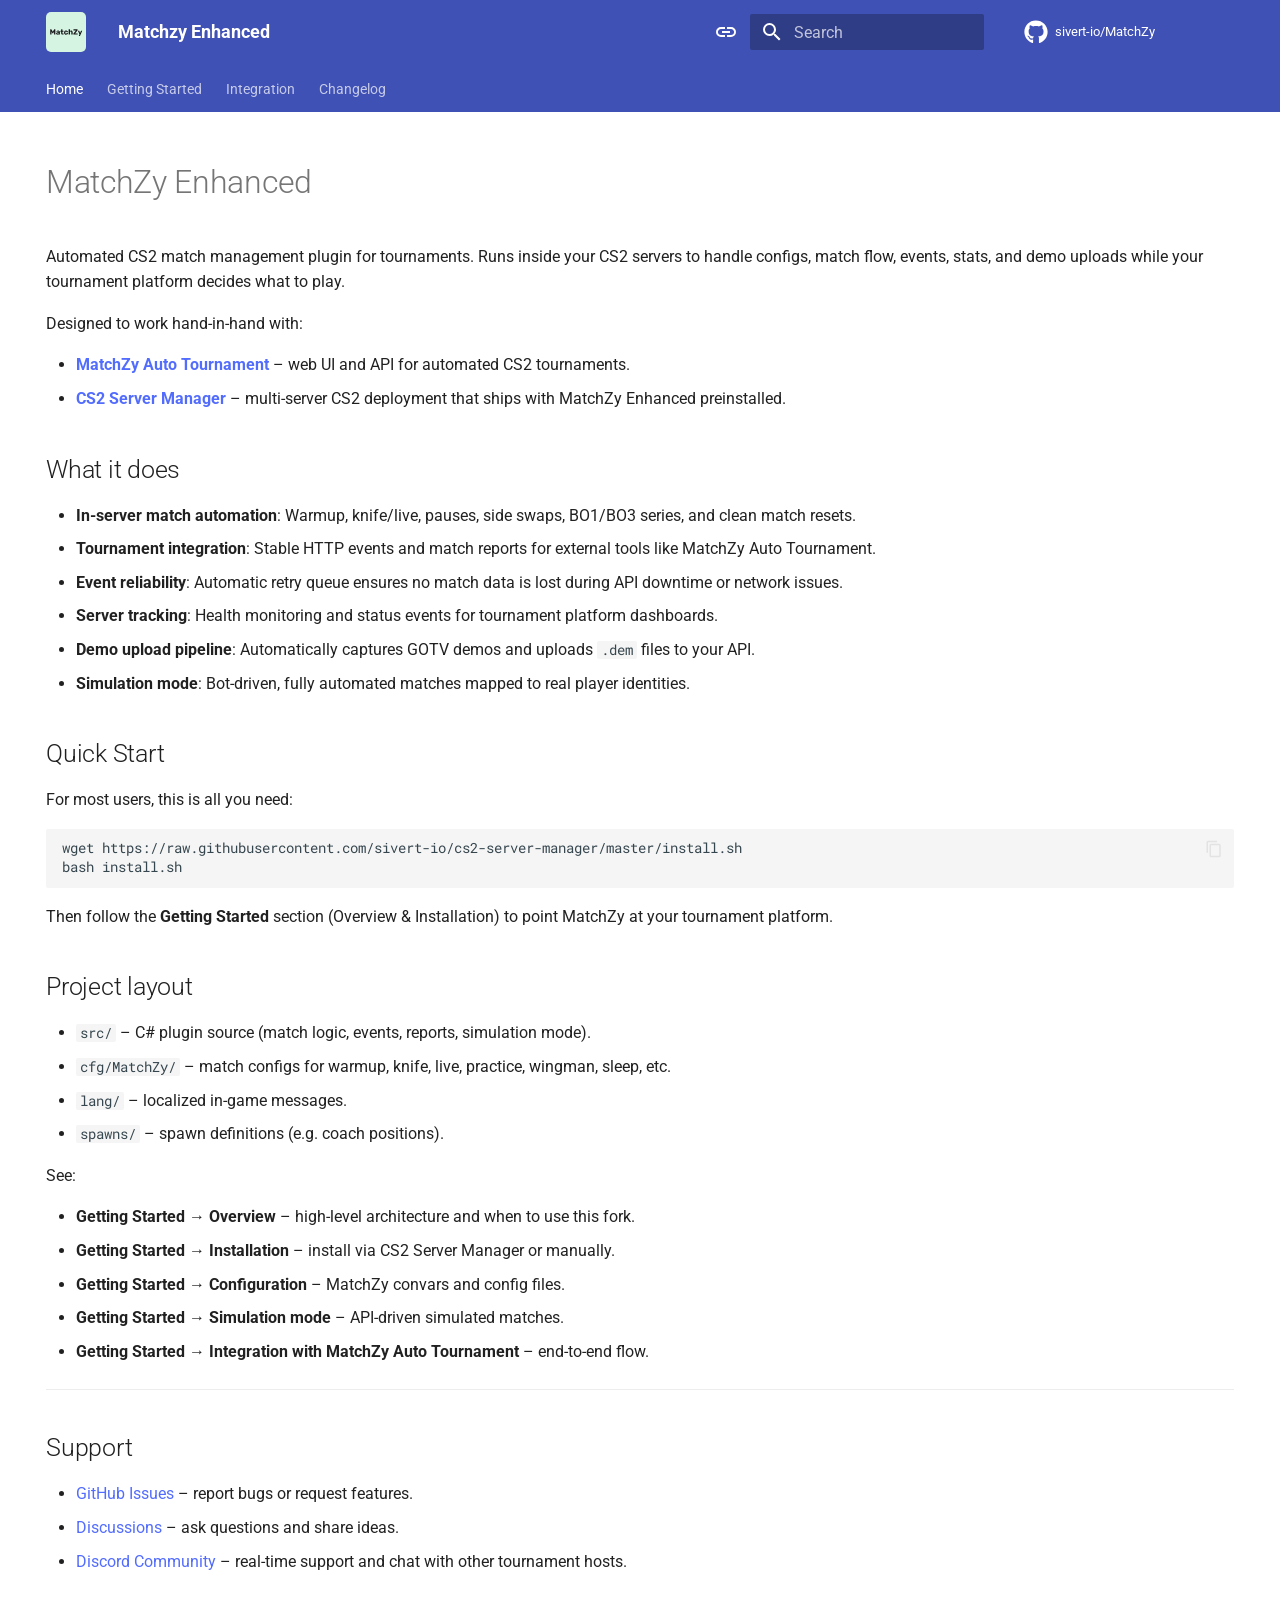
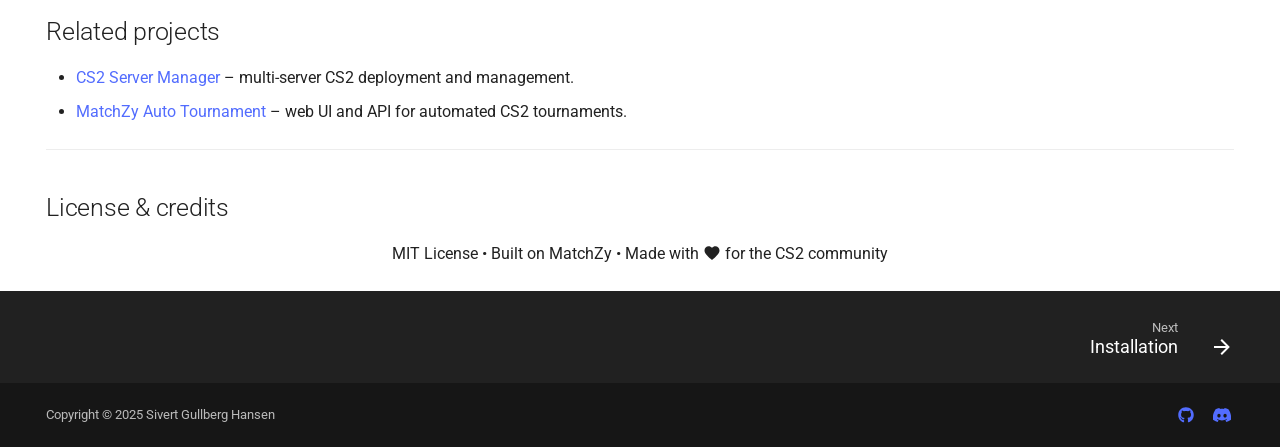
<file: index.html>
<!DOCTYPE html><html lang="en" class="no-js"><head>
    
      <meta charset="utf-8">
      <meta name="viewport" content="width=device-width,initial-scale=1">
      
        <meta name="description" content="Matchzy Enhanced — an enhanced CS2 MatchZy plugin tailored for tournament automation with MatchZy Auto Tournament.
">
      
      
        <meta name="author" content="Sivert Gullberg Hansen">
      
      
        <link rel="canonical" href="https://me.sivert.io/">
      
      
      
        <link rel="next" href="installation/">
      
      
        
      
      
      <link rel="icon" href="icon.svg">
      <meta name="generator" content="mkdocs-1.6.1, mkdocs-material-9.7.1">
    
    
      
        <title>MatchZy Enhanced - Matchzy Enhanced</title>
      
    
    
      <link rel="stylesheet" href="assets/stylesheets/main.484c7ddc.min.css">
      
        
        <link rel="stylesheet" href="assets/stylesheets/palette.ab4e12ef.min.css">
      
      


    
    
      
    
    
      
        
        
        <link rel="preconnect" href="https://fonts.gstatic.com" crossorigin>
        <link rel="stylesheet" href="https://fonts.googleapis.com/css?family=Roboto:300,300i,400,400i,700,700i%7CRoboto+Mono:400,400i,700,700i&amp;display=fallback">
        <style>:root{--md-text-font:"Roboto";--md-code-font:"Roboto Mono"}</style>
      
    
    
      <link rel="stylesheet" href="stylesheets/extra.css">
    
    <script>__md_scope=new URL(".",location),__md_hash=e=>[...e].reduce(((e,_)=>(e<<5)-e+_.charCodeAt(0)),0),__md_get=(e,_=localStorage,t=__md_scope)=>JSON.parse(_.getItem(t.pathname+"."+e)),__md_set=(e,_,t=localStorage,a=__md_scope)=>{try{t.setItem(a.pathname+"."+e,JSON.stringify(_))}catch(e){}}</script>
    
      

    
    
  <link href="assets/stylesheets/glightbox.min.css" rel="stylesheet"><script src="assets/javascripts/glightbox.min.js"></script><style id="glightbox-style">
            html.glightbox-open { overflow: initial; height: 100%; }
            .gslide-title { margin-top: 0px; user-select: text; }
            .gslide-desc { color: #666; user-select: text; }
            .gslide-image img { background: white; }
            .gscrollbar-fixer { padding-right: 15px; }
            .gdesc-inner { font-size: 0.75rem; }
            body[data-md-color-scheme="slate"] .gdesc-inner { background: var(--md-default-bg-color); }
            body[data-md-color-scheme="slate"] .gslide-title { color: var(--md-default-fg-color); }
            body[data-md-color-scheme="slate"] .gslide-desc { color: var(--md-default-fg-color); }
        </style></head>
  
  
    
    
      
    
    
    
    
    <body dir="ltr" data-md-color-scheme="default" data-md-color-primary="indigo" data-md-color-accent="indigo">
  
    
    <input class="md-toggle" data-md-toggle="drawer" type="checkbox" id="__drawer" autocomplete="off">
    <input class="md-toggle" data-md-toggle="search" type="checkbox" id="__search" autocomplete="off">
    <label class="md-overlay" for="__drawer"></label>
    <div data-md-component="skip">
      
        
        <a href="#matchzy-enhanced" class="md-skip">
          Skip to content
        </a>
      
    </div>
    <div data-md-component="announce">
      
    </div>
    
    
      

<header class="md-header" data-md-component="header">
  <nav class="md-header__inner md-grid" aria-label="Header">
    <a href="." title="Matchzy Enhanced" class="md-header__button md-logo" aria-label="Matchzy Enhanced" data-md-component="logo">
      
  <img src="icon.svg" alt="logo">

    </a>
    <label class="md-header__button md-icon" for="__drawer">
      
      <svg xmlns="http://www.w3.org/2000/svg" viewBox="0 0 24 24"><path d="M3 6h18v2H3zm0 5h18v2H3zm0 5h18v2H3z"></path></svg>
    </label>
    <div class="md-header__title" data-md-component="header-title">
      <div class="md-header__ellipsis">
        <div class="md-header__topic">
          <span class="md-ellipsis">
            Matchzy Enhanced
          </span>
        </div>
        <div class="md-header__topic" data-md-component="header-topic">
          <span class="md-ellipsis">
            
              MatchZy Enhanced
            
          </span>
        </div>
      </div>
    </div>
    
      
        <form class="md-header__option" data-md-component="palette">
  
    
    
    
    <input class="md-option" data-md-color-media="(prefers-color-scheme)" data-md-color-scheme="default" data-md-color-primary="indigo" data-md-color-accent="indigo" aria-label="Switch to light mode" type="radio" name="__palette" id="__palette_0">
    
      <label class="md-header__button md-icon" title="Switch to light mode" for="__palette_1" hidden>
        <svg xmlns="http://www.w3.org/2000/svg" viewBox="0 0 24 24"><path d="M3.9 12c0-1.71 1.39-3.1 3.1-3.1h4V7H7a5 5 0 0 0-5 5 5 5 0 0 0 5 5h4v-1.9H7c-1.71 0-3.1-1.39-3.1-3.1M8 13h8v-2H8zm9-6h-4v1.9h4c1.71 0 3.1 1.39 3.1 3.1s-1.39 3.1-3.1 3.1h-4V17h4a5 5 0 0 0 5-5 5 5 0 0 0-5-5"></path></svg>
      </label>
    
  
    
    
    
    <input class="md-option" data-md-color-media="(prefers-color-scheme: light)" data-md-color-scheme="default" data-md-color-primary="indigo" data-md-color-accent="indigo" aria-label="Switch to dark mode" type="radio" name="__palette" id="__palette_1">
    
      <label class="md-header__button md-icon" title="Switch to dark mode" for="__palette_2" hidden>
        <svg xmlns="http://www.w3.org/2000/svg" viewBox="0 0 24 24"><path d="M17 7H7a5 5 0 0 0-5 5 5 5 0 0 0 5 5h10a5 5 0 0 0 5-5 5 5 0 0 0-5-5m0 8a3 3 0 0 1-3-3 3 3 0 0 1 3-3 3 3 0 0 1 3 3 3 3 0 0 1-3 3"></path></svg>
      </label>
    
  
    
    
    
    <input class="md-option" data-md-color-media="(prefers-color-scheme: dark)" data-md-color-scheme="slate" data-md-color-primary="indigo" data-md-color-accent="indigo" aria-label="Switch to system preference" type="radio" name="__palette" id="__palette_2">
    
      <label class="md-header__button md-icon" title="Switch to system preference" for="__palette_0" hidden>
        <svg xmlns="http://www.w3.org/2000/svg" viewBox="0 0 24 24"><path d="M17 6H7c-3.31 0-6 2.69-6 6s2.69 6 6 6h10c3.31 0 6-2.69 6-6s-2.69-6-6-6m0 10H7c-2.21 0-4-1.79-4-4s1.79-4 4-4h10c2.21 0 4 1.79 4 4s-1.79 4-4 4M7 9c-1.66 0-3 1.34-3 3s1.34 3 3 3 3-1.34 3-3-1.34-3-3-3"></path></svg>
      </label>
    
  
</form>
      
    
    
      <script>var palette=__md_get("__palette");if(palette&&palette.color){if("(prefers-color-scheme)"===palette.color.media){var media=matchMedia("(prefers-color-scheme: light)"),input=document.querySelector(media.matches?"[data-md-color-media='(prefers-color-scheme: light)']":"[data-md-color-media='(prefers-color-scheme: dark)']");palette.color.media=input.getAttribute("data-md-color-media"),palette.color.scheme=input.getAttribute("data-md-color-scheme"),palette.color.primary=input.getAttribute("data-md-color-primary"),palette.color.accent=input.getAttribute("data-md-color-accent")}for(var[key,value]of Object.entries(palette.color))document.body.setAttribute("data-md-color-"+key,value)}</script>
    
    
    
      
      
        <label class="md-header__button md-icon" for="__search">
          
          <svg xmlns="http://www.w3.org/2000/svg" viewBox="0 0 24 24"><path d="M9.5 3A6.5 6.5 0 0 1 16 9.5c0 1.61-.59 3.09-1.56 4.23l.27.27h.79l5 5-1.5 1.5-5-5v-.79l-.27-.27A6.52 6.52 0 0 1 9.5 16 6.5 6.5 0 0 1 3 9.5 6.5 6.5 0 0 1 9.5 3m0 2C7 5 5 7 5 9.5S7 14 9.5 14 14 12 14 9.5 12 5 9.5 5"></path></svg>
        </label>
        <div class="md-search" data-md-component="search" role="dialog">
  <label class="md-search__overlay" for="__search"></label>
  <div class="md-search__inner" role="search">
    <form class="md-search__form" name="search">
      <input type="text" class="md-search__input" name="query" aria-label="Search" placeholder="Search" autocapitalize="off" autocorrect="off" autocomplete="off" spellcheck="false" data-md-component="search-query" required>
      <label class="md-search__icon md-icon" for="__search">
        
        <svg xmlns="http://www.w3.org/2000/svg" viewBox="0 0 24 24"><path d="M9.5 3A6.5 6.5 0 0 1 16 9.5c0 1.61-.59 3.09-1.56 4.23l.27.27h.79l5 5-1.5 1.5-5-5v-.79l-.27-.27A6.52 6.52 0 0 1 9.5 16 6.5 6.5 0 0 1 3 9.5 6.5 6.5 0 0 1 9.5 3m0 2C7 5 5 7 5 9.5S7 14 9.5 14 14 12 14 9.5 12 5 9.5 5"></path></svg>
        
        <svg xmlns="http://www.w3.org/2000/svg" viewBox="0 0 24 24"><path d="M20 11v2H8l5.5 5.5-1.42 1.42L4.16 12l7.92-7.92L13.5 5.5 8 11z"></path></svg>
      </label>
      <nav class="md-search__options" aria-label="Search">
        
          <a href="javascript:void(0)" class="md-search__icon md-icon" title="Share" aria-label="Share" data-clipboard data-clipboard-text="" data-md-component="search-share" tabindex="-1">
            
            <svg xmlns="http://www.w3.org/2000/svg" viewBox="0 0 24 24"><path d="M18 16.08c-.76 0-1.44.3-1.96.77L8.91 12.7c.05-.23.09-.46.09-.7s-.04-.47-.09-.7l7.05-4.11c.54.5 1.25.81 2.04.81a3 3 0 0 0 3-3 3 3 0 0 0-3-3 3 3 0 0 0-3 3c0 .24.04.47.09.7L8.04 9.81C7.5 9.31 6.79 9 6 9a3 3 0 0 0-3 3 3 3 0 0 0 3 3c.79 0 1.5-.31 2.04-.81l7.12 4.15c-.05.21-.08.43-.08.66 0 1.61 1.31 2.91 2.92 2.91s2.92-1.3 2.92-2.91A2.92 2.92 0 0 0 18 16.08"></path></svg>
          </a>
        
        <button type="reset" class="md-search__icon md-icon" title="Clear" aria-label="Clear" tabindex="-1">
          
          <svg xmlns="http://www.w3.org/2000/svg" viewBox="0 0 24 24"><path d="M19 6.41 17.59 5 12 10.59 6.41 5 5 6.41 10.59 12 5 17.59 6.41 19 12 13.41 17.59 19 19 17.59 13.41 12z"></path></svg>
        </button>
      </nav>
      
        <div class="md-search__suggest" data-md-component="search-suggest"></div>
      
    </form>
    <div class="md-search__output">
      <div class="md-search__scrollwrap" tabindex="0" data-md-scrollfix>
        <div class="md-search-result" data-md-component="search-result">
          <div class="md-search-result__meta">
            Initializing search
          </div>
          <ol class="md-search-result__list" role="presentation"></ol>
        </div>
      </div>
    </div>
  </div>
</div>
      
    
    
      <div class="md-header__source">
        <a href="https://github.com/sivert-io/MatchZy" title="Go to repository" class="md-source" data-md-component="source">
  <div class="md-source__icon md-icon">
    
    <svg xmlns="http://www.w3.org/2000/svg" viewBox="0 0 512 512"><!--! Font Awesome Free 7.1.0 by @fontawesome - https://fontawesome.com License - https://fontawesome.com/license/free (Icons: CC BY 4.0, Fonts: SIL OFL 1.1, Code: MIT License) Copyright 2025 Fonticons, Inc.--><path d="M173.9 397.4c0 2-2.3 3.6-5.2 3.6-3.3.3-5.6-1.3-5.6-3.6 0-2 2.3-3.6 5.2-3.6 3-.3 5.6 1.3 5.6 3.6m-31.1-4.5c-.7 2 1.3 4.3 4.3 4.9 2.6 1 5.6 0 6.2-2s-1.3-4.3-4.3-5.2c-2.6-.7-5.5.3-6.2 2.3m44.2-1.7c-2.9.7-4.9 2.6-4.6 4.9.3 2 2.9 3.3 5.9 2.6 2.9-.7 4.9-2.6 4.6-4.6-.3-1.9-3-3.2-5.9-2.9M252.8 8C114.1 8 8 113.3 8 252c0 110.9 69.8 205.8 169.5 239.2 12.8 2.3 17.3-5.6 17.3-12.1 0-6.2-.3-40.4-.3-61.4 0 0-70 15-84.7-29.8 0 0-11.4-29.1-27.8-36.6 0 0-22.9-15.7 1.6-15.4 0 0 24.9 2 38.6 25.8 21.9 38.6 58.6 27.5 72.9 20.9 2.3-16 8.8-27.1 16-33.7-55.9-6.2-112.3-14.3-112.3-110.5 0-27.5 7.6-41.3 23.6-58.9-2.6-6.5-11.1-33.3 2.6-67.9 20.9-6.5 69 27 69 27 20-5.6 41.5-8.5 62.8-8.5s42.8 2.9 62.8 8.5c0 0 48.1-33.6 69-27 13.7 34.7 5.2 61.4 2.6 67.9 16 17.7 25.8 31.5 25.8 58.9 0 96.5-58.9 104.2-114.8 110.5 9.2 7.9 17 22.9 17 46.4 0 33.7-.3 75.4-.3 83.6 0 6.5 4.6 14.4 17.3 12.1C436.2 457.8 504 362.9 504 252 504 113.3 391.5 8 252.8 8M105.2 352.9c-1.3 1-1 3.3.7 5.2 1.6 1.6 3.9 2.3 5.2 1 1.3-1 1-3.3-.7-5.2-1.6-1.6-3.9-2.3-5.2-1m-10.8-8.1c-.7 1.3.3 2.9 2.3 3.9 1.6 1 3.6.7 4.3-.7.7-1.3-.3-2.9-2.3-3.9-2-.6-3.6-.3-4.3.7m32.4 35.6c-1.6 1.3-1 4.3 1.3 6.2 2.3 2.3 5.2 2.6 6.5 1 1.3-1.3.7-4.3-1.3-6.2-2.2-2.3-5.2-2.6-6.5-1m-11.4-14.7c-1.6 1-1.6 3.6 0 5.9s4.3 3.3 5.6 2.3c1.6-1.3 1.6-3.9 0-6.2-1.4-2.3-4-3.3-5.6-2"></path></svg>
  </div>
  <div class="md-source__repository">
    sivert-io/MatchZy
  </div>
</a>
      </div>
    
  </nav>
  
</header>
    
    <div class="md-container" data-md-component="container">
      
      
        
          
            
<nav class="md-tabs" aria-label="Tabs" data-md-component="tabs">
  <div class="md-grid">
    <ul class="md-tabs__list">
      
        
  
  
  
    
  
  
    <li class="md-tabs__item md-tabs__item--active">
      <a href="." class="md-tabs__link">
        
  
  
    
  
  Home

      </a>
    </li>
  

      
        
  
  
  
  
    
    
      <li class="md-tabs__item">
        <a href="installation/" class="md-tabs__link">
          
  
  
    
  
  Getting Started

        </a>
      </li>
    
  

      
        
  
  
  
  
    
    
      <li class="md-tabs__item">
        <a href="integration/" class="md-tabs__link">
          
  
  
    
  
  Integration

        </a>
      </li>
    
  

      
        
  
  
  
  
    <li class="md-tabs__item">
      <a href="CHANGELOG/" class="md-tabs__link">
        
  
  
    
  
  Changelog

      </a>
    </li>
  

      
    </ul>
  </div>
</nav>
          
        
      
      <main class="md-main" data-md-component="main">
        <div class="md-main__inner md-grid">
          
            
              
                
              
              <div class="md-sidebar md-sidebar--primary" data-md-component="sidebar" data-md-type="navigation" hidden>
                <div class="md-sidebar__scrollwrap">
                  <div class="md-sidebar__inner">
                    


  


<nav class="md-nav md-nav--primary md-nav--lifted" aria-label="Navigation" data-md-level="0">
  <label class="md-nav__title" for="__drawer">
    <a href="." title="Matchzy Enhanced" class="md-nav__button md-logo" aria-label="Matchzy Enhanced" data-md-component="logo">
      
  <img src="icon.svg" alt="logo">

    </a>
    Matchzy Enhanced
  </label>
  
    <div class="md-nav__source">
      <a href="https://github.com/sivert-io/MatchZy" title="Go to repository" class="md-source" data-md-component="source">
  <div class="md-source__icon md-icon">
    
    <svg xmlns="http://www.w3.org/2000/svg" viewBox="0 0 512 512"><!--! Font Awesome Free 7.1.0 by @fontawesome - https://fontawesome.com License - https://fontawesome.com/license/free (Icons: CC BY 4.0, Fonts: SIL OFL 1.1, Code: MIT License) Copyright 2025 Fonticons, Inc.--><path d="M173.9 397.4c0 2-2.3 3.6-5.2 3.6-3.3.3-5.6-1.3-5.6-3.6 0-2 2.3-3.6 5.2-3.6 3-.3 5.6 1.3 5.6 3.6m-31.1-4.5c-.7 2 1.3 4.3 4.3 4.9 2.6 1 5.6 0 6.2-2s-1.3-4.3-4.3-5.2c-2.6-.7-5.5.3-6.2 2.3m44.2-1.7c-2.9.7-4.9 2.6-4.6 4.9.3 2 2.9 3.3 5.9 2.6 2.9-.7 4.9-2.6 4.6-4.6-.3-1.9-3-3.2-5.9-2.9M252.8 8C114.1 8 8 113.3 8 252c0 110.9 69.8 205.8 169.5 239.2 12.8 2.3 17.3-5.6 17.3-12.1 0-6.2-.3-40.4-.3-61.4 0 0-70 15-84.7-29.8 0 0-11.4-29.1-27.8-36.6 0 0-22.9-15.7 1.6-15.4 0 0 24.9 2 38.6 25.8 21.9 38.6 58.6 27.5 72.9 20.9 2.3-16 8.8-27.1 16-33.7-55.9-6.2-112.3-14.3-112.3-110.5 0-27.5 7.6-41.3 23.6-58.9-2.6-6.5-11.1-33.3 2.6-67.9 20.9-6.5 69 27 69 27 20-5.6 41.5-8.5 62.8-8.5s42.8 2.9 62.8 8.5c0 0 48.1-33.6 69-27 13.7 34.7 5.2 61.4 2.6 67.9 16 17.7 25.8 31.5 25.8 58.9 0 96.5-58.9 104.2-114.8 110.5 9.2 7.9 17 22.9 17 46.4 0 33.7-.3 75.4-.3 83.6 0 6.5 4.6 14.4 17.3 12.1C436.2 457.8 504 362.9 504 252 504 113.3 391.5 8 252.8 8M105.2 352.9c-1.3 1-1 3.3.7 5.2 1.6 1.6 3.9 2.3 5.2 1 1.3-1 1-3.3-.7-5.2-1.6-1.6-3.9-2.3-5.2-1m-10.8-8.1c-.7 1.3.3 2.9 2.3 3.9 1.6 1 3.6.7 4.3-.7.7-1.3-.3-2.9-2.3-3.9-2-.6-3.6-.3-4.3.7m32.4 35.6c-1.6 1.3-1 4.3 1.3 6.2 2.3 2.3 5.2 2.6 6.5 1 1.3-1.3.7-4.3-1.3-6.2-2.2-2.3-5.2-2.6-6.5-1m-11.4-14.7c-1.6 1-1.6 3.6 0 5.9s4.3 3.3 5.6 2.3c1.6-1.3 1.6-3.9 0-6.2-1.4-2.3-4-3.3-5.6-2"></path></svg>
  </div>
  <div class="md-source__repository">
    sivert-io/MatchZy
  </div>
</a>
    </div>
  
  <ul class="md-nav__list" data-md-scrollfix>
    
      
      
  
  
    
  
  
  
    <li class="md-nav__item md-nav__item--active">
      
      <input class="md-nav__toggle md-toggle" type="checkbox" id="__toc">
      
      
        
      
      
        <label class="md-nav__link md-nav__link--active" for="__toc">
          
  
  
  <span class="md-ellipsis">
    
  
    Home
  

    
  </span>
  
  

          <span class="md-nav__icon md-icon"></span>
        </label>
      
      <a href="." class="md-nav__link md-nav__link--active">
        
  
  
  <span class="md-ellipsis">
    
  
    Home
  

    
  </span>
  
  

      </a>
      
        

<nav class="md-nav md-nav--secondary" aria-label="Table of contents">
  
  
  
    
  
  
    <label class="md-nav__title" for="__toc">
      <span class="md-nav__icon md-icon"></span>
      Table of contents
    </label>
    <ul class="md-nav__list" data-md-component="toc" data-md-scrollfix>
      
        <li class="md-nav__item">
  <a href="#what-it-does" class="md-nav__link">
    <span class="md-ellipsis">
      
        What it does
      
    </span>
  </a>
  
</li>
      
        <li class="md-nav__item">
  <a href="#quick-start" class="md-nav__link">
    <span class="md-ellipsis">
      
        Quick Start
      
    </span>
  </a>
  
</li>
      
        <li class="md-nav__item">
  <a href="#project-layout" class="md-nav__link">
    <span class="md-ellipsis">
      
        Project layout
      
    </span>
  </a>
  
</li>
      
        <li class="md-nav__item">
  <a href="#support" class="md-nav__link">
    <span class="md-ellipsis">
      
        Support
      
    </span>
  </a>
  
</li>
      
        <li class="md-nav__item">
  <a href="#related-projects" class="md-nav__link">
    <span class="md-ellipsis">
      
        Related projects
      
    </span>
  </a>
  
</li>
      
        <li class="md-nav__item">
  <a href="#license-credits" class="md-nav__link">
    <span class="md-ellipsis">
      
        License &amp; credits
      
    </span>
  </a>
  
</li>
      
    </ul>
  
</nav>
      
    </li>
  

    
      
      
  
  
  
  
    
    
      
        
      
        
      
        
      
        
      
    
    
    
      
      
        
      
    
    
    <li class="md-nav__item md-nav__item--nested">
      
        
        
        <input class="md-nav__toggle md-toggle " type="checkbox" id="__nav_2">
        
          
          <label class="md-nav__link" for="__nav_2" id="__nav_2_label" tabindex="0">
            
  
  
  <span class="md-ellipsis">
    
  
    Getting Started
  

    
  </span>
  
  

            <span class="md-nav__icon md-icon"></span>
          </label>
        
        <nav class="md-nav" data-md-level="1" aria-labelledby="__nav_2_label" aria-expanded="false">
          <label class="md-nav__title" for="__nav_2">
            <span class="md-nav__icon md-icon"></span>
            
  
    Getting Started
  

          </label>
          <ul class="md-nav__list" data-md-scrollfix>
            
              
                
  
  
  
  
    <li class="md-nav__item">
      <a href="installation/" class="md-nav__link">
        
  
  
  <span class="md-ellipsis">
    
  
    Installation
  

    
  </span>
  
  

      </a>
    </li>
  

              
            
              
                
  
  
  
  
    <li class="md-nav__item">
      <a href="configuration/" class="md-nav__link">
        
  
  
  <span class="md-ellipsis">
    
  
    Configuration
  

    
  </span>
  
  

      </a>
    </li>
  

              
            
              
                
  
  
  
  
    <li class="md-nav__item">
      <a href="commands/" class="md-nav__link">
        
  
  
  <span class="md-ellipsis">
    
  
    Commands
  

    
  </span>
  
  

      </a>
    </li>
  

              
            
              
                
  
  
  
  
    <li class="md-nav__item">
      <a href="center-notifications/" class="md-nav__link">
        
  
  
  <span class="md-ellipsis">
    
  
    Center Notifications
  

    
  </span>
  
  

      </a>
    </li>
  

              
            
          </ul>
        </nav>
      
    </li>
  

    
      
      
  
  
  
  
    
    
      
        
      
        
      
    
    
    
      
      
        
      
    
    
    <li class="md-nav__item md-nav__item--nested">
      
        
        
        <input class="md-nav__toggle md-toggle " type="checkbox" id="__nav_3">
        
          
          <label class="md-nav__link" for="__nav_3" id="__nav_3_label" tabindex="0">
            
  
  
  <span class="md-ellipsis">
    
  
    Integration
  

    
  </span>
  
  

            <span class="md-nav__icon md-icon"></span>
          </label>
        
        <nav class="md-nav" data-md-level="1" aria-labelledby="__nav_3_label" aria-expanded="false">
          <label class="md-nav__title" for="__nav_3">
            <span class="md-nav__icon md-icon"></span>
            
  
    Integration
  

          </label>
          <ul class="md-nav__list" data-md-scrollfix>
            
              
                
  
  
  
  
    <li class="md-nav__item">
      <a href="integration/" class="md-nav__link">
        
  
  
  <span class="md-ellipsis">
    
  
    Platform Integration
  

    
  </span>
  
  

      </a>
    </li>
  

              
            
              
                
  
  
  
  
    <li class="md-nav__item">
      <a href="LLM_QUICK_REFERENCE/" class="md-nav__link">
        
  
  
  <span class="md-ellipsis">
    
  
    LLM Quick Reference
  

    
  </span>
  
  

      </a>
    </li>
  

              
            
          </ul>
        </nav>
      
    </li>
  

    
      
      
  
  
  
  
    <li class="md-nav__item">
      <a href="CHANGELOG/" class="md-nav__link">
        
  
  
  <span class="md-ellipsis">
    
  
    Changelog
  

    
  </span>
  
  

      </a>
    </li>
  

    
  </ul>
</nav>
                  </div>
                </div>
              </div>
            
            
              
                
              
              <div class="md-sidebar md-sidebar--secondary" data-md-component="sidebar" data-md-type="toc" hidden>
                <div class="md-sidebar__scrollwrap">
                  <div class="md-sidebar__inner">
                    

<nav class="md-nav md-nav--secondary" aria-label="Table of contents">
  
  
  
    
  
  
    <label class="md-nav__title" for="__toc">
      <span class="md-nav__icon md-icon"></span>
      Table of contents
    </label>
    <ul class="md-nav__list" data-md-component="toc" data-md-scrollfix>
      
        <li class="md-nav__item">
  <a href="#what-it-does" class="md-nav__link">
    <span class="md-ellipsis">
      
        What it does
      
    </span>
  </a>
  
</li>
      
        <li class="md-nav__item">
  <a href="#quick-start" class="md-nav__link">
    <span class="md-ellipsis">
      
        Quick Start
      
    </span>
  </a>
  
</li>
      
        <li class="md-nav__item">
  <a href="#project-layout" class="md-nav__link">
    <span class="md-ellipsis">
      
        Project layout
      
    </span>
  </a>
  
</li>
      
        <li class="md-nav__item">
  <a href="#support" class="md-nav__link">
    <span class="md-ellipsis">
      
        Support
      
    </span>
  </a>
  
</li>
      
        <li class="md-nav__item">
  <a href="#related-projects" class="md-nav__link">
    <span class="md-ellipsis">
      
        Related projects
      
    </span>
  </a>
  
</li>
      
        <li class="md-nav__item">
  <a href="#license-credits" class="md-nav__link">
    <span class="md-ellipsis">
      
        License &amp; credits
      
    </span>
  </a>
  
</li>
      
    </ul>
  
</nav>
                  </div>
                </div>
              </div>
            
          
          
            <div class="md-content" data-md-component="content">
              
              <article class="md-content__inner md-typeset">
                
                  
  



  
  


<h1 id="matchzy-enhanced">MatchZy Enhanced<a class="headerlink" href="#matchzy-enhanced" title="Permanent link">¶</a></h1>
<p>Automated CS2 match management plugin for tournaments. Runs inside your CS2 servers to handle configs, match flow, events, stats, and demo uploads while your tournament platform decides what to play.</p>
<p>Designed to work hand-in-hand with:</p>
<ul>
<li><strong><a href="https://mat.sivert.io">MatchZy Auto Tournament</a></strong> – web UI and API for automated CS2 tournaments.</li>
<li><strong><a href="https://csm.sivert.io/">CS2 Server Manager</a></strong> – multi-server CS2 deployment that ships with MatchZy Enhanced preinstalled.</li>
</ul>
<h2 id="what-it-does">What it does<a class="headerlink" href="#what-it-does" title="Permanent link">¶</a></h2>
<ul>
<li><strong>In-server match automation</strong>: Warmup, knife/live, pauses, side swaps, BO1/BO3 series, and clean match resets.</li>
<li><strong>Tournament integration</strong>: Stable HTTP events and match reports for external tools like MatchZy Auto Tournament.</li>
<li><strong>Event reliability</strong>: Automatic retry queue ensures no match data is lost during API downtime or network issues.</li>
<li><strong>Server tracking</strong>: Health monitoring and status events for tournament platform dashboards.</li>
<li><strong>Demo upload pipeline</strong>: Automatically captures GOTV demos and uploads <code>.dem</code> files to your API.</li>
<li><strong>Simulation mode</strong>: Bot-driven, fully automated matches mapped to real player identities.</li>
</ul>
<h2 id="quick-start">Quick Start<a class="headerlink" href="#quick-start" title="Permanent link">¶</a></h2>
<p>For most users, this is all you need:</p>
<div class="language-bash highlight"><pre><span></span><code><span id="__span-0-1"><a id="__codelineno-0-1" name="__codelineno-0-1" href="#__codelineno-0-1"></a>wget<span class="w"> </span>https://raw.githubusercontent.com/sivert-io/cs2-server-manager/master/install.sh
</span><span id="__span-0-2"><a id="__codelineno-0-2" name="__codelineno-0-2" href="#__codelineno-0-2"></a>bash<span class="w"> </span>install.sh
</span></code></pre></div>
<p>Then follow the <strong>Getting Started</strong> section (Overview &amp; Installation) to point MatchZy at your tournament platform.</p>
<h2 id="project-layout">Project layout<a class="headerlink" href="#project-layout" title="Permanent link">¶</a></h2>
<ul>
<li><code>src/</code> – C# plugin source (match logic, events, reports, simulation mode).</li>
<li><code>cfg/MatchZy/</code> – match configs for warmup, knife, live, practice, wingman, sleep, etc.</li>
<li><code>lang/</code> – localized in-game messages.</li>
<li><code>spawns/</code> – spawn definitions (e.g. coach positions).</li>
</ul>
<p>See:</p>
<ul>
<li><strong>Getting Started → Overview</strong> – high-level architecture and when to use this fork.</li>
<li><strong>Getting Started → Installation</strong> – install via CS2 Server Manager or manually.</li>
<li><strong>Getting Started → Configuration</strong> – MatchZy convars and config files.</li>
<li><strong>Getting Started → Simulation mode</strong> – API-driven simulated matches.</li>
<li><strong>Getting Started → Integration with MatchZy Auto Tournament</strong> – end-to-end flow.</li>
</ul>
<hr>
<h2 id="support">Support<a class="headerlink" href="#support" title="Permanent link">¶</a></h2>
<ul>
<li><a href="https://github.com/sivert-io/matchzy-auto-tournament/issues">GitHub Issues</a> – report bugs or request features.</li>
<li><a href="https://github.com/sivert-io/matchzy-auto-tournament/discussions">Discussions</a> – ask questions and share ideas.</li>
<li><a href="https://discord.gg/n7gHYau7aW">Discord Community</a> – real-time support and chat with other tournament hosts.</li>
</ul>
<h2 id="related-projects">Related projects<a class="headerlink" href="#related-projects" title="Permanent link">¶</a></h2>
<ul>
<li><a href="https://sivert-io.github.io/cs2-server-manager/">CS2 Server Manager</a> – multi-server CS2 deployment and management.</li>
<li><a href="https://mat.sivert.io">MatchZy Auto Tournament</a> – web UI and API for automated CS2 tournaments.</li>
</ul>
<hr>
<h2 id="license-credits">License &amp; credits<a class="headerlink" href="#license-credits" title="Permanent link">¶</a></h2>
<div align="center">
<p>MIT License • Built on MatchZy • Made with <span class="twemoji"><svg xmlns="http://www.w3.org/2000/svg" viewBox="0 0 24 24"><path d="m12 21.35-1.45-1.32C5.4 15.36 2 12.27 2 8.5 2 5.41 4.42 3 7.5 3c1.74 0 3.41.81 4.5 2.08C13.09 3.81 14.76 3 16.5 3 19.58 3 22 5.41 22 8.5c0 3.77-3.4 6.86-8.55 11.53z"></path></svg></span> for the CS2 community</p>
</div>







  
  




  



                
              </article>
            </div>
          
          
<script>var target=document.getElementById(location.hash.slice(1));target&&target.name&&(target.checked=target.name.startsWith("__tabbed_"))</script>
        </div>
        
          <button type="button" class="md-top md-icon" data-md-component="top" hidden>
  
  <svg xmlns="http://www.w3.org/2000/svg" viewBox="0 0 24 24"><path d="M13 20h-2V8l-5.5 5.5-1.42-1.42L12 4.16l7.92 7.92-1.42 1.42L13 8z"></path></svg>
  Back to top
</button>
        
      </main>
      
        <footer class="md-footer">
  
    
      
        
      
      <nav class="md-footer__inner md-grid" aria-label="Footer">
        
        
          
          <a href="installation/" class="md-footer__link md-footer__link--next" aria-label="Next: Installation">
            <div class="md-footer__title">
              <span class="md-footer__direction">
                Next
              </span>
              <div class="md-ellipsis">
                Installation
              </div>
            </div>
            <div class="md-footer__button md-icon">
              
              <svg xmlns="http://www.w3.org/2000/svg" viewBox="0 0 24 24"><path d="M4 11v2h12l-5.5 5.5 1.42 1.42L19.84 12l-7.92-7.92L10.5 5.5 16 11z"></path></svg>
            </div>
          </a>
        
      </nav>
    
  
  <div class="md-footer-meta md-typeset">
    <div class="md-footer-meta__inner md-grid">
      <div class="md-copyright">
  
    <div class="md-copyright__highlight">
      Copyright © 2025 Sivert Gullberg Hansen
    </div>
  
  
</div>
      
        
<div class="md-social">
  
    
    
    
    
      
      
    
    <a href="https://github.com/sivert-io/MatchZy" target="_blank" rel="noopener" title="github.com" class="md-social__link">
      <svg xmlns="http://www.w3.org/2000/svg" viewBox="0 0 512 512"><!--! Font Awesome Free 7.1.0 by @fontawesome - https://fontawesome.com License - https://fontawesome.com/license/free (Icons: CC BY 4.0, Fonts: SIL OFL 1.1, Code: MIT License) Copyright 2025 Fonticons, Inc.--><path d="M173.9 397.4c0 2-2.3 3.6-5.2 3.6-3.3.3-5.6-1.3-5.6-3.6 0-2 2.3-3.6 5.2-3.6 3-.3 5.6 1.3 5.6 3.6m-31.1-4.5c-.7 2 1.3 4.3 4.3 4.9 2.6 1 5.6 0 6.2-2s-1.3-4.3-4.3-5.2c-2.6-.7-5.5.3-6.2 2.3m44.2-1.7c-2.9.7-4.9 2.6-4.6 4.9.3 2 2.9 3.3 5.9 2.6 2.9-.7 4.9-2.6 4.6-4.6-.3-1.9-3-3.2-5.9-2.9M252.8 8C114.1 8 8 113.3 8 252c0 110.9 69.8 205.8 169.5 239.2 12.8 2.3 17.3-5.6 17.3-12.1 0-6.2-.3-40.4-.3-61.4 0 0-70 15-84.7-29.8 0 0-11.4-29.1-27.8-36.6 0 0-22.9-15.7 1.6-15.4 0 0 24.9 2 38.6 25.8 21.9 38.6 58.6 27.5 72.9 20.9 2.3-16 8.8-27.1 16-33.7-55.9-6.2-112.3-14.3-112.3-110.5 0-27.5 7.6-41.3 23.6-58.9-2.6-6.5-11.1-33.3 2.6-67.9 20.9-6.5 69 27 69 27 20-5.6 41.5-8.5 62.8-8.5s42.8 2.9 62.8 8.5c0 0 48.1-33.6 69-27 13.7 34.7 5.2 61.4 2.6 67.9 16 17.7 25.8 31.5 25.8 58.9 0 96.5-58.9 104.2-114.8 110.5 9.2 7.9 17 22.9 17 46.4 0 33.7-.3 75.4-.3 83.6 0 6.5 4.6 14.4 17.3 12.1C436.2 457.8 504 362.9 504 252 504 113.3 391.5 8 252.8 8M105.2 352.9c-1.3 1-1 3.3.7 5.2 1.6 1.6 3.9 2.3 5.2 1 1.3-1 1-3.3-.7-5.2-1.6-1.6-3.9-2.3-5.2-1m-10.8-8.1c-.7 1.3.3 2.9 2.3 3.9 1.6 1 3.6.7 4.3-.7.7-1.3-.3-2.9-2.3-3.9-2-.6-3.6-.3-4.3.7m32.4 35.6c-1.6 1.3-1 4.3 1.3 6.2 2.3 2.3 5.2 2.6 6.5 1 1.3-1.3.7-4.3-1.3-6.2-2.2-2.3-5.2-2.6-6.5-1m-11.4-14.7c-1.6 1-1.6 3.6 0 5.9s4.3 3.3 5.6 2.3c1.6-1.3 1.6-3.9 0-6.2-1.4-2.3-4-3.3-5.6-2"></path></svg>
    </a>
  
    
    
    
    
      
      
    
    <a href="https://discord.gg/n7gHYau7aW" target="_blank" rel="noopener" title="discord.gg" class="md-social__link">
      <svg xmlns="http://www.w3.org/2000/svg" viewBox="0 0 576 512"><!--! Font Awesome Free 7.1.0 by @fontawesome - https://fontawesome.com License - https://fontawesome.com/license/free (Icons: CC BY 4.0, Fonts: SIL OFL 1.1, Code: MIT License) Copyright 2025 Fonticons, Inc.--><path d="M492.5 69.8c-.2-.3-.4-.6-.8-.7-38.1-17.5-78.4-30-119.7-37.1-.4-.1-.8 0-1.1.1s-.6.4-.8.8c-5.5 9.9-10.5 20.2-14.9 30.6-44.6-6.8-89.9-6.8-134.4 0-4.5-10.5-9.5-20.7-15.1-30.6-.2-.3-.5-.6-.8-.8s-.7-.2-1.1-.2C162.5 39 122.2 51.5 84.1 69c-.3.1-.6.4-.8.7C7.1 183.5-13.8 294.6-3.6 404.2c0 .3.1.5.2.8s.3.4.5.6c44.4 32.9 94 58 146.8 74.2.4.1.8.1 1.1 0s.7-.4.9-.7c11.3-15.4 21.4-31.8 30-48.8.1-.2.2-.5.2-.8s0-.5-.1-.8-.2-.5-.4-.6-.4-.3-.7-.4c-15.8-6.1-31.2-13.4-45.9-21.9-.3-.2-.5-.4-.7-.6s-.3-.6-.3-.9 0-.6.2-.9.3-.5.6-.7c3.1-2.3 6.2-4.7 9.1-7.1.3-.2.6-.4.9-.4s.7 0 1 .1c96.2 43.9 200.4 43.9 295.5 0 .3-.1.7-.2 1-.2s.7.2.9.4c2.9 2.4 6 4.9 9.1 7.2.2.2.4.4.6.7s.2.6.2.9-.1.6-.3.9-.4.5-.6.6c-14.7 8.6-30 15.9-45.9 21.8-.2.1-.5.2-.7.4s-.3.4-.4.7-.1.5-.1.8.1.5.2.8c8.8 17 18.8 33.3 30 48.8.2.3.6.6.9.7s.8.1 1.1 0c52.9-16.2 102.6-41.3 147.1-74.2.2-.2.4-.4.5-.6s.2-.5.2-.8c12.3-126.8-20.5-236.9-86.9-334.5zm-302 267.7c-29 0-52.8-26.6-52.8-59.2s23.4-59.2 52.8-59.2c29.7 0 53.3 26.8 52.8 59.2 0 32.7-23.4 59.2-52.8 59.2m195.4 0c-29 0-52.8-26.6-52.8-59.2s23.4-59.2 52.8-59.2c29.7 0 53.3 26.8 52.8 59.2 0 32.7-23.2 59.2-52.8 59.2"></path></svg>
    </a>
  
</div>
      
    </div>
  </div>
</footer>
      
    </div>
    <div class="md-dialog" data-md-component="dialog">
      <div class="md-dialog__inner md-typeset"></div>
    </div>
    
    
    
      
      
      <script id="__config" type="application/json">{"annotate": null, "base": ".", "features": ["content.code.annotate", "content.code.copy", "content.tooltips", "navigation.footer", "navigation.indexes", "navigation.sections", "navigation.tabs", "navigation.top", "navigation.tracking", "search.highlight", "search.share", "search.suggest", "toc.follow"], "search": "assets/javascripts/workers/search.2c215733.min.js", "tags": null, "translations": {"clipboard.copied": "Copied to clipboard", "clipboard.copy": "Copy to clipboard", "search.result.more.one": "1 more on this page", "search.result.more.other": "# more on this page", "search.result.none": "No matching documents", "search.result.one": "1 matching document", "search.result.other": "# matching documents", "search.result.placeholder": "Type to start searching", "search.result.term.missing": "Missing", "select.version": "Select version"}, "version": null}</script>
    
    
      <script src="assets/javascripts/bundle.79ae519e.min.js"></script>
      
    
  
<script id="init-glightbox">const lightbox = GLightbox({"touchNavigation": true, "loop": false, "zoomable": true, "draggable": true, "openEffect": "zoom", "closeEffect": "zoom", "slideEffect": "slide"});
document$.subscribe(()=>{ lightbox.reload(); });
</script></body></html>
</file>
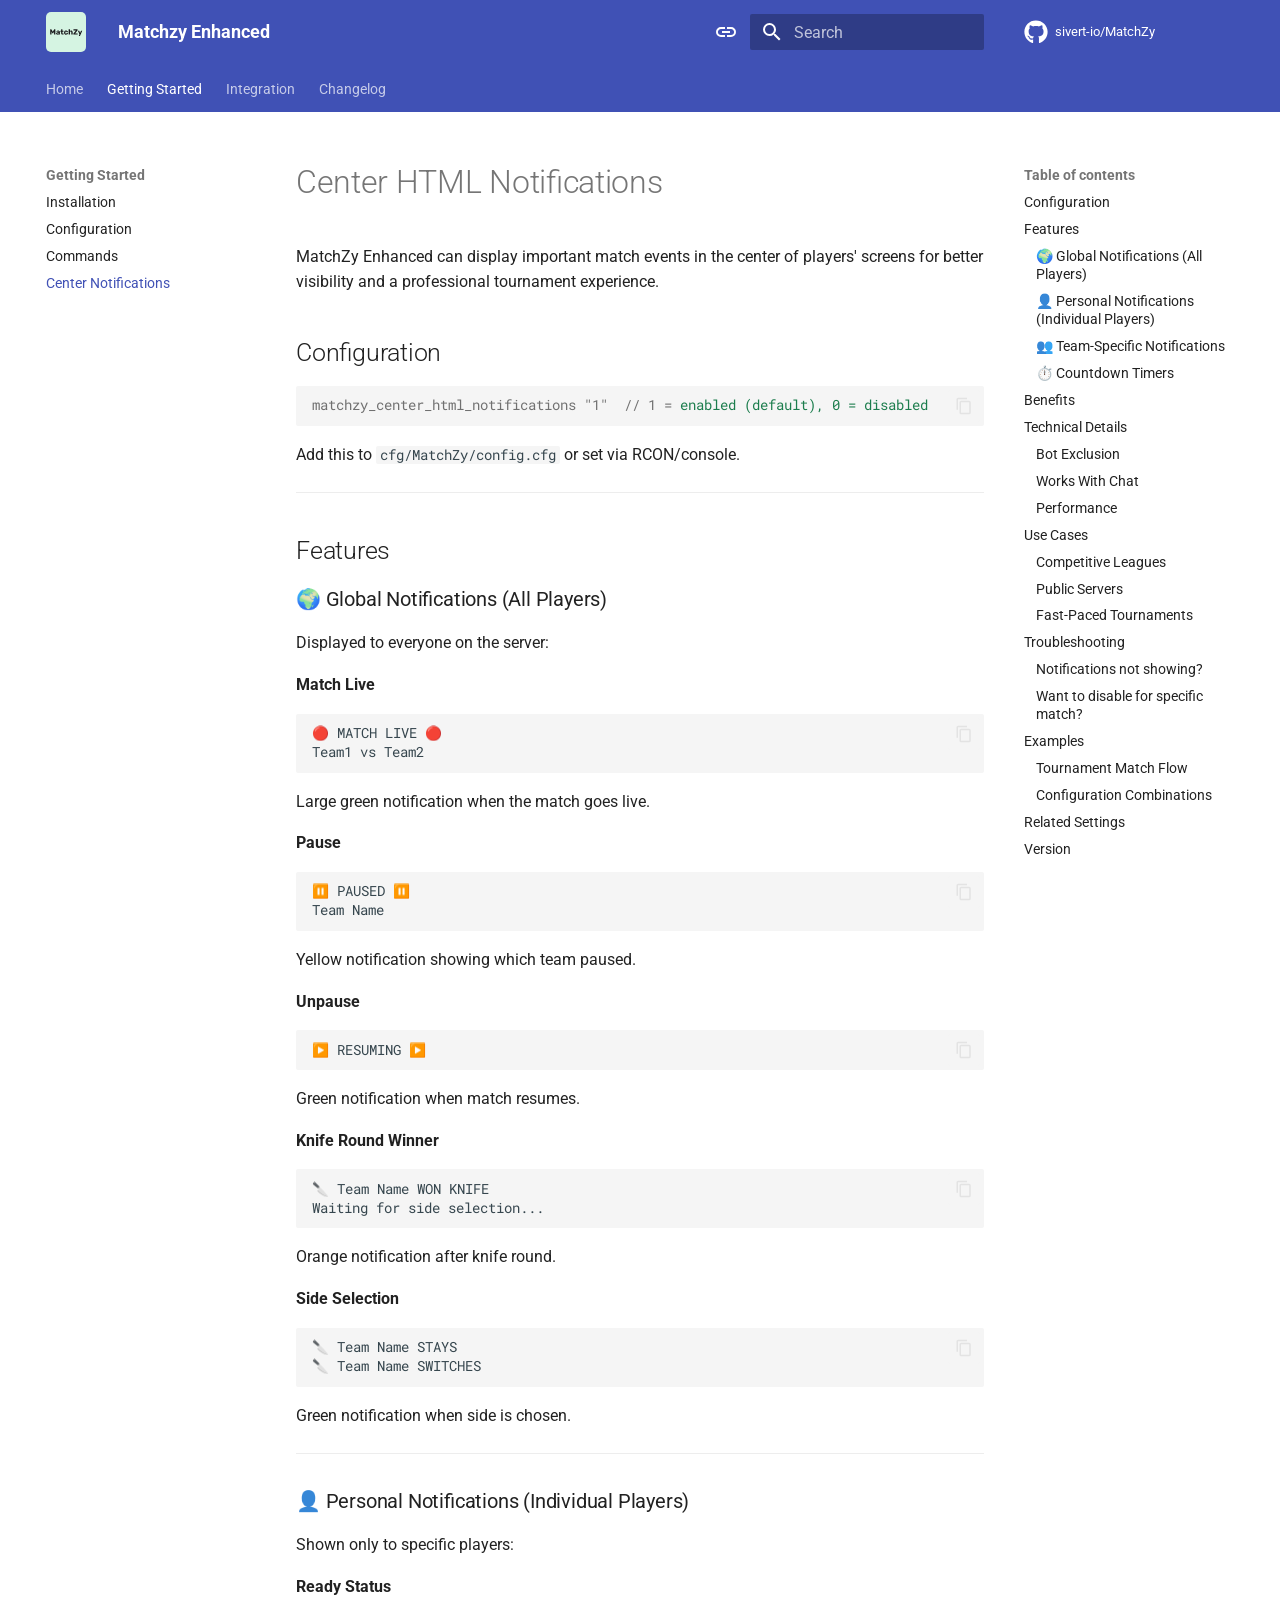
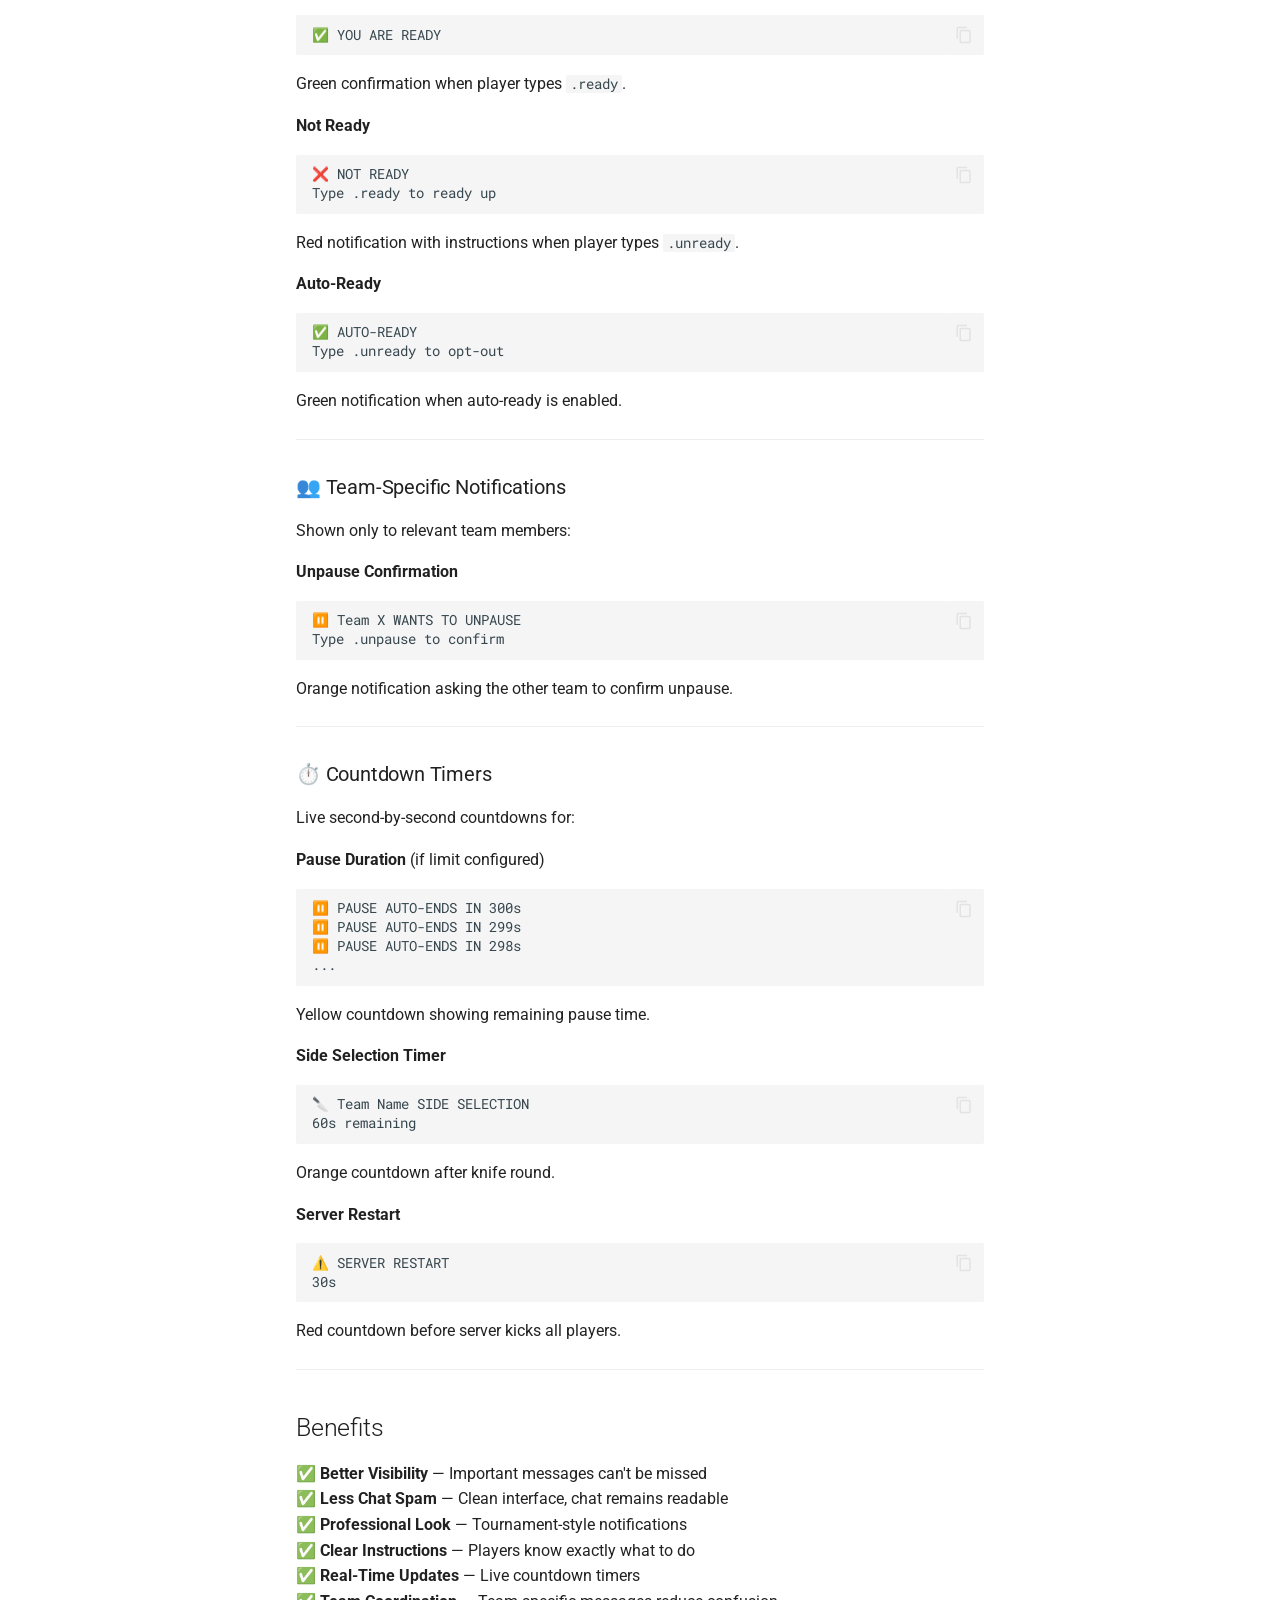
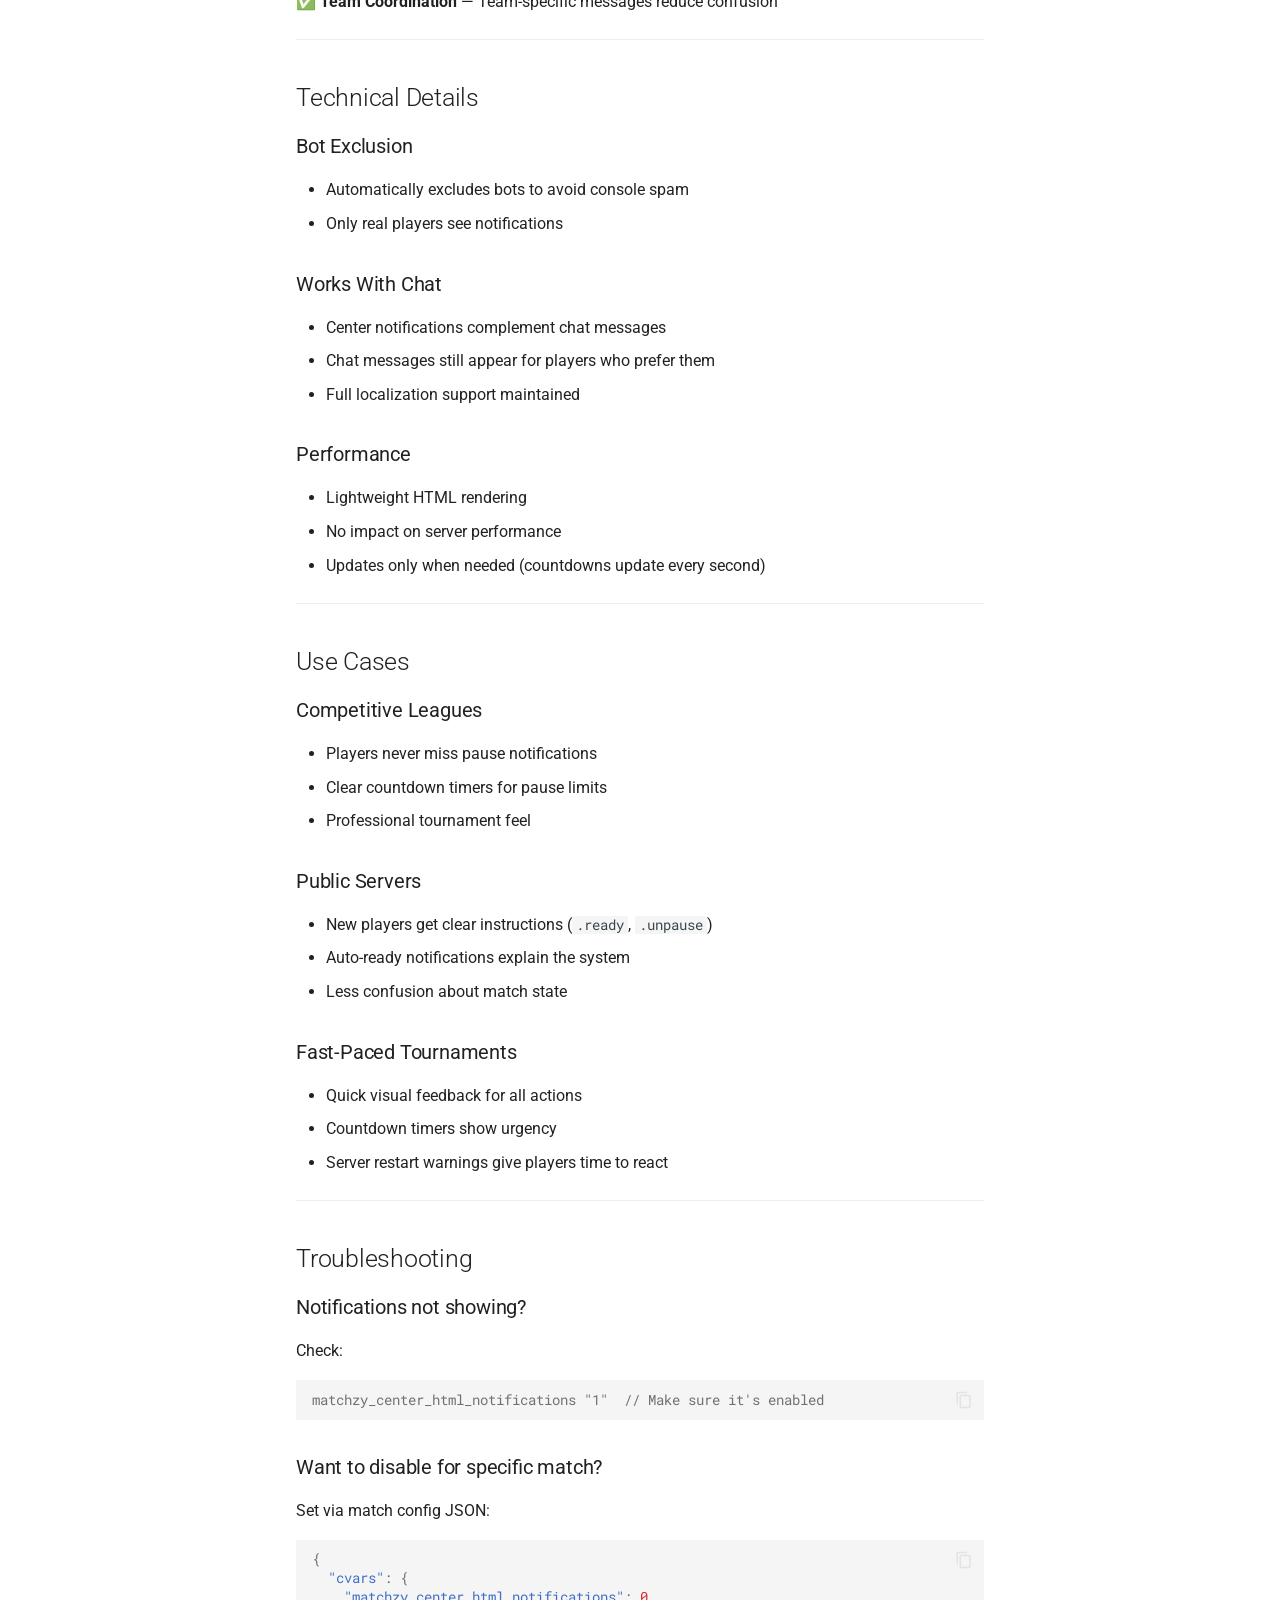
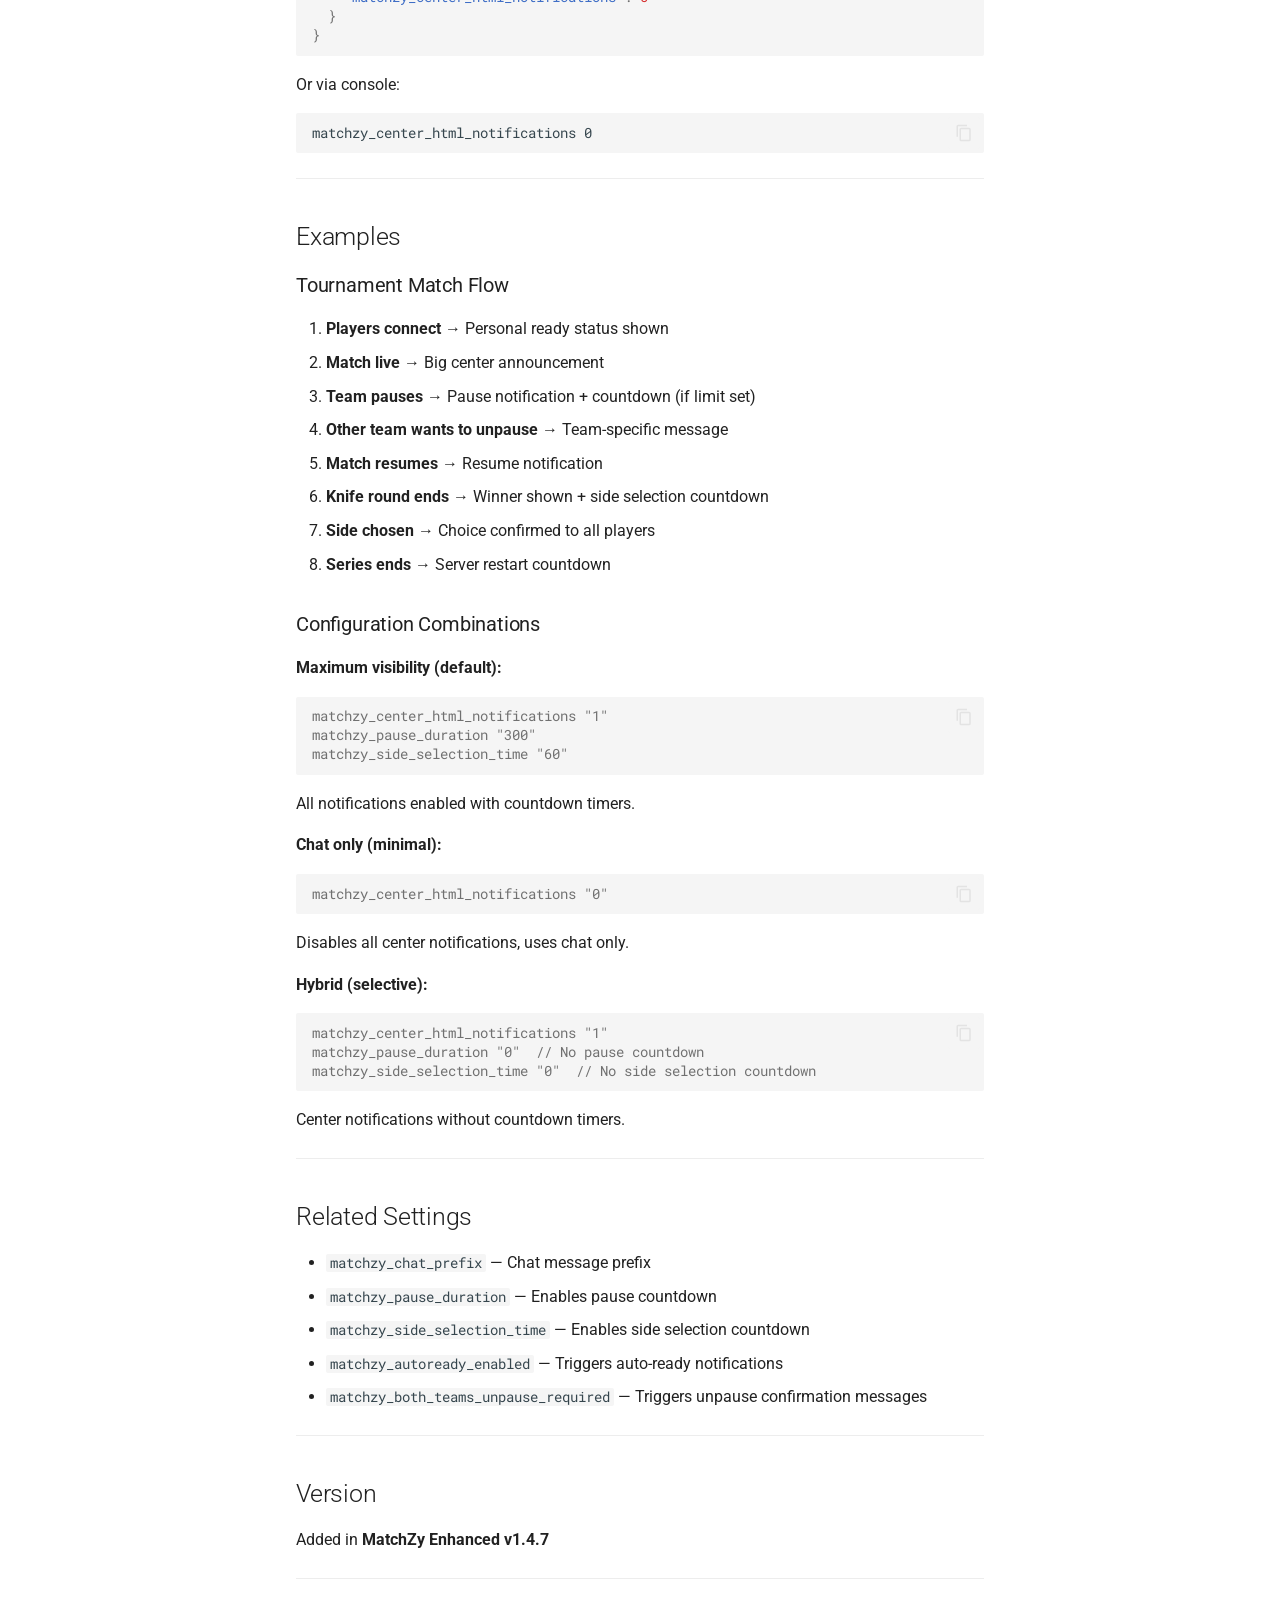
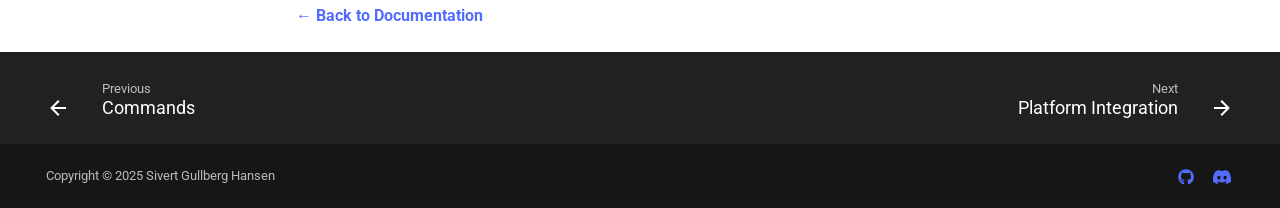
<file: center-notifications/index.html>
<!DOCTYPE html><html lang="en" class="no-js"><head>
    
      <meta charset="utf-8">
      <meta name="viewport" content="width=device-width,initial-scale=1">
      
        <meta name="description" content="Matchzy Enhanced — an enhanced CS2 MatchZy plugin tailored for tournament automation with MatchZy Auto Tournament.
">
      
      
        <meta name="author" content="Sivert Gullberg Hansen">
      
      
        <link rel="canonical" href="https://me.sivert.io/center-notifications/">
      
      
        <link rel="prev" href="../commands/">
      
      
        <link rel="next" href="../integration/">
      
      
        
      
      
      <link rel="icon" href="../icon.svg">
      <meta name="generator" content="mkdocs-1.6.1, mkdocs-material-9.7.1">
    
    
      
        <title>Center Notifications - Matchzy Enhanced</title>
      
    
    
      <link rel="stylesheet" href="../assets/stylesheets/main.484c7ddc.min.css">
      
        
        <link rel="stylesheet" href="../assets/stylesheets/palette.ab4e12ef.min.css">
      
      


    
    
      
    
    
      
        
        
        <link rel="preconnect" href="https://fonts.gstatic.com" crossorigin>
        <link rel="stylesheet" href="https://fonts.googleapis.com/css?family=Roboto:300,300i,400,400i,700,700i%7CRoboto+Mono:400,400i,700,700i&amp;display=fallback">
        <style>:root{--md-text-font:"Roboto";--md-code-font:"Roboto Mono"}</style>
      
    
    
      <link rel="stylesheet" href="../stylesheets/extra.css">
    
    <script>__md_scope=new URL("..",location),__md_hash=e=>[...e].reduce(((e,_)=>(e<<5)-e+_.charCodeAt(0)),0),__md_get=(e,_=localStorage,t=__md_scope)=>JSON.parse(_.getItem(t.pathname+"."+e)),__md_set=(e,_,t=localStorage,a=__md_scope)=>{try{t.setItem(a.pathname+"."+e,JSON.stringify(_))}catch(e){}}</script>
    
      

    
    
  <link href="../assets/stylesheets/glightbox.min.css" rel="stylesheet"><script src="../assets/javascripts/glightbox.min.js"></script><style id="glightbox-style">
            html.glightbox-open { overflow: initial; height: 100%; }
            .gslide-title { margin-top: 0px; user-select: text; }
            .gslide-desc { color: #666; user-select: text; }
            .gslide-image img { background: white; }
            .gscrollbar-fixer { padding-right: 15px; }
            .gdesc-inner { font-size: 0.75rem; }
            body[data-md-color-scheme="slate"] .gdesc-inner { background: var(--md-default-bg-color); }
            body[data-md-color-scheme="slate"] .gslide-title { color: var(--md-default-fg-color); }
            body[data-md-color-scheme="slate"] .gslide-desc { color: var(--md-default-fg-color); }
        </style></head>
  
  
    
    
      
    
    
    
    
    <body dir="ltr" data-md-color-scheme="default" data-md-color-primary="indigo" data-md-color-accent="indigo">
  
    
    <input class="md-toggle" data-md-toggle="drawer" type="checkbox" id="__drawer" autocomplete="off">
    <input class="md-toggle" data-md-toggle="search" type="checkbox" id="__search" autocomplete="off">
    <label class="md-overlay" for="__drawer"></label>
    <div data-md-component="skip">
      
        
        <a href="#center-html-notifications" class="md-skip">
          Skip to content
        </a>
      
    </div>
    <div data-md-component="announce">
      
    </div>
    
    
      

<header class="md-header" data-md-component="header">
  <nav class="md-header__inner md-grid" aria-label="Header">
    <a href=".." title="Matchzy Enhanced" class="md-header__button md-logo" aria-label="Matchzy Enhanced" data-md-component="logo">
      
  <img src="../icon.svg" alt="logo">

    </a>
    <label class="md-header__button md-icon" for="__drawer">
      
      <svg xmlns="http://www.w3.org/2000/svg" viewBox="0 0 24 24"><path d="M3 6h18v2H3zm0 5h18v2H3zm0 5h18v2H3z"></path></svg>
    </label>
    <div class="md-header__title" data-md-component="header-title">
      <div class="md-header__ellipsis">
        <div class="md-header__topic">
          <span class="md-ellipsis">
            Matchzy Enhanced
          </span>
        </div>
        <div class="md-header__topic" data-md-component="header-topic">
          <span class="md-ellipsis">
            
              Center Notifications
            
          </span>
        </div>
      </div>
    </div>
    
      
        <form class="md-header__option" data-md-component="palette">
  
    
    
    
    <input class="md-option" data-md-color-media="(prefers-color-scheme)" data-md-color-scheme="default" data-md-color-primary="indigo" data-md-color-accent="indigo" aria-label="Switch to light mode" type="radio" name="__palette" id="__palette_0">
    
      <label class="md-header__button md-icon" title="Switch to light mode" for="__palette_1" hidden>
        <svg xmlns="http://www.w3.org/2000/svg" viewBox="0 0 24 24"><path d="M3.9 12c0-1.71 1.39-3.1 3.1-3.1h4V7H7a5 5 0 0 0-5 5 5 5 0 0 0 5 5h4v-1.9H7c-1.71 0-3.1-1.39-3.1-3.1M8 13h8v-2H8zm9-6h-4v1.9h4c1.71 0 3.1 1.39 3.1 3.1s-1.39 3.1-3.1 3.1h-4V17h4a5 5 0 0 0 5-5 5 5 0 0 0-5-5"></path></svg>
      </label>
    
  
    
    
    
    <input class="md-option" data-md-color-media="(prefers-color-scheme: light)" data-md-color-scheme="default" data-md-color-primary="indigo" data-md-color-accent="indigo" aria-label="Switch to dark mode" type="radio" name="__palette" id="__palette_1">
    
      <label class="md-header__button md-icon" title="Switch to dark mode" for="__palette_2" hidden>
        <svg xmlns="http://www.w3.org/2000/svg" viewBox="0 0 24 24"><path d="M17 7H7a5 5 0 0 0-5 5 5 5 0 0 0 5 5h10a5 5 0 0 0 5-5 5 5 0 0 0-5-5m0 8a3 3 0 0 1-3-3 3 3 0 0 1 3-3 3 3 0 0 1 3 3 3 3 0 0 1-3 3"></path></svg>
      </label>
    
  
    
    
    
    <input class="md-option" data-md-color-media="(prefers-color-scheme: dark)" data-md-color-scheme="slate" data-md-color-primary="indigo" data-md-color-accent="indigo" aria-label="Switch to system preference" type="radio" name="__palette" id="__palette_2">
    
      <label class="md-header__button md-icon" title="Switch to system preference" for="__palette_0" hidden>
        <svg xmlns="http://www.w3.org/2000/svg" viewBox="0 0 24 24"><path d="M17 6H7c-3.31 0-6 2.69-6 6s2.69 6 6 6h10c3.31 0 6-2.69 6-6s-2.69-6-6-6m0 10H7c-2.21 0-4-1.79-4-4s1.79-4 4-4h10c2.21 0 4 1.79 4 4s-1.79 4-4 4M7 9c-1.66 0-3 1.34-3 3s1.34 3 3 3 3-1.34 3-3-1.34-3-3-3"></path></svg>
      </label>
    
  
</form>
      
    
    
      <script>var palette=__md_get("__palette");if(palette&&palette.color){if("(prefers-color-scheme)"===palette.color.media){var media=matchMedia("(prefers-color-scheme: light)"),input=document.querySelector(media.matches?"[data-md-color-media='(prefers-color-scheme: light)']":"[data-md-color-media='(prefers-color-scheme: dark)']");palette.color.media=input.getAttribute("data-md-color-media"),palette.color.scheme=input.getAttribute("data-md-color-scheme"),palette.color.primary=input.getAttribute("data-md-color-primary"),palette.color.accent=input.getAttribute("data-md-color-accent")}for(var[key,value]of Object.entries(palette.color))document.body.setAttribute("data-md-color-"+key,value)}</script>
    
    
    
      
      
        <label class="md-header__button md-icon" for="__search">
          
          <svg xmlns="http://www.w3.org/2000/svg" viewBox="0 0 24 24"><path d="M9.5 3A6.5 6.5 0 0 1 16 9.5c0 1.61-.59 3.09-1.56 4.23l.27.27h.79l5 5-1.5 1.5-5-5v-.79l-.27-.27A6.52 6.52 0 0 1 9.5 16 6.5 6.5 0 0 1 3 9.5 6.5 6.5 0 0 1 9.5 3m0 2C7 5 5 7 5 9.5S7 14 9.5 14 14 12 14 9.5 12 5 9.5 5"></path></svg>
        </label>
        <div class="md-search" data-md-component="search" role="dialog">
  <label class="md-search__overlay" for="__search"></label>
  <div class="md-search__inner" role="search">
    <form class="md-search__form" name="search">
      <input type="text" class="md-search__input" name="query" aria-label="Search" placeholder="Search" autocapitalize="off" autocorrect="off" autocomplete="off" spellcheck="false" data-md-component="search-query" required>
      <label class="md-search__icon md-icon" for="__search">
        
        <svg xmlns="http://www.w3.org/2000/svg" viewBox="0 0 24 24"><path d="M9.5 3A6.5 6.5 0 0 1 16 9.5c0 1.61-.59 3.09-1.56 4.23l.27.27h.79l5 5-1.5 1.5-5-5v-.79l-.27-.27A6.52 6.52 0 0 1 9.5 16 6.5 6.5 0 0 1 3 9.5 6.5 6.5 0 0 1 9.5 3m0 2C7 5 5 7 5 9.5S7 14 9.5 14 14 12 14 9.5 12 5 9.5 5"></path></svg>
        
        <svg xmlns="http://www.w3.org/2000/svg" viewBox="0 0 24 24"><path d="M20 11v2H8l5.5 5.5-1.42 1.42L4.16 12l7.92-7.92L13.5 5.5 8 11z"></path></svg>
      </label>
      <nav class="md-search__options" aria-label="Search">
        
          <a href="javascript:void(0)" class="md-search__icon md-icon" title="Share" aria-label="Share" data-clipboard data-clipboard-text="" data-md-component="search-share" tabindex="-1">
            
            <svg xmlns="http://www.w3.org/2000/svg" viewBox="0 0 24 24"><path d="M18 16.08c-.76 0-1.44.3-1.96.77L8.91 12.7c.05-.23.09-.46.09-.7s-.04-.47-.09-.7l7.05-4.11c.54.5 1.25.81 2.04.81a3 3 0 0 0 3-3 3 3 0 0 0-3-3 3 3 0 0 0-3 3c0 .24.04.47.09.7L8.04 9.81C7.5 9.31 6.79 9 6 9a3 3 0 0 0-3 3 3 3 0 0 0 3 3c.79 0 1.5-.31 2.04-.81l7.12 4.15c-.05.21-.08.43-.08.66 0 1.61 1.31 2.91 2.92 2.91s2.92-1.3 2.92-2.91A2.92 2.92 0 0 0 18 16.08"></path></svg>
          </a>
        
        <button type="reset" class="md-search__icon md-icon" title="Clear" aria-label="Clear" tabindex="-1">
          
          <svg xmlns="http://www.w3.org/2000/svg" viewBox="0 0 24 24"><path d="M19 6.41 17.59 5 12 10.59 6.41 5 5 6.41 10.59 12 5 17.59 6.41 19 12 13.41 17.59 19 19 17.59 13.41 12z"></path></svg>
        </button>
      </nav>
      
        <div class="md-search__suggest" data-md-component="search-suggest"></div>
      
    </form>
    <div class="md-search__output">
      <div class="md-search__scrollwrap" tabindex="0" data-md-scrollfix>
        <div class="md-search-result" data-md-component="search-result">
          <div class="md-search-result__meta">
            Initializing search
          </div>
          <ol class="md-search-result__list" role="presentation"></ol>
        </div>
      </div>
    </div>
  </div>
</div>
      
    
    
      <div class="md-header__source">
        <a href="https://github.com/sivert-io/MatchZy" title="Go to repository" class="md-source" data-md-component="source">
  <div class="md-source__icon md-icon">
    
    <svg xmlns="http://www.w3.org/2000/svg" viewBox="0 0 512 512"><!--! Font Awesome Free 7.1.0 by @fontawesome - https://fontawesome.com License - https://fontawesome.com/license/free (Icons: CC BY 4.0, Fonts: SIL OFL 1.1, Code: MIT License) Copyright 2025 Fonticons, Inc.--><path d="M173.9 397.4c0 2-2.3 3.6-5.2 3.6-3.3.3-5.6-1.3-5.6-3.6 0-2 2.3-3.6 5.2-3.6 3-.3 5.6 1.3 5.6 3.6m-31.1-4.5c-.7 2 1.3 4.3 4.3 4.9 2.6 1 5.6 0 6.2-2s-1.3-4.3-4.3-5.2c-2.6-.7-5.5.3-6.2 2.3m44.2-1.7c-2.9.7-4.9 2.6-4.6 4.9.3 2 2.9 3.3 5.9 2.6 2.9-.7 4.9-2.6 4.6-4.6-.3-1.9-3-3.2-5.9-2.9M252.8 8C114.1 8 8 113.3 8 252c0 110.9 69.8 205.8 169.5 239.2 12.8 2.3 17.3-5.6 17.3-12.1 0-6.2-.3-40.4-.3-61.4 0 0-70 15-84.7-29.8 0 0-11.4-29.1-27.8-36.6 0 0-22.9-15.7 1.6-15.4 0 0 24.9 2 38.6 25.8 21.9 38.6 58.6 27.5 72.9 20.9 2.3-16 8.8-27.1 16-33.7-55.9-6.2-112.3-14.3-112.3-110.5 0-27.5 7.6-41.3 23.6-58.9-2.6-6.5-11.1-33.3 2.6-67.9 20.9-6.5 69 27 69 27 20-5.6 41.5-8.5 62.8-8.5s42.8 2.9 62.8 8.5c0 0 48.1-33.6 69-27 13.7 34.7 5.2 61.4 2.6 67.9 16 17.7 25.8 31.5 25.8 58.9 0 96.5-58.9 104.2-114.8 110.5 9.2 7.9 17 22.9 17 46.4 0 33.7-.3 75.4-.3 83.6 0 6.5 4.6 14.4 17.3 12.1C436.2 457.8 504 362.9 504 252 504 113.3 391.5 8 252.8 8M105.2 352.9c-1.3 1-1 3.3.7 5.2 1.6 1.6 3.9 2.3 5.2 1 1.3-1 1-3.3-.7-5.2-1.6-1.6-3.9-2.3-5.2-1m-10.8-8.1c-.7 1.3.3 2.9 2.3 3.9 1.6 1 3.6.7 4.3-.7.7-1.3-.3-2.9-2.3-3.9-2-.6-3.6-.3-4.3.7m32.4 35.6c-1.6 1.3-1 4.3 1.3 6.2 2.3 2.3 5.2 2.6 6.5 1 1.3-1.3.7-4.3-1.3-6.2-2.2-2.3-5.2-2.6-6.5-1m-11.4-14.7c-1.6 1-1.6 3.6 0 5.9s4.3 3.3 5.6 2.3c1.6-1.3 1.6-3.9 0-6.2-1.4-2.3-4-3.3-5.6-2"></path></svg>
  </div>
  <div class="md-source__repository">
    sivert-io/MatchZy
  </div>
</a>
      </div>
    
  </nav>
  
</header>
    
    <div class="md-container" data-md-component="container">
      
      
        
          
            
<nav class="md-tabs" aria-label="Tabs" data-md-component="tabs">
  <div class="md-grid">
    <ul class="md-tabs__list">
      
        
  
  
  
  
    <li class="md-tabs__item">
      <a href=".." class="md-tabs__link">
        
  
  
    
  
  Home

      </a>
    </li>
  

      
        
  
  
  
    
  
  
    
    
      <li class="md-tabs__item md-tabs__item--active">
        <a href="../installation/" class="md-tabs__link">
          
  
  
    
  
  Getting Started

        </a>
      </li>
    
  

      
        
  
  
  
  
    
    
      <li class="md-tabs__item">
        <a href="../integration/" class="md-tabs__link">
          
  
  
    
  
  Integration

        </a>
      </li>
    
  

      
        
  
  
  
  
    <li class="md-tabs__item">
      <a href="../CHANGELOG/" class="md-tabs__link">
        
  
  
    
  
  Changelog

      </a>
    </li>
  

      
    </ul>
  </div>
</nav>
          
        
      
      <main class="md-main" data-md-component="main">
        <div class="md-main__inner md-grid">
          
            
              
              <div class="md-sidebar md-sidebar--primary" data-md-component="sidebar" data-md-type="navigation">
                <div class="md-sidebar__scrollwrap">
                  <div class="md-sidebar__inner">
                    


  


<nav class="md-nav md-nav--primary md-nav--lifted" aria-label="Navigation" data-md-level="0">
  <label class="md-nav__title" for="__drawer">
    <a href=".." title="Matchzy Enhanced" class="md-nav__button md-logo" aria-label="Matchzy Enhanced" data-md-component="logo">
      
  <img src="../icon.svg" alt="logo">

    </a>
    Matchzy Enhanced
  </label>
  
    <div class="md-nav__source">
      <a href="https://github.com/sivert-io/MatchZy" title="Go to repository" class="md-source" data-md-component="source">
  <div class="md-source__icon md-icon">
    
    <svg xmlns="http://www.w3.org/2000/svg" viewBox="0 0 512 512"><!--! Font Awesome Free 7.1.0 by @fontawesome - https://fontawesome.com License - https://fontawesome.com/license/free (Icons: CC BY 4.0, Fonts: SIL OFL 1.1, Code: MIT License) Copyright 2025 Fonticons, Inc.--><path d="M173.9 397.4c0 2-2.3 3.6-5.2 3.6-3.3.3-5.6-1.3-5.6-3.6 0-2 2.3-3.6 5.2-3.6 3-.3 5.6 1.3 5.6 3.6m-31.1-4.5c-.7 2 1.3 4.3 4.3 4.9 2.6 1 5.6 0 6.2-2s-1.3-4.3-4.3-5.2c-2.6-.7-5.5.3-6.2 2.3m44.2-1.7c-2.9.7-4.9 2.6-4.6 4.9.3 2 2.9 3.3 5.9 2.6 2.9-.7 4.9-2.6 4.6-4.6-.3-1.9-3-3.2-5.9-2.9M252.8 8C114.1 8 8 113.3 8 252c0 110.9 69.8 205.8 169.5 239.2 12.8 2.3 17.3-5.6 17.3-12.1 0-6.2-.3-40.4-.3-61.4 0 0-70 15-84.7-29.8 0 0-11.4-29.1-27.8-36.6 0 0-22.9-15.7 1.6-15.4 0 0 24.9 2 38.6 25.8 21.9 38.6 58.6 27.5 72.9 20.9 2.3-16 8.8-27.1 16-33.7-55.9-6.2-112.3-14.3-112.3-110.5 0-27.5 7.6-41.3 23.6-58.9-2.6-6.5-11.1-33.3 2.6-67.9 20.9-6.5 69 27 69 27 20-5.6 41.5-8.5 62.8-8.5s42.8 2.9 62.8 8.5c0 0 48.1-33.6 69-27 13.7 34.7 5.2 61.4 2.6 67.9 16 17.7 25.8 31.5 25.8 58.9 0 96.5-58.9 104.2-114.8 110.5 9.2 7.9 17 22.9 17 46.4 0 33.7-.3 75.4-.3 83.6 0 6.5 4.6 14.4 17.3 12.1C436.2 457.8 504 362.9 504 252 504 113.3 391.5 8 252.8 8M105.2 352.9c-1.3 1-1 3.3.7 5.2 1.6 1.6 3.9 2.3 5.2 1 1.3-1 1-3.3-.7-5.2-1.6-1.6-3.9-2.3-5.2-1m-10.8-8.1c-.7 1.3.3 2.9 2.3 3.9 1.6 1 3.6.7 4.3-.7.7-1.3-.3-2.9-2.3-3.9-2-.6-3.6-.3-4.3.7m32.4 35.6c-1.6 1.3-1 4.3 1.3 6.2 2.3 2.3 5.2 2.6 6.5 1 1.3-1.3.7-4.3-1.3-6.2-2.2-2.3-5.2-2.6-6.5-1m-11.4-14.7c-1.6 1-1.6 3.6 0 5.9s4.3 3.3 5.6 2.3c1.6-1.3 1.6-3.9 0-6.2-1.4-2.3-4-3.3-5.6-2"></path></svg>
  </div>
  <div class="md-source__repository">
    sivert-io/MatchZy
  </div>
</a>
    </div>
  
  <ul class="md-nav__list" data-md-scrollfix>
    
      
      
  
  
  
  
    <li class="md-nav__item">
      <a href=".." class="md-nav__link">
        
  
  
  <span class="md-ellipsis">
    
  
    Home
  

    
  </span>
  
  

      </a>
    </li>
  

    
      
      
  
  
    
  
  
  
    
    
      
        
      
        
      
        
      
        
      
    
    
    
      
        
        
      
      
        
      
    
    
    <li class="md-nav__item md-nav__item--active md-nav__item--section md-nav__item--nested">
      
        
        
        <input class="md-nav__toggle md-toggle " type="checkbox" id="__nav_2" checked>
        
          
          <label class="md-nav__link" for="__nav_2" id="__nav_2_label" tabindex="">
            
  
  
  <span class="md-ellipsis">
    
  
    Getting Started
  

    
  </span>
  
  

            <span class="md-nav__icon md-icon"></span>
          </label>
        
        <nav class="md-nav" data-md-level="1" aria-labelledby="__nav_2_label" aria-expanded="true">
          <label class="md-nav__title" for="__nav_2">
            <span class="md-nav__icon md-icon"></span>
            
  
    Getting Started
  

          </label>
          <ul class="md-nav__list" data-md-scrollfix>
            
              
                
  
  
  
  
    <li class="md-nav__item">
      <a href="../installation/" class="md-nav__link">
        
  
  
  <span class="md-ellipsis">
    
  
    Installation
  

    
  </span>
  
  

      </a>
    </li>
  

              
            
              
                
  
  
  
  
    <li class="md-nav__item">
      <a href="../configuration/" class="md-nav__link">
        
  
  
  <span class="md-ellipsis">
    
  
    Configuration
  

    
  </span>
  
  

      </a>
    </li>
  

              
            
              
                
  
  
  
  
    <li class="md-nav__item">
      <a href="../commands/" class="md-nav__link">
        
  
  
  <span class="md-ellipsis">
    
  
    Commands
  

    
  </span>
  
  

      </a>
    </li>
  

              
            
              
                
  
  
    
  
  
  
    <li class="md-nav__item md-nav__item--active">
      
      <input class="md-nav__toggle md-toggle" type="checkbox" id="__toc">
      
      
        
      
      
        <label class="md-nav__link md-nav__link--active" for="__toc">
          
  
  
  <span class="md-ellipsis">
    
  
    Center Notifications
  

    
  </span>
  
  

          <span class="md-nav__icon md-icon"></span>
        </label>
      
      <a href="./" class="md-nav__link md-nav__link--active">
        
  
  
  <span class="md-ellipsis">
    
  
    Center Notifications
  

    
  </span>
  
  

      </a>
      
        

<nav class="md-nav md-nav--secondary" aria-label="Table of contents">
  
  
  
    
  
  
    <label class="md-nav__title" for="__toc">
      <span class="md-nav__icon md-icon"></span>
      Table of contents
    </label>
    <ul class="md-nav__list" data-md-component="toc" data-md-scrollfix>
      
        <li class="md-nav__item">
  <a href="#configuration" class="md-nav__link">
    <span class="md-ellipsis">
      
        Configuration
      
    </span>
  </a>
  
</li>
      
        <li class="md-nav__item">
  <a href="#features" class="md-nav__link">
    <span class="md-ellipsis">
      
        Features
      
    </span>
  </a>
  
    <nav class="md-nav" aria-label="Features">
      <ul class="md-nav__list">
        
          <li class="md-nav__item">
  <a href="#global-notifications-all-players" class="md-nav__link">
    <span class="md-ellipsis">
      
        🌍 Global Notifications (All Players)
      
    </span>
  </a>
  
</li>
        
          <li class="md-nav__item">
  <a href="#personal-notifications-individual-players" class="md-nav__link">
    <span class="md-ellipsis">
      
        👤 Personal Notifications (Individual Players)
      
    </span>
  </a>
  
</li>
        
          <li class="md-nav__item">
  <a href="#team-specific-notifications" class="md-nav__link">
    <span class="md-ellipsis">
      
        👥 Team-Specific Notifications
      
    </span>
  </a>
  
</li>
        
          <li class="md-nav__item">
  <a href="#countdown-timers" class="md-nav__link">
    <span class="md-ellipsis">
      
        ⏱️ Countdown Timers
      
    </span>
  </a>
  
</li>
        
      </ul>
    </nav>
  
</li>
      
        <li class="md-nav__item">
  <a href="#benefits" class="md-nav__link">
    <span class="md-ellipsis">
      
        Benefits
      
    </span>
  </a>
  
</li>
      
        <li class="md-nav__item">
  <a href="#technical-details" class="md-nav__link">
    <span class="md-ellipsis">
      
        Technical Details
      
    </span>
  </a>
  
    <nav class="md-nav" aria-label="Technical Details">
      <ul class="md-nav__list">
        
          <li class="md-nav__item">
  <a href="#bot-exclusion" class="md-nav__link">
    <span class="md-ellipsis">
      
        Bot Exclusion
      
    </span>
  </a>
  
</li>
        
          <li class="md-nav__item">
  <a href="#works-with-chat" class="md-nav__link">
    <span class="md-ellipsis">
      
        Works With Chat
      
    </span>
  </a>
  
</li>
        
          <li class="md-nav__item">
  <a href="#performance" class="md-nav__link">
    <span class="md-ellipsis">
      
        Performance
      
    </span>
  </a>
  
</li>
        
      </ul>
    </nav>
  
</li>
      
        <li class="md-nav__item">
  <a href="#use-cases" class="md-nav__link">
    <span class="md-ellipsis">
      
        Use Cases
      
    </span>
  </a>
  
    <nav class="md-nav" aria-label="Use Cases">
      <ul class="md-nav__list">
        
          <li class="md-nav__item">
  <a href="#competitive-leagues" class="md-nav__link">
    <span class="md-ellipsis">
      
        Competitive Leagues
      
    </span>
  </a>
  
</li>
        
          <li class="md-nav__item">
  <a href="#public-servers" class="md-nav__link">
    <span class="md-ellipsis">
      
        Public Servers
      
    </span>
  </a>
  
</li>
        
          <li class="md-nav__item">
  <a href="#fast-paced-tournaments" class="md-nav__link">
    <span class="md-ellipsis">
      
        Fast-Paced Tournaments
      
    </span>
  </a>
  
</li>
        
      </ul>
    </nav>
  
</li>
      
        <li class="md-nav__item">
  <a href="#troubleshooting" class="md-nav__link">
    <span class="md-ellipsis">
      
        Troubleshooting
      
    </span>
  </a>
  
    <nav class="md-nav" aria-label="Troubleshooting">
      <ul class="md-nav__list">
        
          <li class="md-nav__item">
  <a href="#notifications-not-showing" class="md-nav__link">
    <span class="md-ellipsis">
      
        Notifications not showing?
      
    </span>
  </a>
  
</li>
        
          <li class="md-nav__item">
  <a href="#want-to-disable-for-specific-match" class="md-nav__link">
    <span class="md-ellipsis">
      
        Want to disable for specific match?
      
    </span>
  </a>
  
</li>
        
      </ul>
    </nav>
  
</li>
      
        <li class="md-nav__item">
  <a href="#examples" class="md-nav__link">
    <span class="md-ellipsis">
      
        Examples
      
    </span>
  </a>
  
    <nav class="md-nav" aria-label="Examples">
      <ul class="md-nav__list">
        
          <li class="md-nav__item">
  <a href="#tournament-match-flow" class="md-nav__link">
    <span class="md-ellipsis">
      
        Tournament Match Flow
      
    </span>
  </a>
  
</li>
        
          <li class="md-nav__item">
  <a href="#configuration-combinations" class="md-nav__link">
    <span class="md-ellipsis">
      
        Configuration Combinations
      
    </span>
  </a>
  
</li>
        
      </ul>
    </nav>
  
</li>
      
        <li class="md-nav__item">
  <a href="#related-settings" class="md-nav__link">
    <span class="md-ellipsis">
      
        Related Settings
      
    </span>
  </a>
  
</li>
      
        <li class="md-nav__item">
  <a href="#version" class="md-nav__link">
    <span class="md-ellipsis">
      
        Version
      
    </span>
  </a>
  
</li>
      
    </ul>
  
</nav>
      
    </li>
  

              
            
          </ul>
        </nav>
      
    </li>
  

    
      
      
  
  
  
  
    
    
      
        
      
        
      
    
    
    
      
      
        
      
    
    
    <li class="md-nav__item md-nav__item--nested">
      
        
        
        <input class="md-nav__toggle md-toggle " type="checkbox" id="__nav_3">
        
          
          <label class="md-nav__link" for="__nav_3" id="__nav_3_label" tabindex="0">
            
  
  
  <span class="md-ellipsis">
    
  
    Integration
  

    
  </span>
  
  

            <span class="md-nav__icon md-icon"></span>
          </label>
        
        <nav class="md-nav" data-md-level="1" aria-labelledby="__nav_3_label" aria-expanded="false">
          <label class="md-nav__title" for="__nav_3">
            <span class="md-nav__icon md-icon"></span>
            
  
    Integration
  

          </label>
          <ul class="md-nav__list" data-md-scrollfix>
            
              
                
  
  
  
  
    <li class="md-nav__item">
      <a href="../integration/" class="md-nav__link">
        
  
  
  <span class="md-ellipsis">
    
  
    Platform Integration
  

    
  </span>
  
  

      </a>
    </li>
  

              
            
              
                
  
  
  
  
    <li class="md-nav__item">
      <a href="../LLM_QUICK_REFERENCE/" class="md-nav__link">
        
  
  
  <span class="md-ellipsis">
    
  
    LLM Quick Reference
  

    
  </span>
  
  

      </a>
    </li>
  

              
            
          </ul>
        </nav>
      
    </li>
  

    
      
      
  
  
  
  
    <li class="md-nav__item">
      <a href="../CHANGELOG/" class="md-nav__link">
        
  
  
  <span class="md-ellipsis">
    
  
    Changelog
  

    
  </span>
  
  

      </a>
    </li>
  

    
  </ul>
</nav>
                  </div>
                </div>
              </div>
            
            
              
              <div class="md-sidebar md-sidebar--secondary" data-md-component="sidebar" data-md-type="toc">
                <div class="md-sidebar__scrollwrap">
                  <div class="md-sidebar__inner">
                    

<nav class="md-nav md-nav--secondary" aria-label="Table of contents">
  
  
  
    
  
  
    <label class="md-nav__title" for="__toc">
      <span class="md-nav__icon md-icon"></span>
      Table of contents
    </label>
    <ul class="md-nav__list" data-md-component="toc" data-md-scrollfix>
      
        <li class="md-nav__item">
  <a href="#configuration" class="md-nav__link">
    <span class="md-ellipsis">
      
        Configuration
      
    </span>
  </a>
  
</li>
      
        <li class="md-nav__item">
  <a href="#features" class="md-nav__link">
    <span class="md-ellipsis">
      
        Features
      
    </span>
  </a>
  
    <nav class="md-nav" aria-label="Features">
      <ul class="md-nav__list">
        
          <li class="md-nav__item">
  <a href="#global-notifications-all-players" class="md-nav__link">
    <span class="md-ellipsis">
      
        🌍 Global Notifications (All Players)
      
    </span>
  </a>
  
</li>
        
          <li class="md-nav__item">
  <a href="#personal-notifications-individual-players" class="md-nav__link">
    <span class="md-ellipsis">
      
        👤 Personal Notifications (Individual Players)
      
    </span>
  </a>
  
</li>
        
          <li class="md-nav__item">
  <a href="#team-specific-notifications" class="md-nav__link">
    <span class="md-ellipsis">
      
        👥 Team-Specific Notifications
      
    </span>
  </a>
  
</li>
        
          <li class="md-nav__item">
  <a href="#countdown-timers" class="md-nav__link">
    <span class="md-ellipsis">
      
        ⏱️ Countdown Timers
      
    </span>
  </a>
  
</li>
        
      </ul>
    </nav>
  
</li>
      
        <li class="md-nav__item">
  <a href="#benefits" class="md-nav__link">
    <span class="md-ellipsis">
      
        Benefits
      
    </span>
  </a>
  
</li>
      
        <li class="md-nav__item">
  <a href="#technical-details" class="md-nav__link">
    <span class="md-ellipsis">
      
        Technical Details
      
    </span>
  </a>
  
    <nav class="md-nav" aria-label="Technical Details">
      <ul class="md-nav__list">
        
          <li class="md-nav__item">
  <a href="#bot-exclusion" class="md-nav__link">
    <span class="md-ellipsis">
      
        Bot Exclusion
      
    </span>
  </a>
  
</li>
        
          <li class="md-nav__item">
  <a href="#works-with-chat" class="md-nav__link">
    <span class="md-ellipsis">
      
        Works With Chat
      
    </span>
  </a>
  
</li>
        
          <li class="md-nav__item">
  <a href="#performance" class="md-nav__link">
    <span class="md-ellipsis">
      
        Performance
      
    </span>
  </a>
  
</li>
        
      </ul>
    </nav>
  
</li>
      
        <li class="md-nav__item">
  <a href="#use-cases" class="md-nav__link">
    <span class="md-ellipsis">
      
        Use Cases
      
    </span>
  </a>
  
    <nav class="md-nav" aria-label="Use Cases">
      <ul class="md-nav__list">
        
          <li class="md-nav__item">
  <a href="#competitive-leagues" class="md-nav__link">
    <span class="md-ellipsis">
      
        Competitive Leagues
      
    </span>
  </a>
  
</li>
        
          <li class="md-nav__item">
  <a href="#public-servers" class="md-nav__link">
    <span class="md-ellipsis">
      
        Public Servers
      
    </span>
  </a>
  
</li>
        
          <li class="md-nav__item">
  <a href="#fast-paced-tournaments" class="md-nav__link">
    <span class="md-ellipsis">
      
        Fast-Paced Tournaments
      
    </span>
  </a>
  
</li>
        
      </ul>
    </nav>
  
</li>
      
        <li class="md-nav__item">
  <a href="#troubleshooting" class="md-nav__link">
    <span class="md-ellipsis">
      
        Troubleshooting
      
    </span>
  </a>
  
    <nav class="md-nav" aria-label="Troubleshooting">
      <ul class="md-nav__list">
        
          <li class="md-nav__item">
  <a href="#notifications-not-showing" class="md-nav__link">
    <span class="md-ellipsis">
      
        Notifications not showing?
      
    </span>
  </a>
  
</li>
        
          <li class="md-nav__item">
  <a href="#want-to-disable-for-specific-match" class="md-nav__link">
    <span class="md-ellipsis">
      
        Want to disable for specific match?
      
    </span>
  </a>
  
</li>
        
      </ul>
    </nav>
  
</li>
      
        <li class="md-nav__item">
  <a href="#examples" class="md-nav__link">
    <span class="md-ellipsis">
      
        Examples
      
    </span>
  </a>
  
    <nav class="md-nav" aria-label="Examples">
      <ul class="md-nav__list">
        
          <li class="md-nav__item">
  <a href="#tournament-match-flow" class="md-nav__link">
    <span class="md-ellipsis">
      
        Tournament Match Flow
      
    </span>
  </a>
  
</li>
        
          <li class="md-nav__item">
  <a href="#configuration-combinations" class="md-nav__link">
    <span class="md-ellipsis">
      
        Configuration Combinations
      
    </span>
  </a>
  
</li>
        
      </ul>
    </nav>
  
</li>
      
        <li class="md-nav__item">
  <a href="#related-settings" class="md-nav__link">
    <span class="md-ellipsis">
      
        Related Settings
      
    </span>
  </a>
  
</li>
      
        <li class="md-nav__item">
  <a href="#version" class="md-nav__link">
    <span class="md-ellipsis">
      
        Version
      
    </span>
  </a>
  
</li>
      
    </ul>
  
</nav>
                  </div>
                </div>
              </div>
            
          
          
            <div class="md-content" data-md-component="content">
              
              <article class="md-content__inner md-typeset">
                
                  


  
  


<h1 id="center-html-notifications">Center HTML Notifications<a class="headerlink" href="#center-html-notifications" title="Permanent link">¶</a></h1>
<p>MatchZy Enhanced can display important match events in the center of players' screens for better visibility and a professional tournament experience.</p>
<h2 id="configuration">Configuration<a class="headerlink" href="#configuration" title="Permanent link">¶</a></h2>
<div class="language-cfg highlight"><pre><span></span><code><span id="__span-0-1"><a id="__codelineno-0-1" name="__codelineno-0-1" href="#__codelineno-0-1"></a><span class="na">matchzy_center_html_notifications "1"  // 1</span><span class="w"> </span><span class="o">=</span><span class="w"> </span><span class="s">enabled (default), 0 = disabled</span>
</span></code></pre></div>
<p>Add this to <code>cfg/MatchZy/config.cfg</code> or set via RCON/console.</p>
<hr>
<h2 id="features">Features<a class="headerlink" href="#features" title="Permanent link">¶</a></h2>
<h3 id="global-notifications-all-players">🌍 Global Notifications (All Players)<a class="headerlink" href="#global-notifications-all-players" title="Permanent link">¶</a></h3>
<p>Displayed to everyone on the server:</p>
<p><strong>Match Live</strong>
</p><div class="language-text highlight"><pre><span></span><code><span id="__span-1-1"><a id="__codelineno-1-1" name="__codelineno-1-1" href="#__codelineno-1-1"></a>🔴 MATCH LIVE 🔴
</span><span id="__span-1-2"><a id="__codelineno-1-2" name="__codelineno-1-2" href="#__codelineno-1-2"></a>Team1 vs Team2
</span></code></pre></div>
Large green notification when the match goes live.<p></p>
<p><strong>Pause</strong>
</p><div class="language-text highlight"><pre><span></span><code><span id="__span-2-1"><a id="__codelineno-2-1" name="__codelineno-2-1" href="#__codelineno-2-1"></a>⏸️ PAUSED ⏸️
</span><span id="__span-2-2"><a id="__codelineno-2-2" name="__codelineno-2-2" href="#__codelineno-2-2"></a>Team Name
</span></code></pre></div>
Yellow notification showing which team paused.<p></p>
<p><strong>Unpause</strong>
</p><div class="language-text highlight"><pre><span></span><code><span id="__span-3-1"><a id="__codelineno-3-1" name="__codelineno-3-1" href="#__codelineno-3-1"></a>▶️ RESUMING ▶️
</span></code></pre></div>
Green notification when match resumes.<p></p>
<p><strong>Knife Round Winner</strong>
</p><div class="language-text highlight"><pre><span></span><code><span id="__span-4-1"><a id="__codelineno-4-1" name="__codelineno-4-1" href="#__codelineno-4-1"></a>🔪 Team Name WON KNIFE
</span><span id="__span-4-2"><a id="__codelineno-4-2" name="__codelineno-4-2" href="#__codelineno-4-2"></a>Waiting for side selection...
</span></code></pre></div>
Orange notification after knife round.<p></p>
<p><strong>Side Selection</strong>
</p><div class="language-text highlight"><pre><span></span><code><span id="__span-5-1"><a id="__codelineno-5-1" name="__codelineno-5-1" href="#__codelineno-5-1"></a>🔪 Team Name STAYS
</span><span id="__span-5-2"><a id="__codelineno-5-2" name="__codelineno-5-2" href="#__codelineno-5-2"></a>🔪 Team Name SWITCHES
</span></code></pre></div>
Green notification when side is chosen.<p></p>
<hr>
<h3 id="personal-notifications-individual-players">👤 Personal Notifications (Individual Players)<a class="headerlink" href="#personal-notifications-individual-players" title="Permanent link">¶</a></h3>
<p>Shown only to specific players:</p>
<p><strong>Ready Status</strong>
</p><div class="language-text highlight"><pre><span></span><code><span id="__span-6-1"><a id="__codelineno-6-1" name="__codelineno-6-1" href="#__codelineno-6-1"></a>✅ YOU ARE READY
</span></code></pre></div>
Green confirmation when player types <code>.ready</code>.<p></p>
<p><strong>Not Ready</strong>
</p><div class="language-text highlight"><pre><span></span><code><span id="__span-7-1"><a id="__codelineno-7-1" name="__codelineno-7-1" href="#__codelineno-7-1"></a>❌ NOT READY
</span><span id="__span-7-2"><a id="__codelineno-7-2" name="__codelineno-7-2" href="#__codelineno-7-2"></a>Type .ready to ready up
</span></code></pre></div>
Red notification with instructions when player types <code>.unready</code>.<p></p>
<p><strong>Auto-Ready</strong>
</p><div class="language-text highlight"><pre><span></span><code><span id="__span-8-1"><a id="__codelineno-8-1" name="__codelineno-8-1" href="#__codelineno-8-1"></a>✅ AUTO-READY
</span><span id="__span-8-2"><a id="__codelineno-8-2" name="__codelineno-8-2" href="#__codelineno-8-2"></a>Type .unready to opt-out
</span></code></pre></div>
Green notification when auto-ready is enabled.<p></p>
<hr>
<h3 id="team-specific-notifications">👥 Team-Specific Notifications<a class="headerlink" href="#team-specific-notifications" title="Permanent link">¶</a></h3>
<p>Shown only to relevant team members:</p>
<p><strong>Unpause Confirmation</strong>
</p><div class="language-text highlight"><pre><span></span><code><span id="__span-9-1"><a id="__codelineno-9-1" name="__codelineno-9-1" href="#__codelineno-9-1"></a>⏸️ Team X WANTS TO UNPAUSE
</span><span id="__span-9-2"><a id="__codelineno-9-2" name="__codelineno-9-2" href="#__codelineno-9-2"></a>Type .unpause to confirm
</span></code></pre></div>
Orange notification asking the other team to confirm unpause.<p></p>
<hr>
<h3 id="countdown-timers">⏱️ Countdown Timers<a class="headerlink" href="#countdown-timers" title="Permanent link">¶</a></h3>
<p>Live second-by-second countdowns for:</p>
<p><strong>Pause Duration</strong> (if limit configured)
</p><div class="language-text highlight"><pre><span></span><code><span id="__span-10-1"><a id="__codelineno-10-1" name="__codelineno-10-1" href="#__codelineno-10-1"></a>⏸️ PAUSE AUTO-ENDS IN 300s
</span><span id="__span-10-2"><a id="__codelineno-10-2" name="__codelineno-10-2" href="#__codelineno-10-2"></a>⏸️ PAUSE AUTO-ENDS IN 299s
</span><span id="__span-10-3"><a id="__codelineno-10-3" name="__codelineno-10-3" href="#__codelineno-10-3"></a>⏸️ PAUSE AUTO-ENDS IN 298s
</span><span id="__span-10-4"><a id="__codelineno-10-4" name="__codelineno-10-4" href="#__codelineno-10-4"></a>...
</span></code></pre></div>
Yellow countdown showing remaining pause time.<p></p>
<p><strong>Side Selection Timer</strong>
</p><div class="language-text highlight"><pre><span></span><code><span id="__span-11-1"><a id="__codelineno-11-1" name="__codelineno-11-1" href="#__codelineno-11-1"></a>🔪 Team Name SIDE SELECTION
</span><span id="__span-11-2"><a id="__codelineno-11-2" name="__codelineno-11-2" href="#__codelineno-11-2"></a>60s remaining
</span></code></pre></div>
Orange countdown after knife round.<p></p>
<p><strong>Server Restart</strong>
</p><div class="language-text highlight"><pre><span></span><code><span id="__span-12-1"><a id="__codelineno-12-1" name="__codelineno-12-1" href="#__codelineno-12-1"></a>⚠️ SERVER RESTART
</span><span id="__span-12-2"><a id="__codelineno-12-2" name="__codelineno-12-2" href="#__codelineno-12-2"></a>30s
</span></code></pre></div>
Red countdown before server kicks all players.<p></p>
<hr>
<h2 id="benefits">Benefits<a class="headerlink" href="#benefits" title="Permanent link">¶</a></h2>
<p>✅ <strong>Better Visibility</strong> — Important messages can't be missed<br>
✅ <strong>Less Chat Spam</strong> — Clean interface, chat remains readable<br>
✅ <strong>Professional Look</strong> — Tournament-style notifications<br>
✅ <strong>Clear Instructions</strong> — Players know exactly what to do<br>
✅ <strong>Real-Time Updates</strong> — Live countdown timers<br>
✅ <strong>Team Coordination</strong> — Team-specific messages reduce confusion</p>
<hr>
<h2 id="technical-details">Technical Details<a class="headerlink" href="#technical-details" title="Permanent link">¶</a></h2>
<h3 id="bot-exclusion">Bot Exclusion<a class="headerlink" href="#bot-exclusion" title="Permanent link">¶</a></h3>
<ul>
<li>Automatically excludes bots to avoid console spam</li>
<li>Only real players see notifications</li>
</ul>
<h3 id="works-with-chat">Works With Chat<a class="headerlink" href="#works-with-chat" title="Permanent link">¶</a></h3>
<ul>
<li>Center notifications complement chat messages</li>
<li>Chat messages still appear for players who prefer them</li>
<li>Full localization support maintained</li>
</ul>
<h3 id="performance">Performance<a class="headerlink" href="#performance" title="Permanent link">¶</a></h3>
<ul>
<li>Lightweight HTML rendering</li>
<li>No impact on server performance</li>
<li>Updates only when needed (countdowns update every second)</li>
</ul>
<hr>
<h2 id="use-cases">Use Cases<a class="headerlink" href="#use-cases" title="Permanent link">¶</a></h2>
<h3 id="competitive-leagues">Competitive Leagues<a class="headerlink" href="#competitive-leagues" title="Permanent link">¶</a></h3>
<ul>
<li>Players never miss pause notifications</li>
<li>Clear countdown timers for pause limits</li>
<li>Professional tournament feel</li>
</ul>
<h3 id="public-servers">Public Servers<a class="headerlink" href="#public-servers" title="Permanent link">¶</a></h3>
<ul>
<li>New players get clear instructions (<code>.ready</code>, <code>.unpause</code>)</li>
<li>Auto-ready notifications explain the system</li>
<li>Less confusion about match state</li>
</ul>
<h3 id="fast-paced-tournaments">Fast-Paced Tournaments<a class="headerlink" href="#fast-paced-tournaments" title="Permanent link">¶</a></h3>
<ul>
<li>Quick visual feedback for all actions</li>
<li>Countdown timers show urgency</li>
<li>Server restart warnings give players time to react</li>
</ul>
<hr>
<h2 id="troubleshooting">Troubleshooting<a class="headerlink" href="#troubleshooting" title="Permanent link">¶</a></h2>
<h3 id="notifications-not-showing">Notifications not showing?<a class="headerlink" href="#notifications-not-showing" title="Permanent link">¶</a></h3>
<p>Check:
</p><div class="language-cfg highlight"><pre><span></span><code><span id="__span-13-1"><a id="__codelineno-13-1" name="__codelineno-13-1" href="#__codelineno-13-1"></a><span class="na">matchzy_center_html_notifications "1"  // Make sure it's enabled</span>
</span></code></pre></div><p></p>
<h3 id="want-to-disable-for-specific-match">Want to disable for specific match?<a class="headerlink" href="#want-to-disable-for-specific-match" title="Permanent link">¶</a></h3>
<p>Set via match config JSON:
</p><div class="language-json highlight"><pre><span></span><code><span id="__span-14-1"><a id="__codelineno-14-1" name="__codelineno-14-1" href="#__codelineno-14-1"></a><span class="p">{</span>
</span><span id="__span-14-2"><a id="__codelineno-14-2" name="__codelineno-14-2" href="#__codelineno-14-2"></a><span class="w">  </span><span class="nt">"cvars"</span><span class="p">:</span><span class="w"> </span><span class="p">{</span>
</span><span id="__span-14-3"><a id="__codelineno-14-3" name="__codelineno-14-3" href="#__codelineno-14-3"></a><span class="w">    </span><span class="nt">"matchzy_center_html_notifications"</span><span class="p">:</span><span class="w"> </span><span class="mi">0</span>
</span><span id="__span-14-4"><a id="__codelineno-14-4" name="__codelineno-14-4" href="#__codelineno-14-4"></a><span class="w">  </span><span class="p">}</span>
</span><span id="__span-14-5"><a id="__codelineno-14-5" name="__codelineno-14-5" href="#__codelineno-14-5"></a><span class="p">}</span>
</span></code></pre></div><p></p>
<p>Or via console:
</p><div class="language-text highlight"><pre><span></span><code><span id="__span-15-1"><a id="__codelineno-15-1" name="__codelineno-15-1" href="#__codelineno-15-1"></a>matchzy_center_html_notifications 0
</span></code></pre></div><p></p>
<hr>
<h2 id="examples">Examples<a class="headerlink" href="#examples" title="Permanent link">¶</a></h2>
<h3 id="tournament-match-flow">Tournament Match Flow<a class="headerlink" href="#tournament-match-flow" title="Permanent link">¶</a></h3>
<ol>
<li><strong>Players connect</strong> → Personal ready status shown</li>
<li><strong>Match live</strong> → Big center announcement</li>
<li><strong>Team pauses</strong> → Pause notification + countdown (if limit set)</li>
<li><strong>Other team wants to unpause</strong> → Team-specific message</li>
<li><strong>Match resumes</strong> → Resume notification</li>
<li><strong>Knife round ends</strong> → Winner shown + side selection countdown</li>
<li><strong>Side chosen</strong> → Choice confirmed to all players</li>
<li><strong>Series ends</strong> → Server restart countdown</li>
</ol>
<h3 id="configuration-combinations">Configuration Combinations<a class="headerlink" href="#configuration-combinations" title="Permanent link">¶</a></h3>
<p><strong>Maximum visibility (default):</strong>
</p><div class="language-cfg highlight"><pre><span></span><code><span id="__span-16-1"><a id="__codelineno-16-1" name="__codelineno-16-1" href="#__codelineno-16-1"></a><span class="na">matchzy_center_html_notifications "1"</span>
</span><span id="__span-16-2"><a id="__codelineno-16-2" name="__codelineno-16-2" href="#__codelineno-16-2"></a><span class="na">matchzy_pause_duration "300"</span>
</span><span id="__span-16-3"><a id="__codelineno-16-3" name="__codelineno-16-3" href="#__codelineno-16-3"></a><span class="na">matchzy_side_selection_time "60"</span>
</span></code></pre></div>
All notifications enabled with countdown timers.<p></p>
<p><strong>Chat only (minimal):</strong>
</p><div class="language-cfg highlight"><pre><span></span><code><span id="__span-17-1"><a id="__codelineno-17-1" name="__codelineno-17-1" href="#__codelineno-17-1"></a><span class="na">matchzy_center_html_notifications "0"</span>
</span></code></pre></div>
Disables all center notifications, uses chat only.<p></p>
<p><strong>Hybrid (selective):</strong>
</p><div class="language-cfg highlight"><pre><span></span><code><span id="__span-18-1"><a id="__codelineno-18-1" name="__codelineno-18-1" href="#__codelineno-18-1"></a><span class="na">matchzy_center_html_notifications "1"</span>
</span><span id="__span-18-2"><a id="__codelineno-18-2" name="__codelineno-18-2" href="#__codelineno-18-2"></a><span class="na">matchzy_pause_duration "0"  // No pause countdown</span>
</span><span id="__span-18-3"><a id="__codelineno-18-3" name="__codelineno-18-3" href="#__codelineno-18-3"></a><span class="na">matchzy_side_selection_time "0"  // No side selection countdown</span>
</span></code></pre></div>
Center notifications without countdown timers.<p></p>
<hr>
<h2 id="related-settings">Related Settings<a class="headerlink" href="#related-settings" title="Permanent link">¶</a></h2>
<ul>
<li><code>matchzy_chat_prefix</code> — Chat message prefix</li>
<li><code>matchzy_pause_duration</code> — Enables pause countdown</li>
<li><code>matchzy_side_selection_time</code> — Enables side selection countdown</li>
<li><code>matchzy_autoready_enabled</code> — Triggers auto-ready notifications</li>
<li><code>matchzy_both_teams_unpause_required</code> — Triggers unpause confirmation messages</li>
</ul>
<hr>
<h2 id="version">Version<a class="headerlink" href="#version" title="Permanent link">¶</a></h2>
<p>Added in <strong>MatchZy Enhanced v1.4.7</strong></p>
<hr>
<p><strong><a href="https://me.sivert.io/">← Back to Documentation</a></strong></p>












                
              </article>
            </div>
          
          
<script>var target=document.getElementById(location.hash.slice(1));target&&target.name&&(target.checked=target.name.startsWith("__tabbed_"))</script>
        </div>
        
          <button type="button" class="md-top md-icon" data-md-component="top" hidden>
  
  <svg xmlns="http://www.w3.org/2000/svg" viewBox="0 0 24 24"><path d="M13 20h-2V8l-5.5 5.5-1.42-1.42L12 4.16l7.92 7.92-1.42 1.42L13 8z"></path></svg>
  Back to top
</button>
        
      </main>
      
        <footer class="md-footer">
  
    
      
      <nav class="md-footer__inner md-grid" aria-label="Footer">
        
          
          <a href="../commands/" class="md-footer__link md-footer__link--prev" aria-label="Previous: Commands">
            <div class="md-footer__button md-icon">
              
              <svg xmlns="http://www.w3.org/2000/svg" viewBox="0 0 24 24"><path d="M20 11v2H8l5.5 5.5-1.42 1.42L4.16 12l7.92-7.92L13.5 5.5 8 11z"></path></svg>
            </div>
            <div class="md-footer__title">
              <span class="md-footer__direction">
                Previous
              </span>
              <div class="md-ellipsis">
                Commands
              </div>
            </div>
          </a>
        
        
          
          <a href="../integration/" class="md-footer__link md-footer__link--next" aria-label="Next: Platform Integration">
            <div class="md-footer__title">
              <span class="md-footer__direction">
                Next
              </span>
              <div class="md-ellipsis">
                Platform Integration
              </div>
            </div>
            <div class="md-footer__button md-icon">
              
              <svg xmlns="http://www.w3.org/2000/svg" viewBox="0 0 24 24"><path d="M4 11v2h12l-5.5 5.5 1.42 1.42L19.84 12l-7.92-7.92L10.5 5.5 16 11z"></path></svg>
            </div>
          </a>
        
      </nav>
    
  
  <div class="md-footer-meta md-typeset">
    <div class="md-footer-meta__inner md-grid">
      <div class="md-copyright">
  
    <div class="md-copyright__highlight">
      Copyright © 2025 Sivert Gullberg Hansen
    </div>
  
  
</div>
      
        
<div class="md-social">
  
    
    
    
    
      
      
    
    <a href="https://github.com/sivert-io/MatchZy" target="_blank" rel="noopener" title="github.com" class="md-social__link">
      <svg xmlns="http://www.w3.org/2000/svg" viewBox="0 0 512 512"><!--! Font Awesome Free 7.1.0 by @fontawesome - https://fontawesome.com License - https://fontawesome.com/license/free (Icons: CC BY 4.0, Fonts: SIL OFL 1.1, Code: MIT License) Copyright 2025 Fonticons, Inc.--><path d="M173.9 397.4c0 2-2.3 3.6-5.2 3.6-3.3.3-5.6-1.3-5.6-3.6 0-2 2.3-3.6 5.2-3.6 3-.3 5.6 1.3 5.6 3.6m-31.1-4.5c-.7 2 1.3 4.3 4.3 4.9 2.6 1 5.6 0 6.2-2s-1.3-4.3-4.3-5.2c-2.6-.7-5.5.3-6.2 2.3m44.2-1.7c-2.9.7-4.9 2.6-4.6 4.9.3 2 2.9 3.3 5.9 2.6 2.9-.7 4.9-2.6 4.6-4.6-.3-1.9-3-3.2-5.9-2.9M252.8 8C114.1 8 8 113.3 8 252c0 110.9 69.8 205.8 169.5 239.2 12.8 2.3 17.3-5.6 17.3-12.1 0-6.2-.3-40.4-.3-61.4 0 0-70 15-84.7-29.8 0 0-11.4-29.1-27.8-36.6 0 0-22.9-15.7 1.6-15.4 0 0 24.9 2 38.6 25.8 21.9 38.6 58.6 27.5 72.9 20.9 2.3-16 8.8-27.1 16-33.7-55.9-6.2-112.3-14.3-112.3-110.5 0-27.5 7.6-41.3 23.6-58.9-2.6-6.5-11.1-33.3 2.6-67.9 20.9-6.5 69 27 69 27 20-5.6 41.5-8.5 62.8-8.5s42.8 2.9 62.8 8.5c0 0 48.1-33.6 69-27 13.7 34.7 5.2 61.4 2.6 67.9 16 17.7 25.8 31.5 25.8 58.9 0 96.5-58.9 104.2-114.8 110.5 9.2 7.9 17 22.9 17 46.4 0 33.7-.3 75.4-.3 83.6 0 6.5 4.6 14.4 17.3 12.1C436.2 457.8 504 362.9 504 252 504 113.3 391.5 8 252.8 8M105.2 352.9c-1.3 1-1 3.3.7 5.2 1.6 1.6 3.9 2.3 5.2 1 1.3-1 1-3.3-.7-5.2-1.6-1.6-3.9-2.3-5.2-1m-10.8-8.1c-.7 1.3.3 2.9 2.3 3.9 1.6 1 3.6.7 4.3-.7.7-1.3-.3-2.9-2.3-3.9-2-.6-3.6-.3-4.3.7m32.4 35.6c-1.6 1.3-1 4.3 1.3 6.2 2.3 2.3 5.2 2.6 6.5 1 1.3-1.3.7-4.3-1.3-6.2-2.2-2.3-5.2-2.6-6.5-1m-11.4-14.7c-1.6 1-1.6 3.6 0 5.9s4.3 3.3 5.6 2.3c1.6-1.3 1.6-3.9 0-6.2-1.4-2.3-4-3.3-5.6-2"></path></svg>
    </a>
  
    
    
    
    
      
      
    
    <a href="https://discord.gg/n7gHYau7aW" target="_blank" rel="noopener" title="discord.gg" class="md-social__link">
      <svg xmlns="http://www.w3.org/2000/svg" viewBox="0 0 576 512"><!--! Font Awesome Free 7.1.0 by @fontawesome - https://fontawesome.com License - https://fontawesome.com/license/free (Icons: CC BY 4.0, Fonts: SIL OFL 1.1, Code: MIT License) Copyright 2025 Fonticons, Inc.--><path d="M492.5 69.8c-.2-.3-.4-.6-.8-.7-38.1-17.5-78.4-30-119.7-37.1-.4-.1-.8 0-1.1.1s-.6.4-.8.8c-5.5 9.9-10.5 20.2-14.9 30.6-44.6-6.8-89.9-6.8-134.4 0-4.5-10.5-9.5-20.7-15.1-30.6-.2-.3-.5-.6-.8-.8s-.7-.2-1.1-.2C162.5 39 122.2 51.5 84.1 69c-.3.1-.6.4-.8.7C7.1 183.5-13.8 294.6-3.6 404.2c0 .3.1.5.2.8s.3.4.5.6c44.4 32.9 94 58 146.8 74.2.4.1.8.1 1.1 0s.7-.4.9-.7c11.3-15.4 21.4-31.8 30-48.8.1-.2.2-.5.2-.8s0-.5-.1-.8-.2-.5-.4-.6-.4-.3-.7-.4c-15.8-6.1-31.2-13.4-45.9-21.9-.3-.2-.5-.4-.7-.6s-.3-.6-.3-.9 0-.6.2-.9.3-.5.6-.7c3.1-2.3 6.2-4.7 9.1-7.1.3-.2.6-.4.9-.4s.7 0 1 .1c96.2 43.9 200.4 43.9 295.5 0 .3-.1.7-.2 1-.2s.7.2.9.4c2.9 2.4 6 4.9 9.1 7.2.2.2.4.4.6.7s.2.6.2.9-.1.6-.3.9-.4.5-.6.6c-14.7 8.6-30 15.9-45.9 21.8-.2.1-.5.2-.7.4s-.3.4-.4.7-.1.5-.1.8.1.5.2.8c8.8 17 18.8 33.3 30 48.8.2.3.6.6.9.7s.8.1 1.1 0c52.9-16.2 102.6-41.3 147.1-74.2.2-.2.4-.4.5-.6s.2-.5.2-.8c12.3-126.8-20.5-236.9-86.9-334.5zm-302 267.7c-29 0-52.8-26.6-52.8-59.2s23.4-59.2 52.8-59.2c29.7 0 53.3 26.8 52.8 59.2 0 32.7-23.4 59.2-52.8 59.2m195.4 0c-29 0-52.8-26.6-52.8-59.2s23.4-59.2 52.8-59.2c29.7 0 53.3 26.8 52.8 59.2 0 32.7-23.2 59.2-52.8 59.2"></path></svg>
    </a>
  
</div>
      
    </div>
  </div>
</footer>
      
    </div>
    <div class="md-dialog" data-md-component="dialog">
      <div class="md-dialog__inner md-typeset"></div>
    </div>
    
    
    
      
      
      <script id="__config" type="application/json">{"annotate": null, "base": "..", "features": ["content.code.annotate", "content.code.copy", "content.tooltips", "navigation.footer", "navigation.indexes", "navigation.sections", "navigation.tabs", "navigation.top", "navigation.tracking", "search.highlight", "search.share", "search.suggest", "toc.follow"], "search": "../assets/javascripts/workers/search.2c215733.min.js", "tags": null, "translations": {"clipboard.copied": "Copied to clipboard", "clipboard.copy": "Copy to clipboard", "search.result.more.one": "1 more on this page", "search.result.more.other": "# more on this page", "search.result.none": "No matching documents", "search.result.one": "1 matching document", "search.result.other": "# matching documents", "search.result.placeholder": "Type to start searching", "search.result.term.missing": "Missing", "select.version": "Select version"}, "version": null}</script>
    
    
      <script src="../assets/javascripts/bundle.79ae519e.min.js"></script>
      
    
  
<script id="init-glightbox">const lightbox = GLightbox({"touchNavigation": true, "loop": false, "zoomable": true, "draggable": true, "openEffect": "zoom", "closeEffect": "zoom", "slideEffect": "slide"});
document$.subscribe(()=>{ lightbox.reload(); });
</script></body></html>
</file>
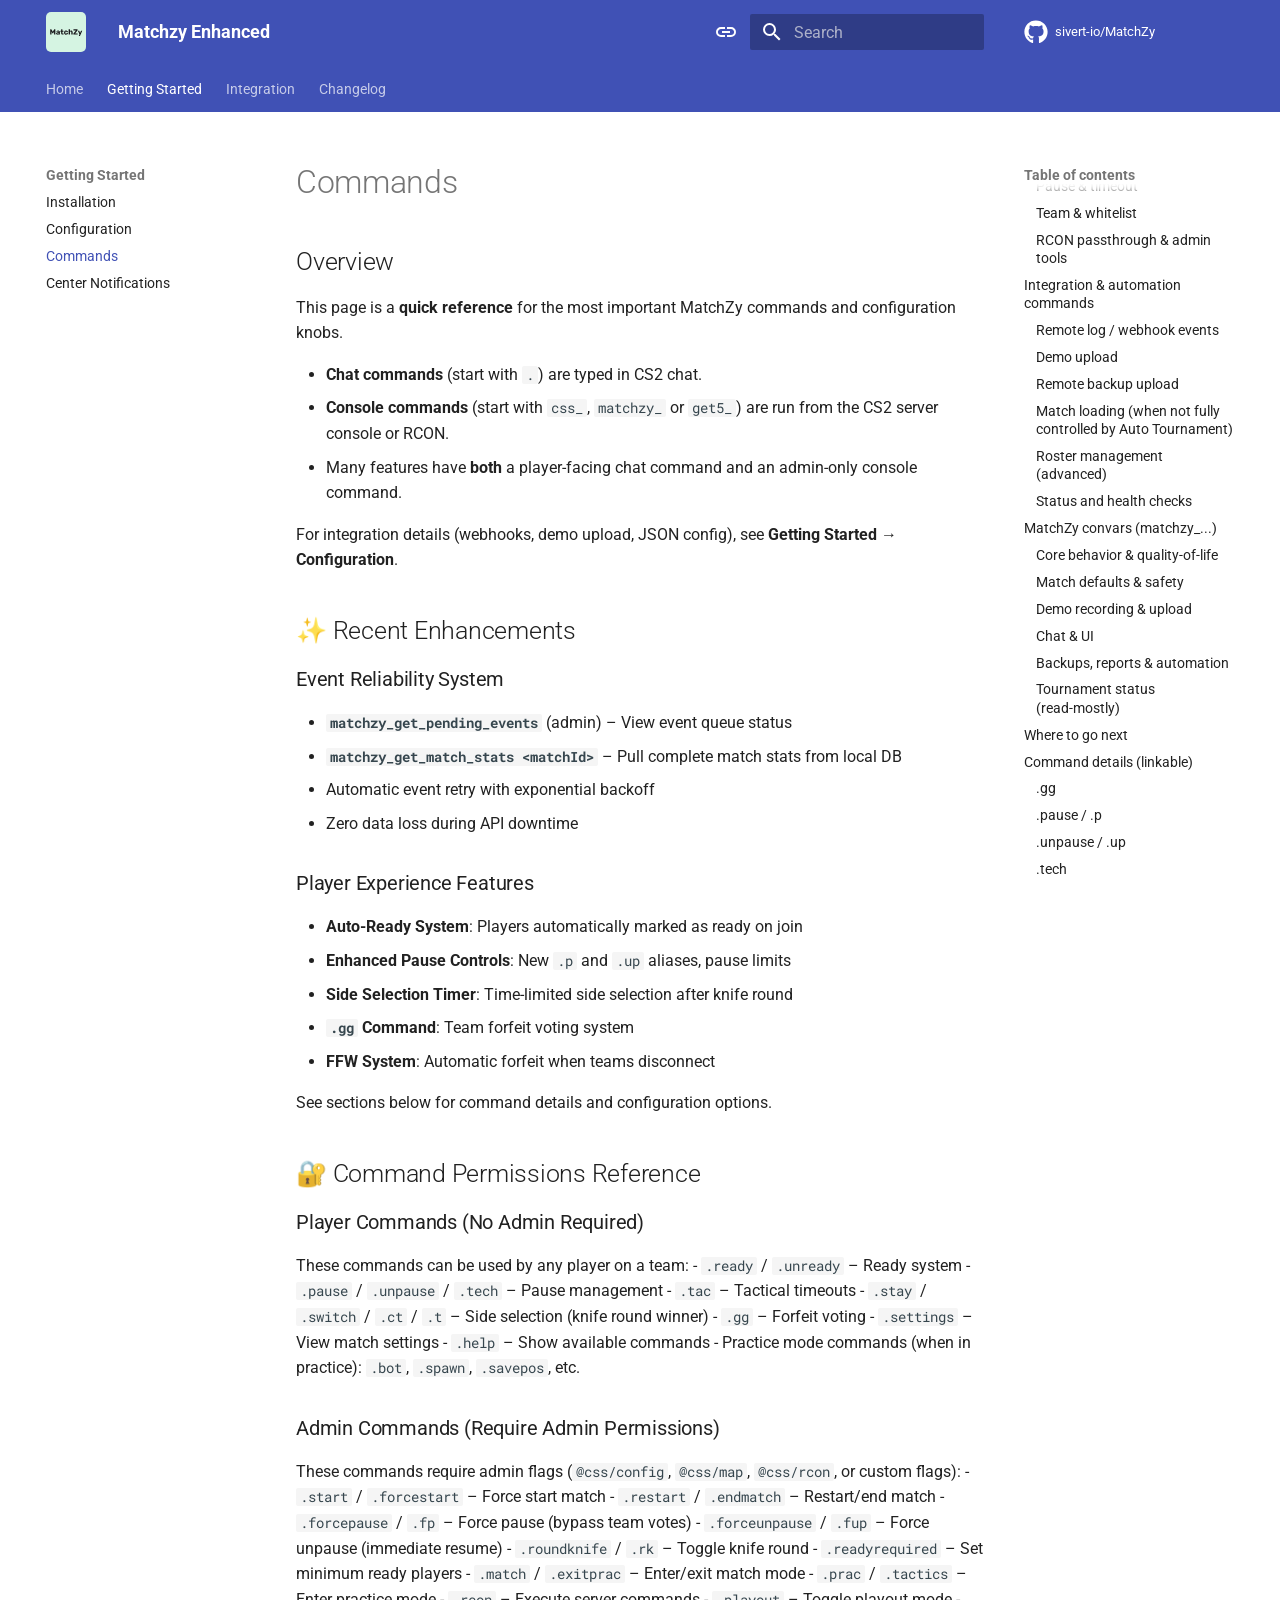
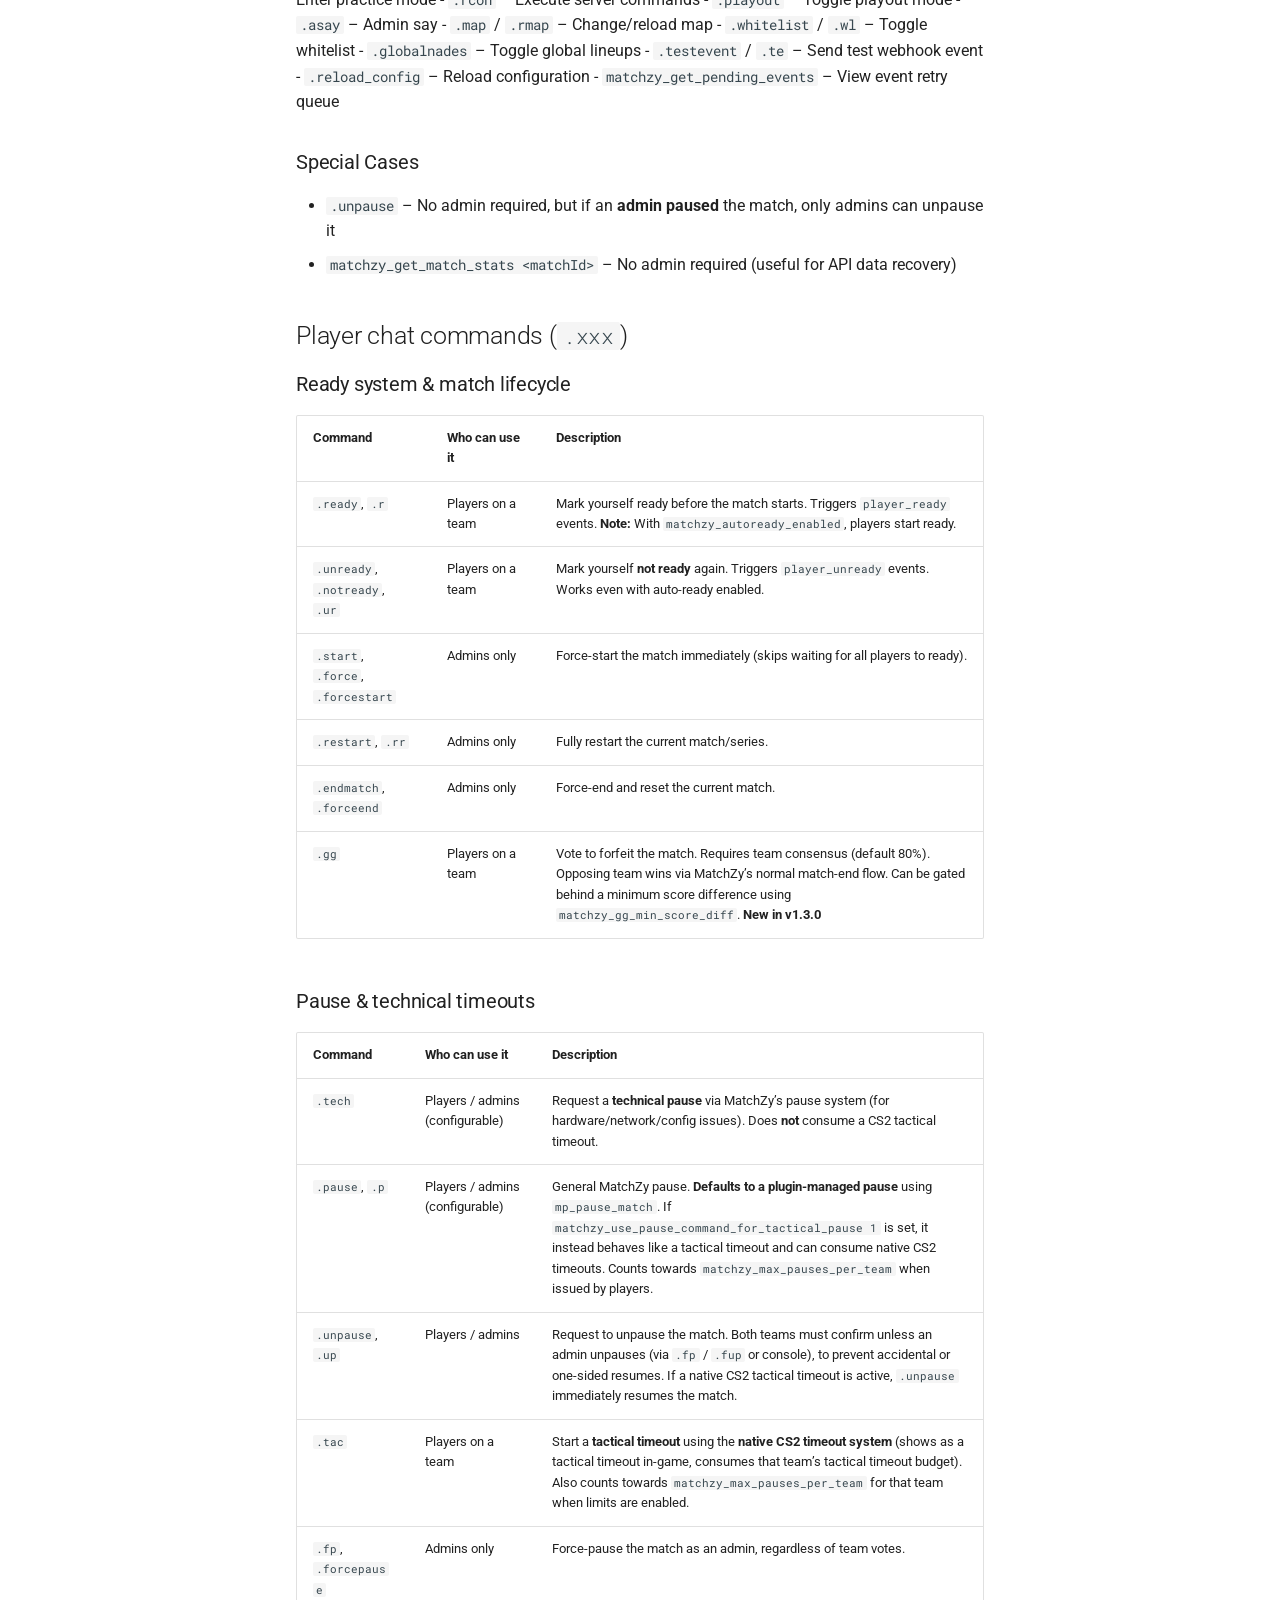
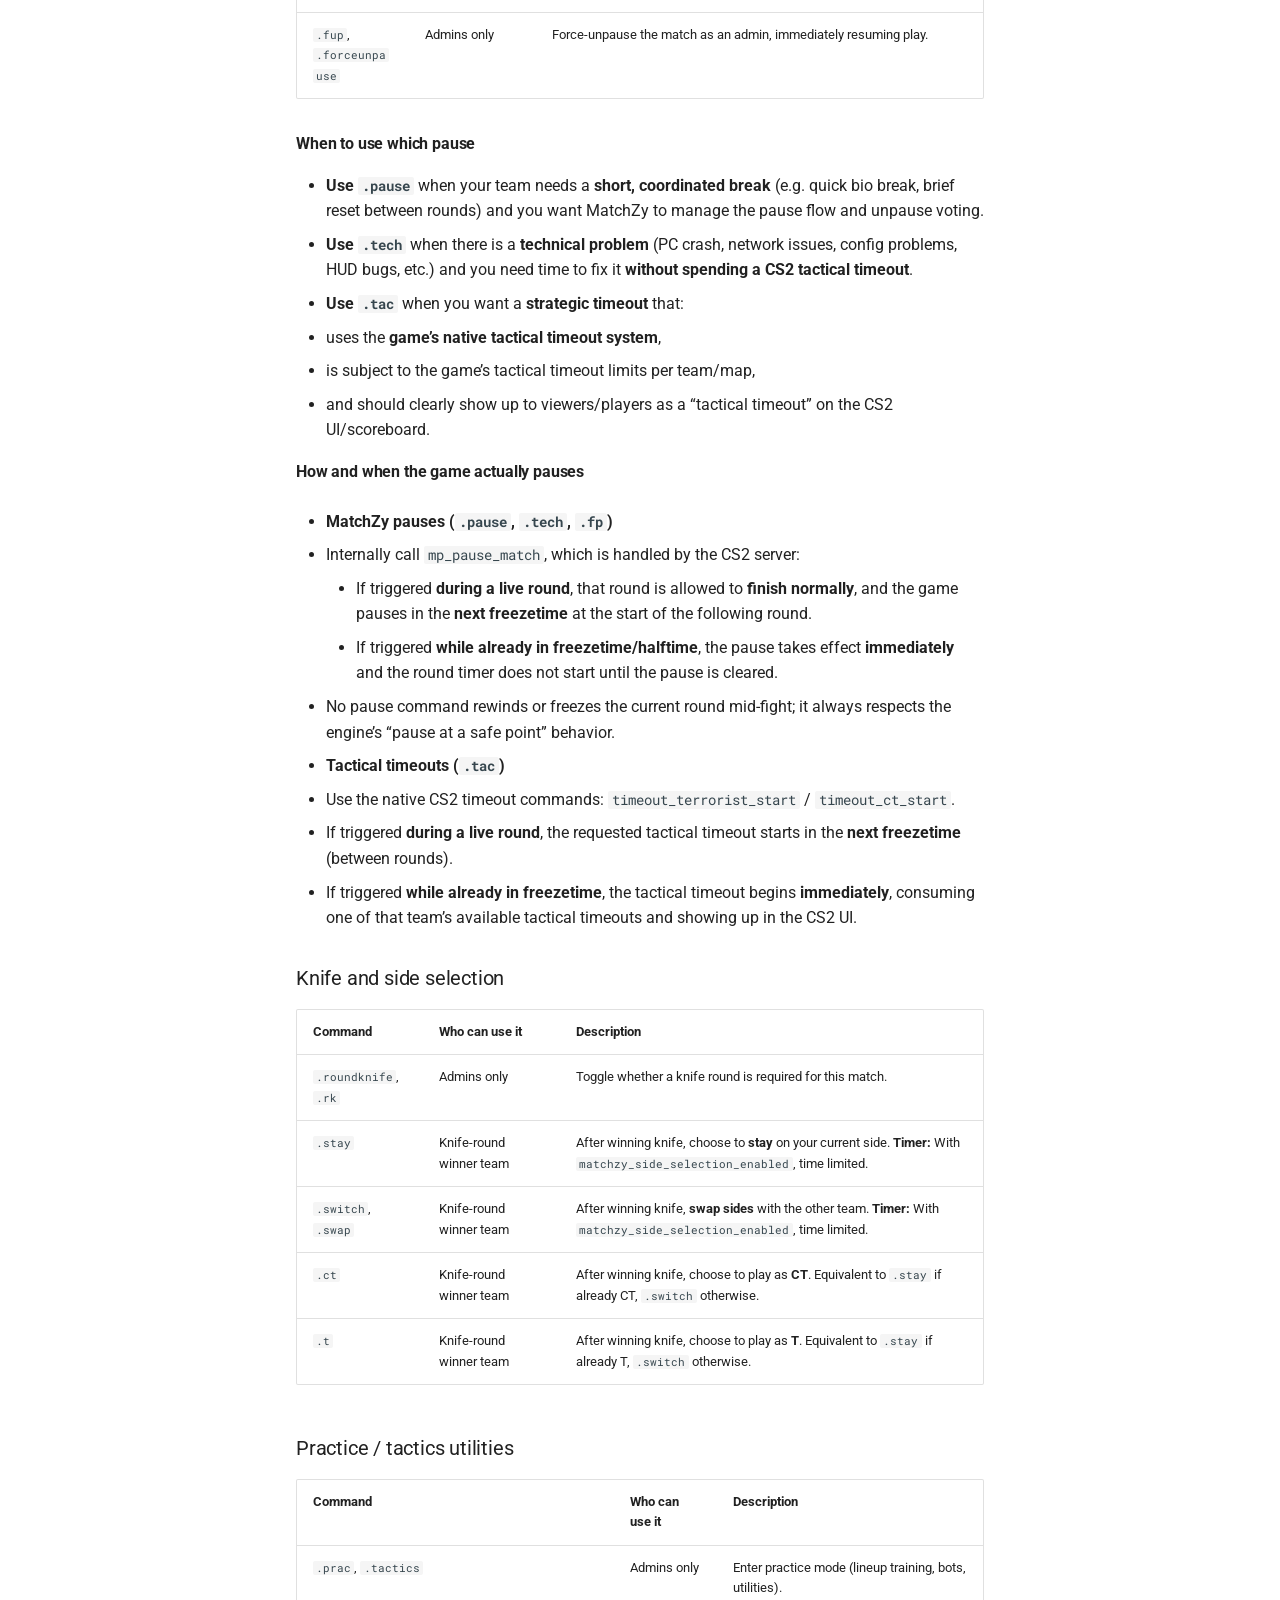
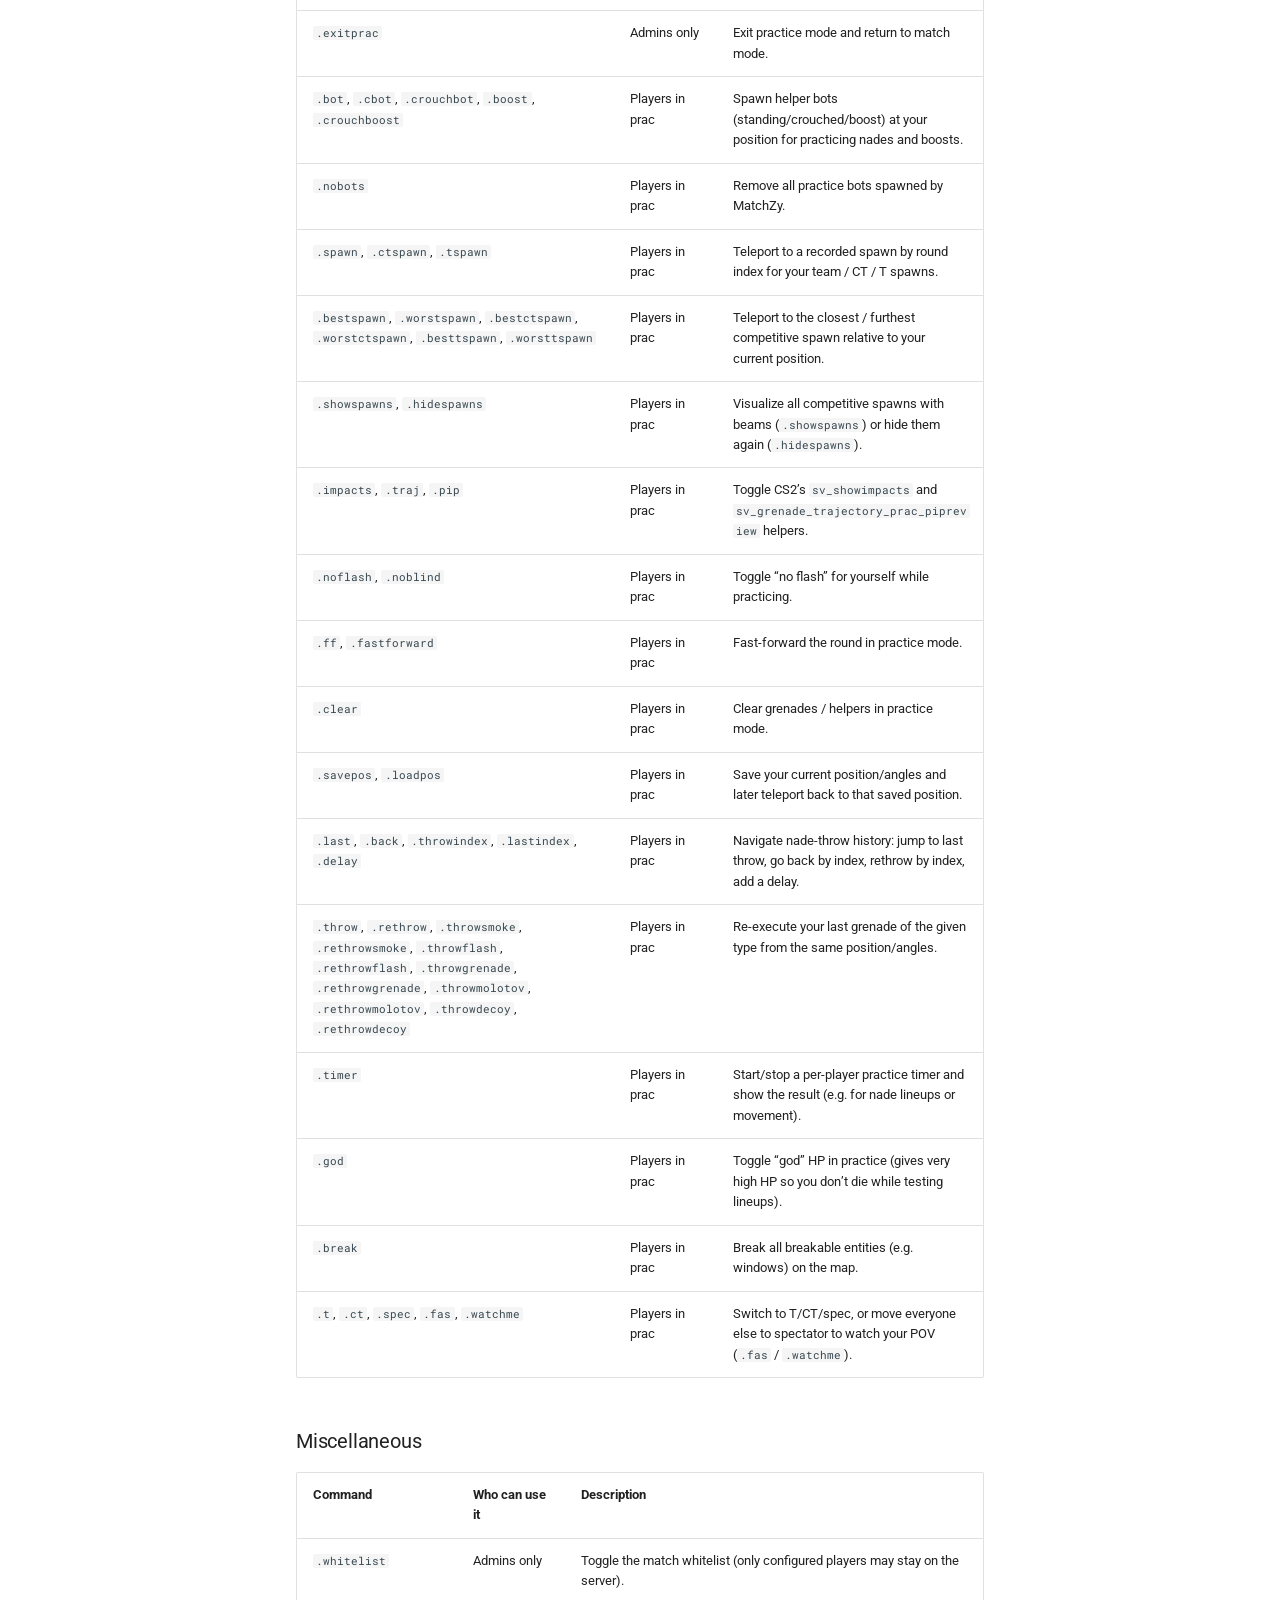
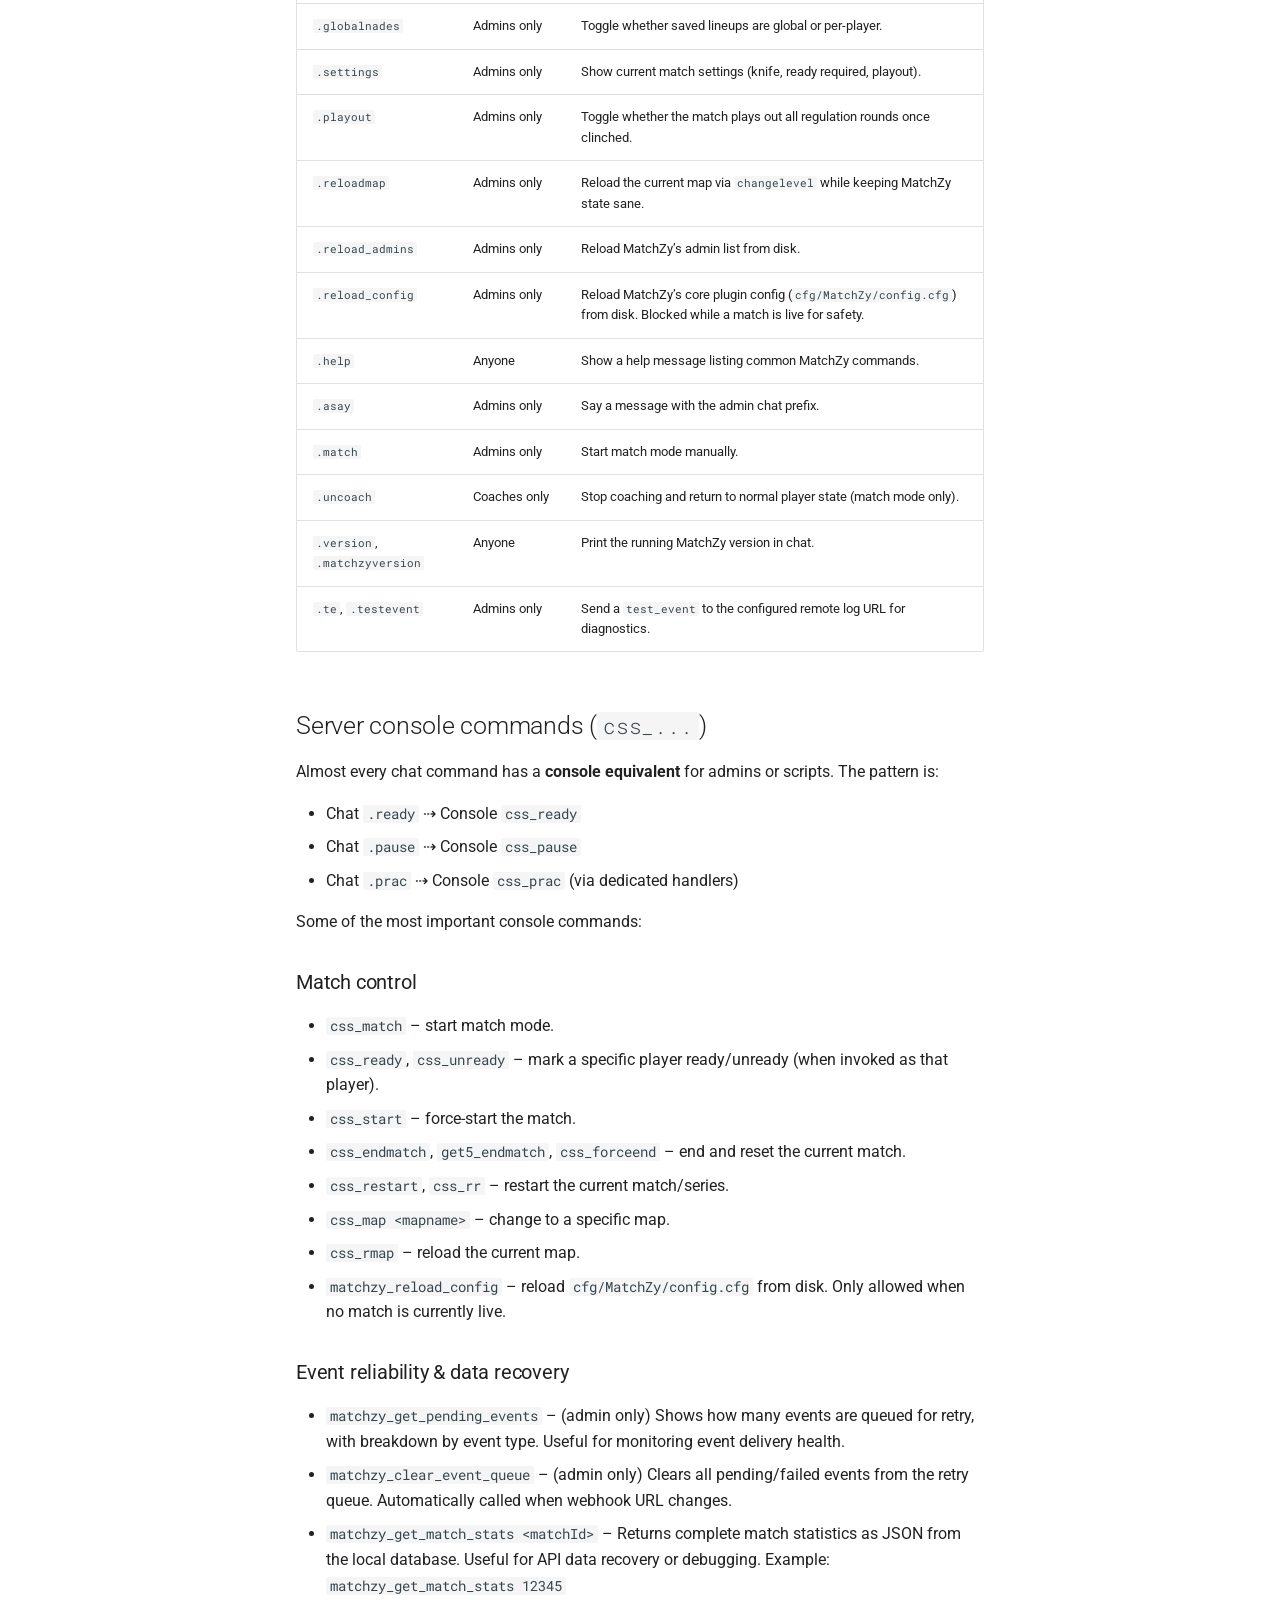
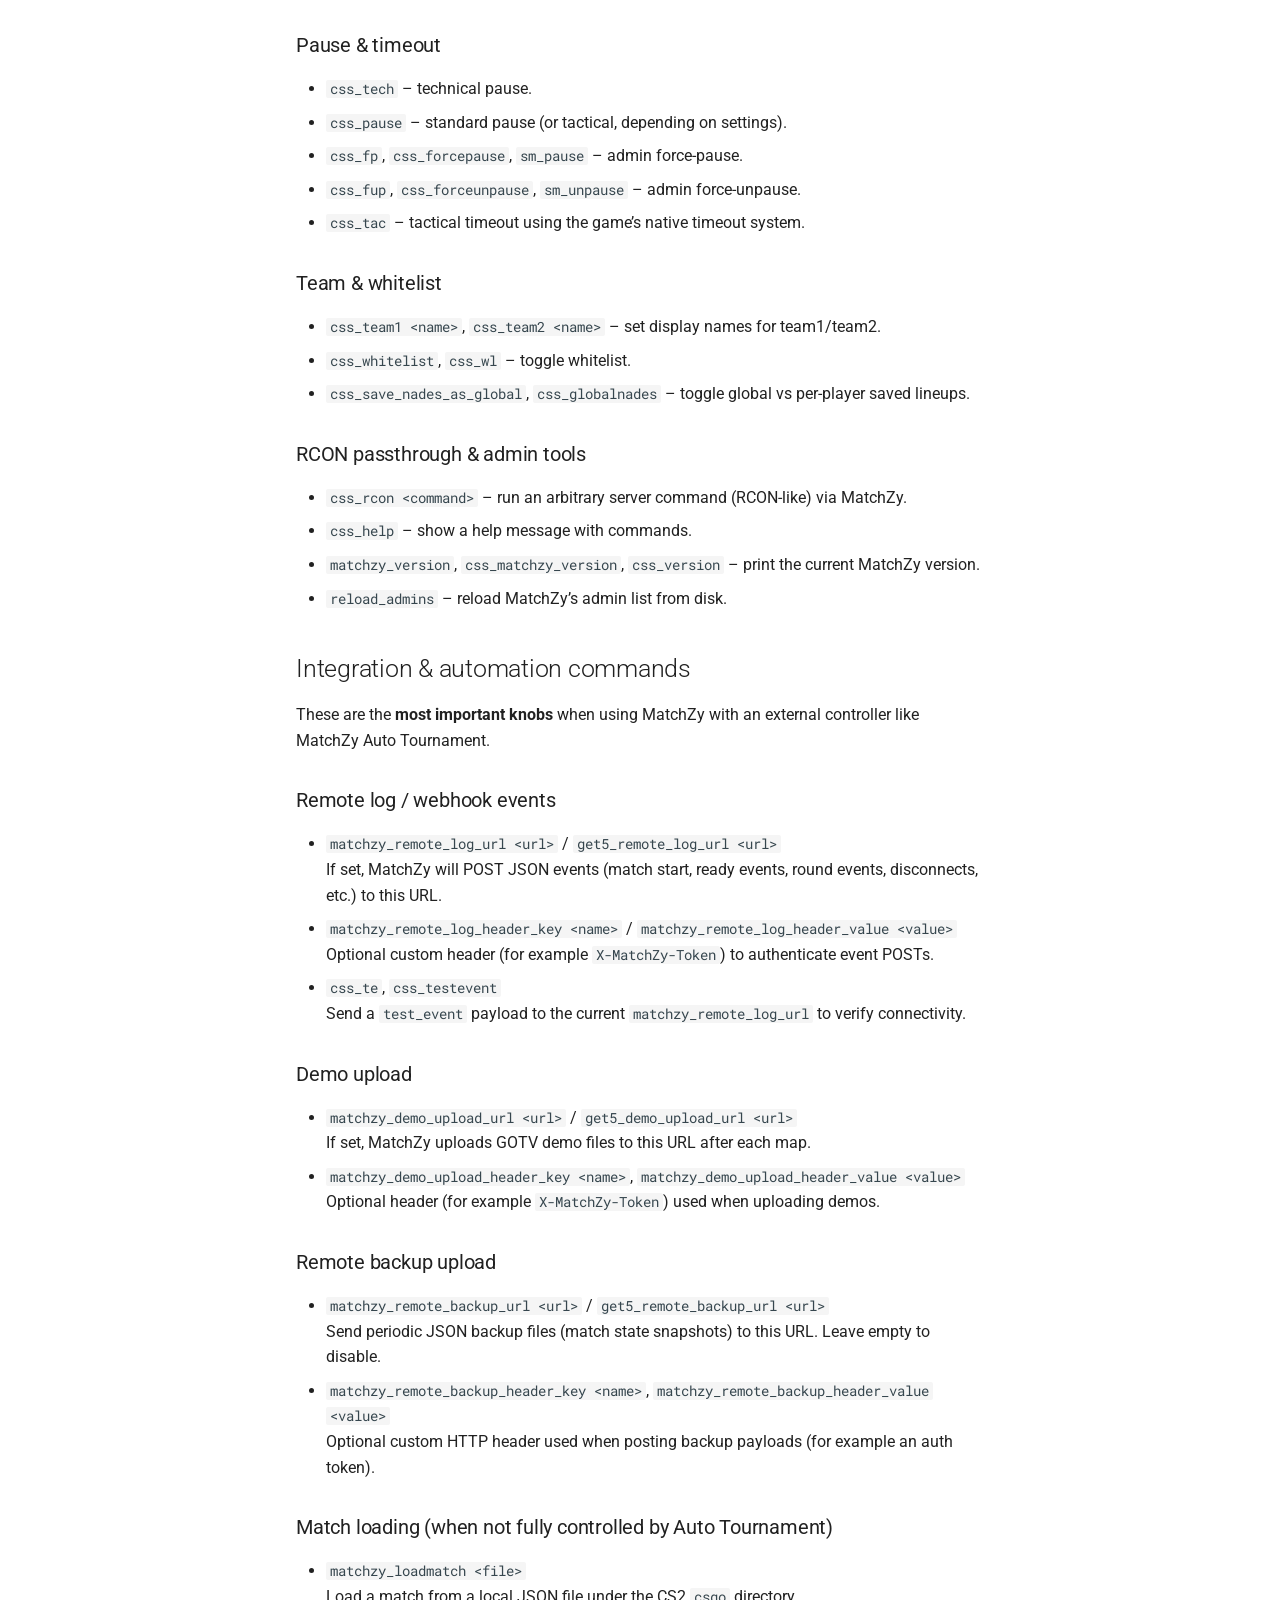
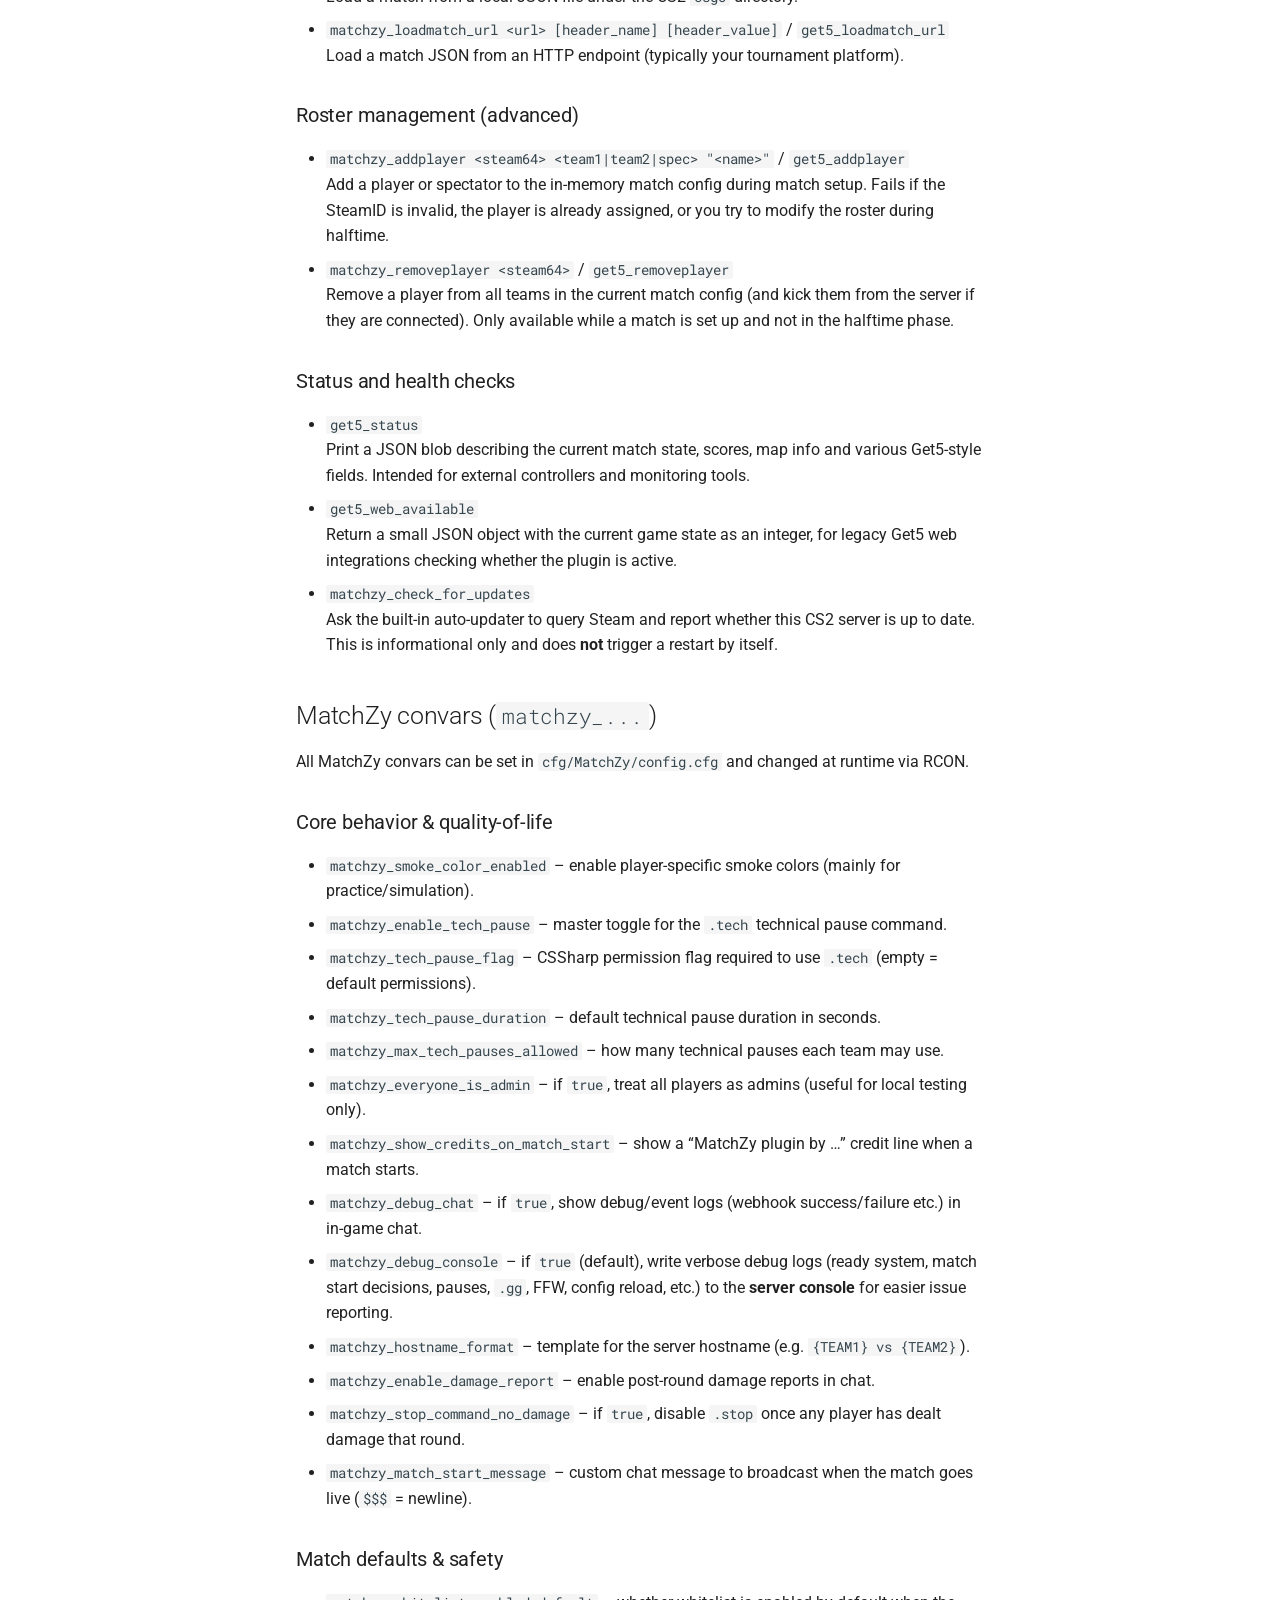
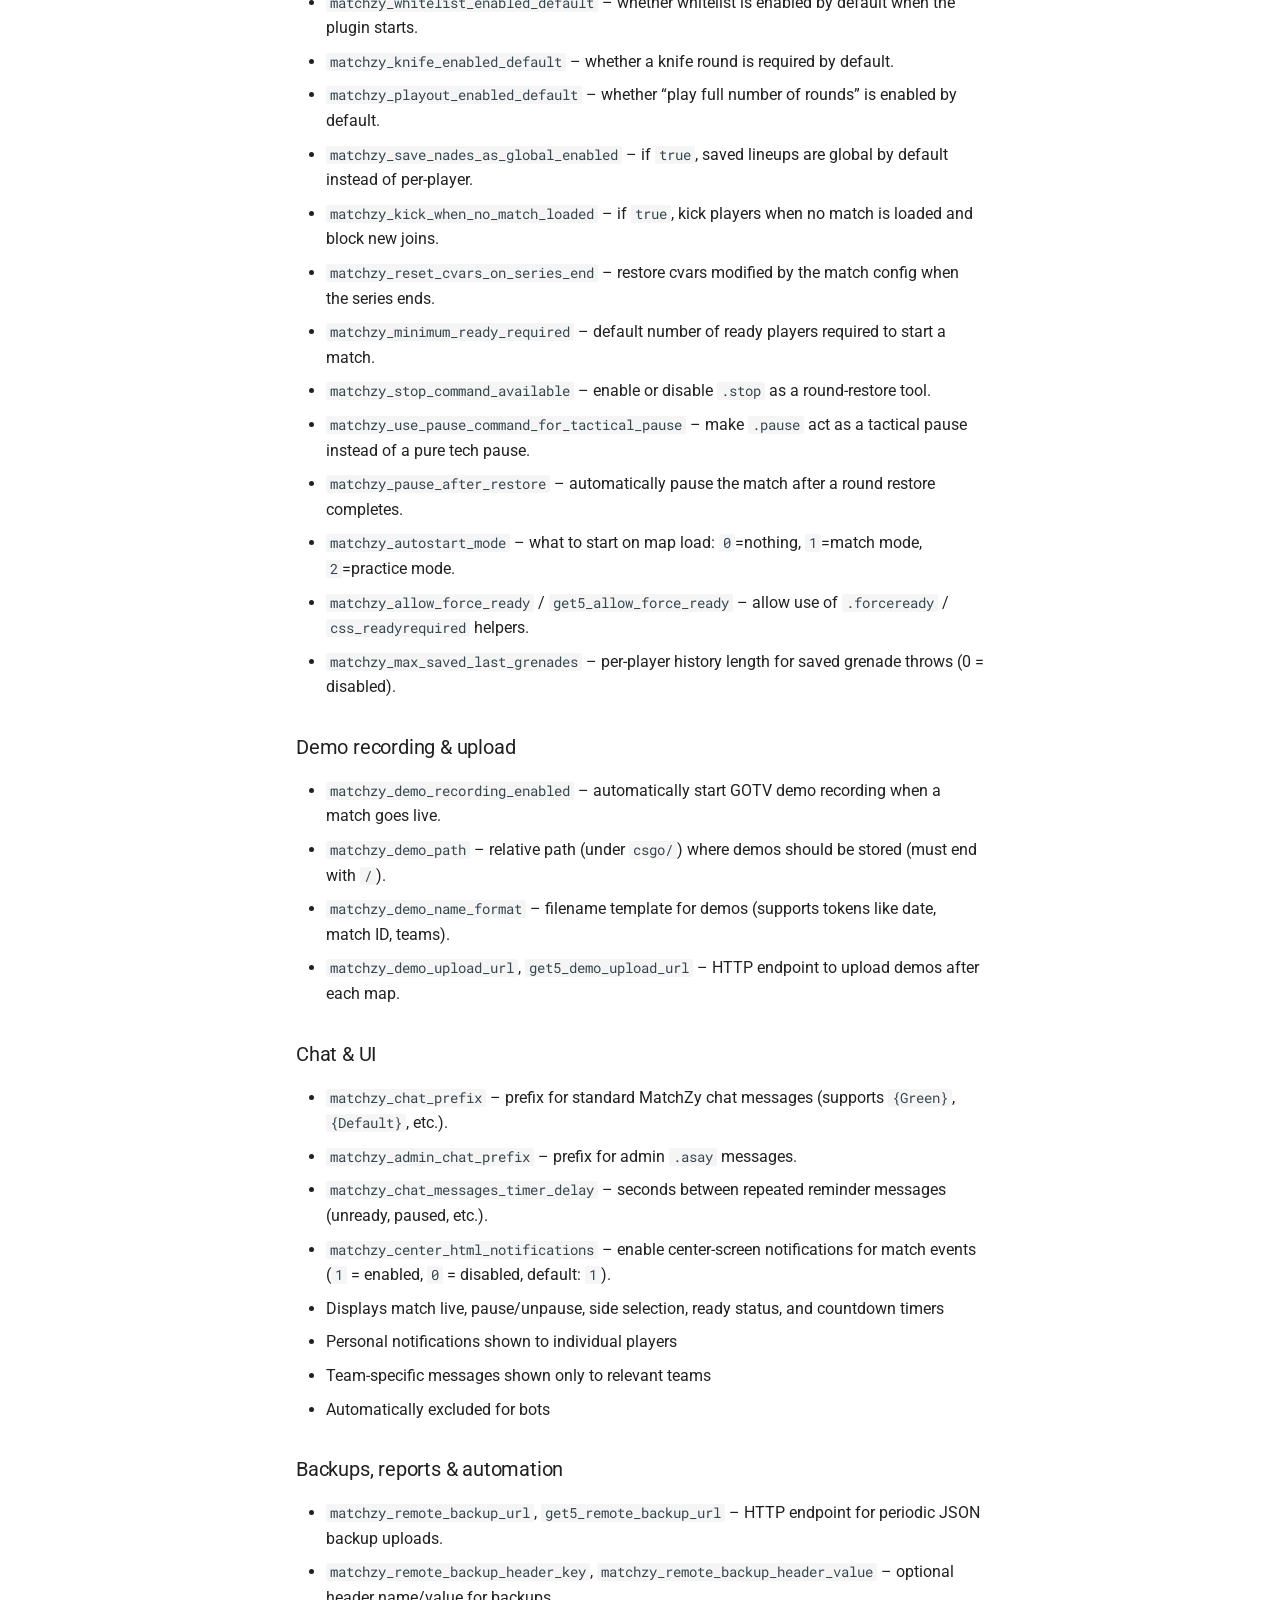
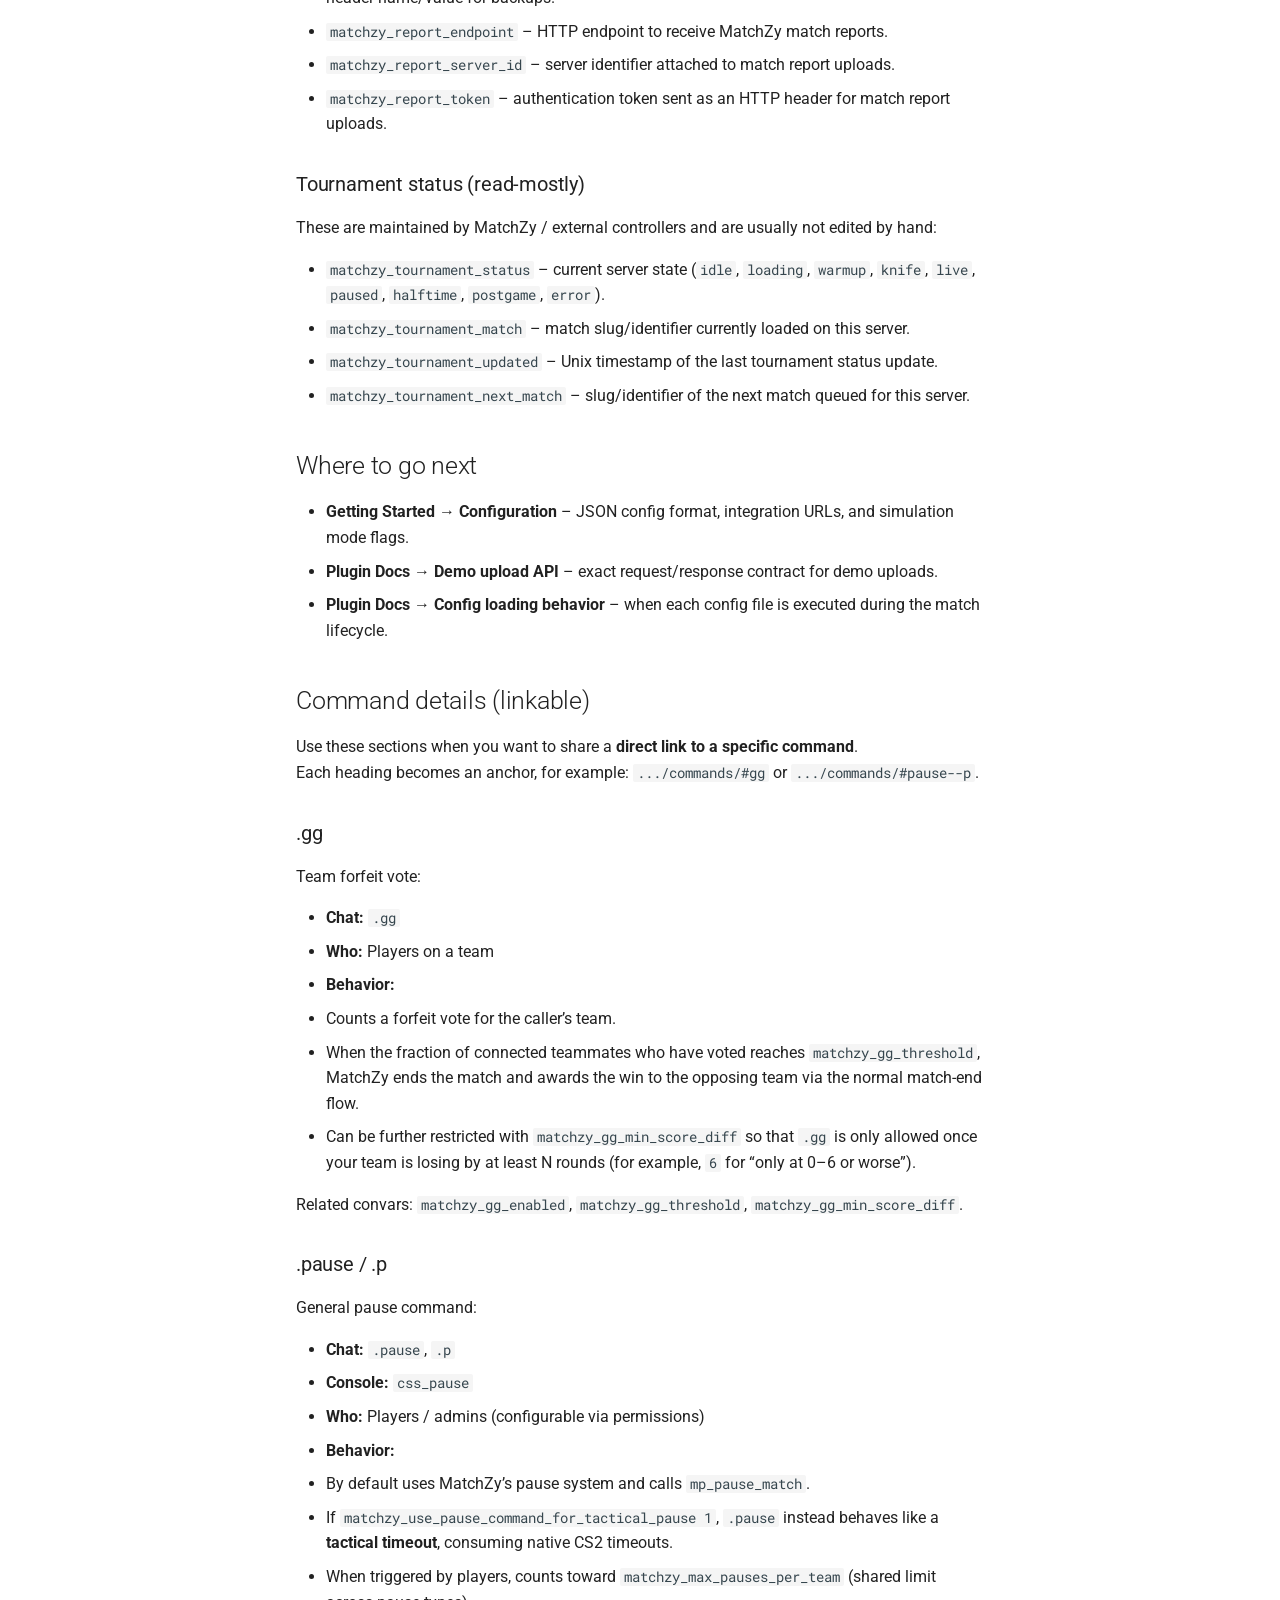
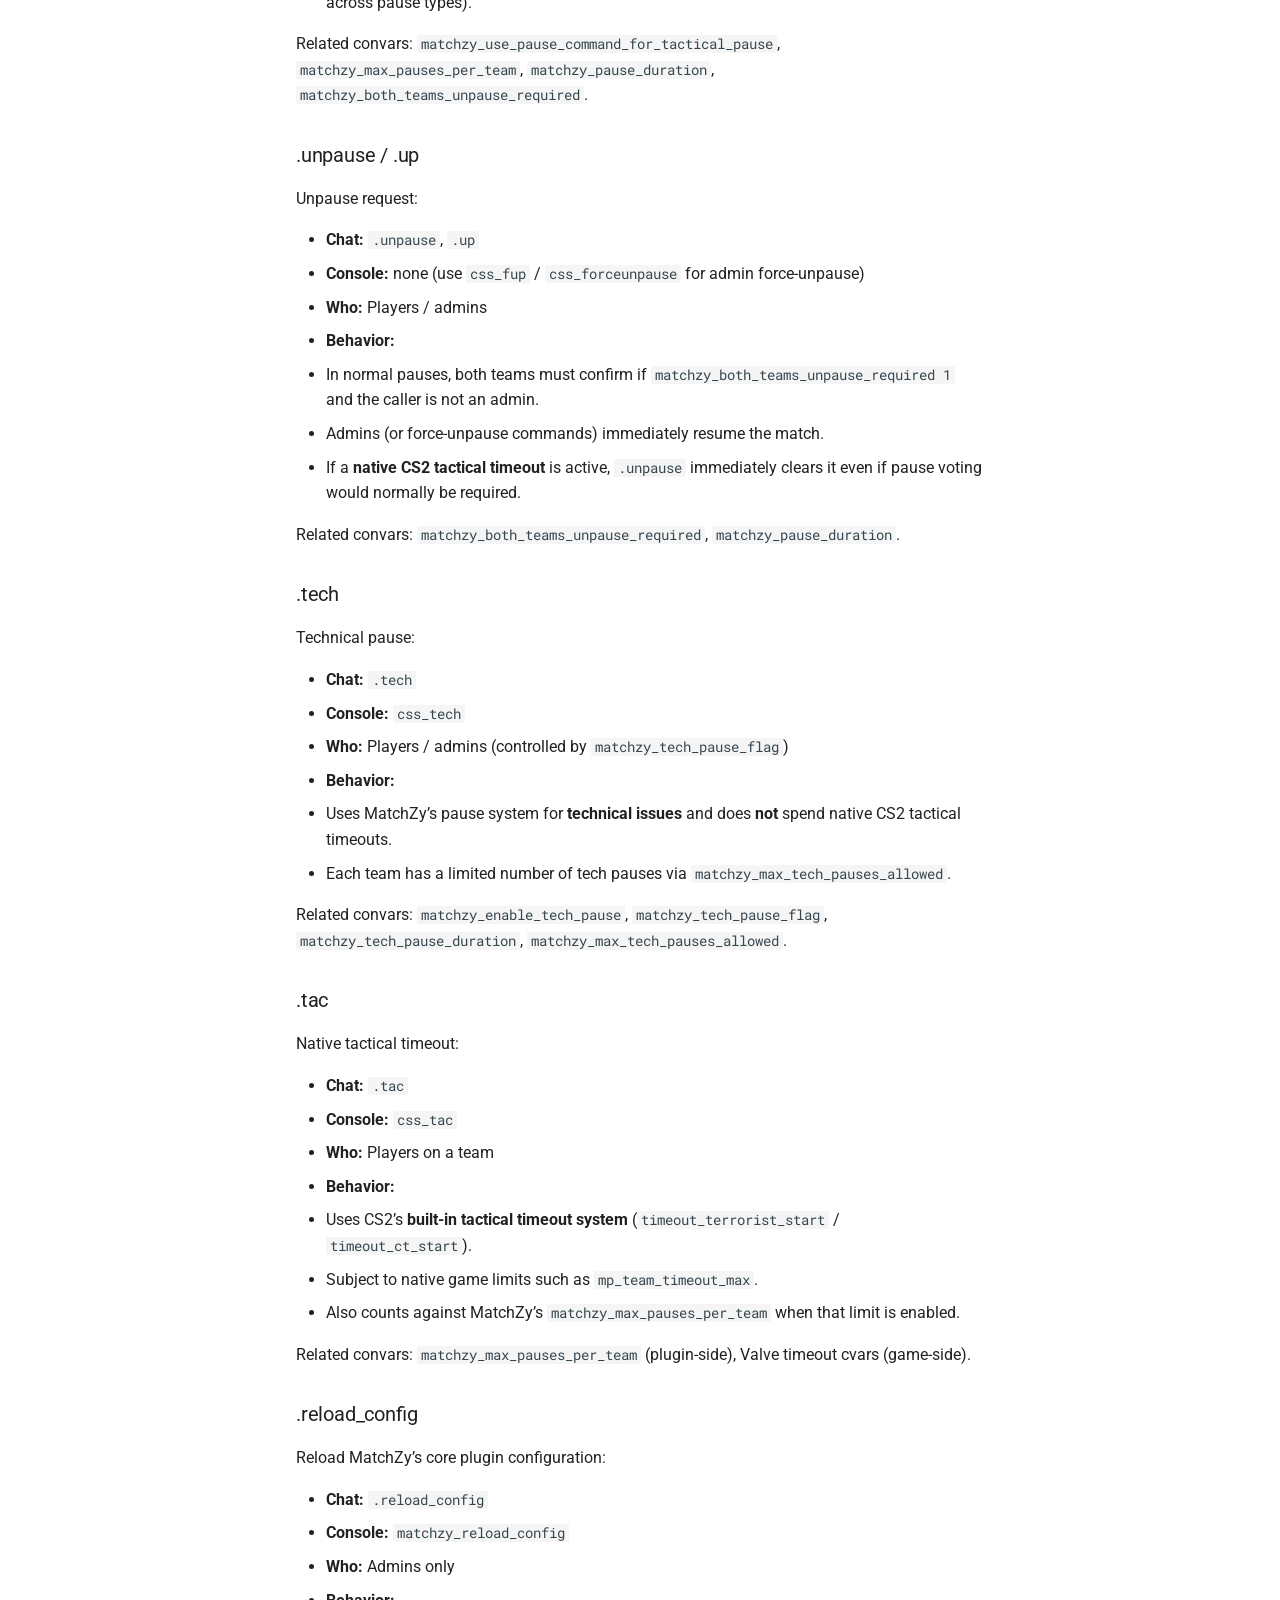
<file: commands/index.html>
<!DOCTYPE html><html lang="en" class="no-js"><head>
    
      <meta charset="utf-8">
      <meta name="viewport" content="width=device-width,initial-scale=1">
      
        <meta name="description" content="Matchzy Enhanced — an enhanced CS2 MatchZy plugin tailored for tournament automation with MatchZy Auto Tournament.
">
      
      
        <meta name="author" content="Sivert Gullberg Hansen">
      
      
        <link rel="canonical" href="https://me.sivert.io/commands/">
      
      
        <link rel="prev" href="../configuration/">
      
      
        <link rel="next" href="../center-notifications/">
      
      
        
      
      
      <link rel="icon" href="../icon.svg">
      <meta name="generator" content="mkdocs-1.6.1, mkdocs-material-9.7.1">
    
    
      
        <title>Commands &amp; ConVars - Matchzy Enhanced</title>
      
    
    
      <link rel="stylesheet" href="../assets/stylesheets/main.484c7ddc.min.css">
      
        
        <link rel="stylesheet" href="../assets/stylesheets/palette.ab4e12ef.min.css">
      
      


    
    
      
    
    
      
        
        
        <link rel="preconnect" href="https://fonts.gstatic.com" crossorigin>
        <link rel="stylesheet" href="https://fonts.googleapis.com/css?family=Roboto:300,300i,400,400i,700,700i%7CRoboto+Mono:400,400i,700,700i&amp;display=fallback">
        <style>:root{--md-text-font:"Roboto";--md-code-font:"Roboto Mono"}</style>
      
    
    
      <link rel="stylesheet" href="../stylesheets/extra.css">
    
    <script>__md_scope=new URL("..",location),__md_hash=e=>[...e].reduce(((e,_)=>(e<<5)-e+_.charCodeAt(0)),0),__md_get=(e,_=localStorage,t=__md_scope)=>JSON.parse(_.getItem(t.pathname+"."+e)),__md_set=(e,_,t=localStorage,a=__md_scope)=>{try{t.setItem(a.pathname+"."+e,JSON.stringify(_))}catch(e){}}</script>
    
      

    
    
  <link href="../assets/stylesheets/glightbox.min.css" rel="stylesheet"><script src="../assets/javascripts/glightbox.min.js"></script><style id="glightbox-style">
            html.glightbox-open { overflow: initial; height: 100%; }
            .gslide-title { margin-top: 0px; user-select: text; }
            .gslide-desc { color: #666; user-select: text; }
            .gslide-image img { background: white; }
            .gscrollbar-fixer { padding-right: 15px; }
            .gdesc-inner { font-size: 0.75rem; }
            body[data-md-color-scheme="slate"] .gdesc-inner { background: var(--md-default-bg-color); }
            body[data-md-color-scheme="slate"] .gslide-title { color: var(--md-default-fg-color); }
            body[data-md-color-scheme="slate"] .gslide-desc { color: var(--md-default-fg-color); }
        </style></head>
  
  
    
    
      
    
    
    
    
    <body dir="ltr" data-md-color-scheme="default" data-md-color-primary="indigo" data-md-color-accent="indigo">
  
    
    <input class="md-toggle" data-md-toggle="drawer" type="checkbox" id="__drawer" autocomplete="off">
    <input class="md-toggle" data-md-toggle="search" type="checkbox" id="__search" autocomplete="off">
    <label class="md-overlay" for="__drawer"></label>
    <div data-md-component="skip">
      
        
        <a href="#overview" class="md-skip">
          Skip to content
        </a>
      
    </div>
    <div data-md-component="announce">
      
    </div>
    
    
      

<header class="md-header" data-md-component="header">
  <nav class="md-header__inner md-grid" aria-label="Header">
    <a href=".." title="Matchzy Enhanced" class="md-header__button md-logo" aria-label="Matchzy Enhanced" data-md-component="logo">
      
  <img src="../icon.svg" alt="logo">

    </a>
    <label class="md-header__button md-icon" for="__drawer">
      
      <svg xmlns="http://www.w3.org/2000/svg" viewBox="0 0 24 24"><path d="M3 6h18v2H3zm0 5h18v2H3zm0 5h18v2H3z"></path></svg>
    </label>
    <div class="md-header__title" data-md-component="header-title">
      <div class="md-header__ellipsis">
        <div class="md-header__topic">
          <span class="md-ellipsis">
            Matchzy Enhanced
          </span>
        </div>
        <div class="md-header__topic" data-md-component="header-topic">
          <span class="md-ellipsis">
            
              Commands &amp; ConVars
            
          </span>
        </div>
      </div>
    </div>
    
      
        <form class="md-header__option" data-md-component="palette">
  
    
    
    
    <input class="md-option" data-md-color-media="(prefers-color-scheme)" data-md-color-scheme="default" data-md-color-primary="indigo" data-md-color-accent="indigo" aria-label="Switch to light mode" type="radio" name="__palette" id="__palette_0">
    
      <label class="md-header__button md-icon" title="Switch to light mode" for="__palette_1" hidden>
        <svg xmlns="http://www.w3.org/2000/svg" viewBox="0 0 24 24"><path d="M3.9 12c0-1.71 1.39-3.1 3.1-3.1h4V7H7a5 5 0 0 0-5 5 5 5 0 0 0 5 5h4v-1.9H7c-1.71 0-3.1-1.39-3.1-3.1M8 13h8v-2H8zm9-6h-4v1.9h4c1.71 0 3.1 1.39 3.1 3.1s-1.39 3.1-3.1 3.1h-4V17h4a5 5 0 0 0 5-5 5 5 0 0 0-5-5"></path></svg>
      </label>
    
  
    
    
    
    <input class="md-option" data-md-color-media="(prefers-color-scheme: light)" data-md-color-scheme="default" data-md-color-primary="indigo" data-md-color-accent="indigo" aria-label="Switch to dark mode" type="radio" name="__palette" id="__palette_1">
    
      <label class="md-header__button md-icon" title="Switch to dark mode" for="__palette_2" hidden>
        <svg xmlns="http://www.w3.org/2000/svg" viewBox="0 0 24 24"><path d="M17 7H7a5 5 0 0 0-5 5 5 5 0 0 0 5 5h10a5 5 0 0 0 5-5 5 5 0 0 0-5-5m0 8a3 3 0 0 1-3-3 3 3 0 0 1 3-3 3 3 0 0 1 3 3 3 3 0 0 1-3 3"></path></svg>
      </label>
    
  
    
    
    
    <input class="md-option" data-md-color-media="(prefers-color-scheme: dark)" data-md-color-scheme="slate" data-md-color-primary="indigo" data-md-color-accent="indigo" aria-label="Switch to system preference" type="radio" name="__palette" id="__palette_2">
    
      <label class="md-header__button md-icon" title="Switch to system preference" for="__palette_0" hidden>
        <svg xmlns="http://www.w3.org/2000/svg" viewBox="0 0 24 24"><path d="M17 6H7c-3.31 0-6 2.69-6 6s2.69 6 6 6h10c3.31 0 6-2.69 6-6s-2.69-6-6-6m0 10H7c-2.21 0-4-1.79-4-4s1.79-4 4-4h10c2.21 0 4 1.79 4 4s-1.79 4-4 4M7 9c-1.66 0-3 1.34-3 3s1.34 3 3 3 3-1.34 3-3-1.34-3-3-3"></path></svg>
      </label>
    
  
</form>
      
    
    
      <script>var palette=__md_get("__palette");if(palette&&palette.color){if("(prefers-color-scheme)"===palette.color.media){var media=matchMedia("(prefers-color-scheme: light)"),input=document.querySelector(media.matches?"[data-md-color-media='(prefers-color-scheme: light)']":"[data-md-color-media='(prefers-color-scheme: dark)']");palette.color.media=input.getAttribute("data-md-color-media"),palette.color.scheme=input.getAttribute("data-md-color-scheme"),palette.color.primary=input.getAttribute("data-md-color-primary"),palette.color.accent=input.getAttribute("data-md-color-accent")}for(var[key,value]of Object.entries(palette.color))document.body.setAttribute("data-md-color-"+key,value)}</script>
    
    
    
      
      
        <label class="md-header__button md-icon" for="__search">
          
          <svg xmlns="http://www.w3.org/2000/svg" viewBox="0 0 24 24"><path d="M9.5 3A6.5 6.5 0 0 1 16 9.5c0 1.61-.59 3.09-1.56 4.23l.27.27h.79l5 5-1.5 1.5-5-5v-.79l-.27-.27A6.52 6.52 0 0 1 9.5 16 6.5 6.5 0 0 1 3 9.5 6.5 6.5 0 0 1 9.5 3m0 2C7 5 5 7 5 9.5S7 14 9.5 14 14 12 14 9.5 12 5 9.5 5"></path></svg>
        </label>
        <div class="md-search" data-md-component="search" role="dialog">
  <label class="md-search__overlay" for="__search"></label>
  <div class="md-search__inner" role="search">
    <form class="md-search__form" name="search">
      <input type="text" class="md-search__input" name="query" aria-label="Search" placeholder="Search" autocapitalize="off" autocorrect="off" autocomplete="off" spellcheck="false" data-md-component="search-query" required>
      <label class="md-search__icon md-icon" for="__search">
        
        <svg xmlns="http://www.w3.org/2000/svg" viewBox="0 0 24 24"><path d="M9.5 3A6.5 6.5 0 0 1 16 9.5c0 1.61-.59 3.09-1.56 4.23l.27.27h.79l5 5-1.5 1.5-5-5v-.79l-.27-.27A6.52 6.52 0 0 1 9.5 16 6.5 6.5 0 0 1 3 9.5 6.5 6.5 0 0 1 9.5 3m0 2C7 5 5 7 5 9.5S7 14 9.5 14 14 12 14 9.5 12 5 9.5 5"></path></svg>
        
        <svg xmlns="http://www.w3.org/2000/svg" viewBox="0 0 24 24"><path d="M20 11v2H8l5.5 5.5-1.42 1.42L4.16 12l7.92-7.92L13.5 5.5 8 11z"></path></svg>
      </label>
      <nav class="md-search__options" aria-label="Search">
        
          <a href="javascript:void(0)" class="md-search__icon md-icon" title="Share" aria-label="Share" data-clipboard data-clipboard-text="" data-md-component="search-share" tabindex="-1">
            
            <svg xmlns="http://www.w3.org/2000/svg" viewBox="0 0 24 24"><path d="M18 16.08c-.76 0-1.44.3-1.96.77L8.91 12.7c.05-.23.09-.46.09-.7s-.04-.47-.09-.7l7.05-4.11c.54.5 1.25.81 2.04.81a3 3 0 0 0 3-3 3 3 0 0 0-3-3 3 3 0 0 0-3 3c0 .24.04.47.09.7L8.04 9.81C7.5 9.31 6.79 9 6 9a3 3 0 0 0-3 3 3 3 0 0 0 3 3c.79 0 1.5-.31 2.04-.81l7.12 4.15c-.05.21-.08.43-.08.66 0 1.61 1.31 2.91 2.92 2.91s2.92-1.3 2.92-2.91A2.92 2.92 0 0 0 18 16.08"></path></svg>
          </a>
        
        <button type="reset" class="md-search__icon md-icon" title="Clear" aria-label="Clear" tabindex="-1">
          
          <svg xmlns="http://www.w3.org/2000/svg" viewBox="0 0 24 24"><path d="M19 6.41 17.59 5 12 10.59 6.41 5 5 6.41 10.59 12 5 17.59 6.41 19 12 13.41 17.59 19 19 17.59 13.41 12z"></path></svg>
        </button>
      </nav>
      
        <div class="md-search__suggest" data-md-component="search-suggest"></div>
      
    </form>
    <div class="md-search__output">
      <div class="md-search__scrollwrap" tabindex="0" data-md-scrollfix>
        <div class="md-search-result" data-md-component="search-result">
          <div class="md-search-result__meta">
            Initializing search
          </div>
          <ol class="md-search-result__list" role="presentation"></ol>
        </div>
      </div>
    </div>
  </div>
</div>
      
    
    
      <div class="md-header__source">
        <a href="https://github.com/sivert-io/MatchZy" title="Go to repository" class="md-source" data-md-component="source">
  <div class="md-source__icon md-icon">
    
    <svg xmlns="http://www.w3.org/2000/svg" viewBox="0 0 512 512"><!--! Font Awesome Free 7.1.0 by @fontawesome - https://fontawesome.com License - https://fontawesome.com/license/free (Icons: CC BY 4.0, Fonts: SIL OFL 1.1, Code: MIT License) Copyright 2025 Fonticons, Inc.--><path d="M173.9 397.4c0 2-2.3 3.6-5.2 3.6-3.3.3-5.6-1.3-5.6-3.6 0-2 2.3-3.6 5.2-3.6 3-.3 5.6 1.3 5.6 3.6m-31.1-4.5c-.7 2 1.3 4.3 4.3 4.9 2.6 1 5.6 0 6.2-2s-1.3-4.3-4.3-5.2c-2.6-.7-5.5.3-6.2 2.3m44.2-1.7c-2.9.7-4.9 2.6-4.6 4.9.3 2 2.9 3.3 5.9 2.6 2.9-.7 4.9-2.6 4.6-4.6-.3-1.9-3-3.2-5.9-2.9M252.8 8C114.1 8 8 113.3 8 252c0 110.9 69.8 205.8 169.5 239.2 12.8 2.3 17.3-5.6 17.3-12.1 0-6.2-.3-40.4-.3-61.4 0 0-70 15-84.7-29.8 0 0-11.4-29.1-27.8-36.6 0 0-22.9-15.7 1.6-15.4 0 0 24.9 2 38.6 25.8 21.9 38.6 58.6 27.5 72.9 20.9 2.3-16 8.8-27.1 16-33.7-55.9-6.2-112.3-14.3-112.3-110.5 0-27.5 7.6-41.3 23.6-58.9-2.6-6.5-11.1-33.3 2.6-67.9 20.9-6.5 69 27 69 27 20-5.6 41.5-8.5 62.8-8.5s42.8 2.9 62.8 8.5c0 0 48.1-33.6 69-27 13.7 34.7 5.2 61.4 2.6 67.9 16 17.7 25.8 31.5 25.8 58.9 0 96.5-58.9 104.2-114.8 110.5 9.2 7.9 17 22.9 17 46.4 0 33.7-.3 75.4-.3 83.6 0 6.5 4.6 14.4 17.3 12.1C436.2 457.8 504 362.9 504 252 504 113.3 391.5 8 252.8 8M105.2 352.9c-1.3 1-1 3.3.7 5.2 1.6 1.6 3.9 2.3 5.2 1 1.3-1 1-3.3-.7-5.2-1.6-1.6-3.9-2.3-5.2-1m-10.8-8.1c-.7 1.3.3 2.9 2.3 3.9 1.6 1 3.6.7 4.3-.7.7-1.3-.3-2.9-2.3-3.9-2-.6-3.6-.3-4.3.7m32.4 35.6c-1.6 1.3-1 4.3 1.3 6.2 2.3 2.3 5.2 2.6 6.5 1 1.3-1.3.7-4.3-1.3-6.2-2.2-2.3-5.2-2.6-6.5-1m-11.4-14.7c-1.6 1-1.6 3.6 0 5.9s4.3 3.3 5.6 2.3c1.6-1.3 1.6-3.9 0-6.2-1.4-2.3-4-3.3-5.6-2"></path></svg>
  </div>
  <div class="md-source__repository">
    sivert-io/MatchZy
  </div>
</a>
      </div>
    
  </nav>
  
</header>
    
    <div class="md-container" data-md-component="container">
      
      
        
          
            
<nav class="md-tabs" aria-label="Tabs" data-md-component="tabs">
  <div class="md-grid">
    <ul class="md-tabs__list">
      
        
  
  
  
  
    <li class="md-tabs__item">
      <a href=".." class="md-tabs__link">
        
  
  
    
  
  Home

      </a>
    </li>
  

      
        
  
  
  
    
  
  
    
    
      <li class="md-tabs__item md-tabs__item--active">
        <a href="../installation/" class="md-tabs__link">
          
  
  
    
  
  Getting Started

        </a>
      </li>
    
  

      
        
  
  
  
  
    
    
      <li class="md-tabs__item">
        <a href="../integration/" class="md-tabs__link">
          
  
  
    
  
  Integration

        </a>
      </li>
    
  

      
        
  
  
  
  
    <li class="md-tabs__item">
      <a href="../CHANGELOG/" class="md-tabs__link">
        
  
  
    
  
  Changelog

      </a>
    </li>
  

      
    </ul>
  </div>
</nav>
          
        
      
      <main class="md-main" data-md-component="main">
        <div class="md-main__inner md-grid">
          
            
              
              <div class="md-sidebar md-sidebar--primary" data-md-component="sidebar" data-md-type="navigation">
                <div class="md-sidebar__scrollwrap">
                  <div class="md-sidebar__inner">
                    


  


<nav class="md-nav md-nav--primary md-nav--lifted" aria-label="Navigation" data-md-level="0">
  <label class="md-nav__title" for="__drawer">
    <a href=".." title="Matchzy Enhanced" class="md-nav__button md-logo" aria-label="Matchzy Enhanced" data-md-component="logo">
      
  <img src="../icon.svg" alt="logo">

    </a>
    Matchzy Enhanced
  </label>
  
    <div class="md-nav__source">
      <a href="https://github.com/sivert-io/MatchZy" title="Go to repository" class="md-source" data-md-component="source">
  <div class="md-source__icon md-icon">
    
    <svg xmlns="http://www.w3.org/2000/svg" viewBox="0 0 512 512"><!--! Font Awesome Free 7.1.0 by @fontawesome - https://fontawesome.com License - https://fontawesome.com/license/free (Icons: CC BY 4.0, Fonts: SIL OFL 1.1, Code: MIT License) Copyright 2025 Fonticons, Inc.--><path d="M173.9 397.4c0 2-2.3 3.6-5.2 3.6-3.3.3-5.6-1.3-5.6-3.6 0-2 2.3-3.6 5.2-3.6 3-.3 5.6 1.3 5.6 3.6m-31.1-4.5c-.7 2 1.3 4.3 4.3 4.9 2.6 1 5.6 0 6.2-2s-1.3-4.3-4.3-5.2c-2.6-.7-5.5.3-6.2 2.3m44.2-1.7c-2.9.7-4.9 2.6-4.6 4.9.3 2 2.9 3.3 5.9 2.6 2.9-.7 4.9-2.6 4.6-4.6-.3-1.9-3-3.2-5.9-2.9M252.8 8C114.1 8 8 113.3 8 252c0 110.9 69.8 205.8 169.5 239.2 12.8 2.3 17.3-5.6 17.3-12.1 0-6.2-.3-40.4-.3-61.4 0 0-70 15-84.7-29.8 0 0-11.4-29.1-27.8-36.6 0 0-22.9-15.7 1.6-15.4 0 0 24.9 2 38.6 25.8 21.9 38.6 58.6 27.5 72.9 20.9 2.3-16 8.8-27.1 16-33.7-55.9-6.2-112.3-14.3-112.3-110.5 0-27.5 7.6-41.3 23.6-58.9-2.6-6.5-11.1-33.3 2.6-67.9 20.9-6.5 69 27 69 27 20-5.6 41.5-8.5 62.8-8.5s42.8 2.9 62.8 8.5c0 0 48.1-33.6 69-27 13.7 34.7 5.2 61.4 2.6 67.9 16 17.7 25.8 31.5 25.8 58.9 0 96.5-58.9 104.2-114.8 110.5 9.2 7.9 17 22.9 17 46.4 0 33.7-.3 75.4-.3 83.6 0 6.5 4.6 14.4 17.3 12.1C436.2 457.8 504 362.9 504 252 504 113.3 391.5 8 252.8 8M105.2 352.9c-1.3 1-1 3.3.7 5.2 1.6 1.6 3.9 2.3 5.2 1 1.3-1 1-3.3-.7-5.2-1.6-1.6-3.9-2.3-5.2-1m-10.8-8.1c-.7 1.3.3 2.9 2.3 3.9 1.6 1 3.6.7 4.3-.7.7-1.3-.3-2.9-2.3-3.9-2-.6-3.6-.3-4.3.7m32.4 35.6c-1.6 1.3-1 4.3 1.3 6.2 2.3 2.3 5.2 2.6 6.5 1 1.3-1.3.7-4.3-1.3-6.2-2.2-2.3-5.2-2.6-6.5-1m-11.4-14.7c-1.6 1-1.6 3.6 0 5.9s4.3 3.3 5.6 2.3c1.6-1.3 1.6-3.9 0-6.2-1.4-2.3-4-3.3-5.6-2"></path></svg>
  </div>
  <div class="md-source__repository">
    sivert-io/MatchZy
  </div>
</a>
    </div>
  
  <ul class="md-nav__list" data-md-scrollfix>
    
      
      
  
  
  
  
    <li class="md-nav__item">
      <a href=".." class="md-nav__link">
        
  
  
  <span class="md-ellipsis">
    
  
    Home
  

    
  </span>
  
  

      </a>
    </li>
  

    
      
      
  
  
    
  
  
  
    
    
      
        
      
        
      
        
      
        
      
    
    
    
      
        
        
      
      
        
      
    
    
    <li class="md-nav__item md-nav__item--active md-nav__item--section md-nav__item--nested">
      
        
        
        <input class="md-nav__toggle md-toggle " type="checkbox" id="__nav_2" checked>
        
          
          <label class="md-nav__link" for="__nav_2" id="__nav_2_label" tabindex="">
            
  
  
  <span class="md-ellipsis">
    
  
    Getting Started
  

    
  </span>
  
  

            <span class="md-nav__icon md-icon"></span>
          </label>
        
        <nav class="md-nav" data-md-level="1" aria-labelledby="__nav_2_label" aria-expanded="true">
          <label class="md-nav__title" for="__nav_2">
            <span class="md-nav__icon md-icon"></span>
            
  
    Getting Started
  

          </label>
          <ul class="md-nav__list" data-md-scrollfix>
            
              
                
  
  
  
  
    <li class="md-nav__item">
      <a href="../installation/" class="md-nav__link">
        
  
  
  <span class="md-ellipsis">
    
  
    Installation
  

    
  </span>
  
  

      </a>
    </li>
  

              
            
              
                
  
  
  
  
    <li class="md-nav__item">
      <a href="../configuration/" class="md-nav__link">
        
  
  
  <span class="md-ellipsis">
    
  
    Configuration
  

    
  </span>
  
  

      </a>
    </li>
  

              
            
              
                
  
  
    
  
  
  
    <li class="md-nav__item md-nav__item--active">
      
      <input class="md-nav__toggle md-toggle" type="checkbox" id="__toc">
      
      
      
        <label class="md-nav__link md-nav__link--active" for="__toc">
          
  
  
  <span class="md-ellipsis">
    
  
    Commands
  

    
  </span>
  
  

          <span class="md-nav__icon md-icon"></span>
        </label>
      
      <a href="./" class="md-nav__link md-nav__link--active">
        
  
  
  <span class="md-ellipsis">
    
  
    Commands
  

    
  </span>
  
  

      </a>
      
        

<nav class="md-nav md-nav--secondary" aria-label="Table of contents">
  
  
  
  
    <label class="md-nav__title" for="__toc">
      <span class="md-nav__icon md-icon"></span>
      Table of contents
    </label>
    <ul class="md-nav__list" data-md-component="toc" data-md-scrollfix>
      
        <li class="md-nav__item">
  <a href="#overview" class="md-nav__link">
    <span class="md-ellipsis">
      
        Overview
      
    </span>
  </a>
  
</li>
      
        <li class="md-nav__item">
  <a href="#recent-enhancements" class="md-nav__link">
    <span class="md-ellipsis">
      
        ✨ Recent Enhancements
      
    </span>
  </a>
  
    <nav class="md-nav" aria-label="✨ Recent Enhancements">
      <ul class="md-nav__list">
        
          <li class="md-nav__item">
  <a href="#event-reliability-system" class="md-nav__link">
    <span class="md-ellipsis">
      
        Event Reliability System
      
    </span>
  </a>
  
</li>
        
          <li class="md-nav__item">
  <a href="#player-experience-features" class="md-nav__link">
    <span class="md-ellipsis">
      
        Player Experience Features
      
    </span>
  </a>
  
</li>
        
      </ul>
    </nav>
  
</li>
      
        <li class="md-nav__item">
  <a href="#command-permissions-reference" class="md-nav__link">
    <span class="md-ellipsis">
      
        🔐 Command Permissions Reference
      
    </span>
  </a>
  
    <nav class="md-nav" aria-label="🔐 Command Permissions Reference">
      <ul class="md-nav__list">
        
          <li class="md-nav__item">
  <a href="#player-commands-no-admin-required" class="md-nav__link">
    <span class="md-ellipsis">
      
        Player Commands (No Admin Required)
      
    </span>
  </a>
  
</li>
        
          <li class="md-nav__item">
  <a href="#admin-commands-require-admin-permissions" class="md-nav__link">
    <span class="md-ellipsis">
      
        Admin Commands (Require Admin Permissions)
      
    </span>
  </a>
  
</li>
        
          <li class="md-nav__item">
  <a href="#special-cases" class="md-nav__link">
    <span class="md-ellipsis">
      
        Special Cases
      
    </span>
  </a>
  
</li>
        
      </ul>
    </nav>
  
</li>
      
        <li class="md-nav__item">
  <a href="#player-chat-commands-xxx" class="md-nav__link">
    <span class="md-ellipsis">
      
        Player chat commands (.xxx)
      
    </span>
  </a>
  
    <nav class="md-nav" aria-label="Player chat commands (.xxx)">
      <ul class="md-nav__list">
        
          <li class="md-nav__item">
  <a href="#ready-system-match-lifecycle" class="md-nav__link">
    <span class="md-ellipsis">
      
        Ready system &amp; match lifecycle
      
    </span>
  </a>
  
</li>
        
          <li class="md-nav__item">
  <a href="#pause-technical-timeouts" class="md-nav__link">
    <span class="md-ellipsis">
      
        Pause &amp; technical timeouts
      
    </span>
  </a>
  
    <nav class="md-nav" aria-label="Pause &amp; technical timeouts">
      <ul class="md-nav__list">
        
          <li class="md-nav__item">
  <a href="#when-to-use-which-pause" class="md-nav__link">
    <span class="md-ellipsis">
      
        When to use which pause
      
    </span>
  </a>
  
</li>
        
          <li class="md-nav__item">
  <a href="#how-and-when-the-game-actually-pauses" class="md-nav__link">
    <span class="md-ellipsis">
      
        How and when the game actually pauses
      
    </span>
  </a>
  
</li>
        
      </ul>
    </nav>
  
</li>
        
          <li class="md-nav__item">
  <a href="#knife-and-side-selection" class="md-nav__link">
    <span class="md-ellipsis">
      
        Knife and side selection
      
    </span>
  </a>
  
</li>
        
          <li class="md-nav__item">
  <a href="#practice-tactics-utilities" class="md-nav__link">
    <span class="md-ellipsis">
      
        Practice / tactics utilities
      
    </span>
  </a>
  
</li>
        
          <li class="md-nav__item">
  <a href="#miscellaneous" class="md-nav__link">
    <span class="md-ellipsis">
      
        Miscellaneous
      
    </span>
  </a>
  
</li>
        
      </ul>
    </nav>
  
</li>
      
        <li class="md-nav__item">
  <a href="#server-console-commands-css_" class="md-nav__link">
    <span class="md-ellipsis">
      
        Server console commands (css_...)
      
    </span>
  </a>
  
    <nav class="md-nav" aria-label="Server console commands (css_...)">
      <ul class="md-nav__list">
        
          <li class="md-nav__item">
  <a href="#match-control" class="md-nav__link">
    <span class="md-ellipsis">
      
        Match control
      
    </span>
  </a>
  
</li>
        
          <li class="md-nav__item">
  <a href="#event-reliability-data-recovery" class="md-nav__link">
    <span class="md-ellipsis">
      
        Event reliability &amp; data recovery
      
    </span>
  </a>
  
</li>
        
          <li class="md-nav__item">
  <a href="#pause-timeout" class="md-nav__link">
    <span class="md-ellipsis">
      
        Pause &amp; timeout
      
    </span>
  </a>
  
</li>
        
          <li class="md-nav__item">
  <a href="#team-whitelist" class="md-nav__link">
    <span class="md-ellipsis">
      
        Team &amp; whitelist
      
    </span>
  </a>
  
</li>
        
          <li class="md-nav__item">
  <a href="#rcon-passthrough-admin-tools" class="md-nav__link">
    <span class="md-ellipsis">
      
        RCON passthrough &amp; admin tools
      
    </span>
  </a>
  
</li>
        
      </ul>
    </nav>
  
</li>
      
        <li class="md-nav__item">
  <a href="#integration-automation-commands" class="md-nav__link">
    <span class="md-ellipsis">
      
        Integration &amp; automation commands
      
    </span>
  </a>
  
    <nav class="md-nav" aria-label="Integration &amp; automation commands">
      <ul class="md-nav__list">
        
          <li class="md-nav__item">
  <a href="#remote-log-webhook-events" class="md-nav__link">
    <span class="md-ellipsis">
      
        Remote log / webhook events
      
    </span>
  </a>
  
</li>
        
          <li class="md-nav__item">
  <a href="#demo-upload" class="md-nav__link">
    <span class="md-ellipsis">
      
        Demo upload
      
    </span>
  </a>
  
</li>
        
          <li class="md-nav__item">
  <a href="#remote-backup-upload" class="md-nav__link">
    <span class="md-ellipsis">
      
        Remote backup upload
      
    </span>
  </a>
  
</li>
        
          <li class="md-nav__item">
  <a href="#match-loading-when-not-fully-controlled-by-auto-tournament" class="md-nav__link">
    <span class="md-ellipsis">
      
        Match loading (when not fully controlled by Auto Tournament)
      
    </span>
  </a>
  
</li>
        
          <li class="md-nav__item">
  <a href="#roster-management-advanced" class="md-nav__link">
    <span class="md-ellipsis">
      
        Roster management (advanced)
      
    </span>
  </a>
  
</li>
        
          <li class="md-nav__item">
  <a href="#status-and-health-checks" class="md-nav__link">
    <span class="md-ellipsis">
      
        Status and health checks
      
    </span>
  </a>
  
</li>
        
      </ul>
    </nav>
  
</li>
      
        <li class="md-nav__item">
  <a href="#matchzy-convars-matchzy_" class="md-nav__link">
    <span class="md-ellipsis">
      
        MatchZy convars (matchzy_...)
      
    </span>
  </a>
  
    <nav class="md-nav" aria-label="MatchZy convars (matchzy_...)">
      <ul class="md-nav__list">
        
          <li class="md-nav__item">
  <a href="#core-behavior-qualityoflife" class="md-nav__link">
    <span class="md-ellipsis">
      
        Core behavior &amp; quality‑of‑life
      
    </span>
  </a>
  
</li>
        
          <li class="md-nav__item">
  <a href="#match-defaults-safety" class="md-nav__link">
    <span class="md-ellipsis">
      
        Match defaults &amp; safety
      
    </span>
  </a>
  
</li>
        
          <li class="md-nav__item">
  <a href="#demo-recording-upload" class="md-nav__link">
    <span class="md-ellipsis">
      
        Demo recording &amp; upload
      
    </span>
  </a>
  
</li>
        
          <li class="md-nav__item">
  <a href="#chat-ui" class="md-nav__link">
    <span class="md-ellipsis">
      
        Chat &amp; UI
      
    </span>
  </a>
  
</li>
        
          <li class="md-nav__item">
  <a href="#backups-reports-automation" class="md-nav__link">
    <span class="md-ellipsis">
      
        Backups, reports &amp; automation
      
    </span>
  </a>
  
</li>
        
          <li class="md-nav__item">
  <a href="#tournament-status-readmostly" class="md-nav__link">
    <span class="md-ellipsis">
      
        Tournament status (read‑mostly)
      
    </span>
  </a>
  
</li>
        
      </ul>
    </nav>
  
</li>
      
        <li class="md-nav__item">
  <a href="#where-to-go-next" class="md-nav__link">
    <span class="md-ellipsis">
      
        Where to go next
      
    </span>
  </a>
  
</li>
      
        <li class="md-nav__item">
  <a href="#command-details-linkable" class="md-nav__link">
    <span class="md-ellipsis">
      
        Command details (linkable)
      
    </span>
  </a>
  
    <nav class="md-nav" aria-label="Command details (linkable)">
      <ul class="md-nav__list">
        
          <li class="md-nav__item">
  <a href="#gg" class="md-nav__link">
    <span class="md-ellipsis">
      
        .gg
      
    </span>
  </a>
  
</li>
        
          <li class="md-nav__item">
  <a href="#pause-p" class="md-nav__link">
    <span class="md-ellipsis">
      
        .pause / .p
      
    </span>
  </a>
  
</li>
        
          <li class="md-nav__item">
  <a href="#unpause-up" class="md-nav__link">
    <span class="md-ellipsis">
      
        .unpause / .up
      
    </span>
  </a>
  
</li>
        
          <li class="md-nav__item">
  <a href="#tech" class="md-nav__link">
    <span class="md-ellipsis">
      
        .tech
      
    </span>
  </a>
  
</li>
        
          <li class="md-nav__item">
  <a href="#tac" class="md-nav__link">
    <span class="md-ellipsis">
      
        .tac
      
    </span>
  </a>
  
</li>
        
          <li class="md-nav__item">
  <a href="#reload_config" class="md-nav__link">
    <span class="md-ellipsis">
      
        .reload_config
      
    </span>
  </a>
  
</li>
        
      </ul>
    </nav>
  
</li>
      
    </ul>
  
</nav>
      
    </li>
  

              
            
              
                
  
  
  
  
    <li class="md-nav__item">
      <a href="../center-notifications/" class="md-nav__link">
        
  
  
  <span class="md-ellipsis">
    
  
    Center Notifications
  

    
  </span>
  
  

      </a>
    </li>
  

              
            
          </ul>
        </nav>
      
    </li>
  

    
      
      
  
  
  
  
    
    
      
        
      
        
      
    
    
    
      
      
        
      
    
    
    <li class="md-nav__item md-nav__item--nested">
      
        
        
        <input class="md-nav__toggle md-toggle " type="checkbox" id="__nav_3">
        
          
          <label class="md-nav__link" for="__nav_3" id="__nav_3_label" tabindex="0">
            
  
  
  <span class="md-ellipsis">
    
  
    Integration
  

    
  </span>
  
  

            <span class="md-nav__icon md-icon"></span>
          </label>
        
        <nav class="md-nav" data-md-level="1" aria-labelledby="__nav_3_label" aria-expanded="false">
          <label class="md-nav__title" for="__nav_3">
            <span class="md-nav__icon md-icon"></span>
            
  
    Integration
  

          </label>
          <ul class="md-nav__list" data-md-scrollfix>
            
              
                
  
  
  
  
    <li class="md-nav__item">
      <a href="../integration/" class="md-nav__link">
        
  
  
  <span class="md-ellipsis">
    
  
    Platform Integration
  

    
  </span>
  
  

      </a>
    </li>
  

              
            
              
                
  
  
  
  
    <li class="md-nav__item">
      <a href="../LLM_QUICK_REFERENCE/" class="md-nav__link">
        
  
  
  <span class="md-ellipsis">
    
  
    LLM Quick Reference
  

    
  </span>
  
  

      </a>
    </li>
  

              
            
          </ul>
        </nav>
      
    </li>
  

    
      
      
  
  
  
  
    <li class="md-nav__item">
      <a href="../CHANGELOG/" class="md-nav__link">
        
  
  
  <span class="md-ellipsis">
    
  
    Changelog
  

    
  </span>
  
  

      </a>
    </li>
  

    
  </ul>
</nav>
                  </div>
                </div>
              </div>
            
            
              
              <div class="md-sidebar md-sidebar--secondary" data-md-component="sidebar" data-md-type="toc">
                <div class="md-sidebar__scrollwrap">
                  <div class="md-sidebar__inner">
                    

<nav class="md-nav md-nav--secondary" aria-label="Table of contents">
  
  
  
  
    <label class="md-nav__title" for="__toc">
      <span class="md-nav__icon md-icon"></span>
      Table of contents
    </label>
    <ul class="md-nav__list" data-md-component="toc" data-md-scrollfix>
      
        <li class="md-nav__item">
  <a href="#overview" class="md-nav__link">
    <span class="md-ellipsis">
      
        Overview
      
    </span>
  </a>
  
</li>
      
        <li class="md-nav__item">
  <a href="#recent-enhancements" class="md-nav__link">
    <span class="md-ellipsis">
      
        ✨ Recent Enhancements
      
    </span>
  </a>
  
    <nav class="md-nav" aria-label="✨ Recent Enhancements">
      <ul class="md-nav__list">
        
          <li class="md-nav__item">
  <a href="#event-reliability-system" class="md-nav__link">
    <span class="md-ellipsis">
      
        Event Reliability System
      
    </span>
  </a>
  
</li>
        
          <li class="md-nav__item">
  <a href="#player-experience-features" class="md-nav__link">
    <span class="md-ellipsis">
      
        Player Experience Features
      
    </span>
  </a>
  
</li>
        
      </ul>
    </nav>
  
</li>
      
        <li class="md-nav__item">
  <a href="#command-permissions-reference" class="md-nav__link">
    <span class="md-ellipsis">
      
        🔐 Command Permissions Reference
      
    </span>
  </a>
  
    <nav class="md-nav" aria-label="🔐 Command Permissions Reference">
      <ul class="md-nav__list">
        
          <li class="md-nav__item">
  <a href="#player-commands-no-admin-required" class="md-nav__link">
    <span class="md-ellipsis">
      
        Player Commands (No Admin Required)
      
    </span>
  </a>
  
</li>
        
          <li class="md-nav__item">
  <a href="#admin-commands-require-admin-permissions" class="md-nav__link">
    <span class="md-ellipsis">
      
        Admin Commands (Require Admin Permissions)
      
    </span>
  </a>
  
</li>
        
          <li class="md-nav__item">
  <a href="#special-cases" class="md-nav__link">
    <span class="md-ellipsis">
      
        Special Cases
      
    </span>
  </a>
  
</li>
        
      </ul>
    </nav>
  
</li>
      
        <li class="md-nav__item">
  <a href="#player-chat-commands-xxx" class="md-nav__link">
    <span class="md-ellipsis">
      
        Player chat commands (.xxx)
      
    </span>
  </a>
  
    <nav class="md-nav" aria-label="Player chat commands (.xxx)">
      <ul class="md-nav__list">
        
          <li class="md-nav__item">
  <a href="#ready-system-match-lifecycle" class="md-nav__link">
    <span class="md-ellipsis">
      
        Ready system &amp; match lifecycle
      
    </span>
  </a>
  
</li>
        
          <li class="md-nav__item">
  <a href="#pause-technical-timeouts" class="md-nav__link">
    <span class="md-ellipsis">
      
        Pause &amp; technical timeouts
      
    </span>
  </a>
  
    <nav class="md-nav" aria-label="Pause &amp; technical timeouts">
      <ul class="md-nav__list">
        
          <li class="md-nav__item">
  <a href="#when-to-use-which-pause" class="md-nav__link">
    <span class="md-ellipsis">
      
        When to use which pause
      
    </span>
  </a>
  
</li>
        
          <li class="md-nav__item">
  <a href="#how-and-when-the-game-actually-pauses" class="md-nav__link">
    <span class="md-ellipsis">
      
        How and when the game actually pauses
      
    </span>
  </a>
  
</li>
        
      </ul>
    </nav>
  
</li>
        
          <li class="md-nav__item">
  <a href="#knife-and-side-selection" class="md-nav__link">
    <span class="md-ellipsis">
      
        Knife and side selection
      
    </span>
  </a>
  
</li>
        
          <li class="md-nav__item">
  <a href="#practice-tactics-utilities" class="md-nav__link">
    <span class="md-ellipsis">
      
        Practice / tactics utilities
      
    </span>
  </a>
  
</li>
        
          <li class="md-nav__item">
  <a href="#miscellaneous" class="md-nav__link">
    <span class="md-ellipsis">
      
        Miscellaneous
      
    </span>
  </a>
  
</li>
        
      </ul>
    </nav>
  
</li>
      
        <li class="md-nav__item">
  <a href="#server-console-commands-css_" class="md-nav__link">
    <span class="md-ellipsis">
      
        Server console commands (css_...)
      
    </span>
  </a>
  
    <nav class="md-nav" aria-label="Server console commands (css_...)">
      <ul class="md-nav__list">
        
          <li class="md-nav__item">
  <a href="#match-control" class="md-nav__link">
    <span class="md-ellipsis">
      
        Match control
      
    </span>
  </a>
  
</li>
        
          <li class="md-nav__item">
  <a href="#event-reliability-data-recovery" class="md-nav__link">
    <span class="md-ellipsis">
      
        Event reliability &amp; data recovery
      
    </span>
  </a>
  
</li>
        
          <li class="md-nav__item">
  <a href="#pause-timeout" class="md-nav__link">
    <span class="md-ellipsis">
      
        Pause &amp; timeout
      
    </span>
  </a>
  
</li>
        
          <li class="md-nav__item">
  <a href="#team-whitelist" class="md-nav__link">
    <span class="md-ellipsis">
      
        Team &amp; whitelist
      
    </span>
  </a>
  
</li>
        
          <li class="md-nav__item">
  <a href="#rcon-passthrough-admin-tools" class="md-nav__link">
    <span class="md-ellipsis">
      
        RCON passthrough &amp; admin tools
      
    </span>
  </a>
  
</li>
        
      </ul>
    </nav>
  
</li>
      
        <li class="md-nav__item">
  <a href="#integration-automation-commands" class="md-nav__link">
    <span class="md-ellipsis">
      
        Integration &amp; automation commands
      
    </span>
  </a>
  
    <nav class="md-nav" aria-label="Integration &amp; automation commands">
      <ul class="md-nav__list">
        
          <li class="md-nav__item">
  <a href="#remote-log-webhook-events" class="md-nav__link">
    <span class="md-ellipsis">
      
        Remote log / webhook events
      
    </span>
  </a>
  
</li>
        
          <li class="md-nav__item">
  <a href="#demo-upload" class="md-nav__link">
    <span class="md-ellipsis">
      
        Demo upload
      
    </span>
  </a>
  
</li>
        
          <li class="md-nav__item">
  <a href="#remote-backup-upload" class="md-nav__link">
    <span class="md-ellipsis">
      
        Remote backup upload
      
    </span>
  </a>
  
</li>
        
          <li class="md-nav__item">
  <a href="#match-loading-when-not-fully-controlled-by-auto-tournament" class="md-nav__link">
    <span class="md-ellipsis">
      
        Match loading (when not fully controlled by Auto Tournament)
      
    </span>
  </a>
  
</li>
        
          <li class="md-nav__item">
  <a href="#roster-management-advanced" class="md-nav__link">
    <span class="md-ellipsis">
      
        Roster management (advanced)
      
    </span>
  </a>
  
</li>
        
          <li class="md-nav__item">
  <a href="#status-and-health-checks" class="md-nav__link">
    <span class="md-ellipsis">
      
        Status and health checks
      
    </span>
  </a>
  
</li>
        
      </ul>
    </nav>
  
</li>
      
        <li class="md-nav__item">
  <a href="#matchzy-convars-matchzy_" class="md-nav__link">
    <span class="md-ellipsis">
      
        MatchZy convars (matchzy_...)
      
    </span>
  </a>
  
    <nav class="md-nav" aria-label="MatchZy convars (matchzy_...)">
      <ul class="md-nav__list">
        
          <li class="md-nav__item">
  <a href="#core-behavior-qualityoflife" class="md-nav__link">
    <span class="md-ellipsis">
      
        Core behavior &amp; quality‑of‑life
      
    </span>
  </a>
  
</li>
        
          <li class="md-nav__item">
  <a href="#match-defaults-safety" class="md-nav__link">
    <span class="md-ellipsis">
      
        Match defaults &amp; safety
      
    </span>
  </a>
  
</li>
        
          <li class="md-nav__item">
  <a href="#demo-recording-upload" class="md-nav__link">
    <span class="md-ellipsis">
      
        Demo recording &amp; upload
      
    </span>
  </a>
  
</li>
        
          <li class="md-nav__item">
  <a href="#chat-ui" class="md-nav__link">
    <span class="md-ellipsis">
      
        Chat &amp; UI
      
    </span>
  </a>
  
</li>
        
          <li class="md-nav__item">
  <a href="#backups-reports-automation" class="md-nav__link">
    <span class="md-ellipsis">
      
        Backups, reports &amp; automation
      
    </span>
  </a>
  
</li>
        
          <li class="md-nav__item">
  <a href="#tournament-status-readmostly" class="md-nav__link">
    <span class="md-ellipsis">
      
        Tournament status (read‑mostly)
      
    </span>
  </a>
  
</li>
        
      </ul>
    </nav>
  
</li>
      
        <li class="md-nav__item">
  <a href="#where-to-go-next" class="md-nav__link">
    <span class="md-ellipsis">
      
        Where to go next
      
    </span>
  </a>
  
</li>
      
        <li class="md-nav__item">
  <a href="#command-details-linkable" class="md-nav__link">
    <span class="md-ellipsis">
      
        Command details (linkable)
      
    </span>
  </a>
  
    <nav class="md-nav" aria-label="Command details (linkable)">
      <ul class="md-nav__list">
        
          <li class="md-nav__item">
  <a href="#gg" class="md-nav__link">
    <span class="md-ellipsis">
      
        .gg
      
    </span>
  </a>
  
</li>
        
          <li class="md-nav__item">
  <a href="#pause-p" class="md-nav__link">
    <span class="md-ellipsis">
      
        .pause / .p
      
    </span>
  </a>
  
</li>
        
          <li class="md-nav__item">
  <a href="#unpause-up" class="md-nav__link">
    <span class="md-ellipsis">
      
        .unpause / .up
      
    </span>
  </a>
  
</li>
        
          <li class="md-nav__item">
  <a href="#tech" class="md-nav__link">
    <span class="md-ellipsis">
      
        .tech
      
    </span>
  </a>
  
</li>
        
          <li class="md-nav__item">
  <a href="#tac" class="md-nav__link">
    <span class="md-ellipsis">
      
        .tac
      
    </span>
  </a>
  
</li>
        
          <li class="md-nav__item">
  <a href="#reload_config" class="md-nav__link">
    <span class="md-ellipsis">
      
        .reload_config
      
    </span>
  </a>
  
</li>
        
      </ul>
    </nav>
  
</li>
      
    </ul>
  
</nav>
                  </div>
                </div>
              </div>
            
          
          
            <div class="md-content" data-md-component="content">
              
              <article class="md-content__inner md-typeset">
                
                  


  
  


  <h1>Commands</h1>

<h2 id="overview">Overview<a class="headerlink" href="#overview" title="Permanent link">¶</a></h2>
<p>This page is a <strong>quick reference</strong> for the most important MatchZy commands and configuration knobs.</p>
<ul>
<li><strong>Chat commands</strong> (start with <code>.</code>) are typed in CS2 chat.</li>
<li><strong>Console commands</strong> (start with <code>css_</code>, <code>matchzy_</code> or <code>get5_</code>) are run from the CS2 server console or RCON.</li>
<li>Many features have <strong>both</strong> a player‑facing chat command and an admin‑only console command.</li>
</ul>
<p>For integration details (webhooks, demo upload, JSON config), see <strong>Getting Started → Configuration</strong>.</p>
<h2 id="recent-enhancements">✨ Recent Enhancements<a class="headerlink" href="#recent-enhancements" title="Permanent link">¶</a></h2>
<h3 id="event-reliability-system">Event Reliability System<a class="headerlink" href="#event-reliability-system" title="Permanent link">¶</a></h3>
<ul>
<li><strong><code>matchzy_get_pending_events</code></strong> (admin) – View event queue status</li>
<li><strong><code>matchzy_get_match_stats &lt;matchId&gt;</code></strong> – Pull complete match stats from local DB</li>
<li>Automatic event retry with exponential backoff</li>
<li>Zero data loss during API downtime</li>
</ul>
<h3 id="player-experience-features">Player Experience Features<a class="headerlink" href="#player-experience-features" title="Permanent link">¶</a></h3>
<ul>
<li><strong>Auto-Ready System</strong>: Players automatically marked as ready on join</li>
<li><strong>Enhanced Pause Controls</strong>: New <code>.p</code> and <code>.up</code> aliases, pause limits</li>
<li><strong>Side Selection Timer</strong>: Time-limited side selection after knife round</li>
<li><strong><code>.gg</code> Command</strong>: Team forfeit voting system</li>
<li><strong>FFW System</strong>: Automatic forfeit when teams disconnect</li>
</ul>
<p>See sections below for command details and configuration options.</p>
<h2 id="command-permissions-reference">🔐 Command Permissions Reference<a class="headerlink" href="#command-permissions-reference" title="Permanent link">¶</a></h2>
<h3 id="player-commands-no-admin-required">Player Commands (No Admin Required)<a class="headerlink" href="#player-commands-no-admin-required" title="Permanent link">¶</a></h3>
<p>These commands can be used by any player on a team:
- <code>.ready</code> / <code>.unready</code> – Ready system
- <code>.pause</code> / <code>.unpause</code> / <code>.tech</code> – Pause management
- <code>.tac</code> – Tactical timeouts
- <code>.stay</code> / <code>.switch</code> / <code>.ct</code> / <code>.t</code> – Side selection (knife round winner)
- <code>.gg</code> – Forfeit voting
- <code>.settings</code> – View match settings
- <code>.help</code> – Show available commands
- Practice mode commands (when in practice): <code>.bot</code>, <code>.spawn</code>, <code>.savepos</code>, etc.</p>
<h3 id="admin-commands-require-admin-permissions">Admin Commands (Require Admin Permissions)<a class="headerlink" href="#admin-commands-require-admin-permissions" title="Permanent link">¶</a></h3>
<p>These commands require admin flags (<code>@css/config</code>, <code>@css/map</code>, <code>@css/rcon</code>, or custom flags):
- <code>.start</code> / <code>.forcestart</code> – Force start match
- <code>.restart</code> / <code>.endmatch</code> – Restart/end match
- <code>.forcepause</code> / <code>.fp</code> – Force pause (bypass team votes)
- <code>.forceunpause</code> / <code>.fup</code> – Force unpause (immediate resume)
- <code>.roundknife</code> / <code>.rk</code> – Toggle knife round
- <code>.readyrequired</code> – Set minimum ready players
- <code>.match</code> / <code>.exitprac</code> – Enter/exit match mode
- <code>.prac</code> / <code>.tactics</code> – Enter practice mode
- <code>.rcon</code> – Execute server commands
- <code>.playout</code> – Toggle playout mode
- <code>.asay</code> – Admin say
- <code>.map</code> / <code>.rmap</code> – Change/reload map
- <code>.whitelist</code> / <code>.wl</code> – Toggle whitelist
- <code>.globalnades</code> – Toggle global lineups
- <code>.testevent</code> / <code>.te</code> – Send test webhook event
- <code>.reload_config</code> – Reload configuration
- <code>matchzy_get_pending_events</code> – View event retry queue</p>
<h3 id="special-cases">Special Cases<a class="headerlink" href="#special-cases" title="Permanent link">¶</a></h3>
<ul>
<li><code>.unpause</code> – No admin required, but if an <strong>admin paused</strong> the match, only admins can unpause it</li>
<li><code>matchzy_get_match_stats &lt;matchId&gt;</code> – No admin required (useful for API data recovery)</li>
</ul>
<h2 id="player-chat-commands-xxx">Player chat commands (<code>.xxx</code>)<a class="headerlink" href="#player-chat-commands-xxx" title="Permanent link">¶</a></h2>
<h3 id="ready-system-match-lifecycle">Ready system &amp; match lifecycle<a class="headerlink" href="#ready-system-match-lifecycle" title="Permanent link">¶</a></h3>
<table>
<thead>
<tr>
<th>Command</th>
<th>Who can use it</th>
<th>Description</th>
</tr>
</thead>
<tbody>
<tr>
<td><code>.ready</code>, <code>.r</code></td>
<td>Players on a team</td>
<td>Mark yourself ready before the match starts. Triggers <code>player_ready</code> events. <strong>Note:</strong> With <code>matchzy_autoready_enabled</code>, players start ready.</td>
</tr>
<tr>
<td><code>.unready</code>, <code>.notready</code>, <code>.ur</code></td>
<td>Players on a team</td>
<td>Mark yourself <strong>not ready</strong> again. Triggers <code>player_unready</code> events. Works even with auto-ready enabled.</td>
</tr>
<tr>
<td><code>.start</code>, <code>.force</code>, <code>.forcestart</code></td>
<td>Admins only</td>
<td>Force‑start the match immediately (skips waiting for all players to ready).</td>
</tr>
<tr>
<td><code>.restart</code>, <code>.rr</code></td>
<td>Admins only</td>
<td>Fully restart the current match/series.</td>
</tr>
<tr>
<td><code>.endmatch</code>, <code>.forceend</code></td>
<td>Admins only</td>
<td>Force‑end and reset the current match.</td>
</tr>
<tr>
<td><code>.gg</code></td>
<td>Players on a team</td>
<td>Vote to forfeit the match. Requires team consensus (default 80%). Opposing team wins via MatchZy’s normal match‑end flow. Can be gated behind a minimum score difference using <code>matchzy_gg_min_score_diff</code>. <strong>New in v1.3.0</strong></td>
</tr>
</tbody>
</table>
<h3 id="pause-technical-timeouts">Pause &amp; technical timeouts<a class="headerlink" href="#pause-technical-timeouts" title="Permanent link">¶</a></h3>
<table>
<thead>
<tr>
<th>Command</th>
<th>Who can use it</th>
<th>Description</th>
</tr>
</thead>
<tbody>
<tr>
<td><code>.tech</code></td>
<td>Players / admins (configurable)</td>
<td>Request a <strong>technical pause</strong> via MatchZy’s pause system (for hardware/network/config issues). Does <strong>not</strong> consume a CS2 tactical timeout.</td>
</tr>
<tr>
<td><code>.pause</code>, <code>.p</code></td>
<td>Players / admins (configurable)</td>
<td>General MatchZy pause. <strong>Defaults to a plugin‑managed pause</strong> using <code>mp_pause_match</code>. If <code>matchzy_use_pause_command_for_tactical_pause 1</code> is set, it instead behaves like a tactical timeout and can consume native CS2 timeouts. Counts towards <code>matchzy_max_pauses_per_team</code> when issued by players.</td>
</tr>
<tr>
<td><code>.unpause</code>, <code>.up</code></td>
<td>Players / admins</td>
<td>Request to unpause the match. Both teams must confirm unless an admin unpauses (via <code>.fp</code> / <code>.fup</code> or console), to prevent accidental or one‑sided resumes. If a native CS2 tactical timeout is active, <code>.unpause</code> immediately resumes the match.</td>
</tr>
<tr>
<td><code>.tac</code></td>
<td>Players on a team</td>
<td>Start a <strong>tactical timeout</strong> using the <strong>native CS2 timeout system</strong> (shows as a tactical timeout in‑game, consumes that team’s tactical timeout budget). Also counts towards <code>matchzy_max_pauses_per_team</code> for that team when limits are enabled.</td>
</tr>
<tr>
<td><code>.fp</code>, <code>.forcepause</code></td>
<td>Admins only</td>
<td>Force‑pause the match as an admin, regardless of team votes.</td>
</tr>
<tr>
<td><code>.fup</code>, <code>.forceunpause</code></td>
<td>Admins only</td>
<td>Force‑unpause the match as an admin, immediately resuming play.</td>
</tr>
</tbody>
</table>
<h4 id="when-to-use-which-pause">When to use which pause<a class="headerlink" href="#when-to-use-which-pause" title="Permanent link">¶</a></h4>
<ul>
<li><strong>Use <code>.pause</code></strong> when your team needs a <strong>short, coordinated break</strong> (e.g. quick bio break, brief reset between rounds) and you want MatchZy to manage the pause flow and unpause voting.</li>
<li><strong>Use <code>.tech</code></strong> when there is a <strong>technical problem</strong> (PC crash, network issues, config problems, HUD bugs, etc.) and you need time to fix it <strong>without spending a CS2 tactical timeout</strong>.</li>
<li><strong>Use <code>.tac</code></strong> when you want a <strong>strategic timeout</strong> that:</li>
<li>uses the <strong>game’s native tactical timeout system</strong>,</li>
<li>is subject to the game’s tactical timeout limits per team/map,</li>
<li>and should clearly show up to viewers/players as a “tactical timeout” on the CS2 UI/scoreboard.</li>
</ul>
<h4 id="how-and-when-the-game-actually-pauses">How and when the game actually pauses<a class="headerlink" href="#how-and-when-the-game-actually-pauses" title="Permanent link">¶</a></h4>
<ul>
<li>
<p><strong>MatchZy pauses (<code>.pause</code>, <code>.tech</code>, <code>.fp</code>)</strong></p>
</li>
<li>
<p>Internally call <code>mp_pause_match</code>, which is handled by the CS2 server:</p>
<ul>
<li>If triggered <strong>during a live round</strong>, that round is allowed to <strong>finish normally</strong>, and the game pauses in the <strong>next freezetime</strong> at the start of the following round.</li>
<li>If triggered <strong>while already in freezetime/halftime</strong>, the pause takes effect <strong>immediately</strong> and the round timer does not start until the pause is cleared.</li>
</ul>
</li>
<li>
<p>No pause command rewinds or freezes the current round mid‑fight; it always respects the engine’s “pause at a safe point” behavior.</p>
</li>
<li>
<p><strong>Tactical timeouts (<code>.tac</code>)</strong></p>
</li>
<li>Use the native CS2 timeout commands: <code>timeout_terrorist_start</code> / <code>timeout_ct_start</code>.</li>
<li>If triggered <strong>during a live round</strong>, the requested tactical timeout starts in the <strong>next freezetime</strong> (between rounds).</li>
<li>If triggered <strong>while already in freezetime</strong>, the tactical timeout begins <strong>immediately</strong>, consuming one of that team’s available tactical timeouts and showing up in the CS2 UI.</li>
</ul>
<h3 id="knife-and-side-selection">Knife and side selection<a class="headerlink" href="#knife-and-side-selection" title="Permanent link">¶</a></h3>
<table>
<thead>
<tr>
<th>Command</th>
<th>Who can use it</th>
<th>Description</th>
</tr>
</thead>
<tbody>
<tr>
<td><code>.roundknife</code>, <code>.rk</code></td>
<td>Admins only</td>
<td>Toggle whether a knife round is required for this match.</td>
</tr>
<tr>
<td><code>.stay</code></td>
<td>Knife‑round winner team</td>
<td>After winning knife, choose to <strong>stay</strong> on your current side. <strong>Timer:</strong> With <code>matchzy_side_selection_enabled</code>, time limited.</td>
</tr>
<tr>
<td><code>.switch</code>, <code>.swap</code></td>
<td>Knife‑round winner team</td>
<td>After winning knife, <strong>swap sides</strong> with the other team. <strong>Timer:</strong> With <code>matchzy_side_selection_enabled</code>, time limited.</td>
</tr>
<tr>
<td><code>.ct</code></td>
<td>Knife‑round winner team</td>
<td>After winning knife, choose to play as <strong>CT</strong>. Equivalent to <code>.stay</code> if already CT, <code>.switch</code> otherwise.</td>
</tr>
<tr>
<td><code>.t</code></td>
<td>Knife‑round winner team</td>
<td>After winning knife, choose to play as <strong>T</strong>. Equivalent to <code>.stay</code> if already T, <code>.switch</code> otherwise.</td>
</tr>
</tbody>
</table>
<h3 id="practice-tactics-utilities">Practice / tactics utilities<a class="headerlink" href="#practice-tactics-utilities" title="Permanent link">¶</a></h3>
<table>
<thead>
<tr>
<th>Command</th>
<th>Who can use it</th>
<th>Description</th>
</tr>
</thead>
<tbody>
<tr>
<td><code>.prac</code>, <code>.tactics</code></td>
<td>Admins only</td>
<td>Enter practice mode (lineup training, bots, utilities).</td>
</tr>
<tr>
<td><code>.exitprac</code></td>
<td>Admins only</td>
<td>Exit practice mode and return to match mode.</td>
</tr>
<tr>
<td><code>.bot</code>, <code>.cbot</code>, <code>.crouchbot</code>, <code>.boost</code>, <code>.crouchboost</code></td>
<td>Players in prac</td>
<td>Spawn helper bots (standing/crouched/boost) at your position for practicing nades and boosts.</td>
</tr>
<tr>
<td><code>.nobots</code></td>
<td>Players in prac</td>
<td>Remove all practice bots spawned by MatchZy.</td>
</tr>
<tr>
<td><code>.spawn</code>, <code>.ctspawn</code>, <code>.tspawn</code></td>
<td>Players in prac</td>
<td>Teleport to a recorded spawn by round index for your team / CT / T spawns.</td>
</tr>
<tr>
<td><code>.bestspawn</code>, <code>.worstspawn</code>, <code>.bestctspawn</code>, <code>.worstctspawn</code>, <code>.besttspawn</code>, <code>.worsttspawn</code></td>
<td>Players in prac</td>
<td>Teleport to the closest / furthest competitive spawn relative to your current position.</td>
</tr>
<tr>
<td><code>.showspawns</code>, <code>.hidespawns</code></td>
<td>Players in prac</td>
<td>Visualize all competitive spawns with beams (<code>.showspawns</code>) or hide them again (<code>.hidespawns</code>).</td>
</tr>
<tr>
<td><code>.impacts</code>, <code>.traj</code>, <code>.pip</code></td>
<td>Players in prac</td>
<td>Toggle CS2’s <code>sv_showimpacts</code> and <code>sv_grenade_trajectory_prac_pipreview</code> helpers.</td>
</tr>
<tr>
<td><code>.noflash</code>, <code>.noblind</code></td>
<td>Players in prac</td>
<td>Toggle “no flash” for yourself while practicing.</td>
</tr>
<tr>
<td><code>.ff</code>, <code>.fastforward</code></td>
<td>Players in prac</td>
<td>Fast‑forward the round in practice mode.</td>
</tr>
<tr>
<td><code>.clear</code></td>
<td>Players in prac</td>
<td>Clear grenades / helpers in practice mode.</td>
</tr>
<tr>
<td><code>.savepos</code>, <code>.loadpos</code></td>
<td>Players in prac</td>
<td>Save your current position/angles and later teleport back to that saved position.</td>
</tr>
<tr>
<td><code>.last</code>, <code>.back</code>, <code>.throwindex</code>, <code>.lastindex</code>, <code>.delay</code></td>
<td>Players in prac</td>
<td>Navigate nade‑throw history: jump to last throw, go back by index, rethrow by index, add a delay.</td>
</tr>
<tr>
<td><code>.throw</code>, <code>.rethrow</code>, <code>.throwsmoke</code>, <code>.rethrowsmoke</code>, <code>.throwflash</code>, <code>.rethrowflash</code>, <code>.throwgrenade</code>, <code>.rethrowgrenade</code>, <code>.throwmolotov</code>, <code>.rethrowmolotov</code>, <code>.throwdecoy</code>, <code>.rethrowdecoy</code></td>
<td>Players in prac</td>
<td>Re‑execute your last grenade of the given type from the same position/angles.</td>
</tr>
<tr>
<td><code>.timer</code></td>
<td>Players in prac</td>
<td>Start/stop a per‑player practice timer and show the result (e.g. for nade lineups or movement).</td>
</tr>
<tr>
<td><code>.god</code></td>
<td>Players in prac</td>
<td>Toggle “god” HP in practice (gives very high HP so you don’t die while testing lineups).</td>
</tr>
<tr>
<td><code>.break</code></td>
<td>Players in prac</td>
<td>Break all breakable entities (e.g. windows) on the map.</td>
</tr>
<tr>
<td><code>.t</code>, <code>.ct</code>, <code>.spec</code>, <code>.fas</code>, <code>.watchme</code></td>
<td>Players in prac</td>
<td>Switch to T/CT/spec, or move everyone else to spectator to watch your POV (<code>.fas</code> / <code>.watchme</code>).</td>
</tr>
</tbody>
</table>
<h3 id="miscellaneous">Miscellaneous<a class="headerlink" href="#miscellaneous" title="Permanent link">¶</a></h3>
<table>
<thead>
<tr>
<th>Command</th>
<th>Who can use it</th>
<th>Description</th>
</tr>
</thead>
<tbody>
<tr>
<td><code>.whitelist</code></td>
<td>Admins only</td>
<td>Toggle the match whitelist (only configured players may stay on the server).</td>
</tr>
<tr>
<td><code>.globalnades</code></td>
<td>Admins only</td>
<td>Toggle whether saved lineups are global or per‑player.</td>
</tr>
<tr>
<td><code>.settings</code></td>
<td>Admins only</td>
<td>Show current match settings (knife, ready required, playout).</td>
</tr>
<tr>
<td><code>.playout</code></td>
<td>Admins only</td>
<td>Toggle whether the match plays out all regulation rounds once clinched.</td>
</tr>
<tr>
<td><code>.reloadmap</code></td>
<td>Admins only</td>
<td>Reload the current map via <code>changelevel</code> while keeping MatchZy state sane.</td>
</tr>
<tr>
<td><code>.reload_admins</code></td>
<td>Admins only</td>
<td>Reload MatchZy’s admin list from disk.</td>
</tr>
<tr>
<td><code>.reload_config</code></td>
<td>Admins only</td>
<td>Reload MatchZy’s core plugin config (<code>cfg/MatchZy/config.cfg</code>) from disk. Blocked while a match is live for safety.</td>
</tr>
<tr>
<td><code>.help</code></td>
<td>Anyone</td>
<td>Show a help message listing common MatchZy commands.</td>
</tr>
<tr>
<td><code>.asay</code></td>
<td>Admins only</td>
<td>Say a message with the admin chat prefix.</td>
</tr>
<tr>
<td><code>.match</code></td>
<td>Admins only</td>
<td>Start match mode manually.</td>
</tr>
<tr>
<td><code>.uncoach</code></td>
<td>Coaches only</td>
<td>Stop coaching and return to normal player state (match mode only).</td>
</tr>
<tr>
<td><code>.version</code>, <code>.matchzyversion</code></td>
<td>Anyone</td>
<td>Print the running MatchZy version in chat.</td>
</tr>
<tr>
<td><code>.te</code>, <code>.testevent</code></td>
<td>Admins only</td>
<td>Send a <code>test_event</code> to the configured remote log URL for diagnostics.</td>
</tr>
</tbody>
</table>
<h2 id="server-console-commands-css_">Server console commands (<code>css_...</code>)<a class="headerlink" href="#server-console-commands-css_" title="Permanent link">¶</a></h2>
<p>Almost every chat command has a <strong>console equivalent</strong> for admins or scripts. The pattern is:</p>
<ul>
<li>Chat <code>.ready</code> ⇢ Console <code>css_ready</code></li>
<li>Chat <code>.pause</code> ⇢ Console <code>css_pause</code></li>
<li>Chat <code>.prac</code> ⇢ Console <code>css_prac</code> (via dedicated handlers)</li>
</ul>
<p>Some of the most important console commands:</p>
<h3 id="match-control">Match control<a class="headerlink" href="#match-control" title="Permanent link">¶</a></h3>
<ul>
<li><code>css_match</code> – start match mode.</li>
<li><code>css_ready</code>, <code>css_unready</code> – mark a specific player ready/unready (when invoked as that player).</li>
<li><code>css_start</code> – force‑start the match.</li>
<li><code>css_endmatch</code>, <code>get5_endmatch</code>, <code>css_forceend</code> – end and reset the current match.</li>
<li><code>css_restart</code>, <code>css_rr</code> – restart the current match/series.</li>
<li><code>css_map &lt;mapname&gt;</code> – change to a specific map.</li>
<li><code>css_rmap</code> – reload the current map.</li>
<li><code>matchzy_reload_config</code> – reload <code>cfg/MatchZy/config.cfg</code> from disk. Only allowed when no match is currently live.</li>
</ul>
<h3 id="event-reliability-data-recovery">Event reliability &amp; data recovery<a class="headerlink" href="#event-reliability-data-recovery" title="Permanent link">¶</a></h3>
<ul>
<li><code>matchzy_get_pending_events</code> – (admin only) Shows how many events are queued for retry, with breakdown by event type. Useful for monitoring event delivery health.</li>
<li><code>matchzy_clear_event_queue</code> – (admin only) Clears all pending/failed events from the retry queue. Automatically called when webhook URL changes.</li>
<li><code>matchzy_get_match_stats &lt;matchId&gt;</code> – Returns complete match statistics as JSON from the local database. Useful for API data recovery or debugging. Example: <code>matchzy_get_match_stats 12345</code></li>
</ul>
<h3 id="pause-timeout">Pause &amp; timeout<a class="headerlink" href="#pause-timeout" title="Permanent link">¶</a></h3>
<ul>
<li><code>css_tech</code> – technical pause.</li>
<li><code>css_pause</code> – standard pause (or tactical, depending on settings).</li>
<li><code>css_fp</code>, <code>css_forcepause</code>, <code>sm_pause</code> – admin force‑pause.</li>
<li><code>css_fup</code>, <code>css_forceunpause</code>, <code>sm_unpause</code> – admin force‑unpause.</li>
<li><code>css_tac</code> – tactical timeout using the game’s native timeout system.</li>
</ul>
<h3 id="team-whitelist">Team &amp; whitelist<a class="headerlink" href="#team-whitelist" title="Permanent link">¶</a></h3>
<ul>
<li><code>css_team1 &lt;name&gt;</code>, <code>css_team2 &lt;name&gt;</code> – set display names for team1/team2.</li>
<li><code>css_whitelist</code>, <code>css_wl</code> – toggle whitelist.</li>
<li><code>css_save_nades_as_global</code>, <code>css_globalnades</code> – toggle global vs per‑player saved lineups.</li>
</ul>
<h3 id="rcon-passthrough-admin-tools">RCON passthrough &amp; admin tools<a class="headerlink" href="#rcon-passthrough-admin-tools" title="Permanent link">¶</a></h3>
<ul>
<li><code>css_rcon &lt;command&gt;</code> – run an arbitrary server command (RCON‑like) via MatchZy.</li>
<li><code>css_help</code> – show a help message with commands.</li>
<li><code>matchzy_version</code>, <code>css_matchzy_version</code>, <code>css_version</code> – print the current MatchZy version.</li>
<li><code>reload_admins</code> – reload MatchZy’s admin list from disk.</li>
</ul>
<h2 id="integration-automation-commands">Integration &amp; automation commands<a class="headerlink" href="#integration-automation-commands" title="Permanent link">¶</a></h2>
<p>These are the <strong>most important knobs</strong> when using MatchZy with an external controller like MatchZy Auto Tournament.</p>
<h3 id="remote-log-webhook-events">Remote log / webhook events<a class="headerlink" href="#remote-log-webhook-events" title="Permanent link">¶</a></h3>
<ul>
<li><code>matchzy_remote_log_url &lt;url&gt;</code> / <code>get5_remote_log_url &lt;url&gt;</code><br>
  If set, MatchZy will POST JSON events (match start, ready events, round events, disconnects, etc.) to this URL.</li>
<li><code>matchzy_remote_log_header_key &lt;name&gt;</code> / <code>matchzy_remote_log_header_value &lt;value&gt;</code><br>
  Optional custom header (for example <code>X-MatchZy-Token</code>) to authenticate event POSTs.</li>
<li><code>css_te</code>, <code>css_testevent</code><br>
  Send a <code>test_event</code> payload to the current <code>matchzy_remote_log_url</code> to verify connectivity.</li>
</ul>
<h3 id="demo-upload">Demo upload<a class="headerlink" href="#demo-upload" title="Permanent link">¶</a></h3>
<ul>
<li><code>matchzy_demo_upload_url &lt;url&gt;</code> / <code>get5_demo_upload_url &lt;url&gt;</code><br>
  If set, MatchZy uploads GOTV demo files to this URL after each map.</li>
<li><code>matchzy_demo_upload_header_key &lt;name&gt;</code>, <code>matchzy_demo_upload_header_value &lt;value&gt;</code><br>
  Optional header (for example <code>X-MatchZy-Token</code>) used when uploading demos.</li>
</ul>
<h3 id="remote-backup-upload">Remote backup upload<a class="headerlink" href="#remote-backup-upload" title="Permanent link">¶</a></h3>
<ul>
<li><code>matchzy_remote_backup_url &lt;url&gt;</code> / <code>get5_remote_backup_url &lt;url&gt;</code><br>
  Send periodic JSON backup files (match state snapshots) to this URL. Leave empty to disable.</li>
<li><code>matchzy_remote_backup_header_key &lt;name&gt;</code>, <code>matchzy_remote_backup_header_value &lt;value&gt;</code><br>
  Optional custom HTTP header used when posting backup payloads (for example an auth token).</li>
</ul>
<h3 id="match-loading-when-not-fully-controlled-by-auto-tournament">Match loading (when not fully controlled by Auto Tournament)<a class="headerlink" href="#match-loading-when-not-fully-controlled-by-auto-tournament" title="Permanent link">¶</a></h3>
<ul>
<li><code>matchzy_loadmatch &lt;file&gt;</code><br>
  Load a match from a local JSON file under the CS2 <code>csgo</code> directory.</li>
<li><code>matchzy_loadmatch_url &lt;url&gt; [header_name] [header_value]</code> / <code>get5_loadmatch_url</code><br>
  Load a match JSON from an HTTP endpoint (typically your tournament platform).</li>
</ul>
<h3 id="roster-management-advanced">Roster management (advanced)<a class="headerlink" href="#roster-management-advanced" title="Permanent link">¶</a></h3>
<ul>
<li><code>matchzy_addplayer &lt;steam64&gt; &lt;team1|team2|spec&gt; "&lt;name&gt;"</code> / <code>get5_addplayer</code><br>
  Add a player or spectator to the in‑memory match config during match setup. Fails if the SteamID
  is invalid, the player is already assigned, or you try to modify the roster during halftime.</li>
<li><code>matchzy_removeplayer &lt;steam64&gt;</code> / <code>get5_removeplayer</code><br>
  Remove a player from all teams in the current match config (and kick them from the server if
  they are connected). Only available while a match is set up and not in the halftime phase.</li>
</ul>
<h3 id="status-and-health-checks">Status and health checks<a class="headerlink" href="#status-and-health-checks" title="Permanent link">¶</a></h3>
<ul>
<li><code>get5_status</code><br>
  Print a JSON blob describing the current match state, scores, map info and various Get5‑style
  fields. Intended for external controllers and monitoring tools.</li>
<li><code>get5_web_available</code><br>
  Return a small JSON object with the current game state as an integer, for legacy Get5 web
  integrations checking whether the plugin is active.</li>
<li><code>matchzy_check_for_updates</code><br>
  Ask the built‑in auto‑updater to query Steam and report whether this CS2 server is up to date.
  This is informational only and does <strong>not</strong> trigger a restart by itself.</li>
</ul>
<h2 id="matchzy-convars-matchzy_">MatchZy convars (<code>matchzy_...</code>)<a class="headerlink" href="#matchzy-convars-matchzy_" title="Permanent link">¶</a></h2>
<p>All MatchZy convars can be set in <code>cfg/MatchZy/config.cfg</code> and changed at runtime via RCON.</p>
<h3 id="core-behavior-qualityoflife">Core behavior &amp; quality‑of‑life<a class="headerlink" href="#core-behavior-qualityoflife" title="Permanent link">¶</a></h3>
<ul>
<li><code>matchzy_smoke_color_enabled</code> – enable player‑specific smoke colors (mainly for practice/simulation).</li>
<li><code>matchzy_enable_tech_pause</code> – master toggle for the <code>.tech</code> technical pause command.</li>
<li><code>matchzy_tech_pause_flag</code> – CSSharp permission flag required to use <code>.tech</code> (empty = default permissions).</li>
<li><code>matchzy_tech_pause_duration</code> – default technical pause duration in seconds.</li>
<li><code>matchzy_max_tech_pauses_allowed</code> – how many technical pauses each team may use.</li>
<li><code>matchzy_everyone_is_admin</code> – if <code>true</code>, treat all players as admins (useful for local testing only).</li>
<li><code>matchzy_show_credits_on_match_start</code> – show a “MatchZy plugin by …” credit line when a match starts.</li>
<li><code>matchzy_debug_chat</code> – if <code>true</code>, show debug/event logs (webhook success/failure etc.) in in‑game chat.</li>
<li><code>matchzy_debug_console</code> – if <code>true</code> (default), write verbose debug logs (ready system, match start decisions, pauses, <code>.gg</code>, FFW, config reload, etc.) to the <strong>server console</strong> for easier issue reporting.</li>
<li><code>matchzy_hostname_format</code> – template for the server hostname (e.g. <code>{TEAM1} vs {TEAM2}</code>).</li>
<li><code>matchzy_enable_damage_report</code> – enable post‑round damage reports in chat.</li>
<li><code>matchzy_stop_command_no_damage</code> – if <code>true</code>, disable <code>.stop</code> once any player has dealt damage that round.</li>
<li><code>matchzy_match_start_message</code> – custom chat message to broadcast when the match goes live (<code>$$$</code> = newline).</li>
</ul>
<h3 id="match-defaults-safety">Match defaults &amp; safety<a class="headerlink" href="#match-defaults-safety" title="Permanent link">¶</a></h3>
<ul>
<li><code>matchzy_whitelist_enabled_default</code> – whether whitelist is enabled by default when the plugin starts.</li>
<li><code>matchzy_knife_enabled_default</code> – whether a knife round is required by default.</li>
<li><code>matchzy_playout_enabled_default</code> – whether “play full number of rounds” is enabled by default.</li>
<li><code>matchzy_save_nades_as_global_enabled</code> – if <code>true</code>, saved lineups are global by default instead of per‑player.</li>
<li><code>matchzy_kick_when_no_match_loaded</code> – if <code>true</code>, kick players when no match is loaded and block new joins.</li>
<li><code>matchzy_reset_cvars_on_series_end</code> – restore cvars modified by the match config when the series ends.</li>
<li><code>matchzy_minimum_ready_required</code> – default number of ready players required to start a match.</li>
<li><code>matchzy_stop_command_available</code> – enable or disable <code>.stop</code> as a round‑restore tool.</li>
<li><code>matchzy_use_pause_command_for_tactical_pause</code> – make <code>.pause</code> act as a tactical pause instead of a pure tech pause.</li>
<li><code>matchzy_pause_after_restore</code> – automatically pause the match after a round restore completes.</li>
<li><code>matchzy_autostart_mode</code> – what to start on map load: <code>0</code>=nothing, <code>1</code>=match mode, <code>2</code>=practice mode.</li>
<li><code>matchzy_allow_force_ready</code> / <code>get5_allow_force_ready</code> – allow use of <code>.forceready</code> / <code>css_readyrequired</code> helpers.</li>
<li><code>matchzy_max_saved_last_grenades</code> – per‑player history length for saved grenade throws (0 = disabled).</li>
</ul>
<h3 id="demo-recording-upload">Demo recording &amp; upload<a class="headerlink" href="#demo-recording-upload" title="Permanent link">¶</a></h3>
<ul>
<li><code>matchzy_demo_recording_enabled</code> – automatically start GOTV demo recording when a match goes live.</li>
<li><code>matchzy_demo_path</code> – relative path (under <code>csgo/</code>) where demos should be stored (must end with <code>/</code>).</li>
<li><code>matchzy_demo_name_format</code> – filename template for demos (supports tokens like date, match ID, teams).</li>
<li><code>matchzy_demo_upload_url</code>, <code>get5_demo_upload_url</code> – HTTP endpoint to upload demos after each map.</li>
</ul>
<h3 id="chat-ui">Chat &amp; UI<a class="headerlink" href="#chat-ui" title="Permanent link">¶</a></h3>
<ul>
<li><code>matchzy_chat_prefix</code> – prefix for standard MatchZy chat messages (supports <code>{Green}</code>, <code>{Default}</code>, etc.).</li>
<li><code>matchzy_admin_chat_prefix</code> – prefix for admin <code>.asay</code> messages.</li>
<li><code>matchzy_chat_messages_timer_delay</code> – seconds between repeated reminder messages (unready, paused, etc.).</li>
<li><code>matchzy_center_html_notifications</code> – enable center-screen notifications for match events (<code>1</code> = enabled, <code>0</code> = disabled, default: <code>1</code>).</li>
<li>Displays match live, pause/unpause, side selection, ready status, and countdown timers</li>
<li>Personal notifications shown to individual players</li>
<li>Team-specific messages shown only to relevant teams</li>
<li>Automatically excluded for bots</li>
</ul>
<h3 id="backups-reports-automation">Backups, reports &amp; automation<a class="headerlink" href="#backups-reports-automation" title="Permanent link">¶</a></h3>
<ul>
<li><code>matchzy_remote_backup_url</code>, <code>get5_remote_backup_url</code> – HTTP endpoint for periodic JSON backup uploads.</li>
<li><code>matchzy_remote_backup_header_key</code>, <code>matchzy_remote_backup_header_value</code> – optional header name/value for backups.</li>
<li><code>matchzy_report_endpoint</code> – HTTP endpoint to receive MatchZy match reports.</li>
<li><code>matchzy_report_server_id</code> – server identifier attached to match report uploads.</li>
<li><code>matchzy_report_token</code> – authentication token sent as an HTTP header for match report uploads.</li>
</ul>
<h3 id="tournament-status-readmostly">Tournament status (read‑mostly)<a class="headerlink" href="#tournament-status-readmostly" title="Permanent link">¶</a></h3>
<p>These are maintained by MatchZy / external controllers and are usually not edited by hand:</p>
<ul>
<li><code>matchzy_tournament_status</code> – current server state (<code>idle</code>, <code>loading</code>, <code>warmup</code>, <code>knife</code>, <code>live</code>, <code>paused</code>, <code>halftime</code>, <code>postgame</code>, <code>error</code>).</li>
<li><code>matchzy_tournament_match</code> – match slug/identifier currently loaded on this server.</li>
<li><code>matchzy_tournament_updated</code> – Unix timestamp of the last tournament status update.</li>
<li><code>matchzy_tournament_next_match</code> – slug/identifier of the next match queued for this server.</li>
</ul>
<h2 id="where-to-go-next">Where to go next<a class="headerlink" href="#where-to-go-next" title="Permanent link">¶</a></h2>
<ul>
<li><strong>Getting Started → Configuration</strong> – JSON config format, integration URLs, and simulation mode flags.</li>
<li><strong>Plugin Docs → Demo upload API</strong> – exact request/response contract for demo uploads.</li>
<li><strong>Plugin Docs → Config loading behavior</strong> – when each config file is executed during the match lifecycle.</li>
</ul>
<h2 id="command-details-linkable">Command details (linkable)<a class="headerlink" href="#command-details-linkable" title="Permanent link">¶</a></h2>
<p>Use these sections when you want to share a <strong>direct link to a specific command</strong>.<br>
Each heading becomes an anchor, for example: <code>.../commands/#gg</code> or <code>.../commands/#pause--p</code>.</p>
<h3 id="gg">.gg<a class="headerlink" href="#gg" title="Permanent link">¶</a></h3>
<p>Team forfeit vote:</p>
<ul>
<li><strong>Chat:</strong> <code>.gg</code>  </li>
<li><strong>Who:</strong> Players on a team  </li>
<li><strong>Behavior:</strong>  </li>
<li>Counts a forfeit vote for the caller’s team.  </li>
<li>When the fraction of connected teammates who have voted reaches <code>matchzy_gg_threshold</code>, MatchZy ends the match and awards the win to the opposing team via the normal match‑end flow.  </li>
<li>Can be further restricted with <code>matchzy_gg_min_score_diff</code> so that <code>.gg</code> is only allowed once your team is losing by at least N rounds (for example, <code>6</code> for “only at 0–6 or worse”).  </li>
</ul>
<p>Related convars: <code>matchzy_gg_enabled</code>, <code>matchzy_gg_threshold</code>, <code>matchzy_gg_min_score_diff</code>.</p>
<h3 id="pause-p">.pause / .p<a class="headerlink" href="#pause-p" title="Permanent link">¶</a></h3>
<p>General pause command:</p>
<ul>
<li><strong>Chat:</strong> <code>.pause</code>, <code>.p</code>  </li>
<li><strong>Console:</strong> <code>css_pause</code>  </li>
<li><strong>Who:</strong> Players / admins (configurable via permissions)  </li>
<li><strong>Behavior:</strong>  </li>
<li>By default uses MatchZy’s pause system and calls <code>mp_pause_match</code>.  </li>
<li>If <code>matchzy_use_pause_command_for_tactical_pause 1</code>, <code>.pause</code> instead behaves like a <strong>tactical timeout</strong>, consuming native CS2 timeouts.  </li>
<li>When triggered by players, counts toward <code>matchzy_max_pauses_per_team</code> (shared limit across pause types).  </li>
</ul>
<p>Related convars: <code>matchzy_use_pause_command_for_tactical_pause</code>, <code>matchzy_max_pauses_per_team</code>, <code>matchzy_pause_duration</code>, <code>matchzy_both_teams_unpause_required</code>.</p>
<h3 id="unpause-up">.unpause / .up<a class="headerlink" href="#unpause-up" title="Permanent link">¶</a></h3>
<p>Unpause request:</p>
<ul>
<li><strong>Chat:</strong> <code>.unpause</code>, <code>.up</code>  </li>
<li><strong>Console:</strong> none (use <code>css_fup</code> / <code>css_forceunpause</code> for admin force‑unpause)  </li>
<li><strong>Who:</strong> Players / admins  </li>
<li><strong>Behavior:</strong>  </li>
<li>In normal pauses, both teams must confirm if <code>matchzy_both_teams_unpause_required 1</code> and the caller is not an admin.  </li>
<li>Admins (or force‑unpause commands) immediately resume the match.  </li>
<li>If a <strong>native CS2 tactical timeout</strong> is active, <code>.unpause</code> immediately clears it even if pause voting would normally be required.  </li>
</ul>
<p>Related convars: <code>matchzy_both_teams_unpause_required</code>, <code>matchzy_pause_duration</code>.</p>
<h3 id="tech">.tech<a class="headerlink" href="#tech" title="Permanent link">¶</a></h3>
<p>Technical pause:</p>
<ul>
<li><strong>Chat:</strong> <code>.tech</code>  </li>
<li><strong>Console:</strong> <code>css_tech</code>  </li>
<li><strong>Who:</strong> Players / admins (controlled by <code>matchzy_tech_pause_flag</code>)  </li>
<li><strong>Behavior:</strong>  </li>
<li>Uses MatchZy’s pause system for <strong>technical issues</strong> and does <strong>not</strong> spend native CS2 tactical timeouts.  </li>
<li>Each team has a limited number of tech pauses via <code>matchzy_max_tech_pauses_allowed</code>.  </li>
</ul>
<p>Related convars: <code>matchzy_enable_tech_pause</code>, <code>matchzy_tech_pause_flag</code>, <code>matchzy_tech_pause_duration</code>, <code>matchzy_max_tech_pauses_allowed</code>.</p>
<h3 id="tac">.tac<a class="headerlink" href="#tac" title="Permanent link">¶</a></h3>
<p>Native tactical timeout:</p>
<ul>
<li><strong>Chat:</strong> <code>.tac</code>  </li>
<li><strong>Console:</strong> <code>css_tac</code>  </li>
<li><strong>Who:</strong> Players on a team  </li>
<li><strong>Behavior:</strong>  </li>
<li>Uses CS2’s <strong>built‑in tactical timeout system</strong> (<code>timeout_terrorist_start</code> / <code>timeout_ct_start</code>).  </li>
<li>Subject to native game limits such as <code>mp_team_timeout_max</code>.  </li>
<li>Also counts against MatchZy’s <code>matchzy_max_pauses_per_team</code> when that limit is enabled.  </li>
</ul>
<p>Related convars: <code>matchzy_max_pauses_per_team</code> (plugin‑side), Valve timeout cvars (game‑side).</p>
<h3 id="reload_config">.reload_config<a class="headerlink" href="#reload_config" title="Permanent link">¶</a></h3>
<p>Reload MatchZy’s core plugin configuration:</p>
<ul>
<li><strong>Chat:</strong> <code>.reload_config</code>  </li>
<li><strong>Console:</strong> <code>matchzy_reload_config</code>  </li>
<li><strong>Who:</strong> Admins only  </li>
<li><strong>Behavior:</strong>  </li>
<li>Re‑executes <code>cfg/MatchZy/config.cfg</code> so you can apply convar changes without restarting the server.  </li>
<li>For safety, the command is <strong>blocked while a match is live</strong>; use it between matches or on idle servers.  </li>
</ul>
<p>Related files: <code>cfg/MatchZy/config.cfg</code>.</p>







  
  






                
              </article>
            </div>
          
          
<script>var target=document.getElementById(location.hash.slice(1));target&&target.name&&(target.checked=target.name.startsWith("__tabbed_"))</script>
        </div>
        
          <button type="button" class="md-top md-icon" data-md-component="top" hidden>
  
  <svg xmlns="http://www.w3.org/2000/svg" viewBox="0 0 24 24"><path d="M13 20h-2V8l-5.5 5.5-1.42-1.42L12 4.16l7.92 7.92-1.42 1.42L13 8z"></path></svg>
  Back to top
</button>
        
      </main>
      
        <footer class="md-footer">
  
    
      
      <nav class="md-footer__inner md-grid" aria-label="Footer">
        
          
          <a href="../configuration/" class="md-footer__link md-footer__link--prev" aria-label="Previous: Configuration">
            <div class="md-footer__button md-icon">
              
              <svg xmlns="http://www.w3.org/2000/svg" viewBox="0 0 24 24"><path d="M20 11v2H8l5.5 5.5-1.42 1.42L4.16 12l7.92-7.92L13.5 5.5 8 11z"></path></svg>
            </div>
            <div class="md-footer__title">
              <span class="md-footer__direction">
                Previous
              </span>
              <div class="md-ellipsis">
                Configuration
              </div>
            </div>
          </a>
        
        
          
          <a href="../center-notifications/" class="md-footer__link md-footer__link--next" aria-label="Next: Center Notifications">
            <div class="md-footer__title">
              <span class="md-footer__direction">
                Next
              </span>
              <div class="md-ellipsis">
                Center Notifications
              </div>
            </div>
            <div class="md-footer__button md-icon">
              
              <svg xmlns="http://www.w3.org/2000/svg" viewBox="0 0 24 24"><path d="M4 11v2h12l-5.5 5.5 1.42 1.42L19.84 12l-7.92-7.92L10.5 5.5 16 11z"></path></svg>
            </div>
          </a>
        
      </nav>
    
  
  <div class="md-footer-meta md-typeset">
    <div class="md-footer-meta__inner md-grid">
      <div class="md-copyright">
  
    <div class="md-copyright__highlight">
      Copyright © 2025 Sivert Gullberg Hansen
    </div>
  
  
</div>
      
        
<div class="md-social">
  
    
    
    
    
      
      
    
    <a href="https://github.com/sivert-io/MatchZy" target="_blank" rel="noopener" title="github.com" class="md-social__link">
      <svg xmlns="http://www.w3.org/2000/svg" viewBox="0 0 512 512"><!--! Font Awesome Free 7.1.0 by @fontawesome - https://fontawesome.com License - https://fontawesome.com/license/free (Icons: CC BY 4.0, Fonts: SIL OFL 1.1, Code: MIT License) Copyright 2025 Fonticons, Inc.--><path d="M173.9 397.4c0 2-2.3 3.6-5.2 3.6-3.3.3-5.6-1.3-5.6-3.6 0-2 2.3-3.6 5.2-3.6 3-.3 5.6 1.3 5.6 3.6m-31.1-4.5c-.7 2 1.3 4.3 4.3 4.9 2.6 1 5.6 0 6.2-2s-1.3-4.3-4.3-5.2c-2.6-.7-5.5.3-6.2 2.3m44.2-1.7c-2.9.7-4.9 2.6-4.6 4.9.3 2 2.9 3.3 5.9 2.6 2.9-.7 4.9-2.6 4.6-4.6-.3-1.9-3-3.2-5.9-2.9M252.8 8C114.1 8 8 113.3 8 252c0 110.9 69.8 205.8 169.5 239.2 12.8 2.3 17.3-5.6 17.3-12.1 0-6.2-.3-40.4-.3-61.4 0 0-70 15-84.7-29.8 0 0-11.4-29.1-27.8-36.6 0 0-22.9-15.7 1.6-15.4 0 0 24.9 2 38.6 25.8 21.9 38.6 58.6 27.5 72.9 20.9 2.3-16 8.8-27.1 16-33.7-55.9-6.2-112.3-14.3-112.3-110.5 0-27.5 7.6-41.3 23.6-58.9-2.6-6.5-11.1-33.3 2.6-67.9 20.9-6.5 69 27 69 27 20-5.6 41.5-8.5 62.8-8.5s42.8 2.9 62.8 8.5c0 0 48.1-33.6 69-27 13.7 34.7 5.2 61.4 2.6 67.9 16 17.7 25.8 31.5 25.8 58.9 0 96.5-58.9 104.2-114.8 110.5 9.2 7.9 17 22.9 17 46.4 0 33.7-.3 75.4-.3 83.6 0 6.5 4.6 14.4 17.3 12.1C436.2 457.8 504 362.9 504 252 504 113.3 391.5 8 252.8 8M105.2 352.9c-1.3 1-1 3.3.7 5.2 1.6 1.6 3.9 2.3 5.2 1 1.3-1 1-3.3-.7-5.2-1.6-1.6-3.9-2.3-5.2-1m-10.8-8.1c-.7 1.3.3 2.9 2.3 3.9 1.6 1 3.6.7 4.3-.7.7-1.3-.3-2.9-2.3-3.9-2-.6-3.6-.3-4.3.7m32.4 35.6c-1.6 1.3-1 4.3 1.3 6.2 2.3 2.3 5.2 2.6 6.5 1 1.3-1.3.7-4.3-1.3-6.2-2.2-2.3-5.2-2.6-6.5-1m-11.4-14.7c-1.6 1-1.6 3.6 0 5.9s4.3 3.3 5.6 2.3c1.6-1.3 1.6-3.9 0-6.2-1.4-2.3-4-3.3-5.6-2"></path></svg>
    </a>
  
    
    
    
    
      
      
    
    <a href="https://discord.gg/n7gHYau7aW" target="_blank" rel="noopener" title="discord.gg" class="md-social__link">
      <svg xmlns="http://www.w3.org/2000/svg" viewBox="0 0 576 512"><!--! Font Awesome Free 7.1.0 by @fontawesome - https://fontawesome.com License - https://fontawesome.com/license/free (Icons: CC BY 4.0, Fonts: SIL OFL 1.1, Code: MIT License) Copyright 2025 Fonticons, Inc.--><path d="M492.5 69.8c-.2-.3-.4-.6-.8-.7-38.1-17.5-78.4-30-119.7-37.1-.4-.1-.8 0-1.1.1s-.6.4-.8.8c-5.5 9.9-10.5 20.2-14.9 30.6-44.6-6.8-89.9-6.8-134.4 0-4.5-10.5-9.5-20.7-15.1-30.6-.2-.3-.5-.6-.8-.8s-.7-.2-1.1-.2C162.5 39 122.2 51.5 84.1 69c-.3.1-.6.4-.8.7C7.1 183.5-13.8 294.6-3.6 404.2c0 .3.1.5.2.8s.3.4.5.6c44.4 32.9 94 58 146.8 74.2.4.1.8.1 1.1 0s.7-.4.9-.7c11.3-15.4 21.4-31.8 30-48.8.1-.2.2-.5.2-.8s0-.5-.1-.8-.2-.5-.4-.6-.4-.3-.7-.4c-15.8-6.1-31.2-13.4-45.9-21.9-.3-.2-.5-.4-.7-.6s-.3-.6-.3-.9 0-.6.2-.9.3-.5.6-.7c3.1-2.3 6.2-4.7 9.1-7.1.3-.2.6-.4.9-.4s.7 0 1 .1c96.2 43.9 200.4 43.9 295.5 0 .3-.1.7-.2 1-.2s.7.2.9.4c2.9 2.4 6 4.9 9.1 7.2.2.2.4.4.6.7s.2.6.2.9-.1.6-.3.9-.4.5-.6.6c-14.7 8.6-30 15.9-45.9 21.8-.2.1-.5.2-.7.4s-.3.4-.4.7-.1.5-.1.8.1.5.2.8c8.8 17 18.8 33.3 30 48.8.2.3.6.6.9.7s.8.1 1.1 0c52.9-16.2 102.6-41.3 147.1-74.2.2-.2.4-.4.5-.6s.2-.5.2-.8c12.3-126.8-20.5-236.9-86.9-334.5zm-302 267.7c-29 0-52.8-26.6-52.8-59.2s23.4-59.2 52.8-59.2c29.7 0 53.3 26.8 52.8 59.2 0 32.7-23.4 59.2-52.8 59.2m195.4 0c-29 0-52.8-26.6-52.8-59.2s23.4-59.2 52.8-59.2c29.7 0 53.3 26.8 52.8 59.2 0 32.7-23.2 59.2-52.8 59.2"></path></svg>
    </a>
  
</div>
      
    </div>
  </div>
</footer>
      
    </div>
    <div class="md-dialog" data-md-component="dialog">
      <div class="md-dialog__inner md-typeset"></div>
    </div>
    
    
    
      
      
      <script id="__config" type="application/json">{"annotate": null, "base": "..", "features": ["content.code.annotate", "content.code.copy", "content.tooltips", "navigation.footer", "navigation.indexes", "navigation.sections", "navigation.tabs", "navigation.top", "navigation.tracking", "search.highlight", "search.share", "search.suggest", "toc.follow"], "search": "../assets/javascripts/workers/search.2c215733.min.js", "tags": null, "translations": {"clipboard.copied": "Copied to clipboard", "clipboard.copy": "Copy to clipboard", "search.result.more.one": "1 more on this page", "search.result.more.other": "# more on this page", "search.result.none": "No matching documents", "search.result.one": "1 matching document", "search.result.other": "# matching documents", "search.result.placeholder": "Type to start searching", "search.result.term.missing": "Missing", "select.version": "Select version"}, "version": null}</script>
    
    
      <script src="../assets/javascripts/bundle.79ae519e.min.js"></script>
      
    
  
<script id="init-glightbox">const lightbox = GLightbox({"touchNavigation": true, "loop": false, "zoomable": true, "draggable": true, "openEffect": "zoom", "closeEffect": "zoom", "slideEffect": "slide"});
document$.subscribe(()=>{ lightbox.reload(); });
</script></body></html>
</file>
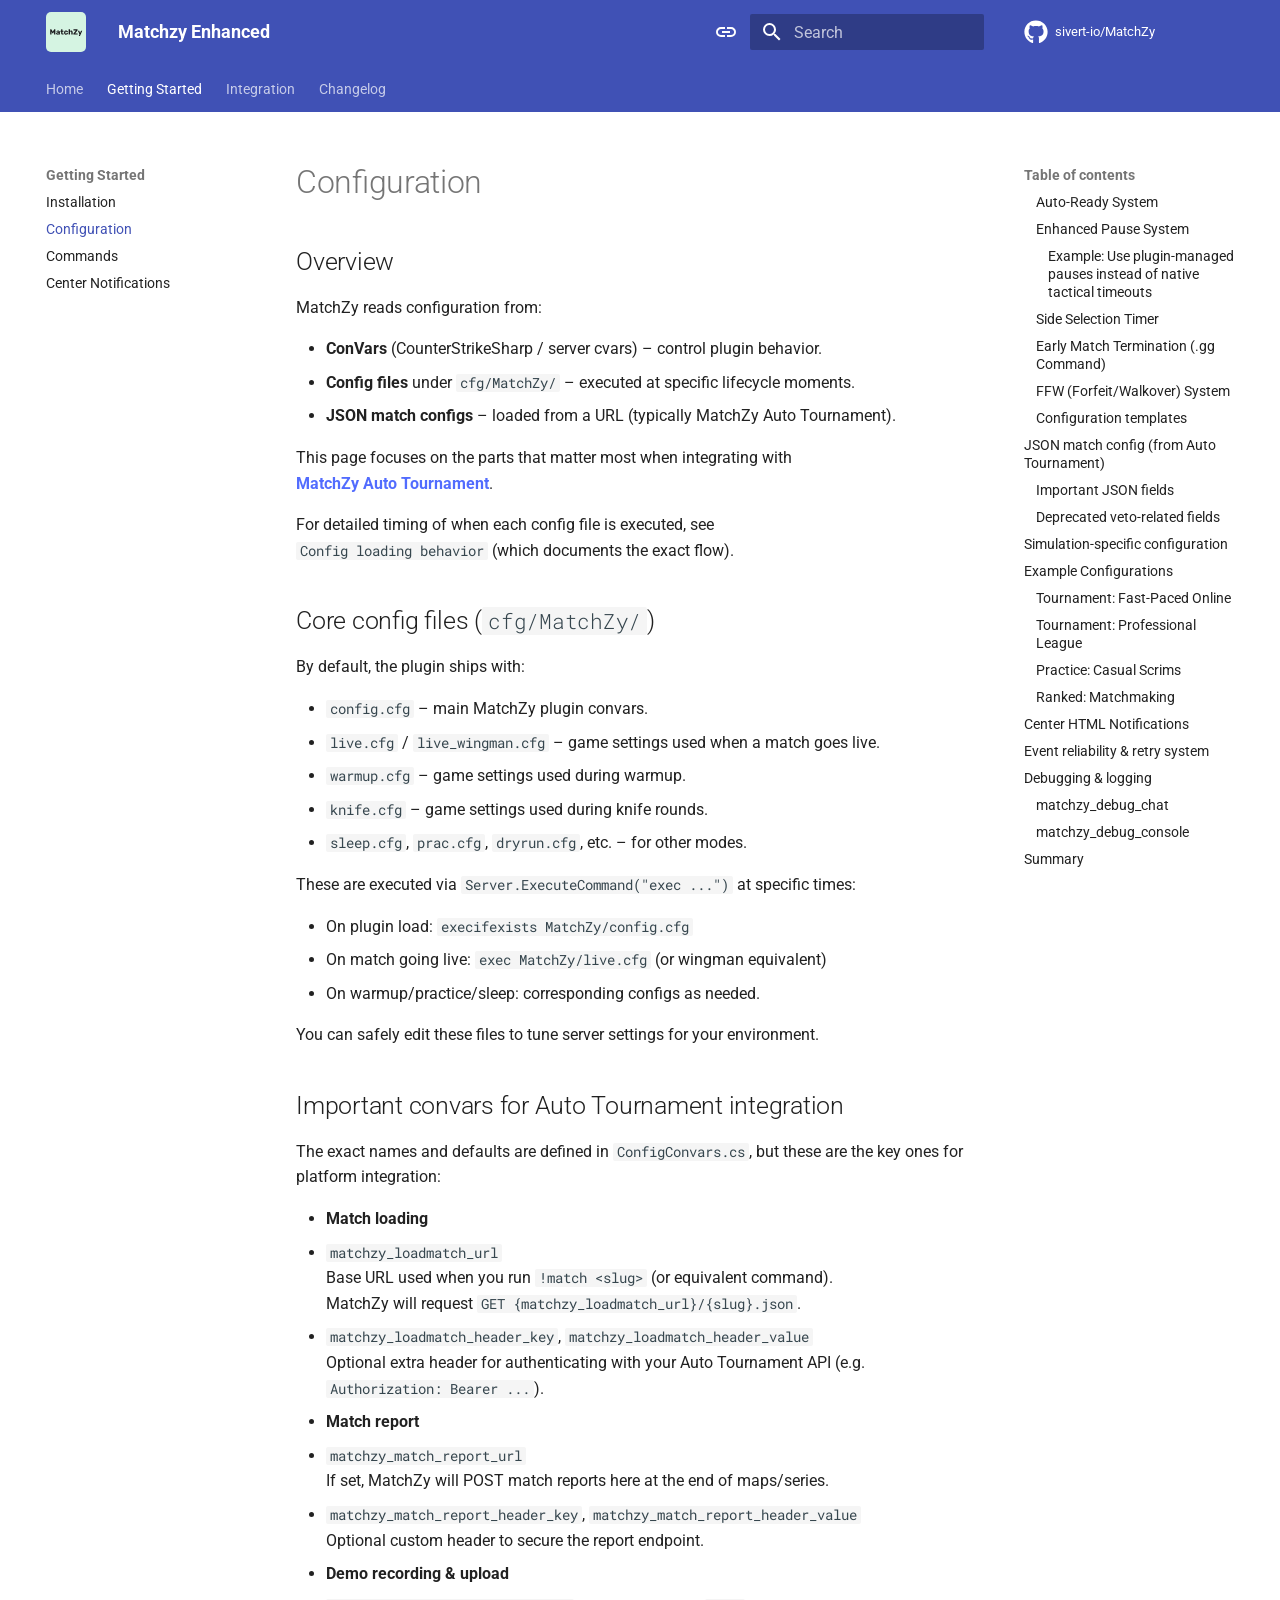
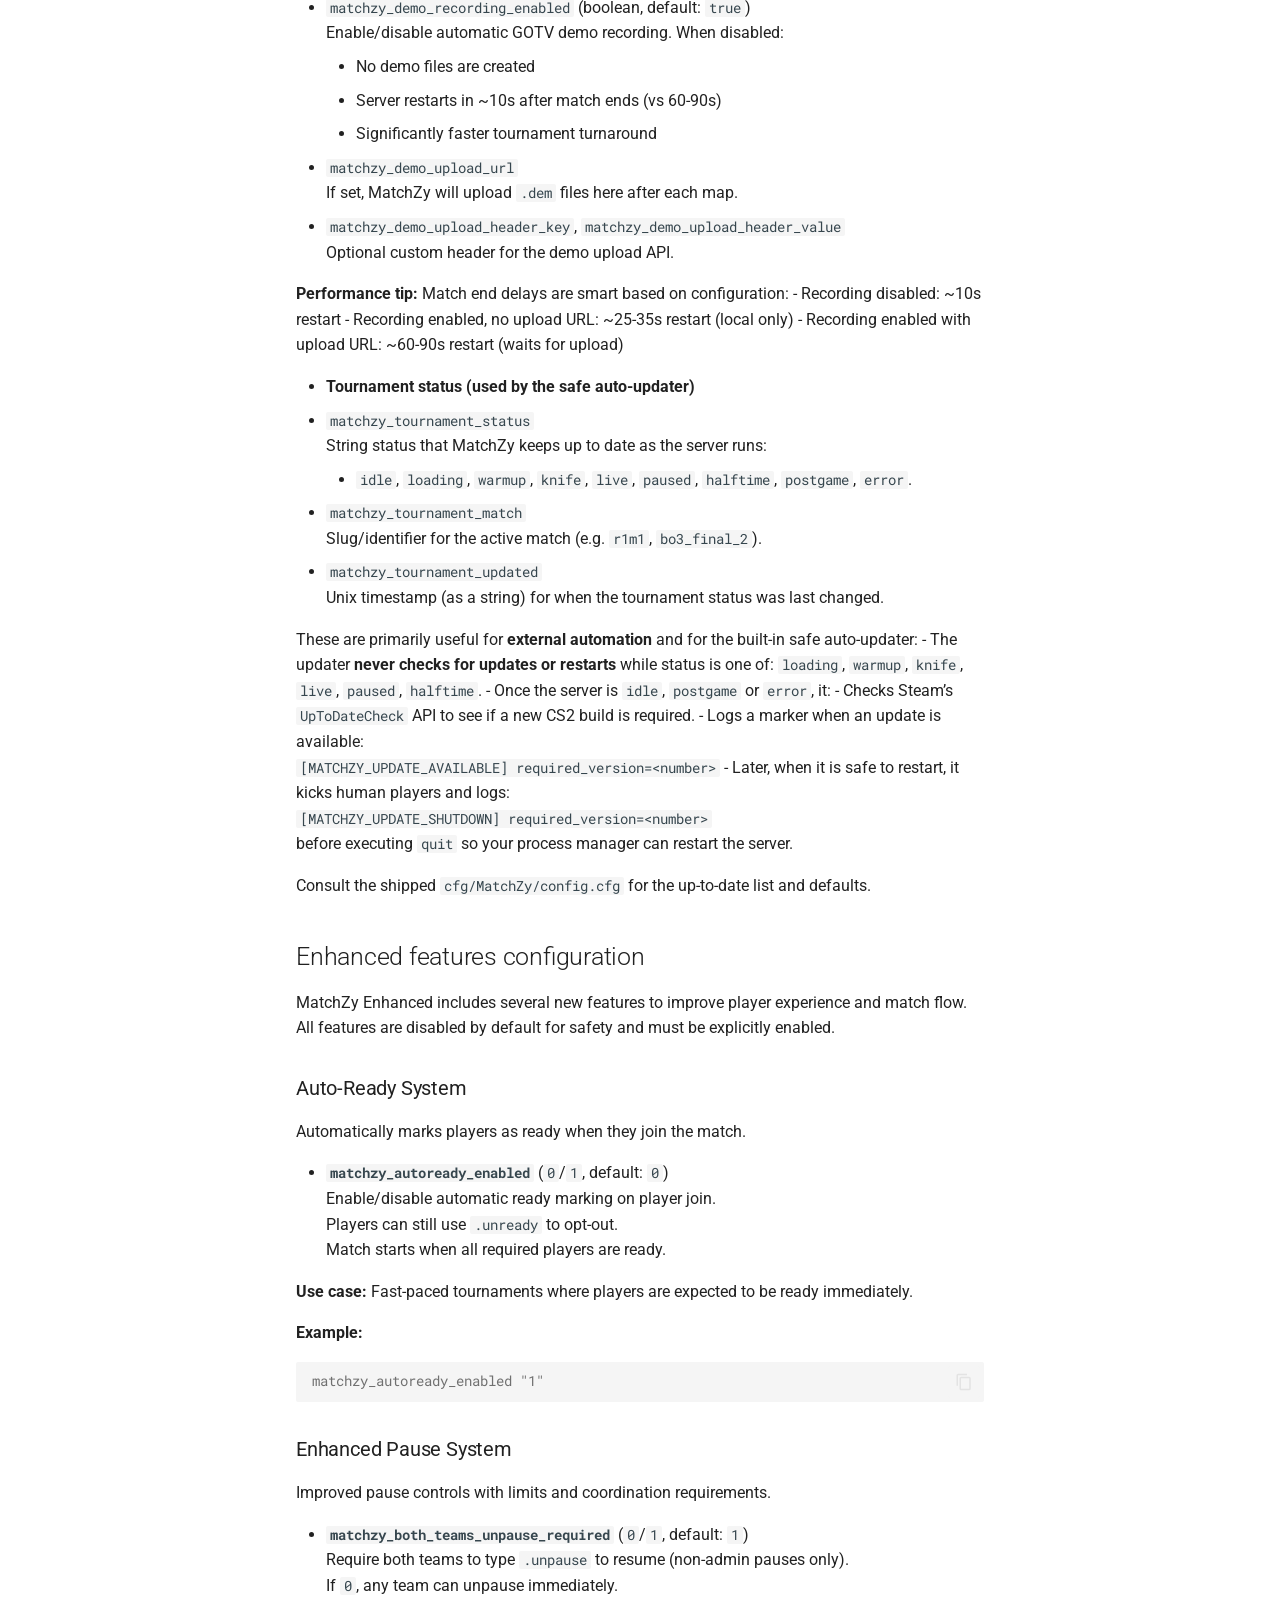
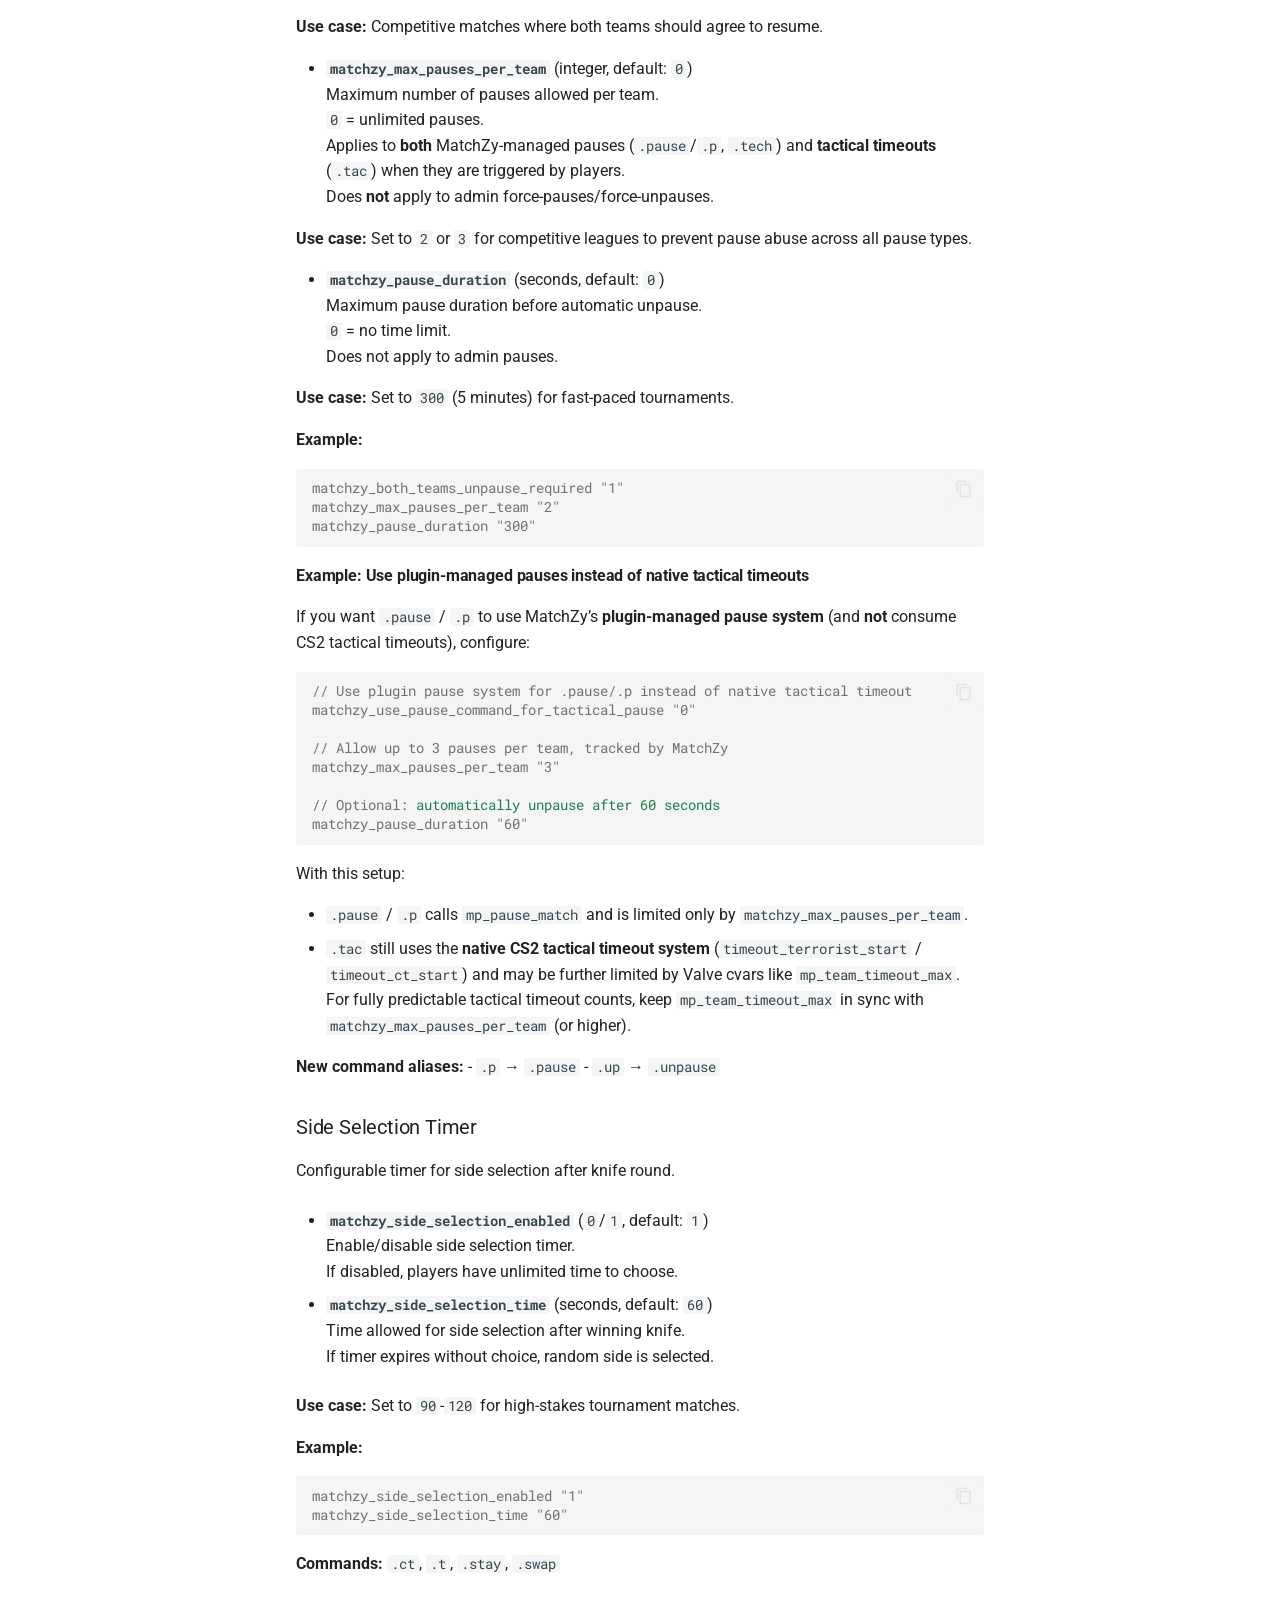
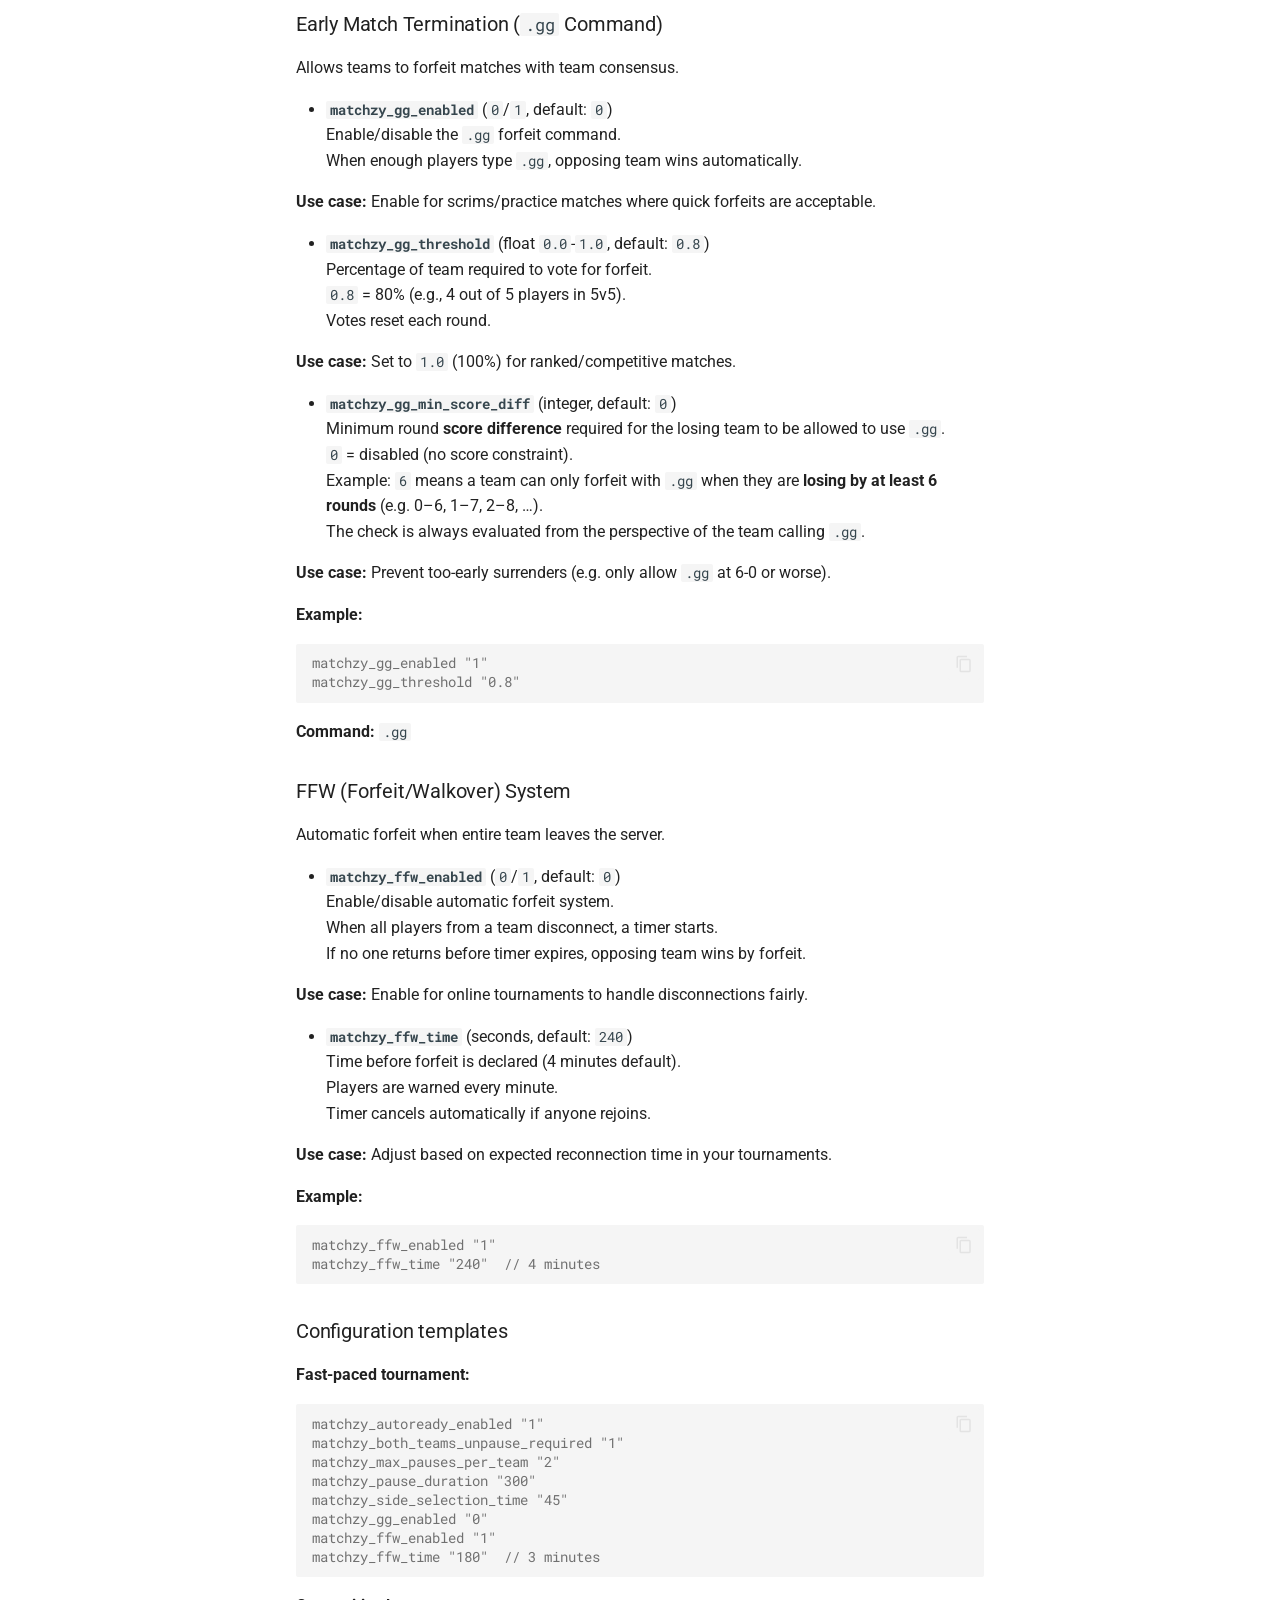
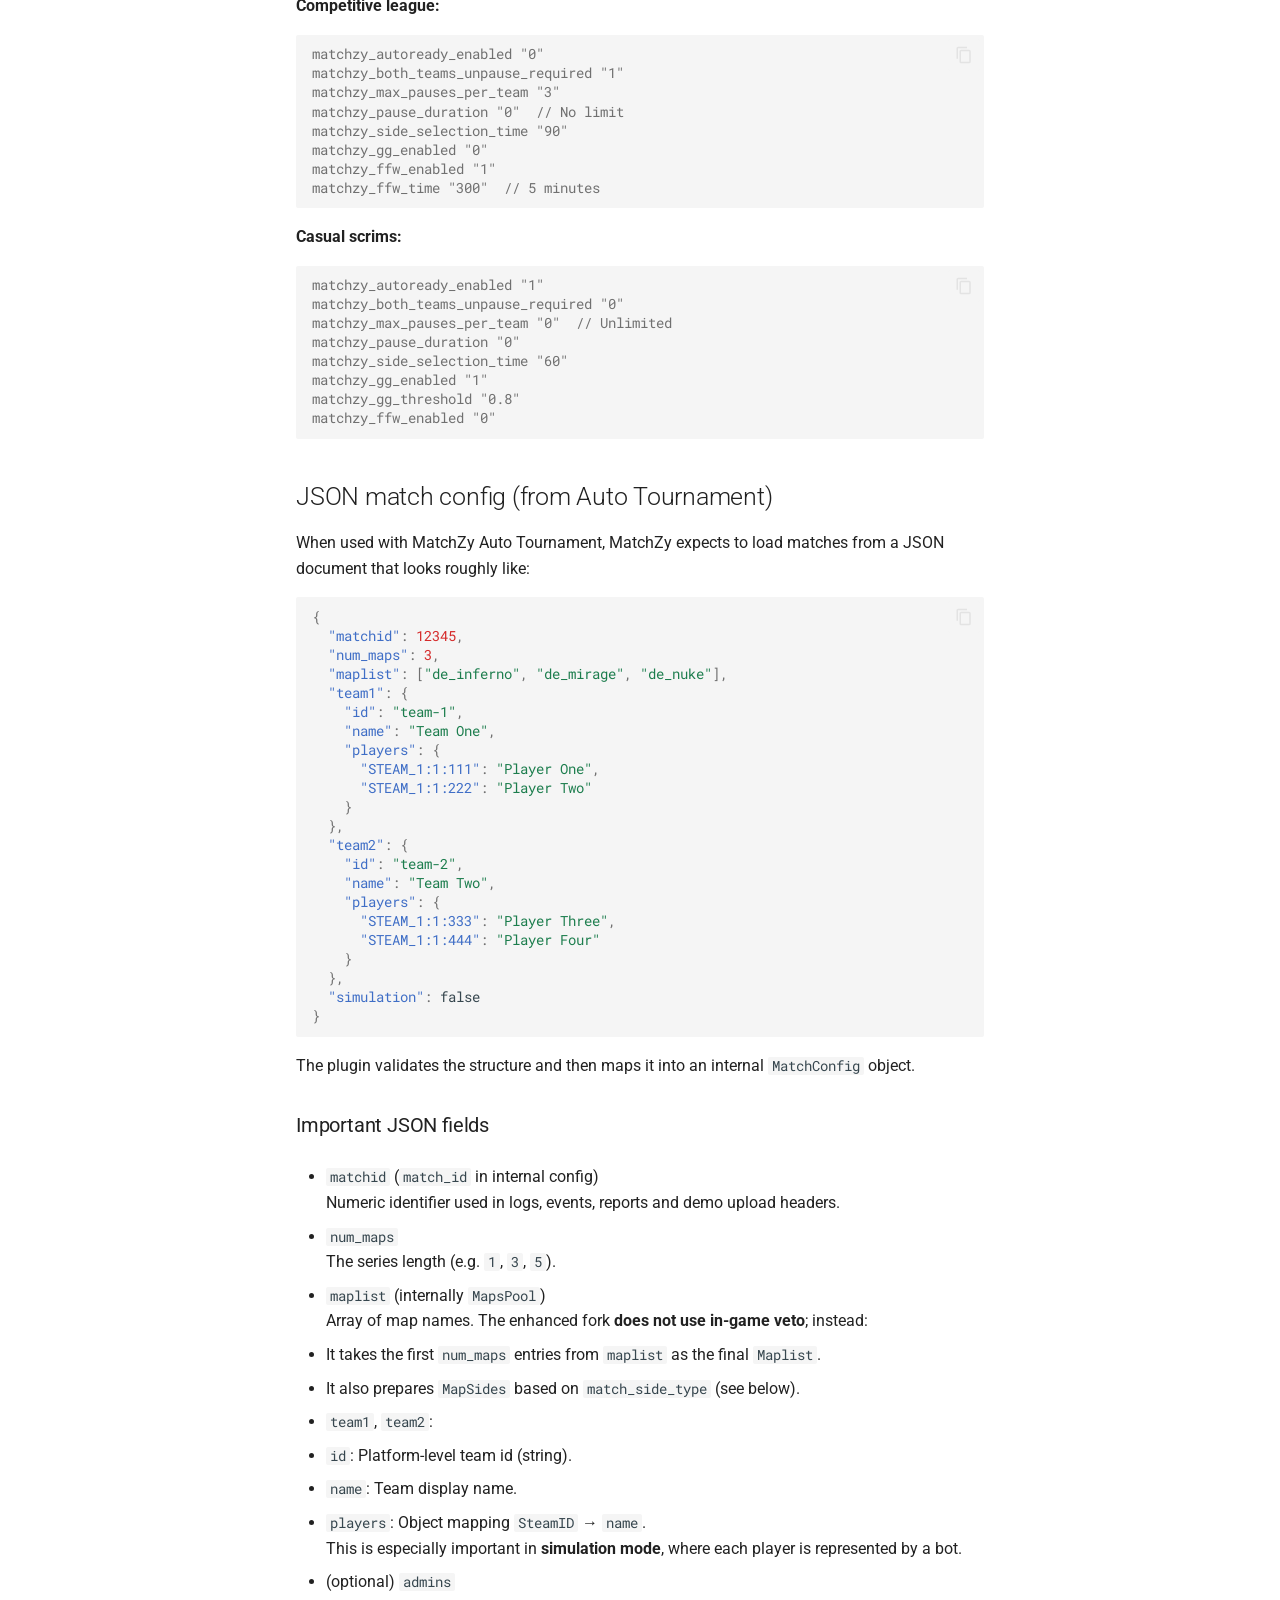
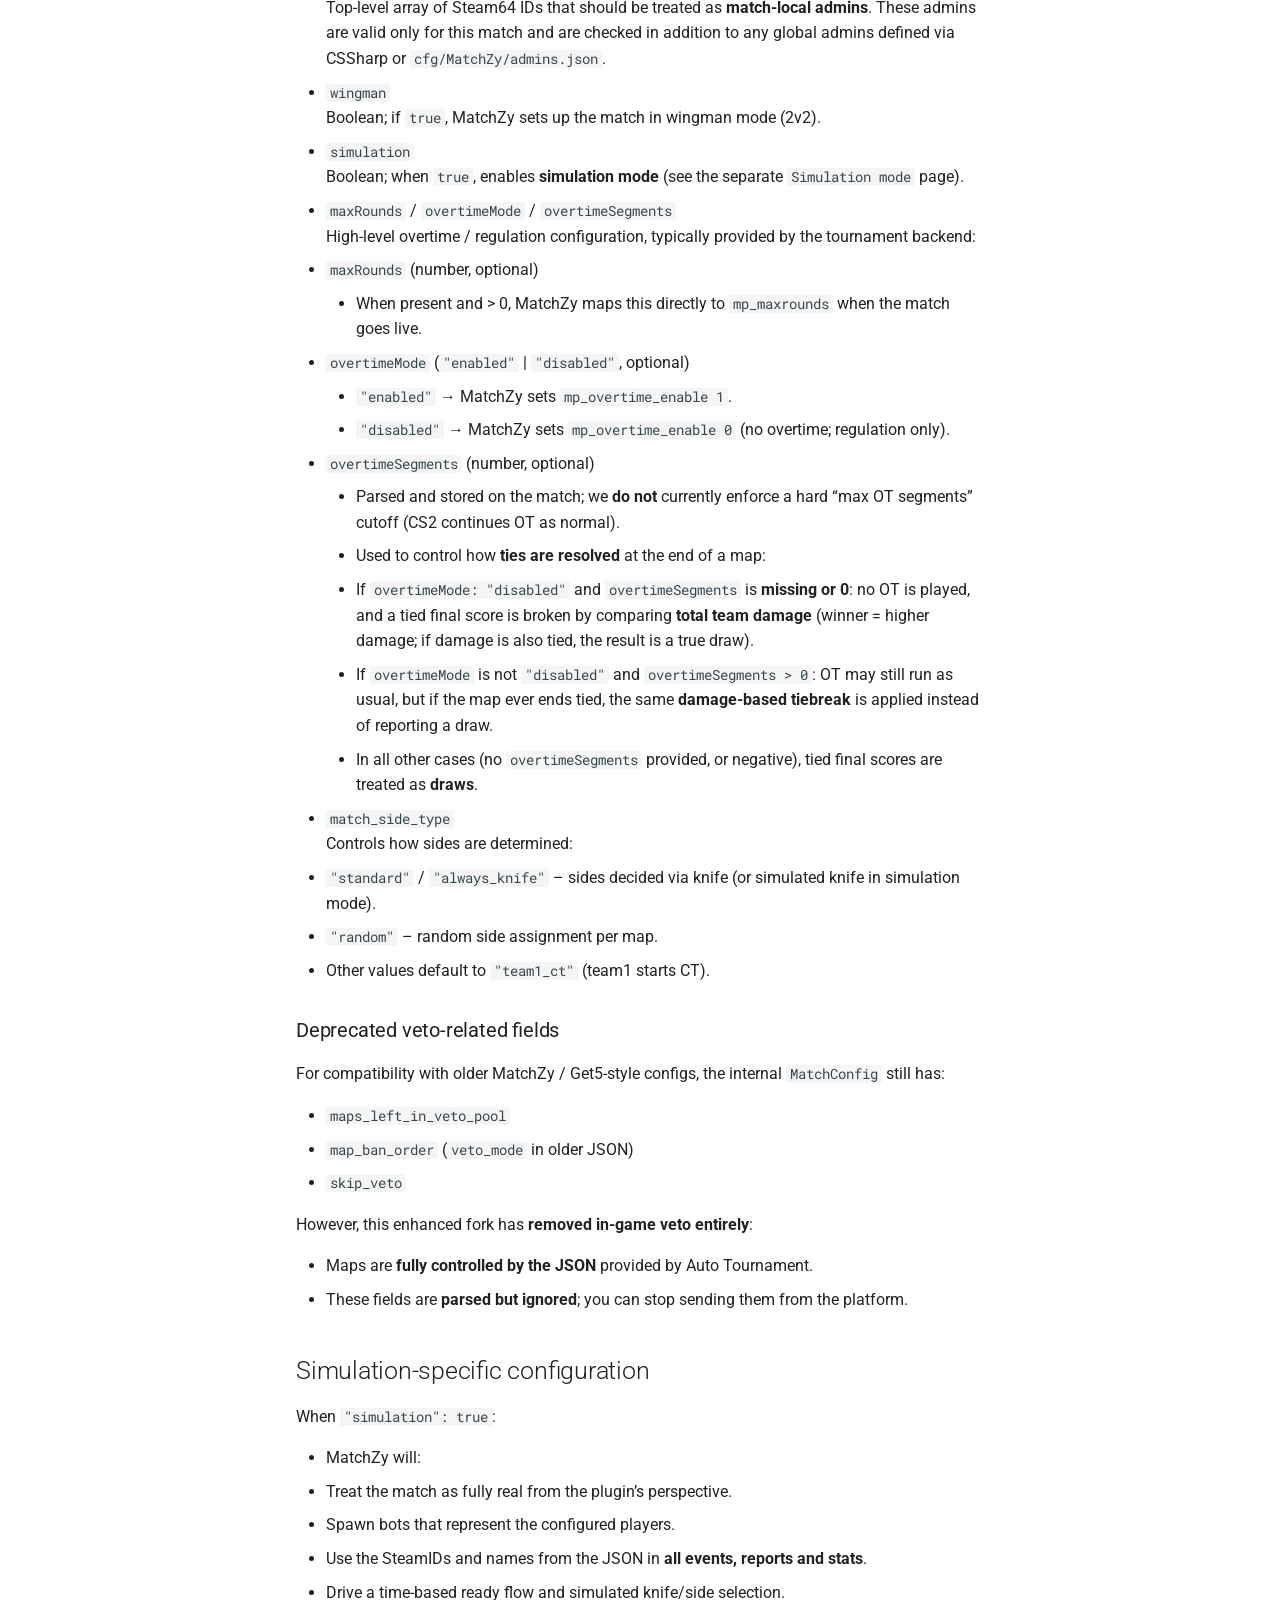
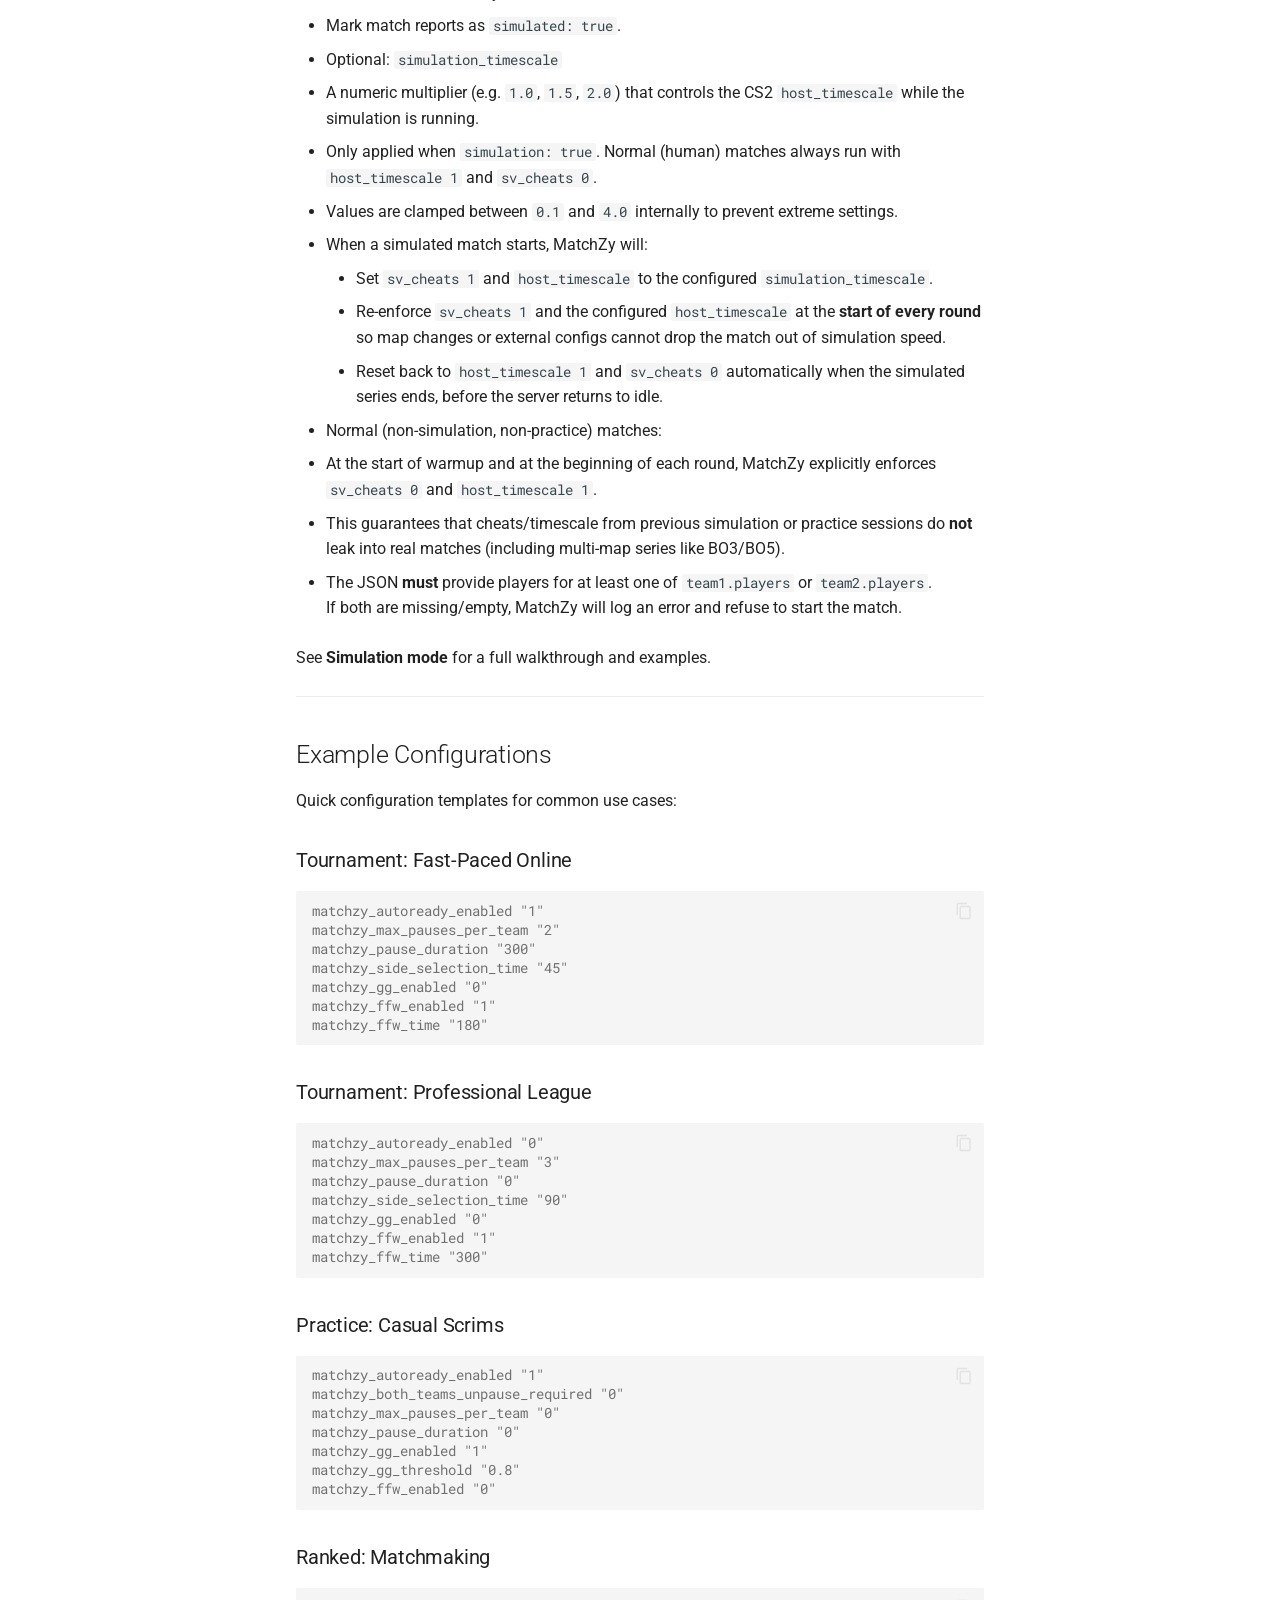
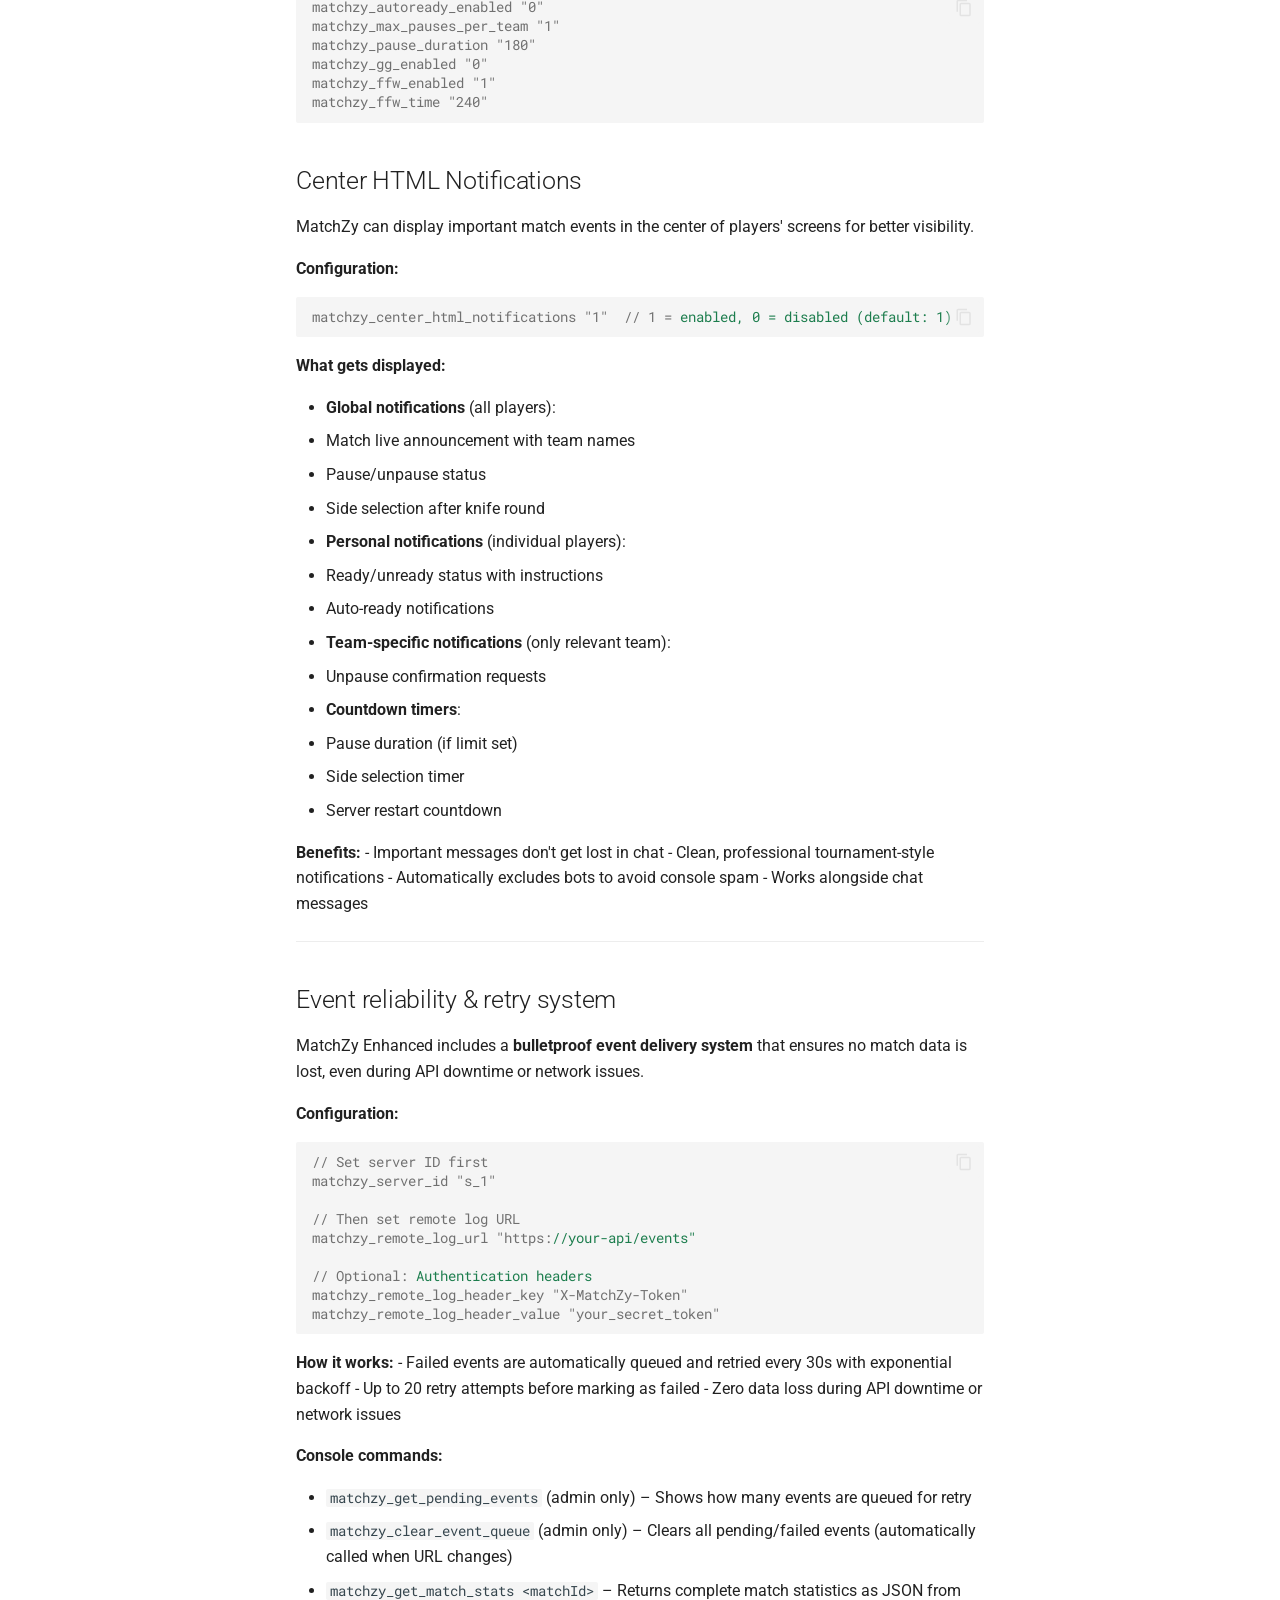
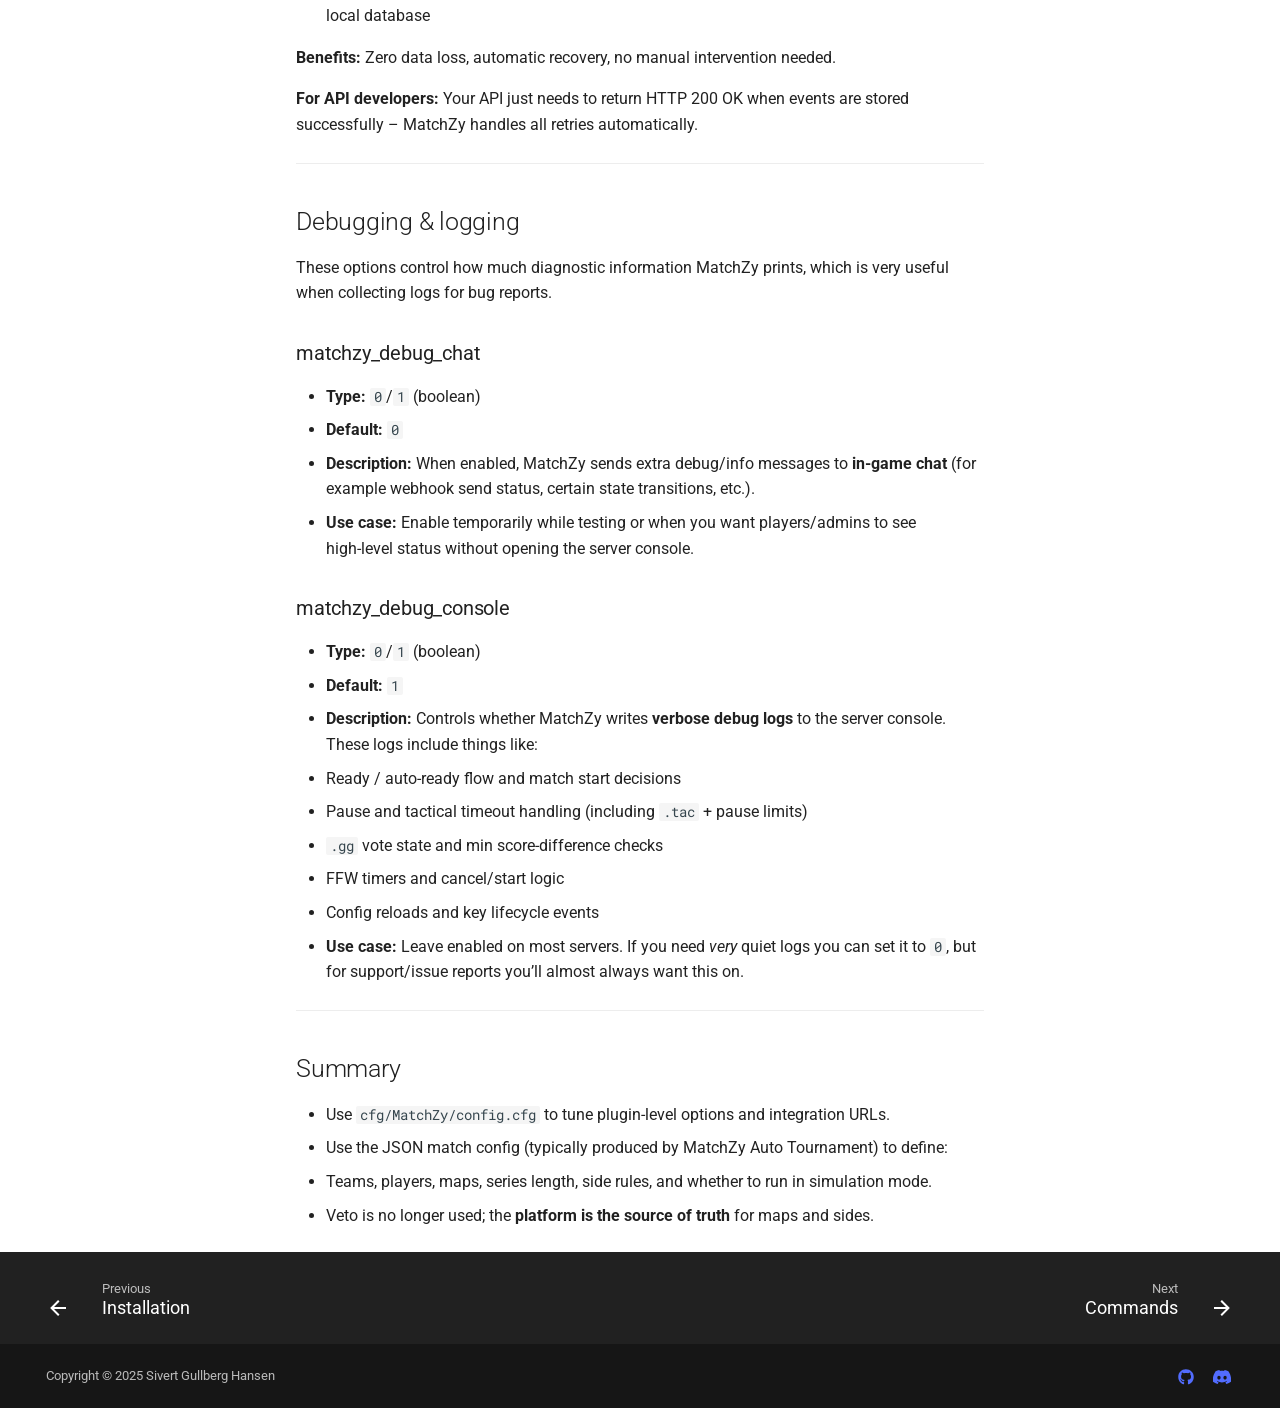
<file: configuration/index.html>
<!DOCTYPE html><html lang="en" class="no-js"><head>
    
      <meta charset="utf-8">
      <meta name="viewport" content="width=device-width,initial-scale=1">
      
        <meta name="description" content="Matchzy Enhanced — an enhanced CS2 MatchZy plugin tailored for tournament automation with MatchZy Auto Tournament.
">
      
      
        <meta name="author" content="Sivert Gullberg Hansen">
      
      
        <link rel="canonical" href="https://me.sivert.io/configuration/">
      
      
        <link rel="prev" href="../installation/">
      
      
        <link rel="next" href="../commands/">
      
      
        
      
      
      <link rel="icon" href="../icon.svg">
      <meta name="generator" content="mkdocs-1.6.1, mkdocs-material-9.7.1">
    
    
      
        <title>Configuration - Matchzy Enhanced</title>
      
    
    
      <link rel="stylesheet" href="../assets/stylesheets/main.484c7ddc.min.css">
      
        
        <link rel="stylesheet" href="../assets/stylesheets/palette.ab4e12ef.min.css">
      
      


    
    
      
    
    
      
        
        
        <link rel="preconnect" href="https://fonts.gstatic.com" crossorigin>
        <link rel="stylesheet" href="https://fonts.googleapis.com/css?family=Roboto:300,300i,400,400i,700,700i%7CRoboto+Mono:400,400i,700,700i&amp;display=fallback">
        <style>:root{--md-text-font:"Roboto";--md-code-font:"Roboto Mono"}</style>
      
    
    
      <link rel="stylesheet" href="../stylesheets/extra.css">
    
    <script>__md_scope=new URL("..",location),__md_hash=e=>[...e].reduce(((e,_)=>(e<<5)-e+_.charCodeAt(0)),0),__md_get=(e,_=localStorage,t=__md_scope)=>JSON.parse(_.getItem(t.pathname+"."+e)),__md_set=(e,_,t=localStorage,a=__md_scope)=>{try{t.setItem(a.pathname+"."+e,JSON.stringify(_))}catch(e){}}</script>
    
      

    
    
  <link href="../assets/stylesheets/glightbox.min.css" rel="stylesheet"><script src="../assets/javascripts/glightbox.min.js"></script><style id="glightbox-style">
            html.glightbox-open { overflow: initial; height: 100%; }
            .gslide-title { margin-top: 0px; user-select: text; }
            .gslide-desc { color: #666; user-select: text; }
            .gslide-image img { background: white; }
            .gscrollbar-fixer { padding-right: 15px; }
            .gdesc-inner { font-size: 0.75rem; }
            body[data-md-color-scheme="slate"] .gdesc-inner { background: var(--md-default-bg-color); }
            body[data-md-color-scheme="slate"] .gslide-title { color: var(--md-default-fg-color); }
            body[data-md-color-scheme="slate"] .gslide-desc { color: var(--md-default-fg-color); }
        </style></head>
  
  
    
    
      
    
    
    
    
    <body dir="ltr" data-md-color-scheme="default" data-md-color-primary="indigo" data-md-color-accent="indigo">
  
    
    <input class="md-toggle" data-md-toggle="drawer" type="checkbox" id="__drawer" autocomplete="off">
    <input class="md-toggle" data-md-toggle="search" type="checkbox" id="__search" autocomplete="off">
    <label class="md-overlay" for="__drawer"></label>
    <div data-md-component="skip">
      
        
        <a href="#overview" class="md-skip">
          Skip to content
        </a>
      
    </div>
    <div data-md-component="announce">
      
    </div>
    
    
      

<header class="md-header" data-md-component="header">
  <nav class="md-header__inner md-grid" aria-label="Header">
    <a href=".." title="Matchzy Enhanced" class="md-header__button md-logo" aria-label="Matchzy Enhanced" data-md-component="logo">
      
  <img src="../icon.svg" alt="logo">

    </a>
    <label class="md-header__button md-icon" for="__drawer">
      
      <svg xmlns="http://www.w3.org/2000/svg" viewBox="0 0 24 24"><path d="M3 6h18v2H3zm0 5h18v2H3zm0 5h18v2H3z"></path></svg>
    </label>
    <div class="md-header__title" data-md-component="header-title">
      <div class="md-header__ellipsis">
        <div class="md-header__topic">
          <span class="md-ellipsis">
            Matchzy Enhanced
          </span>
        </div>
        <div class="md-header__topic" data-md-component="header-topic">
          <span class="md-ellipsis">
            
              Configuration
            
          </span>
        </div>
      </div>
    </div>
    
      
        <form class="md-header__option" data-md-component="palette">
  
    
    
    
    <input class="md-option" data-md-color-media="(prefers-color-scheme)" data-md-color-scheme="default" data-md-color-primary="indigo" data-md-color-accent="indigo" aria-label="Switch to light mode" type="radio" name="__palette" id="__palette_0">
    
      <label class="md-header__button md-icon" title="Switch to light mode" for="__palette_1" hidden>
        <svg xmlns="http://www.w3.org/2000/svg" viewBox="0 0 24 24"><path d="M3.9 12c0-1.71 1.39-3.1 3.1-3.1h4V7H7a5 5 0 0 0-5 5 5 5 0 0 0 5 5h4v-1.9H7c-1.71 0-3.1-1.39-3.1-3.1M8 13h8v-2H8zm9-6h-4v1.9h4c1.71 0 3.1 1.39 3.1 3.1s-1.39 3.1-3.1 3.1h-4V17h4a5 5 0 0 0 5-5 5 5 0 0 0-5-5"></path></svg>
      </label>
    
  
    
    
    
    <input class="md-option" data-md-color-media="(prefers-color-scheme: light)" data-md-color-scheme="default" data-md-color-primary="indigo" data-md-color-accent="indigo" aria-label="Switch to dark mode" type="radio" name="__palette" id="__palette_1">
    
      <label class="md-header__button md-icon" title="Switch to dark mode" for="__palette_2" hidden>
        <svg xmlns="http://www.w3.org/2000/svg" viewBox="0 0 24 24"><path d="M17 7H7a5 5 0 0 0-5 5 5 5 0 0 0 5 5h10a5 5 0 0 0 5-5 5 5 0 0 0-5-5m0 8a3 3 0 0 1-3-3 3 3 0 0 1 3-3 3 3 0 0 1 3 3 3 3 0 0 1-3 3"></path></svg>
      </label>
    
  
    
    
    
    <input class="md-option" data-md-color-media="(prefers-color-scheme: dark)" data-md-color-scheme="slate" data-md-color-primary="indigo" data-md-color-accent="indigo" aria-label="Switch to system preference" type="radio" name="__palette" id="__palette_2">
    
      <label class="md-header__button md-icon" title="Switch to system preference" for="__palette_0" hidden>
        <svg xmlns="http://www.w3.org/2000/svg" viewBox="0 0 24 24"><path d="M17 6H7c-3.31 0-6 2.69-6 6s2.69 6 6 6h10c3.31 0 6-2.69 6-6s-2.69-6-6-6m0 10H7c-2.21 0-4-1.79-4-4s1.79-4 4-4h10c2.21 0 4 1.79 4 4s-1.79 4-4 4M7 9c-1.66 0-3 1.34-3 3s1.34 3 3 3 3-1.34 3-3-1.34-3-3-3"></path></svg>
      </label>
    
  
</form>
      
    
    
      <script>var palette=__md_get("__palette");if(palette&&palette.color){if("(prefers-color-scheme)"===palette.color.media){var media=matchMedia("(prefers-color-scheme: light)"),input=document.querySelector(media.matches?"[data-md-color-media='(prefers-color-scheme: light)']":"[data-md-color-media='(prefers-color-scheme: dark)']");palette.color.media=input.getAttribute("data-md-color-media"),palette.color.scheme=input.getAttribute("data-md-color-scheme"),palette.color.primary=input.getAttribute("data-md-color-primary"),palette.color.accent=input.getAttribute("data-md-color-accent")}for(var[key,value]of Object.entries(palette.color))document.body.setAttribute("data-md-color-"+key,value)}</script>
    
    
    
      
      
        <label class="md-header__button md-icon" for="__search">
          
          <svg xmlns="http://www.w3.org/2000/svg" viewBox="0 0 24 24"><path d="M9.5 3A6.5 6.5 0 0 1 16 9.5c0 1.61-.59 3.09-1.56 4.23l.27.27h.79l5 5-1.5 1.5-5-5v-.79l-.27-.27A6.52 6.52 0 0 1 9.5 16 6.5 6.5 0 0 1 3 9.5 6.5 6.5 0 0 1 9.5 3m0 2C7 5 5 7 5 9.5S7 14 9.5 14 14 12 14 9.5 12 5 9.5 5"></path></svg>
        </label>
        <div class="md-search" data-md-component="search" role="dialog">
  <label class="md-search__overlay" for="__search"></label>
  <div class="md-search__inner" role="search">
    <form class="md-search__form" name="search">
      <input type="text" class="md-search__input" name="query" aria-label="Search" placeholder="Search" autocapitalize="off" autocorrect="off" autocomplete="off" spellcheck="false" data-md-component="search-query" required>
      <label class="md-search__icon md-icon" for="__search">
        
        <svg xmlns="http://www.w3.org/2000/svg" viewBox="0 0 24 24"><path d="M9.5 3A6.5 6.5 0 0 1 16 9.5c0 1.61-.59 3.09-1.56 4.23l.27.27h.79l5 5-1.5 1.5-5-5v-.79l-.27-.27A6.52 6.52 0 0 1 9.5 16 6.5 6.5 0 0 1 3 9.5 6.5 6.5 0 0 1 9.5 3m0 2C7 5 5 7 5 9.5S7 14 9.5 14 14 12 14 9.5 12 5 9.5 5"></path></svg>
        
        <svg xmlns="http://www.w3.org/2000/svg" viewBox="0 0 24 24"><path d="M20 11v2H8l5.5 5.5-1.42 1.42L4.16 12l7.92-7.92L13.5 5.5 8 11z"></path></svg>
      </label>
      <nav class="md-search__options" aria-label="Search">
        
          <a href="javascript:void(0)" class="md-search__icon md-icon" title="Share" aria-label="Share" data-clipboard data-clipboard-text="" data-md-component="search-share" tabindex="-1">
            
            <svg xmlns="http://www.w3.org/2000/svg" viewBox="0 0 24 24"><path d="M18 16.08c-.76 0-1.44.3-1.96.77L8.91 12.7c.05-.23.09-.46.09-.7s-.04-.47-.09-.7l7.05-4.11c.54.5 1.25.81 2.04.81a3 3 0 0 0 3-3 3 3 0 0 0-3-3 3 3 0 0 0-3 3c0 .24.04.47.09.7L8.04 9.81C7.5 9.31 6.79 9 6 9a3 3 0 0 0-3 3 3 3 0 0 0 3 3c.79 0 1.5-.31 2.04-.81l7.12 4.15c-.05.21-.08.43-.08.66 0 1.61 1.31 2.91 2.92 2.91s2.92-1.3 2.92-2.91A2.92 2.92 0 0 0 18 16.08"></path></svg>
          </a>
        
        <button type="reset" class="md-search__icon md-icon" title="Clear" aria-label="Clear" tabindex="-1">
          
          <svg xmlns="http://www.w3.org/2000/svg" viewBox="0 0 24 24"><path d="M19 6.41 17.59 5 12 10.59 6.41 5 5 6.41 10.59 12 5 17.59 6.41 19 12 13.41 17.59 19 19 17.59 13.41 12z"></path></svg>
        </button>
      </nav>
      
        <div class="md-search__suggest" data-md-component="search-suggest"></div>
      
    </form>
    <div class="md-search__output">
      <div class="md-search__scrollwrap" tabindex="0" data-md-scrollfix>
        <div class="md-search-result" data-md-component="search-result">
          <div class="md-search-result__meta">
            Initializing search
          </div>
          <ol class="md-search-result__list" role="presentation"></ol>
        </div>
      </div>
    </div>
  </div>
</div>
      
    
    
      <div class="md-header__source">
        <a href="https://github.com/sivert-io/MatchZy" title="Go to repository" class="md-source" data-md-component="source">
  <div class="md-source__icon md-icon">
    
    <svg xmlns="http://www.w3.org/2000/svg" viewBox="0 0 512 512"><!--! Font Awesome Free 7.1.0 by @fontawesome - https://fontawesome.com License - https://fontawesome.com/license/free (Icons: CC BY 4.0, Fonts: SIL OFL 1.1, Code: MIT License) Copyright 2025 Fonticons, Inc.--><path d="M173.9 397.4c0 2-2.3 3.6-5.2 3.6-3.3.3-5.6-1.3-5.6-3.6 0-2 2.3-3.6 5.2-3.6 3-.3 5.6 1.3 5.6 3.6m-31.1-4.5c-.7 2 1.3 4.3 4.3 4.9 2.6 1 5.6 0 6.2-2s-1.3-4.3-4.3-5.2c-2.6-.7-5.5.3-6.2 2.3m44.2-1.7c-2.9.7-4.9 2.6-4.6 4.9.3 2 2.9 3.3 5.9 2.6 2.9-.7 4.9-2.6 4.6-4.6-.3-1.9-3-3.2-5.9-2.9M252.8 8C114.1 8 8 113.3 8 252c0 110.9 69.8 205.8 169.5 239.2 12.8 2.3 17.3-5.6 17.3-12.1 0-6.2-.3-40.4-.3-61.4 0 0-70 15-84.7-29.8 0 0-11.4-29.1-27.8-36.6 0 0-22.9-15.7 1.6-15.4 0 0 24.9 2 38.6 25.8 21.9 38.6 58.6 27.5 72.9 20.9 2.3-16 8.8-27.1 16-33.7-55.9-6.2-112.3-14.3-112.3-110.5 0-27.5 7.6-41.3 23.6-58.9-2.6-6.5-11.1-33.3 2.6-67.9 20.9-6.5 69 27 69 27 20-5.6 41.5-8.5 62.8-8.5s42.8 2.9 62.8 8.5c0 0 48.1-33.6 69-27 13.7 34.7 5.2 61.4 2.6 67.9 16 17.7 25.8 31.5 25.8 58.9 0 96.5-58.9 104.2-114.8 110.5 9.2 7.9 17 22.9 17 46.4 0 33.7-.3 75.4-.3 83.6 0 6.5 4.6 14.4 17.3 12.1C436.2 457.8 504 362.9 504 252 504 113.3 391.5 8 252.8 8M105.2 352.9c-1.3 1-1 3.3.7 5.2 1.6 1.6 3.9 2.3 5.2 1 1.3-1 1-3.3-.7-5.2-1.6-1.6-3.9-2.3-5.2-1m-10.8-8.1c-.7 1.3.3 2.9 2.3 3.9 1.6 1 3.6.7 4.3-.7.7-1.3-.3-2.9-2.3-3.9-2-.6-3.6-.3-4.3.7m32.4 35.6c-1.6 1.3-1 4.3 1.3 6.2 2.3 2.3 5.2 2.6 6.5 1 1.3-1.3.7-4.3-1.3-6.2-2.2-2.3-5.2-2.6-6.5-1m-11.4-14.7c-1.6 1-1.6 3.6 0 5.9s4.3 3.3 5.6 2.3c1.6-1.3 1.6-3.9 0-6.2-1.4-2.3-4-3.3-5.6-2"></path></svg>
  </div>
  <div class="md-source__repository">
    sivert-io/MatchZy
  </div>
</a>
      </div>
    
  </nav>
  
</header>
    
    <div class="md-container" data-md-component="container">
      
      
        
          
            
<nav class="md-tabs" aria-label="Tabs" data-md-component="tabs">
  <div class="md-grid">
    <ul class="md-tabs__list">
      
        
  
  
  
  
    <li class="md-tabs__item">
      <a href=".." class="md-tabs__link">
        
  
  
    
  
  Home

      </a>
    </li>
  

      
        
  
  
  
    
  
  
    
    
      <li class="md-tabs__item md-tabs__item--active">
        <a href="../installation/" class="md-tabs__link">
          
  
  
    
  
  Getting Started

        </a>
      </li>
    
  

      
        
  
  
  
  
    
    
      <li class="md-tabs__item">
        <a href="../integration/" class="md-tabs__link">
          
  
  
    
  
  Integration

        </a>
      </li>
    
  

      
        
  
  
  
  
    <li class="md-tabs__item">
      <a href="../CHANGELOG/" class="md-tabs__link">
        
  
  
    
  
  Changelog

      </a>
    </li>
  

      
    </ul>
  </div>
</nav>
          
        
      
      <main class="md-main" data-md-component="main">
        <div class="md-main__inner md-grid">
          
            
              
              <div class="md-sidebar md-sidebar--primary" data-md-component="sidebar" data-md-type="navigation">
                <div class="md-sidebar__scrollwrap">
                  <div class="md-sidebar__inner">
                    


  


<nav class="md-nav md-nav--primary md-nav--lifted" aria-label="Navigation" data-md-level="0">
  <label class="md-nav__title" for="__drawer">
    <a href=".." title="Matchzy Enhanced" class="md-nav__button md-logo" aria-label="Matchzy Enhanced" data-md-component="logo">
      
  <img src="../icon.svg" alt="logo">

    </a>
    Matchzy Enhanced
  </label>
  
    <div class="md-nav__source">
      <a href="https://github.com/sivert-io/MatchZy" title="Go to repository" class="md-source" data-md-component="source">
  <div class="md-source__icon md-icon">
    
    <svg xmlns="http://www.w3.org/2000/svg" viewBox="0 0 512 512"><!--! Font Awesome Free 7.1.0 by @fontawesome - https://fontawesome.com License - https://fontawesome.com/license/free (Icons: CC BY 4.0, Fonts: SIL OFL 1.1, Code: MIT License) Copyright 2025 Fonticons, Inc.--><path d="M173.9 397.4c0 2-2.3 3.6-5.2 3.6-3.3.3-5.6-1.3-5.6-3.6 0-2 2.3-3.6 5.2-3.6 3-.3 5.6 1.3 5.6 3.6m-31.1-4.5c-.7 2 1.3 4.3 4.3 4.9 2.6 1 5.6 0 6.2-2s-1.3-4.3-4.3-5.2c-2.6-.7-5.5.3-6.2 2.3m44.2-1.7c-2.9.7-4.9 2.6-4.6 4.9.3 2 2.9 3.3 5.9 2.6 2.9-.7 4.9-2.6 4.6-4.6-.3-1.9-3-3.2-5.9-2.9M252.8 8C114.1 8 8 113.3 8 252c0 110.9 69.8 205.8 169.5 239.2 12.8 2.3 17.3-5.6 17.3-12.1 0-6.2-.3-40.4-.3-61.4 0 0-70 15-84.7-29.8 0 0-11.4-29.1-27.8-36.6 0 0-22.9-15.7 1.6-15.4 0 0 24.9 2 38.6 25.8 21.9 38.6 58.6 27.5 72.9 20.9 2.3-16 8.8-27.1 16-33.7-55.9-6.2-112.3-14.3-112.3-110.5 0-27.5 7.6-41.3 23.6-58.9-2.6-6.5-11.1-33.3 2.6-67.9 20.9-6.5 69 27 69 27 20-5.6 41.5-8.5 62.8-8.5s42.8 2.9 62.8 8.5c0 0 48.1-33.6 69-27 13.7 34.7 5.2 61.4 2.6 67.9 16 17.7 25.8 31.5 25.8 58.9 0 96.5-58.9 104.2-114.8 110.5 9.2 7.9 17 22.9 17 46.4 0 33.7-.3 75.4-.3 83.6 0 6.5 4.6 14.4 17.3 12.1C436.2 457.8 504 362.9 504 252 504 113.3 391.5 8 252.8 8M105.2 352.9c-1.3 1-1 3.3.7 5.2 1.6 1.6 3.9 2.3 5.2 1 1.3-1 1-3.3-.7-5.2-1.6-1.6-3.9-2.3-5.2-1m-10.8-8.1c-.7 1.3.3 2.9 2.3 3.9 1.6 1 3.6.7 4.3-.7.7-1.3-.3-2.9-2.3-3.9-2-.6-3.6-.3-4.3.7m32.4 35.6c-1.6 1.3-1 4.3 1.3 6.2 2.3 2.3 5.2 2.6 6.5 1 1.3-1.3.7-4.3-1.3-6.2-2.2-2.3-5.2-2.6-6.5-1m-11.4-14.7c-1.6 1-1.6 3.6 0 5.9s4.3 3.3 5.6 2.3c1.6-1.3 1.6-3.9 0-6.2-1.4-2.3-4-3.3-5.6-2"></path></svg>
  </div>
  <div class="md-source__repository">
    sivert-io/MatchZy
  </div>
</a>
    </div>
  
  <ul class="md-nav__list" data-md-scrollfix>
    
      
      
  
  
  
  
    <li class="md-nav__item">
      <a href=".." class="md-nav__link">
        
  
  
  <span class="md-ellipsis">
    
  
    Home
  

    
  </span>
  
  

      </a>
    </li>
  

    
      
      
  
  
    
  
  
  
    
    
      
        
      
        
      
        
      
        
      
    
    
    
      
        
        
      
      
        
      
    
    
    <li class="md-nav__item md-nav__item--active md-nav__item--section md-nav__item--nested">
      
        
        
        <input class="md-nav__toggle md-toggle " type="checkbox" id="__nav_2" checked>
        
          
          <label class="md-nav__link" for="__nav_2" id="__nav_2_label" tabindex="">
            
  
  
  <span class="md-ellipsis">
    
  
    Getting Started
  

    
  </span>
  
  

            <span class="md-nav__icon md-icon"></span>
          </label>
        
        <nav class="md-nav" data-md-level="1" aria-labelledby="__nav_2_label" aria-expanded="true">
          <label class="md-nav__title" for="__nav_2">
            <span class="md-nav__icon md-icon"></span>
            
  
    Getting Started
  

          </label>
          <ul class="md-nav__list" data-md-scrollfix>
            
              
                
  
  
  
  
    <li class="md-nav__item">
      <a href="../installation/" class="md-nav__link">
        
  
  
  <span class="md-ellipsis">
    
  
    Installation
  

    
  </span>
  
  

      </a>
    </li>
  

              
            
              
                
  
  
    
  
  
  
    <li class="md-nav__item md-nav__item--active">
      
      <input class="md-nav__toggle md-toggle" type="checkbox" id="__toc">
      
      
      
        <label class="md-nav__link md-nav__link--active" for="__toc">
          
  
  
  <span class="md-ellipsis">
    
  
    Configuration
  

    
  </span>
  
  

          <span class="md-nav__icon md-icon"></span>
        </label>
      
      <a href="./" class="md-nav__link md-nav__link--active">
        
  
  
  <span class="md-ellipsis">
    
  
    Configuration
  

    
  </span>
  
  

      </a>
      
        

<nav class="md-nav md-nav--secondary" aria-label="Table of contents">
  
  
  
  
    <label class="md-nav__title" for="__toc">
      <span class="md-nav__icon md-icon"></span>
      Table of contents
    </label>
    <ul class="md-nav__list" data-md-component="toc" data-md-scrollfix>
      
        <li class="md-nav__item">
  <a href="#overview" class="md-nav__link">
    <span class="md-ellipsis">
      
        Overview
      
    </span>
  </a>
  
</li>
      
        <li class="md-nav__item">
  <a href="#core-config-files-cfgmatchzy" class="md-nav__link">
    <span class="md-ellipsis">
      
        Core config files (cfg/MatchZy/)
      
    </span>
  </a>
  
</li>
      
        <li class="md-nav__item">
  <a href="#important-convars-for-auto-tournament-integration" class="md-nav__link">
    <span class="md-ellipsis">
      
        Important convars for Auto Tournament integration
      
    </span>
  </a>
  
</li>
      
        <li class="md-nav__item">
  <a href="#enhanced-features-configuration" class="md-nav__link">
    <span class="md-ellipsis">
      
        Enhanced features configuration
      
    </span>
  </a>
  
    <nav class="md-nav" aria-label="Enhanced features configuration">
      <ul class="md-nav__list">
        
          <li class="md-nav__item">
  <a href="#auto-ready-system" class="md-nav__link">
    <span class="md-ellipsis">
      
        Auto-Ready System
      
    </span>
  </a>
  
</li>
        
          <li class="md-nav__item">
  <a href="#enhanced-pause-system" class="md-nav__link">
    <span class="md-ellipsis">
      
        Enhanced Pause System
      
    </span>
  </a>
  
    <nav class="md-nav" aria-label="Enhanced Pause System">
      <ul class="md-nav__list">
        
          <li class="md-nav__item">
  <a href="#example-use-pluginmanaged-pauses-instead-of-native-tactical-timeouts" class="md-nav__link">
    <span class="md-ellipsis">
      
        Example: Use plugin‑managed pauses instead of native tactical timeouts
      
    </span>
  </a>
  
</li>
        
      </ul>
    </nav>
  
</li>
        
          <li class="md-nav__item">
  <a href="#side-selection-timer" class="md-nav__link">
    <span class="md-ellipsis">
      
        Side Selection Timer
      
    </span>
  </a>
  
</li>
        
          <li class="md-nav__item">
  <a href="#early-match-termination-gg-command" class="md-nav__link">
    <span class="md-ellipsis">
      
        Early Match Termination (.gg Command)
      
    </span>
  </a>
  
</li>
        
          <li class="md-nav__item">
  <a href="#ffw-forfeitwalkover-system" class="md-nav__link">
    <span class="md-ellipsis">
      
        FFW (Forfeit/Walkover) System
      
    </span>
  </a>
  
</li>
        
          <li class="md-nav__item">
  <a href="#configuration-templates" class="md-nav__link">
    <span class="md-ellipsis">
      
        Configuration templates
      
    </span>
  </a>
  
</li>
        
      </ul>
    </nav>
  
</li>
      
        <li class="md-nav__item">
  <a href="#json-match-config-from-auto-tournament" class="md-nav__link">
    <span class="md-ellipsis">
      
        JSON match config (from Auto Tournament)
      
    </span>
  </a>
  
    <nav class="md-nav" aria-label="JSON match config (from Auto Tournament)">
      <ul class="md-nav__list">
        
          <li class="md-nav__item">
  <a href="#important-json-fields" class="md-nav__link">
    <span class="md-ellipsis">
      
        Important JSON fields
      
    </span>
  </a>
  
</li>
        
          <li class="md-nav__item">
  <a href="#deprecated-vetorelated-fields" class="md-nav__link">
    <span class="md-ellipsis">
      
        Deprecated veto‑related fields
      
    </span>
  </a>
  
</li>
        
      </ul>
    </nav>
  
</li>
      
        <li class="md-nav__item">
  <a href="#simulationspecific-configuration" class="md-nav__link">
    <span class="md-ellipsis">
      
        Simulation‑specific configuration
      
    </span>
  </a>
  
</li>
      
        <li class="md-nav__item">
  <a href="#example-configurations" class="md-nav__link">
    <span class="md-ellipsis">
      
        Example Configurations
      
    </span>
  </a>
  
    <nav class="md-nav" aria-label="Example Configurations">
      <ul class="md-nav__list">
        
          <li class="md-nav__item">
  <a href="#tournament-fast-paced-online" class="md-nav__link">
    <span class="md-ellipsis">
      
        Tournament: Fast-Paced Online
      
    </span>
  </a>
  
</li>
        
          <li class="md-nav__item">
  <a href="#tournament-professional-league" class="md-nav__link">
    <span class="md-ellipsis">
      
        Tournament: Professional League
      
    </span>
  </a>
  
</li>
        
          <li class="md-nav__item">
  <a href="#practice-casual-scrims" class="md-nav__link">
    <span class="md-ellipsis">
      
        Practice: Casual Scrims
      
    </span>
  </a>
  
</li>
        
          <li class="md-nav__item">
  <a href="#ranked-matchmaking" class="md-nav__link">
    <span class="md-ellipsis">
      
        Ranked: Matchmaking
      
    </span>
  </a>
  
</li>
        
      </ul>
    </nav>
  
</li>
      
        <li class="md-nav__item">
  <a href="#center-html-notifications" class="md-nav__link">
    <span class="md-ellipsis">
      
        Center HTML Notifications
      
    </span>
  </a>
  
</li>
      
        <li class="md-nav__item">
  <a href="#event-reliability-retry-system" class="md-nav__link">
    <span class="md-ellipsis">
      
        Event reliability &amp; retry system
      
    </span>
  </a>
  
</li>
      
        <li class="md-nav__item">
  <a href="#debugging-logging" class="md-nav__link">
    <span class="md-ellipsis">
      
        Debugging &amp; logging
      
    </span>
  </a>
  
    <nav class="md-nav" aria-label="Debugging &amp; logging">
      <ul class="md-nav__list">
        
          <li class="md-nav__item">
  <a href="#matchzy_debug_chat" class="md-nav__link">
    <span class="md-ellipsis">
      
        matchzy_debug_chat
      
    </span>
  </a>
  
</li>
        
          <li class="md-nav__item">
  <a href="#matchzy_debug_console" class="md-nav__link">
    <span class="md-ellipsis">
      
        matchzy_debug_console
      
    </span>
  </a>
  
</li>
        
      </ul>
    </nav>
  
</li>
      
        <li class="md-nav__item">
  <a href="#summary" class="md-nav__link">
    <span class="md-ellipsis">
      
        Summary
      
    </span>
  </a>
  
</li>
      
    </ul>
  
</nav>
      
    </li>
  

              
            
              
                
  
  
  
  
    <li class="md-nav__item">
      <a href="../commands/" class="md-nav__link">
        
  
  
  <span class="md-ellipsis">
    
  
    Commands
  

    
  </span>
  
  

      </a>
    </li>
  

              
            
              
                
  
  
  
  
    <li class="md-nav__item">
      <a href="../center-notifications/" class="md-nav__link">
        
  
  
  <span class="md-ellipsis">
    
  
    Center Notifications
  

    
  </span>
  
  

      </a>
    </li>
  

              
            
          </ul>
        </nav>
      
    </li>
  

    
      
      
  
  
  
  
    
    
      
        
      
        
      
    
    
    
      
      
        
      
    
    
    <li class="md-nav__item md-nav__item--nested">
      
        
        
        <input class="md-nav__toggle md-toggle " type="checkbox" id="__nav_3">
        
          
          <label class="md-nav__link" for="__nav_3" id="__nav_3_label" tabindex="0">
            
  
  
  <span class="md-ellipsis">
    
  
    Integration
  

    
  </span>
  
  

            <span class="md-nav__icon md-icon"></span>
          </label>
        
        <nav class="md-nav" data-md-level="1" aria-labelledby="__nav_3_label" aria-expanded="false">
          <label class="md-nav__title" for="__nav_3">
            <span class="md-nav__icon md-icon"></span>
            
  
    Integration
  

          </label>
          <ul class="md-nav__list" data-md-scrollfix>
            
              
                
  
  
  
  
    <li class="md-nav__item">
      <a href="../integration/" class="md-nav__link">
        
  
  
  <span class="md-ellipsis">
    
  
    Platform Integration
  

    
  </span>
  
  

      </a>
    </li>
  

              
            
              
                
  
  
  
  
    <li class="md-nav__item">
      <a href="../LLM_QUICK_REFERENCE/" class="md-nav__link">
        
  
  
  <span class="md-ellipsis">
    
  
    LLM Quick Reference
  

    
  </span>
  
  

      </a>
    </li>
  

              
            
          </ul>
        </nav>
      
    </li>
  

    
      
      
  
  
  
  
    <li class="md-nav__item">
      <a href="../CHANGELOG/" class="md-nav__link">
        
  
  
  <span class="md-ellipsis">
    
  
    Changelog
  

    
  </span>
  
  

      </a>
    </li>
  

    
  </ul>
</nav>
                  </div>
                </div>
              </div>
            
            
              
              <div class="md-sidebar md-sidebar--secondary" data-md-component="sidebar" data-md-type="toc">
                <div class="md-sidebar__scrollwrap">
                  <div class="md-sidebar__inner">
                    

<nav class="md-nav md-nav--secondary" aria-label="Table of contents">
  
  
  
  
    <label class="md-nav__title" for="__toc">
      <span class="md-nav__icon md-icon"></span>
      Table of contents
    </label>
    <ul class="md-nav__list" data-md-component="toc" data-md-scrollfix>
      
        <li class="md-nav__item">
  <a href="#overview" class="md-nav__link">
    <span class="md-ellipsis">
      
        Overview
      
    </span>
  </a>
  
</li>
      
        <li class="md-nav__item">
  <a href="#core-config-files-cfgmatchzy" class="md-nav__link">
    <span class="md-ellipsis">
      
        Core config files (cfg/MatchZy/)
      
    </span>
  </a>
  
</li>
      
        <li class="md-nav__item">
  <a href="#important-convars-for-auto-tournament-integration" class="md-nav__link">
    <span class="md-ellipsis">
      
        Important convars for Auto Tournament integration
      
    </span>
  </a>
  
</li>
      
        <li class="md-nav__item">
  <a href="#enhanced-features-configuration" class="md-nav__link">
    <span class="md-ellipsis">
      
        Enhanced features configuration
      
    </span>
  </a>
  
    <nav class="md-nav" aria-label="Enhanced features configuration">
      <ul class="md-nav__list">
        
          <li class="md-nav__item">
  <a href="#auto-ready-system" class="md-nav__link">
    <span class="md-ellipsis">
      
        Auto-Ready System
      
    </span>
  </a>
  
</li>
        
          <li class="md-nav__item">
  <a href="#enhanced-pause-system" class="md-nav__link">
    <span class="md-ellipsis">
      
        Enhanced Pause System
      
    </span>
  </a>
  
    <nav class="md-nav" aria-label="Enhanced Pause System">
      <ul class="md-nav__list">
        
          <li class="md-nav__item">
  <a href="#example-use-pluginmanaged-pauses-instead-of-native-tactical-timeouts" class="md-nav__link">
    <span class="md-ellipsis">
      
        Example: Use plugin‑managed pauses instead of native tactical timeouts
      
    </span>
  </a>
  
</li>
        
      </ul>
    </nav>
  
</li>
        
          <li class="md-nav__item">
  <a href="#side-selection-timer" class="md-nav__link">
    <span class="md-ellipsis">
      
        Side Selection Timer
      
    </span>
  </a>
  
</li>
        
          <li class="md-nav__item">
  <a href="#early-match-termination-gg-command" class="md-nav__link">
    <span class="md-ellipsis">
      
        Early Match Termination (.gg Command)
      
    </span>
  </a>
  
</li>
        
          <li class="md-nav__item">
  <a href="#ffw-forfeitwalkover-system" class="md-nav__link">
    <span class="md-ellipsis">
      
        FFW (Forfeit/Walkover) System
      
    </span>
  </a>
  
</li>
        
          <li class="md-nav__item">
  <a href="#configuration-templates" class="md-nav__link">
    <span class="md-ellipsis">
      
        Configuration templates
      
    </span>
  </a>
  
</li>
        
      </ul>
    </nav>
  
</li>
      
        <li class="md-nav__item">
  <a href="#json-match-config-from-auto-tournament" class="md-nav__link">
    <span class="md-ellipsis">
      
        JSON match config (from Auto Tournament)
      
    </span>
  </a>
  
    <nav class="md-nav" aria-label="JSON match config (from Auto Tournament)">
      <ul class="md-nav__list">
        
          <li class="md-nav__item">
  <a href="#important-json-fields" class="md-nav__link">
    <span class="md-ellipsis">
      
        Important JSON fields
      
    </span>
  </a>
  
</li>
        
          <li class="md-nav__item">
  <a href="#deprecated-vetorelated-fields" class="md-nav__link">
    <span class="md-ellipsis">
      
        Deprecated veto‑related fields
      
    </span>
  </a>
  
</li>
        
      </ul>
    </nav>
  
</li>
      
        <li class="md-nav__item">
  <a href="#simulationspecific-configuration" class="md-nav__link">
    <span class="md-ellipsis">
      
        Simulation‑specific configuration
      
    </span>
  </a>
  
</li>
      
        <li class="md-nav__item">
  <a href="#example-configurations" class="md-nav__link">
    <span class="md-ellipsis">
      
        Example Configurations
      
    </span>
  </a>
  
    <nav class="md-nav" aria-label="Example Configurations">
      <ul class="md-nav__list">
        
          <li class="md-nav__item">
  <a href="#tournament-fast-paced-online" class="md-nav__link">
    <span class="md-ellipsis">
      
        Tournament: Fast-Paced Online
      
    </span>
  </a>
  
</li>
        
          <li class="md-nav__item">
  <a href="#tournament-professional-league" class="md-nav__link">
    <span class="md-ellipsis">
      
        Tournament: Professional League
      
    </span>
  </a>
  
</li>
        
          <li class="md-nav__item">
  <a href="#practice-casual-scrims" class="md-nav__link">
    <span class="md-ellipsis">
      
        Practice: Casual Scrims
      
    </span>
  </a>
  
</li>
        
          <li class="md-nav__item">
  <a href="#ranked-matchmaking" class="md-nav__link">
    <span class="md-ellipsis">
      
        Ranked: Matchmaking
      
    </span>
  </a>
  
</li>
        
      </ul>
    </nav>
  
</li>
      
        <li class="md-nav__item">
  <a href="#center-html-notifications" class="md-nav__link">
    <span class="md-ellipsis">
      
        Center HTML Notifications
      
    </span>
  </a>
  
</li>
      
        <li class="md-nav__item">
  <a href="#event-reliability-retry-system" class="md-nav__link">
    <span class="md-ellipsis">
      
        Event reliability &amp; retry system
      
    </span>
  </a>
  
</li>
      
        <li class="md-nav__item">
  <a href="#debugging-logging" class="md-nav__link">
    <span class="md-ellipsis">
      
        Debugging &amp; logging
      
    </span>
  </a>
  
    <nav class="md-nav" aria-label="Debugging &amp; logging">
      <ul class="md-nav__list">
        
          <li class="md-nav__item">
  <a href="#matchzy_debug_chat" class="md-nav__link">
    <span class="md-ellipsis">
      
        matchzy_debug_chat
      
    </span>
  </a>
  
</li>
        
          <li class="md-nav__item">
  <a href="#matchzy_debug_console" class="md-nav__link">
    <span class="md-ellipsis">
      
        matchzy_debug_console
      
    </span>
  </a>
  
</li>
        
      </ul>
    </nav>
  
</li>
      
        <li class="md-nav__item">
  <a href="#summary" class="md-nav__link">
    <span class="md-ellipsis">
      
        Summary
      
    </span>
  </a>
  
</li>
      
    </ul>
  
</nav>
                  </div>
                </div>
              </div>
            
          
          
            <div class="md-content" data-md-component="content">
              
              <article class="md-content__inner md-typeset">
                
                  


  
  


  <h1>Configuration</h1>

<h2 id="overview">Overview<a class="headerlink" href="#overview" title="Permanent link">¶</a></h2>
<p>MatchZy reads configuration from:</p>
<ul>
<li><strong>ConVars</strong> (CounterStrikeSharp / server cvars) – control plugin behavior.</li>
<li><strong>Config files</strong> under <code>cfg/MatchZy/</code> – executed at specific lifecycle moments.</li>
<li><strong>JSON match configs</strong> – loaded from a URL (typically MatchZy Auto Tournament).</li>
</ul>
<p>This page focuses on the parts that matter most when integrating with<br>
<strong><a href="https://mat.sivert.io">MatchZy Auto Tournament</a></strong>.</p>
<p>For detailed timing of when each config file is executed, see<br>
<code>Config loading behavior</code> (which documents the exact flow).</p>
<h2 id="core-config-files-cfgmatchzy">Core config files (<code>cfg/MatchZy/</code>)<a class="headerlink" href="#core-config-files-cfgmatchzy" title="Permanent link">¶</a></h2>
<p>By default, the plugin ships with:</p>
<ul>
<li><code>config.cfg</code> – main MatchZy plugin convars.</li>
<li><code>live.cfg</code> / <code>live_wingman.cfg</code> – game settings used when a match goes live.</li>
<li><code>warmup.cfg</code> – game settings used during warmup.</li>
<li><code>knife.cfg</code> – game settings used during knife rounds.</li>
<li><code>sleep.cfg</code>, <code>prac.cfg</code>, <code>dryrun.cfg</code>, etc. – for other modes.</li>
</ul>
<p>These are executed via <code>Server.ExecuteCommand("exec ...")</code> at specific times:</p>
<ul>
<li>On plugin load: <code>execifexists MatchZy/config.cfg</code></li>
<li>On match going live: <code>exec MatchZy/live.cfg</code> (or wingman equivalent)</li>
<li>On warmup/practice/sleep: corresponding configs as needed.</li>
</ul>
<p>You can safely edit these files to tune server settings for your environment.</p>
<h2 id="important-convars-for-auto-tournament-integration">Important convars for Auto Tournament integration<a class="headerlink" href="#important-convars-for-auto-tournament-integration" title="Permanent link">¶</a></h2>
<p>The exact names and defaults are defined in <code>ConfigConvars.cs</code>, but these are the key ones for platform integration:</p>
<ul>
<li><strong>Match loading</strong></li>
<li><code>matchzy_loadmatch_url</code><br>
    Base URL used when you run <code>!match &lt;slug&gt;</code> (or equivalent command).<br>
    MatchZy will request <code>GET {matchzy_loadmatch_url}/{slug}.json</code>.</li>
<li>
<p><code>matchzy_loadmatch_header_key</code>, <code>matchzy_loadmatch_header_value</code><br>
    Optional extra header for authenticating with your Auto Tournament API (e.g. <code>Authorization: Bearer ...</code>).</p>
</li>
<li>
<p><strong>Match report</strong></p>
</li>
<li><code>matchzy_match_report_url</code><br>
    If set, MatchZy will POST match reports here at the end of maps/series.</li>
<li>
<p><code>matchzy_match_report_header_key</code>, <code>matchzy_match_report_header_value</code><br>
    Optional custom header to secure the report endpoint.</p>
</li>
<li>
<p><strong>Demo recording &amp; upload</strong></p>
</li>
<li><code>matchzy_demo_recording_enabled</code> (boolean, default: <code>true</code>)<br>
    Enable/disable automatic GOTV demo recording. When disabled:<ul>
<li>No demo files are created</li>
<li>Server restarts in ~10s after match ends (vs 60-90s)</li>
<li>Significantly faster tournament turnaround</li>
</ul>
</li>
<li><code>matchzy_demo_upload_url</code><br>
    If set, MatchZy will upload <code>.dem</code> files here after each map.</li>
<li><code>matchzy_demo_upload_header_key</code>, <code>matchzy_demo_upload_header_value</code><br>
    Optional custom header for the demo upload API.</li>
</ul>
<p><strong>Performance tip:</strong> Match end delays are smart based on configuration:
  - Recording disabled: ~10s restart
  - Recording enabled, no upload URL: ~25-35s restart (local only)
  - Recording enabled with upload URL: ~60-90s restart (waits for upload)</p>
<ul>
<li><strong>Tournament status (used by the safe auto‑updater)</strong></li>
<li><code>matchzy_tournament_status</code><br>
    String status that MatchZy keeps up to date as the server runs:<ul>
<li><code>idle</code>, <code>loading</code>, <code>warmup</code>, <code>knife</code>, <code>live</code>, <code>paused</code>, <code>halftime</code>, <code>postgame</code>, <code>error</code>.</li>
</ul>
</li>
<li><code>matchzy_tournament_match</code><br>
    Slug/identifier for the active match (e.g. <code>r1m1</code>, <code>bo3_final_2</code>).</li>
<li><code>matchzy_tournament_updated</code><br>
    Unix timestamp (as a string) for when the tournament status was last changed.</li>
</ul>
<p>These are primarily useful for <strong>external automation</strong> and for the built‑in safe auto‑updater:
  - The updater <strong>never checks for updates or restarts</strong> while status is one of:
    <code>loading</code>, <code>warmup</code>, <code>knife</code>, <code>live</code>, <code>paused</code>, <code>halftime</code>.
  - Once the server is <code>idle</code>, <code>postgame</code> or <code>error</code>, it:
    - Checks Steam’s <code>UpToDateCheck</code> API to see if a new CS2 build is required.
    - Logs a marker when an update is available:<br>
<code>[MATCHZY_UPDATE_AVAILABLE] required_version=&lt;number&gt;</code>
    - Later, when it is safe to restart, it kicks human players and logs:<br>
<code>[MATCHZY_UPDATE_SHUTDOWN] required_version=&lt;number&gt;</code><br>
      before executing <code>quit</code> so your process manager can restart the server.</p>
<p>Consult the shipped <code>cfg/MatchZy/config.cfg</code> for the up‑to‑date list and defaults.</p>
<h2 id="enhanced-features-configuration">Enhanced features configuration<a class="headerlink" href="#enhanced-features-configuration" title="Permanent link">¶</a></h2>
<p>MatchZy Enhanced includes several new features to improve player experience and match flow. All features are disabled by default for safety and must be explicitly enabled.</p>
<h3 id="auto-ready-system">Auto-Ready System<a class="headerlink" href="#auto-ready-system" title="Permanent link">¶</a></h3>
<p>Automatically marks players as ready when they join the match.</p>
<ul>
<li><strong><code>matchzy_autoready_enabled</code></strong> (<code>0</code>/<code>1</code>, default: <code>0</code>)<br>
  Enable/disable automatic ready marking on player join.<br>
  Players can still use <code>.unready</code> to opt-out.<br>
  Match starts when all required players are ready.</li>
</ul>
<p><strong>Use case:</strong> Fast-paced tournaments where players are expected to be ready immediately.</p>
<p><strong>Example:</strong>
  </p><div class="language-cfg highlight"><pre><span></span><code><span id="__span-0-1"><a id="__codelineno-0-1" name="__codelineno-0-1" href="#__codelineno-0-1"></a><span class="na">matchzy_autoready_enabled "1"</span>
</span></code></pre></div><p></p>
<h3 id="enhanced-pause-system">Enhanced Pause System<a class="headerlink" href="#enhanced-pause-system" title="Permanent link">¶</a></h3>
<p>Improved pause controls with limits and coordination requirements.</p>
<ul>
<li><strong><code>matchzy_both_teams_unpause_required</code></strong> (<code>0</code>/<code>1</code>, default: <code>1</code>)<br>
  Require both teams to type <code>.unpause</code> to resume (non-admin pauses only).<br>
  If <code>0</code>, any team can unpause immediately.</li>
</ul>
<p><strong>Use case:</strong> Competitive matches where both teams should agree to resume.</p>
<ul>
<li><strong><code>matchzy_max_pauses_per_team</code></strong> (integer, default: <code>0</code>)<br>
  Maximum number of pauses allowed per team.<br>
<code>0</code> = unlimited pauses.<br>
  Applies to <strong>both</strong> MatchZy‑managed pauses (<code>.pause</code>/<code>.p</code>, <code>.tech</code>) and <strong>tactical timeouts</strong> (<code>.tac</code>) when they are triggered by players.<br>
  Does <strong>not</strong> apply to admin force‑pauses/force‑unpauses.</li>
</ul>
<p><strong>Use case:</strong> Set to <code>2</code> or <code>3</code> for competitive leagues to prevent pause abuse across all pause types.</p>
<ul>
<li><strong><code>matchzy_pause_duration</code></strong> (seconds, default: <code>0</code>)<br>
  Maximum pause duration before automatic unpause.<br>
<code>0</code> = no time limit.<br>
  Does not apply to admin pauses.</li>
</ul>
<p><strong>Use case:</strong> Set to <code>300</code> (5 minutes) for fast-paced tournaments.</p>
<p><strong>Example:</strong>
  </p><div class="language-cfg highlight"><pre><span></span><code><span id="__span-1-1"><a id="__codelineno-1-1" name="__codelineno-1-1" href="#__codelineno-1-1"></a><span class="na">matchzy_both_teams_unpause_required "1"</span>
</span><span id="__span-1-2"><a id="__codelineno-1-2" name="__codelineno-1-2" href="#__codelineno-1-2"></a><span class="na">matchzy_max_pauses_per_team "2"</span>
</span><span id="__span-1-3"><a id="__codelineno-1-3" name="__codelineno-1-3" href="#__codelineno-1-3"></a><span class="na">matchzy_pause_duration "300"</span>
</span></code></pre></div><p></p>
<h4 id="example-use-pluginmanaged-pauses-instead-of-native-tactical-timeouts">Example: Use plugin‑managed pauses instead of native tactical timeouts<a class="headerlink" href="#example-use-pluginmanaged-pauses-instead-of-native-tactical-timeouts" title="Permanent link">¶</a></h4>
<p>If you want <code>.pause</code> / <code>.p</code> to use MatchZy’s <strong>plugin‑managed pause system</strong> (and <strong>not</strong> consume CS2 tactical timeouts), configure:</p>
<div class="language-cfg highlight"><pre><span></span><code><span id="__span-2-1"><a id="__codelineno-2-1" name="__codelineno-2-1" href="#__codelineno-2-1"></a><span class="na">// Use plugin pause system for .pause/.p instead of native tactical timeout</span>
</span><span id="__span-2-2"><a id="__codelineno-2-2" name="__codelineno-2-2" href="#__codelineno-2-2"></a><span class="na">matchzy_use_pause_command_for_tactical_pause "0"</span>
</span><span id="__span-2-3"><a id="__codelineno-2-3" name="__codelineno-2-3" href="#__codelineno-2-3"></a>
</span><span id="__span-2-4"><a id="__codelineno-2-4" name="__codelineno-2-4" href="#__codelineno-2-4"></a><span class="na">// Allow up to 3 pauses per team, tracked by MatchZy</span>
</span><span id="__span-2-5"><a id="__codelineno-2-5" name="__codelineno-2-5" href="#__codelineno-2-5"></a><span class="na">matchzy_max_pauses_per_team "3"</span>
</span><span id="__span-2-6"><a id="__codelineno-2-6" name="__codelineno-2-6" href="#__codelineno-2-6"></a>
</span><span id="__span-2-7"><a id="__codelineno-2-7" name="__codelineno-2-7" href="#__codelineno-2-7"></a><span class="na">// Optional</span><span class="o">:</span><span class="w"> </span><span class="s">automatically unpause after 60 seconds</span>
</span><span id="__span-2-8"><a id="__codelineno-2-8" name="__codelineno-2-8" href="#__codelineno-2-8"></a><span class="na">matchzy_pause_duration "60"</span>
</span></code></pre></div>
<p>With this setup:</p>
<ul>
<li><code>.pause</code> / <code>.p</code> calls <code>mp_pause_match</code> and is limited only by <code>matchzy_max_pauses_per_team</code>.</li>
<li><code>.tac</code> still uses the <strong>native CS2 tactical timeout system</strong> (<code>timeout_terrorist_start</code> / <code>timeout_ct_start</code>) and may be further limited by Valve cvars like <code>mp_team_timeout_max</code>. For fully predictable tactical timeout counts, keep <code>mp_team_timeout_max</code> in sync with <code>matchzy_max_pauses_per_team</code> (or higher).</li>
</ul>
<p><strong>New command aliases:</strong>
- <code>.p</code> → <code>.pause</code>
- <code>.up</code> → <code>.unpause</code></p>
<h3 id="side-selection-timer">Side Selection Timer<a class="headerlink" href="#side-selection-timer" title="Permanent link">¶</a></h3>
<p>Configurable timer for side selection after knife round.</p>
<ul>
<li>
<p><strong><code>matchzy_side_selection_enabled</code></strong> (<code>0</code>/<code>1</code>, default: <code>1</code>)<br>
  Enable/disable side selection timer.<br>
  If disabled, players have unlimited time to choose.</p>
</li>
<li>
<p><strong><code>matchzy_side_selection_time</code></strong> (seconds, default: <code>60</code>)<br>
  Time allowed for side selection after winning knife.<br>
  If timer expires without choice, random side is selected.</p>
</li>
</ul>
<p><strong>Use case:</strong> Set to <code>90</code>-<code>120</code> for high-stakes tournament matches.</p>
<p><strong>Example:</strong>
  </p><div class="language-cfg highlight"><pre><span></span><code><span id="__span-3-1"><a id="__codelineno-3-1" name="__codelineno-3-1" href="#__codelineno-3-1"></a><span class="na">matchzy_side_selection_enabled "1"</span>
</span><span id="__span-3-2"><a id="__codelineno-3-2" name="__codelineno-3-2" href="#__codelineno-3-2"></a><span class="na">matchzy_side_selection_time "60"</span>
</span></code></pre></div><p></p>
<p><strong>Commands:</strong> <code>.ct</code>, <code>.t</code>, <code>.stay</code>, <code>.swap</code></p>
<h3 id="early-match-termination-gg-command">Early Match Termination (<code>.gg</code> Command)<a class="headerlink" href="#early-match-termination-gg-command" title="Permanent link">¶</a></h3>
<p>Allows teams to forfeit matches with team consensus.</p>
<ul>
<li><strong><code>matchzy_gg_enabled</code></strong> (<code>0</code>/<code>1</code>, default: <code>0</code>)<br>
  Enable/disable the <code>.gg</code> forfeit command.<br>
  When enough players type <code>.gg</code>, opposing team wins automatically.</li>
</ul>
<p><strong>Use case:</strong> Enable for scrims/practice matches where quick forfeits are acceptable.</p>
<ul>
<li><strong><code>matchzy_gg_threshold</code></strong> (float <code>0.0</code>-<code>1.0</code>, default: <code>0.8</code>)<br>
  Percentage of team required to vote for forfeit.<br>
<code>0.8</code> = 80% (e.g., 4 out of 5 players in 5v5).<br>
  Votes reset each round.</li>
</ul>
<p><strong>Use case:</strong> Set to <code>1.0</code> (100%) for ranked/competitive matches.</p>
<ul>
<li><strong><code>matchzy_gg_min_score_diff</code></strong> (integer, default: <code>0</code>)<br>
  Minimum round <strong>score difference</strong> required for the losing team to be allowed to use <code>.gg</code>.<br>
<code>0</code> = disabled (no score constraint).<br>
  Example: <code>6</code> means a team can only forfeit with <code>.gg</code> when they are <strong>losing by at least 6 rounds</strong> (e.g. 0–6, 1–7, 2–8, …).<br>
  The check is always evaluated from the perspective of the team calling <code>.gg</code>.</li>
</ul>
<p><strong>Use case:</strong> Prevent too‑early surrenders (e.g. only allow <code>.gg</code> at 6‑0 or worse).</p>
<p><strong>Example:</strong>
  </p><div class="language-cfg highlight"><pre><span></span><code><span id="__span-4-1"><a id="__codelineno-4-1" name="__codelineno-4-1" href="#__codelineno-4-1"></a><span class="na">matchzy_gg_enabled "1"</span>
</span><span id="__span-4-2"><a id="__codelineno-4-2" name="__codelineno-4-2" href="#__codelineno-4-2"></a><span class="na">matchzy_gg_threshold "0.8"</span>
</span></code></pre></div><p></p>
<p><strong>Command:</strong> <code>.gg</code></p>
<h3 id="ffw-forfeitwalkover-system">FFW (Forfeit/Walkover) System<a class="headerlink" href="#ffw-forfeitwalkover-system" title="Permanent link">¶</a></h3>
<p>Automatic forfeit when entire team leaves the server.</p>
<ul>
<li><strong><code>matchzy_ffw_enabled</code></strong> (<code>0</code>/<code>1</code>, default: <code>0</code>)<br>
  Enable/disable automatic forfeit system.<br>
  When all players from a team disconnect, a timer starts.<br>
  If no one returns before timer expires, opposing team wins by forfeit.</li>
</ul>
<p><strong>Use case:</strong> Enable for online tournaments to handle disconnections fairly.</p>
<ul>
<li><strong><code>matchzy_ffw_time</code></strong> (seconds, default: <code>240</code>)<br>
  Time before forfeit is declared (4 minutes default).<br>
  Players are warned every minute.<br>
  Timer cancels automatically if anyone rejoins.</li>
</ul>
<p><strong>Use case:</strong> Adjust based on expected reconnection time in your tournaments.</p>
<p><strong>Example:</strong>
  </p><div class="language-cfg highlight"><pre><span></span><code><span id="__span-5-1"><a id="__codelineno-5-1" name="__codelineno-5-1" href="#__codelineno-5-1"></a><span class="na">matchzy_ffw_enabled "1"</span>
</span><span id="__span-5-2"><a id="__codelineno-5-2" name="__codelineno-5-2" href="#__codelineno-5-2"></a><span class="na">matchzy_ffw_time "240"  // 4 minutes</span>
</span></code></pre></div><p></p>
<h3 id="configuration-templates">Configuration templates<a class="headerlink" href="#configuration-templates" title="Permanent link">¶</a></h3>
<p><strong>Fast-paced tournament:</strong>
</p><div class="language-cfg highlight"><pre><span></span><code><span id="__span-6-1"><a id="__codelineno-6-1" name="__codelineno-6-1" href="#__codelineno-6-1"></a><span class="na">matchzy_autoready_enabled "1"</span>
</span><span id="__span-6-2"><a id="__codelineno-6-2" name="__codelineno-6-2" href="#__codelineno-6-2"></a><span class="na">matchzy_both_teams_unpause_required "1"</span>
</span><span id="__span-6-3"><a id="__codelineno-6-3" name="__codelineno-6-3" href="#__codelineno-6-3"></a><span class="na">matchzy_max_pauses_per_team "2"</span>
</span><span id="__span-6-4"><a id="__codelineno-6-4" name="__codelineno-6-4" href="#__codelineno-6-4"></a><span class="na">matchzy_pause_duration "300"</span>
</span><span id="__span-6-5"><a id="__codelineno-6-5" name="__codelineno-6-5" href="#__codelineno-6-5"></a><span class="na">matchzy_side_selection_time "45"</span>
</span><span id="__span-6-6"><a id="__codelineno-6-6" name="__codelineno-6-6" href="#__codelineno-6-6"></a><span class="na">matchzy_gg_enabled "0"</span>
</span><span id="__span-6-7"><a id="__codelineno-6-7" name="__codelineno-6-7" href="#__codelineno-6-7"></a><span class="na">matchzy_ffw_enabled "1"</span>
</span><span id="__span-6-8"><a id="__codelineno-6-8" name="__codelineno-6-8" href="#__codelineno-6-8"></a><span class="na">matchzy_ffw_time "180"  // 3 minutes</span>
</span></code></pre></div><p></p>
<p><strong>Competitive league:</strong>
</p><div class="language-cfg highlight"><pre><span></span><code><span id="__span-7-1"><a id="__codelineno-7-1" name="__codelineno-7-1" href="#__codelineno-7-1"></a><span class="na">matchzy_autoready_enabled "0"</span>
</span><span id="__span-7-2"><a id="__codelineno-7-2" name="__codelineno-7-2" href="#__codelineno-7-2"></a><span class="na">matchzy_both_teams_unpause_required "1"</span>
</span><span id="__span-7-3"><a id="__codelineno-7-3" name="__codelineno-7-3" href="#__codelineno-7-3"></a><span class="na">matchzy_max_pauses_per_team "3"</span>
</span><span id="__span-7-4"><a id="__codelineno-7-4" name="__codelineno-7-4" href="#__codelineno-7-4"></a><span class="na">matchzy_pause_duration "0"  // No limit</span>
</span><span id="__span-7-5"><a id="__codelineno-7-5" name="__codelineno-7-5" href="#__codelineno-7-5"></a><span class="na">matchzy_side_selection_time "90"</span>
</span><span id="__span-7-6"><a id="__codelineno-7-6" name="__codelineno-7-6" href="#__codelineno-7-6"></a><span class="na">matchzy_gg_enabled "0"</span>
</span><span id="__span-7-7"><a id="__codelineno-7-7" name="__codelineno-7-7" href="#__codelineno-7-7"></a><span class="na">matchzy_ffw_enabled "1"</span>
</span><span id="__span-7-8"><a id="__codelineno-7-8" name="__codelineno-7-8" href="#__codelineno-7-8"></a><span class="na">matchzy_ffw_time "300"  // 5 minutes</span>
</span></code></pre></div><p></p>
<p><strong>Casual scrims:</strong>
</p><div class="language-cfg highlight"><pre><span></span><code><span id="__span-8-1"><a id="__codelineno-8-1" name="__codelineno-8-1" href="#__codelineno-8-1"></a><span class="na">matchzy_autoready_enabled "1"</span>
</span><span id="__span-8-2"><a id="__codelineno-8-2" name="__codelineno-8-2" href="#__codelineno-8-2"></a><span class="na">matchzy_both_teams_unpause_required "0"</span>
</span><span id="__span-8-3"><a id="__codelineno-8-3" name="__codelineno-8-3" href="#__codelineno-8-3"></a><span class="na">matchzy_max_pauses_per_team "0"  // Unlimited</span>
</span><span id="__span-8-4"><a id="__codelineno-8-4" name="__codelineno-8-4" href="#__codelineno-8-4"></a><span class="na">matchzy_pause_duration "0"</span>
</span><span id="__span-8-5"><a id="__codelineno-8-5" name="__codelineno-8-5" href="#__codelineno-8-5"></a><span class="na">matchzy_side_selection_time "60"</span>
</span><span id="__span-8-6"><a id="__codelineno-8-6" name="__codelineno-8-6" href="#__codelineno-8-6"></a><span class="na">matchzy_gg_enabled "1"</span>
</span><span id="__span-8-7"><a id="__codelineno-8-7" name="__codelineno-8-7" href="#__codelineno-8-7"></a><span class="na">matchzy_gg_threshold "0.8"</span>
</span><span id="__span-8-8"><a id="__codelineno-8-8" name="__codelineno-8-8" href="#__codelineno-8-8"></a><span class="na">matchzy_ffw_enabled "0"</span>
</span></code></pre></div><p></p>
<h2 id="json-match-config-from-auto-tournament">JSON match config (from Auto Tournament)<a class="headerlink" href="#json-match-config-from-auto-tournament" title="Permanent link">¶</a></h2>
<p>When used with MatchZy Auto Tournament, MatchZy expects to load matches from a JSON document that looks roughly like:</p>
<div class="language-json highlight"><pre><span></span><code><span id="__span-9-1"><a id="__codelineno-9-1" name="__codelineno-9-1" href="#__codelineno-9-1"></a><span class="p">{</span>
</span><span id="__span-9-2"><a id="__codelineno-9-2" name="__codelineno-9-2" href="#__codelineno-9-2"></a><span class="w">  </span><span class="nt">"matchid"</span><span class="p">:</span><span class="w"> </span><span class="mi">12345</span><span class="p">,</span>
</span><span id="__span-9-3"><a id="__codelineno-9-3" name="__codelineno-9-3" href="#__codelineno-9-3"></a><span class="w">  </span><span class="nt">"num_maps"</span><span class="p">:</span><span class="w"> </span><span class="mi">3</span><span class="p">,</span>
</span><span id="__span-9-4"><a id="__codelineno-9-4" name="__codelineno-9-4" href="#__codelineno-9-4"></a><span class="w">  </span><span class="nt">"maplist"</span><span class="p">:</span><span class="w"> </span><span class="p">[</span><span class="s2">"de_inferno"</span><span class="p">,</span><span class="w"> </span><span class="s2">"de_mirage"</span><span class="p">,</span><span class="w"> </span><span class="s2">"de_nuke"</span><span class="p">],</span>
</span><span id="__span-9-5"><a id="__codelineno-9-5" name="__codelineno-9-5" href="#__codelineno-9-5"></a><span class="w">  </span><span class="nt">"team1"</span><span class="p">:</span><span class="w"> </span><span class="p">{</span>
</span><span id="__span-9-6"><a id="__codelineno-9-6" name="__codelineno-9-6" href="#__codelineno-9-6"></a><span class="w">    </span><span class="nt">"id"</span><span class="p">:</span><span class="w"> </span><span class="s2">"team-1"</span><span class="p">,</span>
</span><span id="__span-9-7"><a id="__codelineno-9-7" name="__codelineno-9-7" href="#__codelineno-9-7"></a><span class="w">    </span><span class="nt">"name"</span><span class="p">:</span><span class="w"> </span><span class="s2">"Team One"</span><span class="p">,</span>
</span><span id="__span-9-8"><a id="__codelineno-9-8" name="__codelineno-9-8" href="#__codelineno-9-8"></a><span class="w">    </span><span class="nt">"players"</span><span class="p">:</span><span class="w"> </span><span class="p">{</span>
</span><span id="__span-9-9"><a id="__codelineno-9-9" name="__codelineno-9-9" href="#__codelineno-9-9"></a><span class="w">      </span><span class="nt">"STEAM_1:1:111"</span><span class="p">:</span><span class="w"> </span><span class="s2">"Player One"</span><span class="p">,</span>
</span><span id="__span-9-10"><a id="__codelineno-9-10" name="__codelineno-9-10" href="#__codelineno-9-10"></a><span class="w">      </span><span class="nt">"STEAM_1:1:222"</span><span class="p">:</span><span class="w"> </span><span class="s2">"Player Two"</span>
</span><span id="__span-9-11"><a id="__codelineno-9-11" name="__codelineno-9-11" href="#__codelineno-9-11"></a><span class="w">    </span><span class="p">}</span>
</span><span id="__span-9-12"><a id="__codelineno-9-12" name="__codelineno-9-12" href="#__codelineno-9-12"></a><span class="w">  </span><span class="p">},</span>
</span><span id="__span-9-13"><a id="__codelineno-9-13" name="__codelineno-9-13" href="#__codelineno-9-13"></a><span class="w">  </span><span class="nt">"team2"</span><span class="p">:</span><span class="w"> </span><span class="p">{</span>
</span><span id="__span-9-14"><a id="__codelineno-9-14" name="__codelineno-9-14" href="#__codelineno-9-14"></a><span class="w">    </span><span class="nt">"id"</span><span class="p">:</span><span class="w"> </span><span class="s2">"team-2"</span><span class="p">,</span>
</span><span id="__span-9-15"><a id="__codelineno-9-15" name="__codelineno-9-15" href="#__codelineno-9-15"></a><span class="w">    </span><span class="nt">"name"</span><span class="p">:</span><span class="w"> </span><span class="s2">"Team Two"</span><span class="p">,</span>
</span><span id="__span-9-16"><a id="__codelineno-9-16" name="__codelineno-9-16" href="#__codelineno-9-16"></a><span class="w">    </span><span class="nt">"players"</span><span class="p">:</span><span class="w"> </span><span class="p">{</span>
</span><span id="__span-9-17"><a id="__codelineno-9-17" name="__codelineno-9-17" href="#__codelineno-9-17"></a><span class="w">      </span><span class="nt">"STEAM_1:1:333"</span><span class="p">:</span><span class="w"> </span><span class="s2">"Player Three"</span><span class="p">,</span>
</span><span id="__span-9-18"><a id="__codelineno-9-18" name="__codelineno-9-18" href="#__codelineno-9-18"></a><span class="w">      </span><span class="nt">"STEAM_1:1:444"</span><span class="p">:</span><span class="w"> </span><span class="s2">"Player Four"</span>
</span><span id="__span-9-19"><a id="__codelineno-9-19" name="__codelineno-9-19" href="#__codelineno-9-19"></a><span class="w">    </span><span class="p">}</span>
</span><span id="__span-9-20"><a id="__codelineno-9-20" name="__codelineno-9-20" href="#__codelineno-9-20"></a><span class="w">  </span><span class="p">},</span>
</span><span id="__span-9-21"><a id="__codelineno-9-21" name="__codelineno-9-21" href="#__codelineno-9-21"></a><span class="w">  </span><span class="nt">"simulation"</span><span class="p">:</span><span class="w"> </span><span class="kc">false</span>
</span><span id="__span-9-22"><a id="__codelineno-9-22" name="__codelineno-9-22" href="#__codelineno-9-22"></a><span class="p">}</span>
</span></code></pre></div>
<p>The plugin validates the structure and then maps it into an internal <code>MatchConfig</code> object.</p>
<h3 id="important-json-fields">Important JSON fields<a class="headerlink" href="#important-json-fields" title="Permanent link">¶</a></h3>
<ul>
<li>
<p><code>matchid</code> (<code>match_id</code> in internal config)<br>
  Numeric identifier used in logs, events, reports and demo upload headers.</p>
</li>
<li>
<p><code>num_maps</code><br>
  The series length (e.g. <code>1</code>, <code>3</code>, <code>5</code>).</p>
</li>
<li>
<p><code>maplist</code> (internally <code>MapsPool</code>)<br>
  Array of map names. The enhanced fork <strong>does not use in‑game veto</strong>; instead:</p>
</li>
<li>It takes the first <code>num_maps</code> entries from <code>maplist</code> as the final <code>Maplist</code>.</li>
<li>
<p>It also prepares <code>MapSides</code> based on <code>match_side_type</code> (see below).</p>
</li>
<li>
<p><code>team1</code>, <code>team2</code>:</p>
</li>
<li><code>id</code>: Platform‑level team id (string).</li>
<li><code>name</code>: Team display name.</li>
<li>
<p><code>players</code>: Object mapping <code>SteamID</code> → <code>name</code>.<br>
    This is especially important in <strong>simulation mode</strong>, where each player is represented by a bot.</p>
</li>
<li>
<p>(optional) <code>admins</code><br>
  Top‑level array of Steam64 IDs that should be treated as <strong>match‑local admins</strong>. These admins
  are valid only for this match and are checked in addition to any global admins defined via
  CSSharp or <code>cfg/MatchZy/admins.json</code>.</p>
</li>
<li>
<p><code>wingman</code><br>
  Boolean; if <code>true</code>, MatchZy sets up the match in wingman mode (2v2).</p>
</li>
<li>
<p><code>simulation</code><br>
  Boolean; when <code>true</code>, enables <strong>simulation mode</strong> (see the separate <code>Simulation mode</code> page).</p>
</li>
<li>
<p><code>maxRounds</code> / <code>overtimeMode</code> / <code>overtimeSegments</code><br>
  High-level overtime / regulation configuration, typically provided by the tournament backend:</p>
</li>
<li><code>maxRounds</code> (number, optional)  <ul>
<li>When present and &gt; 0, MatchZy maps this directly to <code>mp_maxrounds</code> when the match goes live.</li>
</ul>
</li>
<li><code>overtimeMode</code> (<code>"enabled"</code> | <code>"disabled"</code>, optional)  <ul>
<li><code>"enabled"</code> → MatchZy sets <code>mp_overtime_enable 1</code>.  </li>
<li><code>"disabled"</code> → MatchZy sets <code>mp_overtime_enable 0</code> (no overtime; regulation only).</li>
</ul>
</li>
<li>
<p><code>overtimeSegments</code> (number, optional)  </p>
<ul>
<li>Parsed and stored on the match; we <strong>do not</strong> currently enforce a hard “max OT segments” cutoff (CS2 continues OT as normal).  </li>
<li>Used to control how <strong>ties are resolved</strong> at the end of a map:</li>
<li>If <code>overtimeMode: "disabled"</code> and <code>overtimeSegments</code> is <strong>missing or 0</strong>: no OT is played, and a tied final score is broken by comparing <strong>total team damage</strong> (winner = higher damage; if damage is also tied, the result is a true draw).</li>
<li>If <code>overtimeMode</code> is not <code>"disabled"</code> and <code>overtimeSegments &gt; 0</code>: OT may still run as usual, but if the map ever ends tied, the same <strong>damage-based tiebreak</strong> is applied instead of reporting a draw.</li>
<li>In all other cases (no <code>overtimeSegments</code> provided, or negative), tied final scores are treated as <strong>draws</strong>.</li>
</ul>
</li>
<li>
<p><code>match_side_type</code><br>
  Controls how sides are determined:</p>
</li>
<li><code>"standard"</code> / <code>"always_knife"</code> – sides decided via knife (or simulated knife in simulation mode).</li>
<li><code>"random"</code> – random side assignment per map.</li>
<li>Other values default to <code>"team1_ct"</code> (team1 starts CT).</li>
</ul>
<h3 id="deprecated-vetorelated-fields">Deprecated veto‑related fields<a class="headerlink" href="#deprecated-vetorelated-fields" title="Permanent link">¶</a></h3>
<p>For compatibility with older MatchZy / Get5‑style configs, the internal <code>MatchConfig</code> still has:</p>
<ul>
<li><code>maps_left_in_veto_pool</code></li>
<li><code>map_ban_order</code> (<code>veto_mode</code> in older JSON)</li>
<li><code>skip_veto</code></li>
</ul>
<p>However, this enhanced fork has <strong>removed in‑game veto entirely</strong>:</p>
<ul>
<li>Maps are <strong>fully controlled by the JSON</strong> provided by Auto Tournament.</li>
<li>These fields are <strong>parsed but ignored</strong>; you can stop sending them from the platform.</li>
</ul>
<h2 id="simulationspecific-configuration">Simulation‑specific configuration<a class="headerlink" href="#simulationspecific-configuration" title="Permanent link">¶</a></h2>
<p>When <code>"simulation": true</code>:</p>
<ul>
<li>MatchZy will:</li>
<li>Treat the match as fully real from the plugin’s perspective.</li>
<li>Spawn bots that represent the configured players.</li>
<li>Use the SteamIDs and names from the JSON in <strong>all events, reports and stats</strong>.</li>
<li>Drive a time‑based ready flow and simulated knife/side selection.</li>
<li>
<p>Mark match reports as <code>simulated: true</code>.</p>
</li>
<li>
<p>Optional: <code>simulation_timescale</code>  </p>
</li>
<li>A numeric multiplier (e.g. <code>1.0</code>, <code>1.5</code>, <code>2.0</code>) that controls the CS2 <code>host_timescale</code> while the simulation is running.</li>
<li>Only applied when <code>simulation: true</code>. Normal (human) matches always run with <code>host_timescale 1</code> and <code>sv_cheats 0</code>.</li>
<li>Values are clamped between <code>0.1</code> and <code>4.0</code> internally to prevent extreme settings.</li>
<li>
<p>When a simulated match starts, MatchZy will:</p>
<ul>
<li>Set <code>sv_cheats 1</code> and <code>host_timescale</code> to the configured <code>simulation_timescale</code>.</li>
<li>Re‑enforce <code>sv_cheats 1</code> and the configured <code>host_timescale</code> at the <strong>start of every round</strong> so map changes or external configs cannot drop the match out of simulation speed.</li>
<li>Reset back to <code>host_timescale 1</code> and <code>sv_cheats 0</code> automatically when the simulated series ends, before the server returns to idle.</li>
</ul>
</li>
<li>
<p>Normal (non‑simulation, non‑practice) matches:</p>
</li>
<li>At the start of warmup and at the beginning of each round, MatchZy explicitly enforces <code>sv_cheats 0</code> and <code>host_timescale 1</code>.</li>
<li>
<p>This guarantees that cheats/timescale from previous simulation or practice sessions do <strong>not</strong> leak into real matches (including multi‑map series like BO3/BO5).</p>
</li>
<li>
<p>The JSON <strong>must</strong> provide players for at least one of <code>team1.players</code> or <code>team2.players</code>.<br>
  If both are missing/empty, MatchZy will log an error and refuse to start the match.</p>
</li>
</ul>
<p>See <strong>Simulation mode</strong> for a full walkthrough and examples.</p>
<hr>
<h2 id="example-configurations">Example Configurations<a class="headerlink" href="#example-configurations" title="Permanent link">¶</a></h2>
<p>Quick configuration templates for common use cases:</p>
<h3 id="tournament-fast-paced-online">Tournament: Fast-Paced Online<a class="headerlink" href="#tournament-fast-paced-online" title="Permanent link">¶</a></h3>
<div class="language-cfg highlight"><pre><span></span><code><span id="__span-10-1"><a id="__codelineno-10-1" name="__codelineno-10-1" href="#__codelineno-10-1"></a><span class="na">matchzy_autoready_enabled "1"</span>
</span><span id="__span-10-2"><a id="__codelineno-10-2" name="__codelineno-10-2" href="#__codelineno-10-2"></a><span class="na">matchzy_max_pauses_per_team "2"</span>
</span><span id="__span-10-3"><a id="__codelineno-10-3" name="__codelineno-10-3" href="#__codelineno-10-3"></a><span class="na">matchzy_pause_duration "300"</span>
</span><span id="__span-10-4"><a id="__codelineno-10-4" name="__codelineno-10-4" href="#__codelineno-10-4"></a><span class="na">matchzy_side_selection_time "45"</span>
</span><span id="__span-10-5"><a id="__codelineno-10-5" name="__codelineno-10-5" href="#__codelineno-10-5"></a><span class="na">matchzy_gg_enabled "0"</span>
</span><span id="__span-10-6"><a id="__codelineno-10-6" name="__codelineno-10-6" href="#__codelineno-10-6"></a><span class="na">matchzy_ffw_enabled "1"</span>
</span><span id="__span-10-7"><a id="__codelineno-10-7" name="__codelineno-10-7" href="#__codelineno-10-7"></a><span class="na">matchzy_ffw_time "180"</span>
</span></code></pre></div>
<h3 id="tournament-professional-league">Tournament: Professional League<a class="headerlink" href="#tournament-professional-league" title="Permanent link">¶</a></h3>
<div class="language-cfg highlight"><pre><span></span><code><span id="__span-11-1"><a id="__codelineno-11-1" name="__codelineno-11-1" href="#__codelineno-11-1"></a><span class="na">matchzy_autoready_enabled "0"</span>
</span><span id="__span-11-2"><a id="__codelineno-11-2" name="__codelineno-11-2" href="#__codelineno-11-2"></a><span class="na">matchzy_max_pauses_per_team "3"</span>
</span><span id="__span-11-3"><a id="__codelineno-11-3" name="__codelineno-11-3" href="#__codelineno-11-3"></a><span class="na">matchzy_pause_duration "0"</span>
</span><span id="__span-11-4"><a id="__codelineno-11-4" name="__codelineno-11-4" href="#__codelineno-11-4"></a><span class="na">matchzy_side_selection_time "90"</span>
</span><span id="__span-11-5"><a id="__codelineno-11-5" name="__codelineno-11-5" href="#__codelineno-11-5"></a><span class="na">matchzy_gg_enabled "0"</span>
</span><span id="__span-11-6"><a id="__codelineno-11-6" name="__codelineno-11-6" href="#__codelineno-11-6"></a><span class="na">matchzy_ffw_enabled "1"</span>
</span><span id="__span-11-7"><a id="__codelineno-11-7" name="__codelineno-11-7" href="#__codelineno-11-7"></a><span class="na">matchzy_ffw_time "300"</span>
</span></code></pre></div>
<h3 id="practice-casual-scrims">Practice: Casual Scrims<a class="headerlink" href="#practice-casual-scrims" title="Permanent link">¶</a></h3>
<div class="language-cfg highlight"><pre><span></span><code><span id="__span-12-1"><a id="__codelineno-12-1" name="__codelineno-12-1" href="#__codelineno-12-1"></a><span class="na">matchzy_autoready_enabled "1"</span>
</span><span id="__span-12-2"><a id="__codelineno-12-2" name="__codelineno-12-2" href="#__codelineno-12-2"></a><span class="na">matchzy_both_teams_unpause_required "0"</span>
</span><span id="__span-12-3"><a id="__codelineno-12-3" name="__codelineno-12-3" href="#__codelineno-12-3"></a><span class="na">matchzy_max_pauses_per_team "0"</span>
</span><span id="__span-12-4"><a id="__codelineno-12-4" name="__codelineno-12-4" href="#__codelineno-12-4"></a><span class="na">matchzy_pause_duration "0"</span>
</span><span id="__span-12-5"><a id="__codelineno-12-5" name="__codelineno-12-5" href="#__codelineno-12-5"></a><span class="na">matchzy_gg_enabled "1"</span>
</span><span id="__span-12-6"><a id="__codelineno-12-6" name="__codelineno-12-6" href="#__codelineno-12-6"></a><span class="na">matchzy_gg_threshold "0.8"</span>
</span><span id="__span-12-7"><a id="__codelineno-12-7" name="__codelineno-12-7" href="#__codelineno-12-7"></a><span class="na">matchzy_ffw_enabled "0"</span>
</span></code></pre></div>
<h3 id="ranked-matchmaking">Ranked: Matchmaking<a class="headerlink" href="#ranked-matchmaking" title="Permanent link">¶</a></h3>
<div class="language-cfg highlight"><pre><span></span><code><span id="__span-13-1"><a id="__codelineno-13-1" name="__codelineno-13-1" href="#__codelineno-13-1"></a><span class="na">matchzy_autoready_enabled "0"</span>
</span><span id="__span-13-2"><a id="__codelineno-13-2" name="__codelineno-13-2" href="#__codelineno-13-2"></a><span class="na">matchzy_max_pauses_per_team "1"</span>
</span><span id="__span-13-3"><a id="__codelineno-13-3" name="__codelineno-13-3" href="#__codelineno-13-3"></a><span class="na">matchzy_pause_duration "180"</span>
</span><span id="__span-13-4"><a id="__codelineno-13-4" name="__codelineno-13-4" href="#__codelineno-13-4"></a><span class="na">matchzy_gg_enabled "0"</span>
</span><span id="__span-13-5"><a id="__codelineno-13-5" name="__codelineno-13-5" href="#__codelineno-13-5"></a><span class="na">matchzy_ffw_enabled "1"</span>
</span><span id="__span-13-6"><a id="__codelineno-13-6" name="__codelineno-13-6" href="#__codelineno-13-6"></a><span class="na">matchzy_ffw_time "240"</span>
</span></code></pre></div>
<h2 id="center-html-notifications">Center HTML Notifications<a class="headerlink" href="#center-html-notifications" title="Permanent link">¶</a></h2>
<p>MatchZy can display important match events in the center of players' screens for better visibility.</p>
<p><strong>Configuration:</strong>
</p><div class="language-cfg highlight"><pre><span></span><code><span id="__span-14-1"><a id="__codelineno-14-1" name="__codelineno-14-1" href="#__codelineno-14-1"></a><span class="na">matchzy_center_html_notifications "1"  // 1</span><span class="w"> </span><span class="o">=</span><span class="w"> </span><span class="s">enabled, 0 = disabled (default: 1)</span>
</span></code></pre></div><p></p>
<p><strong>What gets displayed:</strong></p>
<ul>
<li><strong>Global notifications</strong> (all players):</li>
<li>Match live announcement with team names</li>
<li>Pause/unpause status</li>
<li>
<p>Side selection after knife round</p>
</li>
<li>
<p><strong>Personal notifications</strong> (individual players):</p>
</li>
<li>Ready/unready status with instructions</li>
<li>
<p>Auto-ready notifications</p>
</li>
<li>
<p><strong>Team-specific notifications</strong> (only relevant team):</p>
</li>
<li>
<p>Unpause confirmation requests</p>
</li>
<li>
<p><strong>Countdown timers</strong>:</p>
</li>
<li>Pause duration (if limit set)</li>
<li>Side selection timer</li>
<li>Server restart countdown</li>
</ul>
<p><strong>Benefits:</strong>
- Important messages don't get lost in chat
- Clean, professional tournament-style notifications
- Automatically excludes bots to avoid console spam
- Works alongside chat messages</p>
<hr>
<h2 id="event-reliability-retry-system">Event reliability &amp; retry system<a class="headerlink" href="#event-reliability-retry-system" title="Permanent link">¶</a></h2>
<p>MatchZy Enhanced includes a <strong>bulletproof event delivery system</strong> that ensures no match data is lost, even during API downtime or network issues.</p>
<p><strong>Configuration:</strong>
</p><div class="language-cfg highlight"><pre><span></span><code><span id="__span-15-1"><a id="__codelineno-15-1" name="__codelineno-15-1" href="#__codelineno-15-1"></a><span class="na">// Set server ID first</span>
</span><span id="__span-15-2"><a id="__codelineno-15-2" name="__codelineno-15-2" href="#__codelineno-15-2"></a><span class="na">matchzy_server_id "s_1"</span>
</span><span id="__span-15-3"><a id="__codelineno-15-3" name="__codelineno-15-3" href="#__codelineno-15-3"></a>
</span><span id="__span-15-4"><a id="__codelineno-15-4" name="__codelineno-15-4" href="#__codelineno-15-4"></a><span class="na">// Then set remote log URL</span>
</span><span id="__span-15-5"><a id="__codelineno-15-5" name="__codelineno-15-5" href="#__codelineno-15-5"></a><span class="na">matchzy_remote_log_url "https</span><span class="o">:</span><span class="s">//your-api/events"</span>
</span><span id="__span-15-6"><a id="__codelineno-15-6" name="__codelineno-15-6" href="#__codelineno-15-6"></a>
</span><span id="__span-15-7"><a id="__codelineno-15-7" name="__codelineno-15-7" href="#__codelineno-15-7"></a><span class="na">// Optional</span><span class="o">:</span><span class="w"> </span><span class="s">Authentication headers</span>
</span><span id="__span-15-8"><a id="__codelineno-15-8" name="__codelineno-15-8" href="#__codelineno-15-8"></a><span class="na">matchzy_remote_log_header_key "X-MatchZy-Token"</span>
</span><span id="__span-15-9"><a id="__codelineno-15-9" name="__codelineno-15-9" href="#__codelineno-15-9"></a><span class="na">matchzy_remote_log_header_value "your_secret_token"</span>
</span></code></pre></div><p></p>
<p><strong>How it works:</strong>
- Failed events are automatically queued and retried every 30s with exponential backoff
- Up to 20 retry attempts before marking as failed
- Zero data loss during API downtime or network issues</p>
<p><strong>Console commands:</strong></p>
<ul>
<li><code>matchzy_get_pending_events</code> (admin only) – Shows how many events are queued for retry</li>
<li><code>matchzy_clear_event_queue</code> (admin only) – Clears all pending/failed events (automatically called when URL changes)</li>
<li><code>matchzy_get_match_stats &lt;matchId&gt;</code> – Returns complete match statistics as JSON from local database</li>
</ul>
<p><strong>Benefits:</strong> Zero data loss, automatic recovery, no manual intervention needed.</p>
<p><strong>For API developers:</strong> Your API just needs to return HTTP 200 OK when events are stored successfully – MatchZy handles all retries automatically.</p>
<hr>
<h2 id="debugging-logging">Debugging &amp; logging<a class="headerlink" href="#debugging-logging" title="Permanent link">¶</a></h2>
<p>These options control how much diagnostic information MatchZy prints, which is very useful when collecting logs for bug reports.</p>
<h3 id="matchzy_debug_chat">matchzy_debug_chat<a class="headerlink" href="#matchzy_debug_chat" title="Permanent link">¶</a></h3>
<ul>
<li><strong>Type:</strong> <code>0</code>/<code>1</code> (boolean)  </li>
<li><strong>Default:</strong> <code>0</code>  </li>
<li><strong>Description:</strong> When enabled, MatchZy sends extra debug/info messages to <strong>in‑game chat</strong> (for example webhook send status, certain state transitions, etc.).  </li>
<li><strong>Use case:</strong> Enable temporarily while testing or when you want players/admins to see high‑level status without opening the server console.</li>
</ul>
<h3 id="matchzy_debug_console">matchzy_debug_console<a class="headerlink" href="#matchzy_debug_console" title="Permanent link">¶</a></h3>
<ul>
<li><strong>Type:</strong> <code>0</code>/<code>1</code> (boolean)  </li>
<li><strong>Default:</strong> <code>1</code>  </li>
<li><strong>Description:</strong> Controls whether MatchZy writes <strong>verbose debug logs</strong> to the server console. These logs include things like:</li>
<li>Ready / auto‑ready flow and match start decisions  </li>
<li>Pause and tactical timeout handling (including <code>.tac</code> + pause limits)  </li>
<li><code>.gg</code> vote state and min score‑difference checks  </li>
<li>FFW timers and cancel/start logic  </li>
<li>Config reloads and key lifecycle events  </li>
<li><strong>Use case:</strong> Leave enabled on most servers. If you need <em>very</em> quiet logs you can set it to <code>0</code>, but for support/issue reports you’ll almost always want this on.</li>
</ul>
<hr>
<h2 id="summary">Summary<a class="headerlink" href="#summary" title="Permanent link">¶</a></h2>
<ul>
<li>Use <code>cfg/MatchZy/config.cfg</code> to tune plugin‑level options and integration URLs.</li>
<li>Use the JSON match config (typically produced by MatchZy Auto Tournament) to define:</li>
<li>Teams, players, maps, series length, side rules, and whether to run in simulation mode.</li>
<li>Veto is no longer used; the <strong>platform is the source of truth</strong> for maps and sides.</li>
</ul>







  
  






                
              </article>
            </div>
          
          
<script>var target=document.getElementById(location.hash.slice(1));target&&target.name&&(target.checked=target.name.startsWith("__tabbed_"))</script>
        </div>
        
          <button type="button" class="md-top md-icon" data-md-component="top" hidden>
  
  <svg xmlns="http://www.w3.org/2000/svg" viewBox="0 0 24 24"><path d="M13 20h-2V8l-5.5 5.5-1.42-1.42L12 4.16l7.92 7.92-1.42 1.42L13 8z"></path></svg>
  Back to top
</button>
        
      </main>
      
        <footer class="md-footer">
  
    
      
      <nav class="md-footer__inner md-grid" aria-label="Footer">
        
          
          <a href="../installation/" class="md-footer__link md-footer__link--prev" aria-label="Previous: Installation">
            <div class="md-footer__button md-icon">
              
              <svg xmlns="http://www.w3.org/2000/svg" viewBox="0 0 24 24"><path d="M20 11v2H8l5.5 5.5-1.42 1.42L4.16 12l7.92-7.92L13.5 5.5 8 11z"></path></svg>
            </div>
            <div class="md-footer__title">
              <span class="md-footer__direction">
                Previous
              </span>
              <div class="md-ellipsis">
                Installation
              </div>
            </div>
          </a>
        
        
          
          <a href="../commands/" class="md-footer__link md-footer__link--next" aria-label="Next: Commands">
            <div class="md-footer__title">
              <span class="md-footer__direction">
                Next
              </span>
              <div class="md-ellipsis">
                Commands
              </div>
            </div>
            <div class="md-footer__button md-icon">
              
              <svg xmlns="http://www.w3.org/2000/svg" viewBox="0 0 24 24"><path d="M4 11v2h12l-5.5 5.5 1.42 1.42L19.84 12l-7.92-7.92L10.5 5.5 16 11z"></path></svg>
            </div>
          </a>
        
      </nav>
    
  
  <div class="md-footer-meta md-typeset">
    <div class="md-footer-meta__inner md-grid">
      <div class="md-copyright">
  
    <div class="md-copyright__highlight">
      Copyright © 2025 Sivert Gullberg Hansen
    </div>
  
  
</div>
      
        
<div class="md-social">
  
    
    
    
    
      
      
    
    <a href="https://github.com/sivert-io/MatchZy" target="_blank" rel="noopener" title="github.com" class="md-social__link">
      <svg xmlns="http://www.w3.org/2000/svg" viewBox="0 0 512 512"><!--! Font Awesome Free 7.1.0 by @fontawesome - https://fontawesome.com License - https://fontawesome.com/license/free (Icons: CC BY 4.0, Fonts: SIL OFL 1.1, Code: MIT License) Copyright 2025 Fonticons, Inc.--><path d="M173.9 397.4c0 2-2.3 3.6-5.2 3.6-3.3.3-5.6-1.3-5.6-3.6 0-2 2.3-3.6 5.2-3.6 3-.3 5.6 1.3 5.6 3.6m-31.1-4.5c-.7 2 1.3 4.3 4.3 4.9 2.6 1 5.6 0 6.2-2s-1.3-4.3-4.3-5.2c-2.6-.7-5.5.3-6.2 2.3m44.2-1.7c-2.9.7-4.9 2.6-4.6 4.9.3 2 2.9 3.3 5.9 2.6 2.9-.7 4.9-2.6 4.6-4.6-.3-1.9-3-3.2-5.9-2.9M252.8 8C114.1 8 8 113.3 8 252c0 110.9 69.8 205.8 169.5 239.2 12.8 2.3 17.3-5.6 17.3-12.1 0-6.2-.3-40.4-.3-61.4 0 0-70 15-84.7-29.8 0 0-11.4-29.1-27.8-36.6 0 0-22.9-15.7 1.6-15.4 0 0 24.9 2 38.6 25.8 21.9 38.6 58.6 27.5 72.9 20.9 2.3-16 8.8-27.1 16-33.7-55.9-6.2-112.3-14.3-112.3-110.5 0-27.5 7.6-41.3 23.6-58.9-2.6-6.5-11.1-33.3 2.6-67.9 20.9-6.5 69 27 69 27 20-5.6 41.5-8.5 62.8-8.5s42.8 2.9 62.8 8.5c0 0 48.1-33.6 69-27 13.7 34.7 5.2 61.4 2.6 67.9 16 17.7 25.8 31.5 25.8 58.9 0 96.5-58.9 104.2-114.8 110.5 9.2 7.9 17 22.9 17 46.4 0 33.7-.3 75.4-.3 83.6 0 6.5 4.6 14.4 17.3 12.1C436.2 457.8 504 362.9 504 252 504 113.3 391.5 8 252.8 8M105.2 352.9c-1.3 1-1 3.3.7 5.2 1.6 1.6 3.9 2.3 5.2 1 1.3-1 1-3.3-.7-5.2-1.6-1.6-3.9-2.3-5.2-1m-10.8-8.1c-.7 1.3.3 2.9 2.3 3.9 1.6 1 3.6.7 4.3-.7.7-1.3-.3-2.9-2.3-3.9-2-.6-3.6-.3-4.3.7m32.4 35.6c-1.6 1.3-1 4.3 1.3 6.2 2.3 2.3 5.2 2.6 6.5 1 1.3-1.3.7-4.3-1.3-6.2-2.2-2.3-5.2-2.6-6.5-1m-11.4-14.7c-1.6 1-1.6 3.6 0 5.9s4.3 3.3 5.6 2.3c1.6-1.3 1.6-3.9 0-6.2-1.4-2.3-4-3.3-5.6-2"></path></svg>
    </a>
  
    
    
    
    
      
      
    
    <a href="https://discord.gg/n7gHYau7aW" target="_blank" rel="noopener" title="discord.gg" class="md-social__link">
      <svg xmlns="http://www.w3.org/2000/svg" viewBox="0 0 576 512"><!--! Font Awesome Free 7.1.0 by @fontawesome - https://fontawesome.com License - https://fontawesome.com/license/free (Icons: CC BY 4.0, Fonts: SIL OFL 1.1, Code: MIT License) Copyright 2025 Fonticons, Inc.--><path d="M492.5 69.8c-.2-.3-.4-.6-.8-.7-38.1-17.5-78.4-30-119.7-37.1-.4-.1-.8 0-1.1.1s-.6.4-.8.8c-5.5 9.9-10.5 20.2-14.9 30.6-44.6-6.8-89.9-6.8-134.4 0-4.5-10.5-9.5-20.7-15.1-30.6-.2-.3-.5-.6-.8-.8s-.7-.2-1.1-.2C162.5 39 122.2 51.5 84.1 69c-.3.1-.6.4-.8.7C7.1 183.5-13.8 294.6-3.6 404.2c0 .3.1.5.2.8s.3.4.5.6c44.4 32.9 94 58 146.8 74.2.4.1.8.1 1.1 0s.7-.4.9-.7c11.3-15.4 21.4-31.8 30-48.8.1-.2.2-.5.2-.8s0-.5-.1-.8-.2-.5-.4-.6-.4-.3-.7-.4c-15.8-6.1-31.2-13.4-45.9-21.9-.3-.2-.5-.4-.7-.6s-.3-.6-.3-.9 0-.6.2-.9.3-.5.6-.7c3.1-2.3 6.2-4.7 9.1-7.1.3-.2.6-.4.9-.4s.7 0 1 .1c96.2 43.9 200.4 43.9 295.5 0 .3-.1.7-.2 1-.2s.7.2.9.4c2.9 2.4 6 4.9 9.1 7.2.2.2.4.4.6.7s.2.6.2.9-.1.6-.3.9-.4.5-.6.6c-14.7 8.6-30 15.9-45.9 21.8-.2.1-.5.2-.7.4s-.3.4-.4.7-.1.5-.1.8.1.5.2.8c8.8 17 18.8 33.3 30 48.8.2.3.6.6.9.7s.8.1 1.1 0c52.9-16.2 102.6-41.3 147.1-74.2.2-.2.4-.4.5-.6s.2-.5.2-.8c12.3-126.8-20.5-236.9-86.9-334.5zm-302 267.7c-29 0-52.8-26.6-52.8-59.2s23.4-59.2 52.8-59.2c29.7 0 53.3 26.8 52.8 59.2 0 32.7-23.4 59.2-52.8 59.2m195.4 0c-29 0-52.8-26.6-52.8-59.2s23.4-59.2 52.8-59.2c29.7 0 53.3 26.8 52.8 59.2 0 32.7-23.2 59.2-52.8 59.2"></path></svg>
    </a>
  
</div>
      
    </div>
  </div>
</footer>
      
    </div>
    <div class="md-dialog" data-md-component="dialog">
      <div class="md-dialog__inner md-typeset"></div>
    </div>
    
    
    
      
      
      <script id="__config" type="application/json">{"annotate": null, "base": "..", "features": ["content.code.annotate", "content.code.copy", "content.tooltips", "navigation.footer", "navigation.indexes", "navigation.sections", "navigation.tabs", "navigation.top", "navigation.tracking", "search.highlight", "search.share", "search.suggest", "toc.follow"], "search": "../assets/javascripts/workers/search.2c215733.min.js", "tags": null, "translations": {"clipboard.copied": "Copied to clipboard", "clipboard.copy": "Copy to clipboard", "search.result.more.one": "1 more on this page", "search.result.more.other": "# more on this page", "search.result.none": "No matching documents", "search.result.one": "1 matching document", "search.result.other": "# matching documents", "search.result.placeholder": "Type to start searching", "search.result.term.missing": "Missing", "select.version": "Select version"}, "version": null}</script>
    
    
      <script src="../assets/javascripts/bundle.79ae519e.min.js"></script>
      
    
  
<script id="init-glightbox">const lightbox = GLightbox({"touchNavigation": true, "loop": false, "zoomable": true, "draggable": true, "openEffect": "zoom", "closeEffect": "zoom", "slideEffect": "slide"});
document$.subscribe(()=>{ lightbox.reload(); });
</script></body></html>
</file>
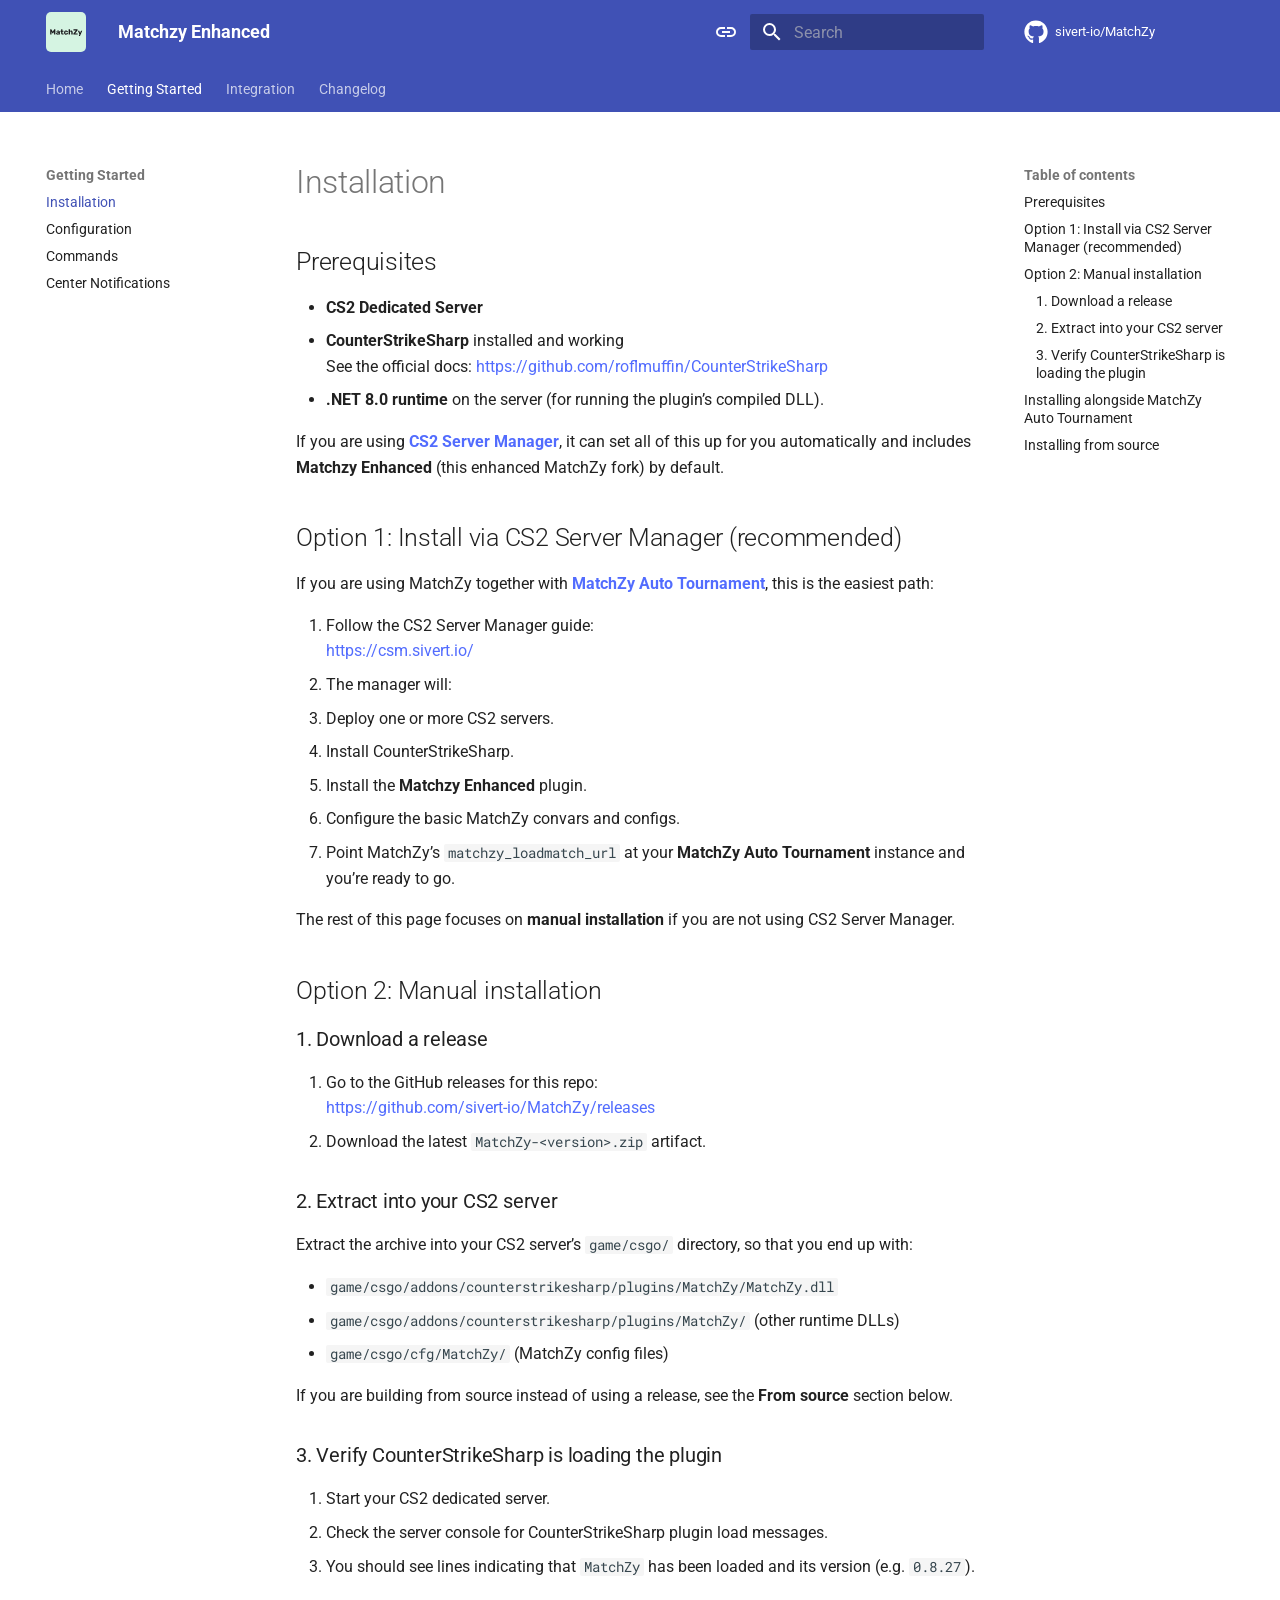
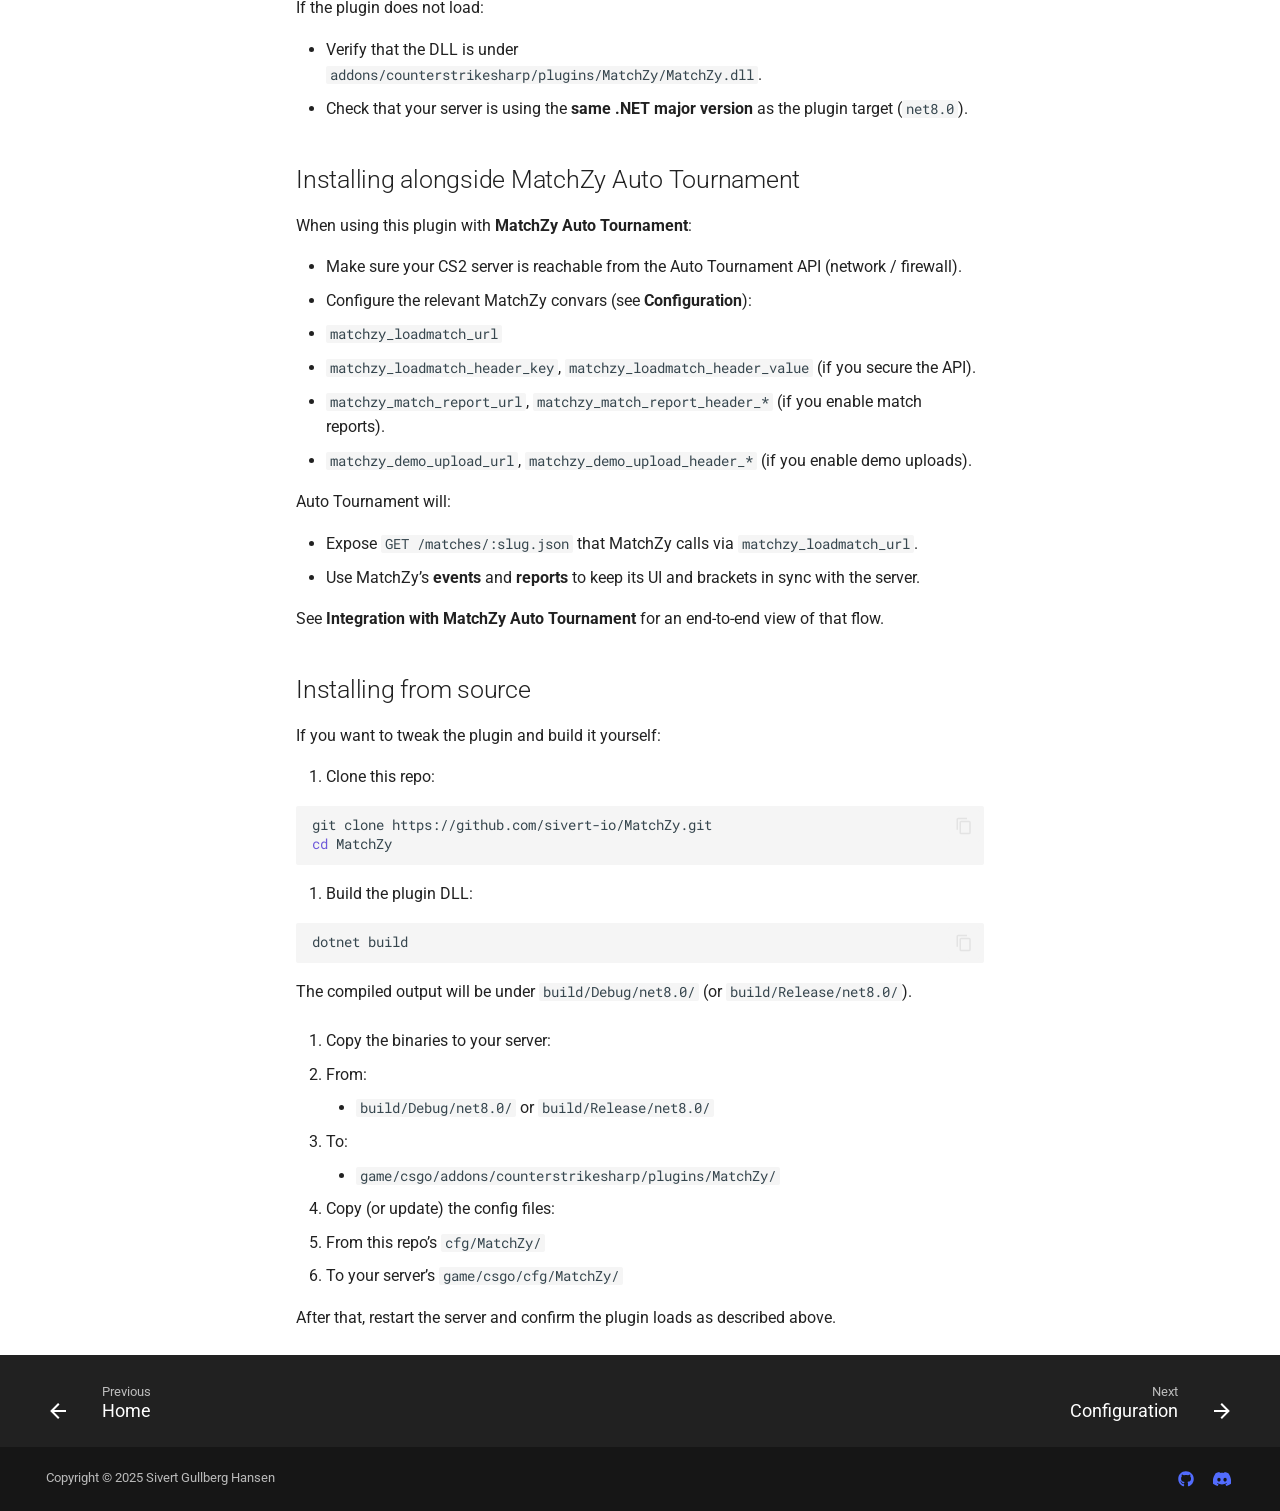
<file: installation/index.html>
<!DOCTYPE html><html lang="en" class="no-js"><head>
    
      <meta charset="utf-8">
      <meta name="viewport" content="width=device-width,initial-scale=1">
      
        <meta name="description" content="Matchzy Enhanced — an enhanced CS2 MatchZy plugin tailored for tournament automation with MatchZy Auto Tournament.
">
      
      
        <meta name="author" content="Sivert Gullberg Hansen">
      
      
        <link rel="canonical" href="https://me.sivert.io/installation/">
      
      
        <link rel="prev" href="..">
      
      
        <link rel="next" href="../configuration/">
      
      
        
      
      
      <link rel="icon" href="../icon.svg">
      <meta name="generator" content="mkdocs-1.6.1, mkdocs-material-9.7.1">
    
    
      
        <title>Installation - Matchzy Enhanced</title>
      
    
    
      <link rel="stylesheet" href="../assets/stylesheets/main.484c7ddc.min.css">
      
        
        <link rel="stylesheet" href="../assets/stylesheets/palette.ab4e12ef.min.css">
      
      


    
    
      
    
    
      
        
        
        <link rel="preconnect" href="https://fonts.gstatic.com" crossorigin>
        <link rel="stylesheet" href="https://fonts.googleapis.com/css?family=Roboto:300,300i,400,400i,700,700i%7CRoboto+Mono:400,400i,700,700i&amp;display=fallback">
        <style>:root{--md-text-font:"Roboto";--md-code-font:"Roboto Mono"}</style>
      
    
    
      <link rel="stylesheet" href="../stylesheets/extra.css">
    
    <script>__md_scope=new URL("..",location),__md_hash=e=>[...e].reduce(((e,_)=>(e<<5)-e+_.charCodeAt(0)),0),__md_get=(e,_=localStorage,t=__md_scope)=>JSON.parse(_.getItem(t.pathname+"."+e)),__md_set=(e,_,t=localStorage,a=__md_scope)=>{try{t.setItem(a.pathname+"."+e,JSON.stringify(_))}catch(e){}}</script>
    
      

    
    
  <link href="../assets/stylesheets/glightbox.min.css" rel="stylesheet"><script src="../assets/javascripts/glightbox.min.js"></script><style id="glightbox-style">
            html.glightbox-open { overflow: initial; height: 100%; }
            .gslide-title { margin-top: 0px; user-select: text; }
            .gslide-desc { color: #666; user-select: text; }
            .gslide-image img { background: white; }
            .gscrollbar-fixer { padding-right: 15px; }
            .gdesc-inner { font-size: 0.75rem; }
            body[data-md-color-scheme="slate"] .gdesc-inner { background: var(--md-default-bg-color); }
            body[data-md-color-scheme="slate"] .gslide-title { color: var(--md-default-fg-color); }
            body[data-md-color-scheme="slate"] .gslide-desc { color: var(--md-default-fg-color); }
        </style></head>
  
  
    
    
      
    
    
    
    
    <body dir="ltr" data-md-color-scheme="default" data-md-color-primary="indigo" data-md-color-accent="indigo">
  
    
    <input class="md-toggle" data-md-toggle="drawer" type="checkbox" id="__drawer" autocomplete="off">
    <input class="md-toggle" data-md-toggle="search" type="checkbox" id="__search" autocomplete="off">
    <label class="md-overlay" for="__drawer"></label>
    <div data-md-component="skip">
      
        
        <a href="#prerequisites" class="md-skip">
          Skip to content
        </a>
      
    </div>
    <div data-md-component="announce">
      
    </div>
    
    
      

<header class="md-header" data-md-component="header">
  <nav class="md-header__inner md-grid" aria-label="Header">
    <a href=".." title="Matchzy Enhanced" class="md-header__button md-logo" aria-label="Matchzy Enhanced" data-md-component="logo">
      
  <img src="../icon.svg" alt="logo">

    </a>
    <label class="md-header__button md-icon" for="__drawer">
      
      <svg xmlns="http://www.w3.org/2000/svg" viewBox="0 0 24 24"><path d="M3 6h18v2H3zm0 5h18v2H3zm0 5h18v2H3z"></path></svg>
    </label>
    <div class="md-header__title" data-md-component="header-title">
      <div class="md-header__ellipsis">
        <div class="md-header__topic">
          <span class="md-ellipsis">
            Matchzy Enhanced
          </span>
        </div>
        <div class="md-header__topic" data-md-component="header-topic">
          <span class="md-ellipsis">
            
              Installation
            
          </span>
        </div>
      </div>
    </div>
    
      
        <form class="md-header__option" data-md-component="palette">
  
    
    
    
    <input class="md-option" data-md-color-media="(prefers-color-scheme)" data-md-color-scheme="default" data-md-color-primary="indigo" data-md-color-accent="indigo" aria-label="Switch to light mode" type="radio" name="__palette" id="__palette_0">
    
      <label class="md-header__button md-icon" title="Switch to light mode" for="__palette_1" hidden>
        <svg xmlns="http://www.w3.org/2000/svg" viewBox="0 0 24 24"><path d="M3.9 12c0-1.71 1.39-3.1 3.1-3.1h4V7H7a5 5 0 0 0-5 5 5 5 0 0 0 5 5h4v-1.9H7c-1.71 0-3.1-1.39-3.1-3.1M8 13h8v-2H8zm9-6h-4v1.9h4c1.71 0 3.1 1.39 3.1 3.1s-1.39 3.1-3.1 3.1h-4V17h4a5 5 0 0 0 5-5 5 5 0 0 0-5-5"></path></svg>
      </label>
    
  
    
    
    
    <input class="md-option" data-md-color-media="(prefers-color-scheme: light)" data-md-color-scheme="default" data-md-color-primary="indigo" data-md-color-accent="indigo" aria-label="Switch to dark mode" type="radio" name="__palette" id="__palette_1">
    
      <label class="md-header__button md-icon" title="Switch to dark mode" for="__palette_2" hidden>
        <svg xmlns="http://www.w3.org/2000/svg" viewBox="0 0 24 24"><path d="M17 7H7a5 5 0 0 0-5 5 5 5 0 0 0 5 5h10a5 5 0 0 0 5-5 5 5 0 0 0-5-5m0 8a3 3 0 0 1-3-3 3 3 0 0 1 3-3 3 3 0 0 1 3 3 3 3 0 0 1-3 3"></path></svg>
      </label>
    
  
    
    
    
    <input class="md-option" data-md-color-media="(prefers-color-scheme: dark)" data-md-color-scheme="slate" data-md-color-primary="indigo" data-md-color-accent="indigo" aria-label="Switch to system preference" type="radio" name="__palette" id="__palette_2">
    
      <label class="md-header__button md-icon" title="Switch to system preference" for="__palette_0" hidden>
        <svg xmlns="http://www.w3.org/2000/svg" viewBox="0 0 24 24"><path d="M17 6H7c-3.31 0-6 2.69-6 6s2.69 6 6 6h10c3.31 0 6-2.69 6-6s-2.69-6-6-6m0 10H7c-2.21 0-4-1.79-4-4s1.79-4 4-4h10c2.21 0 4 1.79 4 4s-1.79 4-4 4M7 9c-1.66 0-3 1.34-3 3s1.34 3 3 3 3-1.34 3-3-1.34-3-3-3"></path></svg>
      </label>
    
  
</form>
      
    
    
      <script>var palette=__md_get("__palette");if(palette&&palette.color){if("(prefers-color-scheme)"===palette.color.media){var media=matchMedia("(prefers-color-scheme: light)"),input=document.querySelector(media.matches?"[data-md-color-media='(prefers-color-scheme: light)']":"[data-md-color-media='(prefers-color-scheme: dark)']");palette.color.media=input.getAttribute("data-md-color-media"),palette.color.scheme=input.getAttribute("data-md-color-scheme"),palette.color.primary=input.getAttribute("data-md-color-primary"),palette.color.accent=input.getAttribute("data-md-color-accent")}for(var[key,value]of Object.entries(palette.color))document.body.setAttribute("data-md-color-"+key,value)}</script>
    
    
    
      
      
        <label class="md-header__button md-icon" for="__search">
          
          <svg xmlns="http://www.w3.org/2000/svg" viewBox="0 0 24 24"><path d="M9.5 3A6.5 6.5 0 0 1 16 9.5c0 1.61-.59 3.09-1.56 4.23l.27.27h.79l5 5-1.5 1.5-5-5v-.79l-.27-.27A6.52 6.52 0 0 1 9.5 16 6.5 6.5 0 0 1 3 9.5 6.5 6.5 0 0 1 9.5 3m0 2C7 5 5 7 5 9.5S7 14 9.5 14 14 12 14 9.5 12 5 9.5 5"></path></svg>
        </label>
        <div class="md-search" data-md-component="search" role="dialog">
  <label class="md-search__overlay" for="__search"></label>
  <div class="md-search__inner" role="search">
    <form class="md-search__form" name="search">
      <input type="text" class="md-search__input" name="query" aria-label="Search" placeholder="Search" autocapitalize="off" autocorrect="off" autocomplete="off" spellcheck="false" data-md-component="search-query" required>
      <label class="md-search__icon md-icon" for="__search">
        
        <svg xmlns="http://www.w3.org/2000/svg" viewBox="0 0 24 24"><path d="M9.5 3A6.5 6.5 0 0 1 16 9.5c0 1.61-.59 3.09-1.56 4.23l.27.27h.79l5 5-1.5 1.5-5-5v-.79l-.27-.27A6.52 6.52 0 0 1 9.5 16 6.5 6.5 0 0 1 3 9.5 6.5 6.5 0 0 1 9.5 3m0 2C7 5 5 7 5 9.5S7 14 9.5 14 14 12 14 9.5 12 5 9.5 5"></path></svg>
        
        <svg xmlns="http://www.w3.org/2000/svg" viewBox="0 0 24 24"><path d="M20 11v2H8l5.5 5.5-1.42 1.42L4.16 12l7.92-7.92L13.5 5.5 8 11z"></path></svg>
      </label>
      <nav class="md-search__options" aria-label="Search">
        
          <a href="javascript:void(0)" class="md-search__icon md-icon" title="Share" aria-label="Share" data-clipboard data-clipboard-text="" data-md-component="search-share" tabindex="-1">
            
            <svg xmlns="http://www.w3.org/2000/svg" viewBox="0 0 24 24"><path d="M18 16.08c-.76 0-1.44.3-1.96.77L8.91 12.7c.05-.23.09-.46.09-.7s-.04-.47-.09-.7l7.05-4.11c.54.5 1.25.81 2.04.81a3 3 0 0 0 3-3 3 3 0 0 0-3-3 3 3 0 0 0-3 3c0 .24.04.47.09.7L8.04 9.81C7.5 9.31 6.79 9 6 9a3 3 0 0 0-3 3 3 3 0 0 0 3 3c.79 0 1.5-.31 2.04-.81l7.12 4.15c-.05.21-.08.43-.08.66 0 1.61 1.31 2.91 2.92 2.91s2.92-1.3 2.92-2.91A2.92 2.92 0 0 0 18 16.08"></path></svg>
          </a>
        
        <button type="reset" class="md-search__icon md-icon" title="Clear" aria-label="Clear" tabindex="-1">
          
          <svg xmlns="http://www.w3.org/2000/svg" viewBox="0 0 24 24"><path d="M19 6.41 17.59 5 12 10.59 6.41 5 5 6.41 10.59 12 5 17.59 6.41 19 12 13.41 17.59 19 19 17.59 13.41 12z"></path></svg>
        </button>
      </nav>
      
        <div class="md-search__suggest" data-md-component="search-suggest"></div>
      
    </form>
    <div class="md-search__output">
      <div class="md-search__scrollwrap" tabindex="0" data-md-scrollfix>
        <div class="md-search-result" data-md-component="search-result">
          <div class="md-search-result__meta">
            Initializing search
          </div>
          <ol class="md-search-result__list" role="presentation"></ol>
        </div>
      </div>
    </div>
  </div>
</div>
      
    
    
      <div class="md-header__source">
        <a href="https://github.com/sivert-io/MatchZy" title="Go to repository" class="md-source" data-md-component="source">
  <div class="md-source__icon md-icon">
    
    <svg xmlns="http://www.w3.org/2000/svg" viewBox="0 0 512 512"><!--! Font Awesome Free 7.1.0 by @fontawesome - https://fontawesome.com License - https://fontawesome.com/license/free (Icons: CC BY 4.0, Fonts: SIL OFL 1.1, Code: MIT License) Copyright 2025 Fonticons, Inc.--><path d="M173.9 397.4c0 2-2.3 3.6-5.2 3.6-3.3.3-5.6-1.3-5.6-3.6 0-2 2.3-3.6 5.2-3.6 3-.3 5.6 1.3 5.6 3.6m-31.1-4.5c-.7 2 1.3 4.3 4.3 4.9 2.6 1 5.6 0 6.2-2s-1.3-4.3-4.3-5.2c-2.6-.7-5.5.3-6.2 2.3m44.2-1.7c-2.9.7-4.9 2.6-4.6 4.9.3 2 2.9 3.3 5.9 2.6 2.9-.7 4.9-2.6 4.6-4.6-.3-1.9-3-3.2-5.9-2.9M252.8 8C114.1 8 8 113.3 8 252c0 110.9 69.8 205.8 169.5 239.2 12.8 2.3 17.3-5.6 17.3-12.1 0-6.2-.3-40.4-.3-61.4 0 0-70 15-84.7-29.8 0 0-11.4-29.1-27.8-36.6 0 0-22.9-15.7 1.6-15.4 0 0 24.9 2 38.6 25.8 21.9 38.6 58.6 27.5 72.9 20.9 2.3-16 8.8-27.1 16-33.7-55.9-6.2-112.3-14.3-112.3-110.5 0-27.5 7.6-41.3 23.6-58.9-2.6-6.5-11.1-33.3 2.6-67.9 20.9-6.5 69 27 69 27 20-5.6 41.5-8.5 62.8-8.5s42.8 2.9 62.8 8.5c0 0 48.1-33.6 69-27 13.7 34.7 5.2 61.4 2.6 67.9 16 17.7 25.8 31.5 25.8 58.9 0 96.5-58.9 104.2-114.8 110.5 9.2 7.9 17 22.9 17 46.4 0 33.7-.3 75.4-.3 83.6 0 6.5 4.6 14.4 17.3 12.1C436.2 457.8 504 362.9 504 252 504 113.3 391.5 8 252.8 8M105.2 352.9c-1.3 1-1 3.3.7 5.2 1.6 1.6 3.9 2.3 5.2 1 1.3-1 1-3.3-.7-5.2-1.6-1.6-3.9-2.3-5.2-1m-10.8-8.1c-.7 1.3.3 2.9 2.3 3.9 1.6 1 3.6.7 4.3-.7.7-1.3-.3-2.9-2.3-3.9-2-.6-3.6-.3-4.3.7m32.4 35.6c-1.6 1.3-1 4.3 1.3 6.2 2.3 2.3 5.2 2.6 6.5 1 1.3-1.3.7-4.3-1.3-6.2-2.2-2.3-5.2-2.6-6.5-1m-11.4-14.7c-1.6 1-1.6 3.6 0 5.9s4.3 3.3 5.6 2.3c1.6-1.3 1.6-3.9 0-6.2-1.4-2.3-4-3.3-5.6-2"></path></svg>
  </div>
  <div class="md-source__repository">
    sivert-io/MatchZy
  </div>
</a>
      </div>
    
  </nav>
  
</header>
    
    <div class="md-container" data-md-component="container">
      
      
        
          
            
<nav class="md-tabs" aria-label="Tabs" data-md-component="tabs">
  <div class="md-grid">
    <ul class="md-tabs__list">
      
        
  
  
  
  
    <li class="md-tabs__item">
      <a href=".." class="md-tabs__link">
        
  
  
    
  
  Home

      </a>
    </li>
  

      
        
  
  
  
    
  
  
    
    
      <li class="md-tabs__item md-tabs__item--active">
        <a href="./" class="md-tabs__link">
          
  
  
    
  
  Getting Started

        </a>
      </li>
    
  

      
        
  
  
  
  
    
    
      <li class="md-tabs__item">
        <a href="../integration/" class="md-tabs__link">
          
  
  
    
  
  Integration

        </a>
      </li>
    
  

      
        
  
  
  
  
    <li class="md-tabs__item">
      <a href="../CHANGELOG/" class="md-tabs__link">
        
  
  
    
  
  Changelog

      </a>
    </li>
  

      
    </ul>
  </div>
</nav>
          
        
      
      <main class="md-main" data-md-component="main">
        <div class="md-main__inner md-grid">
          
            
              
              <div class="md-sidebar md-sidebar--primary" data-md-component="sidebar" data-md-type="navigation">
                <div class="md-sidebar__scrollwrap">
                  <div class="md-sidebar__inner">
                    


  


<nav class="md-nav md-nav--primary md-nav--lifted" aria-label="Navigation" data-md-level="0">
  <label class="md-nav__title" for="__drawer">
    <a href=".." title="Matchzy Enhanced" class="md-nav__button md-logo" aria-label="Matchzy Enhanced" data-md-component="logo">
      
  <img src="../icon.svg" alt="logo">

    </a>
    Matchzy Enhanced
  </label>
  
    <div class="md-nav__source">
      <a href="https://github.com/sivert-io/MatchZy" title="Go to repository" class="md-source" data-md-component="source">
  <div class="md-source__icon md-icon">
    
    <svg xmlns="http://www.w3.org/2000/svg" viewBox="0 0 512 512"><!--! Font Awesome Free 7.1.0 by @fontawesome - https://fontawesome.com License - https://fontawesome.com/license/free (Icons: CC BY 4.0, Fonts: SIL OFL 1.1, Code: MIT License) Copyright 2025 Fonticons, Inc.--><path d="M173.9 397.4c0 2-2.3 3.6-5.2 3.6-3.3.3-5.6-1.3-5.6-3.6 0-2 2.3-3.6 5.2-3.6 3-.3 5.6 1.3 5.6 3.6m-31.1-4.5c-.7 2 1.3 4.3 4.3 4.9 2.6 1 5.6 0 6.2-2s-1.3-4.3-4.3-5.2c-2.6-.7-5.5.3-6.2 2.3m44.2-1.7c-2.9.7-4.9 2.6-4.6 4.9.3 2 2.9 3.3 5.9 2.6 2.9-.7 4.9-2.6 4.6-4.6-.3-1.9-3-3.2-5.9-2.9M252.8 8C114.1 8 8 113.3 8 252c0 110.9 69.8 205.8 169.5 239.2 12.8 2.3 17.3-5.6 17.3-12.1 0-6.2-.3-40.4-.3-61.4 0 0-70 15-84.7-29.8 0 0-11.4-29.1-27.8-36.6 0 0-22.9-15.7 1.6-15.4 0 0 24.9 2 38.6 25.8 21.9 38.6 58.6 27.5 72.9 20.9 2.3-16 8.8-27.1 16-33.7-55.9-6.2-112.3-14.3-112.3-110.5 0-27.5 7.6-41.3 23.6-58.9-2.6-6.5-11.1-33.3 2.6-67.9 20.9-6.5 69 27 69 27 20-5.6 41.5-8.5 62.8-8.5s42.8 2.9 62.8 8.5c0 0 48.1-33.6 69-27 13.7 34.7 5.2 61.4 2.6 67.9 16 17.7 25.8 31.5 25.8 58.9 0 96.5-58.9 104.2-114.8 110.5 9.2 7.9 17 22.9 17 46.4 0 33.7-.3 75.4-.3 83.6 0 6.5 4.6 14.4 17.3 12.1C436.2 457.8 504 362.9 504 252 504 113.3 391.5 8 252.8 8M105.2 352.9c-1.3 1-1 3.3.7 5.2 1.6 1.6 3.9 2.3 5.2 1 1.3-1 1-3.3-.7-5.2-1.6-1.6-3.9-2.3-5.2-1m-10.8-8.1c-.7 1.3.3 2.9 2.3 3.9 1.6 1 3.6.7 4.3-.7.7-1.3-.3-2.9-2.3-3.9-2-.6-3.6-.3-4.3.7m32.4 35.6c-1.6 1.3-1 4.3 1.3 6.2 2.3 2.3 5.2 2.6 6.5 1 1.3-1.3.7-4.3-1.3-6.2-2.2-2.3-5.2-2.6-6.5-1m-11.4-14.7c-1.6 1-1.6 3.6 0 5.9s4.3 3.3 5.6 2.3c1.6-1.3 1.6-3.9 0-6.2-1.4-2.3-4-3.3-5.6-2"></path></svg>
  </div>
  <div class="md-source__repository">
    sivert-io/MatchZy
  </div>
</a>
    </div>
  
  <ul class="md-nav__list" data-md-scrollfix>
    
      
      
  
  
  
  
    <li class="md-nav__item">
      <a href=".." class="md-nav__link">
        
  
  
  <span class="md-ellipsis">
    
  
    Home
  

    
  </span>
  
  

      </a>
    </li>
  

    
      
      
  
  
    
  
  
  
    
    
      
        
      
        
      
        
      
        
      
    
    
    
      
        
        
      
      
        
      
    
    
    <li class="md-nav__item md-nav__item--active md-nav__item--section md-nav__item--nested">
      
        
        
        <input class="md-nav__toggle md-toggle " type="checkbox" id="__nav_2" checked>
        
          
          <label class="md-nav__link" for="__nav_2" id="__nav_2_label" tabindex="">
            
  
  
  <span class="md-ellipsis">
    
  
    Getting Started
  

    
  </span>
  
  

            <span class="md-nav__icon md-icon"></span>
          </label>
        
        <nav class="md-nav" data-md-level="1" aria-labelledby="__nav_2_label" aria-expanded="true">
          <label class="md-nav__title" for="__nav_2">
            <span class="md-nav__icon md-icon"></span>
            
  
    Getting Started
  

          </label>
          <ul class="md-nav__list" data-md-scrollfix>
            
              
                
  
  
    
  
  
  
    <li class="md-nav__item md-nav__item--active">
      
      <input class="md-nav__toggle md-toggle" type="checkbox" id="__toc">
      
      
      
        <label class="md-nav__link md-nav__link--active" for="__toc">
          
  
  
  <span class="md-ellipsis">
    
  
    Installation
  

    
  </span>
  
  

          <span class="md-nav__icon md-icon"></span>
        </label>
      
      <a href="./" class="md-nav__link md-nav__link--active">
        
  
  
  <span class="md-ellipsis">
    
  
    Installation
  

    
  </span>
  
  

      </a>
      
        

<nav class="md-nav md-nav--secondary" aria-label="Table of contents">
  
  
  
  
    <label class="md-nav__title" for="__toc">
      <span class="md-nav__icon md-icon"></span>
      Table of contents
    </label>
    <ul class="md-nav__list" data-md-component="toc" data-md-scrollfix>
      
        <li class="md-nav__item">
  <a href="#prerequisites" class="md-nav__link">
    <span class="md-ellipsis">
      
        Prerequisites
      
    </span>
  </a>
  
</li>
      
        <li class="md-nav__item">
  <a href="#option-1-install-via-cs2-server-manager-recommended" class="md-nav__link">
    <span class="md-ellipsis">
      
        Option 1: Install via CS2 Server Manager (recommended)
      
    </span>
  </a>
  
</li>
      
        <li class="md-nav__item">
  <a href="#option-2-manual-installation" class="md-nav__link">
    <span class="md-ellipsis">
      
        Option 2: Manual installation
      
    </span>
  </a>
  
    <nav class="md-nav" aria-label="Option 2: Manual installation">
      <ul class="md-nav__list">
        
          <li class="md-nav__item">
  <a href="#1-download-a-release" class="md-nav__link">
    <span class="md-ellipsis">
      
        1. Download a release
      
    </span>
  </a>
  
</li>
        
          <li class="md-nav__item">
  <a href="#2-extract-into-your-cs2-server" class="md-nav__link">
    <span class="md-ellipsis">
      
        2. Extract into your CS2 server
      
    </span>
  </a>
  
</li>
        
          <li class="md-nav__item">
  <a href="#3-verify-counterstrikesharp-is-loading-the-plugin" class="md-nav__link">
    <span class="md-ellipsis">
      
        3. Verify CounterStrikeSharp is loading the plugin
      
    </span>
  </a>
  
</li>
        
      </ul>
    </nav>
  
</li>
      
        <li class="md-nav__item">
  <a href="#installing-alongside-matchzy-auto-tournament" class="md-nav__link">
    <span class="md-ellipsis">
      
        Installing alongside MatchZy Auto Tournament
      
    </span>
  </a>
  
</li>
      
        <li class="md-nav__item">
  <a href="#installing-from-source" class="md-nav__link">
    <span class="md-ellipsis">
      
        Installing from source
      
    </span>
  </a>
  
</li>
      
    </ul>
  
</nav>
      
    </li>
  

              
            
              
                
  
  
  
  
    <li class="md-nav__item">
      <a href="../configuration/" class="md-nav__link">
        
  
  
  <span class="md-ellipsis">
    
  
    Configuration
  

    
  </span>
  
  

      </a>
    </li>
  

              
            
              
                
  
  
  
  
    <li class="md-nav__item">
      <a href="../commands/" class="md-nav__link">
        
  
  
  <span class="md-ellipsis">
    
  
    Commands
  

    
  </span>
  
  

      </a>
    </li>
  

              
            
              
                
  
  
  
  
    <li class="md-nav__item">
      <a href="../center-notifications/" class="md-nav__link">
        
  
  
  <span class="md-ellipsis">
    
  
    Center Notifications
  

    
  </span>
  
  

      </a>
    </li>
  

              
            
          </ul>
        </nav>
      
    </li>
  

    
      
      
  
  
  
  
    
    
      
        
      
        
      
    
    
    
      
      
        
      
    
    
    <li class="md-nav__item md-nav__item--nested">
      
        
        
        <input class="md-nav__toggle md-toggle " type="checkbox" id="__nav_3">
        
          
          <label class="md-nav__link" for="__nav_3" id="__nav_3_label" tabindex="0">
            
  
  
  <span class="md-ellipsis">
    
  
    Integration
  

    
  </span>
  
  

            <span class="md-nav__icon md-icon"></span>
          </label>
        
        <nav class="md-nav" data-md-level="1" aria-labelledby="__nav_3_label" aria-expanded="false">
          <label class="md-nav__title" for="__nav_3">
            <span class="md-nav__icon md-icon"></span>
            
  
    Integration
  

          </label>
          <ul class="md-nav__list" data-md-scrollfix>
            
              
                
  
  
  
  
    <li class="md-nav__item">
      <a href="../integration/" class="md-nav__link">
        
  
  
  <span class="md-ellipsis">
    
  
    Platform Integration
  

    
  </span>
  
  

      </a>
    </li>
  

              
            
              
                
  
  
  
  
    <li class="md-nav__item">
      <a href="../LLM_QUICK_REFERENCE/" class="md-nav__link">
        
  
  
  <span class="md-ellipsis">
    
  
    LLM Quick Reference
  

    
  </span>
  
  

      </a>
    </li>
  

              
            
          </ul>
        </nav>
      
    </li>
  

    
      
      
  
  
  
  
    <li class="md-nav__item">
      <a href="../CHANGELOG/" class="md-nav__link">
        
  
  
  <span class="md-ellipsis">
    
  
    Changelog
  

    
  </span>
  
  

      </a>
    </li>
  

    
  </ul>
</nav>
                  </div>
                </div>
              </div>
            
            
              
              <div class="md-sidebar md-sidebar--secondary" data-md-component="sidebar" data-md-type="toc">
                <div class="md-sidebar__scrollwrap">
                  <div class="md-sidebar__inner">
                    

<nav class="md-nav md-nav--secondary" aria-label="Table of contents">
  
  
  
  
    <label class="md-nav__title" for="__toc">
      <span class="md-nav__icon md-icon"></span>
      Table of contents
    </label>
    <ul class="md-nav__list" data-md-component="toc" data-md-scrollfix>
      
        <li class="md-nav__item">
  <a href="#prerequisites" class="md-nav__link">
    <span class="md-ellipsis">
      
        Prerequisites
      
    </span>
  </a>
  
</li>
      
        <li class="md-nav__item">
  <a href="#option-1-install-via-cs2-server-manager-recommended" class="md-nav__link">
    <span class="md-ellipsis">
      
        Option 1: Install via CS2 Server Manager (recommended)
      
    </span>
  </a>
  
</li>
      
        <li class="md-nav__item">
  <a href="#option-2-manual-installation" class="md-nav__link">
    <span class="md-ellipsis">
      
        Option 2: Manual installation
      
    </span>
  </a>
  
    <nav class="md-nav" aria-label="Option 2: Manual installation">
      <ul class="md-nav__list">
        
          <li class="md-nav__item">
  <a href="#1-download-a-release" class="md-nav__link">
    <span class="md-ellipsis">
      
        1. Download a release
      
    </span>
  </a>
  
</li>
        
          <li class="md-nav__item">
  <a href="#2-extract-into-your-cs2-server" class="md-nav__link">
    <span class="md-ellipsis">
      
        2. Extract into your CS2 server
      
    </span>
  </a>
  
</li>
        
          <li class="md-nav__item">
  <a href="#3-verify-counterstrikesharp-is-loading-the-plugin" class="md-nav__link">
    <span class="md-ellipsis">
      
        3. Verify CounterStrikeSharp is loading the plugin
      
    </span>
  </a>
  
</li>
        
      </ul>
    </nav>
  
</li>
      
        <li class="md-nav__item">
  <a href="#installing-alongside-matchzy-auto-tournament" class="md-nav__link">
    <span class="md-ellipsis">
      
        Installing alongside MatchZy Auto Tournament
      
    </span>
  </a>
  
</li>
      
        <li class="md-nav__item">
  <a href="#installing-from-source" class="md-nav__link">
    <span class="md-ellipsis">
      
        Installing from source
      
    </span>
  </a>
  
</li>
      
    </ul>
  
</nav>
                  </div>
                </div>
              </div>
            
          
          
            <div class="md-content" data-md-component="content">
              
              <article class="md-content__inner md-typeset">
                
                  


  
  


  <h1>Installation</h1>

<h2 id="prerequisites">Prerequisites<a class="headerlink" href="#prerequisites" title="Permanent link">¶</a></h2>
<ul>
<li><strong>CS2 Dedicated Server</strong></li>
<li><strong>CounterStrikeSharp</strong> installed and working<br>
  See the official docs: <a href="https://github.com/roflmuffin/CounterStrikeSharp">https://github.com/roflmuffin/CounterStrikeSharp</a></li>
<li><strong>.NET 8.0 runtime</strong> on the server (for running the plugin’s compiled DLL).</li>
</ul>
<p>If you are using <strong><a href="https://csm.sivert.io/">CS2 Server Manager</a></strong>, it can set all of this up for you automatically and includes <strong>Matchzy Enhanced</strong> (this enhanced MatchZy fork) by default.</p>
<h2 id="option-1-install-via-cs2-server-manager-recommended">Option 1: Install via CS2 Server Manager (recommended)<a class="headerlink" href="#option-1-install-via-cs2-server-manager-recommended" title="Permanent link">¶</a></h2>
<p>If you are using MatchZy together with <strong><a href="https://mat.sivert.io">MatchZy Auto Tournament</a></strong>, this is the easiest path:</p>
<ol>
<li>Follow the CS2 Server Manager guide:<br>
<a href="https://csm.sivert.io/">https://csm.sivert.io/</a></li>
<li>The manager will:</li>
<li>Deploy one or more CS2 servers.</li>
<li>Install CounterStrikeSharp.</li>
<li>Install the <strong>Matchzy Enhanced</strong> plugin.</li>
<li>Configure the basic MatchZy convars and configs.</li>
<li>Point MatchZy’s <code>matchzy_loadmatch_url</code> at your <strong>MatchZy Auto Tournament</strong> instance and you’re ready to go.</li>
</ol>
<p>The rest of this page focuses on <strong>manual installation</strong> if you are not using CS2 Server Manager.</p>
<h2 id="option-2-manual-installation">Option 2: Manual installation<a class="headerlink" href="#option-2-manual-installation" title="Permanent link">¶</a></h2>
<h3 id="1-download-a-release">1. Download a release<a class="headerlink" href="#1-download-a-release" title="Permanent link">¶</a></h3>
<ol>
<li>Go to the GitHub releases for this repo:<br>
<a href="https://github.com/sivert-io/MatchZy/releases">https://github.com/sivert-io/MatchZy/releases</a></li>
<li>Download the latest <code>MatchZy-&lt;version&gt;.zip</code> artifact.</li>
</ol>
<h3 id="2-extract-into-your-cs2-server">2. Extract into your CS2 server<a class="headerlink" href="#2-extract-into-your-cs2-server" title="Permanent link">¶</a></h3>
<p>Extract the archive into your CS2 server’s <code>game/csgo/</code> directory, so that you end up with:</p>
<ul>
<li><code>game/csgo/addons/counterstrikesharp/plugins/MatchZy/MatchZy.dll</code></li>
<li><code>game/csgo/addons/counterstrikesharp/plugins/MatchZy/</code> (other runtime DLLs)</li>
<li><code>game/csgo/cfg/MatchZy/</code> (MatchZy config files)</li>
</ul>
<p>If you are building from source instead of using a release, see the <strong>From source</strong> section below.</p>
<h3 id="3-verify-counterstrikesharp-is-loading-the-plugin">3. Verify CounterStrikeSharp is loading the plugin<a class="headerlink" href="#3-verify-counterstrikesharp-is-loading-the-plugin" title="Permanent link">¶</a></h3>
<ol>
<li>Start your CS2 dedicated server.</li>
<li>Check the server console for CounterStrikeSharp plugin load messages.</li>
<li>You should see lines indicating that <code>MatchZy</code> has been loaded and its version (e.g. <code>0.8.27</code>).</li>
</ol>
<p>If the plugin does not load:</p>
<ul>
<li>Verify that the DLL is under<br>
<code>addons/counterstrikesharp/plugins/MatchZy/MatchZy.dll</code>.</li>
<li>Check that your server is using the <strong>same .NET major version</strong> as the plugin target (<code>net8.0</code>).</li>
</ul>
<h2 id="installing-alongside-matchzy-auto-tournament">Installing alongside MatchZy Auto Tournament<a class="headerlink" href="#installing-alongside-matchzy-auto-tournament" title="Permanent link">¶</a></h2>
<p>When using this plugin with <strong>MatchZy Auto Tournament</strong>:</p>
<ul>
<li>Make sure your CS2 server is reachable from the Auto Tournament API (network / firewall).</li>
<li>Configure the relevant MatchZy convars (see <strong>Configuration</strong>):</li>
<li><code>matchzy_loadmatch_url</code></li>
<li><code>matchzy_loadmatch_header_key</code>, <code>matchzy_loadmatch_header_value</code> (if you secure the API).</li>
<li><code>matchzy_match_report_url</code>, <code>matchzy_match_report_header_*</code> (if you enable match reports).</li>
<li><code>matchzy_demo_upload_url</code>, <code>matchzy_demo_upload_header_*</code> (if you enable demo uploads).</li>
</ul>
<p>Auto Tournament will:</p>
<ul>
<li>Expose <code>GET /matches/:slug.json</code> that MatchZy calls via <code>matchzy_loadmatch_url</code>.</li>
<li>Use MatchZy’s <strong>events</strong> and <strong>reports</strong> to keep its UI and brackets in sync with the server.</li>
</ul>
<p>See <strong>Integration with MatchZy Auto Tournament</strong> for an end‑to‑end view of that flow.</p>
<h2 id="installing-from-source">Installing from source<a class="headerlink" href="#installing-from-source" title="Permanent link">¶</a></h2>
<p>If you want to tweak the plugin and build it yourself:</p>
<ol>
<li>Clone this repo:</li>
</ol>
<div class="language-bash highlight"><pre><span></span><code><span id="__span-0-1"><a id="__codelineno-0-1" name="__codelineno-0-1" href="#__codelineno-0-1"></a>git<span class="w"> </span>clone<span class="w"> </span>https://github.com/sivert-io/MatchZy.git
</span><span id="__span-0-2"><a id="__codelineno-0-2" name="__codelineno-0-2" href="#__codelineno-0-2"></a><span class="nb">cd</span><span class="w"> </span>MatchZy
</span></code></pre></div>
<ol>
<li>Build the plugin DLL:</li>
</ol>
<div class="language-bash highlight"><pre><span></span><code><span id="__span-1-1"><a id="__codelineno-1-1" name="__codelineno-1-1" href="#__codelineno-1-1"></a>dotnet<span class="w"> </span>build
</span></code></pre></div>
<p>The compiled output will be under <code>build/Debug/net8.0/</code> (or <code>build/Release/net8.0/</code>).</p>
<ol>
<li>
<p>Copy the binaries to your server:</p>
</li>
<li>
<p>From:</p>
<ul>
<li><code>build/Debug/net8.0/</code> or <code>build/Release/net8.0/</code></li>
</ul>
</li>
<li>
<p>To:</p>
<ul>
<li><code>game/csgo/addons/counterstrikesharp/plugins/MatchZy/</code></li>
</ul>
</li>
<li>
<p>Copy (or update) the config files:</p>
</li>
<li>
<p>From this repo’s <code>cfg/MatchZy/</code></p>
</li>
<li>To your server’s <code>game/csgo/cfg/MatchZy/</code></li>
</ol>
<p>After that, restart the server and confirm the plugin loads as described above.</p>







  
  






                
              </article>
            </div>
          
          
<script>var target=document.getElementById(location.hash.slice(1));target&&target.name&&(target.checked=target.name.startsWith("__tabbed_"))</script>
        </div>
        
          <button type="button" class="md-top md-icon" data-md-component="top" hidden>
  
  <svg xmlns="http://www.w3.org/2000/svg" viewBox="0 0 24 24"><path d="M13 20h-2V8l-5.5 5.5-1.42-1.42L12 4.16l7.92 7.92-1.42 1.42L13 8z"></path></svg>
  Back to top
</button>
        
      </main>
      
        <footer class="md-footer">
  
    
      
      <nav class="md-footer__inner md-grid" aria-label="Footer">
        
          
          <a href=".." class="md-footer__link md-footer__link--prev" aria-label="Previous: Home">
            <div class="md-footer__button md-icon">
              
              <svg xmlns="http://www.w3.org/2000/svg" viewBox="0 0 24 24"><path d="M20 11v2H8l5.5 5.5-1.42 1.42L4.16 12l7.92-7.92L13.5 5.5 8 11z"></path></svg>
            </div>
            <div class="md-footer__title">
              <span class="md-footer__direction">
                Previous
              </span>
              <div class="md-ellipsis">
                Home
              </div>
            </div>
          </a>
        
        
          
          <a href="../configuration/" class="md-footer__link md-footer__link--next" aria-label="Next: Configuration">
            <div class="md-footer__title">
              <span class="md-footer__direction">
                Next
              </span>
              <div class="md-ellipsis">
                Configuration
              </div>
            </div>
            <div class="md-footer__button md-icon">
              
              <svg xmlns="http://www.w3.org/2000/svg" viewBox="0 0 24 24"><path d="M4 11v2h12l-5.5 5.5 1.42 1.42L19.84 12l-7.92-7.92L10.5 5.5 16 11z"></path></svg>
            </div>
          </a>
        
      </nav>
    
  
  <div class="md-footer-meta md-typeset">
    <div class="md-footer-meta__inner md-grid">
      <div class="md-copyright">
  
    <div class="md-copyright__highlight">
      Copyright © 2025 Sivert Gullberg Hansen
    </div>
  
  
</div>
      
        
<div class="md-social">
  
    
    
    
    
      
      
    
    <a href="https://github.com/sivert-io/MatchZy" target="_blank" rel="noopener" title="github.com" class="md-social__link">
      <svg xmlns="http://www.w3.org/2000/svg" viewBox="0 0 512 512"><!--! Font Awesome Free 7.1.0 by @fontawesome - https://fontawesome.com License - https://fontawesome.com/license/free (Icons: CC BY 4.0, Fonts: SIL OFL 1.1, Code: MIT License) Copyright 2025 Fonticons, Inc.--><path d="M173.9 397.4c0 2-2.3 3.6-5.2 3.6-3.3.3-5.6-1.3-5.6-3.6 0-2 2.3-3.6 5.2-3.6 3-.3 5.6 1.3 5.6 3.6m-31.1-4.5c-.7 2 1.3 4.3 4.3 4.9 2.6 1 5.6 0 6.2-2s-1.3-4.3-4.3-5.2c-2.6-.7-5.5.3-6.2 2.3m44.2-1.7c-2.9.7-4.9 2.6-4.6 4.9.3 2 2.9 3.3 5.9 2.6 2.9-.7 4.9-2.6 4.6-4.6-.3-1.9-3-3.2-5.9-2.9M252.8 8C114.1 8 8 113.3 8 252c0 110.9 69.8 205.8 169.5 239.2 12.8 2.3 17.3-5.6 17.3-12.1 0-6.2-.3-40.4-.3-61.4 0 0-70 15-84.7-29.8 0 0-11.4-29.1-27.8-36.6 0 0-22.9-15.7 1.6-15.4 0 0 24.9 2 38.6 25.8 21.9 38.6 58.6 27.5 72.9 20.9 2.3-16 8.8-27.1 16-33.7-55.9-6.2-112.3-14.3-112.3-110.5 0-27.5 7.6-41.3 23.6-58.9-2.6-6.5-11.1-33.3 2.6-67.9 20.9-6.5 69 27 69 27 20-5.6 41.5-8.5 62.8-8.5s42.8 2.9 62.8 8.5c0 0 48.1-33.6 69-27 13.7 34.7 5.2 61.4 2.6 67.9 16 17.7 25.8 31.5 25.8 58.9 0 96.5-58.9 104.2-114.8 110.5 9.2 7.9 17 22.9 17 46.4 0 33.7-.3 75.4-.3 83.6 0 6.5 4.6 14.4 17.3 12.1C436.2 457.8 504 362.9 504 252 504 113.3 391.5 8 252.8 8M105.2 352.9c-1.3 1-1 3.3.7 5.2 1.6 1.6 3.9 2.3 5.2 1 1.3-1 1-3.3-.7-5.2-1.6-1.6-3.9-2.3-5.2-1m-10.8-8.1c-.7 1.3.3 2.9 2.3 3.9 1.6 1 3.6.7 4.3-.7.7-1.3-.3-2.9-2.3-3.9-2-.6-3.6-.3-4.3.7m32.4 35.6c-1.6 1.3-1 4.3 1.3 6.2 2.3 2.3 5.2 2.6 6.5 1 1.3-1.3.7-4.3-1.3-6.2-2.2-2.3-5.2-2.6-6.5-1m-11.4-14.7c-1.6 1-1.6 3.6 0 5.9s4.3 3.3 5.6 2.3c1.6-1.3 1.6-3.9 0-6.2-1.4-2.3-4-3.3-5.6-2"></path></svg>
    </a>
  
    
    
    
    
      
      
    
    <a href="https://discord.gg/n7gHYau7aW" target="_blank" rel="noopener" title="discord.gg" class="md-social__link">
      <svg xmlns="http://www.w3.org/2000/svg" viewBox="0 0 576 512"><!--! Font Awesome Free 7.1.0 by @fontawesome - https://fontawesome.com License - https://fontawesome.com/license/free (Icons: CC BY 4.0, Fonts: SIL OFL 1.1, Code: MIT License) Copyright 2025 Fonticons, Inc.--><path d="M492.5 69.8c-.2-.3-.4-.6-.8-.7-38.1-17.5-78.4-30-119.7-37.1-.4-.1-.8 0-1.1.1s-.6.4-.8.8c-5.5 9.9-10.5 20.2-14.9 30.6-44.6-6.8-89.9-6.8-134.4 0-4.5-10.5-9.5-20.7-15.1-30.6-.2-.3-.5-.6-.8-.8s-.7-.2-1.1-.2C162.5 39 122.2 51.5 84.1 69c-.3.1-.6.4-.8.7C7.1 183.5-13.8 294.6-3.6 404.2c0 .3.1.5.2.8s.3.4.5.6c44.4 32.9 94 58 146.8 74.2.4.1.8.1 1.1 0s.7-.4.9-.7c11.3-15.4 21.4-31.8 30-48.8.1-.2.2-.5.2-.8s0-.5-.1-.8-.2-.5-.4-.6-.4-.3-.7-.4c-15.8-6.1-31.2-13.4-45.9-21.9-.3-.2-.5-.4-.7-.6s-.3-.6-.3-.9 0-.6.2-.9.3-.5.6-.7c3.1-2.3 6.2-4.7 9.1-7.1.3-.2.6-.4.9-.4s.7 0 1 .1c96.2 43.9 200.4 43.9 295.5 0 .3-.1.7-.2 1-.2s.7.2.9.4c2.9 2.4 6 4.9 9.1 7.2.2.2.4.4.6.7s.2.6.2.9-.1.6-.3.9-.4.5-.6.6c-14.7 8.6-30 15.9-45.9 21.8-.2.1-.5.2-.7.4s-.3.4-.4.7-.1.5-.1.8.1.5.2.8c8.8 17 18.8 33.3 30 48.8.2.3.6.6.9.7s.8.1 1.1 0c52.9-16.2 102.6-41.3 147.1-74.2.2-.2.4-.4.5-.6s.2-.5.2-.8c12.3-126.8-20.5-236.9-86.9-334.5zm-302 267.7c-29 0-52.8-26.6-52.8-59.2s23.4-59.2 52.8-59.2c29.7 0 53.3 26.8 52.8 59.2 0 32.7-23.4 59.2-52.8 59.2m195.4 0c-29 0-52.8-26.6-52.8-59.2s23.4-59.2 52.8-59.2c29.7 0 53.3 26.8 52.8 59.2 0 32.7-23.2 59.2-52.8 59.2"></path></svg>
    </a>
  
</div>
      
    </div>
  </div>
</footer>
      
    </div>
    <div class="md-dialog" data-md-component="dialog">
      <div class="md-dialog__inner md-typeset"></div>
    </div>
    
    
    
      
      
      <script id="__config" type="application/json">{"annotate": null, "base": "..", "features": ["content.code.annotate", "content.code.copy", "content.tooltips", "navigation.footer", "navigation.indexes", "navigation.sections", "navigation.tabs", "navigation.top", "navigation.tracking", "search.highlight", "search.share", "search.suggest", "toc.follow"], "search": "../assets/javascripts/workers/search.2c215733.min.js", "tags": null, "translations": {"clipboard.copied": "Copied to clipboard", "clipboard.copy": "Copy to clipboard", "search.result.more.one": "1 more on this page", "search.result.more.other": "# more on this page", "search.result.none": "No matching documents", "search.result.one": "1 matching document", "search.result.other": "# matching documents", "search.result.placeholder": "Type to start searching", "search.result.term.missing": "Missing", "select.version": "Select version"}, "version": null}</script>
    
    
      <script src="../assets/javascripts/bundle.79ae519e.min.js"></script>
      
    
  
<script id="init-glightbox">const lightbox = GLightbox({"touchNavigation": true, "loop": false, "zoomable": true, "draggable": true, "openEffect": "zoom", "closeEffect": "zoom", "slideEffect": "slide"});
document$.subscribe(()=>{ lightbox.reload(); });
</script></body></html>
</file>
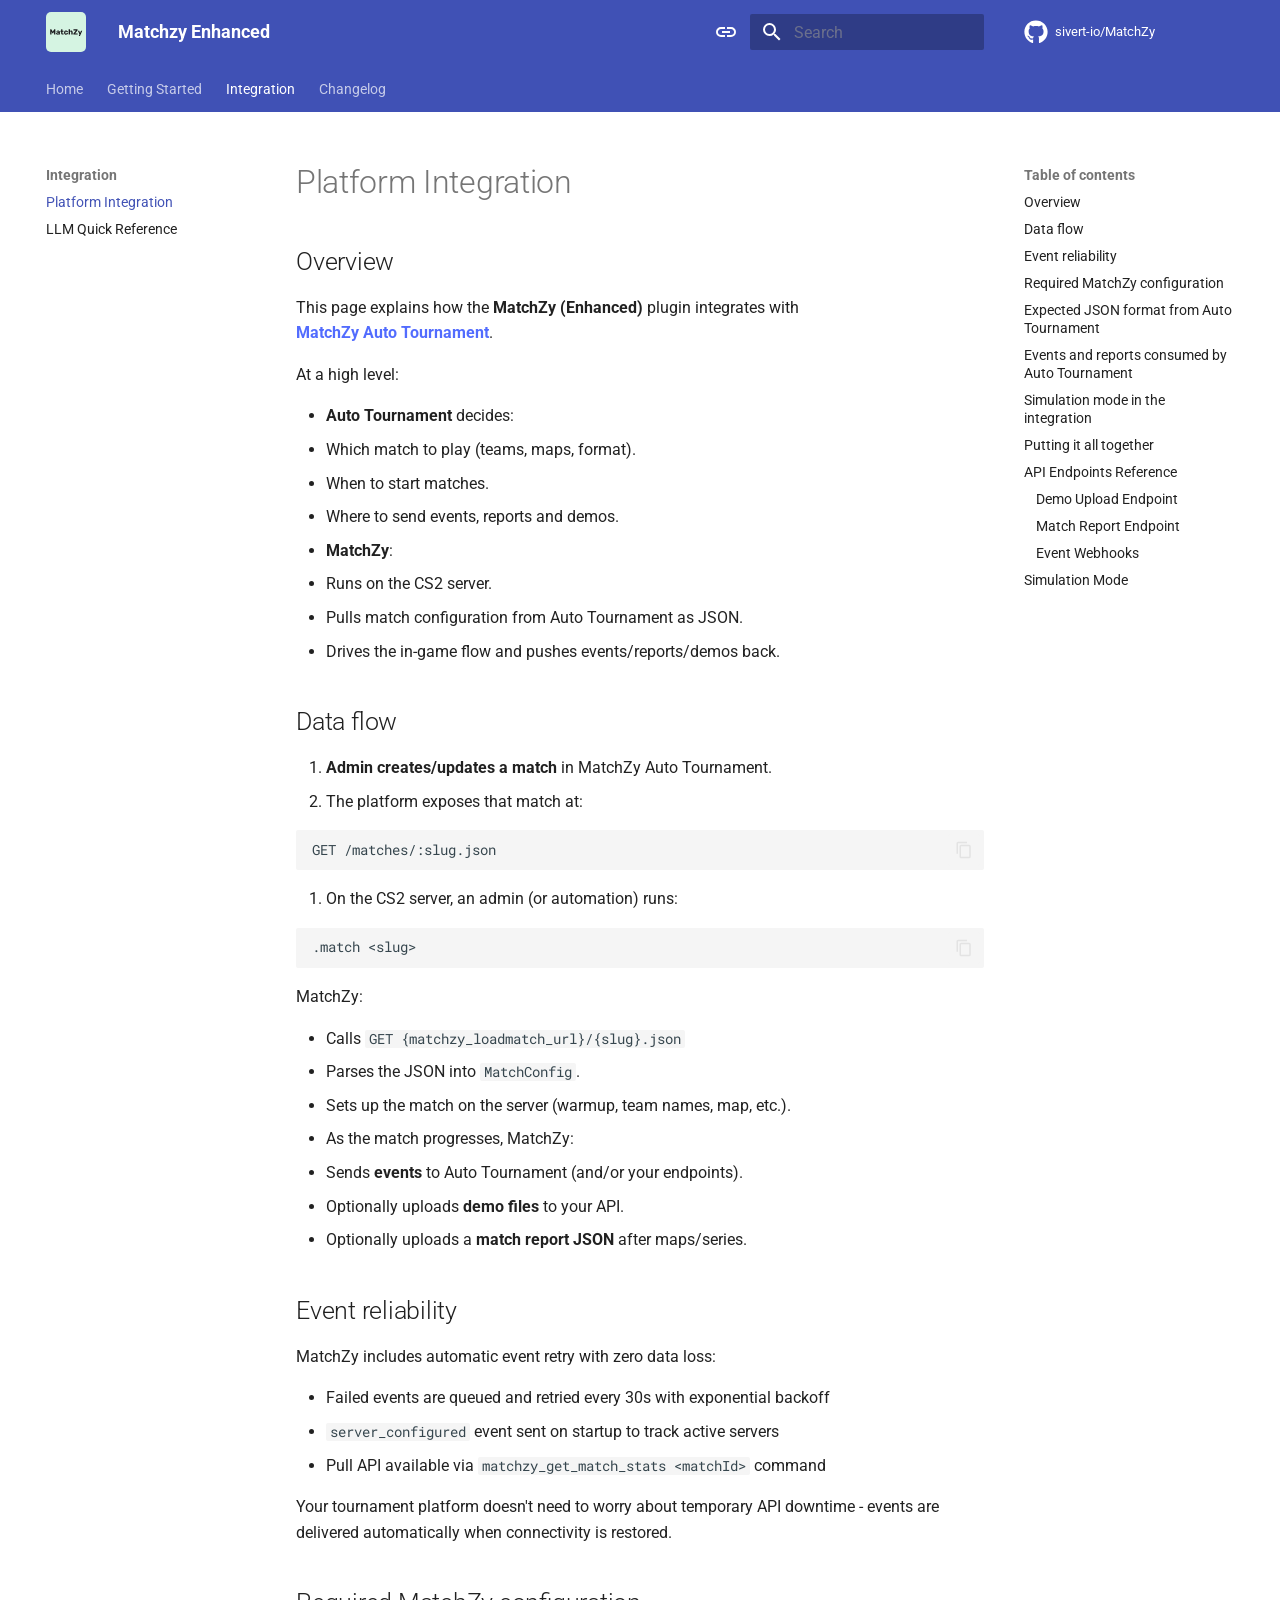
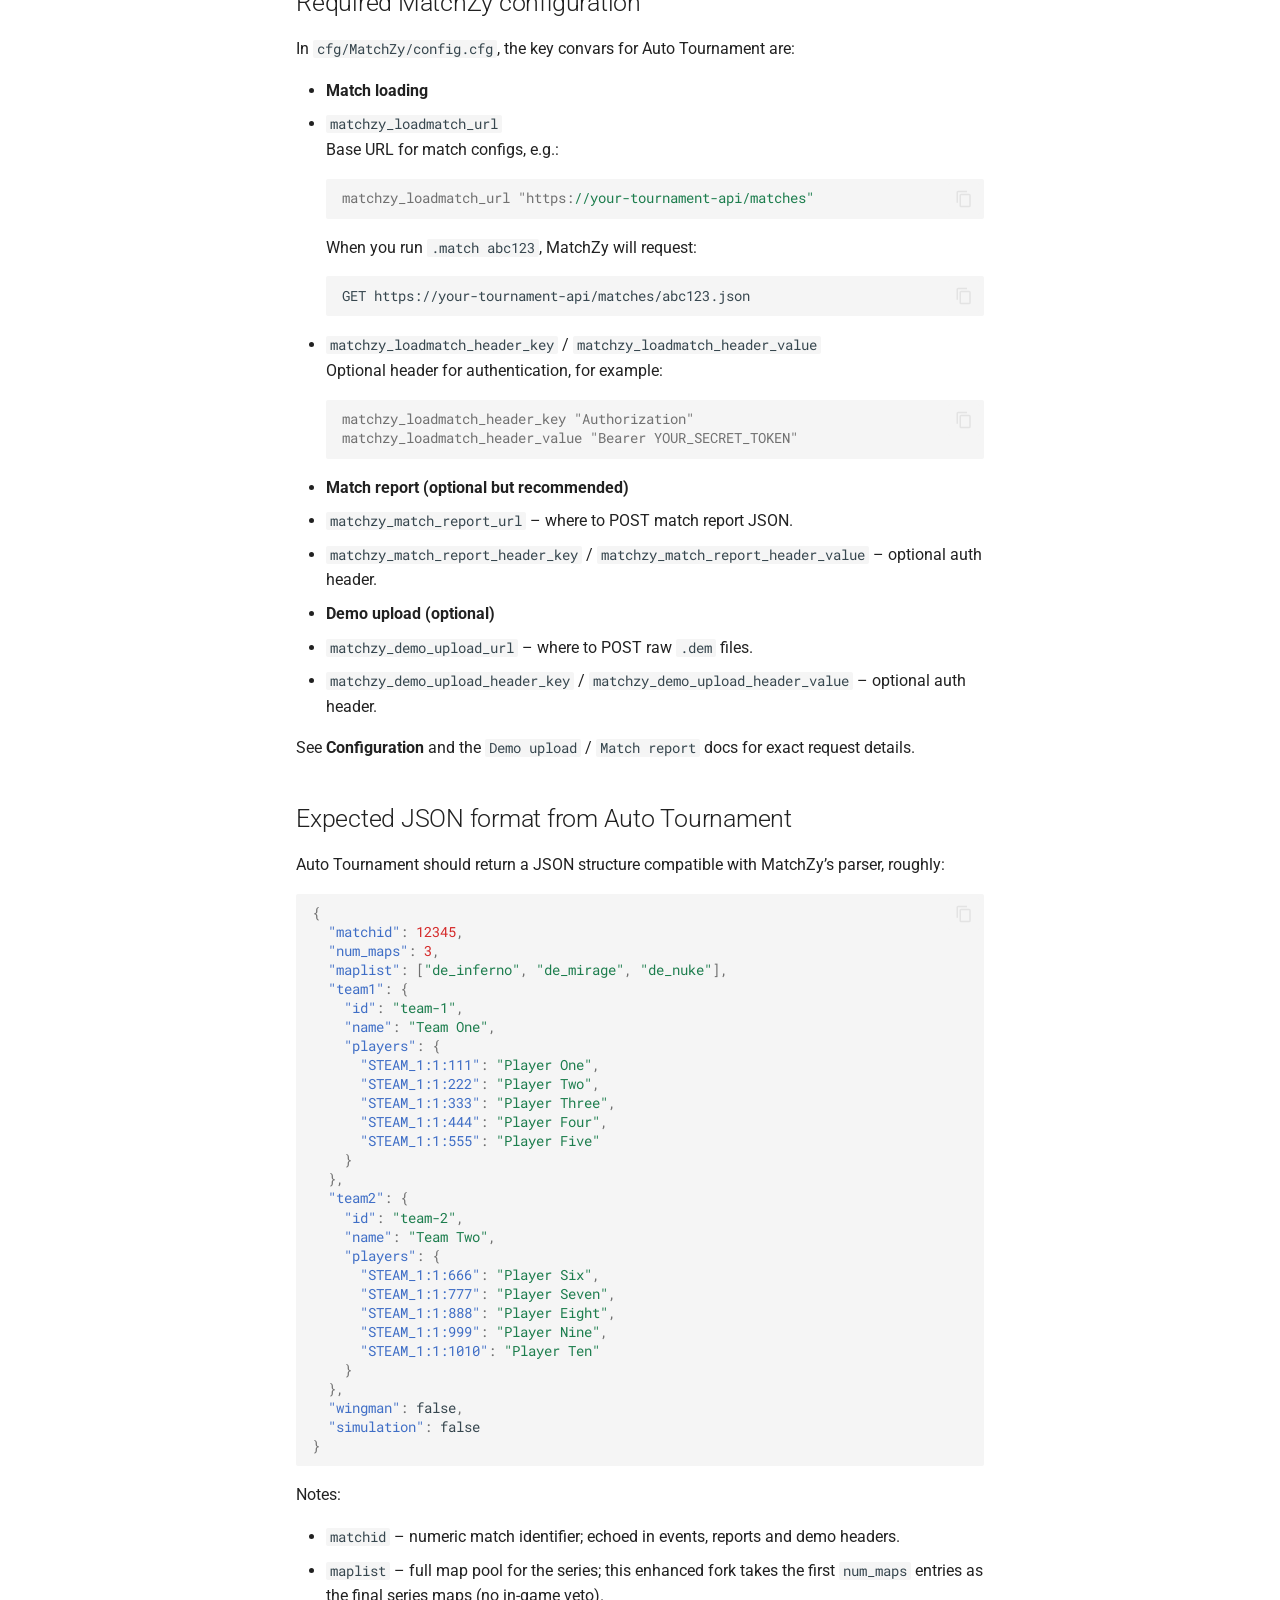
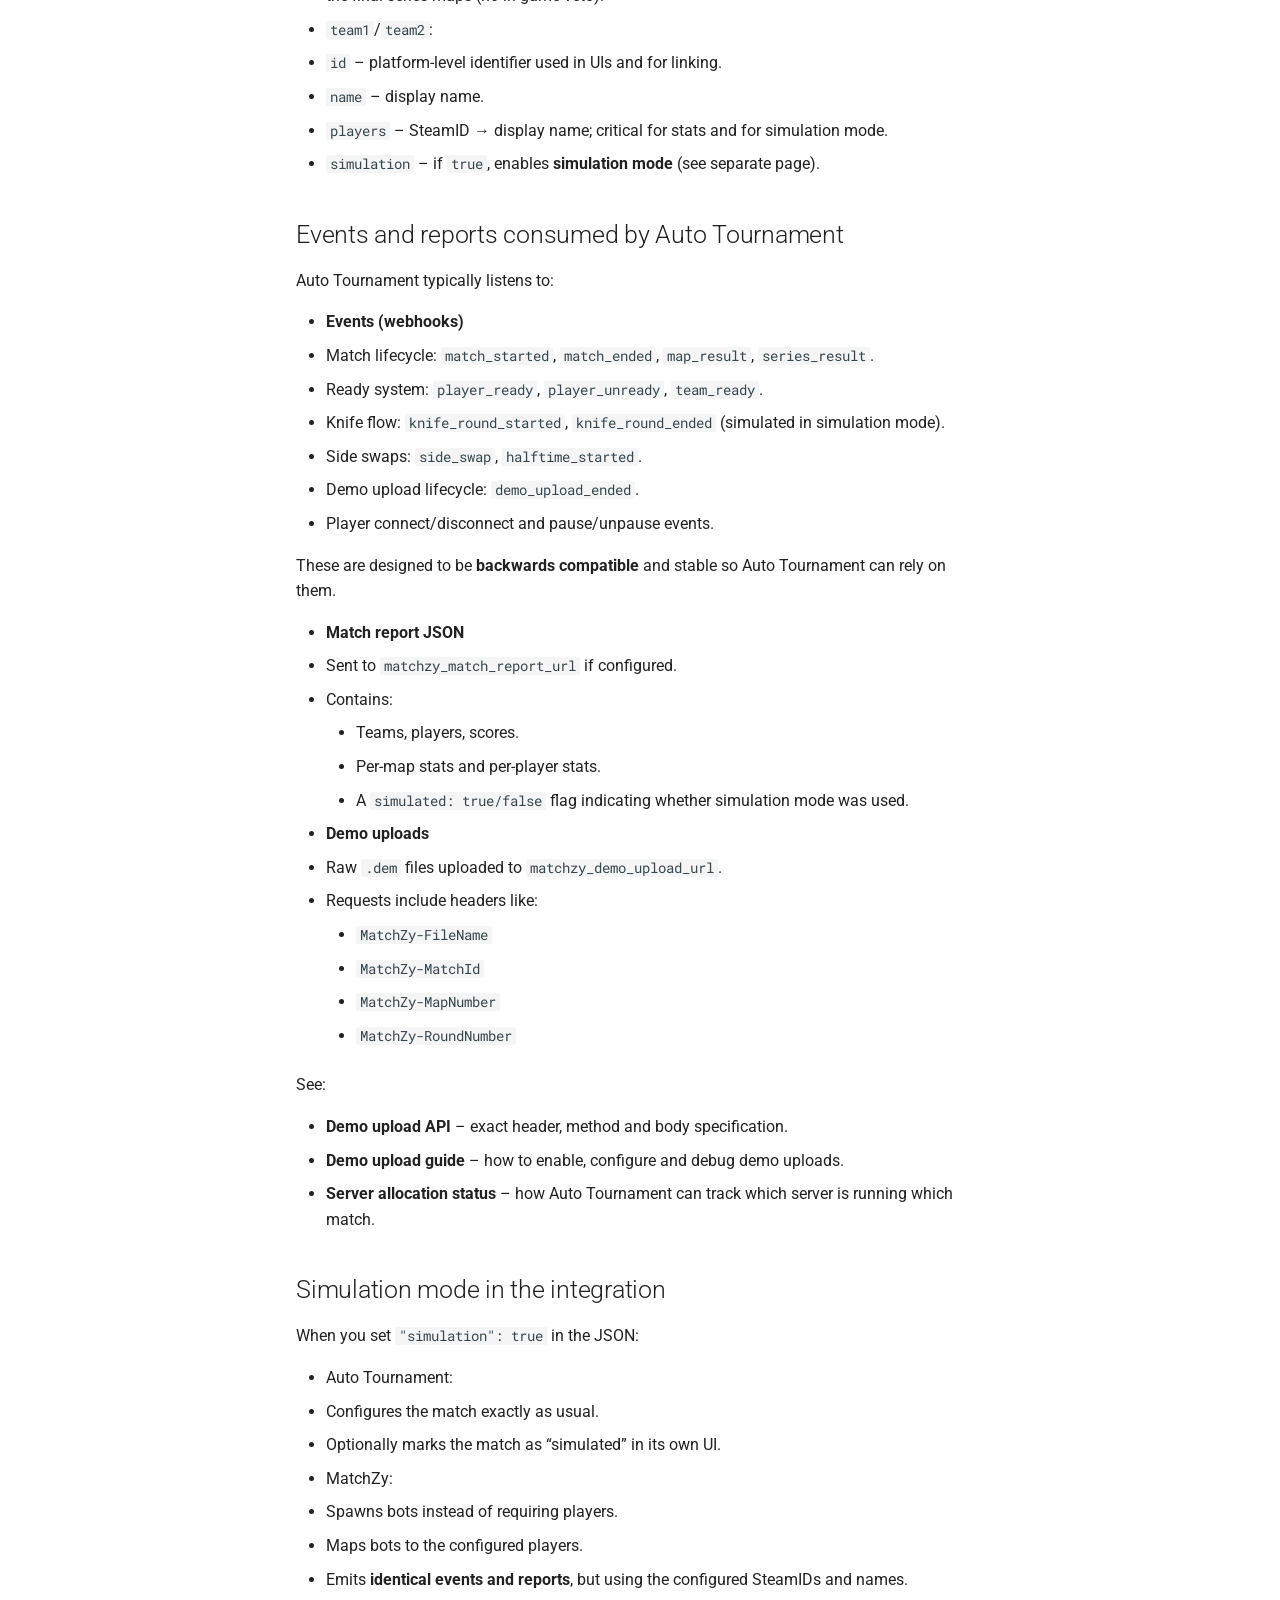
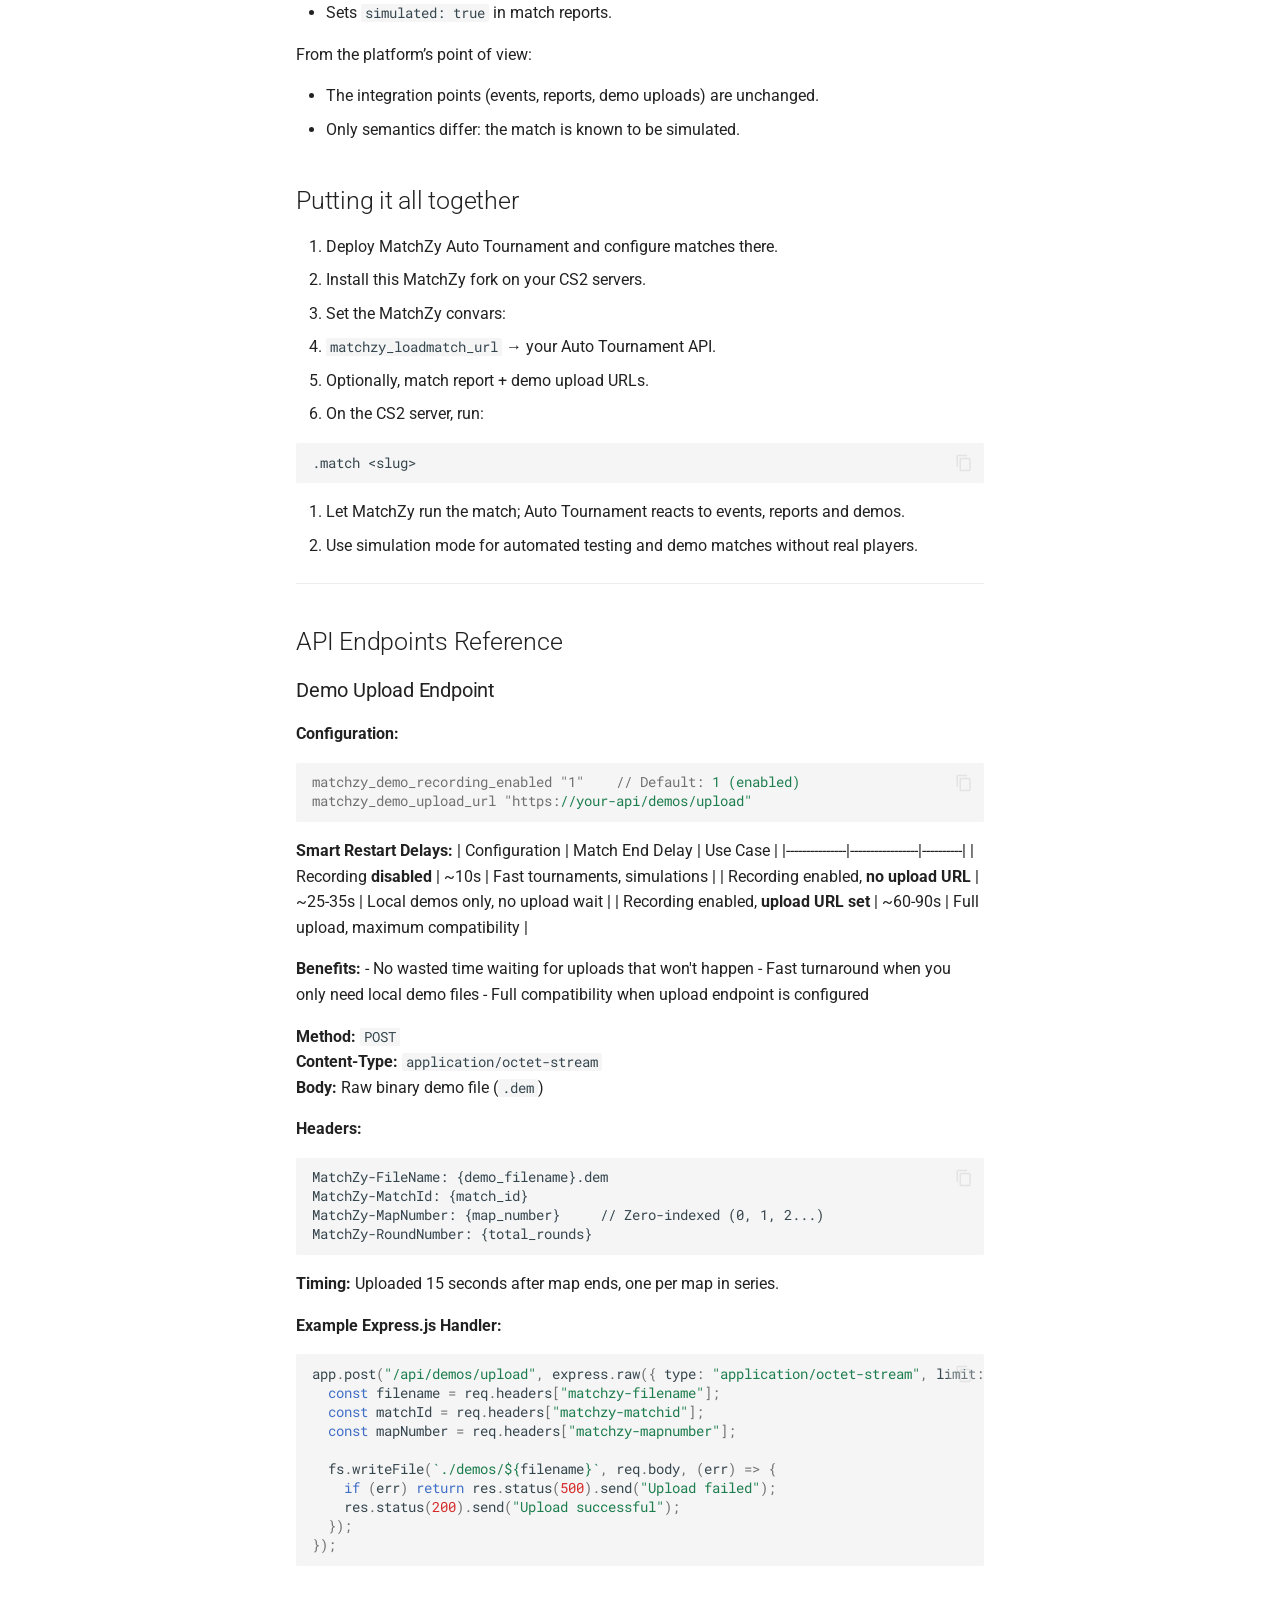
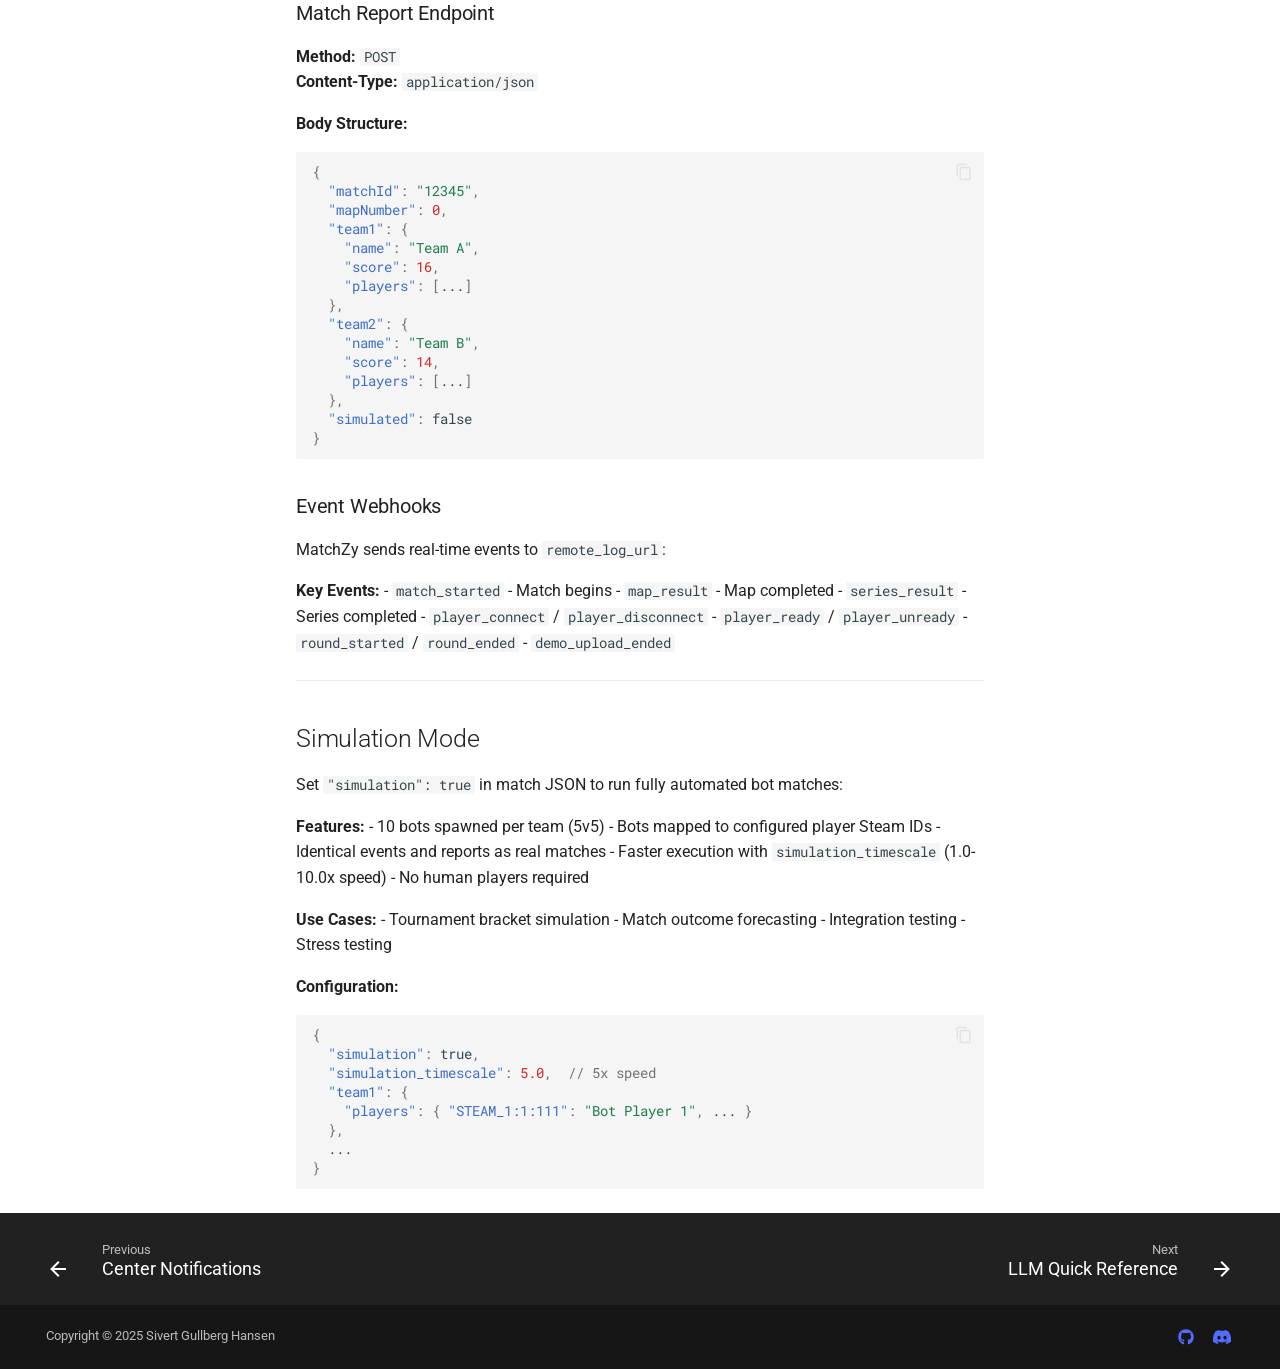
<file: integration/index.html>
<!DOCTYPE html><html lang="en" class="no-js"><head>
    
      <meta charset="utf-8">
      <meta name="viewport" content="width=device-width,initial-scale=1">
      
        <meta name="description" content="Matchzy Enhanced — an enhanced CS2 MatchZy plugin tailored for tournament automation with MatchZy Auto Tournament.
">
      
      
        <meta name="author" content="Sivert Gullberg Hansen">
      
      
        <link rel="canonical" href="https://me.sivert.io/integration/">
      
      
        <link rel="prev" href="../center-notifications/">
      
      
        <link rel="next" href="../LLM_QUICK_REFERENCE/">
      
      
        
      
      
      <link rel="icon" href="../icon.svg">
      <meta name="generator" content="mkdocs-1.6.1, mkdocs-material-9.7.1">
    
    
      
        <title>Integration with MatchZy Auto Tournament - Matchzy Enhanced</title>
      
    
    
      <link rel="stylesheet" href="../assets/stylesheets/main.484c7ddc.min.css">
      
        
        <link rel="stylesheet" href="../assets/stylesheets/palette.ab4e12ef.min.css">
      
      


    
    
      
    
    
      
        
        
        <link rel="preconnect" href="https://fonts.gstatic.com" crossorigin>
        <link rel="stylesheet" href="https://fonts.googleapis.com/css?family=Roboto:300,300i,400,400i,700,700i%7CRoboto+Mono:400,400i,700,700i&amp;display=fallback">
        <style>:root{--md-text-font:"Roboto";--md-code-font:"Roboto Mono"}</style>
      
    
    
      <link rel="stylesheet" href="../stylesheets/extra.css">
    
    <script>__md_scope=new URL("..",location),__md_hash=e=>[...e].reduce(((e,_)=>(e<<5)-e+_.charCodeAt(0)),0),__md_get=(e,_=localStorage,t=__md_scope)=>JSON.parse(_.getItem(t.pathname+"."+e)),__md_set=(e,_,t=localStorage,a=__md_scope)=>{try{t.setItem(a.pathname+"."+e,JSON.stringify(_))}catch(e){}}</script>
    
      

    
    
  <link href="../assets/stylesheets/glightbox.min.css" rel="stylesheet"><script src="../assets/javascripts/glightbox.min.js"></script><style id="glightbox-style">
            html.glightbox-open { overflow: initial; height: 100%; }
            .gslide-title { margin-top: 0px; user-select: text; }
            .gslide-desc { color: #666; user-select: text; }
            .gslide-image img { background: white; }
            .gscrollbar-fixer { padding-right: 15px; }
            .gdesc-inner { font-size: 0.75rem; }
            body[data-md-color-scheme="slate"] .gdesc-inner { background: var(--md-default-bg-color); }
            body[data-md-color-scheme="slate"] .gslide-title { color: var(--md-default-fg-color); }
            body[data-md-color-scheme="slate"] .gslide-desc { color: var(--md-default-fg-color); }
        </style></head>
  
  
    
    
      
    
    
    
    
    <body dir="ltr" data-md-color-scheme="default" data-md-color-primary="indigo" data-md-color-accent="indigo">
  
    
    <input class="md-toggle" data-md-toggle="drawer" type="checkbox" id="__drawer" autocomplete="off">
    <input class="md-toggle" data-md-toggle="search" type="checkbox" id="__search" autocomplete="off">
    <label class="md-overlay" for="__drawer"></label>
    <div data-md-component="skip">
      
        
        <a href="#overview" class="md-skip">
          Skip to content
        </a>
      
    </div>
    <div data-md-component="announce">
      
    </div>
    
    
      

<header class="md-header" data-md-component="header">
  <nav class="md-header__inner md-grid" aria-label="Header">
    <a href=".." title="Matchzy Enhanced" class="md-header__button md-logo" aria-label="Matchzy Enhanced" data-md-component="logo">
      
  <img src="../icon.svg" alt="logo">

    </a>
    <label class="md-header__button md-icon" for="__drawer">
      
      <svg xmlns="http://www.w3.org/2000/svg" viewBox="0 0 24 24"><path d="M3 6h18v2H3zm0 5h18v2H3zm0 5h18v2H3z"></path></svg>
    </label>
    <div class="md-header__title" data-md-component="header-title">
      <div class="md-header__ellipsis">
        <div class="md-header__topic">
          <span class="md-ellipsis">
            Matchzy Enhanced
          </span>
        </div>
        <div class="md-header__topic" data-md-component="header-topic">
          <span class="md-ellipsis">
            
              Integration with MatchZy Auto Tournament
            
          </span>
        </div>
      </div>
    </div>
    
      
        <form class="md-header__option" data-md-component="palette">
  
    
    
    
    <input class="md-option" data-md-color-media="(prefers-color-scheme)" data-md-color-scheme="default" data-md-color-primary="indigo" data-md-color-accent="indigo" aria-label="Switch to light mode" type="radio" name="__palette" id="__palette_0">
    
      <label class="md-header__button md-icon" title="Switch to light mode" for="__palette_1" hidden>
        <svg xmlns="http://www.w3.org/2000/svg" viewBox="0 0 24 24"><path d="M3.9 12c0-1.71 1.39-3.1 3.1-3.1h4V7H7a5 5 0 0 0-5 5 5 5 0 0 0 5 5h4v-1.9H7c-1.71 0-3.1-1.39-3.1-3.1M8 13h8v-2H8zm9-6h-4v1.9h4c1.71 0 3.1 1.39 3.1 3.1s-1.39 3.1-3.1 3.1h-4V17h4a5 5 0 0 0 5-5 5 5 0 0 0-5-5"></path></svg>
      </label>
    
  
    
    
    
    <input class="md-option" data-md-color-media="(prefers-color-scheme: light)" data-md-color-scheme="default" data-md-color-primary="indigo" data-md-color-accent="indigo" aria-label="Switch to dark mode" type="radio" name="__palette" id="__palette_1">
    
      <label class="md-header__button md-icon" title="Switch to dark mode" for="__palette_2" hidden>
        <svg xmlns="http://www.w3.org/2000/svg" viewBox="0 0 24 24"><path d="M17 7H7a5 5 0 0 0-5 5 5 5 0 0 0 5 5h10a5 5 0 0 0 5-5 5 5 0 0 0-5-5m0 8a3 3 0 0 1-3-3 3 3 0 0 1 3-3 3 3 0 0 1 3 3 3 3 0 0 1-3 3"></path></svg>
      </label>
    
  
    
    
    
    <input class="md-option" data-md-color-media="(prefers-color-scheme: dark)" data-md-color-scheme="slate" data-md-color-primary="indigo" data-md-color-accent="indigo" aria-label="Switch to system preference" type="radio" name="__palette" id="__palette_2">
    
      <label class="md-header__button md-icon" title="Switch to system preference" for="__palette_0" hidden>
        <svg xmlns="http://www.w3.org/2000/svg" viewBox="0 0 24 24"><path d="M17 6H7c-3.31 0-6 2.69-6 6s2.69 6 6 6h10c3.31 0 6-2.69 6-6s-2.69-6-6-6m0 10H7c-2.21 0-4-1.79-4-4s1.79-4 4-4h10c2.21 0 4 1.79 4 4s-1.79 4-4 4M7 9c-1.66 0-3 1.34-3 3s1.34 3 3 3 3-1.34 3-3-1.34-3-3-3"></path></svg>
      </label>
    
  
</form>
      
    
    
      <script>var palette=__md_get("__palette");if(palette&&palette.color){if("(prefers-color-scheme)"===palette.color.media){var media=matchMedia("(prefers-color-scheme: light)"),input=document.querySelector(media.matches?"[data-md-color-media='(prefers-color-scheme: light)']":"[data-md-color-media='(prefers-color-scheme: dark)']");palette.color.media=input.getAttribute("data-md-color-media"),palette.color.scheme=input.getAttribute("data-md-color-scheme"),palette.color.primary=input.getAttribute("data-md-color-primary"),palette.color.accent=input.getAttribute("data-md-color-accent")}for(var[key,value]of Object.entries(palette.color))document.body.setAttribute("data-md-color-"+key,value)}</script>
    
    
    
      
      
        <label class="md-header__button md-icon" for="__search">
          
          <svg xmlns="http://www.w3.org/2000/svg" viewBox="0 0 24 24"><path d="M9.5 3A6.5 6.5 0 0 1 16 9.5c0 1.61-.59 3.09-1.56 4.23l.27.27h.79l5 5-1.5 1.5-5-5v-.79l-.27-.27A6.52 6.52 0 0 1 9.5 16 6.5 6.5 0 0 1 3 9.5 6.5 6.5 0 0 1 9.5 3m0 2C7 5 5 7 5 9.5S7 14 9.5 14 14 12 14 9.5 12 5 9.5 5"></path></svg>
        </label>
        <div class="md-search" data-md-component="search" role="dialog">
  <label class="md-search__overlay" for="__search"></label>
  <div class="md-search__inner" role="search">
    <form class="md-search__form" name="search">
      <input type="text" class="md-search__input" name="query" aria-label="Search" placeholder="Search" autocapitalize="off" autocorrect="off" autocomplete="off" spellcheck="false" data-md-component="search-query" required>
      <label class="md-search__icon md-icon" for="__search">
        
        <svg xmlns="http://www.w3.org/2000/svg" viewBox="0 0 24 24"><path d="M9.5 3A6.5 6.5 0 0 1 16 9.5c0 1.61-.59 3.09-1.56 4.23l.27.27h.79l5 5-1.5 1.5-5-5v-.79l-.27-.27A6.52 6.52 0 0 1 9.5 16 6.5 6.5 0 0 1 3 9.5 6.5 6.5 0 0 1 9.5 3m0 2C7 5 5 7 5 9.5S7 14 9.5 14 14 12 14 9.5 12 5 9.5 5"></path></svg>
        
        <svg xmlns="http://www.w3.org/2000/svg" viewBox="0 0 24 24"><path d="M20 11v2H8l5.5 5.5-1.42 1.42L4.16 12l7.92-7.92L13.5 5.5 8 11z"></path></svg>
      </label>
      <nav class="md-search__options" aria-label="Search">
        
          <a href="javascript:void(0)" class="md-search__icon md-icon" title="Share" aria-label="Share" data-clipboard data-clipboard-text="" data-md-component="search-share" tabindex="-1">
            
            <svg xmlns="http://www.w3.org/2000/svg" viewBox="0 0 24 24"><path d="M18 16.08c-.76 0-1.44.3-1.96.77L8.91 12.7c.05-.23.09-.46.09-.7s-.04-.47-.09-.7l7.05-4.11c.54.5 1.25.81 2.04.81a3 3 0 0 0 3-3 3 3 0 0 0-3-3 3 3 0 0 0-3 3c0 .24.04.47.09.7L8.04 9.81C7.5 9.31 6.79 9 6 9a3 3 0 0 0-3 3 3 3 0 0 0 3 3c.79 0 1.5-.31 2.04-.81l7.12 4.15c-.05.21-.08.43-.08.66 0 1.61 1.31 2.91 2.92 2.91s2.92-1.3 2.92-2.91A2.92 2.92 0 0 0 18 16.08"></path></svg>
          </a>
        
        <button type="reset" class="md-search__icon md-icon" title="Clear" aria-label="Clear" tabindex="-1">
          
          <svg xmlns="http://www.w3.org/2000/svg" viewBox="0 0 24 24"><path d="M19 6.41 17.59 5 12 10.59 6.41 5 5 6.41 10.59 12 5 17.59 6.41 19 12 13.41 17.59 19 19 17.59 13.41 12z"></path></svg>
        </button>
      </nav>
      
        <div class="md-search__suggest" data-md-component="search-suggest"></div>
      
    </form>
    <div class="md-search__output">
      <div class="md-search__scrollwrap" tabindex="0" data-md-scrollfix>
        <div class="md-search-result" data-md-component="search-result">
          <div class="md-search-result__meta">
            Initializing search
          </div>
          <ol class="md-search-result__list" role="presentation"></ol>
        </div>
      </div>
    </div>
  </div>
</div>
      
    
    
      <div class="md-header__source">
        <a href="https://github.com/sivert-io/MatchZy" title="Go to repository" class="md-source" data-md-component="source">
  <div class="md-source__icon md-icon">
    
    <svg xmlns="http://www.w3.org/2000/svg" viewBox="0 0 512 512"><!--! Font Awesome Free 7.1.0 by @fontawesome - https://fontawesome.com License - https://fontawesome.com/license/free (Icons: CC BY 4.0, Fonts: SIL OFL 1.1, Code: MIT License) Copyright 2025 Fonticons, Inc.--><path d="M173.9 397.4c0 2-2.3 3.6-5.2 3.6-3.3.3-5.6-1.3-5.6-3.6 0-2 2.3-3.6 5.2-3.6 3-.3 5.6 1.3 5.6 3.6m-31.1-4.5c-.7 2 1.3 4.3 4.3 4.9 2.6 1 5.6 0 6.2-2s-1.3-4.3-4.3-5.2c-2.6-.7-5.5.3-6.2 2.3m44.2-1.7c-2.9.7-4.9 2.6-4.6 4.9.3 2 2.9 3.3 5.9 2.6 2.9-.7 4.9-2.6 4.6-4.6-.3-1.9-3-3.2-5.9-2.9M252.8 8C114.1 8 8 113.3 8 252c0 110.9 69.8 205.8 169.5 239.2 12.8 2.3 17.3-5.6 17.3-12.1 0-6.2-.3-40.4-.3-61.4 0 0-70 15-84.7-29.8 0 0-11.4-29.1-27.8-36.6 0 0-22.9-15.7 1.6-15.4 0 0 24.9 2 38.6 25.8 21.9 38.6 58.6 27.5 72.9 20.9 2.3-16 8.8-27.1 16-33.7-55.9-6.2-112.3-14.3-112.3-110.5 0-27.5 7.6-41.3 23.6-58.9-2.6-6.5-11.1-33.3 2.6-67.9 20.9-6.5 69 27 69 27 20-5.6 41.5-8.5 62.8-8.5s42.8 2.9 62.8 8.5c0 0 48.1-33.6 69-27 13.7 34.7 5.2 61.4 2.6 67.9 16 17.7 25.8 31.5 25.8 58.9 0 96.5-58.9 104.2-114.8 110.5 9.2 7.9 17 22.9 17 46.4 0 33.7-.3 75.4-.3 83.6 0 6.5 4.6 14.4 17.3 12.1C436.2 457.8 504 362.9 504 252 504 113.3 391.5 8 252.8 8M105.2 352.9c-1.3 1-1 3.3.7 5.2 1.6 1.6 3.9 2.3 5.2 1 1.3-1 1-3.3-.7-5.2-1.6-1.6-3.9-2.3-5.2-1m-10.8-8.1c-.7 1.3.3 2.9 2.3 3.9 1.6 1 3.6.7 4.3-.7.7-1.3-.3-2.9-2.3-3.9-2-.6-3.6-.3-4.3.7m32.4 35.6c-1.6 1.3-1 4.3 1.3 6.2 2.3 2.3 5.2 2.6 6.5 1 1.3-1.3.7-4.3-1.3-6.2-2.2-2.3-5.2-2.6-6.5-1m-11.4-14.7c-1.6 1-1.6 3.6 0 5.9s4.3 3.3 5.6 2.3c1.6-1.3 1.6-3.9 0-6.2-1.4-2.3-4-3.3-5.6-2"></path></svg>
  </div>
  <div class="md-source__repository">
    sivert-io/MatchZy
  </div>
</a>
      </div>
    
  </nav>
  
</header>
    
    <div class="md-container" data-md-component="container">
      
      
        
          
            
<nav class="md-tabs" aria-label="Tabs" data-md-component="tabs">
  <div class="md-grid">
    <ul class="md-tabs__list">
      
        
  
  
  
  
    <li class="md-tabs__item">
      <a href=".." class="md-tabs__link">
        
  
  
    
  
  Home

      </a>
    </li>
  

      
        
  
  
  
  
    
    
      <li class="md-tabs__item">
        <a href="../installation/" class="md-tabs__link">
          
  
  
    
  
  Getting Started

        </a>
      </li>
    
  

      
        
  
  
  
    
  
  
    
    
      <li class="md-tabs__item md-tabs__item--active">
        <a href="./" class="md-tabs__link">
          
  
  
    
  
  Integration

        </a>
      </li>
    
  

      
        
  
  
  
  
    <li class="md-tabs__item">
      <a href="../CHANGELOG/" class="md-tabs__link">
        
  
  
    
  
  Changelog

      </a>
    </li>
  

      
    </ul>
  </div>
</nav>
          
        
      
      <main class="md-main" data-md-component="main">
        <div class="md-main__inner md-grid">
          
            
              
              <div class="md-sidebar md-sidebar--primary" data-md-component="sidebar" data-md-type="navigation">
                <div class="md-sidebar__scrollwrap">
                  <div class="md-sidebar__inner">
                    


  


<nav class="md-nav md-nav--primary md-nav--lifted" aria-label="Navigation" data-md-level="0">
  <label class="md-nav__title" for="__drawer">
    <a href=".." title="Matchzy Enhanced" class="md-nav__button md-logo" aria-label="Matchzy Enhanced" data-md-component="logo">
      
  <img src="../icon.svg" alt="logo">

    </a>
    Matchzy Enhanced
  </label>
  
    <div class="md-nav__source">
      <a href="https://github.com/sivert-io/MatchZy" title="Go to repository" class="md-source" data-md-component="source">
  <div class="md-source__icon md-icon">
    
    <svg xmlns="http://www.w3.org/2000/svg" viewBox="0 0 512 512"><!--! Font Awesome Free 7.1.0 by @fontawesome - https://fontawesome.com License - https://fontawesome.com/license/free (Icons: CC BY 4.0, Fonts: SIL OFL 1.1, Code: MIT License) Copyright 2025 Fonticons, Inc.--><path d="M173.9 397.4c0 2-2.3 3.6-5.2 3.6-3.3.3-5.6-1.3-5.6-3.6 0-2 2.3-3.6 5.2-3.6 3-.3 5.6 1.3 5.6 3.6m-31.1-4.5c-.7 2 1.3 4.3 4.3 4.9 2.6 1 5.6 0 6.2-2s-1.3-4.3-4.3-5.2c-2.6-.7-5.5.3-6.2 2.3m44.2-1.7c-2.9.7-4.9 2.6-4.6 4.9.3 2 2.9 3.3 5.9 2.6 2.9-.7 4.9-2.6 4.6-4.6-.3-1.9-3-3.2-5.9-2.9M252.8 8C114.1 8 8 113.3 8 252c0 110.9 69.8 205.8 169.5 239.2 12.8 2.3 17.3-5.6 17.3-12.1 0-6.2-.3-40.4-.3-61.4 0 0-70 15-84.7-29.8 0 0-11.4-29.1-27.8-36.6 0 0-22.9-15.7 1.6-15.4 0 0 24.9 2 38.6 25.8 21.9 38.6 58.6 27.5 72.9 20.9 2.3-16 8.8-27.1 16-33.7-55.9-6.2-112.3-14.3-112.3-110.5 0-27.5 7.6-41.3 23.6-58.9-2.6-6.5-11.1-33.3 2.6-67.9 20.9-6.5 69 27 69 27 20-5.6 41.5-8.5 62.8-8.5s42.8 2.9 62.8 8.5c0 0 48.1-33.6 69-27 13.7 34.7 5.2 61.4 2.6 67.9 16 17.7 25.8 31.5 25.8 58.9 0 96.5-58.9 104.2-114.8 110.5 9.2 7.9 17 22.9 17 46.4 0 33.7-.3 75.4-.3 83.6 0 6.5 4.6 14.4 17.3 12.1C436.2 457.8 504 362.9 504 252 504 113.3 391.5 8 252.8 8M105.2 352.9c-1.3 1-1 3.3.7 5.2 1.6 1.6 3.9 2.3 5.2 1 1.3-1 1-3.3-.7-5.2-1.6-1.6-3.9-2.3-5.2-1m-10.8-8.1c-.7 1.3.3 2.9 2.3 3.9 1.6 1 3.6.7 4.3-.7.7-1.3-.3-2.9-2.3-3.9-2-.6-3.6-.3-4.3.7m32.4 35.6c-1.6 1.3-1 4.3 1.3 6.2 2.3 2.3 5.2 2.6 6.5 1 1.3-1.3.7-4.3-1.3-6.2-2.2-2.3-5.2-2.6-6.5-1m-11.4-14.7c-1.6 1-1.6 3.6 0 5.9s4.3 3.3 5.6 2.3c1.6-1.3 1.6-3.9 0-6.2-1.4-2.3-4-3.3-5.6-2"></path></svg>
  </div>
  <div class="md-source__repository">
    sivert-io/MatchZy
  </div>
</a>
    </div>
  
  <ul class="md-nav__list" data-md-scrollfix>
    
      
      
  
  
  
  
    <li class="md-nav__item">
      <a href=".." class="md-nav__link">
        
  
  
  <span class="md-ellipsis">
    
  
    Home
  

    
  </span>
  
  

      </a>
    </li>
  

    
      
      
  
  
  
  
    
    
      
        
      
        
      
        
      
        
      
    
    
    
      
      
        
      
    
    
    <li class="md-nav__item md-nav__item--nested">
      
        
        
        <input class="md-nav__toggle md-toggle " type="checkbox" id="__nav_2">
        
          
          <label class="md-nav__link" for="__nav_2" id="__nav_2_label" tabindex="0">
            
  
  
  <span class="md-ellipsis">
    
  
    Getting Started
  

    
  </span>
  
  

            <span class="md-nav__icon md-icon"></span>
          </label>
        
        <nav class="md-nav" data-md-level="1" aria-labelledby="__nav_2_label" aria-expanded="false">
          <label class="md-nav__title" for="__nav_2">
            <span class="md-nav__icon md-icon"></span>
            
  
    Getting Started
  

          </label>
          <ul class="md-nav__list" data-md-scrollfix>
            
              
                
  
  
  
  
    <li class="md-nav__item">
      <a href="../installation/" class="md-nav__link">
        
  
  
  <span class="md-ellipsis">
    
  
    Installation
  

    
  </span>
  
  

      </a>
    </li>
  

              
            
              
                
  
  
  
  
    <li class="md-nav__item">
      <a href="../configuration/" class="md-nav__link">
        
  
  
  <span class="md-ellipsis">
    
  
    Configuration
  

    
  </span>
  
  

      </a>
    </li>
  

              
            
              
                
  
  
  
  
    <li class="md-nav__item">
      <a href="../commands/" class="md-nav__link">
        
  
  
  <span class="md-ellipsis">
    
  
    Commands
  

    
  </span>
  
  

      </a>
    </li>
  

              
            
              
                
  
  
  
  
    <li class="md-nav__item">
      <a href="../center-notifications/" class="md-nav__link">
        
  
  
  <span class="md-ellipsis">
    
  
    Center Notifications
  

    
  </span>
  
  

      </a>
    </li>
  

              
            
          </ul>
        </nav>
      
    </li>
  

    
      
      
  
  
    
  
  
  
    
    
      
        
      
        
      
    
    
    
      
        
        
      
      
        
      
    
    
    <li class="md-nav__item md-nav__item--active md-nav__item--section md-nav__item--nested">
      
        
        
        <input class="md-nav__toggle md-toggle " type="checkbox" id="__nav_3" checked>
        
          
          <label class="md-nav__link" for="__nav_3" id="__nav_3_label" tabindex="">
            
  
  
  <span class="md-ellipsis">
    
  
    Integration
  

    
  </span>
  
  

            <span class="md-nav__icon md-icon"></span>
          </label>
        
        <nav class="md-nav" data-md-level="1" aria-labelledby="__nav_3_label" aria-expanded="true">
          <label class="md-nav__title" for="__nav_3">
            <span class="md-nav__icon md-icon"></span>
            
  
    Integration
  

          </label>
          <ul class="md-nav__list" data-md-scrollfix>
            
              
                
  
  
    
  
  
  
    <li class="md-nav__item md-nav__item--active">
      
      <input class="md-nav__toggle md-toggle" type="checkbox" id="__toc">
      
      
      
        <label class="md-nav__link md-nav__link--active" for="__toc">
          
  
  
  <span class="md-ellipsis">
    
  
    Platform Integration
  

    
  </span>
  
  

          <span class="md-nav__icon md-icon"></span>
        </label>
      
      <a href="./" class="md-nav__link md-nav__link--active">
        
  
  
  <span class="md-ellipsis">
    
  
    Platform Integration
  

    
  </span>
  
  

      </a>
      
        

<nav class="md-nav md-nav--secondary" aria-label="Table of contents">
  
  
  
  
    <label class="md-nav__title" for="__toc">
      <span class="md-nav__icon md-icon"></span>
      Table of contents
    </label>
    <ul class="md-nav__list" data-md-component="toc" data-md-scrollfix>
      
        <li class="md-nav__item">
  <a href="#overview" class="md-nav__link">
    <span class="md-ellipsis">
      
        Overview
      
    </span>
  </a>
  
</li>
      
        <li class="md-nav__item">
  <a href="#data-flow" class="md-nav__link">
    <span class="md-ellipsis">
      
        Data flow
      
    </span>
  </a>
  
</li>
      
        <li class="md-nav__item">
  <a href="#event-reliability" class="md-nav__link">
    <span class="md-ellipsis">
      
        Event reliability
      
    </span>
  </a>
  
</li>
      
        <li class="md-nav__item">
  <a href="#required-matchzy-configuration" class="md-nav__link">
    <span class="md-ellipsis">
      
        Required MatchZy configuration
      
    </span>
  </a>
  
</li>
      
        <li class="md-nav__item">
  <a href="#expected-json-format-from-auto-tournament" class="md-nav__link">
    <span class="md-ellipsis">
      
        Expected JSON format from Auto Tournament
      
    </span>
  </a>
  
</li>
      
        <li class="md-nav__item">
  <a href="#events-and-reports-consumed-by-auto-tournament" class="md-nav__link">
    <span class="md-ellipsis">
      
        Events and reports consumed by Auto Tournament
      
    </span>
  </a>
  
</li>
      
        <li class="md-nav__item">
  <a href="#simulation-mode-in-the-integration" class="md-nav__link">
    <span class="md-ellipsis">
      
        Simulation mode in the integration
      
    </span>
  </a>
  
</li>
      
        <li class="md-nav__item">
  <a href="#putting-it-all-together" class="md-nav__link">
    <span class="md-ellipsis">
      
        Putting it all together
      
    </span>
  </a>
  
</li>
      
        <li class="md-nav__item">
  <a href="#api-endpoints-reference" class="md-nav__link">
    <span class="md-ellipsis">
      
        API Endpoints Reference
      
    </span>
  </a>
  
    <nav class="md-nav" aria-label="API Endpoints Reference">
      <ul class="md-nav__list">
        
          <li class="md-nav__item">
  <a href="#demo-upload-endpoint" class="md-nav__link">
    <span class="md-ellipsis">
      
        Demo Upload Endpoint
      
    </span>
  </a>
  
</li>
        
          <li class="md-nav__item">
  <a href="#match-report-endpoint" class="md-nav__link">
    <span class="md-ellipsis">
      
        Match Report Endpoint
      
    </span>
  </a>
  
</li>
        
          <li class="md-nav__item">
  <a href="#event-webhooks" class="md-nav__link">
    <span class="md-ellipsis">
      
        Event Webhooks
      
    </span>
  </a>
  
</li>
        
      </ul>
    </nav>
  
</li>
      
        <li class="md-nav__item">
  <a href="#simulation-mode" class="md-nav__link">
    <span class="md-ellipsis">
      
        Simulation Mode
      
    </span>
  </a>
  
</li>
      
    </ul>
  
</nav>
      
    </li>
  

              
            
              
                
  
  
  
  
    <li class="md-nav__item">
      <a href="../LLM_QUICK_REFERENCE/" class="md-nav__link">
        
  
  
  <span class="md-ellipsis">
    
  
    LLM Quick Reference
  

    
  </span>
  
  

      </a>
    </li>
  

              
            
          </ul>
        </nav>
      
    </li>
  

    
      
      
  
  
  
  
    <li class="md-nav__item">
      <a href="../CHANGELOG/" class="md-nav__link">
        
  
  
  <span class="md-ellipsis">
    
  
    Changelog
  

    
  </span>
  
  

      </a>
    </li>
  

    
  </ul>
</nav>
                  </div>
                </div>
              </div>
            
            
              
              <div class="md-sidebar md-sidebar--secondary" data-md-component="sidebar" data-md-type="toc">
                <div class="md-sidebar__scrollwrap">
                  <div class="md-sidebar__inner">
                    

<nav class="md-nav md-nav--secondary" aria-label="Table of contents">
  
  
  
  
    <label class="md-nav__title" for="__toc">
      <span class="md-nav__icon md-icon"></span>
      Table of contents
    </label>
    <ul class="md-nav__list" data-md-component="toc" data-md-scrollfix>
      
        <li class="md-nav__item">
  <a href="#overview" class="md-nav__link">
    <span class="md-ellipsis">
      
        Overview
      
    </span>
  </a>
  
</li>
      
        <li class="md-nav__item">
  <a href="#data-flow" class="md-nav__link">
    <span class="md-ellipsis">
      
        Data flow
      
    </span>
  </a>
  
</li>
      
        <li class="md-nav__item">
  <a href="#event-reliability" class="md-nav__link">
    <span class="md-ellipsis">
      
        Event reliability
      
    </span>
  </a>
  
</li>
      
        <li class="md-nav__item">
  <a href="#required-matchzy-configuration" class="md-nav__link">
    <span class="md-ellipsis">
      
        Required MatchZy configuration
      
    </span>
  </a>
  
</li>
      
        <li class="md-nav__item">
  <a href="#expected-json-format-from-auto-tournament" class="md-nav__link">
    <span class="md-ellipsis">
      
        Expected JSON format from Auto Tournament
      
    </span>
  </a>
  
</li>
      
        <li class="md-nav__item">
  <a href="#events-and-reports-consumed-by-auto-tournament" class="md-nav__link">
    <span class="md-ellipsis">
      
        Events and reports consumed by Auto Tournament
      
    </span>
  </a>
  
</li>
      
        <li class="md-nav__item">
  <a href="#simulation-mode-in-the-integration" class="md-nav__link">
    <span class="md-ellipsis">
      
        Simulation mode in the integration
      
    </span>
  </a>
  
</li>
      
        <li class="md-nav__item">
  <a href="#putting-it-all-together" class="md-nav__link">
    <span class="md-ellipsis">
      
        Putting it all together
      
    </span>
  </a>
  
</li>
      
        <li class="md-nav__item">
  <a href="#api-endpoints-reference" class="md-nav__link">
    <span class="md-ellipsis">
      
        API Endpoints Reference
      
    </span>
  </a>
  
    <nav class="md-nav" aria-label="API Endpoints Reference">
      <ul class="md-nav__list">
        
          <li class="md-nav__item">
  <a href="#demo-upload-endpoint" class="md-nav__link">
    <span class="md-ellipsis">
      
        Demo Upload Endpoint
      
    </span>
  </a>
  
</li>
        
          <li class="md-nav__item">
  <a href="#match-report-endpoint" class="md-nav__link">
    <span class="md-ellipsis">
      
        Match Report Endpoint
      
    </span>
  </a>
  
</li>
        
          <li class="md-nav__item">
  <a href="#event-webhooks" class="md-nav__link">
    <span class="md-ellipsis">
      
        Event Webhooks
      
    </span>
  </a>
  
</li>
        
      </ul>
    </nav>
  
</li>
      
        <li class="md-nav__item">
  <a href="#simulation-mode" class="md-nav__link">
    <span class="md-ellipsis">
      
        Simulation Mode
      
    </span>
  </a>
  
</li>
      
    </ul>
  
</nav>
                  </div>
                </div>
              </div>
            
          
          
            <div class="md-content" data-md-component="content">
              
              <article class="md-content__inner md-typeset">
                
                  


  
  


  <h1>Platform Integration</h1>

<h2 id="overview">Overview<a class="headerlink" href="#overview" title="Permanent link">¶</a></h2>
<p>This page explains how the <strong>MatchZy (Enhanced)</strong> plugin integrates with<br>
<strong><a href="https://mat.sivert.io">MatchZy Auto Tournament</a></strong>.</p>
<p>At a high level:</p>
<ul>
<li><strong>Auto Tournament</strong> decides:</li>
<li>Which match to play (teams, maps, format).</li>
<li>When to start matches.</li>
<li>Where to send events, reports and demos.</li>
<li><strong>MatchZy</strong>:</li>
<li>Runs on the CS2 server.</li>
<li>Pulls match configuration from Auto Tournament as JSON.</li>
<li>Drives the in‑game flow and pushes events/reports/demos back.</li>
</ul>
<h2 id="data-flow">Data flow<a class="headerlink" href="#data-flow" title="Permanent link">¶</a></h2>
<ol>
<li><strong>Admin creates/updates a match</strong> in MatchZy Auto Tournament.</li>
<li>The platform exposes that match at:</li>
</ol>
<div class="language-text highlight"><pre><span></span><code><span id="__span-0-1"><a id="__codelineno-0-1" name="__codelineno-0-1" href="#__codelineno-0-1"></a>GET /matches/:slug.json
</span></code></pre></div>
<ol>
<li>On the CS2 server, an admin (or automation) runs:</li>
</ol>
<div class="language-text highlight"><pre><span></span><code><span id="__span-1-1"><a id="__codelineno-1-1" name="__codelineno-1-1" href="#__codelineno-1-1"></a>.match &lt;slug&gt;
</span></code></pre></div>
<p>MatchZy:</p>
<ul>
<li>Calls <code>GET {matchzy_loadmatch_url}/{slug}.json</code></li>
<li>Parses the JSON into <code>MatchConfig</code>.</li>
<li>
<p>Sets up the match on the server (warmup, team names, map, etc.).</p>
</li>
<li>
<p>As the match progresses, MatchZy:</p>
</li>
<li>Sends <strong>events</strong> to Auto Tournament (and/or your endpoints).</li>
<li>Optionally uploads <strong>demo files</strong> to your API.</li>
<li>Optionally uploads a <strong>match report JSON</strong> after maps/series.</li>
</ul>
<h2 id="event-reliability">Event reliability<a class="headerlink" href="#event-reliability" title="Permanent link">¶</a></h2>
<p>MatchZy includes automatic event retry with zero data loss:</p>
<ul>
<li>Failed events are queued and retried every 30s with exponential backoff</li>
<li><code>server_configured</code> event sent on startup to track active servers</li>
<li>Pull API available via <code>matchzy_get_match_stats &lt;matchId&gt;</code> command</li>
</ul>
<p>Your tournament platform doesn't need to worry about temporary API downtime - events are delivered automatically when connectivity is restored.</p>
<h2 id="required-matchzy-configuration">Required MatchZy configuration<a class="headerlink" href="#required-matchzy-configuration" title="Permanent link">¶</a></h2>
<p>In <code>cfg/MatchZy/config.cfg</code>, the key convars for Auto Tournament are:</p>
<ul>
<li><strong>Match loading</strong></li>
<li>
<p><code>matchzy_loadmatch_url</code><br>
    Base URL for match configs, e.g.:</p>
<div class="language-cfg highlight"><pre><span></span><code><span id="__span-2-1"><a id="__codelineno-2-1" name="__codelineno-2-1" href="#__codelineno-2-1"></a><span class="na">matchzy_loadmatch_url "https</span><span class="o">:</span><span class="s">//your-tournament-api/matches"</span>
</span></code></pre></div>
<p>When you run <code>.match abc123</code>, MatchZy will request:</p>
<div class="language-text highlight"><pre><span></span><code><span id="__span-3-1"><a id="__codelineno-3-1" name="__codelineno-3-1" href="#__codelineno-3-1"></a>GET https://your-tournament-api/matches/abc123.json
</span></code></pre></div>
</li>
<li>
<p><code>matchzy_loadmatch_header_key</code> / <code>matchzy_loadmatch_header_value</code><br>
    Optional header for authentication, for example:</p>
<div class="language-cfg highlight"><pre><span></span><code><span id="__span-4-1"><a id="__codelineno-4-1" name="__codelineno-4-1" href="#__codelineno-4-1"></a><span class="na">matchzy_loadmatch_header_key "Authorization"</span>
</span><span id="__span-4-2"><a id="__codelineno-4-2" name="__codelineno-4-2" href="#__codelineno-4-2"></a><span class="na">matchzy_loadmatch_header_value "Bearer YOUR_SECRET_TOKEN"</span>
</span></code></pre></div>
</li>
<li>
<p><strong>Match report (optional but recommended)</strong></p>
</li>
<li><code>matchzy_match_report_url</code> – where to POST match report JSON.</li>
<li>
<p><code>matchzy_match_report_header_key</code> / <code>matchzy_match_report_header_value</code> – optional auth header.</p>
</li>
<li>
<p><strong>Demo upload (optional)</strong></p>
</li>
<li><code>matchzy_demo_upload_url</code> – where to POST raw <code>.dem</code> files.</li>
<li><code>matchzy_demo_upload_header_key</code> / <code>matchzy_demo_upload_header_value</code> – optional auth header.</li>
</ul>
<p>See <strong>Configuration</strong> and the <code>Demo upload</code> / <code>Match report</code> docs for exact request details.</p>
<h2 id="expected-json-format-from-auto-tournament">Expected JSON format from Auto Tournament<a class="headerlink" href="#expected-json-format-from-auto-tournament" title="Permanent link">¶</a></h2>
<p>Auto Tournament should return a JSON structure compatible with MatchZy’s parser, roughly:</p>
<div class="language-json highlight"><pre><span></span><code><span id="__span-5-1"><a id="__codelineno-5-1" name="__codelineno-5-1" href="#__codelineno-5-1"></a><span class="p">{</span>
</span><span id="__span-5-2"><a id="__codelineno-5-2" name="__codelineno-5-2" href="#__codelineno-5-2"></a><span class="w">  </span><span class="nt">"matchid"</span><span class="p">:</span><span class="w"> </span><span class="mi">12345</span><span class="p">,</span>
</span><span id="__span-5-3"><a id="__codelineno-5-3" name="__codelineno-5-3" href="#__codelineno-5-3"></a><span class="w">  </span><span class="nt">"num_maps"</span><span class="p">:</span><span class="w"> </span><span class="mi">3</span><span class="p">,</span>
</span><span id="__span-5-4"><a id="__codelineno-5-4" name="__codelineno-5-4" href="#__codelineno-5-4"></a><span class="w">  </span><span class="nt">"maplist"</span><span class="p">:</span><span class="w"> </span><span class="p">[</span><span class="s2">"de_inferno"</span><span class="p">,</span><span class="w"> </span><span class="s2">"de_mirage"</span><span class="p">,</span><span class="w"> </span><span class="s2">"de_nuke"</span><span class="p">],</span>
</span><span id="__span-5-5"><a id="__codelineno-5-5" name="__codelineno-5-5" href="#__codelineno-5-5"></a><span class="w">  </span><span class="nt">"team1"</span><span class="p">:</span><span class="w"> </span><span class="p">{</span>
</span><span id="__span-5-6"><a id="__codelineno-5-6" name="__codelineno-5-6" href="#__codelineno-5-6"></a><span class="w">    </span><span class="nt">"id"</span><span class="p">:</span><span class="w"> </span><span class="s2">"team-1"</span><span class="p">,</span>
</span><span id="__span-5-7"><a id="__codelineno-5-7" name="__codelineno-5-7" href="#__codelineno-5-7"></a><span class="w">    </span><span class="nt">"name"</span><span class="p">:</span><span class="w"> </span><span class="s2">"Team One"</span><span class="p">,</span>
</span><span id="__span-5-8"><a id="__codelineno-5-8" name="__codelineno-5-8" href="#__codelineno-5-8"></a><span class="w">    </span><span class="nt">"players"</span><span class="p">:</span><span class="w"> </span><span class="p">{</span>
</span><span id="__span-5-9"><a id="__codelineno-5-9" name="__codelineno-5-9" href="#__codelineno-5-9"></a><span class="w">      </span><span class="nt">"STEAM_1:1:111"</span><span class="p">:</span><span class="w"> </span><span class="s2">"Player One"</span><span class="p">,</span>
</span><span id="__span-5-10"><a id="__codelineno-5-10" name="__codelineno-5-10" href="#__codelineno-5-10"></a><span class="w">      </span><span class="nt">"STEAM_1:1:222"</span><span class="p">:</span><span class="w"> </span><span class="s2">"Player Two"</span><span class="p">,</span>
</span><span id="__span-5-11"><a id="__codelineno-5-11" name="__codelineno-5-11" href="#__codelineno-5-11"></a><span class="w">      </span><span class="nt">"STEAM_1:1:333"</span><span class="p">:</span><span class="w"> </span><span class="s2">"Player Three"</span><span class="p">,</span>
</span><span id="__span-5-12"><a id="__codelineno-5-12" name="__codelineno-5-12" href="#__codelineno-5-12"></a><span class="w">      </span><span class="nt">"STEAM_1:1:444"</span><span class="p">:</span><span class="w"> </span><span class="s2">"Player Four"</span><span class="p">,</span>
</span><span id="__span-5-13"><a id="__codelineno-5-13" name="__codelineno-5-13" href="#__codelineno-5-13"></a><span class="w">      </span><span class="nt">"STEAM_1:1:555"</span><span class="p">:</span><span class="w"> </span><span class="s2">"Player Five"</span>
</span><span id="__span-5-14"><a id="__codelineno-5-14" name="__codelineno-5-14" href="#__codelineno-5-14"></a><span class="w">    </span><span class="p">}</span>
</span><span id="__span-5-15"><a id="__codelineno-5-15" name="__codelineno-5-15" href="#__codelineno-5-15"></a><span class="w">  </span><span class="p">},</span>
</span><span id="__span-5-16"><a id="__codelineno-5-16" name="__codelineno-5-16" href="#__codelineno-5-16"></a><span class="w">  </span><span class="nt">"team2"</span><span class="p">:</span><span class="w"> </span><span class="p">{</span>
</span><span id="__span-5-17"><a id="__codelineno-5-17" name="__codelineno-5-17" href="#__codelineno-5-17"></a><span class="w">    </span><span class="nt">"id"</span><span class="p">:</span><span class="w"> </span><span class="s2">"team-2"</span><span class="p">,</span>
</span><span id="__span-5-18"><a id="__codelineno-5-18" name="__codelineno-5-18" href="#__codelineno-5-18"></a><span class="w">    </span><span class="nt">"name"</span><span class="p">:</span><span class="w"> </span><span class="s2">"Team Two"</span><span class="p">,</span>
</span><span id="__span-5-19"><a id="__codelineno-5-19" name="__codelineno-5-19" href="#__codelineno-5-19"></a><span class="w">    </span><span class="nt">"players"</span><span class="p">:</span><span class="w"> </span><span class="p">{</span>
</span><span id="__span-5-20"><a id="__codelineno-5-20" name="__codelineno-5-20" href="#__codelineno-5-20"></a><span class="w">      </span><span class="nt">"STEAM_1:1:666"</span><span class="p">:</span><span class="w"> </span><span class="s2">"Player Six"</span><span class="p">,</span>
</span><span id="__span-5-21"><a id="__codelineno-5-21" name="__codelineno-5-21" href="#__codelineno-5-21"></a><span class="w">      </span><span class="nt">"STEAM_1:1:777"</span><span class="p">:</span><span class="w"> </span><span class="s2">"Player Seven"</span><span class="p">,</span>
</span><span id="__span-5-22"><a id="__codelineno-5-22" name="__codelineno-5-22" href="#__codelineno-5-22"></a><span class="w">      </span><span class="nt">"STEAM_1:1:888"</span><span class="p">:</span><span class="w"> </span><span class="s2">"Player Eight"</span><span class="p">,</span>
</span><span id="__span-5-23"><a id="__codelineno-5-23" name="__codelineno-5-23" href="#__codelineno-5-23"></a><span class="w">      </span><span class="nt">"STEAM_1:1:999"</span><span class="p">:</span><span class="w"> </span><span class="s2">"Player Nine"</span><span class="p">,</span>
</span><span id="__span-5-24"><a id="__codelineno-5-24" name="__codelineno-5-24" href="#__codelineno-5-24"></a><span class="w">      </span><span class="nt">"STEAM_1:1:1010"</span><span class="p">:</span><span class="w"> </span><span class="s2">"Player Ten"</span>
</span><span id="__span-5-25"><a id="__codelineno-5-25" name="__codelineno-5-25" href="#__codelineno-5-25"></a><span class="w">    </span><span class="p">}</span>
</span><span id="__span-5-26"><a id="__codelineno-5-26" name="__codelineno-5-26" href="#__codelineno-5-26"></a><span class="w">  </span><span class="p">},</span>
</span><span id="__span-5-27"><a id="__codelineno-5-27" name="__codelineno-5-27" href="#__codelineno-5-27"></a><span class="w">  </span><span class="nt">"wingman"</span><span class="p">:</span><span class="w"> </span><span class="kc">false</span><span class="p">,</span>
</span><span id="__span-5-28"><a id="__codelineno-5-28" name="__codelineno-5-28" href="#__codelineno-5-28"></a><span class="w">  </span><span class="nt">"simulation"</span><span class="p">:</span><span class="w"> </span><span class="kc">false</span>
</span><span id="__span-5-29"><a id="__codelineno-5-29" name="__codelineno-5-29" href="#__codelineno-5-29"></a><span class="p">}</span>
</span></code></pre></div>
<p>Notes:</p>
<ul>
<li><code>matchid</code> – numeric match identifier; echoed in events, reports and demo headers.</li>
<li><code>maplist</code> – full map pool for the series; this enhanced fork takes the first <code>num_maps</code> entries as the final series maps (no in‑game veto).</li>
<li><code>team1</code>/<code>team2</code>:</li>
<li><code>id</code> – platform‑level identifier used in UIs and for linking.</li>
<li><code>name</code> – display name.</li>
<li><code>players</code> – SteamID → display name; critical for stats and for simulation mode.</li>
<li><code>simulation</code> – if <code>true</code>, enables <strong>simulation mode</strong> (see separate page).</li>
</ul>
<h2 id="events-and-reports-consumed-by-auto-tournament">Events and reports consumed by Auto Tournament<a class="headerlink" href="#events-and-reports-consumed-by-auto-tournament" title="Permanent link">¶</a></h2>
<p>Auto Tournament typically listens to:</p>
<ul>
<li><strong>Events (webhooks)</strong></li>
<li>Match lifecycle: <code>match_started</code>, <code>match_ended</code>, <code>map_result</code>, <code>series_result</code>.</li>
<li>Ready system: <code>player_ready</code>, <code>player_unready</code>, <code>team_ready</code>.</li>
<li>Knife flow: <code>knife_round_started</code>, <code>knife_round_ended</code> (simulated in simulation mode).</li>
<li>Side swaps: <code>side_swap</code>, <code>halftime_started</code>.</li>
<li>Demo upload lifecycle: <code>demo_upload_ended</code>.</li>
<li>Player connect/disconnect and pause/unpause events.</li>
</ul>
<p>These are designed to be <strong>backwards compatible</strong> and stable so Auto Tournament can rely on them.</p>
<ul>
<li><strong>Match report JSON</strong></li>
<li>Sent to <code>matchzy_match_report_url</code> if configured.</li>
<li>
<p>Contains:</p>
<ul>
<li>Teams, players, scores.</li>
<li>Per‑map stats and per‑player stats.</li>
<li>A <code>simulated: true/false</code> flag indicating whether simulation mode was used.</li>
</ul>
</li>
<li>
<p><strong>Demo uploads</strong></p>
</li>
<li>Raw <code>.dem</code> files uploaded to <code>matchzy_demo_upload_url</code>.</li>
<li>Requests include headers like:<ul>
<li><code>MatchZy-FileName</code></li>
<li><code>MatchZy-MatchId</code></li>
<li><code>MatchZy-MapNumber</code></li>
<li><code>MatchZy-RoundNumber</code></li>
</ul>
</li>
</ul>
<p>See:</p>
<ul>
<li><strong>Demo upload API</strong> – exact header, method and body specification.</li>
<li><strong>Demo upload guide</strong> – how to enable, configure and debug demo uploads.</li>
<li><strong>Server allocation status</strong> – how Auto Tournament can track which server is running which match.</li>
</ul>
<h2 id="simulation-mode-in-the-integration">Simulation mode in the integration<a class="headerlink" href="#simulation-mode-in-the-integration" title="Permanent link">¶</a></h2>
<p>When you set <code>"simulation": true</code> in the JSON:</p>
<ul>
<li>Auto Tournament:</li>
<li>Configures the match exactly as usual.</li>
<li>Optionally marks the match as “simulated” in its own UI.</li>
<li>MatchZy:</li>
<li>Spawns bots instead of requiring players.</li>
<li>Maps bots to the configured players.</li>
<li>Emits <strong>identical events and reports</strong>, but using the configured SteamIDs and names.</li>
<li>Sets <code>simulated: true</code> in match reports.</li>
</ul>
<p>From the platform’s point of view:</p>
<ul>
<li>The integration points (events, reports, demo uploads) are unchanged.</li>
<li>Only semantics differ: the match is known to be simulated.</li>
</ul>
<h2 id="putting-it-all-together">Putting it all together<a class="headerlink" href="#putting-it-all-together" title="Permanent link">¶</a></h2>
<ol>
<li>Deploy MatchZy Auto Tournament and configure matches there.</li>
<li>Install this MatchZy fork on your CS2 servers.</li>
<li>Set the MatchZy convars:</li>
<li><code>matchzy_loadmatch_url</code> → your Auto Tournament API.</li>
<li>Optionally, match report + demo upload URLs.</li>
<li>On the CS2 server, run:</li>
</ol>
<div class="language-text highlight"><pre><span></span><code><span id="__span-6-1"><a id="__codelineno-6-1" name="__codelineno-6-1" href="#__codelineno-6-1"></a>.match &lt;slug&gt;
</span></code></pre></div>
<ol>
<li>Let MatchZy run the match; Auto Tournament reacts to events, reports and demos.</li>
<li>Use simulation mode for automated testing and demo matches without real players.</li>
</ol>
<hr>
<h2 id="api-endpoints-reference">API Endpoints Reference<a class="headerlink" href="#api-endpoints-reference" title="Permanent link">¶</a></h2>
<h3 id="demo-upload-endpoint">Demo Upload Endpoint<a class="headerlink" href="#demo-upload-endpoint" title="Permanent link">¶</a></h3>
<p><strong>Configuration:</strong>
</p><div class="language-cfg highlight"><pre><span></span><code><span id="__span-7-1"><a id="__codelineno-7-1" name="__codelineno-7-1" href="#__codelineno-7-1"></a><span class="na">matchzy_demo_recording_enabled "1"    // Default</span><span class="o">:</span><span class="w"> </span><span class="s">1 (enabled)</span>
</span><span id="__span-7-2"><a id="__codelineno-7-2" name="__codelineno-7-2" href="#__codelineno-7-2"></a><span class="na">matchzy_demo_upload_url "https</span><span class="o">:</span><span class="s">//your-api/demos/upload"</span>
</span></code></pre></div><p></p>
<p><strong>Smart Restart Delays:</strong>
| Configuration | Match End Delay | Use Case |
|---------------|-----------------|----------|
| Recording <strong>disabled</strong> | ~10s | Fast tournaments, simulations |
| Recording enabled, <strong>no upload URL</strong> | ~25-35s | Local demos only, no upload wait |
| Recording enabled, <strong>upload URL set</strong> | ~60-90s | Full upload, maximum compatibility |</p>
<p><strong>Benefits:</strong>
- No wasted time waiting for uploads that won't happen
- Fast turnaround when you only need local demo files
- Full compatibility when upload endpoint is configured</p>
<p><strong>Method:</strong> <code>POST</code><br>
<strong>Content-Type:</strong> <code>application/octet-stream</code><br>
<strong>Body:</strong> Raw binary demo file (<code>.dem</code>)</p>
<p><strong>Headers:</strong>
</p><div class="language-text highlight"><pre><span></span><code><span id="__span-8-1"><a id="__codelineno-8-1" name="__codelineno-8-1" href="#__codelineno-8-1"></a>MatchZy-FileName: {demo_filename}.dem
</span><span id="__span-8-2"><a id="__codelineno-8-2" name="__codelineno-8-2" href="#__codelineno-8-2"></a>MatchZy-MatchId: {match_id}
</span><span id="__span-8-3"><a id="__codelineno-8-3" name="__codelineno-8-3" href="#__codelineno-8-3"></a>MatchZy-MapNumber: {map_number}     // Zero-indexed (0, 1, 2...)
</span><span id="__span-8-4"><a id="__codelineno-8-4" name="__codelineno-8-4" href="#__codelineno-8-4"></a>MatchZy-RoundNumber: {total_rounds}
</span></code></pre></div><p></p>
<p><strong>Timing:</strong> Uploaded 15 seconds after map ends, one per map in series.</p>
<p><strong>Example Express.js Handler:</strong>
</p><div class="language-javascript highlight"><pre><span></span><code><span id="__span-9-1"><a id="__codelineno-9-1" name="__codelineno-9-1" href="#__codelineno-9-1"></a><span class="nx">app</span><span class="p">.</span><span class="nx">post</span><span class="p">(</span><span class="s2">"/api/demos/upload"</span><span class="p">,</span><span class="w"> </span><span class="nx">express</span><span class="p">.</span><span class="nx">raw</span><span class="p">({</span><span class="w"> </span><span class="nx">type</span><span class="o">:</span><span class="w"> </span><span class="s2">"application/octet-stream"</span><span class="p">,</span><span class="w"> </span><span class="nx">limit</span><span class="o">:</span><span class="w"> </span><span class="s2">"500mb"</span><span class="w"> </span><span class="p">}),</span><span class="w"> </span><span class="p">(</span><span class="nx">req</span><span class="p">,</span><span class="w"> </span><span class="nx">res</span><span class="p">)</span><span class="w"> </span><span class="p">=&gt;</span><span class="w"> </span><span class="p">{</span>
</span><span id="__span-9-2"><a id="__codelineno-9-2" name="__codelineno-9-2" href="#__codelineno-9-2"></a><span class="w">  </span><span class="kd">const</span><span class="w"> </span><span class="nx">filename</span><span class="w"> </span><span class="o">=</span><span class="w"> </span><span class="nx">req</span><span class="p">.</span><span class="nx">headers</span><span class="p">[</span><span class="s2">"matchzy-filename"</span><span class="p">];</span>
</span><span id="__span-9-3"><a id="__codelineno-9-3" name="__codelineno-9-3" href="#__codelineno-9-3"></a><span class="w">  </span><span class="kd">const</span><span class="w"> </span><span class="nx">matchId</span><span class="w"> </span><span class="o">=</span><span class="w"> </span><span class="nx">req</span><span class="p">.</span><span class="nx">headers</span><span class="p">[</span><span class="s2">"matchzy-matchid"</span><span class="p">];</span>
</span><span id="__span-9-4"><a id="__codelineno-9-4" name="__codelineno-9-4" href="#__codelineno-9-4"></a><span class="w">  </span><span class="kd">const</span><span class="w"> </span><span class="nx">mapNumber</span><span class="w"> </span><span class="o">=</span><span class="w"> </span><span class="nx">req</span><span class="p">.</span><span class="nx">headers</span><span class="p">[</span><span class="s2">"matchzy-mapnumber"</span><span class="p">];</span>
</span><span id="__span-9-5"><a id="__codelineno-9-5" name="__codelineno-9-5" href="#__codelineno-9-5"></a>
</span><span id="__span-9-6"><a id="__codelineno-9-6" name="__codelineno-9-6" href="#__codelineno-9-6"></a><span class="w">  </span><span class="nx">fs</span><span class="p">.</span><span class="nx">writeFile</span><span class="p">(</span><span class="sb">`./demos/</span><span class="si">${</span><span class="nx">filename</span><span class="si">}</span><span class="sb">`</span><span class="p">,</span><span class="w"> </span><span class="nx">req</span><span class="p">.</span><span class="nx">body</span><span class="p">,</span><span class="w"> </span><span class="p">(</span><span class="nx">err</span><span class="p">)</span><span class="w"> </span><span class="p">=&gt;</span><span class="w"> </span><span class="p">{</span>
</span><span id="__span-9-7"><a id="__codelineno-9-7" name="__codelineno-9-7" href="#__codelineno-9-7"></a><span class="w">    </span><span class="k">if</span><span class="w"> </span><span class="p">(</span><span class="nx">err</span><span class="p">)</span><span class="w"> </span><span class="k">return</span><span class="w"> </span><span class="nx">res</span><span class="p">.</span><span class="nx">status</span><span class="p">(</span><span class="mf">500</span><span class="p">).</span><span class="nx">send</span><span class="p">(</span><span class="s2">"Upload failed"</span><span class="p">);</span>
</span><span id="__span-9-8"><a id="__codelineno-9-8" name="__codelineno-9-8" href="#__codelineno-9-8"></a><span class="w">    </span><span class="nx">res</span><span class="p">.</span><span class="nx">status</span><span class="p">(</span><span class="mf">200</span><span class="p">).</span><span class="nx">send</span><span class="p">(</span><span class="s2">"Upload successful"</span><span class="p">);</span>
</span><span id="__span-9-9"><a id="__codelineno-9-9" name="__codelineno-9-9" href="#__codelineno-9-9"></a><span class="w">  </span><span class="p">});</span>
</span><span id="__span-9-10"><a id="__codelineno-9-10" name="__codelineno-9-10" href="#__codelineno-9-10"></a><span class="p">});</span>
</span></code></pre></div><p></p>
<h3 id="match-report-endpoint">Match Report Endpoint<a class="headerlink" href="#match-report-endpoint" title="Permanent link">¶</a></h3>
<p><strong>Method:</strong> <code>POST</code><br>
<strong>Content-Type:</strong> <code>application/json</code></p>
<p><strong>Body Structure:</strong>
</p><div class="language-json highlight"><pre><span></span><code><span id="__span-10-1"><a id="__codelineno-10-1" name="__codelineno-10-1" href="#__codelineno-10-1"></a><span class="p">{</span>
</span><span id="__span-10-2"><a id="__codelineno-10-2" name="__codelineno-10-2" href="#__codelineno-10-2"></a><span class="w">  </span><span class="nt">"matchId"</span><span class="p">:</span><span class="w"> </span><span class="s2">"12345"</span><span class="p">,</span>
</span><span id="__span-10-3"><a id="__codelineno-10-3" name="__codelineno-10-3" href="#__codelineno-10-3"></a><span class="w">  </span><span class="nt">"mapNumber"</span><span class="p">:</span><span class="w"> </span><span class="mi">0</span><span class="p">,</span>
</span><span id="__span-10-4"><a id="__codelineno-10-4" name="__codelineno-10-4" href="#__codelineno-10-4"></a><span class="w">  </span><span class="nt">"team1"</span><span class="p">:</span><span class="w"> </span><span class="p">{</span>
</span><span id="__span-10-5"><a id="__codelineno-10-5" name="__codelineno-10-5" href="#__codelineno-10-5"></a><span class="w">    </span><span class="nt">"name"</span><span class="p">:</span><span class="w"> </span><span class="s2">"Team A"</span><span class="p">,</span>
</span><span id="__span-10-6"><a id="__codelineno-10-6" name="__codelineno-10-6" href="#__codelineno-10-6"></a><span class="w">    </span><span class="nt">"score"</span><span class="p">:</span><span class="w"> </span><span class="mi">16</span><span class="p">,</span>
</span><span id="__span-10-7"><a id="__codelineno-10-7" name="__codelineno-10-7" href="#__codelineno-10-7"></a><span class="w">    </span><span class="nt">"players"</span><span class="p">:</span><span class="w"> </span><span class="p">[</span><span class="err">...</span><span class="p">]</span>
</span><span id="__span-10-8"><a id="__codelineno-10-8" name="__codelineno-10-8" href="#__codelineno-10-8"></a><span class="w">  </span><span class="p">},</span>
</span><span id="__span-10-9"><a id="__codelineno-10-9" name="__codelineno-10-9" href="#__codelineno-10-9"></a><span class="w">  </span><span class="nt">"team2"</span><span class="p">:</span><span class="w"> </span><span class="p">{</span>
</span><span id="__span-10-10"><a id="__codelineno-10-10" name="__codelineno-10-10" href="#__codelineno-10-10"></a><span class="w">    </span><span class="nt">"name"</span><span class="p">:</span><span class="w"> </span><span class="s2">"Team B"</span><span class="p">,</span>
</span><span id="__span-10-11"><a id="__codelineno-10-11" name="__codelineno-10-11" href="#__codelineno-10-11"></a><span class="w">    </span><span class="nt">"score"</span><span class="p">:</span><span class="w"> </span><span class="mi">14</span><span class="p">,</span>
</span><span id="__span-10-12"><a id="__codelineno-10-12" name="__codelineno-10-12" href="#__codelineno-10-12"></a><span class="w">    </span><span class="nt">"players"</span><span class="p">:</span><span class="w"> </span><span class="p">[</span><span class="err">...</span><span class="p">]</span>
</span><span id="__span-10-13"><a id="__codelineno-10-13" name="__codelineno-10-13" href="#__codelineno-10-13"></a><span class="w">  </span><span class="p">},</span>
</span><span id="__span-10-14"><a id="__codelineno-10-14" name="__codelineno-10-14" href="#__codelineno-10-14"></a><span class="w">  </span><span class="nt">"simulated"</span><span class="p">:</span><span class="w"> </span><span class="kc">false</span>
</span><span id="__span-10-15"><a id="__codelineno-10-15" name="__codelineno-10-15" href="#__codelineno-10-15"></a><span class="p">}</span>
</span></code></pre></div><p></p>
<h3 id="event-webhooks">Event Webhooks<a class="headerlink" href="#event-webhooks" title="Permanent link">¶</a></h3>
<p>MatchZy sends real-time events to <code>remote_log_url</code>:</p>
<p><strong>Key Events:</strong>
- <code>match_started</code> - Match begins
- <code>map_result</code> - Map completed
- <code>series_result</code> - Series completed
- <code>player_connect</code> / <code>player_disconnect</code>
- <code>player_ready</code> / <code>player_unready</code>
- <code>round_started</code> / <code>round_ended</code>
- <code>demo_upload_ended</code></p>
<hr>
<h2 id="simulation-mode">Simulation Mode<a class="headerlink" href="#simulation-mode" title="Permanent link">¶</a></h2>
<p>Set <code>"simulation": true</code> in match JSON to run fully automated bot matches:</p>
<p><strong>Features:</strong>
- 10 bots spawned per team (5v5)
- Bots mapped to configured player Steam IDs
- Identical events and reports as real matches
- Faster execution with <code>simulation_timescale</code> (1.0-10.0x speed)
- No human players required</p>
<p><strong>Use Cases:</strong>
- Tournament bracket simulation
- Match outcome forecasting
- Integration testing
- Stress testing</p>
<p><strong>Configuration:</strong>
</p><div class="language-json highlight"><pre><span></span><code><span id="__span-11-1"><a id="__codelineno-11-1" name="__codelineno-11-1" href="#__codelineno-11-1"></a><span class="p">{</span>
</span><span id="__span-11-2"><a id="__codelineno-11-2" name="__codelineno-11-2" href="#__codelineno-11-2"></a><span class="w">  </span><span class="nt">"simulation"</span><span class="p">:</span><span class="w"> </span><span class="kc">true</span><span class="p">,</span>
</span><span id="__span-11-3"><a id="__codelineno-11-3" name="__codelineno-11-3" href="#__codelineno-11-3"></a><span class="w">  </span><span class="nt">"simulation_timescale"</span><span class="p">:</span><span class="w"> </span><span class="mf">5.0</span><span class="p">,</span><span class="w">  </span><span class="c1">// 5x speed</span>
</span><span id="__span-11-4"><a id="__codelineno-11-4" name="__codelineno-11-4" href="#__codelineno-11-4"></a><span class="w">  </span><span class="nt">"team1"</span><span class="p">:</span><span class="w"> </span><span class="p">{</span>
</span><span id="__span-11-5"><a id="__codelineno-11-5" name="__codelineno-11-5" href="#__codelineno-11-5"></a><span class="w">    </span><span class="nt">"players"</span><span class="p">:</span><span class="w"> </span><span class="p">{</span><span class="w"> </span><span class="nt">"STEAM_1:1:111"</span><span class="p">:</span><span class="w"> </span><span class="s2">"Bot Player 1"</span><span class="p">,</span><span class="w"> </span><span class="err">...</span><span class="w"> </span><span class="p">}</span>
</span><span id="__span-11-6"><a id="__codelineno-11-6" name="__codelineno-11-6" href="#__codelineno-11-6"></a><span class="w">  </span><span class="p">},</span>
</span><span id="__span-11-7"><a id="__codelineno-11-7" name="__codelineno-11-7" href="#__codelineno-11-7"></a><span class="w">  </span><span class="err">...</span>
</span><span id="__span-11-8"><a id="__codelineno-11-8" name="__codelineno-11-8" href="#__codelineno-11-8"></a><span class="p">}</span>
</span></code></pre></div><p></p>







  
  






                
              </article>
            </div>
          
          
<script>var target=document.getElementById(location.hash.slice(1));target&&target.name&&(target.checked=target.name.startsWith("__tabbed_"))</script>
        </div>
        
          <button type="button" class="md-top md-icon" data-md-component="top" hidden>
  
  <svg xmlns="http://www.w3.org/2000/svg" viewBox="0 0 24 24"><path d="M13 20h-2V8l-5.5 5.5-1.42-1.42L12 4.16l7.92 7.92-1.42 1.42L13 8z"></path></svg>
  Back to top
</button>
        
      </main>
      
        <footer class="md-footer">
  
    
      
      <nav class="md-footer__inner md-grid" aria-label="Footer">
        
          
          <a href="../center-notifications/" class="md-footer__link md-footer__link--prev" aria-label="Previous: Center Notifications">
            <div class="md-footer__button md-icon">
              
              <svg xmlns="http://www.w3.org/2000/svg" viewBox="0 0 24 24"><path d="M20 11v2H8l5.5 5.5-1.42 1.42L4.16 12l7.92-7.92L13.5 5.5 8 11z"></path></svg>
            </div>
            <div class="md-footer__title">
              <span class="md-footer__direction">
                Previous
              </span>
              <div class="md-ellipsis">
                Center Notifications
              </div>
            </div>
          </a>
        
        
          
          <a href="../LLM_QUICK_REFERENCE/" class="md-footer__link md-footer__link--next" aria-label="Next: LLM Quick Reference">
            <div class="md-footer__title">
              <span class="md-footer__direction">
                Next
              </span>
              <div class="md-ellipsis">
                LLM Quick Reference
              </div>
            </div>
            <div class="md-footer__button md-icon">
              
              <svg xmlns="http://www.w3.org/2000/svg" viewBox="0 0 24 24"><path d="M4 11v2h12l-5.5 5.5 1.42 1.42L19.84 12l-7.92-7.92L10.5 5.5 16 11z"></path></svg>
            </div>
          </a>
        
      </nav>
    
  
  <div class="md-footer-meta md-typeset">
    <div class="md-footer-meta__inner md-grid">
      <div class="md-copyright">
  
    <div class="md-copyright__highlight">
      Copyright © 2025 Sivert Gullberg Hansen
    </div>
  
  
</div>
      
        
<div class="md-social">
  
    
    
    
    
      
      
    
    <a href="https://github.com/sivert-io/MatchZy" target="_blank" rel="noopener" title="github.com" class="md-social__link">
      <svg xmlns="http://www.w3.org/2000/svg" viewBox="0 0 512 512"><!--! Font Awesome Free 7.1.0 by @fontawesome - https://fontawesome.com License - https://fontawesome.com/license/free (Icons: CC BY 4.0, Fonts: SIL OFL 1.1, Code: MIT License) Copyright 2025 Fonticons, Inc.--><path d="M173.9 397.4c0 2-2.3 3.6-5.2 3.6-3.3.3-5.6-1.3-5.6-3.6 0-2 2.3-3.6 5.2-3.6 3-.3 5.6 1.3 5.6 3.6m-31.1-4.5c-.7 2 1.3 4.3 4.3 4.9 2.6 1 5.6 0 6.2-2s-1.3-4.3-4.3-5.2c-2.6-.7-5.5.3-6.2 2.3m44.2-1.7c-2.9.7-4.9 2.6-4.6 4.9.3 2 2.9 3.3 5.9 2.6 2.9-.7 4.9-2.6 4.6-4.6-.3-1.9-3-3.2-5.9-2.9M252.8 8C114.1 8 8 113.3 8 252c0 110.9 69.8 205.8 169.5 239.2 12.8 2.3 17.3-5.6 17.3-12.1 0-6.2-.3-40.4-.3-61.4 0 0-70 15-84.7-29.8 0 0-11.4-29.1-27.8-36.6 0 0-22.9-15.7 1.6-15.4 0 0 24.9 2 38.6 25.8 21.9 38.6 58.6 27.5 72.9 20.9 2.3-16 8.8-27.1 16-33.7-55.9-6.2-112.3-14.3-112.3-110.5 0-27.5 7.6-41.3 23.6-58.9-2.6-6.5-11.1-33.3 2.6-67.9 20.9-6.5 69 27 69 27 20-5.6 41.5-8.5 62.8-8.5s42.8 2.9 62.8 8.5c0 0 48.1-33.6 69-27 13.7 34.7 5.2 61.4 2.6 67.9 16 17.7 25.8 31.5 25.8 58.9 0 96.5-58.9 104.2-114.8 110.5 9.2 7.9 17 22.9 17 46.4 0 33.7-.3 75.4-.3 83.6 0 6.5 4.6 14.4 17.3 12.1C436.2 457.8 504 362.9 504 252 504 113.3 391.5 8 252.8 8M105.2 352.9c-1.3 1-1 3.3.7 5.2 1.6 1.6 3.9 2.3 5.2 1 1.3-1 1-3.3-.7-5.2-1.6-1.6-3.9-2.3-5.2-1m-10.8-8.1c-.7 1.3.3 2.9 2.3 3.9 1.6 1 3.6.7 4.3-.7.7-1.3-.3-2.9-2.3-3.9-2-.6-3.6-.3-4.3.7m32.4 35.6c-1.6 1.3-1 4.3 1.3 6.2 2.3 2.3 5.2 2.6 6.5 1 1.3-1.3.7-4.3-1.3-6.2-2.2-2.3-5.2-2.6-6.5-1m-11.4-14.7c-1.6 1-1.6 3.6 0 5.9s4.3 3.3 5.6 2.3c1.6-1.3 1.6-3.9 0-6.2-1.4-2.3-4-3.3-5.6-2"></path></svg>
    </a>
  
    
    
    
    
      
      
    
    <a href="https://discord.gg/n7gHYau7aW" target="_blank" rel="noopener" title="discord.gg" class="md-social__link">
      <svg xmlns="http://www.w3.org/2000/svg" viewBox="0 0 576 512"><!--! Font Awesome Free 7.1.0 by @fontawesome - https://fontawesome.com License - https://fontawesome.com/license/free (Icons: CC BY 4.0, Fonts: SIL OFL 1.1, Code: MIT License) Copyright 2025 Fonticons, Inc.--><path d="M492.5 69.8c-.2-.3-.4-.6-.8-.7-38.1-17.5-78.4-30-119.7-37.1-.4-.1-.8 0-1.1.1s-.6.4-.8.8c-5.5 9.9-10.5 20.2-14.9 30.6-44.6-6.8-89.9-6.8-134.4 0-4.5-10.5-9.5-20.7-15.1-30.6-.2-.3-.5-.6-.8-.8s-.7-.2-1.1-.2C162.5 39 122.2 51.5 84.1 69c-.3.1-.6.4-.8.7C7.1 183.5-13.8 294.6-3.6 404.2c0 .3.1.5.2.8s.3.4.5.6c44.4 32.9 94 58 146.8 74.2.4.1.8.1 1.1 0s.7-.4.9-.7c11.3-15.4 21.4-31.8 30-48.8.1-.2.2-.5.2-.8s0-.5-.1-.8-.2-.5-.4-.6-.4-.3-.7-.4c-15.8-6.1-31.2-13.4-45.9-21.9-.3-.2-.5-.4-.7-.6s-.3-.6-.3-.9 0-.6.2-.9.3-.5.6-.7c3.1-2.3 6.2-4.7 9.1-7.1.3-.2.6-.4.9-.4s.7 0 1 .1c96.2 43.9 200.4 43.9 295.5 0 .3-.1.7-.2 1-.2s.7.2.9.4c2.9 2.4 6 4.9 9.1 7.2.2.2.4.4.6.7s.2.6.2.9-.1.6-.3.9-.4.5-.6.6c-14.7 8.6-30 15.9-45.9 21.8-.2.1-.5.2-.7.4s-.3.4-.4.7-.1.5-.1.8.1.5.2.8c8.8 17 18.8 33.3 30 48.8.2.3.6.6.9.7s.8.1 1.1 0c52.9-16.2 102.6-41.3 147.1-74.2.2-.2.4-.4.5-.6s.2-.5.2-.8c12.3-126.8-20.5-236.9-86.9-334.5zm-302 267.7c-29 0-52.8-26.6-52.8-59.2s23.4-59.2 52.8-59.2c29.7 0 53.3 26.8 52.8 59.2 0 32.7-23.4 59.2-52.8 59.2m195.4 0c-29 0-52.8-26.6-52.8-59.2s23.4-59.2 52.8-59.2c29.7 0 53.3 26.8 52.8 59.2 0 32.7-23.2 59.2-52.8 59.2"></path></svg>
    </a>
  
</div>
      
    </div>
  </div>
</footer>
      
    </div>
    <div class="md-dialog" data-md-component="dialog">
      <div class="md-dialog__inner md-typeset"></div>
    </div>
    
    
    
      
      
      <script id="__config" type="application/json">{"annotate": null, "base": "..", "features": ["content.code.annotate", "content.code.copy", "content.tooltips", "navigation.footer", "navigation.indexes", "navigation.sections", "navigation.tabs", "navigation.top", "navigation.tracking", "search.highlight", "search.share", "search.suggest", "toc.follow"], "search": "../assets/javascripts/workers/search.2c215733.min.js", "tags": null, "translations": {"clipboard.copied": "Copied to clipboard", "clipboard.copy": "Copy to clipboard", "search.result.more.one": "1 more on this page", "search.result.more.other": "# more on this page", "search.result.none": "No matching documents", "search.result.one": "1 matching document", "search.result.other": "# matching documents", "search.result.placeholder": "Type to start searching", "search.result.term.missing": "Missing", "select.version": "Select version"}, "version": null}</script>
    
    
      <script src="../assets/javascripts/bundle.79ae519e.min.js"></script>
      
    
  
<script id="init-glightbox">const lightbox = GLightbox({"touchNavigation": true, "loop": false, "zoomable": true, "draggable": true, "openEffect": "zoom", "closeEffect": "zoom", "slideEffect": "slide"});
document$.subscribe(()=>{ lightbox.reload(); });
</script></body></html>
</file>
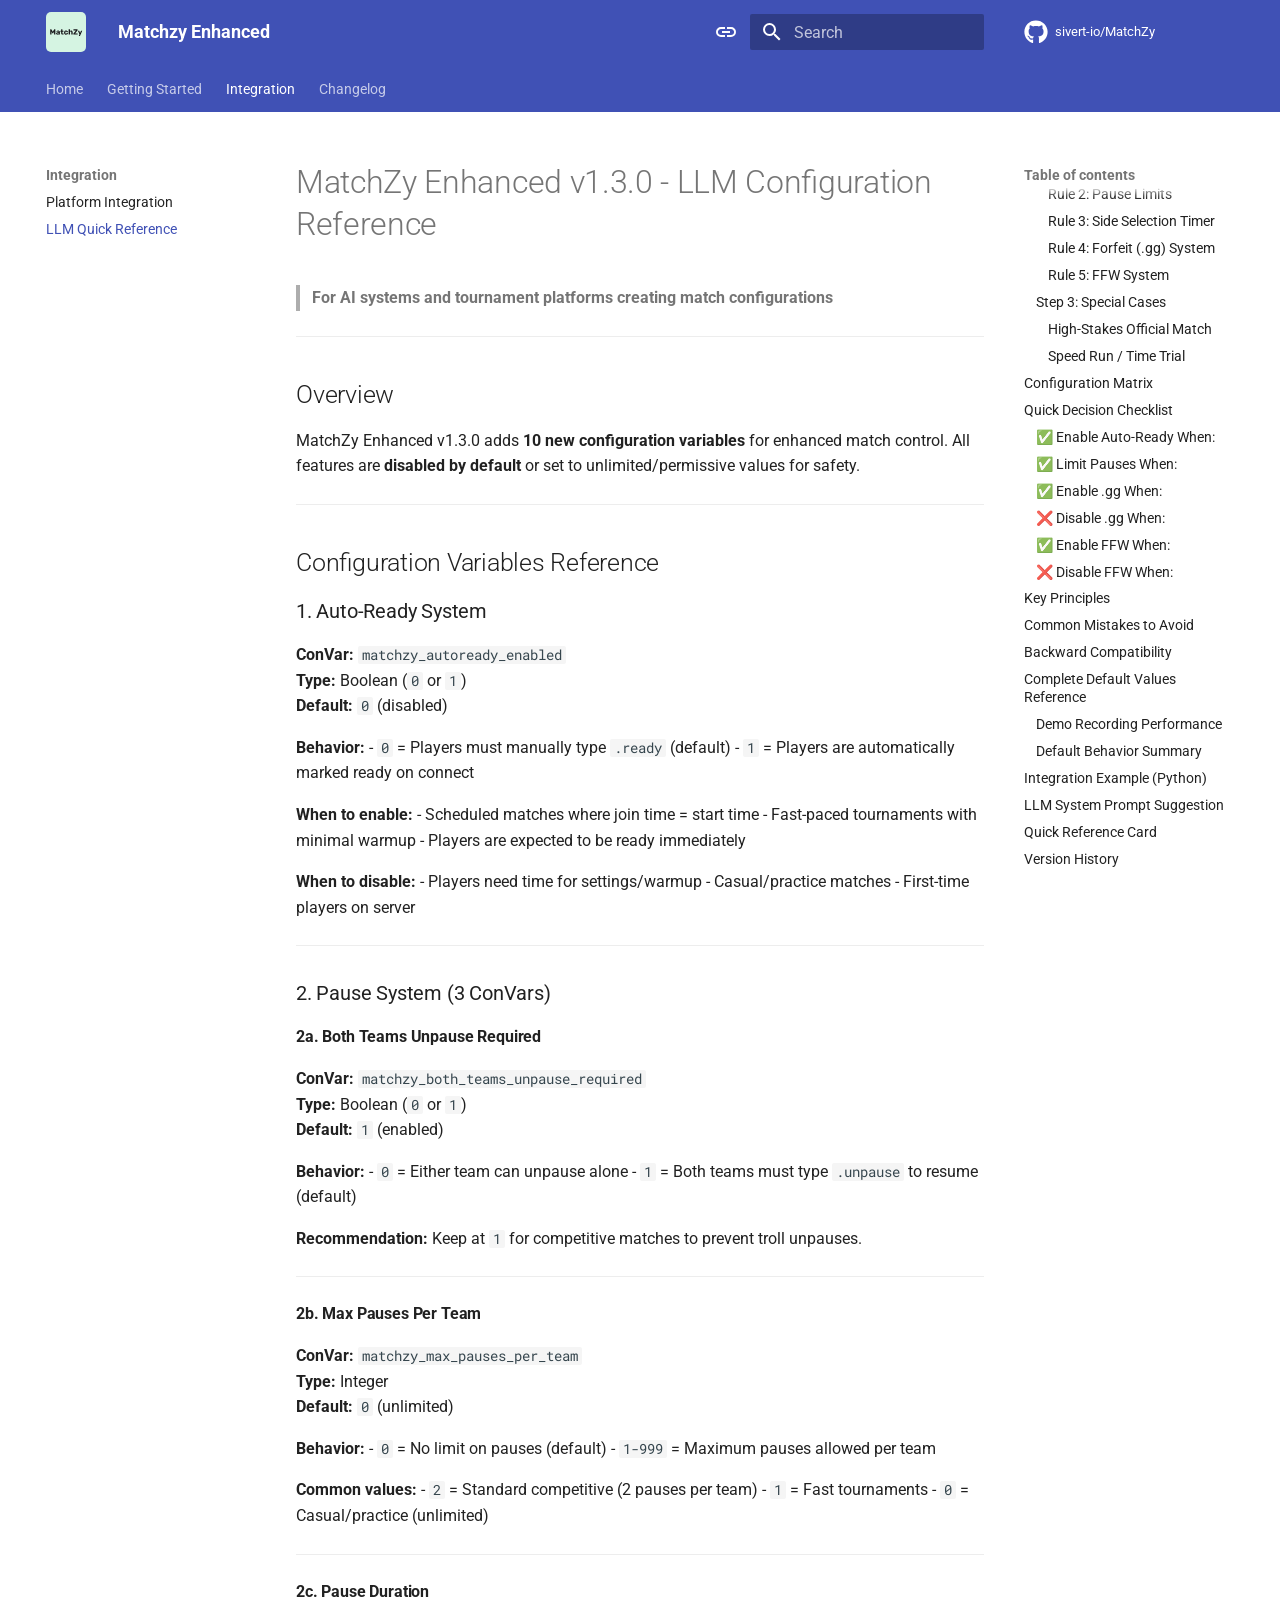
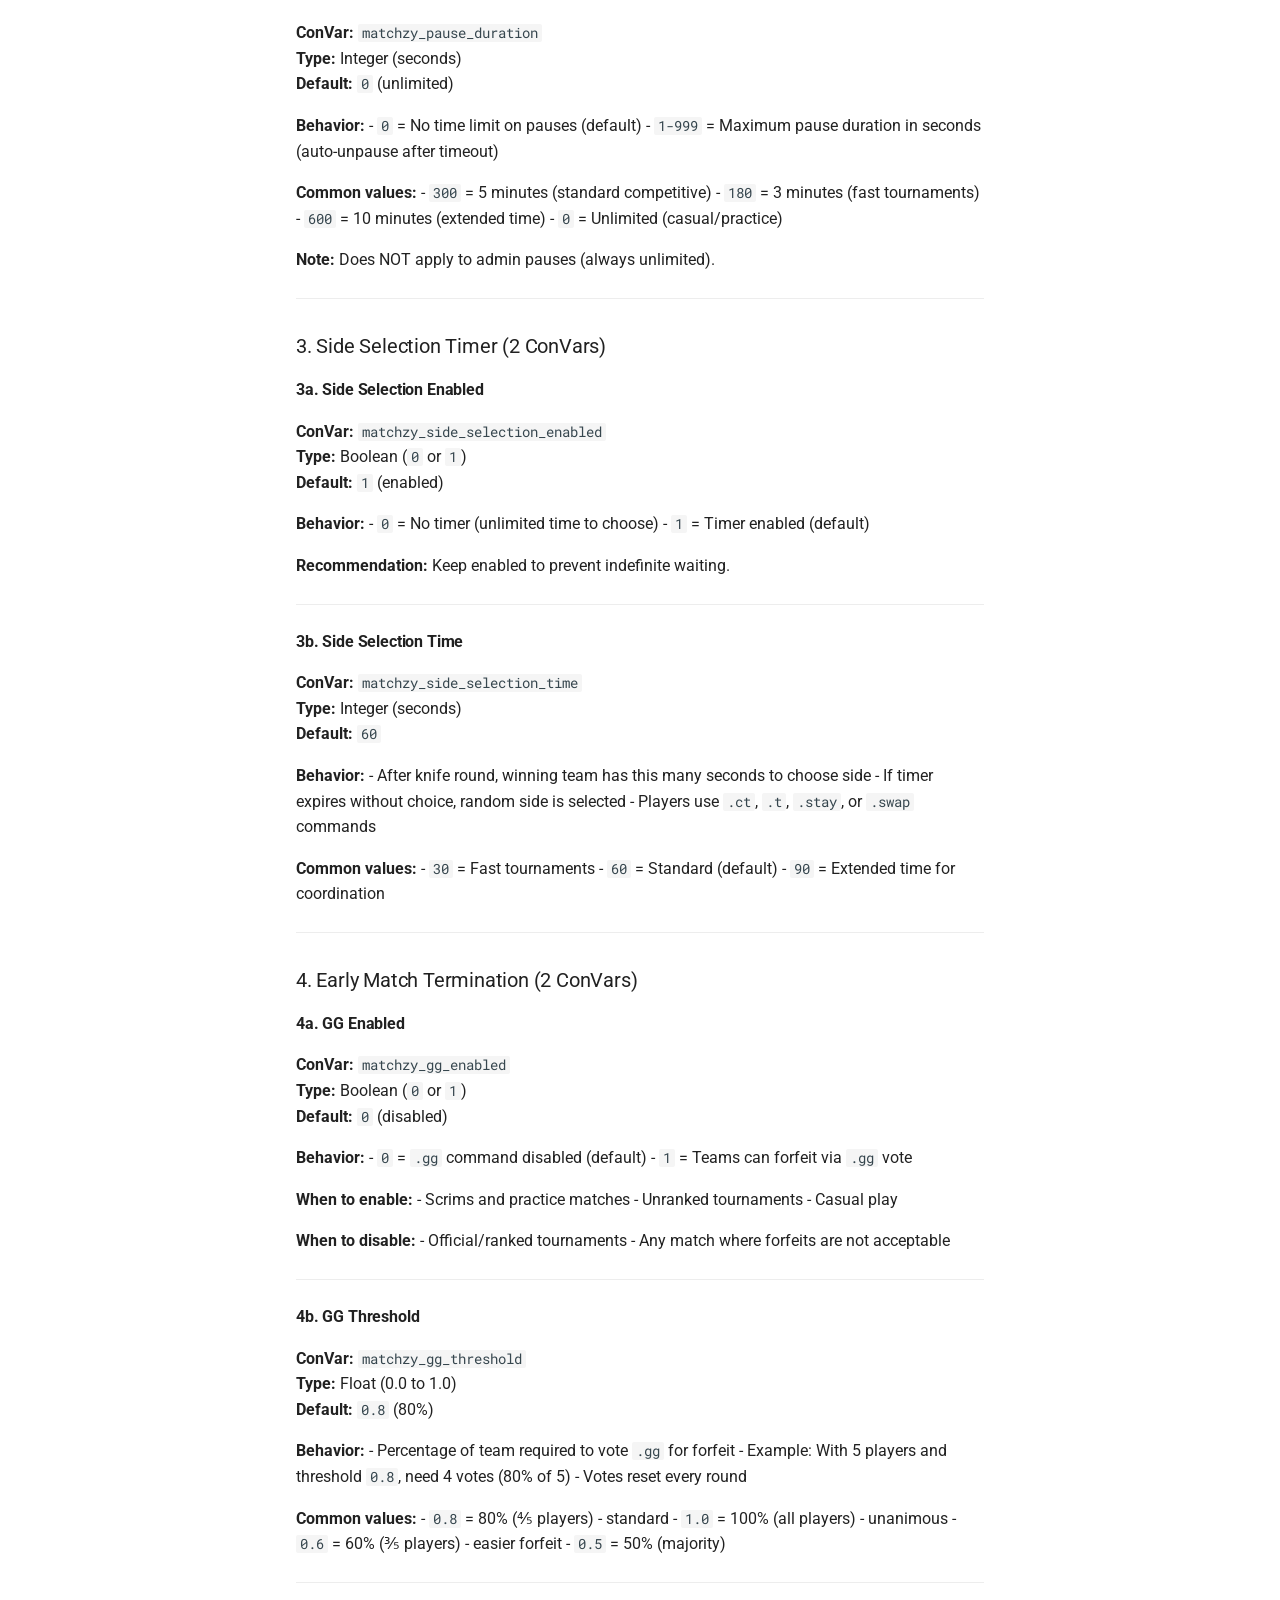
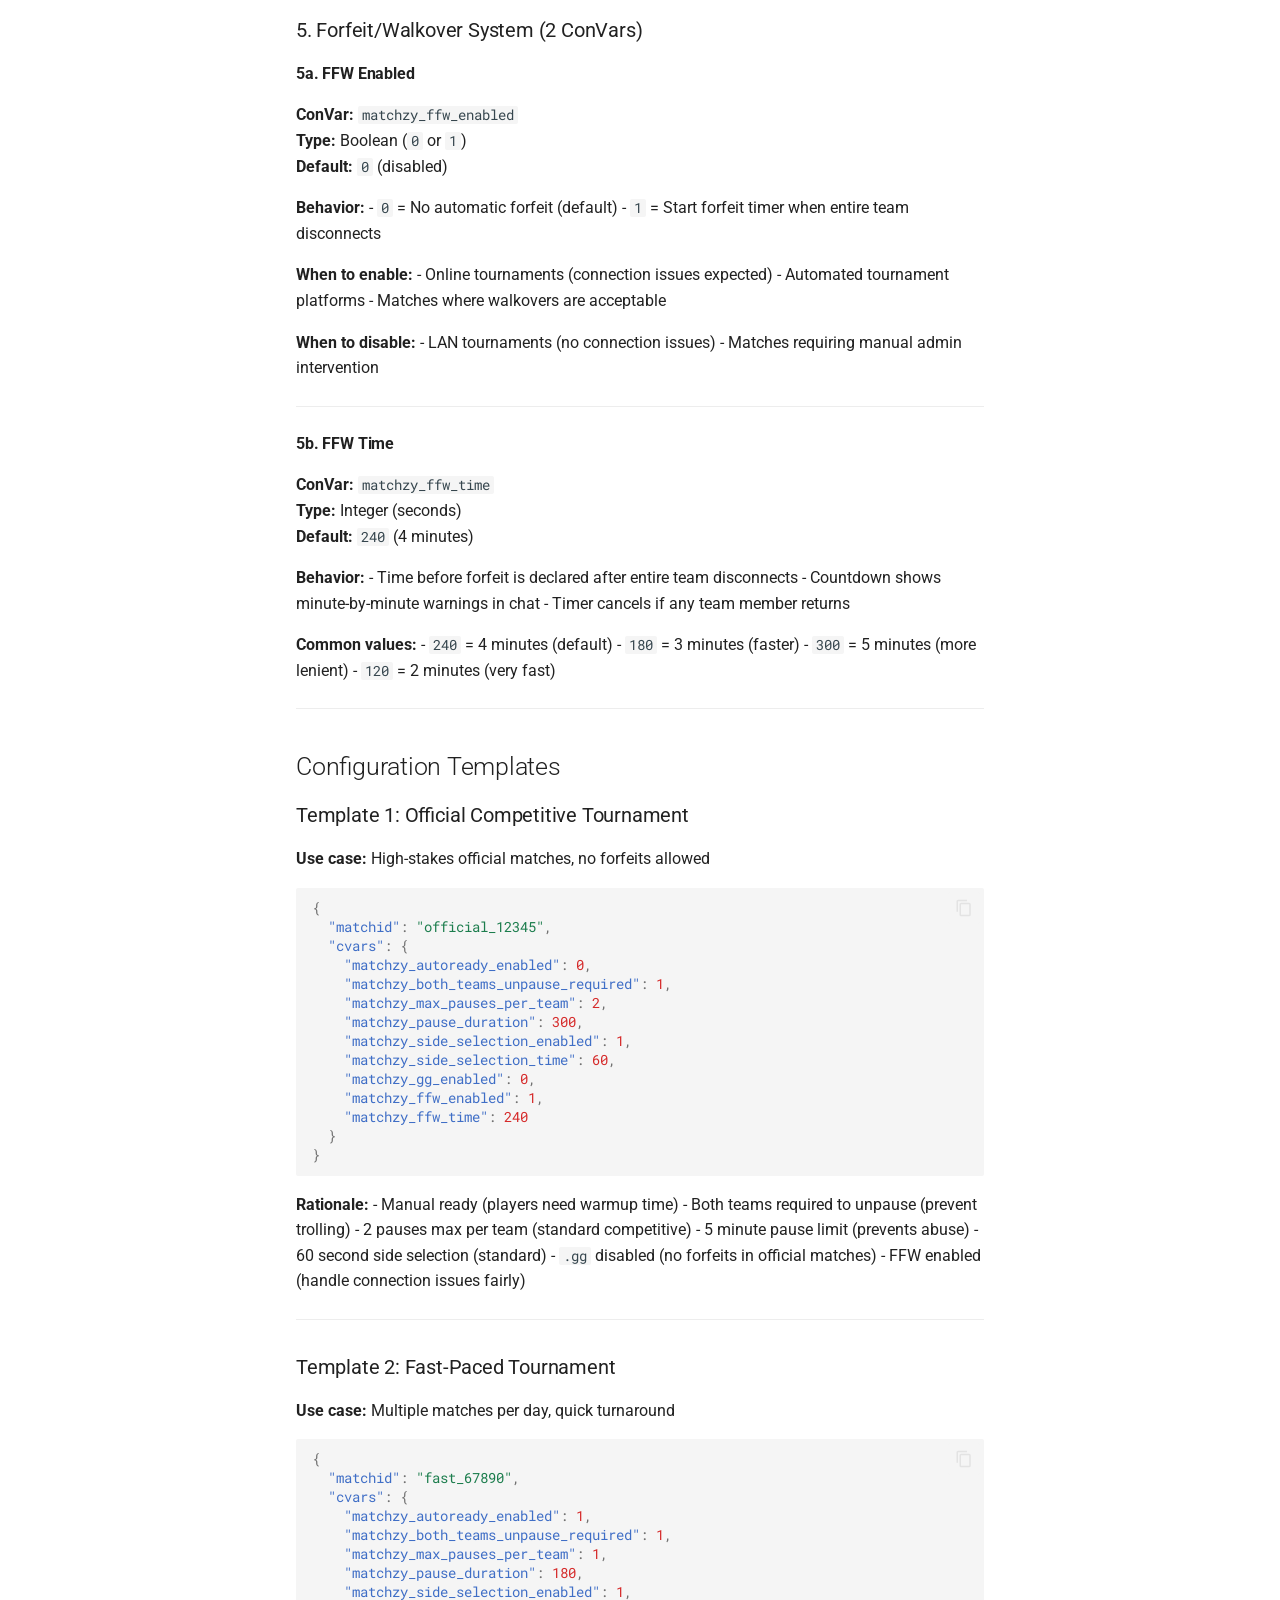
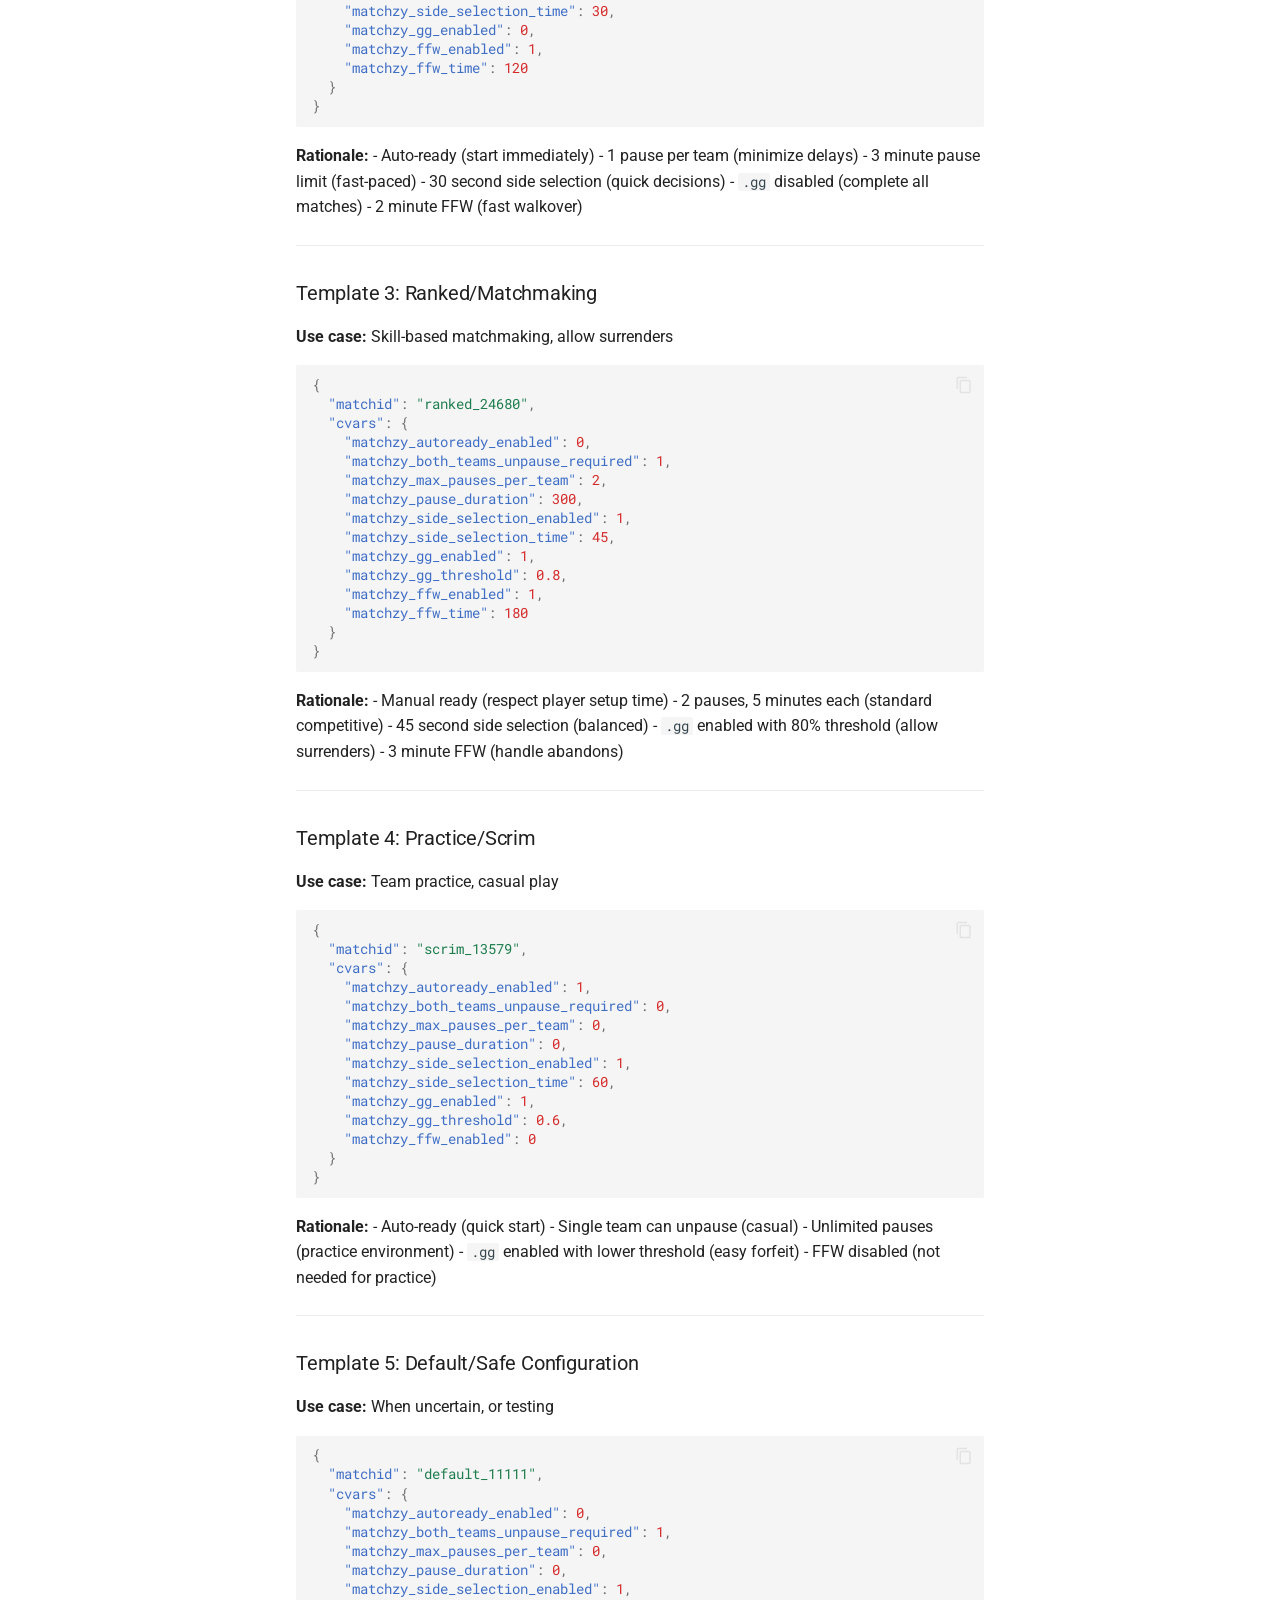
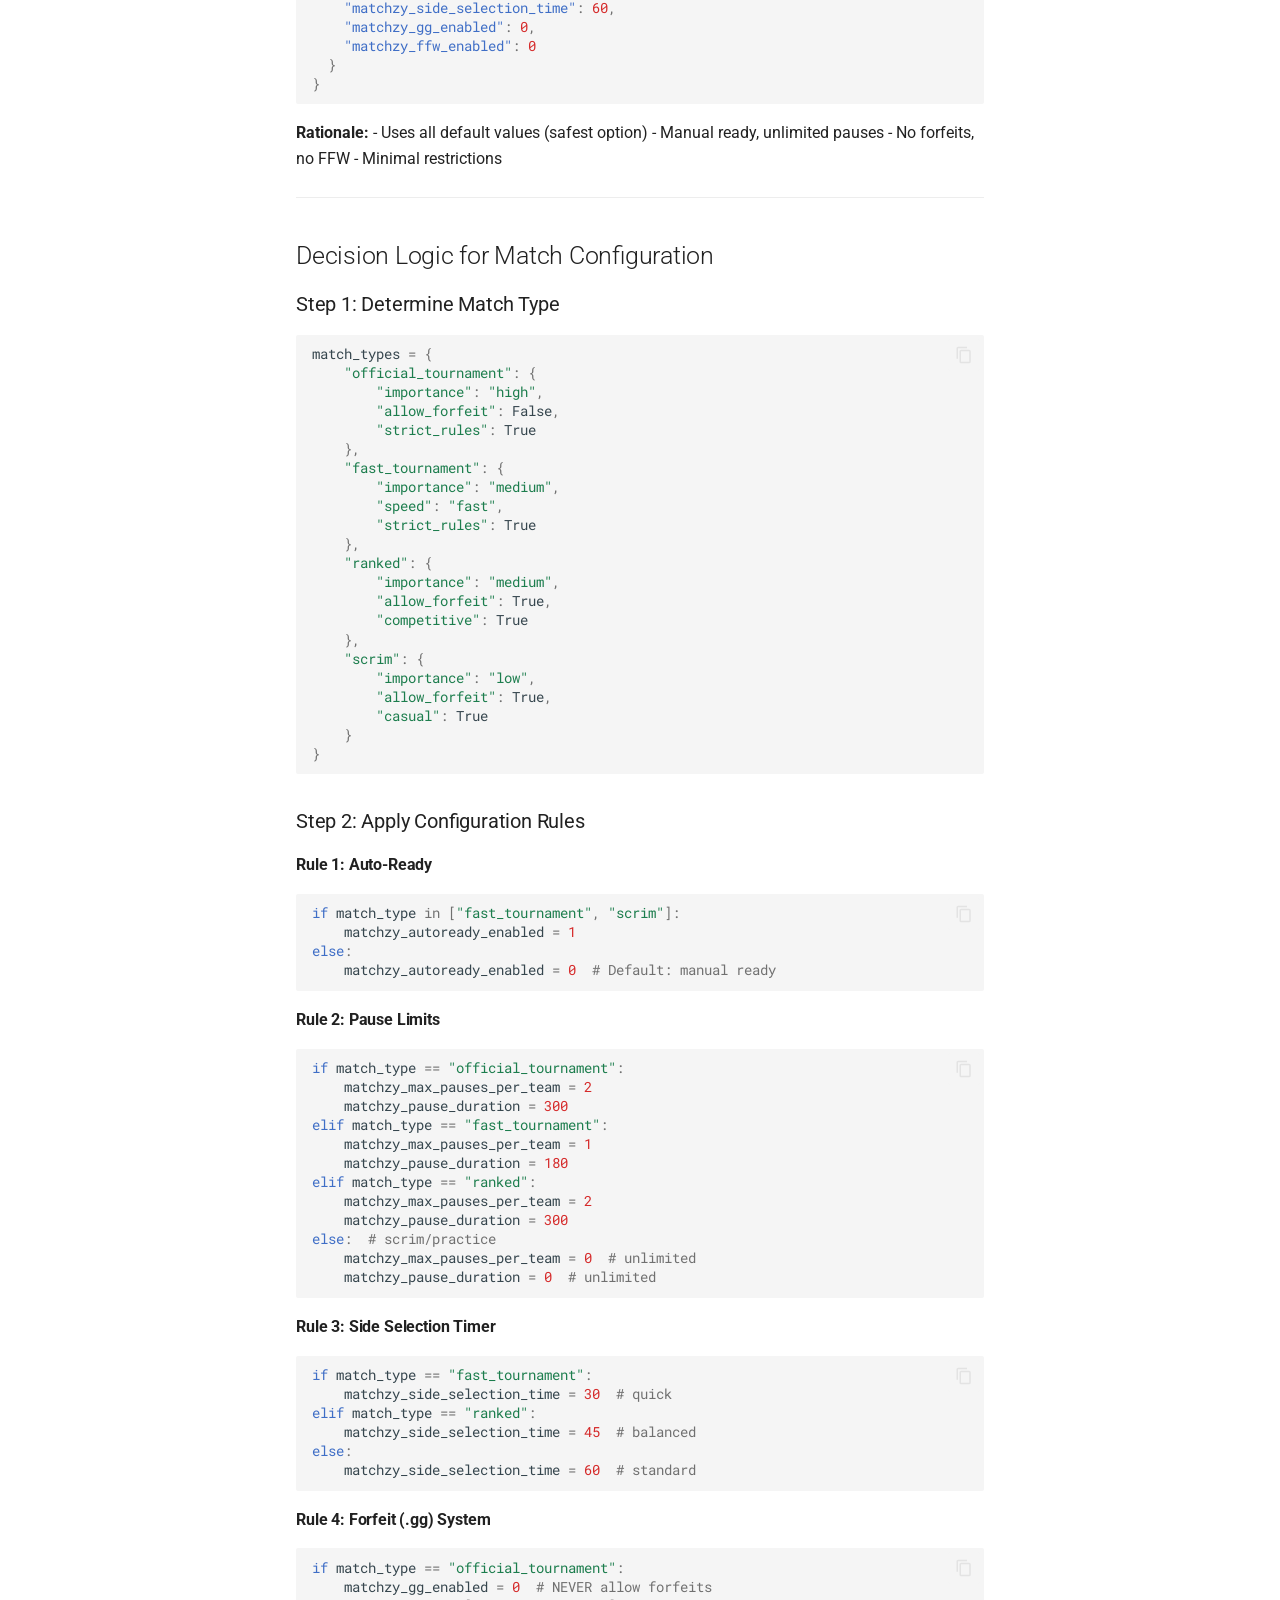
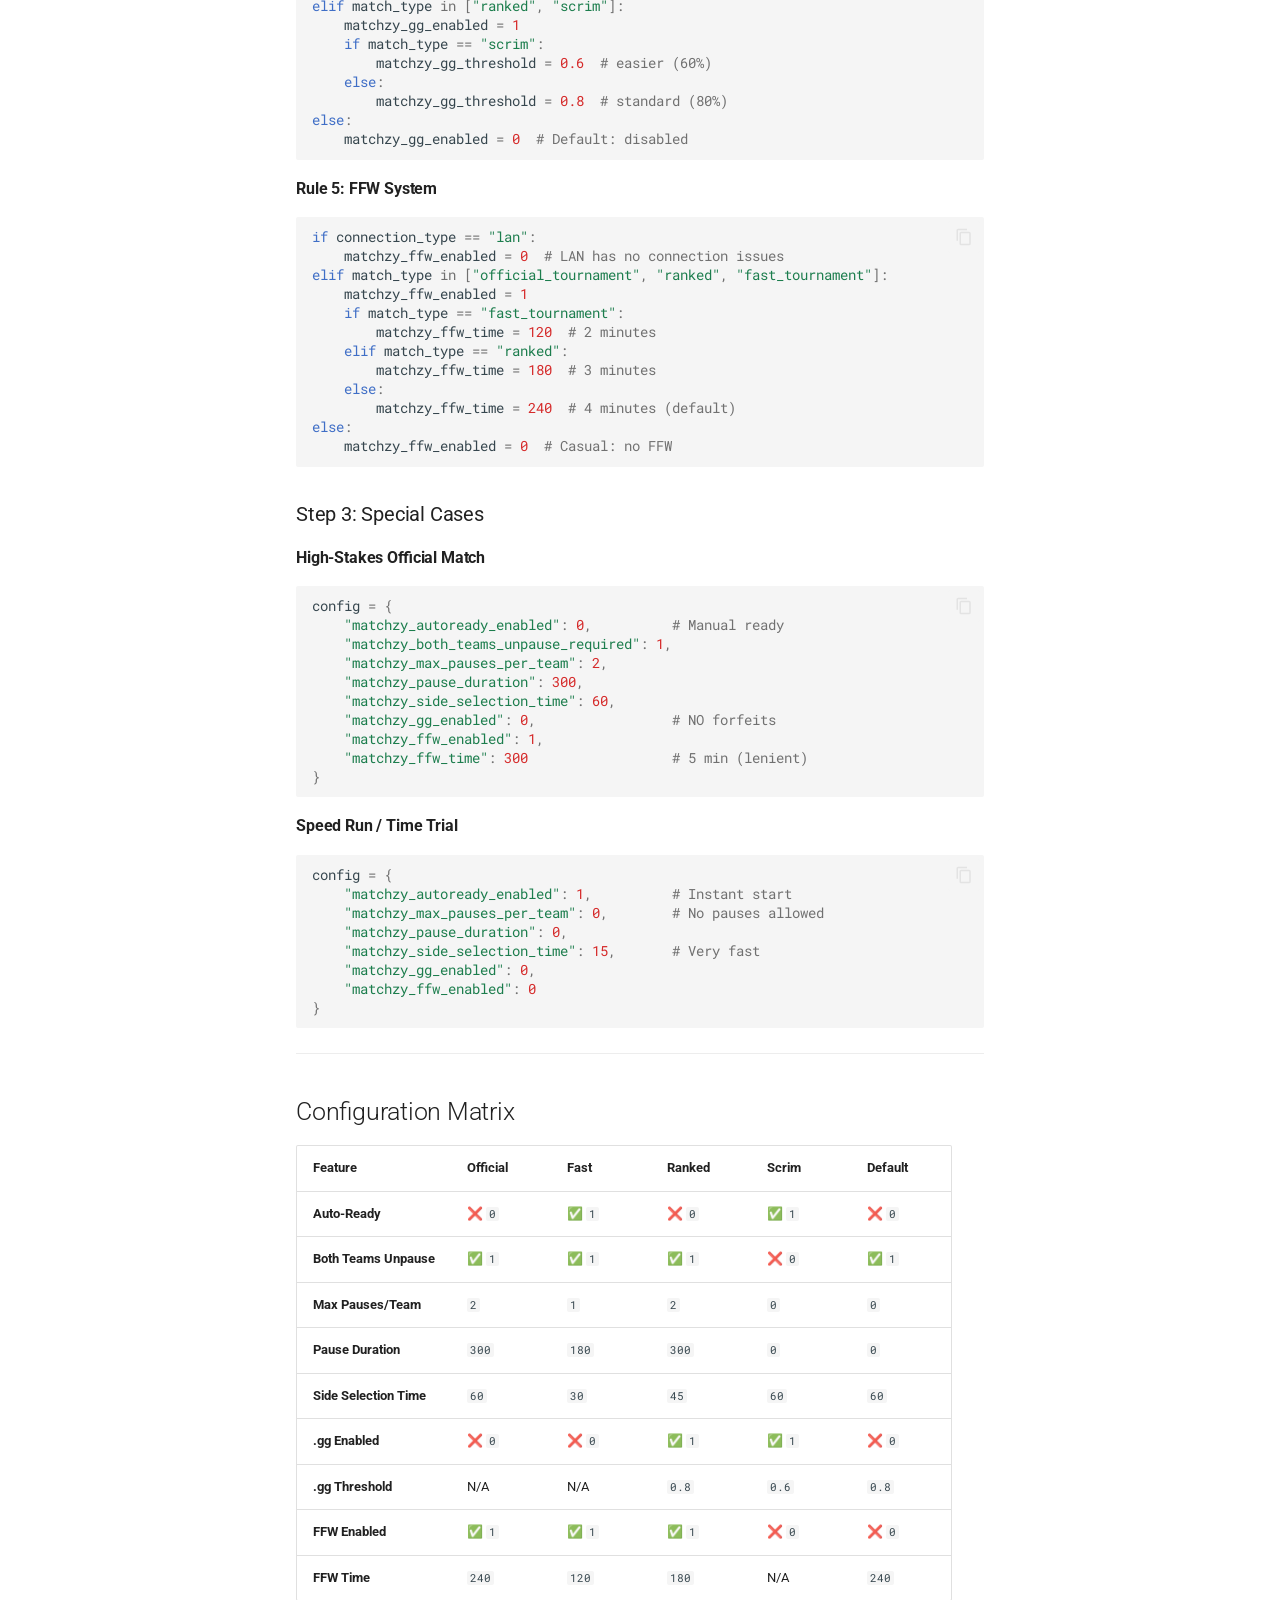
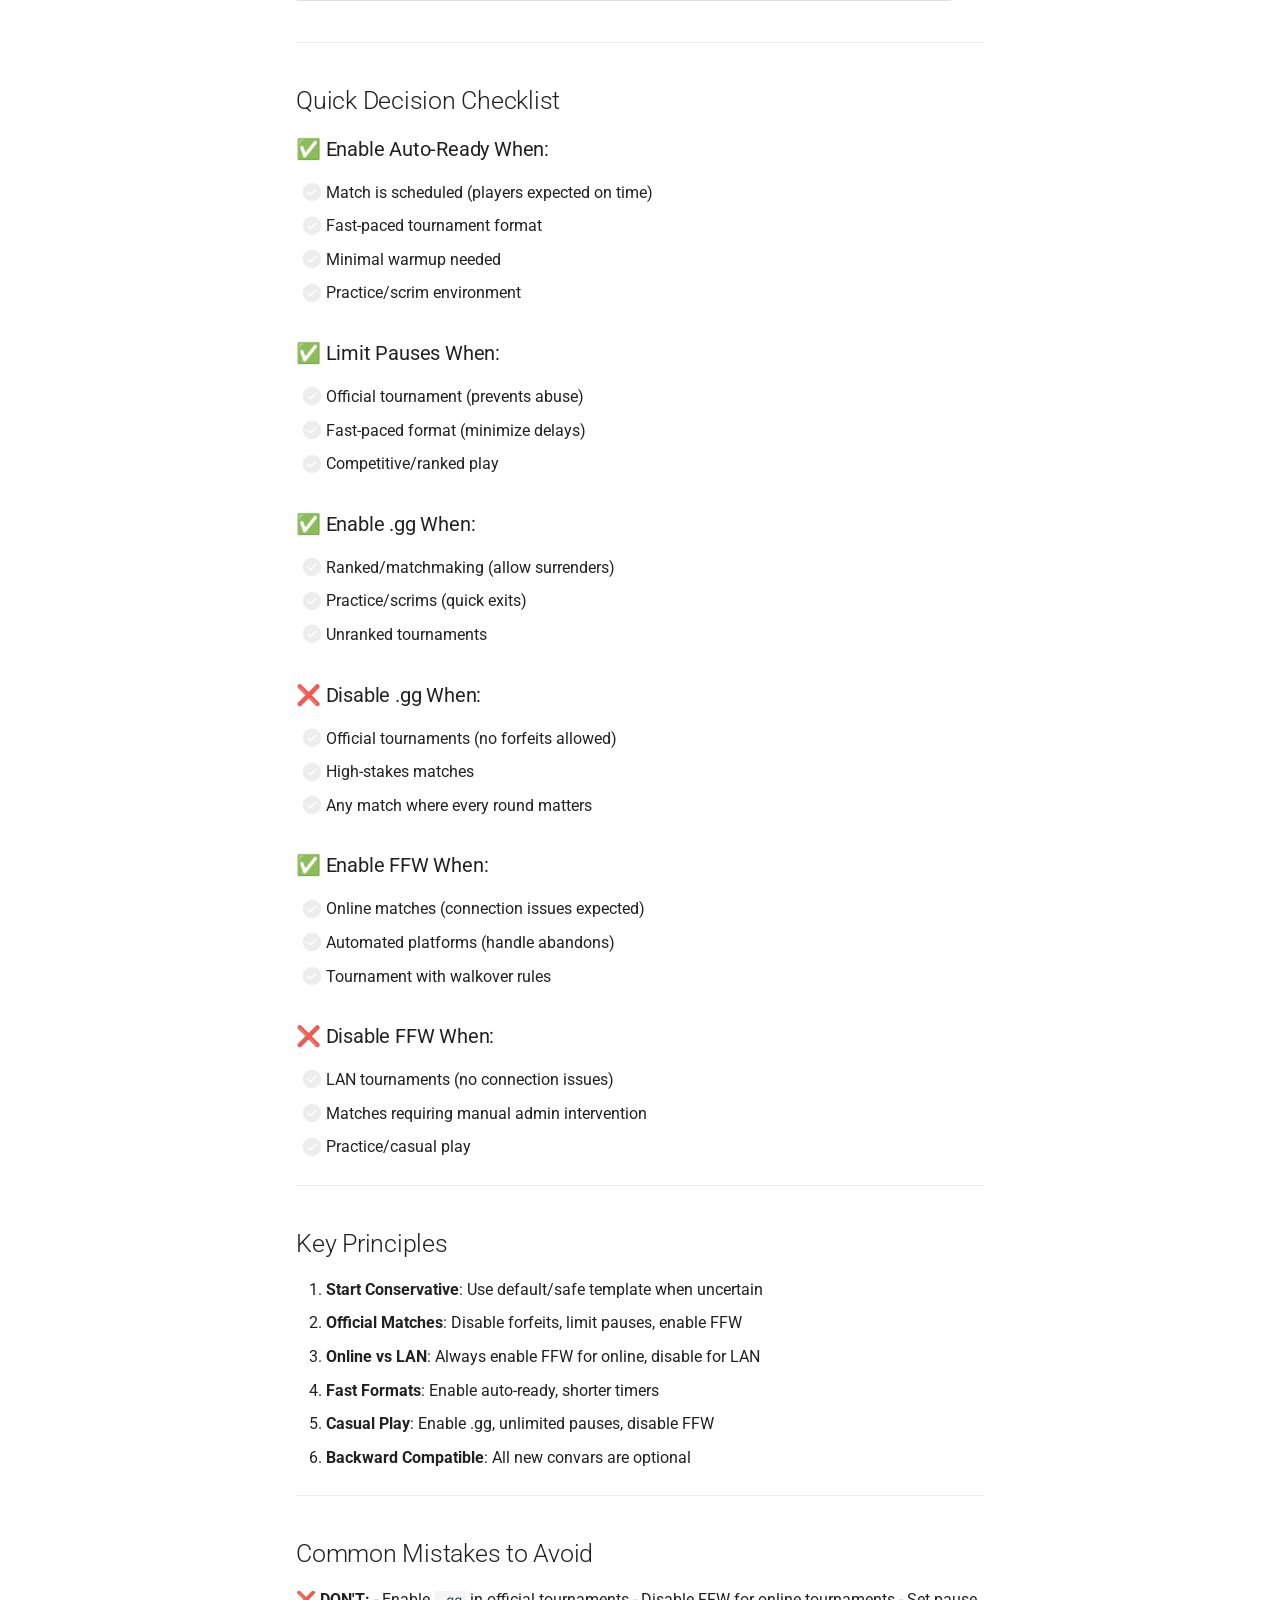
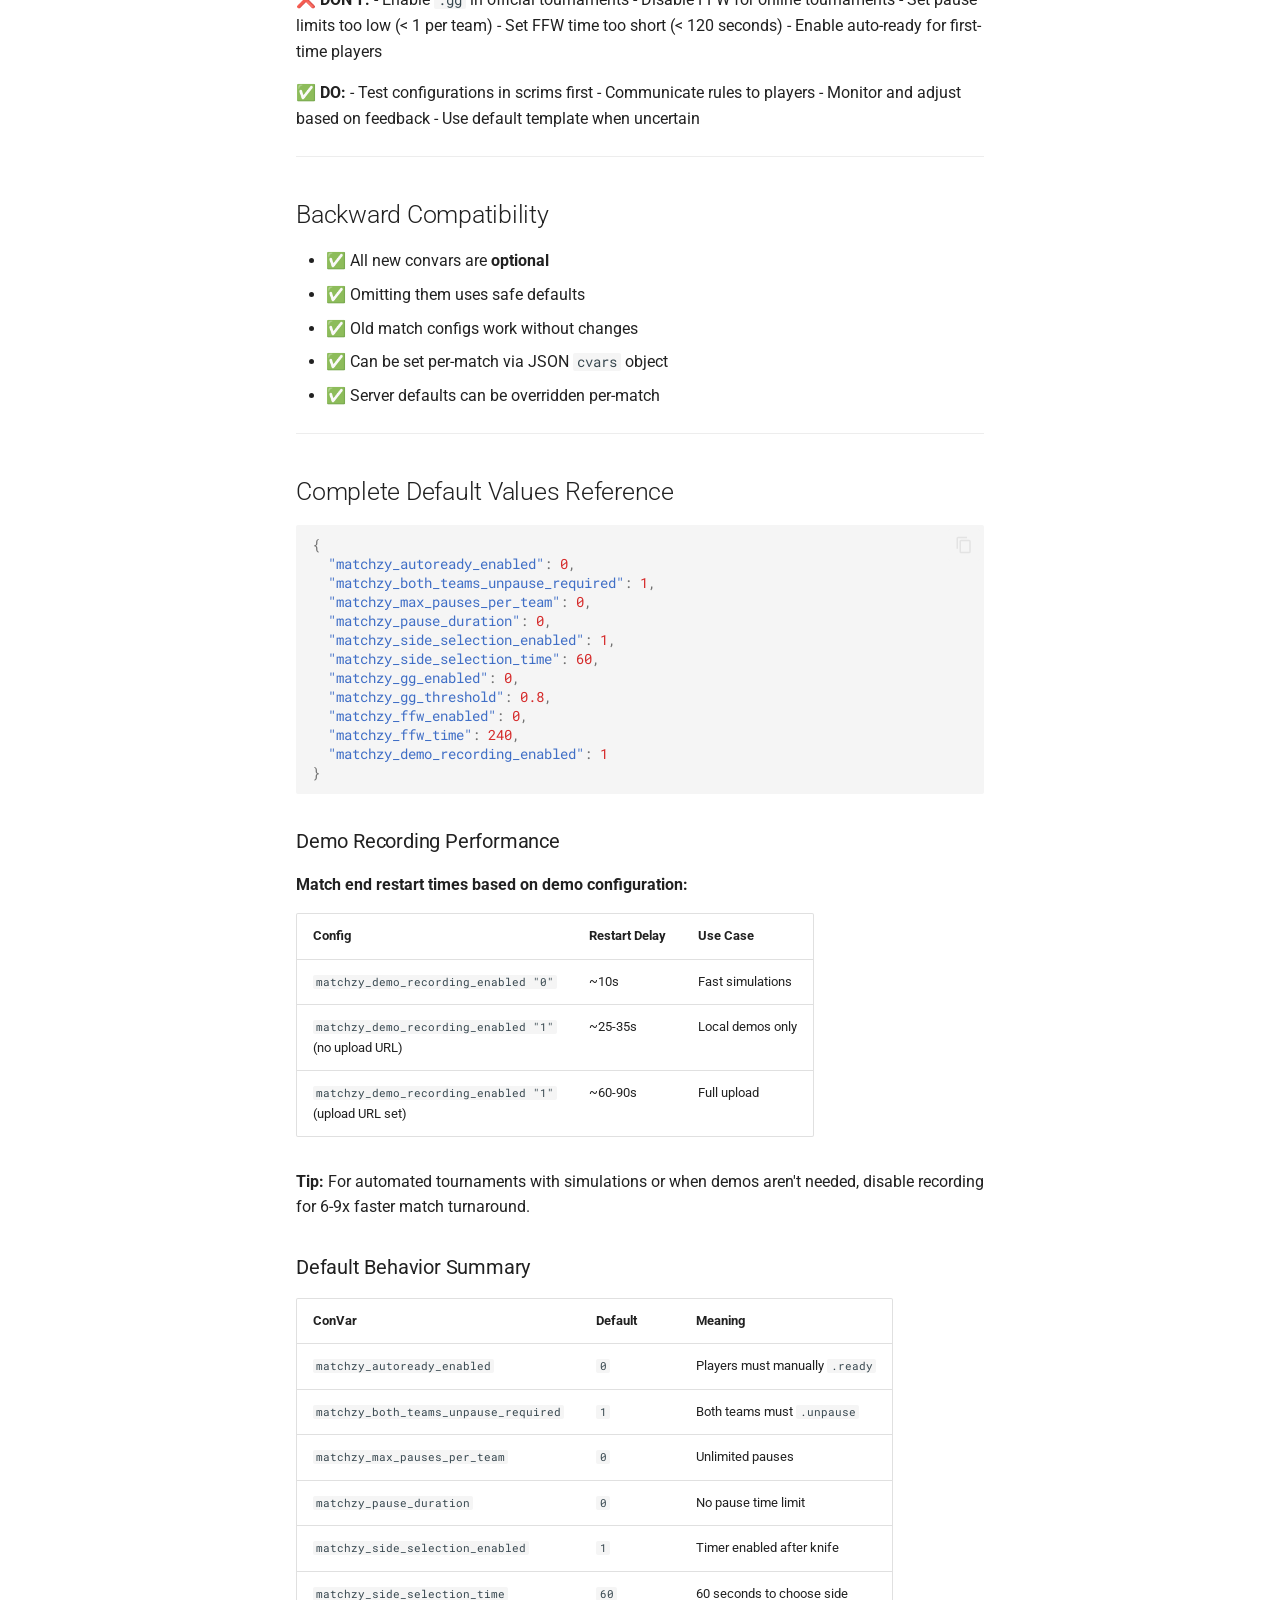
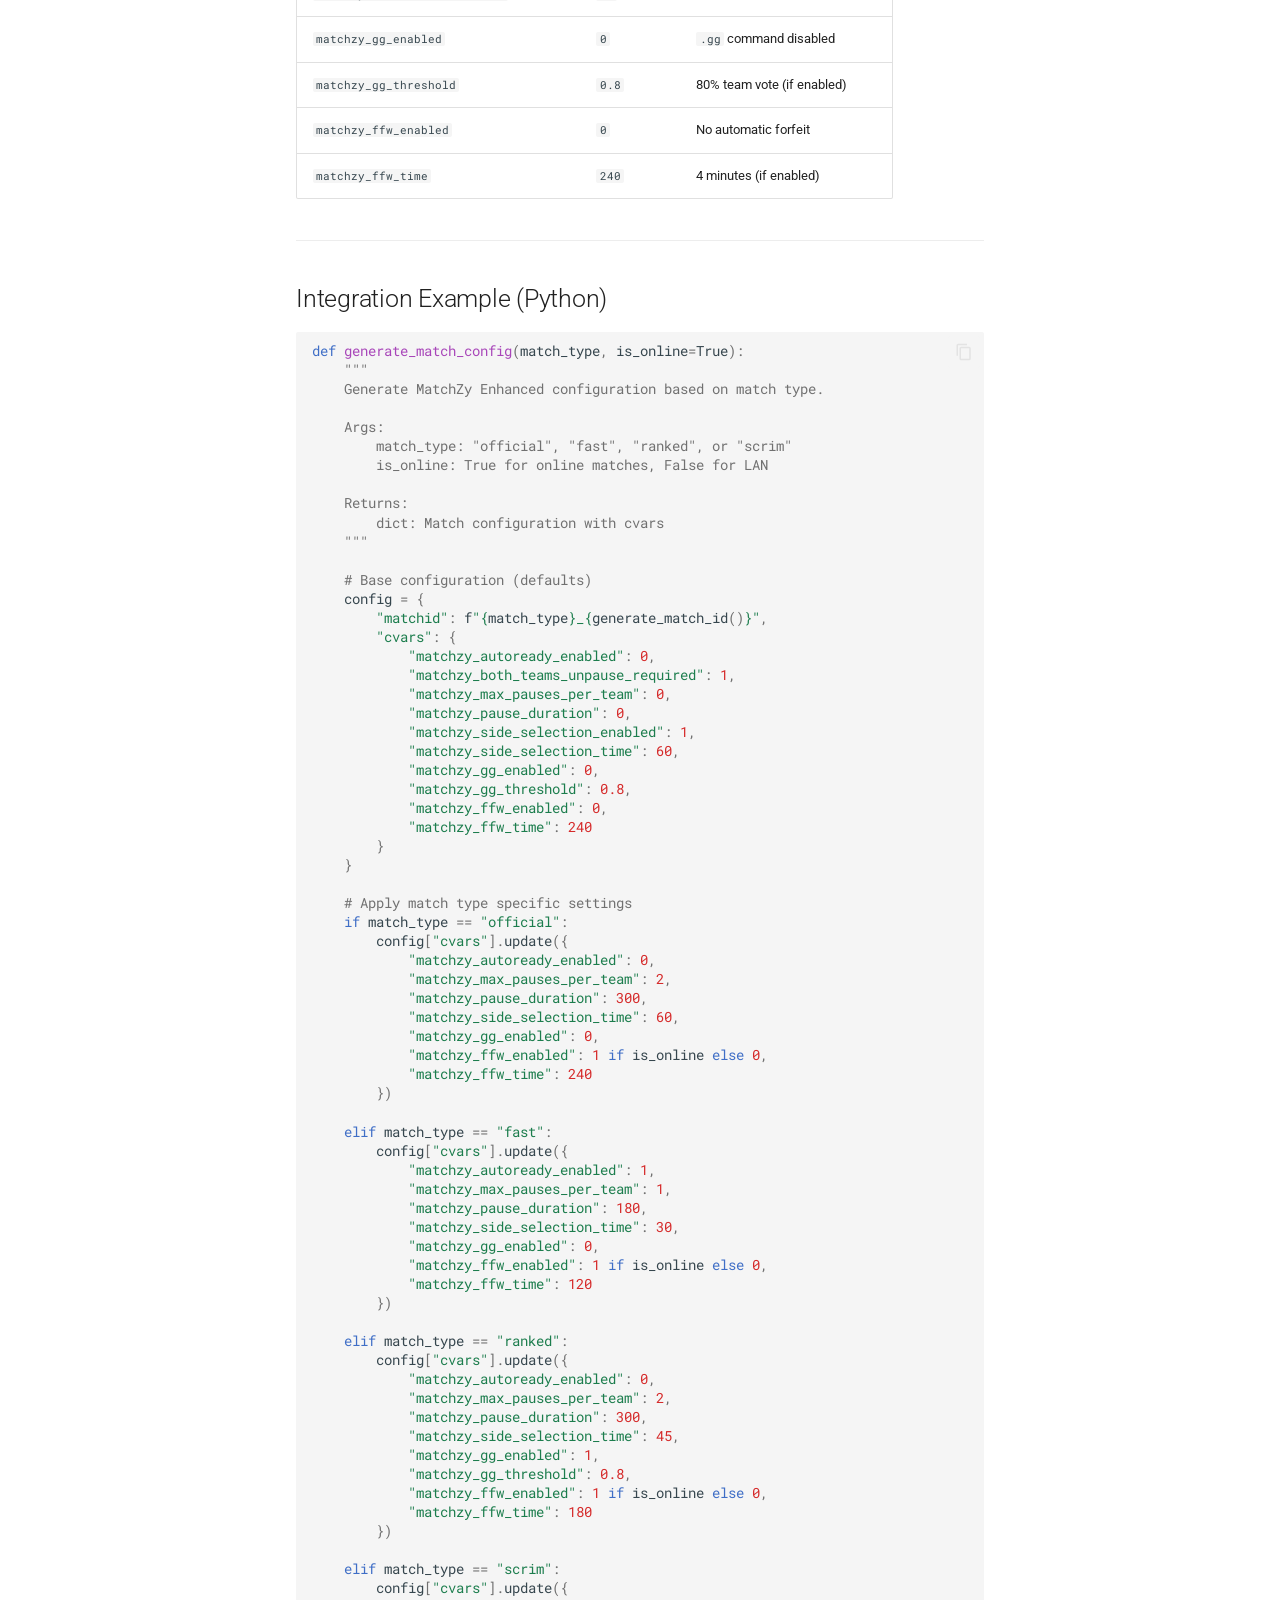
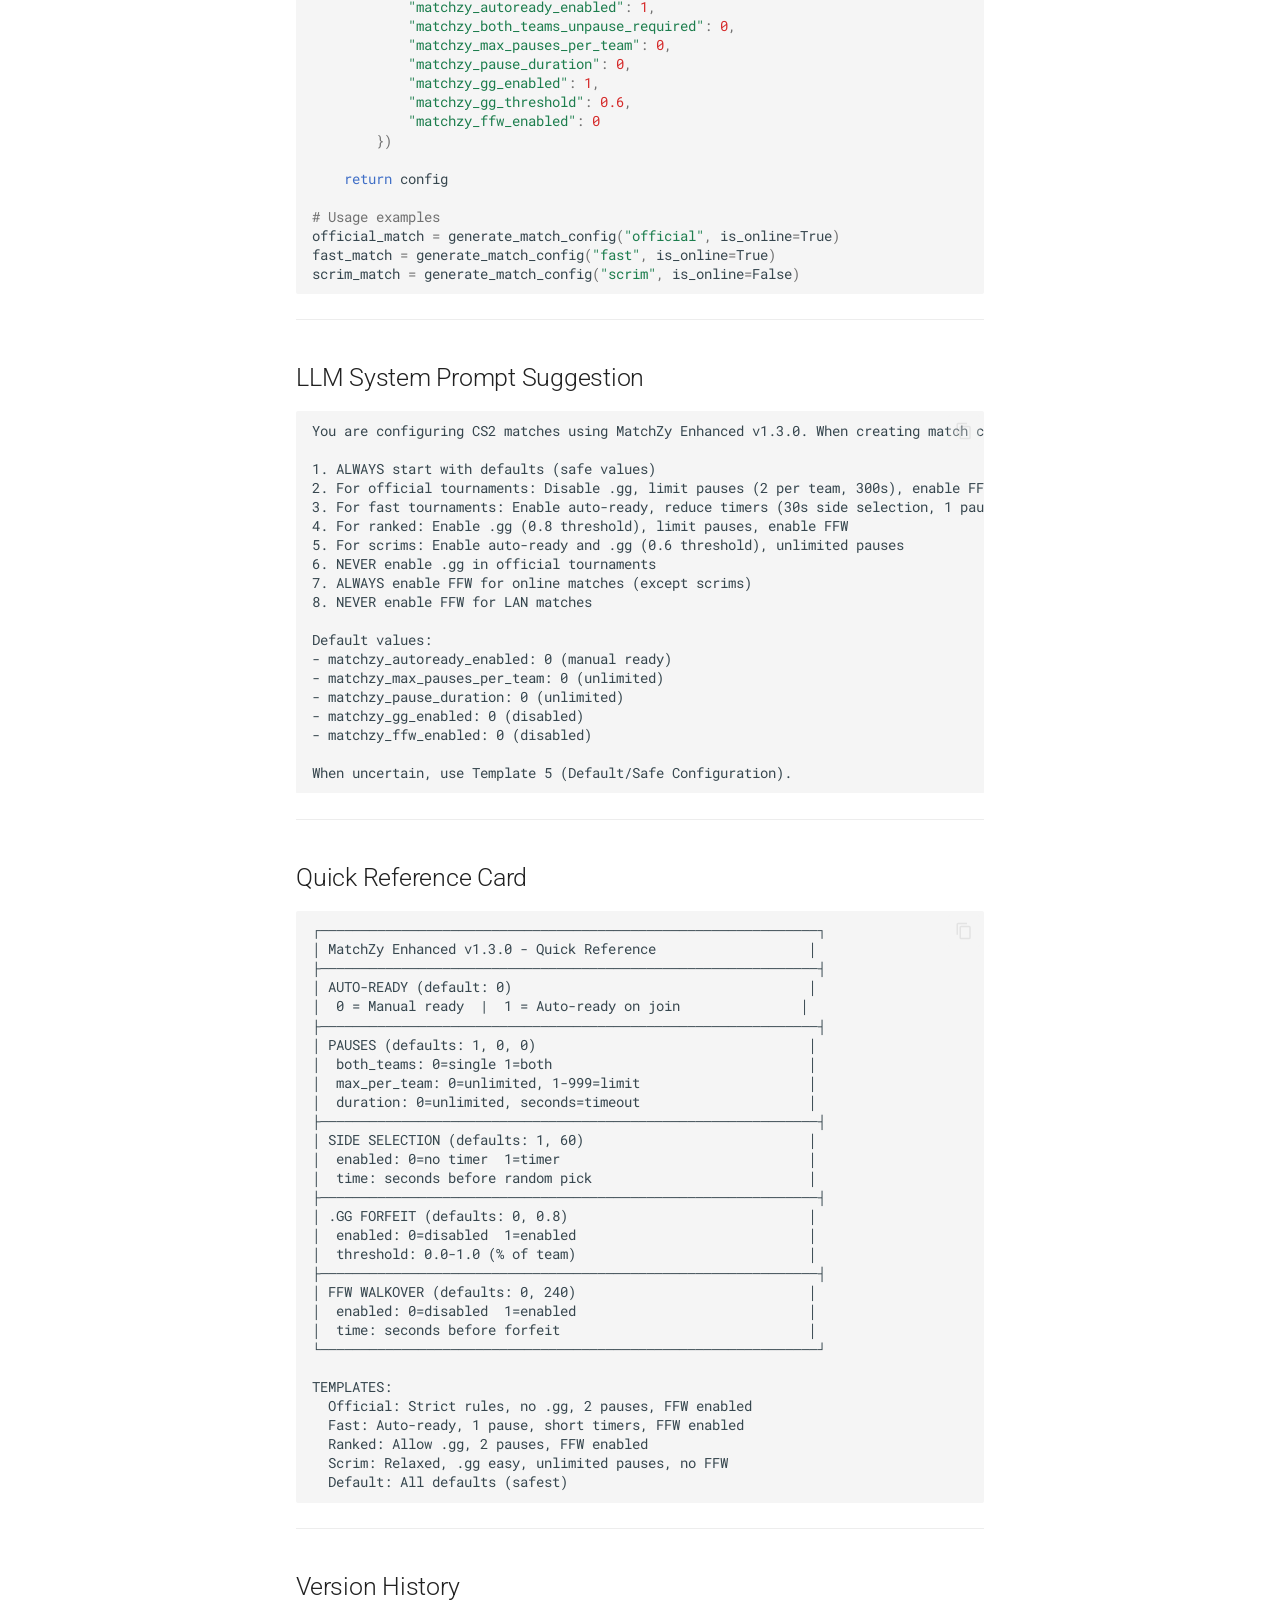
<file: LLM_QUICK_REFERENCE/index.html>
<!DOCTYPE html><html lang="en" class="no-js"><head>
    
      <meta charset="utf-8">
      <meta name="viewport" content="width=device-width,initial-scale=1">
      
        <meta name="description" content="Matchzy Enhanced — an enhanced CS2 MatchZy plugin tailored for tournament automation with MatchZy Auto Tournament.
">
      
      
        <meta name="author" content="Sivert Gullberg Hansen">
      
      
        <link rel="canonical" href="https://me.sivert.io/LLM_QUICK_REFERENCE/">
      
      
        <link rel="prev" href="../integration/">
      
      
        <link rel="next" href="../CHANGELOG/">
      
      
        
      
      
      <link rel="icon" href="../icon.svg">
      <meta name="generator" content="mkdocs-1.6.1, mkdocs-material-9.7.1">
    
    
      
        <title>LLM Quick Reference - Matchzy Enhanced</title>
      
    
    
      <link rel="stylesheet" href="../assets/stylesheets/main.484c7ddc.min.css">
      
        
        <link rel="stylesheet" href="../assets/stylesheets/palette.ab4e12ef.min.css">
      
      


    
    
      
    
    
      
        
        
        <link rel="preconnect" href="https://fonts.gstatic.com" crossorigin>
        <link rel="stylesheet" href="https://fonts.googleapis.com/css?family=Roboto:300,300i,400,400i,700,700i%7CRoboto+Mono:400,400i,700,700i&amp;display=fallback">
        <style>:root{--md-text-font:"Roboto";--md-code-font:"Roboto Mono"}</style>
      
    
    
      <link rel="stylesheet" href="../stylesheets/extra.css">
    
    <script>__md_scope=new URL("..",location),__md_hash=e=>[...e].reduce(((e,_)=>(e<<5)-e+_.charCodeAt(0)),0),__md_get=(e,_=localStorage,t=__md_scope)=>JSON.parse(_.getItem(t.pathname+"."+e)),__md_set=(e,_,t=localStorage,a=__md_scope)=>{try{t.setItem(a.pathname+"."+e,JSON.stringify(_))}catch(e){}}</script>
    
      

    
    
  <link href="../assets/stylesheets/glightbox.min.css" rel="stylesheet"><script src="../assets/javascripts/glightbox.min.js"></script><style id="glightbox-style">
            html.glightbox-open { overflow: initial; height: 100%; }
            .gslide-title { margin-top: 0px; user-select: text; }
            .gslide-desc { color: #666; user-select: text; }
            .gslide-image img { background: white; }
            .gscrollbar-fixer { padding-right: 15px; }
            .gdesc-inner { font-size: 0.75rem; }
            body[data-md-color-scheme="slate"] .gdesc-inner { background: var(--md-default-bg-color); }
            body[data-md-color-scheme="slate"] .gslide-title { color: var(--md-default-fg-color); }
            body[data-md-color-scheme="slate"] .gslide-desc { color: var(--md-default-fg-color); }
        </style></head>
  
  
    
    
      
    
    
    
    
    <body dir="ltr" data-md-color-scheme="default" data-md-color-primary="indigo" data-md-color-accent="indigo">
  
    
    <input class="md-toggle" data-md-toggle="drawer" type="checkbox" id="__drawer" autocomplete="off">
    <input class="md-toggle" data-md-toggle="search" type="checkbox" id="__search" autocomplete="off">
    <label class="md-overlay" for="__drawer"></label>
    <div data-md-component="skip">
      
        
        <a href="#matchzy-enhanced-v130-llm-configuration-reference" class="md-skip">
          Skip to content
        </a>
      
    </div>
    <div data-md-component="announce">
      
    </div>
    
    
      

<header class="md-header" data-md-component="header">
  <nav class="md-header__inner md-grid" aria-label="Header">
    <a href=".." title="Matchzy Enhanced" class="md-header__button md-logo" aria-label="Matchzy Enhanced" data-md-component="logo">
      
  <img src="../icon.svg" alt="logo">

    </a>
    <label class="md-header__button md-icon" for="__drawer">
      
      <svg xmlns="http://www.w3.org/2000/svg" viewBox="0 0 24 24"><path d="M3 6h18v2H3zm0 5h18v2H3zm0 5h18v2H3z"></path></svg>
    </label>
    <div class="md-header__title" data-md-component="header-title">
      <div class="md-header__ellipsis">
        <div class="md-header__topic">
          <span class="md-ellipsis">
            Matchzy Enhanced
          </span>
        </div>
        <div class="md-header__topic" data-md-component="header-topic">
          <span class="md-ellipsis">
            
              LLM Quick Reference
            
          </span>
        </div>
      </div>
    </div>
    
      
        <form class="md-header__option" data-md-component="palette">
  
    
    
    
    <input class="md-option" data-md-color-media="(prefers-color-scheme)" data-md-color-scheme="default" data-md-color-primary="indigo" data-md-color-accent="indigo" aria-label="Switch to light mode" type="radio" name="__palette" id="__palette_0">
    
      <label class="md-header__button md-icon" title="Switch to light mode" for="__palette_1" hidden>
        <svg xmlns="http://www.w3.org/2000/svg" viewBox="0 0 24 24"><path d="M3.9 12c0-1.71 1.39-3.1 3.1-3.1h4V7H7a5 5 0 0 0-5 5 5 5 0 0 0 5 5h4v-1.9H7c-1.71 0-3.1-1.39-3.1-3.1M8 13h8v-2H8zm9-6h-4v1.9h4c1.71 0 3.1 1.39 3.1 3.1s-1.39 3.1-3.1 3.1h-4V17h4a5 5 0 0 0 5-5 5 5 0 0 0-5-5"></path></svg>
      </label>
    
  
    
    
    
    <input class="md-option" data-md-color-media="(prefers-color-scheme: light)" data-md-color-scheme="default" data-md-color-primary="indigo" data-md-color-accent="indigo" aria-label="Switch to dark mode" type="radio" name="__palette" id="__palette_1">
    
      <label class="md-header__button md-icon" title="Switch to dark mode" for="__palette_2" hidden>
        <svg xmlns="http://www.w3.org/2000/svg" viewBox="0 0 24 24"><path d="M17 7H7a5 5 0 0 0-5 5 5 5 0 0 0 5 5h10a5 5 0 0 0 5-5 5 5 0 0 0-5-5m0 8a3 3 0 0 1-3-3 3 3 0 0 1 3-3 3 3 0 0 1 3 3 3 3 0 0 1-3 3"></path></svg>
      </label>
    
  
    
    
    
    <input class="md-option" data-md-color-media="(prefers-color-scheme: dark)" data-md-color-scheme="slate" data-md-color-primary="indigo" data-md-color-accent="indigo" aria-label="Switch to system preference" type="radio" name="__palette" id="__palette_2">
    
      <label class="md-header__button md-icon" title="Switch to system preference" for="__palette_0" hidden>
        <svg xmlns="http://www.w3.org/2000/svg" viewBox="0 0 24 24"><path d="M17 6H7c-3.31 0-6 2.69-6 6s2.69 6 6 6h10c3.31 0 6-2.69 6-6s-2.69-6-6-6m0 10H7c-2.21 0-4-1.79-4-4s1.79-4 4-4h10c2.21 0 4 1.79 4 4s-1.79 4-4 4M7 9c-1.66 0-3 1.34-3 3s1.34 3 3 3 3-1.34 3-3-1.34-3-3-3"></path></svg>
      </label>
    
  
</form>
      
    
    
      <script>var palette=__md_get("__palette");if(palette&&palette.color){if("(prefers-color-scheme)"===palette.color.media){var media=matchMedia("(prefers-color-scheme: light)"),input=document.querySelector(media.matches?"[data-md-color-media='(prefers-color-scheme: light)']":"[data-md-color-media='(prefers-color-scheme: dark)']");palette.color.media=input.getAttribute("data-md-color-media"),palette.color.scheme=input.getAttribute("data-md-color-scheme"),palette.color.primary=input.getAttribute("data-md-color-primary"),palette.color.accent=input.getAttribute("data-md-color-accent")}for(var[key,value]of Object.entries(palette.color))document.body.setAttribute("data-md-color-"+key,value)}</script>
    
    
    
      
      
        <label class="md-header__button md-icon" for="__search">
          
          <svg xmlns="http://www.w3.org/2000/svg" viewBox="0 0 24 24"><path d="M9.5 3A6.5 6.5 0 0 1 16 9.5c0 1.61-.59 3.09-1.56 4.23l.27.27h.79l5 5-1.5 1.5-5-5v-.79l-.27-.27A6.52 6.52 0 0 1 9.5 16 6.5 6.5 0 0 1 3 9.5 6.5 6.5 0 0 1 9.5 3m0 2C7 5 5 7 5 9.5S7 14 9.5 14 14 12 14 9.5 12 5 9.5 5"></path></svg>
        </label>
        <div class="md-search" data-md-component="search" role="dialog">
  <label class="md-search__overlay" for="__search"></label>
  <div class="md-search__inner" role="search">
    <form class="md-search__form" name="search">
      <input type="text" class="md-search__input" name="query" aria-label="Search" placeholder="Search" autocapitalize="off" autocorrect="off" autocomplete="off" spellcheck="false" data-md-component="search-query" required>
      <label class="md-search__icon md-icon" for="__search">
        
        <svg xmlns="http://www.w3.org/2000/svg" viewBox="0 0 24 24"><path d="M9.5 3A6.5 6.5 0 0 1 16 9.5c0 1.61-.59 3.09-1.56 4.23l.27.27h.79l5 5-1.5 1.5-5-5v-.79l-.27-.27A6.52 6.52 0 0 1 9.5 16 6.5 6.5 0 0 1 3 9.5 6.5 6.5 0 0 1 9.5 3m0 2C7 5 5 7 5 9.5S7 14 9.5 14 14 12 14 9.5 12 5 9.5 5"></path></svg>
        
        <svg xmlns="http://www.w3.org/2000/svg" viewBox="0 0 24 24"><path d="M20 11v2H8l5.5 5.5-1.42 1.42L4.16 12l7.92-7.92L13.5 5.5 8 11z"></path></svg>
      </label>
      <nav class="md-search__options" aria-label="Search">
        
          <a href="javascript:void(0)" class="md-search__icon md-icon" title="Share" aria-label="Share" data-clipboard data-clipboard-text="" data-md-component="search-share" tabindex="-1">
            
            <svg xmlns="http://www.w3.org/2000/svg" viewBox="0 0 24 24"><path d="M18 16.08c-.76 0-1.44.3-1.96.77L8.91 12.7c.05-.23.09-.46.09-.7s-.04-.47-.09-.7l7.05-4.11c.54.5 1.25.81 2.04.81a3 3 0 0 0 3-3 3 3 0 0 0-3-3 3 3 0 0 0-3 3c0 .24.04.47.09.7L8.04 9.81C7.5 9.31 6.79 9 6 9a3 3 0 0 0-3 3 3 3 0 0 0 3 3c.79 0 1.5-.31 2.04-.81l7.12 4.15c-.05.21-.08.43-.08.66 0 1.61 1.31 2.91 2.92 2.91s2.92-1.3 2.92-2.91A2.92 2.92 0 0 0 18 16.08"></path></svg>
          </a>
        
        <button type="reset" class="md-search__icon md-icon" title="Clear" aria-label="Clear" tabindex="-1">
          
          <svg xmlns="http://www.w3.org/2000/svg" viewBox="0 0 24 24"><path d="M19 6.41 17.59 5 12 10.59 6.41 5 5 6.41 10.59 12 5 17.59 6.41 19 12 13.41 17.59 19 19 17.59 13.41 12z"></path></svg>
        </button>
      </nav>
      
        <div class="md-search__suggest" data-md-component="search-suggest"></div>
      
    </form>
    <div class="md-search__output">
      <div class="md-search__scrollwrap" tabindex="0" data-md-scrollfix>
        <div class="md-search-result" data-md-component="search-result">
          <div class="md-search-result__meta">
            Initializing search
          </div>
          <ol class="md-search-result__list" role="presentation"></ol>
        </div>
      </div>
    </div>
  </div>
</div>
      
    
    
      <div class="md-header__source">
        <a href="https://github.com/sivert-io/MatchZy" title="Go to repository" class="md-source" data-md-component="source">
  <div class="md-source__icon md-icon">
    
    <svg xmlns="http://www.w3.org/2000/svg" viewBox="0 0 512 512"><!--! Font Awesome Free 7.1.0 by @fontawesome - https://fontawesome.com License - https://fontawesome.com/license/free (Icons: CC BY 4.0, Fonts: SIL OFL 1.1, Code: MIT License) Copyright 2025 Fonticons, Inc.--><path d="M173.9 397.4c0 2-2.3 3.6-5.2 3.6-3.3.3-5.6-1.3-5.6-3.6 0-2 2.3-3.6 5.2-3.6 3-.3 5.6 1.3 5.6 3.6m-31.1-4.5c-.7 2 1.3 4.3 4.3 4.9 2.6 1 5.6 0 6.2-2s-1.3-4.3-4.3-5.2c-2.6-.7-5.5.3-6.2 2.3m44.2-1.7c-2.9.7-4.9 2.6-4.6 4.9.3 2 2.9 3.3 5.9 2.6 2.9-.7 4.9-2.6 4.6-4.6-.3-1.9-3-3.2-5.9-2.9M252.8 8C114.1 8 8 113.3 8 252c0 110.9 69.8 205.8 169.5 239.2 12.8 2.3 17.3-5.6 17.3-12.1 0-6.2-.3-40.4-.3-61.4 0 0-70 15-84.7-29.8 0 0-11.4-29.1-27.8-36.6 0 0-22.9-15.7 1.6-15.4 0 0 24.9 2 38.6 25.8 21.9 38.6 58.6 27.5 72.9 20.9 2.3-16 8.8-27.1 16-33.7-55.9-6.2-112.3-14.3-112.3-110.5 0-27.5 7.6-41.3 23.6-58.9-2.6-6.5-11.1-33.3 2.6-67.9 20.9-6.5 69 27 69 27 20-5.6 41.5-8.5 62.8-8.5s42.8 2.9 62.8 8.5c0 0 48.1-33.6 69-27 13.7 34.7 5.2 61.4 2.6 67.9 16 17.7 25.8 31.5 25.8 58.9 0 96.5-58.9 104.2-114.8 110.5 9.2 7.9 17 22.9 17 46.4 0 33.7-.3 75.4-.3 83.6 0 6.5 4.6 14.4 17.3 12.1C436.2 457.8 504 362.9 504 252 504 113.3 391.5 8 252.8 8M105.2 352.9c-1.3 1-1 3.3.7 5.2 1.6 1.6 3.9 2.3 5.2 1 1.3-1 1-3.3-.7-5.2-1.6-1.6-3.9-2.3-5.2-1m-10.8-8.1c-.7 1.3.3 2.9 2.3 3.9 1.6 1 3.6.7 4.3-.7.7-1.3-.3-2.9-2.3-3.9-2-.6-3.6-.3-4.3.7m32.4 35.6c-1.6 1.3-1 4.3 1.3 6.2 2.3 2.3 5.2 2.6 6.5 1 1.3-1.3.7-4.3-1.3-6.2-2.2-2.3-5.2-2.6-6.5-1m-11.4-14.7c-1.6 1-1.6 3.6 0 5.9s4.3 3.3 5.6 2.3c1.6-1.3 1.6-3.9 0-6.2-1.4-2.3-4-3.3-5.6-2"></path></svg>
  </div>
  <div class="md-source__repository">
    sivert-io/MatchZy
  </div>
</a>
      </div>
    
  </nav>
  
</header>
    
    <div class="md-container" data-md-component="container">
      
      
        
          
            
<nav class="md-tabs" aria-label="Tabs" data-md-component="tabs">
  <div class="md-grid">
    <ul class="md-tabs__list">
      
        
  
  
  
  
    <li class="md-tabs__item">
      <a href=".." class="md-tabs__link">
        
  
  
    
  
  Home

      </a>
    </li>
  

      
        
  
  
  
  
    
    
      <li class="md-tabs__item">
        <a href="../installation/" class="md-tabs__link">
          
  
  
    
  
  Getting Started

        </a>
      </li>
    
  

      
        
  
  
  
    
  
  
    
    
      <li class="md-tabs__item md-tabs__item--active">
        <a href="../integration/" class="md-tabs__link">
          
  
  
    
  
  Integration

        </a>
      </li>
    
  

      
        
  
  
  
  
    <li class="md-tabs__item">
      <a href="../CHANGELOG/" class="md-tabs__link">
        
  
  
    
  
  Changelog

      </a>
    </li>
  

      
    </ul>
  </div>
</nav>
          
        
      
      <main class="md-main" data-md-component="main">
        <div class="md-main__inner md-grid">
          
            
              
              <div class="md-sidebar md-sidebar--primary" data-md-component="sidebar" data-md-type="navigation">
                <div class="md-sidebar__scrollwrap">
                  <div class="md-sidebar__inner">
                    


  


<nav class="md-nav md-nav--primary md-nav--lifted" aria-label="Navigation" data-md-level="0">
  <label class="md-nav__title" for="__drawer">
    <a href=".." title="Matchzy Enhanced" class="md-nav__button md-logo" aria-label="Matchzy Enhanced" data-md-component="logo">
      
  <img src="../icon.svg" alt="logo">

    </a>
    Matchzy Enhanced
  </label>
  
    <div class="md-nav__source">
      <a href="https://github.com/sivert-io/MatchZy" title="Go to repository" class="md-source" data-md-component="source">
  <div class="md-source__icon md-icon">
    
    <svg xmlns="http://www.w3.org/2000/svg" viewBox="0 0 512 512"><!--! Font Awesome Free 7.1.0 by @fontawesome - https://fontawesome.com License - https://fontawesome.com/license/free (Icons: CC BY 4.0, Fonts: SIL OFL 1.1, Code: MIT License) Copyright 2025 Fonticons, Inc.--><path d="M173.9 397.4c0 2-2.3 3.6-5.2 3.6-3.3.3-5.6-1.3-5.6-3.6 0-2 2.3-3.6 5.2-3.6 3-.3 5.6 1.3 5.6 3.6m-31.1-4.5c-.7 2 1.3 4.3 4.3 4.9 2.6 1 5.6 0 6.2-2s-1.3-4.3-4.3-5.2c-2.6-.7-5.5.3-6.2 2.3m44.2-1.7c-2.9.7-4.9 2.6-4.6 4.9.3 2 2.9 3.3 5.9 2.6 2.9-.7 4.9-2.6 4.6-4.6-.3-1.9-3-3.2-5.9-2.9M252.8 8C114.1 8 8 113.3 8 252c0 110.9 69.8 205.8 169.5 239.2 12.8 2.3 17.3-5.6 17.3-12.1 0-6.2-.3-40.4-.3-61.4 0 0-70 15-84.7-29.8 0 0-11.4-29.1-27.8-36.6 0 0-22.9-15.7 1.6-15.4 0 0 24.9 2 38.6 25.8 21.9 38.6 58.6 27.5 72.9 20.9 2.3-16 8.8-27.1 16-33.7-55.9-6.2-112.3-14.3-112.3-110.5 0-27.5 7.6-41.3 23.6-58.9-2.6-6.5-11.1-33.3 2.6-67.9 20.9-6.5 69 27 69 27 20-5.6 41.5-8.5 62.8-8.5s42.8 2.9 62.8 8.5c0 0 48.1-33.6 69-27 13.7 34.7 5.2 61.4 2.6 67.9 16 17.7 25.8 31.5 25.8 58.9 0 96.5-58.9 104.2-114.8 110.5 9.2 7.9 17 22.9 17 46.4 0 33.7-.3 75.4-.3 83.6 0 6.5 4.6 14.4 17.3 12.1C436.2 457.8 504 362.9 504 252 504 113.3 391.5 8 252.8 8M105.2 352.9c-1.3 1-1 3.3.7 5.2 1.6 1.6 3.9 2.3 5.2 1 1.3-1 1-3.3-.7-5.2-1.6-1.6-3.9-2.3-5.2-1m-10.8-8.1c-.7 1.3.3 2.9 2.3 3.9 1.6 1 3.6.7 4.3-.7.7-1.3-.3-2.9-2.3-3.9-2-.6-3.6-.3-4.3.7m32.4 35.6c-1.6 1.3-1 4.3 1.3 6.2 2.3 2.3 5.2 2.6 6.5 1 1.3-1.3.7-4.3-1.3-6.2-2.2-2.3-5.2-2.6-6.5-1m-11.4-14.7c-1.6 1-1.6 3.6 0 5.9s4.3 3.3 5.6 2.3c1.6-1.3 1.6-3.9 0-6.2-1.4-2.3-4-3.3-5.6-2"></path></svg>
  </div>
  <div class="md-source__repository">
    sivert-io/MatchZy
  </div>
</a>
    </div>
  
  <ul class="md-nav__list" data-md-scrollfix>
    
      
      
  
  
  
  
    <li class="md-nav__item">
      <a href=".." class="md-nav__link">
        
  
  
  <span class="md-ellipsis">
    
  
    Home
  

    
  </span>
  
  

      </a>
    </li>
  

    
      
      
  
  
  
  
    
    
      
        
      
        
      
        
      
        
      
    
    
    
      
      
        
      
    
    
    <li class="md-nav__item md-nav__item--nested">
      
        
        
        <input class="md-nav__toggle md-toggle " type="checkbox" id="__nav_2">
        
          
          <label class="md-nav__link" for="__nav_2" id="__nav_2_label" tabindex="0">
            
  
  
  <span class="md-ellipsis">
    
  
    Getting Started
  

    
  </span>
  
  

            <span class="md-nav__icon md-icon"></span>
          </label>
        
        <nav class="md-nav" data-md-level="1" aria-labelledby="__nav_2_label" aria-expanded="false">
          <label class="md-nav__title" for="__nav_2">
            <span class="md-nav__icon md-icon"></span>
            
  
    Getting Started
  

          </label>
          <ul class="md-nav__list" data-md-scrollfix>
            
              
                
  
  
  
  
    <li class="md-nav__item">
      <a href="../installation/" class="md-nav__link">
        
  
  
  <span class="md-ellipsis">
    
  
    Installation
  

    
  </span>
  
  

      </a>
    </li>
  

              
            
              
                
  
  
  
  
    <li class="md-nav__item">
      <a href="../configuration/" class="md-nav__link">
        
  
  
  <span class="md-ellipsis">
    
  
    Configuration
  

    
  </span>
  
  

      </a>
    </li>
  

              
            
              
                
  
  
  
  
    <li class="md-nav__item">
      <a href="../commands/" class="md-nav__link">
        
  
  
  <span class="md-ellipsis">
    
  
    Commands
  

    
  </span>
  
  

      </a>
    </li>
  

              
            
              
                
  
  
  
  
    <li class="md-nav__item">
      <a href="../center-notifications/" class="md-nav__link">
        
  
  
  <span class="md-ellipsis">
    
  
    Center Notifications
  

    
  </span>
  
  

      </a>
    </li>
  

              
            
          </ul>
        </nav>
      
    </li>
  

    
      
      
  
  
    
  
  
  
    
    
      
        
      
        
      
    
    
    
      
        
        
      
      
        
      
    
    
    <li class="md-nav__item md-nav__item--active md-nav__item--section md-nav__item--nested">
      
        
        
        <input class="md-nav__toggle md-toggle " type="checkbox" id="__nav_3" checked>
        
          
          <label class="md-nav__link" for="__nav_3" id="__nav_3_label" tabindex="">
            
  
  
  <span class="md-ellipsis">
    
  
    Integration
  

    
  </span>
  
  

            <span class="md-nav__icon md-icon"></span>
          </label>
        
        <nav class="md-nav" data-md-level="1" aria-labelledby="__nav_3_label" aria-expanded="true">
          <label class="md-nav__title" for="__nav_3">
            <span class="md-nav__icon md-icon"></span>
            
  
    Integration
  

          </label>
          <ul class="md-nav__list" data-md-scrollfix>
            
              
                
  
  
  
  
    <li class="md-nav__item">
      <a href="../integration/" class="md-nav__link">
        
  
  
  <span class="md-ellipsis">
    
  
    Platform Integration
  

    
  </span>
  
  

      </a>
    </li>
  

              
            
              
                
  
  
    
  
  
  
    <li class="md-nav__item md-nav__item--active">
      
      <input class="md-nav__toggle md-toggle" type="checkbox" id="__toc">
      
      
        
      
      
        <label class="md-nav__link md-nav__link--active" for="__toc">
          
  
  
  <span class="md-ellipsis">
    
  
    LLM Quick Reference
  

    
  </span>
  
  

          <span class="md-nav__icon md-icon"></span>
        </label>
      
      <a href="./" class="md-nav__link md-nav__link--active">
        
  
  
  <span class="md-ellipsis">
    
  
    LLM Quick Reference
  

    
  </span>
  
  

      </a>
      
        

<nav class="md-nav md-nav--secondary" aria-label="Table of contents">
  
  
  
    
  
  
    <label class="md-nav__title" for="__toc">
      <span class="md-nav__icon md-icon"></span>
      Table of contents
    </label>
    <ul class="md-nav__list" data-md-component="toc" data-md-scrollfix>
      
        <li class="md-nav__item">
  <a href="#overview" class="md-nav__link">
    <span class="md-ellipsis">
      
        Overview
      
    </span>
  </a>
  
</li>
      
        <li class="md-nav__item">
  <a href="#configuration-variables-reference" class="md-nav__link">
    <span class="md-ellipsis">
      
        Configuration Variables Reference
      
    </span>
  </a>
  
    <nav class="md-nav" aria-label="Configuration Variables Reference">
      <ul class="md-nav__list">
        
          <li class="md-nav__item">
  <a href="#1-auto-ready-system" class="md-nav__link">
    <span class="md-ellipsis">
      
        1. Auto-Ready System
      
    </span>
  </a>
  
</li>
        
          <li class="md-nav__item">
  <a href="#2-pause-system-3-convars" class="md-nav__link">
    <span class="md-ellipsis">
      
        2. Pause System (3 ConVars)
      
    </span>
  </a>
  
    <nav class="md-nav" aria-label="2. Pause System (3 ConVars)">
      <ul class="md-nav__list">
        
          <li class="md-nav__item">
  <a href="#2a-both-teams-unpause-required" class="md-nav__link">
    <span class="md-ellipsis">
      
        2a. Both Teams Unpause Required
      
    </span>
  </a>
  
</li>
        
          <li class="md-nav__item">
  <a href="#2b-max-pauses-per-team" class="md-nav__link">
    <span class="md-ellipsis">
      
        2b. Max Pauses Per Team
      
    </span>
  </a>
  
</li>
        
          <li class="md-nav__item">
  <a href="#2c-pause-duration" class="md-nav__link">
    <span class="md-ellipsis">
      
        2c. Pause Duration
      
    </span>
  </a>
  
</li>
        
      </ul>
    </nav>
  
</li>
        
          <li class="md-nav__item">
  <a href="#3-side-selection-timer-2-convars" class="md-nav__link">
    <span class="md-ellipsis">
      
        3. Side Selection Timer (2 ConVars)
      
    </span>
  </a>
  
    <nav class="md-nav" aria-label="3. Side Selection Timer (2 ConVars)">
      <ul class="md-nav__list">
        
          <li class="md-nav__item">
  <a href="#3a-side-selection-enabled" class="md-nav__link">
    <span class="md-ellipsis">
      
        3a. Side Selection Enabled
      
    </span>
  </a>
  
</li>
        
          <li class="md-nav__item">
  <a href="#3b-side-selection-time" class="md-nav__link">
    <span class="md-ellipsis">
      
        3b. Side Selection Time
      
    </span>
  </a>
  
</li>
        
      </ul>
    </nav>
  
</li>
        
          <li class="md-nav__item">
  <a href="#4-early-match-termination-2-convars" class="md-nav__link">
    <span class="md-ellipsis">
      
        4. Early Match Termination (2 ConVars)
      
    </span>
  </a>
  
    <nav class="md-nav" aria-label="4. Early Match Termination (2 ConVars)">
      <ul class="md-nav__list">
        
          <li class="md-nav__item">
  <a href="#4a-gg-enabled" class="md-nav__link">
    <span class="md-ellipsis">
      
        4a. GG Enabled
      
    </span>
  </a>
  
</li>
        
          <li class="md-nav__item">
  <a href="#4b-gg-threshold" class="md-nav__link">
    <span class="md-ellipsis">
      
        4b. GG Threshold
      
    </span>
  </a>
  
</li>
        
      </ul>
    </nav>
  
</li>
        
          <li class="md-nav__item">
  <a href="#5-forfeitwalkover-system-2-convars" class="md-nav__link">
    <span class="md-ellipsis">
      
        5. Forfeit/Walkover System (2 ConVars)
      
    </span>
  </a>
  
    <nav class="md-nav" aria-label="5. Forfeit/Walkover System (2 ConVars)">
      <ul class="md-nav__list">
        
          <li class="md-nav__item">
  <a href="#5a-ffw-enabled" class="md-nav__link">
    <span class="md-ellipsis">
      
        5a. FFW Enabled
      
    </span>
  </a>
  
</li>
        
          <li class="md-nav__item">
  <a href="#5b-ffw-time" class="md-nav__link">
    <span class="md-ellipsis">
      
        5b. FFW Time
      
    </span>
  </a>
  
</li>
        
      </ul>
    </nav>
  
</li>
        
      </ul>
    </nav>
  
</li>
      
        <li class="md-nav__item">
  <a href="#configuration-templates" class="md-nav__link">
    <span class="md-ellipsis">
      
        Configuration Templates
      
    </span>
  </a>
  
    <nav class="md-nav" aria-label="Configuration Templates">
      <ul class="md-nav__list">
        
          <li class="md-nav__item">
  <a href="#template-1-official-competitive-tournament" class="md-nav__link">
    <span class="md-ellipsis">
      
        Template 1: Official Competitive Tournament
      
    </span>
  </a>
  
</li>
        
          <li class="md-nav__item">
  <a href="#template-2-fast-paced-tournament" class="md-nav__link">
    <span class="md-ellipsis">
      
        Template 2: Fast-Paced Tournament
      
    </span>
  </a>
  
</li>
        
          <li class="md-nav__item">
  <a href="#template-3-rankedmatchmaking" class="md-nav__link">
    <span class="md-ellipsis">
      
        Template 3: Ranked/Matchmaking
      
    </span>
  </a>
  
</li>
        
          <li class="md-nav__item">
  <a href="#template-4-practicescrim" class="md-nav__link">
    <span class="md-ellipsis">
      
        Template 4: Practice/Scrim
      
    </span>
  </a>
  
</li>
        
          <li class="md-nav__item">
  <a href="#template-5-defaultsafe-configuration" class="md-nav__link">
    <span class="md-ellipsis">
      
        Template 5: Default/Safe Configuration
      
    </span>
  </a>
  
</li>
        
      </ul>
    </nav>
  
</li>
      
        <li class="md-nav__item">
  <a href="#decision-logic-for-match-configuration" class="md-nav__link">
    <span class="md-ellipsis">
      
        Decision Logic for Match Configuration
      
    </span>
  </a>
  
    <nav class="md-nav" aria-label="Decision Logic for Match Configuration">
      <ul class="md-nav__list">
        
          <li class="md-nav__item">
  <a href="#step-1-determine-match-type" class="md-nav__link">
    <span class="md-ellipsis">
      
        Step 1: Determine Match Type
      
    </span>
  </a>
  
</li>
        
          <li class="md-nav__item">
  <a href="#step-2-apply-configuration-rules" class="md-nav__link">
    <span class="md-ellipsis">
      
        Step 2: Apply Configuration Rules
      
    </span>
  </a>
  
    <nav class="md-nav" aria-label="Step 2: Apply Configuration Rules">
      <ul class="md-nav__list">
        
          <li class="md-nav__item">
  <a href="#rule-1-auto-ready" class="md-nav__link">
    <span class="md-ellipsis">
      
        Rule 1: Auto-Ready
      
    </span>
  </a>
  
</li>
        
          <li class="md-nav__item">
  <a href="#rule-2-pause-limits" class="md-nav__link">
    <span class="md-ellipsis">
      
        Rule 2: Pause Limits
      
    </span>
  </a>
  
</li>
        
          <li class="md-nav__item">
  <a href="#rule-3-side-selection-timer" class="md-nav__link">
    <span class="md-ellipsis">
      
        Rule 3: Side Selection Timer
      
    </span>
  </a>
  
</li>
        
          <li class="md-nav__item">
  <a href="#rule-4-forfeit-gg-system" class="md-nav__link">
    <span class="md-ellipsis">
      
        Rule 4: Forfeit (.gg) System
      
    </span>
  </a>
  
</li>
        
          <li class="md-nav__item">
  <a href="#rule-5-ffw-system" class="md-nav__link">
    <span class="md-ellipsis">
      
        Rule 5: FFW System
      
    </span>
  </a>
  
</li>
        
      </ul>
    </nav>
  
</li>
        
          <li class="md-nav__item">
  <a href="#step-3-special-cases" class="md-nav__link">
    <span class="md-ellipsis">
      
        Step 3: Special Cases
      
    </span>
  </a>
  
    <nav class="md-nav" aria-label="Step 3: Special Cases">
      <ul class="md-nav__list">
        
          <li class="md-nav__item">
  <a href="#high-stakes-official-match" class="md-nav__link">
    <span class="md-ellipsis">
      
        High-Stakes Official Match
      
    </span>
  </a>
  
</li>
        
          <li class="md-nav__item">
  <a href="#speed-run-time-trial" class="md-nav__link">
    <span class="md-ellipsis">
      
        Speed Run / Time Trial
      
    </span>
  </a>
  
</li>
        
      </ul>
    </nav>
  
</li>
        
      </ul>
    </nav>
  
</li>
      
        <li class="md-nav__item">
  <a href="#configuration-matrix" class="md-nav__link">
    <span class="md-ellipsis">
      
        Configuration Matrix
      
    </span>
  </a>
  
</li>
      
        <li class="md-nav__item">
  <a href="#quick-decision-checklist" class="md-nav__link">
    <span class="md-ellipsis">
      
        Quick Decision Checklist
      
    </span>
  </a>
  
    <nav class="md-nav" aria-label="Quick Decision Checklist">
      <ul class="md-nav__list">
        
          <li class="md-nav__item">
  <a href="#enable-auto-ready-when" class="md-nav__link">
    <span class="md-ellipsis">
      
        ✅ Enable Auto-Ready When:
      
    </span>
  </a>
  
</li>
        
          <li class="md-nav__item">
  <a href="#limit-pauses-when" class="md-nav__link">
    <span class="md-ellipsis">
      
        ✅ Limit Pauses When:
      
    </span>
  </a>
  
</li>
        
          <li class="md-nav__item">
  <a href="#enable-gg-when" class="md-nav__link">
    <span class="md-ellipsis">
      
        ✅ Enable .gg When:
      
    </span>
  </a>
  
</li>
        
          <li class="md-nav__item">
  <a href="#disable-gg-when" class="md-nav__link">
    <span class="md-ellipsis">
      
        ❌ Disable .gg When:
      
    </span>
  </a>
  
</li>
        
          <li class="md-nav__item">
  <a href="#enable-ffw-when" class="md-nav__link">
    <span class="md-ellipsis">
      
        ✅ Enable FFW When:
      
    </span>
  </a>
  
</li>
        
          <li class="md-nav__item">
  <a href="#disable-ffw-when" class="md-nav__link">
    <span class="md-ellipsis">
      
        ❌ Disable FFW When:
      
    </span>
  </a>
  
</li>
        
      </ul>
    </nav>
  
</li>
      
        <li class="md-nav__item">
  <a href="#key-principles" class="md-nav__link">
    <span class="md-ellipsis">
      
        Key Principles
      
    </span>
  </a>
  
</li>
      
        <li class="md-nav__item">
  <a href="#common-mistakes-to-avoid" class="md-nav__link">
    <span class="md-ellipsis">
      
        Common Mistakes to Avoid
      
    </span>
  </a>
  
</li>
      
        <li class="md-nav__item">
  <a href="#backward-compatibility" class="md-nav__link">
    <span class="md-ellipsis">
      
        Backward Compatibility
      
    </span>
  </a>
  
</li>
      
        <li class="md-nav__item">
  <a href="#complete-default-values-reference" class="md-nav__link">
    <span class="md-ellipsis">
      
        Complete Default Values Reference
      
    </span>
  </a>
  
    <nav class="md-nav" aria-label="Complete Default Values Reference">
      <ul class="md-nav__list">
        
          <li class="md-nav__item">
  <a href="#demo-recording-performance" class="md-nav__link">
    <span class="md-ellipsis">
      
        Demo Recording Performance
      
    </span>
  </a>
  
</li>
        
          <li class="md-nav__item">
  <a href="#default-behavior-summary" class="md-nav__link">
    <span class="md-ellipsis">
      
        Default Behavior Summary
      
    </span>
  </a>
  
</li>
        
      </ul>
    </nav>
  
</li>
      
        <li class="md-nav__item">
  <a href="#integration-example-python" class="md-nav__link">
    <span class="md-ellipsis">
      
        Integration Example (Python)
      
    </span>
  </a>
  
</li>
      
        <li class="md-nav__item">
  <a href="#llm-system-prompt-suggestion" class="md-nav__link">
    <span class="md-ellipsis">
      
        LLM System Prompt Suggestion
      
    </span>
  </a>
  
</li>
      
        <li class="md-nav__item">
  <a href="#quick-reference-card" class="md-nav__link">
    <span class="md-ellipsis">
      
        Quick Reference Card
      
    </span>
  </a>
  
</li>
      
        <li class="md-nav__item">
  <a href="#version-history" class="md-nav__link">
    <span class="md-ellipsis">
      
        Version History
      
    </span>
  </a>
  
</li>
      
    </ul>
  
</nav>
      
    </li>
  

              
            
          </ul>
        </nav>
      
    </li>
  

    
      
      
  
  
  
  
    <li class="md-nav__item">
      <a href="../CHANGELOG/" class="md-nav__link">
        
  
  
  <span class="md-ellipsis">
    
  
    Changelog
  

    
  </span>
  
  

      </a>
    </li>
  

    
  </ul>
</nav>
                  </div>
                </div>
              </div>
            
            
              
              <div class="md-sidebar md-sidebar--secondary" data-md-component="sidebar" data-md-type="toc">
                <div class="md-sidebar__scrollwrap">
                  <div class="md-sidebar__inner">
                    

<nav class="md-nav md-nav--secondary" aria-label="Table of contents">
  
  
  
    
  
  
    <label class="md-nav__title" for="__toc">
      <span class="md-nav__icon md-icon"></span>
      Table of contents
    </label>
    <ul class="md-nav__list" data-md-component="toc" data-md-scrollfix>
      
        <li class="md-nav__item">
  <a href="#overview" class="md-nav__link">
    <span class="md-ellipsis">
      
        Overview
      
    </span>
  </a>
  
</li>
      
        <li class="md-nav__item">
  <a href="#configuration-variables-reference" class="md-nav__link">
    <span class="md-ellipsis">
      
        Configuration Variables Reference
      
    </span>
  </a>
  
    <nav class="md-nav" aria-label="Configuration Variables Reference">
      <ul class="md-nav__list">
        
          <li class="md-nav__item">
  <a href="#1-auto-ready-system" class="md-nav__link">
    <span class="md-ellipsis">
      
        1. Auto-Ready System
      
    </span>
  </a>
  
</li>
        
          <li class="md-nav__item">
  <a href="#2-pause-system-3-convars" class="md-nav__link">
    <span class="md-ellipsis">
      
        2. Pause System (3 ConVars)
      
    </span>
  </a>
  
    <nav class="md-nav" aria-label="2. Pause System (3 ConVars)">
      <ul class="md-nav__list">
        
          <li class="md-nav__item">
  <a href="#2a-both-teams-unpause-required" class="md-nav__link">
    <span class="md-ellipsis">
      
        2a. Both Teams Unpause Required
      
    </span>
  </a>
  
</li>
        
          <li class="md-nav__item">
  <a href="#2b-max-pauses-per-team" class="md-nav__link">
    <span class="md-ellipsis">
      
        2b. Max Pauses Per Team
      
    </span>
  </a>
  
</li>
        
          <li class="md-nav__item">
  <a href="#2c-pause-duration" class="md-nav__link">
    <span class="md-ellipsis">
      
        2c. Pause Duration
      
    </span>
  </a>
  
</li>
        
      </ul>
    </nav>
  
</li>
        
          <li class="md-nav__item">
  <a href="#3-side-selection-timer-2-convars" class="md-nav__link">
    <span class="md-ellipsis">
      
        3. Side Selection Timer (2 ConVars)
      
    </span>
  </a>
  
    <nav class="md-nav" aria-label="3. Side Selection Timer (2 ConVars)">
      <ul class="md-nav__list">
        
          <li class="md-nav__item">
  <a href="#3a-side-selection-enabled" class="md-nav__link">
    <span class="md-ellipsis">
      
        3a. Side Selection Enabled
      
    </span>
  </a>
  
</li>
        
          <li class="md-nav__item">
  <a href="#3b-side-selection-time" class="md-nav__link">
    <span class="md-ellipsis">
      
        3b. Side Selection Time
      
    </span>
  </a>
  
</li>
        
      </ul>
    </nav>
  
</li>
        
          <li class="md-nav__item">
  <a href="#4-early-match-termination-2-convars" class="md-nav__link">
    <span class="md-ellipsis">
      
        4. Early Match Termination (2 ConVars)
      
    </span>
  </a>
  
    <nav class="md-nav" aria-label="4. Early Match Termination (2 ConVars)">
      <ul class="md-nav__list">
        
          <li class="md-nav__item">
  <a href="#4a-gg-enabled" class="md-nav__link">
    <span class="md-ellipsis">
      
        4a. GG Enabled
      
    </span>
  </a>
  
</li>
        
          <li class="md-nav__item">
  <a href="#4b-gg-threshold" class="md-nav__link">
    <span class="md-ellipsis">
      
        4b. GG Threshold
      
    </span>
  </a>
  
</li>
        
      </ul>
    </nav>
  
</li>
        
          <li class="md-nav__item">
  <a href="#5-forfeitwalkover-system-2-convars" class="md-nav__link">
    <span class="md-ellipsis">
      
        5. Forfeit/Walkover System (2 ConVars)
      
    </span>
  </a>
  
    <nav class="md-nav" aria-label="5. Forfeit/Walkover System (2 ConVars)">
      <ul class="md-nav__list">
        
          <li class="md-nav__item">
  <a href="#5a-ffw-enabled" class="md-nav__link">
    <span class="md-ellipsis">
      
        5a. FFW Enabled
      
    </span>
  </a>
  
</li>
        
          <li class="md-nav__item">
  <a href="#5b-ffw-time" class="md-nav__link">
    <span class="md-ellipsis">
      
        5b. FFW Time
      
    </span>
  </a>
  
</li>
        
      </ul>
    </nav>
  
</li>
        
      </ul>
    </nav>
  
</li>
      
        <li class="md-nav__item">
  <a href="#configuration-templates" class="md-nav__link">
    <span class="md-ellipsis">
      
        Configuration Templates
      
    </span>
  </a>
  
    <nav class="md-nav" aria-label="Configuration Templates">
      <ul class="md-nav__list">
        
          <li class="md-nav__item">
  <a href="#template-1-official-competitive-tournament" class="md-nav__link">
    <span class="md-ellipsis">
      
        Template 1: Official Competitive Tournament
      
    </span>
  </a>
  
</li>
        
          <li class="md-nav__item">
  <a href="#template-2-fast-paced-tournament" class="md-nav__link">
    <span class="md-ellipsis">
      
        Template 2: Fast-Paced Tournament
      
    </span>
  </a>
  
</li>
        
          <li class="md-nav__item">
  <a href="#template-3-rankedmatchmaking" class="md-nav__link">
    <span class="md-ellipsis">
      
        Template 3: Ranked/Matchmaking
      
    </span>
  </a>
  
</li>
        
          <li class="md-nav__item">
  <a href="#template-4-practicescrim" class="md-nav__link">
    <span class="md-ellipsis">
      
        Template 4: Practice/Scrim
      
    </span>
  </a>
  
</li>
        
          <li class="md-nav__item">
  <a href="#template-5-defaultsafe-configuration" class="md-nav__link">
    <span class="md-ellipsis">
      
        Template 5: Default/Safe Configuration
      
    </span>
  </a>
  
</li>
        
      </ul>
    </nav>
  
</li>
      
        <li class="md-nav__item">
  <a href="#decision-logic-for-match-configuration" class="md-nav__link">
    <span class="md-ellipsis">
      
        Decision Logic for Match Configuration
      
    </span>
  </a>
  
    <nav class="md-nav" aria-label="Decision Logic for Match Configuration">
      <ul class="md-nav__list">
        
          <li class="md-nav__item">
  <a href="#step-1-determine-match-type" class="md-nav__link">
    <span class="md-ellipsis">
      
        Step 1: Determine Match Type
      
    </span>
  </a>
  
</li>
        
          <li class="md-nav__item">
  <a href="#step-2-apply-configuration-rules" class="md-nav__link">
    <span class="md-ellipsis">
      
        Step 2: Apply Configuration Rules
      
    </span>
  </a>
  
    <nav class="md-nav" aria-label="Step 2: Apply Configuration Rules">
      <ul class="md-nav__list">
        
          <li class="md-nav__item">
  <a href="#rule-1-auto-ready" class="md-nav__link">
    <span class="md-ellipsis">
      
        Rule 1: Auto-Ready
      
    </span>
  </a>
  
</li>
        
          <li class="md-nav__item">
  <a href="#rule-2-pause-limits" class="md-nav__link">
    <span class="md-ellipsis">
      
        Rule 2: Pause Limits
      
    </span>
  </a>
  
</li>
        
          <li class="md-nav__item">
  <a href="#rule-3-side-selection-timer" class="md-nav__link">
    <span class="md-ellipsis">
      
        Rule 3: Side Selection Timer
      
    </span>
  </a>
  
</li>
        
          <li class="md-nav__item">
  <a href="#rule-4-forfeit-gg-system" class="md-nav__link">
    <span class="md-ellipsis">
      
        Rule 4: Forfeit (.gg) System
      
    </span>
  </a>
  
</li>
        
          <li class="md-nav__item">
  <a href="#rule-5-ffw-system" class="md-nav__link">
    <span class="md-ellipsis">
      
        Rule 5: FFW System
      
    </span>
  </a>
  
</li>
        
      </ul>
    </nav>
  
</li>
        
          <li class="md-nav__item">
  <a href="#step-3-special-cases" class="md-nav__link">
    <span class="md-ellipsis">
      
        Step 3: Special Cases
      
    </span>
  </a>
  
    <nav class="md-nav" aria-label="Step 3: Special Cases">
      <ul class="md-nav__list">
        
          <li class="md-nav__item">
  <a href="#high-stakes-official-match" class="md-nav__link">
    <span class="md-ellipsis">
      
        High-Stakes Official Match
      
    </span>
  </a>
  
</li>
        
          <li class="md-nav__item">
  <a href="#speed-run-time-trial" class="md-nav__link">
    <span class="md-ellipsis">
      
        Speed Run / Time Trial
      
    </span>
  </a>
  
</li>
        
      </ul>
    </nav>
  
</li>
        
      </ul>
    </nav>
  
</li>
      
        <li class="md-nav__item">
  <a href="#configuration-matrix" class="md-nav__link">
    <span class="md-ellipsis">
      
        Configuration Matrix
      
    </span>
  </a>
  
</li>
      
        <li class="md-nav__item">
  <a href="#quick-decision-checklist" class="md-nav__link">
    <span class="md-ellipsis">
      
        Quick Decision Checklist
      
    </span>
  </a>
  
    <nav class="md-nav" aria-label="Quick Decision Checklist">
      <ul class="md-nav__list">
        
          <li class="md-nav__item">
  <a href="#enable-auto-ready-when" class="md-nav__link">
    <span class="md-ellipsis">
      
        ✅ Enable Auto-Ready When:
      
    </span>
  </a>
  
</li>
        
          <li class="md-nav__item">
  <a href="#limit-pauses-when" class="md-nav__link">
    <span class="md-ellipsis">
      
        ✅ Limit Pauses When:
      
    </span>
  </a>
  
</li>
        
          <li class="md-nav__item">
  <a href="#enable-gg-when" class="md-nav__link">
    <span class="md-ellipsis">
      
        ✅ Enable .gg When:
      
    </span>
  </a>
  
</li>
        
          <li class="md-nav__item">
  <a href="#disable-gg-when" class="md-nav__link">
    <span class="md-ellipsis">
      
        ❌ Disable .gg When:
      
    </span>
  </a>
  
</li>
        
          <li class="md-nav__item">
  <a href="#enable-ffw-when" class="md-nav__link">
    <span class="md-ellipsis">
      
        ✅ Enable FFW When:
      
    </span>
  </a>
  
</li>
        
          <li class="md-nav__item">
  <a href="#disable-ffw-when" class="md-nav__link">
    <span class="md-ellipsis">
      
        ❌ Disable FFW When:
      
    </span>
  </a>
  
</li>
        
      </ul>
    </nav>
  
</li>
      
        <li class="md-nav__item">
  <a href="#key-principles" class="md-nav__link">
    <span class="md-ellipsis">
      
        Key Principles
      
    </span>
  </a>
  
</li>
      
        <li class="md-nav__item">
  <a href="#common-mistakes-to-avoid" class="md-nav__link">
    <span class="md-ellipsis">
      
        Common Mistakes to Avoid
      
    </span>
  </a>
  
</li>
      
        <li class="md-nav__item">
  <a href="#backward-compatibility" class="md-nav__link">
    <span class="md-ellipsis">
      
        Backward Compatibility
      
    </span>
  </a>
  
</li>
      
        <li class="md-nav__item">
  <a href="#complete-default-values-reference" class="md-nav__link">
    <span class="md-ellipsis">
      
        Complete Default Values Reference
      
    </span>
  </a>
  
    <nav class="md-nav" aria-label="Complete Default Values Reference">
      <ul class="md-nav__list">
        
          <li class="md-nav__item">
  <a href="#demo-recording-performance" class="md-nav__link">
    <span class="md-ellipsis">
      
        Demo Recording Performance
      
    </span>
  </a>
  
</li>
        
          <li class="md-nav__item">
  <a href="#default-behavior-summary" class="md-nav__link">
    <span class="md-ellipsis">
      
        Default Behavior Summary
      
    </span>
  </a>
  
</li>
        
      </ul>
    </nav>
  
</li>
      
        <li class="md-nav__item">
  <a href="#integration-example-python" class="md-nav__link">
    <span class="md-ellipsis">
      
        Integration Example (Python)
      
    </span>
  </a>
  
</li>
      
        <li class="md-nav__item">
  <a href="#llm-system-prompt-suggestion" class="md-nav__link">
    <span class="md-ellipsis">
      
        LLM System Prompt Suggestion
      
    </span>
  </a>
  
</li>
      
        <li class="md-nav__item">
  <a href="#quick-reference-card" class="md-nav__link">
    <span class="md-ellipsis">
      
        Quick Reference Card
      
    </span>
  </a>
  
</li>
      
        <li class="md-nav__item">
  <a href="#version-history" class="md-nav__link">
    <span class="md-ellipsis">
      
        Version History
      
    </span>
  </a>
  
</li>
      
    </ul>
  
</nav>
                  </div>
                </div>
              </div>
            
          
          
            <div class="md-content" data-md-component="content">
              
              <article class="md-content__inner md-typeset">
                
                  


  
  


<h1 id="matchzy-enhanced-v130-llm-configuration-reference">MatchZy Enhanced v1.3.0 - LLM Configuration Reference<a class="headerlink" href="#matchzy-enhanced-v130-llm-configuration-reference" title="Permanent link">¶</a></h1>
<blockquote>
<p><strong>For AI systems and tournament platforms creating match configurations</strong></p>
</blockquote>
<hr>
<h2 id="overview">Overview<a class="headerlink" href="#overview" title="Permanent link">¶</a></h2>
<p>MatchZy Enhanced v1.3.0 adds <strong>10 new configuration variables</strong> for enhanced match control. All features are <strong>disabled by default</strong> or set to unlimited/permissive values for safety.</p>
<hr>
<h2 id="configuration-variables-reference">Configuration Variables Reference<a class="headerlink" href="#configuration-variables-reference" title="Permanent link">¶</a></h2>
<h3 id="1-auto-ready-system">1. Auto-Ready System<a class="headerlink" href="#1-auto-ready-system" title="Permanent link">¶</a></h3>
<p><strong>ConVar:</strong> <code>matchzy_autoready_enabled</code><br>
<strong>Type:</strong> Boolean (<code>0</code> or <code>1</code>)<br>
<strong>Default:</strong> <code>0</code> (disabled)</p>
<p><strong>Behavior:</strong>
- <code>0</code> = Players must manually type <code>.ready</code> (default)
- <code>1</code> = Players are automatically marked ready on connect</p>
<p><strong>When to enable:</strong>
- Scheduled matches where join time = start time
- Fast-paced tournaments with minimal warmup
- Players are expected to be ready immediately</p>
<p><strong>When to disable:</strong>
- Players need time for settings/warmup
- Casual/practice matches
- First-time players on server</p>
<hr>
<h3 id="2-pause-system-3-convars">2. Pause System (3 ConVars)<a class="headerlink" href="#2-pause-system-3-convars" title="Permanent link">¶</a></h3>
<h4 id="2a-both-teams-unpause-required">2a. Both Teams Unpause Required<a class="headerlink" href="#2a-both-teams-unpause-required" title="Permanent link">¶</a></h4>
<p><strong>ConVar:</strong> <code>matchzy_both_teams_unpause_required</code><br>
<strong>Type:</strong> Boolean (<code>0</code> or <code>1</code>)<br>
<strong>Default:</strong> <code>1</code> (enabled)</p>
<p><strong>Behavior:</strong>
- <code>0</code> = Either team can unpause alone
- <code>1</code> = Both teams must type <code>.unpause</code> to resume (default)</p>
<p><strong>Recommendation:</strong> Keep at <code>1</code> for competitive matches to prevent troll unpauses.</p>
<hr>
<h4 id="2b-max-pauses-per-team">2b. Max Pauses Per Team<a class="headerlink" href="#2b-max-pauses-per-team" title="Permanent link">¶</a></h4>
<p><strong>ConVar:</strong> <code>matchzy_max_pauses_per_team</code><br>
<strong>Type:</strong> Integer<br>
<strong>Default:</strong> <code>0</code> (unlimited)</p>
<p><strong>Behavior:</strong>
- <code>0</code> = No limit on pauses (default)
- <code>1-999</code> = Maximum pauses allowed per team</p>
<p><strong>Common values:</strong>
- <code>2</code> = Standard competitive (2 pauses per team)
- <code>1</code> = Fast tournaments
- <code>0</code> = Casual/practice (unlimited)</p>
<hr>
<h4 id="2c-pause-duration">2c. Pause Duration<a class="headerlink" href="#2c-pause-duration" title="Permanent link">¶</a></h4>
<p><strong>ConVar:</strong> <code>matchzy_pause_duration</code><br>
<strong>Type:</strong> Integer (seconds)<br>
<strong>Default:</strong> <code>0</code> (unlimited)</p>
<p><strong>Behavior:</strong>
- <code>0</code> = No time limit on pauses (default)
- <code>1-999</code> = Maximum pause duration in seconds (auto-unpause after timeout)</p>
<p><strong>Common values:</strong>
- <code>300</code> = 5 minutes (standard competitive)
- <code>180</code> = 3 minutes (fast tournaments)
- <code>600</code> = 10 minutes (extended time)
- <code>0</code> = Unlimited (casual/practice)</p>
<p><strong>Note:</strong> Does NOT apply to admin pauses (always unlimited).</p>
<hr>
<h3 id="3-side-selection-timer-2-convars">3. Side Selection Timer (2 ConVars)<a class="headerlink" href="#3-side-selection-timer-2-convars" title="Permanent link">¶</a></h3>
<h4 id="3a-side-selection-enabled">3a. Side Selection Enabled<a class="headerlink" href="#3a-side-selection-enabled" title="Permanent link">¶</a></h4>
<p><strong>ConVar:</strong> <code>matchzy_side_selection_enabled</code><br>
<strong>Type:</strong> Boolean (<code>0</code> or <code>1</code>)<br>
<strong>Default:</strong> <code>1</code> (enabled)</p>
<p><strong>Behavior:</strong>
- <code>0</code> = No timer (unlimited time to choose)
- <code>1</code> = Timer enabled (default)</p>
<p><strong>Recommendation:</strong> Keep enabled to prevent indefinite waiting.</p>
<hr>
<h4 id="3b-side-selection-time">3b. Side Selection Time<a class="headerlink" href="#3b-side-selection-time" title="Permanent link">¶</a></h4>
<p><strong>ConVar:</strong> <code>matchzy_side_selection_time</code><br>
<strong>Type:</strong> Integer (seconds)<br>
<strong>Default:</strong> <code>60</code></p>
<p><strong>Behavior:</strong>
- After knife round, winning team has this many seconds to choose side
- If timer expires without choice, random side is selected
- Players use <code>.ct</code>, <code>.t</code>, <code>.stay</code>, or <code>.swap</code> commands</p>
<p><strong>Common values:</strong>
- <code>30</code> = Fast tournaments
- <code>60</code> = Standard (default)
- <code>90</code> = Extended time for coordination</p>
<hr>
<h3 id="4-early-match-termination-2-convars">4. Early Match Termination (2 ConVars)<a class="headerlink" href="#4-early-match-termination-2-convars" title="Permanent link">¶</a></h3>
<h4 id="4a-gg-enabled">4a. GG Enabled<a class="headerlink" href="#4a-gg-enabled" title="Permanent link">¶</a></h4>
<p><strong>ConVar:</strong> <code>matchzy_gg_enabled</code><br>
<strong>Type:</strong> Boolean (<code>0</code> or <code>1</code>)<br>
<strong>Default:</strong> <code>0</code> (disabled)</p>
<p><strong>Behavior:</strong>
- <code>0</code> = <code>.gg</code> command disabled (default)
- <code>1</code> = Teams can forfeit via <code>.gg</code> vote</p>
<p><strong>When to enable:</strong>
- Scrims and practice matches
- Unranked tournaments
- Casual play</p>
<p><strong>When to disable:</strong>
- Official/ranked tournaments
- Any match where forfeits are not acceptable</p>
<hr>
<h4 id="4b-gg-threshold">4b. GG Threshold<a class="headerlink" href="#4b-gg-threshold" title="Permanent link">¶</a></h4>
<p><strong>ConVar:</strong> <code>matchzy_gg_threshold</code><br>
<strong>Type:</strong> Float (0.0 to 1.0)<br>
<strong>Default:</strong> <code>0.8</code> (80%)</p>
<p><strong>Behavior:</strong>
- Percentage of team required to vote <code>.gg</code> for forfeit
- Example: With 5 players and threshold <code>0.8</code>, need 4 votes (80% of 5)
- Votes reset every round</p>
<p><strong>Common values:</strong>
- <code>0.8</code> = 80% (⅘ players) - standard
- <code>1.0</code> = 100% (all players) - unanimous
- <code>0.6</code> = 60% (⅗ players) - easier forfeit
- <code>0.5</code> = 50% (majority)</p>
<hr>
<h3 id="5-forfeitwalkover-system-2-convars">5. Forfeit/Walkover System (2 ConVars)<a class="headerlink" href="#5-forfeitwalkover-system-2-convars" title="Permanent link">¶</a></h3>
<h4 id="5a-ffw-enabled">5a. FFW Enabled<a class="headerlink" href="#5a-ffw-enabled" title="Permanent link">¶</a></h4>
<p><strong>ConVar:</strong> <code>matchzy_ffw_enabled</code><br>
<strong>Type:</strong> Boolean (<code>0</code> or <code>1</code>)<br>
<strong>Default:</strong> <code>0</code> (disabled)</p>
<p><strong>Behavior:</strong>
- <code>0</code> = No automatic forfeit (default)
- <code>1</code> = Start forfeit timer when entire team disconnects</p>
<p><strong>When to enable:</strong>
- Online tournaments (connection issues expected)
- Automated tournament platforms
- Matches where walkovers are acceptable</p>
<p><strong>When to disable:</strong>
- LAN tournaments (no connection issues)
- Matches requiring manual admin intervention</p>
<hr>
<h4 id="5b-ffw-time">5b. FFW Time<a class="headerlink" href="#5b-ffw-time" title="Permanent link">¶</a></h4>
<p><strong>ConVar:</strong> <code>matchzy_ffw_time</code><br>
<strong>Type:</strong> Integer (seconds)<br>
<strong>Default:</strong> <code>240</code> (4 minutes)</p>
<p><strong>Behavior:</strong>
- Time before forfeit is declared after entire team disconnects
- Countdown shows minute-by-minute warnings in chat
- Timer cancels if any team member returns</p>
<p><strong>Common values:</strong>
- <code>240</code> = 4 minutes (default)
- <code>180</code> = 3 minutes (faster)
- <code>300</code> = 5 minutes (more lenient)
- <code>120</code> = 2 minutes (very fast)</p>
<hr>
<h2 id="configuration-templates">Configuration Templates<a class="headerlink" href="#configuration-templates" title="Permanent link">¶</a></h2>
<h3 id="template-1-official-competitive-tournament">Template 1: Official Competitive Tournament<a class="headerlink" href="#template-1-official-competitive-tournament" title="Permanent link">¶</a></h3>
<p><strong>Use case:</strong> High-stakes official matches, no forfeits allowed</p>
<div class="language-json highlight"><pre><span></span><code><span id="__span-0-1"><a id="__codelineno-0-1" name="__codelineno-0-1" href="#__codelineno-0-1"></a><span class="p">{</span>
</span><span id="__span-0-2"><a id="__codelineno-0-2" name="__codelineno-0-2" href="#__codelineno-0-2"></a><span class="w">  </span><span class="nt">"matchid"</span><span class="p">:</span><span class="w"> </span><span class="s2">"official_12345"</span><span class="p">,</span>
</span><span id="__span-0-3"><a id="__codelineno-0-3" name="__codelineno-0-3" href="#__codelineno-0-3"></a><span class="w">  </span><span class="nt">"cvars"</span><span class="p">:</span><span class="w"> </span><span class="p">{</span>
</span><span id="__span-0-4"><a id="__codelineno-0-4" name="__codelineno-0-4" href="#__codelineno-0-4"></a><span class="w">    </span><span class="nt">"matchzy_autoready_enabled"</span><span class="p">:</span><span class="w"> </span><span class="mi">0</span><span class="p">,</span>
</span><span id="__span-0-5"><a id="__codelineno-0-5" name="__codelineno-0-5" href="#__codelineno-0-5"></a><span class="w">    </span><span class="nt">"matchzy_both_teams_unpause_required"</span><span class="p">:</span><span class="w"> </span><span class="mi">1</span><span class="p">,</span>
</span><span id="__span-0-6"><a id="__codelineno-0-6" name="__codelineno-0-6" href="#__codelineno-0-6"></a><span class="w">    </span><span class="nt">"matchzy_max_pauses_per_team"</span><span class="p">:</span><span class="w"> </span><span class="mi">2</span><span class="p">,</span>
</span><span id="__span-0-7"><a id="__codelineno-0-7" name="__codelineno-0-7" href="#__codelineno-0-7"></a><span class="w">    </span><span class="nt">"matchzy_pause_duration"</span><span class="p">:</span><span class="w"> </span><span class="mi">300</span><span class="p">,</span>
</span><span id="__span-0-8"><a id="__codelineno-0-8" name="__codelineno-0-8" href="#__codelineno-0-8"></a><span class="w">    </span><span class="nt">"matchzy_side_selection_enabled"</span><span class="p">:</span><span class="w"> </span><span class="mi">1</span><span class="p">,</span>
</span><span id="__span-0-9"><a id="__codelineno-0-9" name="__codelineno-0-9" href="#__codelineno-0-9"></a><span class="w">    </span><span class="nt">"matchzy_side_selection_time"</span><span class="p">:</span><span class="w"> </span><span class="mi">60</span><span class="p">,</span>
</span><span id="__span-0-10"><a id="__codelineno-0-10" name="__codelineno-0-10" href="#__codelineno-0-10"></a><span class="w">    </span><span class="nt">"matchzy_gg_enabled"</span><span class="p">:</span><span class="w"> </span><span class="mi">0</span><span class="p">,</span>
</span><span id="__span-0-11"><a id="__codelineno-0-11" name="__codelineno-0-11" href="#__codelineno-0-11"></a><span class="w">    </span><span class="nt">"matchzy_ffw_enabled"</span><span class="p">:</span><span class="w"> </span><span class="mi">1</span><span class="p">,</span>
</span><span id="__span-0-12"><a id="__codelineno-0-12" name="__codelineno-0-12" href="#__codelineno-0-12"></a><span class="w">    </span><span class="nt">"matchzy_ffw_time"</span><span class="p">:</span><span class="w"> </span><span class="mi">240</span>
</span><span id="__span-0-13"><a id="__codelineno-0-13" name="__codelineno-0-13" href="#__codelineno-0-13"></a><span class="w">  </span><span class="p">}</span>
</span><span id="__span-0-14"><a id="__codelineno-0-14" name="__codelineno-0-14" href="#__codelineno-0-14"></a><span class="p">}</span>
</span></code></pre></div>
<p><strong>Rationale:</strong>
- Manual ready (players need warmup time)
- Both teams required to unpause (prevent trolling)
- 2 pauses max per team (standard competitive)
- 5 minute pause limit (prevents abuse)
- 60 second side selection (standard)
- <code>.gg</code> disabled (no forfeits in official matches)
- FFW enabled (handle connection issues fairly)</p>
<hr>
<h3 id="template-2-fast-paced-tournament">Template 2: Fast-Paced Tournament<a class="headerlink" href="#template-2-fast-paced-tournament" title="Permanent link">¶</a></h3>
<p><strong>Use case:</strong> Multiple matches per day, quick turnaround</p>
<div class="language-json highlight"><pre><span></span><code><span id="__span-1-1"><a id="__codelineno-1-1" name="__codelineno-1-1" href="#__codelineno-1-1"></a><span class="p">{</span>
</span><span id="__span-1-2"><a id="__codelineno-1-2" name="__codelineno-1-2" href="#__codelineno-1-2"></a><span class="w">  </span><span class="nt">"matchid"</span><span class="p">:</span><span class="w"> </span><span class="s2">"fast_67890"</span><span class="p">,</span>
</span><span id="__span-1-3"><a id="__codelineno-1-3" name="__codelineno-1-3" href="#__codelineno-1-3"></a><span class="w">  </span><span class="nt">"cvars"</span><span class="p">:</span><span class="w"> </span><span class="p">{</span>
</span><span id="__span-1-4"><a id="__codelineno-1-4" name="__codelineno-1-4" href="#__codelineno-1-4"></a><span class="w">    </span><span class="nt">"matchzy_autoready_enabled"</span><span class="p">:</span><span class="w"> </span><span class="mi">1</span><span class="p">,</span>
</span><span id="__span-1-5"><a id="__codelineno-1-5" name="__codelineno-1-5" href="#__codelineno-1-5"></a><span class="w">    </span><span class="nt">"matchzy_both_teams_unpause_required"</span><span class="p">:</span><span class="w"> </span><span class="mi">1</span><span class="p">,</span>
</span><span id="__span-1-6"><a id="__codelineno-1-6" name="__codelineno-1-6" href="#__codelineno-1-6"></a><span class="w">    </span><span class="nt">"matchzy_max_pauses_per_team"</span><span class="p">:</span><span class="w"> </span><span class="mi">1</span><span class="p">,</span>
</span><span id="__span-1-7"><a id="__codelineno-1-7" name="__codelineno-1-7" href="#__codelineno-1-7"></a><span class="w">    </span><span class="nt">"matchzy_pause_duration"</span><span class="p">:</span><span class="w"> </span><span class="mi">180</span><span class="p">,</span>
</span><span id="__span-1-8"><a id="__codelineno-1-8" name="__codelineno-1-8" href="#__codelineno-1-8"></a><span class="w">    </span><span class="nt">"matchzy_side_selection_enabled"</span><span class="p">:</span><span class="w"> </span><span class="mi">1</span><span class="p">,</span>
</span><span id="__span-1-9"><a id="__codelineno-1-9" name="__codelineno-1-9" href="#__codelineno-1-9"></a><span class="w">    </span><span class="nt">"matchzy_side_selection_time"</span><span class="p">:</span><span class="w"> </span><span class="mi">30</span><span class="p">,</span>
</span><span id="__span-1-10"><a id="__codelineno-1-10" name="__codelineno-1-10" href="#__codelineno-1-10"></a><span class="w">    </span><span class="nt">"matchzy_gg_enabled"</span><span class="p">:</span><span class="w"> </span><span class="mi">0</span><span class="p">,</span>
</span><span id="__span-1-11"><a id="__codelineno-1-11" name="__codelineno-1-11" href="#__codelineno-1-11"></a><span class="w">    </span><span class="nt">"matchzy_ffw_enabled"</span><span class="p">:</span><span class="w"> </span><span class="mi">1</span><span class="p">,</span>
</span><span id="__span-1-12"><a id="__codelineno-1-12" name="__codelineno-1-12" href="#__codelineno-1-12"></a><span class="w">    </span><span class="nt">"matchzy_ffw_time"</span><span class="p">:</span><span class="w"> </span><span class="mi">120</span>
</span><span id="__span-1-13"><a id="__codelineno-1-13" name="__codelineno-1-13" href="#__codelineno-1-13"></a><span class="w">  </span><span class="p">}</span>
</span><span id="__span-1-14"><a id="__codelineno-1-14" name="__codelineno-1-14" href="#__codelineno-1-14"></a><span class="p">}</span>
</span></code></pre></div>
<p><strong>Rationale:</strong>
- Auto-ready (start immediately)
- 1 pause per team (minimize delays)
- 3 minute pause limit (fast-paced)
- 30 second side selection (quick decisions)
- <code>.gg</code> disabled (complete all matches)
- 2 minute FFW (fast walkover)</p>
<hr>
<h3 id="template-3-rankedmatchmaking">Template 3: Ranked/Matchmaking<a class="headerlink" href="#template-3-rankedmatchmaking" title="Permanent link">¶</a></h3>
<p><strong>Use case:</strong> Skill-based matchmaking, allow surrenders</p>
<div class="language-json highlight"><pre><span></span><code><span id="__span-2-1"><a id="__codelineno-2-1" name="__codelineno-2-1" href="#__codelineno-2-1"></a><span class="p">{</span>
</span><span id="__span-2-2"><a id="__codelineno-2-2" name="__codelineno-2-2" href="#__codelineno-2-2"></a><span class="w">  </span><span class="nt">"matchid"</span><span class="p">:</span><span class="w"> </span><span class="s2">"ranked_24680"</span><span class="p">,</span>
</span><span id="__span-2-3"><a id="__codelineno-2-3" name="__codelineno-2-3" href="#__codelineno-2-3"></a><span class="w">  </span><span class="nt">"cvars"</span><span class="p">:</span><span class="w"> </span><span class="p">{</span>
</span><span id="__span-2-4"><a id="__codelineno-2-4" name="__codelineno-2-4" href="#__codelineno-2-4"></a><span class="w">    </span><span class="nt">"matchzy_autoready_enabled"</span><span class="p">:</span><span class="w"> </span><span class="mi">0</span><span class="p">,</span>
</span><span id="__span-2-5"><a id="__codelineno-2-5" name="__codelineno-2-5" href="#__codelineno-2-5"></a><span class="w">    </span><span class="nt">"matchzy_both_teams_unpause_required"</span><span class="p">:</span><span class="w"> </span><span class="mi">1</span><span class="p">,</span>
</span><span id="__span-2-6"><a id="__codelineno-2-6" name="__codelineno-2-6" href="#__codelineno-2-6"></a><span class="w">    </span><span class="nt">"matchzy_max_pauses_per_team"</span><span class="p">:</span><span class="w"> </span><span class="mi">2</span><span class="p">,</span>
</span><span id="__span-2-7"><a id="__codelineno-2-7" name="__codelineno-2-7" href="#__codelineno-2-7"></a><span class="w">    </span><span class="nt">"matchzy_pause_duration"</span><span class="p">:</span><span class="w"> </span><span class="mi">300</span><span class="p">,</span>
</span><span id="__span-2-8"><a id="__codelineno-2-8" name="__codelineno-2-8" href="#__codelineno-2-8"></a><span class="w">    </span><span class="nt">"matchzy_side_selection_enabled"</span><span class="p">:</span><span class="w"> </span><span class="mi">1</span><span class="p">,</span>
</span><span id="__span-2-9"><a id="__codelineno-2-9" name="__codelineno-2-9" href="#__codelineno-2-9"></a><span class="w">    </span><span class="nt">"matchzy_side_selection_time"</span><span class="p">:</span><span class="w"> </span><span class="mi">45</span><span class="p">,</span>
</span><span id="__span-2-10"><a id="__codelineno-2-10" name="__codelineno-2-10" href="#__codelineno-2-10"></a><span class="w">    </span><span class="nt">"matchzy_gg_enabled"</span><span class="p">:</span><span class="w"> </span><span class="mi">1</span><span class="p">,</span>
</span><span id="__span-2-11"><a id="__codelineno-2-11" name="__codelineno-2-11" href="#__codelineno-2-11"></a><span class="w">    </span><span class="nt">"matchzy_gg_threshold"</span><span class="p">:</span><span class="w"> </span><span class="mf">0.8</span><span class="p">,</span>
</span><span id="__span-2-12"><a id="__codelineno-2-12" name="__codelineno-2-12" href="#__codelineno-2-12"></a><span class="w">    </span><span class="nt">"matchzy_ffw_enabled"</span><span class="p">:</span><span class="w"> </span><span class="mi">1</span><span class="p">,</span>
</span><span id="__span-2-13"><a id="__codelineno-2-13" name="__codelineno-2-13" href="#__codelineno-2-13"></a><span class="w">    </span><span class="nt">"matchzy_ffw_time"</span><span class="p">:</span><span class="w"> </span><span class="mi">180</span>
</span><span id="__span-2-14"><a id="__codelineno-2-14" name="__codelineno-2-14" href="#__codelineno-2-14"></a><span class="w">  </span><span class="p">}</span>
</span><span id="__span-2-15"><a id="__codelineno-2-15" name="__codelineno-2-15" href="#__codelineno-2-15"></a><span class="p">}</span>
</span></code></pre></div>
<p><strong>Rationale:</strong>
- Manual ready (respect player setup time)
- 2 pauses, 5 minutes each (standard competitive)
- 45 second side selection (balanced)
- <code>.gg</code> enabled with 80% threshold (allow surrenders)
- 3 minute FFW (handle abandons)</p>
<hr>
<h3 id="template-4-practicescrim">Template 4: Practice/Scrim<a class="headerlink" href="#template-4-practicescrim" title="Permanent link">¶</a></h3>
<p><strong>Use case:</strong> Team practice, casual play</p>
<div class="language-json highlight"><pre><span></span><code><span id="__span-3-1"><a id="__codelineno-3-1" name="__codelineno-3-1" href="#__codelineno-3-1"></a><span class="p">{</span>
</span><span id="__span-3-2"><a id="__codelineno-3-2" name="__codelineno-3-2" href="#__codelineno-3-2"></a><span class="w">  </span><span class="nt">"matchid"</span><span class="p">:</span><span class="w"> </span><span class="s2">"scrim_13579"</span><span class="p">,</span>
</span><span id="__span-3-3"><a id="__codelineno-3-3" name="__codelineno-3-3" href="#__codelineno-3-3"></a><span class="w">  </span><span class="nt">"cvars"</span><span class="p">:</span><span class="w"> </span><span class="p">{</span>
</span><span id="__span-3-4"><a id="__codelineno-3-4" name="__codelineno-3-4" href="#__codelineno-3-4"></a><span class="w">    </span><span class="nt">"matchzy_autoready_enabled"</span><span class="p">:</span><span class="w"> </span><span class="mi">1</span><span class="p">,</span>
</span><span id="__span-3-5"><a id="__codelineno-3-5" name="__codelineno-3-5" href="#__codelineno-3-5"></a><span class="w">    </span><span class="nt">"matchzy_both_teams_unpause_required"</span><span class="p">:</span><span class="w"> </span><span class="mi">0</span><span class="p">,</span>
</span><span id="__span-3-6"><a id="__codelineno-3-6" name="__codelineno-3-6" href="#__codelineno-3-6"></a><span class="w">    </span><span class="nt">"matchzy_max_pauses_per_team"</span><span class="p">:</span><span class="w"> </span><span class="mi">0</span><span class="p">,</span>
</span><span id="__span-3-7"><a id="__codelineno-3-7" name="__codelineno-3-7" href="#__codelineno-3-7"></a><span class="w">    </span><span class="nt">"matchzy_pause_duration"</span><span class="p">:</span><span class="w"> </span><span class="mi">0</span><span class="p">,</span>
</span><span id="__span-3-8"><a id="__codelineno-3-8" name="__codelineno-3-8" href="#__codelineno-3-8"></a><span class="w">    </span><span class="nt">"matchzy_side_selection_enabled"</span><span class="p">:</span><span class="w"> </span><span class="mi">1</span><span class="p">,</span>
</span><span id="__span-3-9"><a id="__codelineno-3-9" name="__codelineno-3-9" href="#__codelineno-3-9"></a><span class="w">    </span><span class="nt">"matchzy_side_selection_time"</span><span class="p">:</span><span class="w"> </span><span class="mi">60</span><span class="p">,</span>
</span><span id="__span-3-10"><a id="__codelineno-3-10" name="__codelineno-3-10" href="#__codelineno-3-10"></a><span class="w">    </span><span class="nt">"matchzy_gg_enabled"</span><span class="p">:</span><span class="w"> </span><span class="mi">1</span><span class="p">,</span>
</span><span id="__span-3-11"><a id="__codelineno-3-11" name="__codelineno-3-11" href="#__codelineno-3-11"></a><span class="w">    </span><span class="nt">"matchzy_gg_threshold"</span><span class="p">:</span><span class="w"> </span><span class="mf">0.6</span><span class="p">,</span>
</span><span id="__span-3-12"><a id="__codelineno-3-12" name="__codelineno-3-12" href="#__codelineno-3-12"></a><span class="w">    </span><span class="nt">"matchzy_ffw_enabled"</span><span class="p">:</span><span class="w"> </span><span class="mi">0</span>
</span><span id="__span-3-13"><a id="__codelineno-3-13" name="__codelineno-3-13" href="#__codelineno-3-13"></a><span class="w">  </span><span class="p">}</span>
</span><span id="__span-3-14"><a id="__codelineno-3-14" name="__codelineno-3-14" href="#__codelineno-3-14"></a><span class="p">}</span>
</span></code></pre></div>
<p><strong>Rationale:</strong>
- Auto-ready (quick start)
- Single team can unpause (casual)
- Unlimited pauses (practice environment)
- <code>.gg</code> enabled with lower threshold (easy forfeit)
- FFW disabled (not needed for practice)</p>
<hr>
<h3 id="template-5-defaultsafe-configuration">Template 5: Default/Safe Configuration<a class="headerlink" href="#template-5-defaultsafe-configuration" title="Permanent link">¶</a></h3>
<p><strong>Use case:</strong> When uncertain, or testing</p>
<div class="language-json highlight"><pre><span></span><code><span id="__span-4-1"><a id="__codelineno-4-1" name="__codelineno-4-1" href="#__codelineno-4-1"></a><span class="p">{</span>
</span><span id="__span-4-2"><a id="__codelineno-4-2" name="__codelineno-4-2" href="#__codelineno-4-2"></a><span class="w">  </span><span class="nt">"matchid"</span><span class="p">:</span><span class="w"> </span><span class="s2">"default_11111"</span><span class="p">,</span>
</span><span id="__span-4-3"><a id="__codelineno-4-3" name="__codelineno-4-3" href="#__codelineno-4-3"></a><span class="w">  </span><span class="nt">"cvars"</span><span class="p">:</span><span class="w"> </span><span class="p">{</span>
</span><span id="__span-4-4"><a id="__codelineno-4-4" name="__codelineno-4-4" href="#__codelineno-4-4"></a><span class="w">    </span><span class="nt">"matchzy_autoready_enabled"</span><span class="p">:</span><span class="w"> </span><span class="mi">0</span><span class="p">,</span>
</span><span id="__span-4-5"><a id="__codelineno-4-5" name="__codelineno-4-5" href="#__codelineno-4-5"></a><span class="w">    </span><span class="nt">"matchzy_both_teams_unpause_required"</span><span class="p">:</span><span class="w"> </span><span class="mi">1</span><span class="p">,</span>
</span><span id="__span-4-6"><a id="__codelineno-4-6" name="__codelineno-4-6" href="#__codelineno-4-6"></a><span class="w">    </span><span class="nt">"matchzy_max_pauses_per_team"</span><span class="p">:</span><span class="w"> </span><span class="mi">0</span><span class="p">,</span>
</span><span id="__span-4-7"><a id="__codelineno-4-7" name="__codelineno-4-7" href="#__codelineno-4-7"></a><span class="w">    </span><span class="nt">"matchzy_pause_duration"</span><span class="p">:</span><span class="w"> </span><span class="mi">0</span><span class="p">,</span>
</span><span id="__span-4-8"><a id="__codelineno-4-8" name="__codelineno-4-8" href="#__codelineno-4-8"></a><span class="w">    </span><span class="nt">"matchzy_side_selection_enabled"</span><span class="p">:</span><span class="w"> </span><span class="mi">1</span><span class="p">,</span>
</span><span id="__span-4-9"><a id="__codelineno-4-9" name="__codelineno-4-9" href="#__codelineno-4-9"></a><span class="w">    </span><span class="nt">"matchzy_side_selection_time"</span><span class="p">:</span><span class="w"> </span><span class="mi">60</span><span class="p">,</span>
</span><span id="__span-4-10"><a id="__codelineno-4-10" name="__codelineno-4-10" href="#__codelineno-4-10"></a><span class="w">    </span><span class="nt">"matchzy_gg_enabled"</span><span class="p">:</span><span class="w"> </span><span class="mi">0</span><span class="p">,</span>
</span><span id="__span-4-11"><a id="__codelineno-4-11" name="__codelineno-4-11" href="#__codelineno-4-11"></a><span class="w">    </span><span class="nt">"matchzy_ffw_enabled"</span><span class="p">:</span><span class="w"> </span><span class="mi">0</span>
</span><span id="__span-4-12"><a id="__codelineno-4-12" name="__codelineno-4-12" href="#__codelineno-4-12"></a><span class="w">  </span><span class="p">}</span>
</span><span id="__span-4-13"><a id="__codelineno-4-13" name="__codelineno-4-13" href="#__codelineno-4-13"></a><span class="p">}</span>
</span></code></pre></div>
<p><strong>Rationale:</strong>
- Uses all default values (safest option)
- Manual ready, unlimited pauses
- No forfeits, no FFW
- Minimal restrictions</p>
<hr>
<h2 id="decision-logic-for-match-configuration">Decision Logic for Match Configuration<a class="headerlink" href="#decision-logic-for-match-configuration" title="Permanent link">¶</a></h2>
<h3 id="step-1-determine-match-type">Step 1: Determine Match Type<a class="headerlink" href="#step-1-determine-match-type" title="Permanent link">¶</a></h3>
<div class="language-python highlight"><pre><span></span><code><span id="__span-5-1"><a id="__codelineno-5-1" name="__codelineno-5-1" href="#__codelineno-5-1"></a><span class="n">match_types</span> <span class="o">=</span> <span class="p">{</span>
</span><span id="__span-5-2"><a id="__codelineno-5-2" name="__codelineno-5-2" href="#__codelineno-5-2"></a>    <span class="s2">"official_tournament"</span><span class="p">:</span> <span class="p">{</span>
</span><span id="__span-5-3"><a id="__codelineno-5-3" name="__codelineno-5-3" href="#__codelineno-5-3"></a>        <span class="s2">"importance"</span><span class="p">:</span> <span class="s2">"high"</span><span class="p">,</span>
</span><span id="__span-5-4"><a id="__codelineno-5-4" name="__codelineno-5-4" href="#__codelineno-5-4"></a>        <span class="s2">"allow_forfeit"</span><span class="p">:</span> <span class="kc">False</span><span class="p">,</span>
</span><span id="__span-5-5"><a id="__codelineno-5-5" name="__codelineno-5-5" href="#__codelineno-5-5"></a>        <span class="s2">"strict_rules"</span><span class="p">:</span> <span class="kc">True</span>
</span><span id="__span-5-6"><a id="__codelineno-5-6" name="__codelineno-5-6" href="#__codelineno-5-6"></a>    <span class="p">},</span>
</span><span id="__span-5-7"><a id="__codelineno-5-7" name="__codelineno-5-7" href="#__codelineno-5-7"></a>    <span class="s2">"fast_tournament"</span><span class="p">:</span> <span class="p">{</span>
</span><span id="__span-5-8"><a id="__codelineno-5-8" name="__codelineno-5-8" href="#__codelineno-5-8"></a>        <span class="s2">"importance"</span><span class="p">:</span> <span class="s2">"medium"</span><span class="p">,</span>
</span><span id="__span-5-9"><a id="__codelineno-5-9" name="__codelineno-5-9" href="#__codelineno-5-9"></a>        <span class="s2">"speed"</span><span class="p">:</span> <span class="s2">"fast"</span><span class="p">,</span>
</span><span id="__span-5-10"><a id="__codelineno-5-10" name="__codelineno-5-10" href="#__codelineno-5-10"></a>        <span class="s2">"strict_rules"</span><span class="p">:</span> <span class="kc">True</span>
</span><span id="__span-5-11"><a id="__codelineno-5-11" name="__codelineno-5-11" href="#__codelineno-5-11"></a>    <span class="p">},</span>
</span><span id="__span-5-12"><a id="__codelineno-5-12" name="__codelineno-5-12" href="#__codelineno-5-12"></a>    <span class="s2">"ranked"</span><span class="p">:</span> <span class="p">{</span>
</span><span id="__span-5-13"><a id="__codelineno-5-13" name="__codelineno-5-13" href="#__codelineno-5-13"></a>        <span class="s2">"importance"</span><span class="p">:</span> <span class="s2">"medium"</span><span class="p">,</span>
</span><span id="__span-5-14"><a id="__codelineno-5-14" name="__codelineno-5-14" href="#__codelineno-5-14"></a>        <span class="s2">"allow_forfeit"</span><span class="p">:</span> <span class="kc">True</span><span class="p">,</span>
</span><span id="__span-5-15"><a id="__codelineno-5-15" name="__codelineno-5-15" href="#__codelineno-5-15"></a>        <span class="s2">"competitive"</span><span class="p">:</span> <span class="kc">True</span>
</span><span id="__span-5-16"><a id="__codelineno-5-16" name="__codelineno-5-16" href="#__codelineno-5-16"></a>    <span class="p">},</span>
</span><span id="__span-5-17"><a id="__codelineno-5-17" name="__codelineno-5-17" href="#__codelineno-5-17"></a>    <span class="s2">"scrim"</span><span class="p">:</span> <span class="p">{</span>
</span><span id="__span-5-18"><a id="__codelineno-5-18" name="__codelineno-5-18" href="#__codelineno-5-18"></a>        <span class="s2">"importance"</span><span class="p">:</span> <span class="s2">"low"</span><span class="p">,</span>
</span><span id="__span-5-19"><a id="__codelineno-5-19" name="__codelineno-5-19" href="#__codelineno-5-19"></a>        <span class="s2">"allow_forfeit"</span><span class="p">:</span> <span class="kc">True</span><span class="p">,</span>
</span><span id="__span-5-20"><a id="__codelineno-5-20" name="__codelineno-5-20" href="#__codelineno-5-20"></a>        <span class="s2">"casual"</span><span class="p">:</span> <span class="kc">True</span>
</span><span id="__span-5-21"><a id="__codelineno-5-21" name="__codelineno-5-21" href="#__codelineno-5-21"></a>    <span class="p">}</span>
</span><span id="__span-5-22"><a id="__codelineno-5-22" name="__codelineno-5-22" href="#__codelineno-5-22"></a><span class="p">}</span>
</span></code></pre></div>
<h3 id="step-2-apply-configuration-rules">Step 2: Apply Configuration Rules<a class="headerlink" href="#step-2-apply-configuration-rules" title="Permanent link">¶</a></h3>
<h4 id="rule-1-auto-ready">Rule 1: Auto-Ready<a class="headerlink" href="#rule-1-auto-ready" title="Permanent link">¶</a></h4>
<div class="language-python highlight"><pre><span></span><code><span id="__span-6-1"><a id="__codelineno-6-1" name="__codelineno-6-1" href="#__codelineno-6-1"></a><span class="k">if</span> <span class="n">match_type</span> <span class="ow">in</span> <span class="p">[</span><span class="s2">"fast_tournament"</span><span class="p">,</span> <span class="s2">"scrim"</span><span class="p">]:</span>
</span><span id="__span-6-2"><a id="__codelineno-6-2" name="__codelineno-6-2" href="#__codelineno-6-2"></a>    <span class="n">matchzy_autoready_enabled</span> <span class="o">=</span> <span class="mi">1</span>
</span><span id="__span-6-3"><a id="__codelineno-6-3" name="__codelineno-6-3" href="#__codelineno-6-3"></a><span class="k">else</span><span class="p">:</span>
</span><span id="__span-6-4"><a id="__codelineno-6-4" name="__codelineno-6-4" href="#__codelineno-6-4"></a>    <span class="n">matchzy_autoready_enabled</span> <span class="o">=</span> <span class="mi">0</span>  <span class="c1"># Default: manual ready</span>
</span></code></pre></div>
<h4 id="rule-2-pause-limits">Rule 2: Pause Limits<a class="headerlink" href="#rule-2-pause-limits" title="Permanent link">¶</a></h4>
<div class="language-python highlight"><pre><span></span><code><span id="__span-7-1"><a id="__codelineno-7-1" name="__codelineno-7-1" href="#__codelineno-7-1"></a><span class="k">if</span> <span class="n">match_type</span> <span class="o">==</span> <span class="s2">"official_tournament"</span><span class="p">:</span>
</span><span id="__span-7-2"><a id="__codelineno-7-2" name="__codelineno-7-2" href="#__codelineno-7-2"></a>    <span class="n">matchzy_max_pauses_per_team</span> <span class="o">=</span> <span class="mi">2</span>
</span><span id="__span-7-3"><a id="__codelineno-7-3" name="__codelineno-7-3" href="#__codelineno-7-3"></a>    <span class="n">matchzy_pause_duration</span> <span class="o">=</span> <span class="mi">300</span>
</span><span id="__span-7-4"><a id="__codelineno-7-4" name="__codelineno-7-4" href="#__codelineno-7-4"></a><span class="k">elif</span> <span class="n">match_type</span> <span class="o">==</span> <span class="s2">"fast_tournament"</span><span class="p">:</span>
</span><span id="__span-7-5"><a id="__codelineno-7-5" name="__codelineno-7-5" href="#__codelineno-7-5"></a>    <span class="n">matchzy_max_pauses_per_team</span> <span class="o">=</span> <span class="mi">1</span>
</span><span id="__span-7-6"><a id="__codelineno-7-6" name="__codelineno-7-6" href="#__codelineno-7-6"></a>    <span class="n">matchzy_pause_duration</span> <span class="o">=</span> <span class="mi">180</span>
</span><span id="__span-7-7"><a id="__codelineno-7-7" name="__codelineno-7-7" href="#__codelineno-7-7"></a><span class="k">elif</span> <span class="n">match_type</span> <span class="o">==</span> <span class="s2">"ranked"</span><span class="p">:</span>
</span><span id="__span-7-8"><a id="__codelineno-7-8" name="__codelineno-7-8" href="#__codelineno-7-8"></a>    <span class="n">matchzy_max_pauses_per_team</span> <span class="o">=</span> <span class="mi">2</span>
</span><span id="__span-7-9"><a id="__codelineno-7-9" name="__codelineno-7-9" href="#__codelineno-7-9"></a>    <span class="n">matchzy_pause_duration</span> <span class="o">=</span> <span class="mi">300</span>
</span><span id="__span-7-10"><a id="__codelineno-7-10" name="__codelineno-7-10" href="#__codelineno-7-10"></a><span class="k">else</span><span class="p">:</span>  <span class="c1"># scrim/practice</span>
</span><span id="__span-7-11"><a id="__codelineno-7-11" name="__codelineno-7-11" href="#__codelineno-7-11"></a>    <span class="n">matchzy_max_pauses_per_team</span> <span class="o">=</span> <span class="mi">0</span>  <span class="c1"># unlimited</span>
</span><span id="__span-7-12"><a id="__codelineno-7-12" name="__codelineno-7-12" href="#__codelineno-7-12"></a>    <span class="n">matchzy_pause_duration</span> <span class="o">=</span> <span class="mi">0</span>  <span class="c1"># unlimited</span>
</span></code></pre></div>
<h4 id="rule-3-side-selection-timer">Rule 3: Side Selection Timer<a class="headerlink" href="#rule-3-side-selection-timer" title="Permanent link">¶</a></h4>
<div class="language-python highlight"><pre><span></span><code><span id="__span-8-1"><a id="__codelineno-8-1" name="__codelineno-8-1" href="#__codelineno-8-1"></a><span class="k">if</span> <span class="n">match_type</span> <span class="o">==</span> <span class="s2">"fast_tournament"</span><span class="p">:</span>
</span><span id="__span-8-2"><a id="__codelineno-8-2" name="__codelineno-8-2" href="#__codelineno-8-2"></a>    <span class="n">matchzy_side_selection_time</span> <span class="o">=</span> <span class="mi">30</span>  <span class="c1"># quick</span>
</span><span id="__span-8-3"><a id="__codelineno-8-3" name="__codelineno-8-3" href="#__codelineno-8-3"></a><span class="k">elif</span> <span class="n">match_type</span> <span class="o">==</span> <span class="s2">"ranked"</span><span class="p">:</span>
</span><span id="__span-8-4"><a id="__codelineno-8-4" name="__codelineno-8-4" href="#__codelineno-8-4"></a>    <span class="n">matchzy_side_selection_time</span> <span class="o">=</span> <span class="mi">45</span>  <span class="c1"># balanced</span>
</span><span id="__span-8-5"><a id="__codelineno-8-5" name="__codelineno-8-5" href="#__codelineno-8-5"></a><span class="k">else</span><span class="p">:</span>
</span><span id="__span-8-6"><a id="__codelineno-8-6" name="__codelineno-8-6" href="#__codelineno-8-6"></a>    <span class="n">matchzy_side_selection_time</span> <span class="o">=</span> <span class="mi">60</span>  <span class="c1"># standard</span>
</span></code></pre></div>
<h4 id="rule-4-forfeit-gg-system">Rule 4: Forfeit (.gg) System<a class="headerlink" href="#rule-4-forfeit-gg-system" title="Permanent link">¶</a></h4>
<div class="language-python highlight"><pre><span></span><code><span id="__span-9-1"><a id="__codelineno-9-1" name="__codelineno-9-1" href="#__codelineno-9-1"></a><span class="k">if</span> <span class="n">match_type</span> <span class="o">==</span> <span class="s2">"official_tournament"</span><span class="p">:</span>
</span><span id="__span-9-2"><a id="__codelineno-9-2" name="__codelineno-9-2" href="#__codelineno-9-2"></a>    <span class="n">matchzy_gg_enabled</span> <span class="o">=</span> <span class="mi">0</span>  <span class="c1"># NEVER allow forfeits</span>
</span><span id="__span-9-3"><a id="__codelineno-9-3" name="__codelineno-9-3" href="#__codelineno-9-3"></a><span class="k">elif</span> <span class="n">match_type</span> <span class="ow">in</span> <span class="p">[</span><span class="s2">"ranked"</span><span class="p">,</span> <span class="s2">"scrim"</span><span class="p">]:</span>
</span><span id="__span-9-4"><a id="__codelineno-9-4" name="__codelineno-9-4" href="#__codelineno-9-4"></a>    <span class="n">matchzy_gg_enabled</span> <span class="o">=</span> <span class="mi">1</span>
</span><span id="__span-9-5"><a id="__codelineno-9-5" name="__codelineno-9-5" href="#__codelineno-9-5"></a>    <span class="k">if</span> <span class="n">match_type</span> <span class="o">==</span> <span class="s2">"scrim"</span><span class="p">:</span>
</span><span id="__span-9-6"><a id="__codelineno-9-6" name="__codelineno-9-6" href="#__codelineno-9-6"></a>        <span class="n">matchzy_gg_threshold</span> <span class="o">=</span> <span class="mf">0.6</span>  <span class="c1"># easier (60%)</span>
</span><span id="__span-9-7"><a id="__codelineno-9-7" name="__codelineno-9-7" href="#__codelineno-9-7"></a>    <span class="k">else</span><span class="p">:</span>
</span><span id="__span-9-8"><a id="__codelineno-9-8" name="__codelineno-9-8" href="#__codelineno-9-8"></a>        <span class="n">matchzy_gg_threshold</span> <span class="o">=</span> <span class="mf">0.8</span>  <span class="c1"># standard (80%)</span>
</span><span id="__span-9-9"><a id="__codelineno-9-9" name="__codelineno-9-9" href="#__codelineno-9-9"></a><span class="k">else</span><span class="p">:</span>
</span><span id="__span-9-10"><a id="__codelineno-9-10" name="__codelineno-9-10" href="#__codelineno-9-10"></a>    <span class="n">matchzy_gg_enabled</span> <span class="o">=</span> <span class="mi">0</span>  <span class="c1"># Default: disabled</span>
</span></code></pre></div>
<h4 id="rule-5-ffw-system">Rule 5: FFW System<a class="headerlink" href="#rule-5-ffw-system" title="Permanent link">¶</a></h4>
<div class="language-python highlight"><pre><span></span><code><span id="__span-10-1"><a id="__codelineno-10-1" name="__codelineno-10-1" href="#__codelineno-10-1"></a><span class="k">if</span> <span class="n">connection_type</span> <span class="o">==</span> <span class="s2">"lan"</span><span class="p">:</span>
</span><span id="__span-10-2"><a id="__codelineno-10-2" name="__codelineno-10-2" href="#__codelineno-10-2"></a>    <span class="n">matchzy_ffw_enabled</span> <span class="o">=</span> <span class="mi">0</span>  <span class="c1"># LAN has no connection issues</span>
</span><span id="__span-10-3"><a id="__codelineno-10-3" name="__codelineno-10-3" href="#__codelineno-10-3"></a><span class="k">elif</span> <span class="n">match_type</span> <span class="ow">in</span> <span class="p">[</span><span class="s2">"official_tournament"</span><span class="p">,</span> <span class="s2">"ranked"</span><span class="p">,</span> <span class="s2">"fast_tournament"</span><span class="p">]:</span>
</span><span id="__span-10-4"><a id="__codelineno-10-4" name="__codelineno-10-4" href="#__codelineno-10-4"></a>    <span class="n">matchzy_ffw_enabled</span> <span class="o">=</span> <span class="mi">1</span>
</span><span id="__span-10-5"><a id="__codelineno-10-5" name="__codelineno-10-5" href="#__codelineno-10-5"></a>    <span class="k">if</span> <span class="n">match_type</span> <span class="o">==</span> <span class="s2">"fast_tournament"</span><span class="p">:</span>
</span><span id="__span-10-6"><a id="__codelineno-10-6" name="__codelineno-10-6" href="#__codelineno-10-6"></a>        <span class="n">matchzy_ffw_time</span> <span class="o">=</span> <span class="mi">120</span>  <span class="c1"># 2 minutes</span>
</span><span id="__span-10-7"><a id="__codelineno-10-7" name="__codelineno-10-7" href="#__codelineno-10-7"></a>    <span class="k">elif</span> <span class="n">match_type</span> <span class="o">==</span> <span class="s2">"ranked"</span><span class="p">:</span>
</span><span id="__span-10-8"><a id="__codelineno-10-8" name="__codelineno-10-8" href="#__codelineno-10-8"></a>        <span class="n">matchzy_ffw_time</span> <span class="o">=</span> <span class="mi">180</span>  <span class="c1"># 3 minutes</span>
</span><span id="__span-10-9"><a id="__codelineno-10-9" name="__codelineno-10-9" href="#__codelineno-10-9"></a>    <span class="k">else</span><span class="p">:</span>
</span><span id="__span-10-10"><a id="__codelineno-10-10" name="__codelineno-10-10" href="#__codelineno-10-10"></a>        <span class="n">matchzy_ffw_time</span> <span class="o">=</span> <span class="mi">240</span>  <span class="c1"># 4 minutes (default)</span>
</span><span id="__span-10-11"><a id="__codelineno-10-11" name="__codelineno-10-11" href="#__codelineno-10-11"></a><span class="k">else</span><span class="p">:</span>
</span><span id="__span-10-12"><a id="__codelineno-10-12" name="__codelineno-10-12" href="#__codelineno-10-12"></a>    <span class="n">matchzy_ffw_enabled</span> <span class="o">=</span> <span class="mi">0</span>  <span class="c1"># Casual: no FFW</span>
</span></code></pre></div>
<h3 id="step-3-special-cases">Step 3: Special Cases<a class="headerlink" href="#step-3-special-cases" title="Permanent link">¶</a></h3>
<h4 id="high-stakes-official-match">High-Stakes Official Match<a class="headerlink" href="#high-stakes-official-match" title="Permanent link">¶</a></h4>
<div class="language-python highlight"><pre><span></span><code><span id="__span-11-1"><a id="__codelineno-11-1" name="__codelineno-11-1" href="#__codelineno-11-1"></a><span class="n">config</span> <span class="o">=</span> <span class="p">{</span>
</span><span id="__span-11-2"><a id="__codelineno-11-2" name="__codelineno-11-2" href="#__codelineno-11-2"></a>    <span class="s2">"matchzy_autoready_enabled"</span><span class="p">:</span> <span class="mi">0</span><span class="p">,</span>          <span class="c1"># Manual ready</span>
</span><span id="__span-11-3"><a id="__codelineno-11-3" name="__codelineno-11-3" href="#__codelineno-11-3"></a>    <span class="s2">"matchzy_both_teams_unpause_required"</span><span class="p">:</span> <span class="mi">1</span><span class="p">,</span>
</span><span id="__span-11-4"><a id="__codelineno-11-4" name="__codelineno-11-4" href="#__codelineno-11-4"></a>    <span class="s2">"matchzy_max_pauses_per_team"</span><span class="p">:</span> <span class="mi">2</span><span class="p">,</span>
</span><span id="__span-11-5"><a id="__codelineno-11-5" name="__codelineno-11-5" href="#__codelineno-11-5"></a>    <span class="s2">"matchzy_pause_duration"</span><span class="p">:</span> <span class="mi">300</span><span class="p">,</span>
</span><span id="__span-11-6"><a id="__codelineno-11-6" name="__codelineno-11-6" href="#__codelineno-11-6"></a>    <span class="s2">"matchzy_side_selection_time"</span><span class="p">:</span> <span class="mi">60</span><span class="p">,</span>
</span><span id="__span-11-7"><a id="__codelineno-11-7" name="__codelineno-11-7" href="#__codelineno-11-7"></a>    <span class="s2">"matchzy_gg_enabled"</span><span class="p">:</span> <span class="mi">0</span><span class="p">,</span>                 <span class="c1"># NO forfeits</span>
</span><span id="__span-11-8"><a id="__codelineno-11-8" name="__codelineno-11-8" href="#__codelineno-11-8"></a>    <span class="s2">"matchzy_ffw_enabled"</span><span class="p">:</span> <span class="mi">1</span><span class="p">,</span>
</span><span id="__span-11-9"><a id="__codelineno-11-9" name="__codelineno-11-9" href="#__codelineno-11-9"></a>    <span class="s2">"matchzy_ffw_time"</span><span class="p">:</span> <span class="mi">300</span>                  <span class="c1"># 5 min (lenient)</span>
</span><span id="__span-11-10"><a id="__codelineno-11-10" name="__codelineno-11-10" href="#__codelineno-11-10"></a><span class="p">}</span>
</span></code></pre></div>
<h4 id="speed-run-time-trial">Speed Run / Time Trial<a class="headerlink" href="#speed-run-time-trial" title="Permanent link">¶</a></h4>
<div class="language-python highlight"><pre><span></span><code><span id="__span-12-1"><a id="__codelineno-12-1" name="__codelineno-12-1" href="#__codelineno-12-1"></a><span class="n">config</span> <span class="o">=</span> <span class="p">{</span>
</span><span id="__span-12-2"><a id="__codelineno-12-2" name="__codelineno-12-2" href="#__codelineno-12-2"></a>    <span class="s2">"matchzy_autoready_enabled"</span><span class="p">:</span> <span class="mi">1</span><span class="p">,</span>          <span class="c1"># Instant start</span>
</span><span id="__span-12-3"><a id="__codelineno-12-3" name="__codelineno-12-3" href="#__codelineno-12-3"></a>    <span class="s2">"matchzy_max_pauses_per_team"</span><span class="p">:</span> <span class="mi">0</span><span class="p">,</span>        <span class="c1"># No pauses allowed</span>
</span><span id="__span-12-4"><a id="__codelineno-12-4" name="__codelineno-12-4" href="#__codelineno-12-4"></a>    <span class="s2">"matchzy_pause_duration"</span><span class="p">:</span> <span class="mi">0</span><span class="p">,</span>
</span><span id="__span-12-5"><a id="__codelineno-12-5" name="__codelineno-12-5" href="#__codelineno-12-5"></a>    <span class="s2">"matchzy_side_selection_time"</span><span class="p">:</span> <span class="mi">15</span><span class="p">,</span>       <span class="c1"># Very fast</span>
</span><span id="__span-12-6"><a id="__codelineno-12-6" name="__codelineno-12-6" href="#__codelineno-12-6"></a>    <span class="s2">"matchzy_gg_enabled"</span><span class="p">:</span> <span class="mi">0</span><span class="p">,</span>
</span><span id="__span-12-7"><a id="__codelineno-12-7" name="__codelineno-12-7" href="#__codelineno-12-7"></a>    <span class="s2">"matchzy_ffw_enabled"</span><span class="p">:</span> <span class="mi">0</span>
</span><span id="__span-12-8"><a id="__codelineno-12-8" name="__codelineno-12-8" href="#__codelineno-12-8"></a><span class="p">}</span>
</span></code></pre></div>
<hr>
<h2 id="configuration-matrix">Configuration Matrix<a class="headerlink" href="#configuration-matrix" title="Permanent link">¶</a></h2>
<table>
<thead>
<tr>
<th>Feature</th>
<th>Official</th>
<th>Fast</th>
<th>Ranked</th>
<th>Scrim</th>
<th>Default</th>
</tr>
</thead>
<tbody>
<tr>
<td><strong>Auto-Ready</strong></td>
<td>❌ <code>0</code></td>
<td>✅ <code>1</code></td>
<td>❌ <code>0</code></td>
<td>✅ <code>1</code></td>
<td>❌ <code>0</code></td>
</tr>
<tr>
<td><strong>Both Teams Unpause</strong></td>
<td>✅ <code>1</code></td>
<td>✅ <code>1</code></td>
<td>✅ <code>1</code></td>
<td>❌ <code>0</code></td>
<td>✅ <code>1</code></td>
</tr>
<tr>
<td><strong>Max Pauses/Team</strong></td>
<td><code>2</code></td>
<td><code>1</code></td>
<td><code>2</code></td>
<td><code>0</code></td>
<td><code>0</code></td>
</tr>
<tr>
<td><strong>Pause Duration</strong></td>
<td><code>300</code></td>
<td><code>180</code></td>
<td><code>300</code></td>
<td><code>0</code></td>
<td><code>0</code></td>
</tr>
<tr>
<td><strong>Side Selection Time</strong></td>
<td><code>60</code></td>
<td><code>30</code></td>
<td><code>45</code></td>
<td><code>60</code></td>
<td><code>60</code></td>
</tr>
<tr>
<td><strong>.gg Enabled</strong></td>
<td>❌ <code>0</code></td>
<td>❌ <code>0</code></td>
<td>✅ <code>1</code></td>
<td>✅ <code>1</code></td>
<td>❌ <code>0</code></td>
</tr>
<tr>
<td><strong>.gg Threshold</strong></td>
<td>N/A</td>
<td>N/A</td>
<td><code>0.8</code></td>
<td><code>0.6</code></td>
<td><code>0.8</code></td>
</tr>
<tr>
<td><strong>FFW Enabled</strong></td>
<td>✅ <code>1</code></td>
<td>✅ <code>1</code></td>
<td>✅ <code>1</code></td>
<td>❌ <code>0</code></td>
<td>❌ <code>0</code></td>
</tr>
<tr>
<td><strong>FFW Time</strong></td>
<td><code>240</code></td>
<td><code>120</code></td>
<td><code>180</code></td>
<td>N/A</td>
<td><code>240</code></td>
</tr>
</tbody>
</table>
<hr>
<h2 id="quick-decision-checklist">Quick Decision Checklist<a class="headerlink" href="#quick-decision-checklist" title="Permanent link">¶</a></h2>
<h3 id="enable-auto-ready-when">✅ Enable Auto-Ready When:<a class="headerlink" href="#enable-auto-ready-when" title="Permanent link">¶</a></h3>
<ul class="task-list">
<li class="task-list-item"><label class="task-list-control"><input type="checkbox" disabled><span class="task-list-indicator"></span></label> Match is scheduled (players expected on time)</li>
<li class="task-list-item"><label class="task-list-control"><input type="checkbox" disabled><span class="task-list-indicator"></span></label> Fast-paced tournament format</li>
<li class="task-list-item"><label class="task-list-control"><input type="checkbox" disabled><span class="task-list-indicator"></span></label> Minimal warmup needed</li>
<li class="task-list-item"><label class="task-list-control"><input type="checkbox" disabled><span class="task-list-indicator"></span></label> Practice/scrim environment</li>
</ul>
<h3 id="limit-pauses-when">✅ Limit Pauses When:<a class="headerlink" href="#limit-pauses-when" title="Permanent link">¶</a></h3>
<ul class="task-list">
<li class="task-list-item"><label class="task-list-control"><input type="checkbox" disabled><span class="task-list-indicator"></span></label> Official tournament (prevents abuse)</li>
<li class="task-list-item"><label class="task-list-control"><input type="checkbox" disabled><span class="task-list-indicator"></span></label> Fast-paced format (minimize delays)</li>
<li class="task-list-item"><label class="task-list-control"><input type="checkbox" disabled><span class="task-list-indicator"></span></label> Competitive/ranked play</li>
</ul>
<h3 id="enable-gg-when">✅ Enable .gg When:<a class="headerlink" href="#enable-gg-when" title="Permanent link">¶</a></h3>
<ul class="task-list">
<li class="task-list-item"><label class="task-list-control"><input type="checkbox" disabled><span class="task-list-indicator"></span></label> Ranked/matchmaking (allow surrenders)</li>
<li class="task-list-item"><label class="task-list-control"><input type="checkbox" disabled><span class="task-list-indicator"></span></label> Practice/scrims (quick exits)</li>
<li class="task-list-item"><label class="task-list-control"><input type="checkbox" disabled><span class="task-list-indicator"></span></label> Unranked tournaments</li>
</ul>
<h3 id="disable-gg-when">❌ Disable .gg When:<a class="headerlink" href="#disable-gg-when" title="Permanent link">¶</a></h3>
<ul class="task-list">
<li class="task-list-item"><label class="task-list-control"><input type="checkbox" disabled><span class="task-list-indicator"></span></label> Official tournaments (no forfeits allowed)</li>
<li class="task-list-item"><label class="task-list-control"><input type="checkbox" disabled><span class="task-list-indicator"></span></label> High-stakes matches</li>
<li class="task-list-item"><label class="task-list-control"><input type="checkbox" disabled><span class="task-list-indicator"></span></label> Any match where every round matters</li>
</ul>
<h3 id="enable-ffw-when">✅ Enable FFW When:<a class="headerlink" href="#enable-ffw-when" title="Permanent link">¶</a></h3>
<ul class="task-list">
<li class="task-list-item"><label class="task-list-control"><input type="checkbox" disabled><span class="task-list-indicator"></span></label> Online matches (connection issues expected)</li>
<li class="task-list-item"><label class="task-list-control"><input type="checkbox" disabled><span class="task-list-indicator"></span></label> Automated platforms (handle abandons)</li>
<li class="task-list-item"><label class="task-list-control"><input type="checkbox" disabled><span class="task-list-indicator"></span></label> Tournament with walkover rules</li>
</ul>
<h3 id="disable-ffw-when">❌ Disable FFW When:<a class="headerlink" href="#disable-ffw-when" title="Permanent link">¶</a></h3>
<ul class="task-list">
<li class="task-list-item"><label class="task-list-control"><input type="checkbox" disabled><span class="task-list-indicator"></span></label> LAN tournaments (no connection issues)</li>
<li class="task-list-item"><label class="task-list-control"><input type="checkbox" disabled><span class="task-list-indicator"></span></label> Matches requiring manual admin intervention</li>
<li class="task-list-item"><label class="task-list-control"><input type="checkbox" disabled><span class="task-list-indicator"></span></label> Practice/casual play</li>
</ul>
<hr>
<h2 id="key-principles">Key Principles<a class="headerlink" href="#key-principles" title="Permanent link">¶</a></h2>
<ol>
<li><strong>Start Conservative</strong>: Use default/safe template when uncertain</li>
<li><strong>Official Matches</strong>: Disable forfeits, limit pauses, enable FFW</li>
<li><strong>Online vs LAN</strong>: Always enable FFW for online, disable for LAN</li>
<li><strong>Fast Formats</strong>: Enable auto-ready, shorter timers</li>
<li><strong>Casual Play</strong>: Enable .gg, unlimited pauses, disable FFW</li>
<li><strong>Backward Compatible</strong>: All new convars are optional</li>
</ol>
<hr>
<h2 id="common-mistakes-to-avoid">Common Mistakes to Avoid<a class="headerlink" href="#common-mistakes-to-avoid" title="Permanent link">¶</a></h2>
<p>❌ <strong>DON'T:</strong>
- Enable <code>.gg</code> in official tournaments
- Disable FFW for online tournaments
- Set pause limits too low (&lt; 1 per team)
- Set FFW time too short (&lt; 120 seconds)
- Enable auto-ready for first-time players</p>
<p>✅ <strong>DO:</strong>
- Test configurations in scrims first
- Communicate rules to players
- Monitor and adjust based on feedback
- Use default template when uncertain</p>
<hr>
<h2 id="backward-compatibility">Backward Compatibility<a class="headerlink" href="#backward-compatibility" title="Permanent link">¶</a></h2>
<ul>
<li>✅ All new convars are <strong>optional</strong></li>
<li>✅ Omitting them uses safe defaults</li>
<li>✅ Old match configs work without changes</li>
<li>✅ Can be set per-match via JSON <code>cvars</code> object</li>
<li>✅ Server defaults can be overridden per-match</li>
</ul>
<hr>
<h2 id="complete-default-values-reference">Complete Default Values Reference<a class="headerlink" href="#complete-default-values-reference" title="Permanent link">¶</a></h2>
<div class="language-json highlight"><pre><span></span><code><span id="__span-13-1"><a id="__codelineno-13-1" name="__codelineno-13-1" href="#__codelineno-13-1"></a><span class="p">{</span>
</span><span id="__span-13-2"><a id="__codelineno-13-2" name="__codelineno-13-2" href="#__codelineno-13-2"></a><span class="w">  </span><span class="nt">"matchzy_autoready_enabled"</span><span class="p">:</span><span class="w"> </span><span class="mi">0</span><span class="p">,</span>
</span><span id="__span-13-3"><a id="__codelineno-13-3" name="__codelineno-13-3" href="#__codelineno-13-3"></a><span class="w">  </span><span class="nt">"matchzy_both_teams_unpause_required"</span><span class="p">:</span><span class="w"> </span><span class="mi">1</span><span class="p">,</span>
</span><span id="__span-13-4"><a id="__codelineno-13-4" name="__codelineno-13-4" href="#__codelineno-13-4"></a><span class="w">  </span><span class="nt">"matchzy_max_pauses_per_team"</span><span class="p">:</span><span class="w"> </span><span class="mi">0</span><span class="p">,</span>
</span><span id="__span-13-5"><a id="__codelineno-13-5" name="__codelineno-13-5" href="#__codelineno-13-5"></a><span class="w">  </span><span class="nt">"matchzy_pause_duration"</span><span class="p">:</span><span class="w"> </span><span class="mi">0</span><span class="p">,</span>
</span><span id="__span-13-6"><a id="__codelineno-13-6" name="__codelineno-13-6" href="#__codelineno-13-6"></a><span class="w">  </span><span class="nt">"matchzy_side_selection_enabled"</span><span class="p">:</span><span class="w"> </span><span class="mi">1</span><span class="p">,</span>
</span><span id="__span-13-7"><a id="__codelineno-13-7" name="__codelineno-13-7" href="#__codelineno-13-7"></a><span class="w">  </span><span class="nt">"matchzy_side_selection_time"</span><span class="p">:</span><span class="w"> </span><span class="mi">60</span><span class="p">,</span>
</span><span id="__span-13-8"><a id="__codelineno-13-8" name="__codelineno-13-8" href="#__codelineno-13-8"></a><span class="w">  </span><span class="nt">"matchzy_gg_enabled"</span><span class="p">:</span><span class="w"> </span><span class="mi">0</span><span class="p">,</span>
</span><span id="__span-13-9"><a id="__codelineno-13-9" name="__codelineno-13-9" href="#__codelineno-13-9"></a><span class="w">  </span><span class="nt">"matchzy_gg_threshold"</span><span class="p">:</span><span class="w"> </span><span class="mf">0.8</span><span class="p">,</span>
</span><span id="__span-13-10"><a id="__codelineno-13-10" name="__codelineno-13-10" href="#__codelineno-13-10"></a><span class="w">  </span><span class="nt">"matchzy_ffw_enabled"</span><span class="p">:</span><span class="w"> </span><span class="mi">0</span><span class="p">,</span>
</span><span id="__span-13-11"><a id="__codelineno-13-11" name="__codelineno-13-11" href="#__codelineno-13-11"></a><span class="w">  </span><span class="nt">"matchzy_ffw_time"</span><span class="p">:</span><span class="w"> </span><span class="mi">240</span><span class="p">,</span>
</span><span id="__span-13-12"><a id="__codelineno-13-12" name="__codelineno-13-12" href="#__codelineno-13-12"></a><span class="w">  </span><span class="nt">"matchzy_demo_recording_enabled"</span><span class="p">:</span><span class="w"> </span><span class="mi">1</span>
</span><span id="__span-13-13"><a id="__codelineno-13-13" name="__codelineno-13-13" href="#__codelineno-13-13"></a><span class="p">}</span>
</span></code></pre></div>
<h3 id="demo-recording-performance">Demo Recording Performance<a class="headerlink" href="#demo-recording-performance" title="Permanent link">¶</a></h3>
<p><strong>Match end restart times based on demo configuration:</strong></p>
<table>
<thead>
<tr>
<th>Config</th>
<th>Restart Delay</th>
<th>Use Case</th>
</tr>
</thead>
<tbody>
<tr>
<td><code>matchzy_demo_recording_enabled "0"</code></td>
<td>~10s</td>
<td>Fast simulations</td>
</tr>
<tr>
<td><code>matchzy_demo_recording_enabled "1"</code><br>(no upload URL)</td>
<td>~25-35s</td>
<td>Local demos only</td>
</tr>
<tr>
<td><code>matchzy_demo_recording_enabled "1"</code><br>(upload URL set)</td>
<td>~60-90s</td>
<td>Full upload</td>
</tr>
</tbody>
</table>
<p><strong>Tip:</strong> For automated tournaments with simulations or when demos aren't needed, disable recording for 6-9x faster match turnaround.</p>
<h3 id="default-behavior-summary">Default Behavior Summary<a class="headerlink" href="#default-behavior-summary" title="Permanent link">¶</a></h3>
<table>
<thead>
<tr>
<th>ConVar</th>
<th>Default</th>
<th>Meaning</th>
</tr>
</thead>
<tbody>
<tr>
<td><code>matchzy_autoready_enabled</code></td>
<td><code>0</code></td>
<td>Players must manually <code>.ready</code></td>
</tr>
<tr>
<td><code>matchzy_both_teams_unpause_required</code></td>
<td><code>1</code></td>
<td>Both teams must <code>.unpause</code></td>
</tr>
<tr>
<td><code>matchzy_max_pauses_per_team</code></td>
<td><code>0</code></td>
<td>Unlimited pauses</td>
</tr>
<tr>
<td><code>matchzy_pause_duration</code></td>
<td><code>0</code></td>
<td>No pause time limit</td>
</tr>
<tr>
<td><code>matchzy_side_selection_enabled</code></td>
<td><code>1</code></td>
<td>Timer enabled after knife</td>
</tr>
<tr>
<td><code>matchzy_side_selection_time</code></td>
<td><code>60</code></td>
<td>60 seconds to choose side</td>
</tr>
<tr>
<td><code>matchzy_gg_enabled</code></td>
<td><code>0</code></td>
<td><code>.gg</code> command disabled</td>
</tr>
<tr>
<td><code>matchzy_gg_threshold</code></td>
<td><code>0.8</code></td>
<td>80% team vote (if enabled)</td>
</tr>
<tr>
<td><code>matchzy_ffw_enabled</code></td>
<td><code>0</code></td>
<td>No automatic forfeit</td>
</tr>
<tr>
<td><code>matchzy_ffw_time</code></td>
<td><code>240</code></td>
<td>4 minutes (if enabled)</td>
</tr>
</tbody>
</table>
<hr>
<h2 id="integration-example-python">Integration Example (Python)<a class="headerlink" href="#integration-example-python" title="Permanent link">¶</a></h2>
<div class="language-python highlight"><pre><span></span><code><span id="__span-14-1"><a id="__codelineno-14-1" name="__codelineno-14-1" href="#__codelineno-14-1"></a><span class="k">def</span><span class="w"> </span><span class="nf">generate_match_config</span><span class="p">(</span><span class="n">match_type</span><span class="p">,</span> <span class="n">is_online</span><span class="o">=</span><span class="kc">True</span><span class="p">):</span>
</span><span id="__span-14-2"><a id="__codelineno-14-2" name="__codelineno-14-2" href="#__codelineno-14-2"></a><span class="w">    </span><span class="sd">"""</span>
</span><span id="__span-14-3"><a id="__codelineno-14-3" name="__codelineno-14-3" href="#__codelineno-14-3"></a><span class="sd">    Generate MatchZy Enhanced configuration based on match type.</span>
</span><span id="__span-14-4"><a id="__codelineno-14-4" name="__codelineno-14-4" href="#__codelineno-14-4"></a>
</span><span id="__span-14-5"><a id="__codelineno-14-5" name="__codelineno-14-5" href="#__codelineno-14-5"></a><span class="sd">    Args:</span>
</span><span id="__span-14-6"><a id="__codelineno-14-6" name="__codelineno-14-6" href="#__codelineno-14-6"></a><span class="sd">        match_type: "official", "fast", "ranked", or "scrim"</span>
</span><span id="__span-14-7"><a id="__codelineno-14-7" name="__codelineno-14-7" href="#__codelineno-14-7"></a><span class="sd">        is_online: True for online matches, False for LAN</span>
</span><span id="__span-14-8"><a id="__codelineno-14-8" name="__codelineno-14-8" href="#__codelineno-14-8"></a>
</span><span id="__span-14-9"><a id="__codelineno-14-9" name="__codelineno-14-9" href="#__codelineno-14-9"></a><span class="sd">    Returns:</span>
</span><span id="__span-14-10"><a id="__codelineno-14-10" name="__codelineno-14-10" href="#__codelineno-14-10"></a><span class="sd">        dict: Match configuration with cvars</span>
</span><span id="__span-14-11"><a id="__codelineno-14-11" name="__codelineno-14-11" href="#__codelineno-14-11"></a><span class="sd">    """</span>
</span><span id="__span-14-12"><a id="__codelineno-14-12" name="__codelineno-14-12" href="#__codelineno-14-12"></a>
</span><span id="__span-14-13"><a id="__codelineno-14-13" name="__codelineno-14-13" href="#__codelineno-14-13"></a>    <span class="c1"># Base configuration (defaults)</span>
</span><span id="__span-14-14"><a id="__codelineno-14-14" name="__codelineno-14-14" href="#__codelineno-14-14"></a>    <span class="n">config</span> <span class="o">=</span> <span class="p">{</span>
</span><span id="__span-14-15"><a id="__codelineno-14-15" name="__codelineno-14-15" href="#__codelineno-14-15"></a>        <span class="s2">"matchid"</span><span class="p">:</span> <span class="sa">f</span><span class="s2">"</span><span class="si">{</span><span class="n">match_type</span><span class="si">}</span><span class="s2">_</span><span class="si">{</span><span class="n">generate_match_id</span><span class="p">()</span><span class="si">}</span><span class="s2">"</span><span class="p">,</span>
</span><span id="__span-14-16"><a id="__codelineno-14-16" name="__codelineno-14-16" href="#__codelineno-14-16"></a>        <span class="s2">"cvars"</span><span class="p">:</span> <span class="p">{</span>
</span><span id="__span-14-17"><a id="__codelineno-14-17" name="__codelineno-14-17" href="#__codelineno-14-17"></a>            <span class="s2">"matchzy_autoready_enabled"</span><span class="p">:</span> <span class="mi">0</span><span class="p">,</span>
</span><span id="__span-14-18"><a id="__codelineno-14-18" name="__codelineno-14-18" href="#__codelineno-14-18"></a>            <span class="s2">"matchzy_both_teams_unpause_required"</span><span class="p">:</span> <span class="mi">1</span><span class="p">,</span>
</span><span id="__span-14-19"><a id="__codelineno-14-19" name="__codelineno-14-19" href="#__codelineno-14-19"></a>            <span class="s2">"matchzy_max_pauses_per_team"</span><span class="p">:</span> <span class="mi">0</span><span class="p">,</span>
</span><span id="__span-14-20"><a id="__codelineno-14-20" name="__codelineno-14-20" href="#__codelineno-14-20"></a>            <span class="s2">"matchzy_pause_duration"</span><span class="p">:</span> <span class="mi">0</span><span class="p">,</span>
</span><span id="__span-14-21"><a id="__codelineno-14-21" name="__codelineno-14-21" href="#__codelineno-14-21"></a>            <span class="s2">"matchzy_side_selection_enabled"</span><span class="p">:</span> <span class="mi">1</span><span class="p">,</span>
</span><span id="__span-14-22"><a id="__codelineno-14-22" name="__codelineno-14-22" href="#__codelineno-14-22"></a>            <span class="s2">"matchzy_side_selection_time"</span><span class="p">:</span> <span class="mi">60</span><span class="p">,</span>
</span><span id="__span-14-23"><a id="__codelineno-14-23" name="__codelineno-14-23" href="#__codelineno-14-23"></a>            <span class="s2">"matchzy_gg_enabled"</span><span class="p">:</span> <span class="mi">0</span><span class="p">,</span>
</span><span id="__span-14-24"><a id="__codelineno-14-24" name="__codelineno-14-24" href="#__codelineno-14-24"></a>            <span class="s2">"matchzy_gg_threshold"</span><span class="p">:</span> <span class="mf">0.8</span><span class="p">,</span>
</span><span id="__span-14-25"><a id="__codelineno-14-25" name="__codelineno-14-25" href="#__codelineno-14-25"></a>            <span class="s2">"matchzy_ffw_enabled"</span><span class="p">:</span> <span class="mi">0</span><span class="p">,</span>
</span><span id="__span-14-26"><a id="__codelineno-14-26" name="__codelineno-14-26" href="#__codelineno-14-26"></a>            <span class="s2">"matchzy_ffw_time"</span><span class="p">:</span> <span class="mi">240</span>
</span><span id="__span-14-27"><a id="__codelineno-14-27" name="__codelineno-14-27" href="#__codelineno-14-27"></a>        <span class="p">}</span>
</span><span id="__span-14-28"><a id="__codelineno-14-28" name="__codelineno-14-28" href="#__codelineno-14-28"></a>    <span class="p">}</span>
</span><span id="__span-14-29"><a id="__codelineno-14-29" name="__codelineno-14-29" href="#__codelineno-14-29"></a>
</span><span id="__span-14-30"><a id="__codelineno-14-30" name="__codelineno-14-30" href="#__codelineno-14-30"></a>    <span class="c1"># Apply match type specific settings</span>
</span><span id="__span-14-31"><a id="__codelineno-14-31" name="__codelineno-14-31" href="#__codelineno-14-31"></a>    <span class="k">if</span> <span class="n">match_type</span> <span class="o">==</span> <span class="s2">"official"</span><span class="p">:</span>
</span><span id="__span-14-32"><a id="__codelineno-14-32" name="__codelineno-14-32" href="#__codelineno-14-32"></a>        <span class="n">config</span><span class="p">[</span><span class="s2">"cvars"</span><span class="p">]</span><span class="o">.</span><span class="n">update</span><span class="p">({</span>
</span><span id="__span-14-33"><a id="__codelineno-14-33" name="__codelineno-14-33" href="#__codelineno-14-33"></a>            <span class="s2">"matchzy_autoready_enabled"</span><span class="p">:</span> <span class="mi">0</span><span class="p">,</span>
</span><span id="__span-14-34"><a id="__codelineno-14-34" name="__codelineno-14-34" href="#__codelineno-14-34"></a>            <span class="s2">"matchzy_max_pauses_per_team"</span><span class="p">:</span> <span class="mi">2</span><span class="p">,</span>
</span><span id="__span-14-35"><a id="__codelineno-14-35" name="__codelineno-14-35" href="#__codelineno-14-35"></a>            <span class="s2">"matchzy_pause_duration"</span><span class="p">:</span> <span class="mi">300</span><span class="p">,</span>
</span><span id="__span-14-36"><a id="__codelineno-14-36" name="__codelineno-14-36" href="#__codelineno-14-36"></a>            <span class="s2">"matchzy_side_selection_time"</span><span class="p">:</span> <span class="mi">60</span><span class="p">,</span>
</span><span id="__span-14-37"><a id="__codelineno-14-37" name="__codelineno-14-37" href="#__codelineno-14-37"></a>            <span class="s2">"matchzy_gg_enabled"</span><span class="p">:</span> <span class="mi">0</span><span class="p">,</span>
</span><span id="__span-14-38"><a id="__codelineno-14-38" name="__codelineno-14-38" href="#__codelineno-14-38"></a>            <span class="s2">"matchzy_ffw_enabled"</span><span class="p">:</span> <span class="mi">1</span> <span class="k">if</span> <span class="n">is_online</span> <span class="k">else</span> <span class="mi">0</span><span class="p">,</span>
</span><span id="__span-14-39"><a id="__codelineno-14-39" name="__codelineno-14-39" href="#__codelineno-14-39"></a>            <span class="s2">"matchzy_ffw_time"</span><span class="p">:</span> <span class="mi">240</span>
</span><span id="__span-14-40"><a id="__codelineno-14-40" name="__codelineno-14-40" href="#__codelineno-14-40"></a>        <span class="p">})</span>
</span><span id="__span-14-41"><a id="__codelineno-14-41" name="__codelineno-14-41" href="#__codelineno-14-41"></a>
</span><span id="__span-14-42"><a id="__codelineno-14-42" name="__codelineno-14-42" href="#__codelineno-14-42"></a>    <span class="k">elif</span> <span class="n">match_type</span> <span class="o">==</span> <span class="s2">"fast"</span><span class="p">:</span>
</span><span id="__span-14-43"><a id="__codelineno-14-43" name="__codelineno-14-43" href="#__codelineno-14-43"></a>        <span class="n">config</span><span class="p">[</span><span class="s2">"cvars"</span><span class="p">]</span><span class="o">.</span><span class="n">update</span><span class="p">({</span>
</span><span id="__span-14-44"><a id="__codelineno-14-44" name="__codelineno-14-44" href="#__codelineno-14-44"></a>            <span class="s2">"matchzy_autoready_enabled"</span><span class="p">:</span> <span class="mi">1</span><span class="p">,</span>
</span><span id="__span-14-45"><a id="__codelineno-14-45" name="__codelineno-14-45" href="#__codelineno-14-45"></a>            <span class="s2">"matchzy_max_pauses_per_team"</span><span class="p">:</span> <span class="mi">1</span><span class="p">,</span>
</span><span id="__span-14-46"><a id="__codelineno-14-46" name="__codelineno-14-46" href="#__codelineno-14-46"></a>            <span class="s2">"matchzy_pause_duration"</span><span class="p">:</span> <span class="mi">180</span><span class="p">,</span>
</span><span id="__span-14-47"><a id="__codelineno-14-47" name="__codelineno-14-47" href="#__codelineno-14-47"></a>            <span class="s2">"matchzy_side_selection_time"</span><span class="p">:</span> <span class="mi">30</span><span class="p">,</span>
</span><span id="__span-14-48"><a id="__codelineno-14-48" name="__codelineno-14-48" href="#__codelineno-14-48"></a>            <span class="s2">"matchzy_gg_enabled"</span><span class="p">:</span> <span class="mi">0</span><span class="p">,</span>
</span><span id="__span-14-49"><a id="__codelineno-14-49" name="__codelineno-14-49" href="#__codelineno-14-49"></a>            <span class="s2">"matchzy_ffw_enabled"</span><span class="p">:</span> <span class="mi">1</span> <span class="k">if</span> <span class="n">is_online</span> <span class="k">else</span> <span class="mi">0</span><span class="p">,</span>
</span><span id="__span-14-50"><a id="__codelineno-14-50" name="__codelineno-14-50" href="#__codelineno-14-50"></a>            <span class="s2">"matchzy_ffw_time"</span><span class="p">:</span> <span class="mi">120</span>
</span><span id="__span-14-51"><a id="__codelineno-14-51" name="__codelineno-14-51" href="#__codelineno-14-51"></a>        <span class="p">})</span>
</span><span id="__span-14-52"><a id="__codelineno-14-52" name="__codelineno-14-52" href="#__codelineno-14-52"></a>
</span><span id="__span-14-53"><a id="__codelineno-14-53" name="__codelineno-14-53" href="#__codelineno-14-53"></a>    <span class="k">elif</span> <span class="n">match_type</span> <span class="o">==</span> <span class="s2">"ranked"</span><span class="p">:</span>
</span><span id="__span-14-54"><a id="__codelineno-14-54" name="__codelineno-14-54" href="#__codelineno-14-54"></a>        <span class="n">config</span><span class="p">[</span><span class="s2">"cvars"</span><span class="p">]</span><span class="o">.</span><span class="n">update</span><span class="p">({</span>
</span><span id="__span-14-55"><a id="__codelineno-14-55" name="__codelineno-14-55" href="#__codelineno-14-55"></a>            <span class="s2">"matchzy_autoready_enabled"</span><span class="p">:</span> <span class="mi">0</span><span class="p">,</span>
</span><span id="__span-14-56"><a id="__codelineno-14-56" name="__codelineno-14-56" href="#__codelineno-14-56"></a>            <span class="s2">"matchzy_max_pauses_per_team"</span><span class="p">:</span> <span class="mi">2</span><span class="p">,</span>
</span><span id="__span-14-57"><a id="__codelineno-14-57" name="__codelineno-14-57" href="#__codelineno-14-57"></a>            <span class="s2">"matchzy_pause_duration"</span><span class="p">:</span> <span class="mi">300</span><span class="p">,</span>
</span><span id="__span-14-58"><a id="__codelineno-14-58" name="__codelineno-14-58" href="#__codelineno-14-58"></a>            <span class="s2">"matchzy_side_selection_time"</span><span class="p">:</span> <span class="mi">45</span><span class="p">,</span>
</span><span id="__span-14-59"><a id="__codelineno-14-59" name="__codelineno-14-59" href="#__codelineno-14-59"></a>            <span class="s2">"matchzy_gg_enabled"</span><span class="p">:</span> <span class="mi">1</span><span class="p">,</span>
</span><span id="__span-14-60"><a id="__codelineno-14-60" name="__codelineno-14-60" href="#__codelineno-14-60"></a>            <span class="s2">"matchzy_gg_threshold"</span><span class="p">:</span> <span class="mf">0.8</span><span class="p">,</span>
</span><span id="__span-14-61"><a id="__codelineno-14-61" name="__codelineno-14-61" href="#__codelineno-14-61"></a>            <span class="s2">"matchzy_ffw_enabled"</span><span class="p">:</span> <span class="mi">1</span> <span class="k">if</span> <span class="n">is_online</span> <span class="k">else</span> <span class="mi">0</span><span class="p">,</span>
</span><span id="__span-14-62"><a id="__codelineno-14-62" name="__codelineno-14-62" href="#__codelineno-14-62"></a>            <span class="s2">"matchzy_ffw_time"</span><span class="p">:</span> <span class="mi">180</span>
</span><span id="__span-14-63"><a id="__codelineno-14-63" name="__codelineno-14-63" href="#__codelineno-14-63"></a>        <span class="p">})</span>
</span><span id="__span-14-64"><a id="__codelineno-14-64" name="__codelineno-14-64" href="#__codelineno-14-64"></a>
</span><span id="__span-14-65"><a id="__codelineno-14-65" name="__codelineno-14-65" href="#__codelineno-14-65"></a>    <span class="k">elif</span> <span class="n">match_type</span> <span class="o">==</span> <span class="s2">"scrim"</span><span class="p">:</span>
</span><span id="__span-14-66"><a id="__codelineno-14-66" name="__codelineno-14-66" href="#__codelineno-14-66"></a>        <span class="n">config</span><span class="p">[</span><span class="s2">"cvars"</span><span class="p">]</span><span class="o">.</span><span class="n">update</span><span class="p">({</span>
</span><span id="__span-14-67"><a id="__codelineno-14-67" name="__codelineno-14-67" href="#__codelineno-14-67"></a>            <span class="s2">"matchzy_autoready_enabled"</span><span class="p">:</span> <span class="mi">1</span><span class="p">,</span>
</span><span id="__span-14-68"><a id="__codelineno-14-68" name="__codelineno-14-68" href="#__codelineno-14-68"></a>            <span class="s2">"matchzy_both_teams_unpause_required"</span><span class="p">:</span> <span class="mi">0</span><span class="p">,</span>
</span><span id="__span-14-69"><a id="__codelineno-14-69" name="__codelineno-14-69" href="#__codelineno-14-69"></a>            <span class="s2">"matchzy_max_pauses_per_team"</span><span class="p">:</span> <span class="mi">0</span><span class="p">,</span>
</span><span id="__span-14-70"><a id="__codelineno-14-70" name="__codelineno-14-70" href="#__codelineno-14-70"></a>            <span class="s2">"matchzy_pause_duration"</span><span class="p">:</span> <span class="mi">0</span><span class="p">,</span>
</span><span id="__span-14-71"><a id="__codelineno-14-71" name="__codelineno-14-71" href="#__codelineno-14-71"></a>            <span class="s2">"matchzy_gg_enabled"</span><span class="p">:</span> <span class="mi">1</span><span class="p">,</span>
</span><span id="__span-14-72"><a id="__codelineno-14-72" name="__codelineno-14-72" href="#__codelineno-14-72"></a>            <span class="s2">"matchzy_gg_threshold"</span><span class="p">:</span> <span class="mf">0.6</span><span class="p">,</span>
</span><span id="__span-14-73"><a id="__codelineno-14-73" name="__codelineno-14-73" href="#__codelineno-14-73"></a>            <span class="s2">"matchzy_ffw_enabled"</span><span class="p">:</span> <span class="mi">0</span>
</span><span id="__span-14-74"><a id="__codelineno-14-74" name="__codelineno-14-74" href="#__codelineno-14-74"></a>        <span class="p">})</span>
</span><span id="__span-14-75"><a id="__codelineno-14-75" name="__codelineno-14-75" href="#__codelineno-14-75"></a>
</span><span id="__span-14-76"><a id="__codelineno-14-76" name="__codelineno-14-76" href="#__codelineno-14-76"></a>    <span class="k">return</span> <span class="n">config</span>
</span><span id="__span-14-77"><a id="__codelineno-14-77" name="__codelineno-14-77" href="#__codelineno-14-77"></a>
</span><span id="__span-14-78"><a id="__codelineno-14-78" name="__codelineno-14-78" href="#__codelineno-14-78"></a><span class="c1"># Usage examples</span>
</span><span id="__span-14-79"><a id="__codelineno-14-79" name="__codelineno-14-79" href="#__codelineno-14-79"></a><span class="n">official_match</span> <span class="o">=</span> <span class="n">generate_match_config</span><span class="p">(</span><span class="s2">"official"</span><span class="p">,</span> <span class="n">is_online</span><span class="o">=</span><span class="kc">True</span><span class="p">)</span>
</span><span id="__span-14-80"><a id="__codelineno-14-80" name="__codelineno-14-80" href="#__codelineno-14-80"></a><span class="n">fast_match</span> <span class="o">=</span> <span class="n">generate_match_config</span><span class="p">(</span><span class="s2">"fast"</span><span class="p">,</span> <span class="n">is_online</span><span class="o">=</span><span class="kc">True</span><span class="p">)</span>
</span><span id="__span-14-81"><a id="__codelineno-14-81" name="__codelineno-14-81" href="#__codelineno-14-81"></a><span class="n">scrim_match</span> <span class="o">=</span> <span class="n">generate_match_config</span><span class="p">(</span><span class="s2">"scrim"</span><span class="p">,</span> <span class="n">is_online</span><span class="o">=</span><span class="kc">False</span><span class="p">)</span>
</span></code></pre></div>
<hr>
<h2 id="llm-system-prompt-suggestion">LLM System Prompt Suggestion<a class="headerlink" href="#llm-system-prompt-suggestion" title="Permanent link">¶</a></h2>
<div class="language-text highlight"><pre><span></span><code><span id="__span-15-1"><a id="__codelineno-15-1" name="__codelineno-15-1" href="#__codelineno-15-1"></a>You are configuring CS2 matches using MatchZy Enhanced v1.3.0. When creating match configurations:
</span><span id="__span-15-2"><a id="__codelineno-15-2" name="__codelineno-15-2" href="#__codelineno-15-2"></a>
</span><span id="__span-15-3"><a id="__codelineno-15-3" name="__codelineno-15-3" href="#__codelineno-15-3"></a>1. ALWAYS start with defaults (safe values)
</span><span id="__span-15-4"><a id="__codelineno-15-4" name="__codelineno-15-4" href="#__codelineno-15-4"></a>2. For official tournaments: Disable .gg, limit pauses (2 per team, 300s), enable FFW if online
</span><span id="__span-15-5"><a id="__codelineno-15-5" name="__codelineno-15-5" href="#__codelineno-15-5"></a>3. For fast tournaments: Enable auto-ready, reduce timers (30s side selection, 1 pause, 180s limit)
</span><span id="__span-15-6"><a id="__codelineno-15-6" name="__codelineno-15-6" href="#__codelineno-15-6"></a>4. For ranked: Enable .gg (0.8 threshold), limit pauses, enable FFW
</span><span id="__span-15-7"><a id="__codelineno-15-7" name="__codelineno-15-7" href="#__codelineno-15-7"></a>5. For scrims: Enable auto-ready and .gg (0.6 threshold), unlimited pauses
</span><span id="__span-15-8"><a id="__codelineno-15-8" name="__codelineno-15-8" href="#__codelineno-15-8"></a>6. NEVER enable .gg in official tournaments
</span><span id="__span-15-9"><a id="__codelineno-15-9" name="__codelineno-15-9" href="#__codelineno-15-9"></a>7. ALWAYS enable FFW for online matches (except scrims)
</span><span id="__span-15-10"><a id="__codelineno-15-10" name="__codelineno-15-10" href="#__codelineno-15-10"></a>8. NEVER enable FFW for LAN matches
</span><span id="__span-15-11"><a id="__codelineno-15-11" name="__codelineno-15-11" href="#__codelineno-15-11"></a>
</span><span id="__span-15-12"><a id="__codelineno-15-12" name="__codelineno-15-12" href="#__codelineno-15-12"></a>Default values:
</span><span id="__span-15-13"><a id="__codelineno-15-13" name="__codelineno-15-13" href="#__codelineno-15-13"></a>- matchzy_autoready_enabled: 0 (manual ready)
</span><span id="__span-15-14"><a id="__codelineno-15-14" name="__codelineno-15-14" href="#__codelineno-15-14"></a>- matchzy_max_pauses_per_team: 0 (unlimited)
</span><span id="__span-15-15"><a id="__codelineno-15-15" name="__codelineno-15-15" href="#__codelineno-15-15"></a>- matchzy_pause_duration: 0 (unlimited)
</span><span id="__span-15-16"><a id="__codelineno-15-16" name="__codelineno-15-16" href="#__codelineno-15-16"></a>- matchzy_gg_enabled: 0 (disabled)
</span><span id="__span-15-17"><a id="__codelineno-15-17" name="__codelineno-15-17" href="#__codelineno-15-17"></a>- matchzy_ffw_enabled: 0 (disabled)
</span><span id="__span-15-18"><a id="__codelineno-15-18" name="__codelineno-15-18" href="#__codelineno-15-18"></a>
</span><span id="__span-15-19"><a id="__codelineno-15-19" name="__codelineno-15-19" href="#__codelineno-15-19"></a>When uncertain, use Template 5 (Default/Safe Configuration).
</span></code></pre></div>
<hr>
<h2 id="quick-reference-card">Quick Reference Card<a class="headerlink" href="#quick-reference-card" title="Permanent link">¶</a></h2>
<div class="language-text highlight"><pre><span></span><code><span id="__span-16-1"><a id="__codelineno-16-1" name="__codelineno-16-1" href="#__codelineno-16-1"></a>┌─────────────────────────────────────────────────────────────┐
</span><span id="__span-16-2"><a id="__codelineno-16-2" name="__codelineno-16-2" href="#__codelineno-16-2"></a>│ MatchZy Enhanced v1.3.0 - Quick Reference                   │
</span><span id="__span-16-3"><a id="__codelineno-16-3" name="__codelineno-16-3" href="#__codelineno-16-3"></a>├─────────────────────────────────────────────────────────────┤
</span><span id="__span-16-4"><a id="__codelineno-16-4" name="__codelineno-16-4" href="#__codelineno-16-4"></a>│ AUTO-READY (default: 0)                                     │
</span><span id="__span-16-5"><a id="__codelineno-16-5" name="__codelineno-16-5" href="#__codelineno-16-5"></a>│  0 = Manual ready  |  1 = Auto-ready on join               │
</span><span id="__span-16-6"><a id="__codelineno-16-6" name="__codelineno-16-6" href="#__codelineno-16-6"></a>├─────────────────────────────────────────────────────────────┤
</span><span id="__span-16-7"><a id="__codelineno-16-7" name="__codelineno-16-7" href="#__codelineno-16-7"></a>│ PAUSES (defaults: 1, 0, 0)                                  │
</span><span id="__span-16-8"><a id="__codelineno-16-8" name="__codelineno-16-8" href="#__codelineno-16-8"></a>│  both_teams: 0=single 1=both                                │
</span><span id="__span-16-9"><a id="__codelineno-16-9" name="__codelineno-16-9" href="#__codelineno-16-9"></a>│  max_per_team: 0=unlimited, 1-999=limit                     │
</span><span id="__span-16-10"><a id="__codelineno-16-10" name="__codelineno-16-10" href="#__codelineno-16-10"></a>│  duration: 0=unlimited, seconds=timeout                     │
</span><span id="__span-16-11"><a id="__codelineno-16-11" name="__codelineno-16-11" href="#__codelineno-16-11"></a>├─────────────────────────────────────────────────────────────┤
</span><span id="__span-16-12"><a id="__codelineno-16-12" name="__codelineno-16-12" href="#__codelineno-16-12"></a>│ SIDE SELECTION (defaults: 1, 60)                            │
</span><span id="__span-16-13"><a id="__codelineno-16-13" name="__codelineno-16-13" href="#__codelineno-16-13"></a>│  enabled: 0=no timer  1=timer                               │
</span><span id="__span-16-14"><a id="__codelineno-16-14" name="__codelineno-16-14" href="#__codelineno-16-14"></a>│  time: seconds before random pick                           │
</span><span id="__span-16-15"><a id="__codelineno-16-15" name="__codelineno-16-15" href="#__codelineno-16-15"></a>├─────────────────────────────────────────────────────────────┤
</span><span id="__span-16-16"><a id="__codelineno-16-16" name="__codelineno-16-16" href="#__codelineno-16-16"></a>│ .GG FORFEIT (defaults: 0, 0.8)                              │
</span><span id="__span-16-17"><a id="__codelineno-16-17" name="__codelineno-16-17" href="#__codelineno-16-17"></a>│  enabled: 0=disabled  1=enabled                             │
</span><span id="__span-16-18"><a id="__codelineno-16-18" name="__codelineno-16-18" href="#__codelineno-16-18"></a>│  threshold: 0.0-1.0 (% of team)                             │
</span><span id="__span-16-19"><a id="__codelineno-16-19" name="__codelineno-16-19" href="#__codelineno-16-19"></a>├─────────────────────────────────────────────────────────────┤
</span><span id="__span-16-20"><a id="__codelineno-16-20" name="__codelineno-16-20" href="#__codelineno-16-20"></a>│ FFW WALKOVER (defaults: 0, 240)                             │
</span><span id="__span-16-21"><a id="__codelineno-16-21" name="__codelineno-16-21" href="#__codelineno-16-21"></a>│  enabled: 0=disabled  1=enabled                             │
</span><span id="__span-16-22"><a id="__codelineno-16-22" name="__codelineno-16-22" href="#__codelineno-16-22"></a>│  time: seconds before forfeit                               │
</span><span id="__span-16-23"><a id="__codelineno-16-23" name="__codelineno-16-23" href="#__codelineno-16-23"></a>└─────────────────────────────────────────────────────────────┘
</span><span id="__span-16-24"><a id="__codelineno-16-24" name="__codelineno-16-24" href="#__codelineno-16-24"></a>
</span><span id="__span-16-25"><a id="__codelineno-16-25" name="__codelineno-16-25" href="#__codelineno-16-25"></a>TEMPLATES:
</span><span id="__span-16-26"><a id="__codelineno-16-26" name="__codelineno-16-26" href="#__codelineno-16-26"></a>  Official: Strict rules, no .gg, 2 pauses, FFW enabled
</span><span id="__span-16-27"><a id="__codelineno-16-27" name="__codelineno-16-27" href="#__codelineno-16-27"></a>  Fast: Auto-ready, 1 pause, short timers, FFW enabled
</span><span id="__span-16-28"><a id="__codelineno-16-28" name="__codelineno-16-28" href="#__codelineno-16-28"></a>  Ranked: Allow .gg, 2 pauses, FFW enabled
</span><span id="__span-16-29"><a id="__codelineno-16-29" name="__codelineno-16-29" href="#__codelineno-16-29"></a>  Scrim: Relaxed, .gg easy, unlimited pauses, no FFW
</span><span id="__span-16-30"><a id="__codelineno-16-30" name="__codelineno-16-30" href="#__codelineno-16-30"></a>  Default: All defaults (safest)
</span></code></pre></div>
<hr>
<h2 id="version-history">Version History<a class="headerlink" href="#version-history" title="Permanent link">¶</a></h2>
<ul>
<li><strong>v1.3.0</strong> (2026-01-19): Initial release of enhanced features</li>
<li>Added 10 new configuration variables</li>
<li>All features disabled/unlimited by default for safety</li>
<li>Full backward compatibility maintained</li>
</ul>
<hr>
<p><strong>Last Updated:</strong> January 19, 2026<br>
<strong>Plugin Version:</strong> MatchZy Enhanced v1.3.0<br>
<strong>For Questions:</strong> <a href="https://github.com/sivert-io/MatchZy-Enhanced/issues">GitHub Issues</a></p>












                
              </article>
            </div>
          
          
<script>var target=document.getElementById(location.hash.slice(1));target&&target.name&&(target.checked=target.name.startsWith("__tabbed_"))</script>
        </div>
        
          <button type="button" class="md-top md-icon" data-md-component="top" hidden>
  
  <svg xmlns="http://www.w3.org/2000/svg" viewBox="0 0 24 24"><path d="M13 20h-2V8l-5.5 5.5-1.42-1.42L12 4.16l7.92 7.92-1.42 1.42L13 8z"></path></svg>
  Back to top
</button>
        
      </main>
      
        <footer class="md-footer">
  
    
      
      <nav class="md-footer__inner md-grid" aria-label="Footer">
        
          
          <a href="../integration/" class="md-footer__link md-footer__link--prev" aria-label="Previous: Platform Integration">
            <div class="md-footer__button md-icon">
              
              <svg xmlns="http://www.w3.org/2000/svg" viewBox="0 0 24 24"><path d="M20 11v2H8l5.5 5.5-1.42 1.42L4.16 12l7.92-7.92L13.5 5.5 8 11z"></path></svg>
            </div>
            <div class="md-footer__title">
              <span class="md-footer__direction">
                Previous
              </span>
              <div class="md-ellipsis">
                Platform Integration
              </div>
            </div>
          </a>
        
        
          
          <a href="../CHANGELOG/" class="md-footer__link md-footer__link--next" aria-label="Next: Changelog">
            <div class="md-footer__title">
              <span class="md-footer__direction">
                Next
              </span>
              <div class="md-ellipsis">
                Changelog
              </div>
            </div>
            <div class="md-footer__button md-icon">
              
              <svg xmlns="http://www.w3.org/2000/svg" viewBox="0 0 24 24"><path d="M4 11v2h12l-5.5 5.5 1.42 1.42L19.84 12l-7.92-7.92L10.5 5.5 16 11z"></path></svg>
            </div>
          </a>
        
      </nav>
    
  
  <div class="md-footer-meta md-typeset">
    <div class="md-footer-meta__inner md-grid">
      <div class="md-copyright">
  
    <div class="md-copyright__highlight">
      Copyright © 2025 Sivert Gullberg Hansen
    </div>
  
  
</div>
      
        
<div class="md-social">
  
    
    
    
    
      
      
    
    <a href="https://github.com/sivert-io/MatchZy" target="_blank" rel="noopener" title="github.com" class="md-social__link">
      <svg xmlns="http://www.w3.org/2000/svg" viewBox="0 0 512 512"><!--! Font Awesome Free 7.1.0 by @fontawesome - https://fontawesome.com License - https://fontawesome.com/license/free (Icons: CC BY 4.0, Fonts: SIL OFL 1.1, Code: MIT License) Copyright 2025 Fonticons, Inc.--><path d="M173.9 397.4c0 2-2.3 3.6-5.2 3.6-3.3.3-5.6-1.3-5.6-3.6 0-2 2.3-3.6 5.2-3.6 3-.3 5.6 1.3 5.6 3.6m-31.1-4.5c-.7 2 1.3 4.3 4.3 4.9 2.6 1 5.6 0 6.2-2s-1.3-4.3-4.3-5.2c-2.6-.7-5.5.3-6.2 2.3m44.2-1.7c-2.9.7-4.9 2.6-4.6 4.9.3 2 2.9 3.3 5.9 2.6 2.9-.7 4.9-2.6 4.6-4.6-.3-1.9-3-3.2-5.9-2.9M252.8 8C114.1 8 8 113.3 8 252c0 110.9 69.8 205.8 169.5 239.2 12.8 2.3 17.3-5.6 17.3-12.1 0-6.2-.3-40.4-.3-61.4 0 0-70 15-84.7-29.8 0 0-11.4-29.1-27.8-36.6 0 0-22.9-15.7 1.6-15.4 0 0 24.9 2 38.6 25.8 21.9 38.6 58.6 27.5 72.9 20.9 2.3-16 8.8-27.1 16-33.7-55.9-6.2-112.3-14.3-112.3-110.5 0-27.5 7.6-41.3 23.6-58.9-2.6-6.5-11.1-33.3 2.6-67.9 20.9-6.5 69 27 69 27 20-5.6 41.5-8.5 62.8-8.5s42.8 2.9 62.8 8.5c0 0 48.1-33.6 69-27 13.7 34.7 5.2 61.4 2.6 67.9 16 17.7 25.8 31.5 25.8 58.9 0 96.5-58.9 104.2-114.8 110.5 9.2 7.9 17 22.9 17 46.4 0 33.7-.3 75.4-.3 83.6 0 6.5 4.6 14.4 17.3 12.1C436.2 457.8 504 362.9 504 252 504 113.3 391.5 8 252.8 8M105.2 352.9c-1.3 1-1 3.3.7 5.2 1.6 1.6 3.9 2.3 5.2 1 1.3-1 1-3.3-.7-5.2-1.6-1.6-3.9-2.3-5.2-1m-10.8-8.1c-.7 1.3.3 2.9 2.3 3.9 1.6 1 3.6.7 4.3-.7.7-1.3-.3-2.9-2.3-3.9-2-.6-3.6-.3-4.3.7m32.4 35.6c-1.6 1.3-1 4.3 1.3 6.2 2.3 2.3 5.2 2.6 6.5 1 1.3-1.3.7-4.3-1.3-6.2-2.2-2.3-5.2-2.6-6.5-1m-11.4-14.7c-1.6 1-1.6 3.6 0 5.9s4.3 3.3 5.6 2.3c1.6-1.3 1.6-3.9 0-6.2-1.4-2.3-4-3.3-5.6-2"></path></svg>
    </a>
  
    
    
    
    
      
      
    
    <a href="https://discord.gg/n7gHYau7aW" target="_blank" rel="noopener" title="discord.gg" class="md-social__link">
      <svg xmlns="http://www.w3.org/2000/svg" viewBox="0 0 576 512"><!--! Font Awesome Free 7.1.0 by @fontawesome - https://fontawesome.com License - https://fontawesome.com/license/free (Icons: CC BY 4.0, Fonts: SIL OFL 1.1, Code: MIT License) Copyright 2025 Fonticons, Inc.--><path d="M492.5 69.8c-.2-.3-.4-.6-.8-.7-38.1-17.5-78.4-30-119.7-37.1-.4-.1-.8 0-1.1.1s-.6.4-.8.8c-5.5 9.9-10.5 20.2-14.9 30.6-44.6-6.8-89.9-6.8-134.4 0-4.5-10.5-9.5-20.7-15.1-30.6-.2-.3-.5-.6-.8-.8s-.7-.2-1.1-.2C162.5 39 122.2 51.5 84.1 69c-.3.1-.6.4-.8.7C7.1 183.5-13.8 294.6-3.6 404.2c0 .3.1.5.2.8s.3.4.5.6c44.4 32.9 94 58 146.8 74.2.4.1.8.1 1.1 0s.7-.4.9-.7c11.3-15.4 21.4-31.8 30-48.8.1-.2.2-.5.2-.8s0-.5-.1-.8-.2-.5-.4-.6-.4-.3-.7-.4c-15.8-6.1-31.2-13.4-45.9-21.9-.3-.2-.5-.4-.7-.6s-.3-.6-.3-.9 0-.6.2-.9.3-.5.6-.7c3.1-2.3 6.2-4.7 9.1-7.1.3-.2.6-.4.9-.4s.7 0 1 .1c96.2 43.9 200.4 43.9 295.5 0 .3-.1.7-.2 1-.2s.7.2.9.4c2.9 2.4 6 4.9 9.1 7.2.2.2.4.4.6.7s.2.6.2.9-.1.6-.3.9-.4.5-.6.6c-14.7 8.6-30 15.9-45.9 21.8-.2.1-.5.2-.7.4s-.3.4-.4.7-.1.5-.1.8.1.5.2.8c8.8 17 18.8 33.3 30 48.8.2.3.6.6.9.7s.8.1 1.1 0c52.9-16.2 102.6-41.3 147.1-74.2.2-.2.4-.4.5-.6s.2-.5.2-.8c12.3-126.8-20.5-236.9-86.9-334.5zm-302 267.7c-29 0-52.8-26.6-52.8-59.2s23.4-59.2 52.8-59.2c29.7 0 53.3 26.8 52.8 59.2 0 32.7-23.4 59.2-52.8 59.2m195.4 0c-29 0-52.8-26.6-52.8-59.2s23.4-59.2 52.8-59.2c29.7 0 53.3 26.8 52.8 59.2 0 32.7-23.2 59.2-52.8 59.2"></path></svg>
    </a>
  
</div>
      
    </div>
  </div>
</footer>
      
    </div>
    <div class="md-dialog" data-md-component="dialog">
      <div class="md-dialog__inner md-typeset"></div>
    </div>
    
    
    
      
      
      <script id="__config" type="application/json">{"annotate": null, "base": "..", "features": ["content.code.annotate", "content.code.copy", "content.tooltips", "navigation.footer", "navigation.indexes", "navigation.sections", "navigation.tabs", "navigation.top", "navigation.tracking", "search.highlight", "search.share", "search.suggest", "toc.follow"], "search": "../assets/javascripts/workers/search.2c215733.min.js", "tags": null, "translations": {"clipboard.copied": "Copied to clipboard", "clipboard.copy": "Copy to clipboard", "search.result.more.one": "1 more on this page", "search.result.more.other": "# more on this page", "search.result.none": "No matching documents", "search.result.one": "1 matching document", "search.result.other": "# matching documents", "search.result.placeholder": "Type to start searching", "search.result.term.missing": "Missing", "select.version": "Select version"}, "version": null}</script>
    
    
      <script src="../assets/javascripts/bundle.79ae519e.min.js"></script>
      
    
  
<script id="init-glightbox">const lightbox = GLightbox({"touchNavigation": true, "loop": false, "zoomable": true, "draggable": true, "openEffect": "zoom", "closeEffect": "zoom", "slideEffect": "slide"});
document$.subscribe(()=>{ lightbox.reload(); });
</script></body></html>
</file>
<file: stylesheets/extra.css>
/* Match the project's Material Design 3 MatchZy Mint theme - matching logo colors */

:root {
  /* Light mode overrides - matching logo background #D5F4E2 and text #19191B */
  --md-primary-fg-color: #1A6B5A;        /* Darker mint-teal for light mode (complements logo bg) */
  --md-primary-fg-color--light: #4EC5A3;  /* Medium mint-teal */
  --md-primary-fg-color--dark: #0F4A3D;  /* Darkest mint-teal */
  --md-accent-fg-color: hsl(163, 51%, 54%);         /* Medium mint-teal for accents (works with logo) */
  --md-typeset-a-color: var(--md-accent-fg-color);  /* Content links use accent color in light mode */
}

[data-md-color-scheme="slate"] {
  /* Dark mode */
  
  /* Header/Navbar - dark teal-tinted background */
  --md-primary-fg-color: #1B1F1E;        /* Dark teal-tinted background */
  --md-primary-fg-color--light: #CFF9F4;
  --md-primary-fg-color--dark: #0D0F0E;
  --md-primary-bg-color: #E6E1E5;
  
  /* Accent - bright mint-teal for links, buttons, active states */
  --md-accent-fg-color: hsl(163, 51%, 54%);
  --md-accent-fg-color--transparent: hsla(163, 51%, 54%, 0.1);
  
  /* Background colors with teal hue */
  --md-default-bg-color: #1B1F1E;        /* Teal-tinted dark background */
  --md-default-fg-color: #E6E1E5;        /* Same as project text.primary */
  --md-default-fg-color--light: #CACDD0; /* Teal-tinted secondary text */
  
  /* Code block colors with teal hue */
  --md-code-bg-color: #2A302F;           /* Teal-tinted code background */
  --md-code-fg-color: #E6E1E5;
  
  /* Links - use bright cyan-teal */
  --md-typeset-a-color: #5EE5D9;
  
  /* Table of contents active item */
  --md-typeset-table-color: #2A302F;
}

/* Enhanced teal highlights for dark mode */
[data-md-color-scheme="slate"] {
  /* Sidebar active nav item */
  .md-nav__link--active {
    color: #5EE5D9 !important;
  }
  
  /* Hover states */
  .md-nav__link:hover {
    color: #CFF9F4 !important;
  }
  
  /* Search highlights */
  .md-search-result__meta {
    background-color: #2A302F;
  }
  
  /* Admonition headers */
  .md-typeset .admonition-title {
    background-color: rgba(94, 229, 217, 0.1);
  }
}

/* Rounded corners and colors to match project */
.md-button {
  border-radius: 44px !important;        /* Match project button radius */
}

/* Primary button - filled mint-teal */
.md-button--primary {
  background-color: #1A6B5A !important;
  color: white !important;
  border-color: #1A6B5A !important;
}

.md-button--primary:hover {
  background-color: #2D8F6F !important;
  border-color: #2D8F6F !important;
}

[data-md-color-scheme="slate"] .md-button--primary {
  background-color: #5EE5D9 !important;
  color: #1B1F1E !important;
  border-color: #5EE5D9 !important;
}

[data-md-color-scheme="slate"] .md-button--primary:hover {
  background-color: transparent !important;
  color: #5EE5D9 !important;
  border-color: #5EE5D9 !important;
}

/* Secondary button - outlined mint-teal */
.md-button:not(.md-button--primary) {
  color: #1A6B5A !important;
  border-color: #1A6B5A !important;
}

.md-button:not(.md-button--primary):hover {
  background-color: rgba(26, 107, 90, 0.1) !important;
  border-color: #2D8F6F !important;
}

[data-md-color-scheme="slate"] .md-button:not(.md-button--primary) {
  color: #5EE5D9 !important;
  border-color: #5EE5D9 !important;
}

[data-md-color-scheme="slate"] .md-button:not(.md-button--primary):hover {
  background-color: rgba(94, 229, 217, 0.1) !important;
  border-color: #CFF9F4 !important;
}

/* Additional teal-tinted backgrounds */
[data-md-color-scheme="slate"] .md-header {
  background-color: #1B1F1E;
}

/* Logo styling */
.md-header__button.md-logo img,
.md-header__button.md-logo svg {
  height: 2rem;
}

/* Clean separator between header and content */
[data-md-color-scheme="slate"] .md-header {
  box-shadow: 0 0 0.2rem rgba(0,0,0,.1), 0 0.2rem 0.4rem rgba(0,0,0,.2);
}

/* Improve sidebar appearance */
[data-md-color-scheme="slate"] .md-sidebar {
  background-color: transparent;
}

/* Better content cards */
[data-md-color-scheme="slate"] .md-typeset .admonition,
[data-md-color-scheme="slate"] .md-typeset details {
  border: none;
  box-shadow: 0 0.2rem 0.5rem rgba(0,0,0,.05), 0 0 0.05rem rgba(0,0,0,.1);
}

/* Tabs styling */
[data-md-color-scheme="slate"] .md-tabs {
  background-color: #1B1F1E;
  border-bottom: 0.05rem solid rgba(94, 229, 217, 0.1);
}

/* Code blocks with subtle borders */
[data-md-color-scheme="slate"] .md-typeset pre > code {
  border-radius: 0.5rem;
}

/* Navigation path breadcrumbs */
[data-md-color-scheme="slate"] .md-path {
  color: #CACDD0;
}

/* Admonition styling to match mkdocs-material style */
/* Border-left style like the reference documentation */
.md-typeset .admonition,
.md-typeset details {
  border-width: 0;
  border-left-width: 4px;
}

/* Only content links (markdown content) use accent color - exclude nav, buttons, etc. */
.md-typeset a:not(.md-button):not(.md-nav__link):not(.md-header__button):not(.md-footer__link):not(.md-search-result__link) {
  color: var(--md-accent-fg-color) !important;
}

.md-typeset a:not(.md-button):not(.md-nav__link):not(.md-header__button):not(.md-footer__link):not(.md-search-result__link):hover {
  opacity: 0.9;
}
</file>
<file: assets/stylesheets/main.484c7ddc.min.css>
@charset "UTF-8";html{-webkit-text-size-adjust:none;-moz-text-size-adjust:none;text-size-adjust:none;box-sizing:border-box}*,:after,:before{box-sizing:inherit}@media (prefers-reduced-motion){*,:after,:before{transition:none!important}}body{margin:0}a,button,input,label{-webkit-tap-highlight-color:transparent}a{color:inherit;text-decoration:none}hr{border:0;box-sizing:initial;display:block;height:.05rem;overflow:visible;padding:0}small{font-size:80%}sub,sup{line-height:1em}img{border-style:none}table{border-collapse:initial;border-spacing:0}td,th{font-weight:400;vertical-align:top}button{background:#0000;border:0;font-family:inherit;font-size:inherit;margin:0;padding:0}input{border:0;outline:none}:root{--md-primary-fg-color:#4051b5;--md-primary-fg-color--light:#5d6cc0;--md-primary-fg-color--dark:#303fa1;--md-primary-bg-color:#fff;--md-primary-bg-color--light:#ffffffb3;--md-accent-fg-color:#526cfe;--md-accent-fg-color--transparent:#526cfe1a;--md-accent-bg-color:#fff;--md-accent-bg-color--light:#ffffffb3}[data-md-color-scheme=default]{color-scheme:light}[data-md-color-scheme=default] img[src$="#gh-dark-mode-only"],[data-md-color-scheme=default] img[src$="#only-dark"]{display:none}:root,[data-md-color-scheme=default]{--md-hue:225deg;--md-default-fg-color:#000000de;--md-default-fg-color--light:#0000008a;--md-default-fg-color--lighter:#00000052;--md-default-fg-color--lightest:#00000012;--md-default-bg-color:#fff;--md-default-bg-color--light:#ffffffb3;--md-default-bg-color--lighter:#ffffff4d;--md-default-bg-color--lightest:#ffffff1f;--md-code-fg-color:#36464e;--md-code-bg-color:#f5f5f5;--md-code-bg-color--light:#f5f5f5b3;--md-code-bg-color--lighter:#f5f5f54d;--md-code-hl-color:#4287ff;--md-code-hl-color--light:#4287ff1a;--md-code-hl-number-color:#d52a2a;--md-code-hl-special-color:#db1457;--md-code-hl-function-color:#a846b9;--md-code-hl-constant-color:#6e59d9;--md-code-hl-keyword-color:#3f6ec6;--md-code-hl-string-color:#1c7d4d;--md-code-hl-name-color:var(--md-code-fg-color);--md-code-hl-operator-color:var(--md-default-fg-color--light);--md-code-hl-punctuation-color:var(--md-default-fg-color--light);--md-code-hl-comment-color:var(--md-default-fg-color--light);--md-code-hl-generic-color:var(--md-default-fg-color--light);--md-code-hl-variable-color:var(--md-default-fg-color--light);--md-typeset-color:var(--md-default-fg-color);--md-typeset-a-color:var(--md-primary-fg-color);--md-typeset-del-color:#f5503d26;--md-typeset-ins-color:#0bd57026;--md-typeset-kbd-color:#fafafa;--md-typeset-kbd-accent-color:#fff;--md-typeset-kbd-border-color:#b8b8b8;--md-typeset-mark-color:#ffff0080;--md-typeset-table-color:#0000001f;--md-typeset-table-color--light:rgba(0,0,0,.035);--md-admonition-fg-color:var(--md-default-fg-color);--md-admonition-bg-color:var(--md-default-bg-color);--md-warning-fg-color:#000000de;--md-warning-bg-color:#ff9;--md-footer-fg-color:#fff;--md-footer-fg-color--light:#ffffffb3;--md-footer-fg-color--lighter:#ffffff73;--md-footer-bg-color:#000000de;--md-footer-bg-color--dark:#00000052;--md-shadow-z1:0 0.2rem 0.5rem #0000000d,0 0 0.05rem #0000001a;--md-shadow-z2:0 0.2rem 0.5rem #0000001a,0 0 0.05rem #00000040;--md-shadow-z3:0 0.2rem 0.5rem #0003,0 0 0.05rem #00000059}.md-icon svg{fill:currentcolor;display:block;height:1.2rem;width:1.2rem}body{-webkit-font-smoothing:antialiased;-moz-osx-font-smoothing:grayscale;--md-text-font-family:var(--md-text-font,_),-apple-system,BlinkMacSystemFont,Helvetica,Arial,sans-serif;--md-code-font-family:var(--md-code-font,_),SFMono-Regular,Consolas,Menlo,monospace}aside,body,input{font-feature-settings:"kern","liga";color:var(--md-typeset-color);font-family:var(--md-text-font-family)}code,kbd,pre{font-feature-settings:"kern";font-family:var(--md-code-font-family)}:root{--md-typeset-table-sort-icon:url('data:image/svg+xml;charset=utf-8,<svg xmlns="http://www.w3.org/2000/svg" viewBox="0 0 24 24"><path d="m18 21-4-4h3V7h-3l4-4 4 4h-3v10h3M2 19v-2h10v2M2 13v-2h7v2M2 7V5h4v2z"/></svg>');--md-typeset-table-sort-icon--asc:url('data:image/svg+xml;charset=utf-8,<svg xmlns="http://www.w3.org/2000/svg" viewBox="0 0 24 24"><path d="M19 17h3l-4 4-4-4h3V3h2M2 17h10v2H2M6 5v2H2V5m0 6h7v2H2z"/></svg>');--md-typeset-table-sort-icon--desc:url('data:image/svg+xml;charset=utf-8,<svg xmlns="http://www.w3.org/2000/svg" viewBox="0 0 24 24"><path d="M19 7h3l-4-4-4 4h3v14h2M2 17h10v2H2M6 5v2H2V5m0 6h7v2H2z"/></svg>')}.md-typeset{-webkit-print-color-adjust:exact;color-adjust:exact;font-size:.8rem;line-height:1.6;overflow-wrap:break-word}@media print{.md-typeset{font-size:.68rem}}.md-typeset blockquote,.md-typeset dl,.md-typeset figure,.md-typeset ol,.md-typeset pre,.md-typeset ul{margin-bottom:1em;margin-top:1em}.md-typeset h1{color:var(--md-default-fg-color--light);font-size:2em;line-height:1.3;margin:0 0 1.25em}.md-typeset h1,.md-typeset h2{font-weight:300;letter-spacing:-.01em}.md-typeset h2{font-size:1.5625em;line-height:1.4;margin:1.6em 0 .64em}.md-typeset h3{font-size:1.25em;font-weight:400;letter-spacing:-.01em;line-height:1.5;margin:1.6em 0 .8em}.md-typeset h2+h3{margin-top:.8em}.md-typeset h4{font-weight:700;letter-spacing:-.01em;margin:1em 0}.md-typeset h5,.md-typeset h6{color:var(--md-default-fg-color--light);font-size:.8em;font-weight:700;letter-spacing:-.01em;margin:1.25em 0}.md-typeset h5{text-transform:uppercase}.md-typeset h5 code{text-transform:none}.md-typeset hr{border-bottom:.05rem solid var(--md-default-fg-color--lightest);display:flow-root;margin:1.5em 0}.md-typeset a{color:var(--md-typeset-a-color);word-break:break-word}.md-typeset a,.md-typeset a:before{transition:color 125ms}.md-typeset a:focus,.md-typeset a:hover{color:var(--md-accent-fg-color)}.md-typeset a:focus code,.md-typeset a:hover code{background-color:var(--md-accent-fg-color--transparent);color:var(--md-accent-fg-color)}.md-typeset a code{color:var(--md-typeset-a-color)}.md-typeset a.focus-visible{outline-color:var(--md-accent-fg-color);outline-offset:.2rem}.md-typeset code,.md-typeset kbd,.md-typeset pre{color:var(--md-code-fg-color);direction:ltr;font-variant-ligatures:none;transition:background-color 125ms}@media print{.md-typeset code,.md-typeset kbd,.md-typeset pre{white-space:pre-wrap}}.md-typeset code{background-color:var(--md-code-bg-color);border-radius:.1rem;-webkit-box-decoration-break:clone;box-decoration-break:clone;font-size:.85em;padding:0 .2941176471em;transition:color 125ms,background-color 125ms;word-break:break-word}.md-typeset code:not(.focus-visible){-webkit-tap-highlight-color:transparent;outline:none}.md-typeset pre{display:flow-root;line-height:1.4;position:relative}.md-typeset pre>code{-webkit-box-decoration-break:slice;box-decoration-break:slice;box-shadow:none;display:block;margin:0;outline-color:var(--md-accent-fg-color);overflow:auto;padding:.7720588235em 1.1764705882em;scrollbar-color:var(--md-default-fg-color--lighter) #0000;scrollbar-width:thin;touch-action:auto;word-break:normal}.md-typeset pre>code:hover{scrollbar-color:var(--md-accent-fg-color) #0000}.md-typeset pre>code::-webkit-scrollbar{height:.2rem;width:.2rem}.md-typeset pre>code::-webkit-scrollbar-thumb{background-color:var(--md-default-fg-color--lighter)}.md-typeset pre>code::-webkit-scrollbar-thumb:hover{background-color:var(--md-accent-fg-color)}.md-typeset kbd{background-color:var(--md-typeset-kbd-color);border-radius:.1rem;box-shadow:0 .1rem 0 .05rem var(--md-typeset-kbd-border-color),0 .1rem 0 var(--md-typeset-kbd-border-color),0 -.1rem .2rem var(--md-typeset-kbd-accent-color) inset;color:var(--md-default-fg-color);display:inline-block;font-size:.75em;padding:0 .6666666667em;vertical-align:text-top;word-break:break-word}.md-typeset mark{background-color:var(--md-typeset-mark-color);-webkit-box-decoration-break:clone;box-decoration-break:clone;color:inherit;word-break:break-word}.md-typeset abbr{cursor:help;text-decoration:none}.md-typeset [data-preview],.md-typeset abbr{border-bottom:.05rem dotted var(--md-default-fg-color--light)}.md-typeset small{opacity:.75}[dir=ltr] .md-typeset sub,[dir=ltr] .md-typeset sup{margin-left:.078125em}[dir=rtl] .md-typeset sub,[dir=rtl] .md-typeset sup{margin-right:.078125em}[dir=ltr] .md-typeset blockquote{padding-left:.6rem}[dir=rtl] .md-typeset blockquote{padding-right:.6rem}[dir=ltr] .md-typeset blockquote{border-left:.2rem solid var(--md-default-fg-color--lighter)}[dir=rtl] .md-typeset blockquote{border-right:.2rem solid var(--md-default-fg-color--lighter)}.md-typeset blockquote{color:var(--md-default-fg-color--light);margin-left:0;margin-right:0}.md-typeset ul{list-style-type:disc}.md-typeset ul[type]{list-style-type:revert-layer}[dir=ltr] .md-typeset ol,[dir=ltr] .md-typeset ul{margin-left:.625em}[dir=rtl] .md-typeset ol,[dir=rtl] .md-typeset ul{margin-right:.625em}.md-typeset ol,.md-typeset ul{padding:0}.md-typeset ol:not([hidden]),.md-typeset ul:not([hidden]){display:flow-root}.md-typeset ol ol,.md-typeset ul ol{list-style-type:lower-alpha}.md-typeset ol ol ol,.md-typeset ul ol ol{list-style-type:lower-roman}.md-typeset ol ol ol ol,.md-typeset ul ol ol ol{list-style-type:upper-alpha}.md-typeset ol ol ol ol ol,.md-typeset ul ol ol ol ol{list-style-type:upper-roman}.md-typeset ol[type],.md-typeset ul[type]{list-style-type:revert-layer}[dir=ltr] .md-typeset ol li,[dir=ltr] .md-typeset ul li{margin-left:1.25em}[dir=rtl] .md-typeset ol li,[dir=rtl] .md-typeset ul li{margin-right:1.25em}.md-typeset ol li,.md-typeset ul li{margin-bottom:.5em}.md-typeset ol li blockquote,.md-typeset ol li p,.md-typeset ul li blockquote,.md-typeset ul li p{margin:.5em 0}.md-typeset ol li:last-child,.md-typeset ul li:last-child{margin-bottom:0}[dir=ltr] .md-typeset ol li ol,[dir=ltr] .md-typeset ol li ul,[dir=ltr] .md-typeset ul li ol,[dir=ltr] .md-typeset ul li ul{margin-left:.625em}[dir=rtl] .md-typeset ol li ol,[dir=rtl] .md-typeset ol li ul,[dir=rtl] .md-typeset ul li ol,[dir=rtl] .md-typeset ul li ul{margin-right:.625em}.md-typeset ol li ol,.md-typeset ol li ul,.md-typeset ul li ol,.md-typeset ul li ul{margin-bottom:.5em;margin-top:.5em}[dir=ltr] .md-typeset dd{margin-left:1.875em}[dir=rtl] .md-typeset dd{margin-right:1.875em}.md-typeset dd{margin-bottom:1.5em;margin-top:1em}.md-typeset img,.md-typeset svg,.md-typeset video{height:auto;max-width:100%}.md-typeset img[align=left]{margin:1em 1em 1em 0}.md-typeset img[align=right]{margin:1em 0 1em 1em}.md-typeset img[align]:only-child{margin-top:0}.md-typeset figure{display:flow-root;margin:1em auto;max-width:100%;text-align:center;width:fit-content}.md-typeset figure img{display:block;margin:0 auto}.md-typeset figcaption{font-style:italic;margin:1em auto;max-width:24rem}.md-typeset iframe{max-width:100%}.md-typeset table:not([class]){background-color:var(--md-default-bg-color);border:.05rem solid var(--md-typeset-table-color);border-radius:.1rem;display:inline-block;font-size:.64rem;max-width:100%;overflow:auto;touch-action:auto}@media print{.md-typeset table:not([class]){display:table}}.md-typeset table:not([class])+*{margin-top:1.5em}.md-typeset table:not([class]) td>:first-child,.md-typeset table:not([class]) th>:first-child{margin-top:0}.md-typeset table:not([class]) td>:last-child,.md-typeset table:not([class]) th>:last-child{margin-bottom:0}.md-typeset table:not([class]) td:not([align]),.md-typeset table:not([class]) th:not([align]){text-align:left}[dir=rtl] .md-typeset table:not([class]) td:not([align]),[dir=rtl] .md-typeset table:not([class]) th:not([align]){text-align:right}.md-typeset table:not([class]) th{font-weight:700;min-width:5rem;padding:.9375em 1.25em;vertical-align:top}.md-typeset table:not([class]) td{border-top:.05rem solid var(--md-typeset-table-color);padding:.9375em 1.25em;vertical-align:top}.md-typeset table:not([class]) tbody tr{transition:background-color 125ms}.md-typeset table:not([class]) tbody tr:hover{background-color:var(--md-typeset-table-color--light);box-shadow:0 .05rem 0 var(--md-default-bg-color) inset}.md-typeset table:not([class]) a{word-break:normal}.md-typeset table th[role=columnheader]{cursor:pointer}[dir=ltr] .md-typeset table th[role=columnheader]:after{margin-left:.5em}[dir=rtl] .md-typeset table th[role=columnheader]:after{margin-right:.5em}.md-typeset table th[role=columnheader]:after{content:"";display:inline-block;height:1.2em;-webkit-mask-image:var(--md-typeset-table-sort-icon);mask-image:var(--md-typeset-table-sort-icon);-webkit-mask-repeat:no-repeat;mask-repeat:no-repeat;-webkit-mask-size:contain;mask-size:contain;transition:background-color 125ms;vertical-align:text-bottom;width:1.2em}.md-typeset table th[role=columnheader]:hover:after{background-color:var(--md-default-fg-color--lighter)}.md-typeset table th[role=columnheader][aria-sort=ascending]:after{background-color:var(--md-default-fg-color--light);-webkit-mask-image:var(--md-typeset-table-sort-icon--asc);mask-image:var(--md-typeset-table-sort-icon--asc)}.md-typeset table th[role=columnheader][aria-sort=descending]:after{background-color:var(--md-default-fg-color--light);-webkit-mask-image:var(--md-typeset-table-sort-icon--desc);mask-image:var(--md-typeset-table-sort-icon--desc)}.md-typeset__scrollwrap{margin:1em -.8rem;overflow-x:auto;touch-action:auto}.md-typeset__table{display:inline-block;margin-bottom:.5em;padding:0 .8rem}@media print{.md-typeset__table{display:block}}html .md-typeset__table table{display:table;margin:0;overflow:hidden;width:100%}@media screen and (max-width:44.984375em){.md-content__inner>pre{margin:1em -.8rem}.md-content__inner>pre code{border-radius:0}}.md-typeset .md-author{border-radius:100%;display:block;flex-shrink:0;height:1.6rem;overflow:hidden;position:relative;transition:color 125ms,transform 125ms;width:1.6rem}.md-typeset .md-author img{display:block}.md-typeset .md-author--more{background:var(--md-default-fg-color--lightest);color:var(--md-default-fg-color--lighter);font-size:.6rem;font-weight:700;line-height:1.6rem;text-align:center}.md-typeset .md-author--long{height:2.4rem;width:2.4rem}.md-typeset a.md-author{transform:scale(1)}.md-typeset a.md-author img{border-radius:100%;filter:grayscale(100%) opacity(75%);transition:filter 125ms}.md-typeset a.md-author:focus,.md-typeset a.md-author:hover{transform:scale(1.1);z-index:1}.md-typeset a.md-author:focus img,.md-typeset a.md-author:hover img{filter:grayscale(0)}.md-banner{background-color:var(--md-footer-bg-color);color:var(--md-footer-fg-color);overflow:auto}@media print{.md-banner{display:none}}.md-banner--warning{background-color:var(--md-warning-bg-color);color:var(--md-warning-fg-color)}.md-banner__inner{font-size:.7rem;margin:.6rem auto;padding:0 .8rem}[dir=ltr] .md-banner__button{float:right}[dir=rtl] .md-banner__button{float:left}.md-banner__button{color:inherit;cursor:pointer;transition:opacity .25s}.no-js .md-banner__button{display:none}.md-banner__button:hover{opacity:.7}html{font-size:125%;height:100%;overflow-x:hidden}@media screen and (min-width:100em){html{font-size:137.5%}}@media screen and (min-width:125em){html{font-size:150%}}body{background-color:var(--md-default-bg-color);display:flex;flex-direction:column;font-size:.5rem;min-height:100%;position:relative;width:100%}@media print{body{display:block}}@media screen and (max-width:59.984375em){body[data-md-scrolllock]{position:fixed}}.md-grid{margin-left:auto;margin-right:auto;max-width:61rem}.md-container{display:flex;flex-direction:column;flex-grow:1}@media print{.md-container{display:block}}.md-main{flex-grow:1}.md-main__inner{display:flex;height:100%;margin-top:1.5rem}.md-ellipsis{overflow:hidden;text-overflow:ellipsis}.md-toggle{display:none}.md-option{height:0;opacity:0;position:absolute;width:0}.md-option:checked+label:not([hidden]){display:block}.md-option.focus-visible+label{outline-color:var(--md-accent-fg-color);outline-style:auto}.md-skip{background-color:var(--md-default-fg-color);border-radius:.1rem;color:var(--md-default-bg-color);font-size:.64rem;margin:.5rem;opacity:0;outline-color:var(--md-accent-fg-color);padding:.3rem .5rem;position:fixed;transform:translateY(.4rem);z-index:-1}.md-skip:focus{opacity:1;transform:translateY(0);transition:transform .25s cubic-bezier(.4,0,.2,1),opacity 175ms 75ms;z-index:10}@page{margin:25mm}:root{--md-clipboard-icon:url('data:image/svg+xml;charset=utf-8,<svg xmlns="http://www.w3.org/2000/svg" viewBox="0 0 24 24"><path d="M19 21H8V7h11m0-2H8a2 2 0 0 0-2 2v14a2 2 0 0 0 2 2h11a2 2 0 0 0 2-2V7a2 2 0 0 0-2-2m-3-4H4a2 2 0 0 0-2 2v14h2V3h12z"/></svg>')}.md-clipboard{border-radius:.1rem;color:var(--md-default-fg-color--lightest);cursor:pointer;height:1.5em;outline-color:var(--md-accent-fg-color);outline-offset:.1rem;transition:color .25s;width:1.5em;z-index:1}@media print{.md-clipboard{display:none}}.md-clipboard:not(.focus-visible){-webkit-tap-highlight-color:transparent;outline:none}:hover>.md-clipboard{color:var(--md-default-fg-color--light)}.md-clipboard:focus,.md-clipboard:hover{color:var(--md-accent-fg-color)}.md-clipboard:after{background-color:currentcolor;content:"";display:block;height:1.125em;margin:0 auto;-webkit-mask-image:var(--md-clipboard-icon);mask-image:var(--md-clipboard-icon);-webkit-mask-position:center;mask-position:center;-webkit-mask-repeat:no-repeat;mask-repeat:no-repeat;-webkit-mask-size:contain;mask-size:contain;width:1.125em}.md-clipboard--inline{cursor:pointer}.md-clipboard--inline code{transition:color .25s,background-color .25s}.md-clipboard--inline:focus code,.md-clipboard--inline:hover code{background-color:var(--md-accent-fg-color--transparent);color:var(--md-accent-fg-color)}:root{--md-code-select-icon:url('data:image/svg+xml;charset=utf-8,<svg xmlns="http://www.w3.org/2000/svg" viewBox="0 0 24 24"><path d="M19 19h-4v2h4c1.1 0 2-.9 2-2v-4h-2m0-12h-4v2h4v4h2V5c0-1.1-.9-2-2-2M5 5h4V3H5c-1.1 0-2 .9-2 2v4h2m0 6H3v4c0 1.1.9 2 2 2h4v-2H5zm2-4h2v2H7zm4 0h2v2h-2zm4 0h2v2h-2zM7 7h2v2H7zm4 0h2v2h-2zm4 0h2v2h-2zm-8 8h2v2H7zm4 0h2v2h-2zm4 0h2v2h-2z"/></svg>');--md-code-copy-icon:url('data:image/svg+xml;charset=utf-8,<svg xmlns="http://www.w3.org/2000/svg" viewBox="0 0 24 24"><path d="M19 21H8V7h11m0-2H8a2 2 0 0 0-2 2v14a2 2 0 0 0 2 2h11a2 2 0 0 0 2-2V7a2 2 0 0 0-2-2m-3-4H4a2 2 0 0 0-2 2v14h2V3h12z"/></svg>')}.md-typeset .md-code__content{display:grid}.md-code__nav{background-color:var(--md-code-bg-color--lighter);border-radius:.1rem;display:flex;gap:.2rem;padding:.2rem;position:absolute;right:.25em;top:.25em;transition:background-color .25s;z-index:1}:hover>.md-code__nav{background-color:var(--md-code-bg-color--light)}.md-code__button{color:var(--md-default-fg-color--lightest);cursor:pointer;display:block;height:1.5em;outline-color:var(--md-accent-fg-color);outline-offset:.1rem;transition:color .25s;width:1.5em}:hover>*>.md-code__button{color:var(--md-default-fg-color--light)}.md-code__button.focus-visible,.md-code__button:hover{color:var(--md-accent-fg-color)}.md-code__button--active{color:var(--md-default-fg-color)!important}.md-code__button:after{background-color:currentcolor;content:"";display:block;height:1.125em;margin:0 auto;-webkit-mask-position:center;mask-position:center;-webkit-mask-repeat:no-repeat;mask-repeat:no-repeat;-webkit-mask-size:contain;mask-size:contain;width:1.125em}.md-code__button[data-md-type=select]:after{-webkit-mask-image:var(--md-code-select-icon);mask-image:var(--md-code-select-icon)}.md-code__button[data-md-type=copy]:after{-webkit-mask-image:var(--md-code-copy-icon);mask-image:var(--md-code-copy-icon)}@keyframes consent{0%{opacity:0;transform:translateY(100%)}to{opacity:1;transform:translateY(0)}}@keyframes overlay{0%{opacity:0}to{opacity:1}}.md-consent__overlay{animation:overlay .25s both;-webkit-backdrop-filter:blur(.1rem);backdrop-filter:blur(.1rem);background-color:#0000008a;height:100%;opacity:1;position:fixed;top:0;width:100%;z-index:5}.md-consent__inner{animation:consent .5s cubic-bezier(.1,.7,.1,1) both;background-color:var(--md-default-bg-color);border:0;border-radius:.1rem;bottom:0;box-shadow:0 0 .2rem #0000001a,0 .2rem .4rem #0003;max-height:100%;overflow:auto;padding:0;position:fixed;width:100%;z-index:5}.md-consent__form{padding:.8rem}.md-consent__settings{display:none;margin:1em 0}input:checked+.md-consent__settings{display:block}.md-consent__controls{margin-bottom:.8rem}.md-typeset .md-consent__controls .md-button{display:inline}@media screen and (max-width:44.984375em){.md-typeset .md-consent__controls .md-button{display:block;margin-top:.4rem;text-align:center;width:100%}}.md-consent label{cursor:pointer}.md-content{flex-grow:1;min-width:0}.md-content__inner{margin:0 .8rem 1.2rem;padding-top:.6rem}@media screen and (min-width:76.25em){[dir=ltr] .md-sidebar--primary:not([hidden])~.md-content>.md-content__inner{margin-left:1.2rem}[dir=ltr] .md-sidebar--secondary:not([hidden])~.md-content>.md-content__inner,[dir=rtl] .md-sidebar--primary:not([hidden])~.md-content>.md-content__inner{margin-right:1.2rem}[dir=rtl] .md-sidebar--secondary:not([hidden])~.md-content>.md-content__inner{margin-left:1.2rem}}.md-content__inner:before{content:"";display:block;height:.4rem}.md-content__inner>:last-child{margin-bottom:0}[dir=ltr] .md-content__button{float:right}[dir=rtl] .md-content__button{float:left}[dir=ltr] .md-content__button{margin-left:.4rem}[dir=rtl] .md-content__button{margin-right:.4rem}.md-content__button{margin:.4rem 0;padding:0}@media print{.md-content__button{display:none}}.md-typeset .md-content__button{color:var(--md-default-fg-color--lighter)}.md-content__button svg{display:inline;vertical-align:top}[dir=rtl] .md-content__button svg{transform:scaleX(-1)}[dir=ltr] .md-dialog{right:.8rem}[dir=rtl] .md-dialog{left:.8rem}.md-dialog{background-color:var(--md-default-fg-color);border-radius:.1rem;bottom:.8rem;box-shadow:var(--md-shadow-z3);min-width:11.1rem;opacity:0;padding:.4rem .6rem;pointer-events:none;position:fixed;transform:translateY(100%);transition:transform 0ms .4s,opacity .4s;z-index:4}@media print{.md-dialog{display:none}}.md-dialog--active{opacity:1;pointer-events:auto;transform:translateY(0);transition:transform .4s cubic-bezier(.075,.85,.175,1),opacity .4s}.md-dialog__inner{color:var(--md-default-bg-color);font-size:.7rem}.md-feedback{margin:2em 0 1em;text-align:center}.md-feedback fieldset{border:none;margin:0;padding:0}.md-feedback__title{font-weight:700;margin:1em auto}.md-feedback__inner{position:relative}.md-feedback__list{display:flex;flex-wrap:wrap;place-content:baseline center;position:relative}.md-feedback__list:hover .md-icon:not(:disabled){color:var(--md-default-fg-color--lighter)}:disabled .md-feedback__list{min-height:1.8rem}.md-feedback__icon{color:var(--md-default-fg-color--light);cursor:pointer;flex-shrink:0;margin:0 .1rem;transition:color 125ms}.md-feedback__icon:not(:disabled).md-icon:hover{color:var(--md-accent-fg-color)}.md-feedback__icon:disabled{color:var(--md-default-fg-color--lightest);pointer-events:none}.md-feedback__note{opacity:0;position:relative;transform:translateY(.4rem);transition:transform .4s cubic-bezier(.1,.7,.1,1),opacity .15s}.md-feedback__note>*{margin:0 auto;max-width:16rem}:disabled .md-feedback__note{opacity:1;transform:translateY(0)}@media print{.md-feedback{display:none}}.md-footer{background-color:var(--md-footer-bg-color);color:var(--md-footer-fg-color)}@media print{.md-footer{display:none}}.md-footer__inner{justify-content:space-between;overflow:auto;padding:.2rem}.md-footer__inner:not([hidden]){display:flex}.md-footer__link{align-items:end;display:flex;flex-grow:0.01;margin-bottom:.4rem;margin-top:1rem;max-width:100%;outline-color:var(--md-accent-fg-color);overflow:hidden;transition:opacity .25s}.md-footer__link:focus,.md-footer__link:hover{opacity:.7}[dir=rtl] .md-footer__link svg{transform:scaleX(-1)}@media screen and (max-width:44.984375em){.md-footer__link--prev{flex-shrink:0}.md-footer__link--prev .md-footer__title{display:none}}[dir=ltr] .md-footer__link--next{margin-left:auto}[dir=rtl] .md-footer__link--next{margin-right:auto}.md-footer__link--next{text-align:right}[dir=rtl] .md-footer__link--next{text-align:left}.md-footer__title{flex-grow:1;font-size:.9rem;margin-bottom:.7rem;max-width:calc(100% - 2.4rem);padding:0 1rem;white-space:nowrap}.md-footer__button{margin:.2rem;padding:.4rem}.md-footer__direction{font-size:.64rem;opacity:.7}.md-footer-meta{background-color:var(--md-footer-bg-color--dark)}.md-footer-meta__inner{display:flex;flex-wrap:wrap;justify-content:space-between;padding:.2rem}html .md-footer-meta.md-typeset a{color:var(--md-footer-fg-color--light)}html .md-footer-meta.md-typeset a:focus,html .md-footer-meta.md-typeset a:hover{color:var(--md-footer-fg-color)}.md-copyright{color:var(--md-footer-fg-color--lighter);font-size:.64rem;margin:auto .6rem;padding:.4rem 0;width:100%}@media screen and (min-width:45em){.md-copyright{width:auto}}.md-copyright__highlight{color:var(--md-footer-fg-color--light)}.md-social{display:inline-flex;gap:.2rem;margin:0 .4rem;padding:.2rem 0 .6rem}@media screen and (min-width:45em){.md-social{padding:.6rem 0}}.md-social__link{display:inline-block;height:1.6rem;text-align:center;width:1.6rem}.md-social__link:before{line-height:1.9}.md-social__link svg{fill:currentcolor;max-height:.8rem;vertical-align:-25%}.md-typeset .md-button{border:.1rem solid;border-radius:.1rem;color:var(--md-primary-fg-color);cursor:pointer;display:inline-block;font-weight:700;padding:.625em 2em;transition:color 125ms,background-color 125ms,border-color 125ms}.md-typeset .md-button--primary{background-color:var(--md-primary-fg-color);border-color:var(--md-primary-fg-color);color:var(--md-primary-bg-color)}.md-typeset .md-button:focus,.md-typeset .md-button:hover{background-color:var(--md-accent-fg-color);border-color:var(--md-accent-fg-color);color:var(--md-accent-bg-color)}[dir=ltr] .md-typeset .md-input{border-top-left-radius:.1rem}[dir=ltr] .md-typeset .md-input,[dir=rtl] .md-typeset .md-input{border-top-right-radius:.1rem}[dir=rtl] .md-typeset .md-input{border-top-left-radius:.1rem}.md-typeset .md-input{border-bottom:.1rem solid var(--md-default-fg-color--lighter);box-shadow:var(--md-shadow-z1);font-size:.8rem;height:1.8rem;padding:0 .6rem;transition:border .25s,box-shadow .25s}.md-typeset .md-input:focus,.md-typeset .md-input:hover{border-bottom-color:var(--md-accent-fg-color);box-shadow:var(--md-shadow-z2)}.md-typeset .md-input--stretch{width:100%}.md-header{background-color:var(--md-primary-fg-color);box-shadow:0 0 .2rem #0000,0 .2rem .4rem #0000;color:var(--md-primary-bg-color);display:block;left:0;position:sticky;right:0;top:0;z-index:4}@media print{.md-header{display:none}}.md-header[hidden]{transform:translateY(-100%);transition:transform .25s cubic-bezier(.8,0,.6,1),box-shadow .25s}.md-header--shadow{box-shadow:0 0 .2rem #0000001a,0 .2rem .4rem #0003;transition:transform .25s cubic-bezier(.1,.7,.1,1),box-shadow .25s}.md-header__inner{align-items:center;display:flex;padding:0 .2rem}.md-header__button{color:currentcolor;cursor:pointer;margin:.2rem;outline-color:var(--md-accent-fg-color);padding:.4rem;position:relative;transition:opacity .25s;vertical-align:middle;z-index:1}.md-header__button:hover{opacity:.7}.md-header__button:not([hidden]){display:inline-block}.md-header__button:not(.focus-visible){-webkit-tap-highlight-color:transparent;outline:none}.md-header__button.md-logo{margin:.2rem;padding:.4rem}@media screen and (max-width:76.234375em){.md-header__button.md-logo{display:none}}.md-header__button.md-logo img,.md-header__button.md-logo svg{fill:currentcolor;display:block;height:1.2rem;width:auto}@media screen and (min-width:60em){.md-header__button[for=__search]{display:none}}.no-js .md-header__button[for=__search]{display:none}[dir=rtl] .md-header__button[for=__search] svg{transform:scaleX(-1)}@media screen and (min-width:76.25em){.md-header__button[for=__drawer]{display:none}}.md-header__topic{display:flex;max-width:100%;position:absolute;transition:transform .4s cubic-bezier(.1,.7,.1,1),opacity .15s;white-space:nowrap}.md-header__topic+.md-header__topic{opacity:0;pointer-events:none;transform:translateX(1.25rem);transition:transform .4s cubic-bezier(1,.7,.1,.1),opacity .15s;z-index:-1}[dir=rtl] .md-header__topic+.md-header__topic{transform:translateX(-1.25rem)}.md-header__topic:first-child{font-weight:700}[dir=ltr] .md-header__title{margin-left:1rem;margin-right:.4rem}[dir=rtl] .md-header__title{margin-left:.4rem;margin-right:1rem}.md-header__title{flex-grow:1;font-size:.9rem;height:2.4rem;line-height:2.4rem}.md-header__title--active .md-header__topic{opacity:0;pointer-events:none;transform:translateX(-1.25rem);transition:transform .4s cubic-bezier(1,.7,.1,.1),opacity .15s;z-index:-1}[dir=rtl] .md-header__title--active .md-header__topic{transform:translateX(1.25rem)}.md-header__title--active .md-header__topic+.md-header__topic{opacity:1;pointer-events:auto;transform:translateX(0);transition:transform .4s cubic-bezier(.1,.7,.1,1),opacity .15s;z-index:0}.md-header__title>.md-header__ellipsis{height:100%;position:relative;width:100%}.md-header__option{display:flex;flex-shrink:0;max-width:100%;transition:max-width 0ms .25s,opacity .25s .25s;white-space:nowrap}[data-md-toggle=search]:checked~.md-header .md-header__option{max-width:0;opacity:0;transition:max-width 0ms,opacity 0ms}.md-header__option>input{bottom:0}.md-header__source{display:none}@media screen and (min-width:60em){[dir=ltr] .md-header__source{margin-left:1rem}[dir=rtl] .md-header__source{margin-right:1rem}.md-header__source{display:block;max-width:11.7rem;width:11.7rem}}@media screen and (min-width:76.25em){[dir=ltr] .md-header__source{margin-left:1.4rem}[dir=rtl] .md-header__source{margin-right:1.4rem}}.md-meta{color:var(--md-default-fg-color--light);font-size:.7rem;line-height:1.3}.md-meta__list{display:inline-flex;flex-wrap:wrap;list-style:none;margin:0;padding:0}.md-meta__item:not(:last-child):after{content:"·";margin-left:.2rem;margin-right:.2rem}.md-meta__link{color:var(--md-typeset-a-color)}.md-meta__link:focus,.md-meta__link:hover{color:var(--md-accent-fg-color)}.md-draft{background-color:#ff1744;border-radius:.125em;color:#fff;display:inline-block;font-weight:700;padding-left:.5714285714em;padding-right:.5714285714em}:root{--md-nav-icon--prev:url('data:image/svg+xml;charset=utf-8,<svg xmlns="http://www.w3.org/2000/svg" viewBox="0 0 24 24"><path d="M20 11v2H8l5.5 5.5-1.42 1.42L4.16 12l7.92-7.92L13.5 5.5 8 11z"/></svg>');--md-nav-icon--next:url('data:image/svg+xml;charset=utf-8,<svg xmlns="http://www.w3.org/2000/svg" viewBox="0 0 24 24"><path d="M8.59 16.58 13.17 12 8.59 7.41 10 6l6 6-6 6z"/></svg>');--md-toc-icon:url('data:image/svg+xml;charset=utf-8,<svg xmlns="http://www.w3.org/2000/svg" viewBox="0 0 24 24"><path d="M3 9h14V7H3zm0 4h14v-2H3zm0 4h14v-2H3zm16 0h2v-2h-2zm0-10v2h2V7zm0 6h2v-2h-2z"/></svg>')}.md-nav{font-size:.7rem;line-height:1.3}.md-nav__title{color:var(--md-default-fg-color--light);display:block;font-weight:700;overflow:hidden;padding:0 .6rem;text-overflow:ellipsis}.md-nav__title .md-nav__button{display:none}.md-nav__title .md-nav__button img{height:100%;width:auto}.md-nav__title .md-nav__button.md-logo img,.md-nav__title .md-nav__button.md-logo svg{fill:currentcolor;display:block;height:2.4rem;max-width:100%;object-fit:contain;width:auto}.md-nav__list{list-style:none;margin:0;padding:0}.md-nav__link{align-items:flex-start;display:flex;gap:.4rem;margin-top:.625em;scroll-snap-align:start;transition:color 125ms}.md-nav__link--passed,.md-nav__link--passed code{color:var(--md-default-fg-color--light)}.md-nav__item .md-nav__link--active,.md-nav__item .md-nav__link--active code{color:var(--md-typeset-a-color)}.md-nav__link .md-ellipsis{position:relative}.md-nav__link .md-ellipsis code{word-break:normal}[dir=ltr] .md-nav__link .md-icon:last-child{margin-left:auto}[dir=rtl] .md-nav__link .md-icon:last-child{margin-right:auto}.md-nav__link .md-typeset{font-size:.7rem;line-height:1.3}.md-nav__link svg{fill:currentcolor;flex-shrink:0;height:1.3em;position:relative}.md-nav__link[for]:focus,.md-nav__link[for]:hover,.md-nav__link[href]:focus,.md-nav__link[href]:hover{color:var(--md-accent-fg-color);cursor:pointer}.md-nav__link[for]:focus code,.md-nav__link[for]:hover code,.md-nav__link[href]:focus code,.md-nav__link[href]:hover code{background-color:var(--md-accent-fg-color--transparent);color:var(--md-accent-fg-color)}.md-nav__link.focus-visible{outline-color:var(--md-accent-fg-color);outline-offset:.2rem}.md-nav--primary .md-nav__link[for=__toc]{display:none}.md-nav--primary .md-nav__link[for=__toc] .md-icon:after{background-color:currentcolor;display:block;height:100%;-webkit-mask-image:var(--md-toc-icon);mask-image:var(--md-toc-icon);width:100%}.md-nav--primary .md-nav__link[for=__toc]~.md-nav{display:none}.md-nav__container>.md-nav__link{margin-top:0}.md-nav__container>.md-nav__link:first-child{flex-grow:1;min-width:0}.md-nav__icon{flex-shrink:0}.md-nav__source{display:none}@media screen and (max-width:76.234375em){.md-nav--primary,.md-nav--primary .md-nav{background-color:var(--md-default-bg-color);display:flex;flex-direction:column;height:100%;left:0;position:absolute;right:0;top:0;z-index:1}.md-nav--primary .md-nav__item,.md-nav--primary .md-nav__title{font-size:.8rem;line-height:1.5}.md-nav--primary .md-nav__title{background-color:var(--md-default-fg-color--lightest);color:var(--md-default-fg-color--light);cursor:pointer;height:5.6rem;line-height:2.4rem;padding:3rem .8rem .2rem;position:relative;white-space:nowrap}[dir=ltr] .md-nav--primary .md-nav__title .md-nav__icon{left:.4rem}[dir=rtl] .md-nav--primary .md-nav__title .md-nav__icon{right:.4rem}.md-nav--primary .md-nav__title .md-nav__icon{display:block;height:1.2rem;margin:.2rem;position:absolute;top:.4rem;width:1.2rem}.md-nav--primary .md-nav__title .md-nav__icon:after{background-color:currentcolor;content:"";display:block;height:100%;-webkit-mask-image:var(--md-nav-icon--prev);mask-image:var(--md-nav-icon--prev);-webkit-mask-position:center;mask-position:center;-webkit-mask-repeat:no-repeat;mask-repeat:no-repeat;-webkit-mask-size:contain;mask-size:contain;width:100%}.md-nav--primary .md-nav__title~.md-nav__list{background-color:var(--md-default-bg-color);box-shadow:0 .05rem 0 var(--md-default-fg-color--lightest) inset;overflow-y:auto;scroll-snap-type:y mandatory;touch-action:pan-y}.md-nav--primary .md-nav__title~.md-nav__list>:first-child{border-top:0}.md-nav--primary .md-nav__title[for=__drawer]{background-color:var(--md-primary-fg-color);color:var(--md-primary-bg-color);font-weight:700}.md-nav--primary .md-nav__title .md-logo{display:block;left:.2rem;margin:.2rem;padding:.4rem;position:absolute;right:.2rem;top:.2rem}.md-nav--primary .md-nav__list{flex:1}.md-nav--primary .md-nav__item{border-top:.05rem solid var(--md-default-fg-color--lightest)}.md-nav--primary .md-nav__item--active>.md-nav__link{color:var(--md-typeset-a-color)}.md-nav--primary .md-nav__item--active>.md-nav__link:focus,.md-nav--primary .md-nav__item--active>.md-nav__link:hover{color:var(--md-accent-fg-color)}.md-nav--primary .md-nav__link{margin-top:0;padding:.6rem .8rem}.md-nav--primary .md-nav__link svg{margin-top:.1em}.md-nav--primary .md-nav__link>.md-nav__link{padding:0}[dir=ltr] .md-nav--primary .md-nav__link .md-nav__icon{margin-right:-.2rem}[dir=rtl] .md-nav--primary .md-nav__link .md-nav__icon{margin-left:-.2rem}.md-nav--primary .md-nav__link .md-nav__icon{font-size:1.2rem;height:1.2rem;width:1.2rem}.md-nav--primary .md-nav__link .md-nav__icon:after{background-color:currentcolor;content:"";display:block;height:100%;-webkit-mask-image:var(--md-nav-icon--next);mask-image:var(--md-nav-icon--next);-webkit-mask-position:center;mask-position:center;-webkit-mask-repeat:no-repeat;mask-repeat:no-repeat;-webkit-mask-size:contain;mask-size:contain;width:100%}[dir=rtl] .md-nav--primary .md-nav__icon:after{transform:scale(-1)}.md-nav--primary .md-nav--secondary .md-nav{background-color:initial;position:static}[dir=ltr] .md-nav--primary .md-nav--secondary .md-nav .md-nav__link{padding-left:1.4rem}[dir=rtl] .md-nav--primary .md-nav--secondary .md-nav .md-nav__link{padding-right:1.4rem}[dir=ltr] .md-nav--primary .md-nav--secondary .md-nav .md-nav .md-nav__link{padding-left:2rem}[dir=rtl] .md-nav--primary .md-nav--secondary .md-nav .md-nav .md-nav__link{padding-right:2rem}[dir=ltr] .md-nav--primary .md-nav--secondary .md-nav .md-nav .md-nav .md-nav__link{padding-left:2.6rem}[dir=rtl] .md-nav--primary .md-nav--secondary .md-nav .md-nav .md-nav .md-nav__link{padding-right:2.6rem}[dir=ltr] .md-nav--primary .md-nav--secondary .md-nav .md-nav .md-nav .md-nav .md-nav__link{padding-left:3.2rem}[dir=rtl] .md-nav--primary .md-nav--secondary .md-nav .md-nav .md-nav .md-nav .md-nav__link{padding-right:3.2rem}.md-nav--secondary{background-color:initial}.md-nav__toggle~.md-nav{display:flex;opacity:0;transform:translateX(100%);transition:transform .25s cubic-bezier(.8,0,.6,1),opacity 125ms 50ms}[dir=rtl] .md-nav__toggle~.md-nav{transform:translateX(-100%)}.md-nav__toggle:checked~.md-nav{opacity:1;transform:translateX(0);transition:transform .25s cubic-bezier(.4,0,.2,1),opacity 125ms 125ms}.md-nav__toggle:checked~.md-nav>.md-nav__list{backface-visibility:hidden}}@media screen and (max-width:59.984375em){.md-nav--primary .md-nav__link[for=__toc]{display:flex}.md-nav--primary .md-nav__link[for=__toc] .md-icon:after{content:""}.md-nav--primary .md-nav__link[for=__toc]+.md-nav__link{display:none}.md-nav--primary .md-nav__link[for=__toc]~.md-nav{display:flex}.md-nav__source{background-color:var(--md-primary-fg-color--dark);color:var(--md-primary-bg-color);display:block;padding:0 .2rem}}@media screen and (min-width:60em) and (max-width:76.234375em){.md-nav--integrated .md-nav__link[for=__toc]{display:flex}.md-nav--integrated .md-nav__link[for=__toc] .md-icon:after{content:""}.md-nav--integrated .md-nav__link[for=__toc]+.md-nav__link{display:none}.md-nav--integrated .md-nav__link[for=__toc]~.md-nav{display:flex}}@media screen and (min-width:60em){.md-nav{margin-bottom:-.4rem}.md-nav--secondary .md-nav__title{background:var(--md-default-bg-color);box-shadow:0 0 .4rem .4rem var(--md-default-bg-color);position:sticky;top:0;z-index:1}.md-nav--secondary .md-nav__title[for=__toc]{scroll-snap-align:start}.md-nav--secondary .md-nav__title .md-nav__icon{display:none}[dir=ltr] .md-nav--secondary .md-nav__list{padding-left:.6rem}[dir=rtl] .md-nav--secondary .md-nav__list{padding-right:.6rem}.md-nav--secondary .md-nav__list{padding-bottom:.4rem}[dir=ltr] .md-nav--secondary .md-nav__item>.md-nav__link{margin-right:.4rem}[dir=rtl] .md-nav--secondary .md-nav__item>.md-nav__link{margin-left:.4rem}}@media screen and (min-width:76.25em){.md-nav{margin-bottom:-.4rem;transition:max-height .25s cubic-bezier(.86,0,.07,1)}.md-nav--primary .md-nav__title{background:var(--md-default-bg-color);box-shadow:0 0 .4rem .4rem var(--md-default-bg-color);position:sticky;top:0;z-index:1}.md-nav--primary .md-nav__title[for=__drawer]{scroll-snap-align:start}.md-nav--primary .md-nav__title .md-nav__icon{display:none}[dir=ltr] .md-nav--primary .md-nav__list{padding-left:.6rem}[dir=rtl] .md-nav--primary .md-nav__list{padding-right:.6rem}.md-nav--primary .md-nav__list{padding-bottom:.4rem}[dir=ltr] .md-nav--primary .md-nav__item>.md-nav__link{margin-right:.4rem}[dir=rtl] .md-nav--primary .md-nav__item>.md-nav__link{margin-left:.4rem}.md-nav__toggle~.md-nav{display:grid;grid-template-rows:minmax(.4rem,0fr);opacity:0;transition:grid-template-rows .25s cubic-bezier(.86,0,.07,1),opacity .25s,visibility 0ms .25s;visibility:collapse}.md-nav__toggle~.md-nav>.md-nav__list{overflow:hidden}.md-nav__toggle.md-toggle--indeterminate~.md-nav,.md-nav__toggle:checked~.md-nav{grid-template-rows:minmax(.4rem,1fr);opacity:1;transition:grid-template-rows .25s cubic-bezier(.86,0,.07,1),opacity .15s .1s,visibility 0ms;visibility:visible}.md-nav__toggle.md-toggle--indeterminate~.md-nav{transition:none}.md-nav__item--nested>.md-nav>.md-nav__title{display:none}.md-nav__item--section{display:block;margin:1.25em 0}.md-nav__item--section:last-child{margin-bottom:0}.md-nav__item--section>.md-nav__link{font-weight:700}.md-nav__item--section>.md-nav__link[for]{color:var(--md-default-fg-color--light)}.md-nav__item--section>.md-nav__link:not(.md-nav__container){pointer-events:none}.md-nav__item--section>.md-nav__link .md-icon,.md-nav__item--section>.md-nav__link>[for]{display:none}[dir=ltr] .md-nav__item--section>.md-nav{margin-left:-.6rem}[dir=rtl] .md-nav__item--section>.md-nav{margin-right:-.6rem}.md-nav__item--section>.md-nav{display:block;opacity:1;visibility:visible}.md-nav__item--section>.md-nav>.md-nav__list>.md-nav__item{padding:0}.md-nav__icon{border-radius:100%;height:.9rem;transition:background-color .25s;width:.9rem}.md-nav__icon:hover{background-color:var(--md-accent-fg-color--transparent)}.md-nav__icon:after{background-color:currentcolor;border-radius:100%;content:"";display:inline-block;height:100%;-webkit-mask-image:var(--md-nav-icon--next);mask-image:var(--md-nav-icon--next);-webkit-mask-position:center;mask-position:center;-webkit-mask-repeat:no-repeat;mask-repeat:no-repeat;-webkit-mask-size:contain;mask-size:contain;transition:transform .25s;vertical-align:-.1rem;width:100%}[dir=rtl] .md-nav__icon:after{transform:rotate(180deg)}.md-nav__item--nested .md-nav__toggle:checked~.md-nav__link .md-nav__icon:after,.md-nav__item--nested .md-toggle--indeterminate~.md-nav__link .md-nav__icon:after{transform:rotate(90deg)}.md-nav--lifted>.md-nav__list>.md-nav__item,.md-nav--lifted>.md-nav__title{display:none}.md-nav--lifted>.md-nav__list>.md-nav__item--active{display:block}.md-nav--lifted>.md-nav__list>.md-nav__item--active>.md-nav__link{background:var(--md-default-bg-color);box-shadow:0 0 .4rem .4rem var(--md-default-bg-color);margin-top:0;position:sticky;top:0;z-index:1}.md-nav--lifted>.md-nav__list>.md-nav__item--active>.md-nav__link:not(.md-nav__container){pointer-events:none}.md-nav--lifted>.md-nav__list>.md-nav__item--active.md-nav__item--section{margin:0}[dir=ltr] .md-nav--lifted>.md-nav__list>.md-nav__item>.md-nav:not(.md-nav--secondary){margin-left:-.6rem}[dir=rtl] .md-nav--lifted>.md-nav__list>.md-nav__item>.md-nav:not(.md-nav--secondary){margin-right:-.6rem}.md-nav--lifted>.md-nav__list>.md-nav__item>[for]{color:var(--md-default-fg-color--light)}.md-nav--lifted .md-nav[data-md-level="1"]{grid-template-rows:minmax(.4rem,1fr);opacity:1;visibility:visible}[dir=ltr] .md-nav--integrated>.md-nav__list>.md-nav__item--active .md-nav--secondary{border-left:.05rem solid var(--md-primary-fg-color)}[dir=rtl] .md-nav--integrated>.md-nav__list>.md-nav__item--active .md-nav--secondary{border-right:.05rem solid var(--md-primary-fg-color)}.md-nav--integrated>.md-nav__list>.md-nav__item--active .md-nav--secondary{display:block;margin-bottom:1.25em;opacity:1;visibility:visible}.md-nav--integrated>.md-nav__list>.md-nav__item--active .md-nav--secondary>.md-nav__list{overflow:visible;padding-bottom:0}.md-nav--integrated>.md-nav__list>.md-nav__item--active .md-nav--secondary>.md-nav__title{display:none}}.md-pagination{font-size:.8rem;font-weight:700;gap:.4rem}.md-pagination,.md-pagination>*{align-items:center;display:flex;justify-content:center}.md-pagination>*{border-radius:.2rem;height:1.8rem;min-width:1.8rem;text-align:center}.md-pagination__current{background-color:var(--md-default-fg-color--lightest);color:var(--md-default-fg-color--light)}.md-pagination__link{transition:color 125ms,background-color 125ms}.md-pagination__link:focus,.md-pagination__link:hover{background-color:var(--md-accent-fg-color--transparent);color:var(--md-accent-fg-color)}.md-pagination__link:focus svg,.md-pagination__link:hover svg{color:var(--md-accent-fg-color)}.md-pagination__link.focus-visible{outline-color:var(--md-accent-fg-color);outline-offset:.2rem}.md-pagination__link svg{fill:currentcolor;color:var(--md-default-fg-color--lighter);display:block;max-height:100%;width:1.2rem}:root{--md-path-icon:url('data:image/svg+xml;charset=utf-8,<svg xmlns="http://www.w3.org/2000/svg" viewBox="0 0 24 24"><path d="M8.59 16.58 13.17 12 8.59 7.41 10 6l6 6-6 6z"/></svg>')}.md-path{font-size:.7rem;margin:0 .8rem;overflow:auto;padding-top:1.2rem}.md-path:not([hidden]){display:block}@media screen and (min-width:76.25em){.md-path{margin:0 1.2rem}}.md-path__list{align-items:center;display:flex;gap:.2rem;list-style:none;margin:0;padding:0}.md-path__item:not(:first-child){display:inline-flex;gap:.2rem;white-space:nowrap}.md-path__item:not(:first-child):before{background-color:var(--md-default-fg-color--lighter);content:"";display:inline;height:.8rem;-webkit-mask-image:var(--md-path-icon);mask-image:var(--md-path-icon);width:.8rem}.md-path__link{align-items:center;color:var(--md-default-fg-color--light);display:flex}.md-path__link:focus,.md-path__link:hover{color:var(--md-accent-fg-color)}:root{--md-post-pin-icon:url('data:image/svg+xml;charset=utf-8,<svg xmlns="http://www.w3.org/2000/svg" viewBox="0 0 24 24"><path d="M16 12V4h1V2H7v2h1v8l-2 2v2h5.2v6h1.6v-6H18v-2z"/></svg>')}.md-post__back{border-bottom:.05rem solid var(--md-default-fg-color--lightest);margin-bottom:1.2rem;padding-bottom:1.2rem}@media screen and (max-width:76.234375em){.md-post__back{display:none}}[dir=rtl] .md-post__back svg{transform:scaleX(-1)}.md-post__authors{display:flex;flex-direction:column;gap:.6rem;margin:0 .6rem 1.2rem}.md-post .md-post__meta a{transition:color 125ms}.md-post .md-post__meta a:focus,.md-post .md-post__meta a:hover{color:var(--md-accent-fg-color)}.md-post__title{color:var(--md-default-fg-color--light);font-weight:700}.md-post--excerpt{margin-bottom:3.2rem}.md-post--excerpt .md-post__header{align-items:center;display:flex;gap:.6rem;min-height:1.6rem}.md-post--excerpt .md-post__authors{align-items:center;display:inline-flex;flex-direction:row;gap:.2rem;margin:0;min-height:2.4rem}[dir=ltr] .md-post--excerpt .md-post__meta .md-meta__list{margin-right:.4rem}[dir=rtl] .md-post--excerpt .md-post__meta .md-meta__list{margin-left:.4rem}.md-post--excerpt .md-post__content>:first-child{--md-scroll-margin:6rem;margin-top:0}.md-post>.md-nav--secondary{margin:1em 0}.md-pin{background:var(--md-default-fg-color--lightest);border-radius:1rem;margin-top:-.05rem;padding:.2rem}.md-pin:after{background-color:currentcolor;content:"";display:block;height:.6rem;margin:0 auto;-webkit-mask-image:var(--md-post-pin-icon);mask-image:var(--md-post-pin-icon);-webkit-mask-position:center;mask-position:center;-webkit-mask-repeat:no-repeat;mask-repeat:no-repeat;-webkit-mask-size:contain;mask-size:contain;width:.6rem}.md-profile{align-items:center;display:flex;font-size:.7rem;gap:.6rem;line-height:1.4;width:100%}.md-profile__description{flex-grow:1}.md-content--post{display:flex}@media screen and (max-width:76.234375em){.md-content--post{flex-flow:column-reverse}}.md-content--post>.md-content__inner{flex-grow:1;min-width:0}@media screen and (min-width:76.25em){[dir=ltr] .md-content--post>.md-content__inner{margin-left:1.2rem}[dir=rtl] .md-content--post>.md-content__inner{margin-right:1.2rem}}@media screen and (max-width:76.234375em){.md-sidebar.md-sidebar--post{padding:0;position:static;width:100%}.md-sidebar.md-sidebar--post .md-sidebar__scrollwrap{overflow:visible}.md-sidebar.md-sidebar--post .md-sidebar__inner{padding:0}.md-sidebar.md-sidebar--post .md-post__meta{margin-left:.6rem;margin-right:.6rem}.md-sidebar.md-sidebar--post .md-nav__item{border:none;display:inline}.md-sidebar.md-sidebar--post .md-nav__list{display:inline-flex;flex-wrap:wrap;gap:.6rem;padding-bottom:.6rem;padding-top:.6rem}.md-sidebar.md-sidebar--post .md-nav__link{padding:0}.md-sidebar.md-sidebar--post .md-nav{height:auto;margin-bottom:0;position:static}}:root{--md-progress-value:0;--md-progress-delay:400ms}.md-progress{background:var(--md-primary-bg-color);height:.075rem;opacity:min(clamp(0,var(--md-progress-value),1),clamp(0,100 - var(--md-progress-value),1));position:fixed;top:0;transform:scaleX(calc(var(--md-progress-value)*1%));transform-origin:left;transition:transform .5s cubic-bezier(.19,1,.22,1),opacity .25s var(--md-progress-delay);width:100%;z-index:4}:root{--md-search-result-icon:url('data:image/svg+xml;charset=utf-8,<svg xmlns="http://www.w3.org/2000/svg" viewBox="0 0 24 24"><path d="M14 2H6a2 2 0 0 0-2 2v16a2 2 0 0 0 2 2h7c-.41-.25-.8-.56-1.14-.9-.33-.33-.61-.7-.86-1.1H6V4h7v5h5v1.18c.71.16 1.39.43 2 .82V8zm6.31 16.9c1.33-2.11.69-4.9-1.4-6.22-2.11-1.33-4.91-.68-6.22 1.4-1.34 2.11-.69 4.89 1.4 6.22 1.46.93 3.32.93 4.79.02L22 23.39 23.39 22zm-3.81.1a2.5 2.5 0 0 1-2.5-2.5 2.5 2.5 0 0 1 2.5-2.5 2.5 2.5 0 0 1 2.5 2.5 2.5 2.5 0 0 1-2.5 2.5"/></svg>')}.md-search{position:relative}@media screen and (min-width:60em){.md-search{padding:.2rem 0}}.no-js .md-search{display:none}.md-search__overlay{opacity:0;z-index:1}@media screen and (max-width:59.984375em){[dir=ltr] .md-search__overlay{left:-2.2rem}[dir=rtl] .md-search__overlay{right:-2.2rem}.md-search__overlay{background-color:var(--md-default-bg-color);border-radius:1rem;height:2rem;overflow:hidden;pointer-events:none;position:absolute;top:-1rem;transform-origin:center;transition:transform .3s .1s,opacity .2s .2s;width:2rem}[data-md-toggle=search]:checked~.md-header .md-search__overlay{opacity:1;transition:transform .4s,opacity .1s}}@media screen and (min-width:60em){[dir=ltr] .md-search__overlay{left:0}[dir=rtl] .md-search__overlay{right:0}.md-search__overlay{background-color:#0000008a;cursor:pointer;height:0;position:fixed;top:0;transition:width 0ms .25s,height 0ms .25s,opacity .25s;width:0}[data-md-toggle=search]:checked~.md-header .md-search__overlay{height:200vh;opacity:1;transition:width 0ms,height 0ms,opacity .25s;width:100%}}@media screen and (max-width:29.984375em){[data-md-toggle=search]:checked~.md-header .md-search__overlay{transform:scale(45)}}@media screen and (min-width:30em) and (max-width:44.984375em){[data-md-toggle=search]:checked~.md-header .md-search__overlay{transform:scale(60)}}@media screen and (min-width:45em) and (max-width:59.984375em){[data-md-toggle=search]:checked~.md-header .md-search__overlay{transform:scale(75)}}.md-search__inner{backface-visibility:hidden}@media screen and (max-width:59.984375em){[dir=ltr] .md-search__inner{left:0}[dir=rtl] .md-search__inner{right:0}.md-search__inner{height:0;opacity:0;overflow:hidden;position:fixed;top:0;transform:translateX(5%);transition:width 0ms .3s,height 0ms .3s,transform .15s cubic-bezier(.4,0,.2,1) .15s,opacity .15s .15s;width:0;z-index:2}[dir=rtl] .md-search__inner{transform:translateX(-5%)}[data-md-toggle=search]:checked~.md-header .md-search__inner{height:100%;opacity:1;transform:translateX(0);transition:width 0ms 0ms,height 0ms 0ms,transform .15s cubic-bezier(.1,.7,.1,1) .15s,opacity .15s .15s;width:100%}}@media screen and (min-width:60em){[dir=ltr] .md-search__inner{float:right}[dir=rtl] .md-search__inner{float:left}.md-search__inner{padding:.1rem 0;position:relative;transition:width .25s cubic-bezier(.1,.7,.1,1);width:11.7rem}}@media screen and (min-width:60em) and (max-width:76.234375em){[data-md-toggle=search]:checked~.md-header .md-search__inner{width:23.4rem}}@media screen and (min-width:76.25em){[data-md-toggle=search]:checked~.md-header .md-search__inner{width:34.4rem}}.md-search__form{background-color:var(--md-default-bg-color);box-shadow:0 0 .6rem #0000;height:2.4rem;position:relative;transition:color .25s,background-color .25s;z-index:2}@media screen and (min-width:60em){.md-search__form{background-color:#00000042;border-radius:.1rem;height:1.8rem}.md-search__form:hover{background-color:#ffffff1f}}[data-md-toggle=search]:checked~.md-header .md-search__form{background-color:var(--md-default-bg-color);border-radius:.1rem .1rem 0 0;box-shadow:0 0 .6rem #00000012;color:var(--md-default-fg-color)}[dir=ltr] .md-search__input{padding-left:3.6rem;padding-right:2.2rem}[dir=rtl] .md-search__input{padding-left:2.2rem;padding-right:3.6rem}.md-search__input{background:#0000;font-size:.9rem;height:100%;position:relative;text-overflow:ellipsis;width:100%;z-index:2}.md-search__input::placeholder{transition:color .25s}.md-search__input::placeholder,.md-search__input~.md-search__icon{color:var(--md-default-fg-color--light)}.md-search__input::-ms-clear{display:none}@media screen and (max-width:59.984375em){.md-search__input{font-size:.9rem;height:2.4rem;width:100%}}@media screen and (min-width:60em){[dir=ltr] .md-search__input{padding-left:2.2rem}[dir=rtl] .md-search__input{padding-right:2.2rem}.md-search__input{color:inherit;font-size:.8rem}.md-search__input::placeholder{color:var(--md-primary-bg-color--light)}.md-search__input+.md-search__icon{color:var(--md-primary-bg-color)}[data-md-toggle=search]:checked~.md-header .md-search__input{text-overflow:clip}[data-md-toggle=search]:checked~.md-header .md-search__input+.md-search__icon{color:var(--md-default-fg-color--light)}[data-md-toggle=search]:checked~.md-header .md-search__input::placeholder{color:#0000}}.md-search__icon{cursor:pointer;display:inline-block;height:1.2rem;transition:color .25s,opacity .25s;width:1.2rem}.md-search__icon:hover{opacity:.7}[dir=ltr] .md-search__icon[for=__search]{left:.5rem}[dir=rtl] .md-search__icon[for=__search]{right:.5rem}.md-search__icon[for=__search]{position:absolute;top:.3rem;z-index:2}[dir=rtl] .md-search__icon[for=__search] svg{transform:scaleX(-1)}@media screen and (max-width:59.984375em){[dir=ltr] .md-search__icon[for=__search]{left:.8rem}[dir=rtl] .md-search__icon[for=__search]{right:.8rem}.md-search__icon[for=__search]{top:.6rem}.md-search__icon[for=__search] svg:first-child{display:none}}@media screen and (min-width:60em){.md-search__icon[for=__search]{pointer-events:none}.md-search__icon[for=__search] svg:last-child{display:none}}[dir=ltr] .md-search__options{right:.5rem}[dir=rtl] .md-search__options{left:.5rem}.md-search__options{pointer-events:none;position:absolute;top:.3rem;z-index:2}@media screen and (max-width:59.984375em){[dir=ltr] .md-search__options{right:.8rem}[dir=rtl] .md-search__options{left:.8rem}.md-search__options{top:.6rem}}[dir=ltr] .md-search__options>.md-icon{margin-left:.2rem}[dir=rtl] .md-search__options>.md-icon{margin-right:.2rem}.md-search__options>.md-icon{color:var(--md-default-fg-color--light);opacity:0;transform:scale(.75);transition:transform .15s cubic-bezier(.1,.7,.1,1),opacity .15s}.md-search__options>.md-icon:not(.focus-visible){-webkit-tap-highlight-color:transparent;outline:none}[data-md-toggle=search]:checked~.md-header .md-search__input:valid~.md-search__options>.md-icon{opacity:1;pointer-events:auto;transform:scale(1)}[data-md-toggle=search]:checked~.md-header .md-search__input:valid~.md-search__options>.md-icon:hover{opacity:.7}[dir=ltr] .md-search__suggest{padding-left:3.6rem;padding-right:2.2rem}[dir=rtl] .md-search__suggest{padding-left:2.2rem;padding-right:3.6rem}.md-search__suggest{align-items:center;color:var(--md-default-fg-color--lighter);display:flex;font-size:.9rem;height:100%;opacity:0;position:absolute;top:0;transition:opacity 50ms;white-space:nowrap;width:100%}@media screen and (min-width:60em){[dir=ltr] .md-search__suggest{padding-left:2.2rem}[dir=rtl] .md-search__suggest{padding-right:2.2rem}.md-search__suggest{font-size:.8rem}}[data-md-toggle=search]:checked~.md-header .md-search__suggest{opacity:1;transition:opacity .3s .1s}[dir=ltr] .md-search__output{border-bottom-left-radius:.1rem}[dir=ltr] .md-search__output,[dir=rtl] .md-search__output{border-bottom-right-radius:.1rem}[dir=rtl] .md-search__output{border-bottom-left-radius:.1rem}.md-search__output{overflow:hidden;position:absolute;width:100%;z-index:1}@media screen and (max-width:59.984375em){.md-search__output{bottom:0;top:2.4rem}}@media screen and (min-width:60em){.md-search__output{opacity:0;top:1.9rem;transition:opacity .4s}[data-md-toggle=search]:checked~.md-header .md-search__output{box-shadow:var(--md-shadow-z3);opacity:1}}.md-search__scrollwrap{backface-visibility:hidden;background-color:var(--md-default-bg-color);height:100%;overflow-y:auto;touch-action:pan-y}@media (-webkit-max-device-pixel-ratio:1),(max-resolution:1dppx){.md-search__scrollwrap{transform:translateZ(0)}}@media screen and (min-width:60em) and (max-width:76.234375em){.md-search__scrollwrap{width:23.4rem}}@media screen and (min-width:76.25em){.md-search__scrollwrap{width:34.4rem}}@media screen and (min-width:60em){.md-search__scrollwrap{max-height:0;scrollbar-color:var(--md-default-fg-color--lighter) #0000;scrollbar-width:thin}[data-md-toggle=search]:checked~.md-header .md-search__scrollwrap{max-height:75vh}.md-search__scrollwrap:hover{scrollbar-color:var(--md-accent-fg-color) #0000}.md-search__scrollwrap::-webkit-scrollbar{height:.2rem;width:.2rem}.md-search__scrollwrap::-webkit-scrollbar-thumb{background-color:var(--md-default-fg-color--lighter)}.md-search__scrollwrap::-webkit-scrollbar-thumb:hover{background-color:var(--md-accent-fg-color)}}.md-search-result{color:var(--md-default-fg-color);word-break:break-word}.md-search-result__meta{background-color:var(--md-default-fg-color--lightest);color:var(--md-default-fg-color--light);font-size:.64rem;line-height:1.8rem;padding:0 .8rem;scroll-snap-align:start}@media screen and (min-width:60em){[dir=ltr] .md-search-result__meta{padding-left:2.2rem}[dir=rtl] .md-search-result__meta{padding-right:2.2rem}}.md-search-result__list{list-style:none;margin:0;padding:0;-webkit-user-select:none;user-select:none}.md-search-result__item{box-shadow:0 -.05rem var(--md-default-fg-color--lightest)}.md-search-result__item:first-child{box-shadow:none}.md-search-result__link{display:block;outline:none;scroll-snap-align:start;transition:background-color .25s}.md-search-result__link:focus,.md-search-result__link:hover{background-color:var(--md-accent-fg-color--transparent)}.md-search-result__link:last-child p:last-child{margin-bottom:.6rem}.md-search-result__more>summary{cursor:pointer;display:block;outline:none;position:sticky;scroll-snap-align:start;top:0;z-index:1}.md-search-result__more>summary::marker{display:none}.md-search-result__more>summary::-webkit-details-marker{display:none}.md-search-result__more>summary>div{color:var(--md-typeset-a-color);font-size:.64rem;padding:.75em .8rem;transition:color .25s,background-color .25s}@media screen and (min-width:60em){[dir=ltr] .md-search-result__more>summary>div{padding-left:2.2rem}[dir=rtl] .md-search-result__more>summary>div{padding-right:2.2rem}}.md-search-result__more>summary:focus>div,.md-search-result__more>summary:hover>div{background-color:var(--md-accent-fg-color--transparent);color:var(--md-accent-fg-color)}.md-search-result__more[open]>summary{background-color:var(--md-default-bg-color)}.md-search-result__article{overflow:hidden;padding:0 .8rem;position:relative}@media screen and (min-width:60em){[dir=ltr] .md-search-result__article{padding-left:2.2rem}[dir=rtl] .md-search-result__article{padding-right:2.2rem}}[dir=ltr] .md-search-result__icon{left:0}[dir=rtl] .md-search-result__icon{right:0}.md-search-result__icon{color:var(--md-default-fg-color--light);height:1.2rem;margin:.5rem;position:absolute;width:1.2rem}@media screen and (max-width:59.984375em){.md-search-result__icon{display:none}}.md-search-result__icon:after{background-color:currentcolor;content:"";display:inline-block;height:100%;-webkit-mask-image:var(--md-search-result-icon);mask-image:var(--md-search-result-icon);-webkit-mask-position:center;mask-position:center;-webkit-mask-repeat:no-repeat;mask-repeat:no-repeat;-webkit-mask-size:contain;mask-size:contain;width:100%}[dir=rtl] .md-search-result__icon:after{transform:scaleX(-1)}.md-search-result .md-typeset{color:var(--md-default-fg-color--light);font-size:.64rem;line-height:1.6}.md-search-result .md-typeset h1{color:var(--md-default-fg-color);font-size:.8rem;font-weight:400;line-height:1.4;margin:.55rem 0}.md-search-result .md-typeset h1 mark{text-decoration:none}.md-search-result .md-typeset h2{color:var(--md-default-fg-color);font-size:.64rem;font-weight:700;line-height:1.6;margin:.5em 0}.md-search-result .md-typeset h2 mark{text-decoration:none}.md-search-result__terms{color:var(--md-default-fg-color);display:block;font-size:.64rem;font-style:italic;margin:.5em 0}.md-search-result mark{background-color:initial;color:var(--md-accent-fg-color);text-decoration:underline}.md-select{position:relative;z-index:1}.md-select__inner{background-color:var(--md-default-bg-color);border-radius:.1rem;box-shadow:var(--md-shadow-z2);color:var(--md-default-fg-color);left:50%;margin-top:.2rem;max-height:0;opacity:0;position:absolute;top:calc(100% - .2rem);transform:translate3d(-50%,.3rem,0);transition:transform .25s 375ms,opacity .25s .25s,max-height 0ms .5s}.md-select:focus-within .md-select__inner,.md-select:hover .md-select__inner{max-height:10rem;opacity:1;transform:translate3d(-50%,0,0);transition:transform .25s cubic-bezier(.1,.7,.1,1),opacity .25s,max-height 0ms}.md-select__inner:after{border-bottom:.2rem solid #0000;border-bottom-color:var(--md-default-bg-color);border-left:.2rem solid #0000;border-right:.2rem solid #0000;border-top:0;content:"";height:0;left:50%;margin-left:-.2rem;margin-top:-.2rem;position:absolute;top:0;width:0}.md-select__list{border-radius:.1rem;font-size:.8rem;list-style-type:none;margin:0;max-height:inherit;overflow:auto;padding:0}.md-select__item{line-height:1.8rem}[dir=ltr] .md-select__link{padding-left:.6rem;padding-right:1.2rem}[dir=rtl] .md-select__link{padding-left:1.2rem;padding-right:.6rem}.md-select__link{cursor:pointer;display:block;outline:none;scroll-snap-align:start;transition:background-color .25s,color .25s;width:100%}.md-select__link:focus,.md-select__link:hover{color:var(--md-accent-fg-color)}.md-select__link:focus{background-color:var(--md-default-fg-color--lightest)}.md-sidebar{align-self:flex-start;flex-shrink:0;padding:1.2rem 0;position:sticky;top:2.4rem;width:12.1rem}@media print{.md-sidebar{display:none}}@media screen and (max-width:76.234375em){[dir=ltr] .md-sidebar--primary{left:-12.1rem}[dir=rtl] .md-sidebar--primary{right:-12.1rem}.md-sidebar--primary{background-color:var(--md-default-bg-color);display:block;height:100%;position:fixed;top:0;transform:translateX(0);transition:transform .25s cubic-bezier(.4,0,.2,1),box-shadow .25s;width:12.1rem;z-index:5}[data-md-toggle=drawer]:checked~.md-container .md-sidebar--primary{box-shadow:var(--md-shadow-z3);transform:translateX(12.1rem)}[dir=rtl] [data-md-toggle=drawer]:checked~.md-container .md-sidebar--primary{transform:translateX(-12.1rem)}.md-sidebar--primary .md-sidebar__scrollwrap{bottom:0;left:0;margin:0;overflow:hidden;position:absolute;right:0;scroll-snap-type:none;top:0}}@media screen and (min-width:76.25em){.md-sidebar{height:0}.no-js .md-sidebar{height:auto}.md-header--lifted~.md-container .md-sidebar{top:4.8rem}}.md-sidebar--secondary{display:none;order:2}@media screen and (min-width:60em){.md-sidebar--secondary{height:0}.no-js .md-sidebar--secondary{height:auto}.md-sidebar--secondary:not([hidden]){display:block}.md-sidebar--secondary .md-sidebar__scrollwrap{touch-action:pan-y}}.md-sidebar__scrollwrap{backface-visibility:hidden;margin:0 .2rem;overflow-y:auto;scrollbar-color:var(--md-default-fg-color--lighter) #0000}@media screen and (min-width:60em){.md-sidebar__scrollwrap{scrollbar-gutter:stable;scrollbar-width:thin}}.md-sidebar__scrollwrap::-webkit-scrollbar{height:.2rem;width:.2rem}.md-sidebar__scrollwrap:focus-within,.md-sidebar__scrollwrap:hover{scrollbar-color:var(--md-accent-fg-color) #0000}.md-sidebar__scrollwrap:focus-within::-webkit-scrollbar-thumb,.md-sidebar__scrollwrap:hover::-webkit-scrollbar-thumb{background-color:var(--md-default-fg-color--lighter)}.md-sidebar__scrollwrap:focus-within::-webkit-scrollbar-thumb:hover,.md-sidebar__scrollwrap:hover::-webkit-scrollbar-thumb:hover{background-color:var(--md-accent-fg-color)}@supports selector(::-webkit-scrollbar){.md-sidebar__scrollwrap{scrollbar-gutter:auto}[dir=ltr] .md-sidebar__inner{padding-right:calc(100% - 11.5rem)}[dir=rtl] .md-sidebar__inner{padding-left:calc(100% - 11.5rem)}}@media screen and (max-width:76.234375em){.md-overlay{background-color:#0000008a;height:0;opacity:0;position:fixed;top:0;transition:width 0ms .25s,height 0ms .25s,opacity .25s;width:0;z-index:5}[data-md-toggle=drawer]:checked~.md-overlay{height:100%;opacity:1;transition:width 0ms,height 0ms,opacity .25s;width:100%}}@keyframes facts{0%{height:0}to{height:.65rem}}@keyframes fact{0%{opacity:0;transform:translateY(100%)}50%{opacity:0}to{opacity:1;transform:translateY(0)}}:root{--md-source-forks-icon:url('data:image/svg+xml;charset=utf-8,<svg xmlns="http://www.w3.org/2000/svg" viewBox="0 0 16 16"><path d="M5 5.372v.878c0 .414.336.75.75.75h4.5a.75.75 0 0 0 .75-.75v-.878a2.25 2.25 0 1 1 1.5 0v.878a2.25 2.25 0 0 1-2.25 2.25h-1.5v2.128a2.251 2.251 0 1 1-1.5 0V8.5h-1.5A2.25 2.25 0 0 1 3.5 6.25v-.878a2.25 2.25 0 1 1 1.5 0M5 3.25a.75.75 0 1 0-1.5 0 .75.75 0 0 0 1.5 0m6.75.75a.75.75 0 1 0 0-1.5.75.75 0 0 0 0 1.5m-3 8.75a.75.75 0 1 0-1.5 0 .75.75 0 0 0 1.5 0"/></svg>');--md-source-repositories-icon:url('data:image/svg+xml;charset=utf-8,<svg xmlns="http://www.w3.org/2000/svg" viewBox="0 0 16 16"><path d="M2 2.5A2.5 2.5 0 0 1 4.5 0h8.75a.75.75 0 0 1 .75.75v12.5a.75.75 0 0 1-.75.75h-2.5a.75.75 0 0 1 0-1.5h1.75v-2h-8a1 1 0 0 0-.714 1.7.75.75 0 1 1-1.072 1.05A2.5 2.5 0 0 1 2 11.5Zm10.5-1h-8a1 1 0 0 0-1 1v6.708A2.5 2.5 0 0 1 4.5 9h8ZM5 12.25a.25.25 0 0 1 .25-.25h3.5a.25.25 0 0 1 .25.25v3.25a.25.25 0 0 1-.4.2l-1.45-1.087a.25.25 0 0 0-.3 0L5.4 15.7a.25.25 0 0 1-.4-.2Z"/></svg>');--md-source-stars-icon:url('data:image/svg+xml;charset=utf-8,<svg xmlns="http://www.w3.org/2000/svg" viewBox="0 0 16 16"><path d="M8 .25a.75.75 0 0 1 .673.418l1.882 3.815 4.21.612a.75.75 0 0 1 .416 1.279l-3.046 2.97.719 4.192a.751.751 0 0 1-1.088.791L8 12.347l-3.766 1.98a.75.75 0 0 1-1.088-.79l.72-4.194L.818 6.374a.75.75 0 0 1 .416-1.28l4.21-.611L7.327.668A.75.75 0 0 1 8 .25m0 2.445L6.615 5.5a.75.75 0 0 1-.564.41l-3.097.45 2.24 2.184a.75.75 0 0 1 .216.664l-.528 3.084 2.769-1.456a.75.75 0 0 1 .698 0l2.77 1.456-.53-3.084a.75.75 0 0 1 .216-.664l2.24-2.183-3.096-.45a.75.75 0 0 1-.564-.41z"/></svg>');--md-source-version-icon:url('data:image/svg+xml;charset=utf-8,<svg xmlns="http://www.w3.org/2000/svg" viewBox="0 0 16 16"><path d="M1 7.775V2.75C1 1.784 1.784 1 2.75 1h5.025c.464 0 .91.184 1.238.513l6.25 6.25a1.75 1.75 0 0 1 0 2.474l-5.026 5.026a1.75 1.75 0 0 1-2.474 0l-6.25-6.25A1.75 1.75 0 0 1 1 7.775m1.5 0c0 .066.026.13.073.177l6.25 6.25a.25.25 0 0 0 .354 0l5.025-5.025a.25.25 0 0 0 0-.354l-6.25-6.25a.25.25 0 0 0-.177-.073H2.75a.25.25 0 0 0-.25.25ZM6 5a1 1 0 1 1 0 2 1 1 0 0 1 0-2"/></svg>')}.md-source{backface-visibility:hidden;display:block;font-size:.65rem;line-height:1.2;outline-color:var(--md-accent-fg-color);transition:opacity .25s;white-space:nowrap}.md-source:hover{opacity:.7}.md-source__icon{display:inline-block;height:2.4rem;vertical-align:middle;width:2rem}[dir=ltr] .md-source__icon svg{margin-left:.6rem}[dir=rtl] .md-source__icon svg{margin-right:.6rem}.md-source__icon svg{margin-top:.6rem}[dir=ltr] .md-source__icon+.md-source__repository{padding-left:2rem}[dir=rtl] .md-source__icon+.md-source__repository{padding-right:2rem}[dir=ltr] .md-source__icon+.md-source__repository{margin-left:-2rem}[dir=rtl] .md-source__icon+.md-source__repository{margin-right:-2rem}[dir=ltr] .md-source__repository{margin-left:.6rem}[dir=rtl] .md-source__repository{margin-right:.6rem}.md-source__repository{display:inline-block;max-width:calc(100% - 1.2rem);overflow:hidden;text-overflow:ellipsis;vertical-align:middle}.md-source__facts{display:flex;font-size:.55rem;gap:.4rem;list-style-type:none;margin:.1rem 0 0;opacity:.75;overflow:hidden;padding:0;width:100%}.md-source__repository--active .md-source__facts{animation:facts .25s ease-in}.md-source__fact{overflow:hidden;text-overflow:ellipsis}.md-source__repository--active .md-source__fact{animation:fact .4s ease-out}[dir=ltr] .md-source__fact:before{margin-right:.1rem}[dir=rtl] .md-source__fact:before{margin-left:.1rem}.md-source__fact:before{background-color:currentcolor;content:"";display:inline-block;height:.6rem;-webkit-mask-position:center;mask-position:center;-webkit-mask-repeat:no-repeat;mask-repeat:no-repeat;-webkit-mask-size:contain;mask-size:contain;vertical-align:text-top;width:.6rem}.md-source__fact:nth-child(1n+2){flex-shrink:0}.md-source__fact--version:before{-webkit-mask-image:var(--md-source-version-icon);mask-image:var(--md-source-version-icon)}.md-source__fact--stars:before{-webkit-mask-image:var(--md-source-stars-icon);mask-image:var(--md-source-stars-icon)}.md-source__fact--forks:before{-webkit-mask-image:var(--md-source-forks-icon);mask-image:var(--md-source-forks-icon)}.md-source__fact--repositories:before{-webkit-mask-image:var(--md-source-repositories-icon);mask-image:var(--md-source-repositories-icon)}.md-source-file{margin:1em 0}[dir=ltr] .md-source-file__fact{margin-right:.6rem}[dir=rtl] .md-source-file__fact{margin-left:.6rem}.md-source-file__fact{align-items:center;color:var(--md-default-fg-color--light);display:inline-flex;font-size:.68rem;gap:.3rem}.md-source-file__fact .md-icon{flex-shrink:0;margin-bottom:.05rem}[dir=ltr] .md-source-file__fact .md-author{float:left}[dir=rtl] .md-source-file__fact .md-author{float:right}.md-source-file__fact .md-author{margin-right:.2rem}.md-source-file__fact svg{width:.9rem}:root{--md-status:url('data:image/svg+xml;charset=utf-8,<svg xmlns="http://www.w3.org/2000/svg" viewBox="0 0 24 24"><path d="M11 9h2V7h-2m1 13c-4.41 0-8-3.59-8-8s3.59-8 8-8 8 3.59 8 8-3.59 8-8 8m0-18A10 10 0 0 0 2 12a10 10 0 0 0 10 10 10 10 0 0 0 10-10A10 10 0 0 0 12 2m-1 15h2v-6h-2z"/></svg>');--md-status--new:url('data:image/svg+xml;charset=utf-8,<svg xmlns="http://www.w3.org/2000/svg" viewBox="0 0 24 24"><path d="m23 12-2.44-2.78.34-3.68-3.61-.82-1.89-3.18L12 3 8.6 1.54 6.71 4.72l-3.61.81.34 3.68L1 12l2.44 2.78-.34 3.69 3.61.82 1.89 3.18L12 21l3.4 1.46 1.89-3.18 3.61-.82-.34-3.68zm-10 5h-2v-2h2zm0-4h-2V7h2z"/></svg>');--md-status--deprecated:url('data:image/svg+xml;charset=utf-8,<svg xmlns="http://www.w3.org/2000/svg" viewBox="0 0 24 24"><path d="M9 3v1H4v2h1v13a2 2 0 0 0 2 2h10a2 2 0 0 0 2-2V6h1V4h-5V3zm0 5h2v9H9zm4 0h2v9h-2z"/></svg>');--md-status--encrypted:url('data:image/svg+xml;charset=utf-8,<svg xmlns="http://www.w3.org/2000/svg" viewBox="0 0 24 24"><path d="M12 1 3 5v6c0 5.55 3.84 10.74 9 12 5.16-1.26 9-6.45 9-12V5zm0 6c1.4 0 2.8 1.1 2.8 2.5V11c.6 0 1.2.6 1.2 1.3v3.5c0 .6-.6 1.2-1.3 1.2H9.2c-.6 0-1.2-.6-1.2-1.3v-3.5c0-.6.6-1.2 1.2-1.2V9.5C9.2 8.1 10.6 7 12 7m0 1.2c-.8 0-1.5.5-1.5 1.3V11h3V9.5c0-.8-.7-1.3-1.5-1.3"/></svg>')}.md-status:after{background-color:var(--md-default-fg-color--light);content:"";display:inline-block;height:1.125em;-webkit-mask-image:var(--md-status);mask-image:var(--md-status);-webkit-mask-position:center;mask-position:center;-webkit-mask-repeat:no-repeat;mask-repeat:no-repeat;-webkit-mask-size:contain;mask-size:contain;vertical-align:text-bottom;width:1.125em}.md-status:hover:after{background-color:currentcolor}.md-status--new:after{-webkit-mask-image:var(--md-status--new);mask-image:var(--md-status--new)}.md-status--deprecated:after{-webkit-mask-image:var(--md-status--deprecated);mask-image:var(--md-status--deprecated)}.md-status--encrypted:after{-webkit-mask-image:var(--md-status--encrypted);mask-image:var(--md-status--encrypted)}.md-tabs{background-color:var(--md-primary-fg-color);color:var(--md-primary-bg-color);display:block;line-height:1.3;overflow:auto;width:100%;z-index:3}@media print{.md-tabs{display:none}}@media screen and (max-width:76.234375em){.md-tabs{display:none}}.md-tabs[hidden]{pointer-events:none}[dir=ltr] .md-tabs__list{margin-left:.2rem}[dir=rtl] .md-tabs__list{margin-right:.2rem}.md-tabs__list{contain:content;display:flex;list-style:none;margin:0;overflow:auto;padding:0;scrollbar-width:none;white-space:nowrap}.md-tabs__list::-webkit-scrollbar{display:none}.md-tabs__item{height:2.4rem;padding-left:.6rem;padding-right:.6rem}.md-tabs__item--active .md-tabs__link{color:inherit;opacity:1}.md-tabs__link{backface-visibility:hidden;display:flex;font-size:.7rem;margin-top:.8rem;opacity:.7;outline-color:var(--md-accent-fg-color);outline-offset:.2rem;transition:transform .4s cubic-bezier(.1,.7,.1,1),opacity .25s}.md-tabs__link:focus,.md-tabs__link:hover{color:inherit;opacity:1}[dir=ltr] .md-tabs__link svg{margin-right:.4rem}[dir=rtl] .md-tabs__link svg{margin-left:.4rem}.md-tabs__link svg{fill:currentcolor;height:1.3em}.md-tabs__item:nth-child(2) .md-tabs__link{transition-delay:20ms}.md-tabs__item:nth-child(3) .md-tabs__link{transition-delay:40ms}.md-tabs__item:nth-child(4) .md-tabs__link{transition-delay:60ms}.md-tabs__item:nth-child(5) .md-tabs__link{transition-delay:80ms}.md-tabs__item:nth-child(6) .md-tabs__link{transition-delay:.1s}.md-tabs__item:nth-child(7) .md-tabs__link{transition-delay:.12s}.md-tabs__item:nth-child(8) .md-tabs__link{transition-delay:.14s}.md-tabs__item:nth-child(9) .md-tabs__link{transition-delay:.16s}.md-tabs__item:nth-child(10) .md-tabs__link{transition-delay:.18s}.md-tabs__item:nth-child(11) .md-tabs__link{transition-delay:.2s}.md-tabs__item:nth-child(12) .md-tabs__link{transition-delay:.22s}.md-tabs__item:nth-child(13) .md-tabs__link{transition-delay:.24s}.md-tabs__item:nth-child(14) .md-tabs__link{transition-delay:.26s}.md-tabs__item:nth-child(15) .md-tabs__link{transition-delay:.28s}.md-tabs__item:nth-child(16) .md-tabs__link{transition-delay:.3s}.md-tabs[hidden] .md-tabs__link{opacity:0;transform:translateY(50%);transition:transform 0ms .1s,opacity .1s}:root{--md-tag-icon:url('data:image/svg+xml;charset=utf-8,<svg xmlns="http://www.w3.org/2000/svg" viewBox="0 0 24 24"><path d="m5.41 21 .71-4h-4l.35-2h4l1.06-6h-4l.35-2h4l.71-4h2l-.71 4h6l.71-4h2l-.71 4h4l-.35 2h-4l-1.06 6h4l-.35 2h-4l-.71 4h-2l.71-4h-6l-.71 4zM9.53 9l-1.06 6h6l1.06-6z"/></svg>')}.md-typeset .md-tags:not([hidden]){display:inline-flex;flex-wrap:wrap;gap:.5em;margin-bottom:.75em;margin-top:-.125em}.md-typeset .md-tag{align-items:center;background:var(--md-default-fg-color--lightest);border-radius:2.4rem;display:inline-flex;font-size:.64rem;font-size:min(.8em,.64rem);font-weight:700;gap:.5em;letter-spacing:normal;line-height:1.6;padding:.3125em .78125em}.md-typeset .md-tag[href]{-webkit-tap-highlight-color:transparent;color:inherit;outline:none;transition:color 125ms,background-color 125ms}.md-typeset .md-tag[href]:focus,.md-typeset .md-tag[href]:hover{background-color:var(--md-accent-fg-color);color:var(--md-accent-bg-color)}[id]>.md-typeset .md-tag{vertical-align:text-top}.md-typeset .md-tag-shadow{opacity:.5}.md-typeset .md-tag-icon:before{background-color:var(--md-default-fg-color--lighter);content:"";display:inline-block;height:1.2em;-webkit-mask-image:var(--md-tag-icon);mask-image:var(--md-tag-icon);-webkit-mask-position:center;mask-position:center;-webkit-mask-repeat:no-repeat;mask-repeat:no-repeat;-webkit-mask-size:contain;mask-size:contain;transition:background-color 125ms;vertical-align:text-bottom;width:1.2em}.md-typeset .md-tag-icon[href]:focus:before,.md-typeset .md-tag-icon[href]:hover:before{background-color:var(--md-accent-bg-color)}@keyframes pulse{0%{transform:scale(.95)}75%{transform:scale(1)}to{transform:scale(.95)}}:root{--md-annotation-bg-icon:url('data:image/svg+xml;charset=utf-8,<svg xmlns="http://www.w3.org/2000/svg" viewBox="0 0 24 24"><path d="M12 2A10 10 0 0 0 2 12a10 10 0 0 0 10 10 10 10 0 0 0 10-10A10 10 0 0 0 12 2"/></svg>');--md-annotation-icon:url('data:image/svg+xml;charset=utf-8,<svg xmlns="http://www.w3.org/2000/svg" viewBox="0 0 24 24"><path d="M17 13h-4v4h-2v-4H7v-2h4V7h2v4h4m-5-9A10 10 0 0 0 2 12a10 10 0 0 0 10 10 10 10 0 0 0 10-10A10 10 0 0 0 12 2"/></svg>')}.md-tooltip{backface-visibility:hidden;background-color:var(--md-default-bg-color);border-radius:.1rem;box-shadow:var(--md-shadow-z2);color:var(--md-default-fg-color);font-family:var(--md-text-font-family);left:clamp(var(--md-tooltip-0,0rem) + .8rem,var(--md-tooltip-x),100vw + var(--md-tooltip-0,0rem) + .8rem - var(--md-tooltip-width) - 2 * .8rem);max-width:calc(100vw - 1.6rem);opacity:0;position:absolute;top:var(--md-tooltip-y);transform:translateY(-.4rem);transition:transform 0ms .25s,opacity .25s,z-index .25s;width:var(--md-tooltip-width);z-index:0}.md-tooltip--active{opacity:1;transform:translateY(0);transition:transform .25s cubic-bezier(.1,.7,.1,1),opacity .25s,z-index 0ms;z-index:2}.md-tooltip--inline{font-weight:700;-webkit-user-select:none;user-select:none;width:auto}.md-tooltip--inline:not(.md-tooltip--active){transform:translateY(.2rem) scale(.9)}.md-tooltip--inline .md-tooltip__inner{font-size:.5rem;padding:.2rem .4rem}[hidden]+.md-tooltip--inline{display:none}.focus-visible>.md-tooltip,.md-tooltip:target{outline:var(--md-accent-fg-color) auto}.md-tooltip__inner{font-size:.64rem;padding:.8rem}.md-tooltip__inner.md-typeset>:first-child{margin-top:0}.md-tooltip__inner.md-typeset>:last-child{margin-bottom:0}.md-annotation{font-style:normal;font-weight:400;outline:none;text-align:initial;vertical-align:text-bottom;white-space:normal}[dir=rtl] .md-annotation{direction:rtl}code .md-annotation{font-family:var(--md-code-font-family);font-size:inherit}.md-annotation:not([hidden]){display:inline-block;line-height:1.25}.md-annotation__index{border-radius:.01px;cursor:pointer;display:inline-block;margin-left:.4ch;margin-right:.4ch;outline:none;overflow:hidden;position:relative;-webkit-user-select:none;user-select:none;vertical-align:text-top;z-index:0}.md-annotation .md-annotation__index{transition:z-index .25s}@media screen{.md-annotation__index{width:2.2ch}[data-md-visible]>.md-annotation__index{animation:pulse 2s infinite}.md-annotation__index:before{background:var(--md-default-bg-color);-webkit-mask-image:var(--md-annotation-bg-icon);mask-image:var(--md-annotation-bg-icon)}.md-annotation__index:after,.md-annotation__index:before{content:"";height:2.2ch;-webkit-mask-position:center;mask-position:center;-webkit-mask-repeat:no-repeat;mask-repeat:no-repeat;-webkit-mask-size:contain;mask-size:contain;position:absolute;top:-.1ch;width:2.2ch;z-index:-1}.md-annotation__index:after{background-color:var(--md-default-fg-color--lighter);-webkit-mask-image:var(--md-annotation-icon);mask-image:var(--md-annotation-icon);transform:scale(1.0001);transition:background-color .25s,transform .25s}.md-tooltip--active+.md-annotation__index:after{transform:rotate(45deg)}.md-tooltip--active+.md-annotation__index:after,:hover>.md-annotation__index:after{background-color:var(--md-accent-fg-color)}}.md-tooltip--active+.md-annotation__index{animation-play-state:paused;transition-duration:0ms;z-index:2}.md-annotation__index [data-md-annotation-id]{display:inline-block}@media print{.md-annotation__index [data-md-annotation-id]{background:var(--md-default-fg-color--lighter);border-radius:2ch;color:var(--md-default-bg-color);font-weight:700;padding:0 .6ch;white-space:nowrap}.md-annotation__index [data-md-annotation-id]:after{content:attr(data-md-annotation-id)}}.md-typeset .md-annotation-list{counter-reset:annotation;list-style:none!important}.md-typeset .md-annotation-list li{position:relative}[dir=ltr] .md-typeset .md-annotation-list li:before{left:-2.125em}[dir=rtl] .md-typeset .md-annotation-list li:before{right:-2.125em}.md-typeset .md-annotation-list li:before{background:var(--md-default-fg-color--lighter);border-radius:2ch;color:var(--md-default-bg-color);content:counter(annotation);counter-increment:annotation;font-size:.8875em;font-weight:700;height:2ch;line-height:1.25;min-width:2ch;padding:0 .6ch;position:absolute;text-align:center;top:.25em}:root{--md-tooltip-width:20rem;--md-tooltip-tail:0.3rem}.md-tooltip2{backface-visibility:hidden;color:var(--md-default-fg-color);font-family:var(--md-text-font-family);opacity:0;pointer-events:none;position:absolute;top:calc(var(--md-tooltip-host-y) + var(--md-tooltip-y));transform:translateY(-.4rem);transform-origin:calc(var(--md-tooltip-host-x) + var(--md-tooltip-x)) 0;transition:transform 0ms .25s,opacity .25s,z-index .25s;width:100%;z-index:0}.md-tooltip2:before{border-left:var(--md-tooltip-tail) solid #0000;border-right:var(--md-tooltip-tail) solid #0000;content:"";display:block;left:clamp(1.5 * .8rem,var(--md-tooltip-host-x) + var(--md-tooltip-x) - var(--md-tooltip-tail),100vw - 2 * var(--md-tooltip-tail) - 1.5 * .8rem);position:absolute;z-index:1}.md-tooltip2--top:before{border-top:var(--md-tooltip-tail) solid var(--md-default-bg-color);bottom:calc(var(--md-tooltip-tail)*-1 + .025rem);filter:drop-shadow(0 1px 0 hsla(0,0%,0%,.05))}.md-tooltip2--bottom:before{border-bottom:var(--md-tooltip-tail) solid var(--md-default-bg-color);filter:drop-shadow(0 -1px 0 hsla(0,0%,0%,.05));top:calc(var(--md-tooltip-tail)*-1 + .025rem)}.md-tooltip2--active{opacity:1;transform:translateY(0);transition:transform .4s cubic-bezier(0,1,.5,1),opacity .25s,z-index 0ms;z-index:2}.md-tooltip2__inner{scrollbar-gutter:stable;background-color:var(--md-default-bg-color);border-radius:.1rem;box-shadow:var(--md-shadow-z2);left:clamp(.8rem,var(--md-tooltip-host-x) - .8rem,100vw - var(--md-tooltip-width) - .8rem);max-height:40vh;max-width:calc(100vw - 1.6rem);position:relative;scrollbar-width:thin}.md-tooltip2__inner::-webkit-scrollbar{height:.2rem;width:.2rem}.md-tooltip2__inner::-webkit-scrollbar-thumb{background-color:var(--md-default-fg-color--lighter)}.md-tooltip2__inner::-webkit-scrollbar-thumb:hover{background-color:var(--md-accent-fg-color)}[role=dialog]>.md-tooltip2__inner{font-size:.64rem;overflow:auto;padding:0 .8rem;pointer-events:auto;width:var(--md-tooltip-width)}[role=dialog]>.md-tooltip2__inner:after,[role=dialog]>.md-tooltip2__inner:before{content:"";display:block;height:.8rem;position:sticky;width:100%;z-index:10}[role=dialog]>.md-tooltip2__inner:before{background:linear-gradient(var(--md-default-bg-color),#0000 75%);top:0}[role=dialog]>.md-tooltip2__inner:after{background:linear-gradient(#0000,var(--md-default-bg-color) 75%);bottom:0}[role=tooltip]>.md-tooltip2__inner{font-size:.5rem;font-weight:700;left:clamp(.8rem,var(--md-tooltip-host-x) + var(--md-tooltip-x) - var(--md-tooltip-width)/2,100vw - var(--md-tooltip-width) - .8rem);max-width:min(100vw - 2 * .8rem,400px);padding:.2rem .4rem;-webkit-user-select:none;user-select:none;width:fit-content}.md-tooltip2__inner.md-typeset>:first-child{margin-top:0}.md-tooltip2__inner.md-typeset>:last-child{margin-bottom:0}[dir=ltr] .md-top{margin-left:50%}[dir=rtl] .md-top{margin-right:50%}.md-top{background-color:var(--md-default-bg-color);border-radius:1.6rem;box-shadow:var(--md-shadow-z2);color:var(--md-default-fg-color--light);cursor:pointer;display:block;font-size:.7rem;outline:none;padding:.4rem .8rem;position:fixed;top:3.2rem;transform:translate(-50%);transition:color 125ms,background-color 125ms,transform 125ms cubic-bezier(.4,0,.2,1),opacity 125ms;z-index:2}@media print{.md-top{display:none}}[dir=rtl] .md-top{transform:translate(50%)}.md-top[hidden]{opacity:0;pointer-events:none;transform:translate(-50%,.2rem);transition-duration:0ms}[dir=rtl] .md-top[hidden]{transform:translate(50%,.2rem)}.md-top:focus,.md-top:hover{background-color:var(--md-accent-fg-color);color:var(--md-accent-bg-color)}.md-top svg{display:inline-block;vertical-align:-.5em}@keyframes hoverfix{0%{pointer-events:none}}:root{--md-version-icon:url('data:image/svg+xml;charset=utf-8,<svg xmlns="http://www.w3.org/2000/svg" viewBox="0 0 320 512"><!--! Font Awesome Free 7.1.0 by @fontawesome - https://fontawesome.com License - https://fontawesome.com/license/free (Icons: CC BY 4.0, Fonts: SIL OFL 1.1, Code: MIT License) Copyright 2025 Fonticons, Inc.--><path d="M140.3 376.8c12.6 10.2 31.1 9.5 42.8-2.2l128-128c9.2-9.2 11.9-22.9 6.9-34.9S301.4 192 288.5 192h-256c-12.9 0-24.6 7.8-29.6 19.8s-2.2 25.7 7 34.8l128 128z"/></svg>')}.md-version{flex-shrink:0;font-size:.8rem;height:2.4rem}[dir=ltr] .md-version__current{margin-left:1.4rem;margin-right:.4rem}[dir=rtl] .md-version__current{margin-left:.4rem;margin-right:1.4rem}.md-version__current{color:inherit;cursor:pointer;outline:none;position:relative;top:.05rem}[dir=ltr] .md-version__current:after{margin-left:.4rem}[dir=rtl] .md-version__current:after{margin-right:.4rem}.md-version__current:after{background-color:currentcolor;content:"";display:inline-block;height:.6rem;-webkit-mask-image:var(--md-version-icon);mask-image:var(--md-version-icon);-webkit-mask-position:center;mask-position:center;-webkit-mask-repeat:no-repeat;mask-repeat:no-repeat;-webkit-mask-size:contain;mask-size:contain;width:.4rem}.md-version__alias{margin-left:.3rem;opacity:.7}.md-version__list{background-color:var(--md-default-bg-color);border-radius:.1rem;box-shadow:var(--md-shadow-z2);color:var(--md-default-fg-color);list-style-type:none;margin:.2rem .8rem;max-height:0;opacity:0;overflow:auto;padding:0;position:absolute;scroll-snap-type:y mandatory;top:.15rem;transition:max-height 0ms .5s,opacity .25s .25s;z-index:3}.md-version:focus-within .md-version__list,.md-version:hover .md-version__list{max-height:10rem;opacity:1;transition:max-height 0ms,opacity .25s}@media (hover:none),(pointer:coarse){.md-version:hover .md-version__list{animation:hoverfix .25s forwards}.md-version:focus-within .md-version__list{animation:none}}.md-version__item{line-height:1.8rem}[dir=ltr] .md-version__link{padding-left:.6rem;padding-right:1.2rem}[dir=rtl] .md-version__link{padding-left:1.2rem;padding-right:.6rem}.md-version__link{cursor:pointer;display:block;outline:none;scroll-snap-align:start;transition:color .25s,background-color .25s;white-space:nowrap;width:100%}.md-version__link:focus,.md-version__link:hover{color:var(--md-accent-fg-color)}.md-version__link:focus{background-color:var(--md-default-fg-color--lightest)}:root{--md-admonition-icon--note:url('data:image/svg+xml;charset=utf-8,<svg xmlns="http://www.w3.org/2000/svg" viewBox="0 0 24 24"><path d="M12 2C6.47 2 2 6.47 2 12s4.47 10 10 10 10-4.47 10-10S17.53 2 12 2m3.1 5.07c.14 0 .28.05.4.16l1.27 1.27c.23.22.23.57 0 .78l-1 1-2.05-2.05 1-1c.1-.11.24-.16.38-.16m-1.97 1.74 2.06 2.06-6.06 6.06H7.07v-2.06z"/></svg>');--md-admonition-icon--abstract:url('data:image/svg+xml;charset=utf-8,<svg xmlns="http://www.w3.org/2000/svg" viewBox="0 0 24 24"><path d="M17 9H7V7h10m0 6H7v-2h10m-3 6H7v-2h7M12 3a1 1 0 0 1 1 1 1 1 0 0 1-1 1 1 1 0 0 1-1-1 1 1 0 0 1 1-1m7 0h-4.18C14.4 1.84 13.3 1 12 1s-2.4.84-2.82 2H5a2 2 0 0 0-2 2v14a2 2 0 0 0 2 2h14a2 2 0 0 0 2-2V5a2 2 0 0 0-2-2"/></svg>');--md-admonition-icon--info:url('data:image/svg+xml;charset=utf-8,<svg xmlns="http://www.w3.org/2000/svg" viewBox="0 0 24 24"><path d="M13 9h-2V7h2m0 10h-2v-6h2m-1-9A10 10 0 0 0 2 12a10 10 0 0 0 10 10 10 10 0 0 0 10-10A10 10 0 0 0 12 2"/></svg>');--md-admonition-icon--tip:url('data:image/svg+xml;charset=utf-8,<svg xmlns="http://www.w3.org/2000/svg" viewBox="0 0 24 24"><path d="M17.66 11.2c-.23-.3-.51-.56-.77-.82-.67-.6-1.43-1.03-2.07-1.66C13.33 7.26 13 4.85 13.95 3c-.95.23-1.78.75-2.49 1.32-2.59 2.08-3.61 5.75-2.39 8.9.04.1.08.2.08.33 0 .22-.15.42-.35.5-.23.1-.47.04-.66-.12a.6.6 0 0 1-.14-.17c-1.13-1.43-1.31-3.48-.55-5.12C5.78 10 4.87 12.3 5 14.47c.06.5.12 1 .29 1.5.14.6.41 1.2.71 1.73 1.08 1.73 2.95 2.97 4.96 3.22 2.14.27 4.43-.12 6.07-1.6 1.83-1.66 2.47-4.32 1.53-6.6l-.13-.26c-.21-.46-.77-1.26-.77-1.26m-3.16 6.3c-.28.24-.74.5-1.1.6-1.12.4-2.24-.16-2.9-.82 1.19-.28 1.9-1.16 2.11-2.05.17-.8-.15-1.46-.28-2.23-.12-.74-.1-1.37.17-2.06.19.38.39.76.63 1.06.77 1 1.98 1.44 2.24 2.8.04.14.06.28.06.43.03.82-.33 1.72-.93 2.27"/></svg>');--md-admonition-icon--success:url('data:image/svg+xml;charset=utf-8,<svg xmlns="http://www.w3.org/2000/svg" viewBox="0 0 24 24"><path d="M21 7 9 19l-5.5-5.5 1.41-1.41L9 16.17 19.59 5.59z"/></svg>');--md-admonition-icon--question:url('data:image/svg+xml;charset=utf-8,<svg xmlns="http://www.w3.org/2000/svg" viewBox="0 0 24 24"><path d="m15.07 11.25-.9.92C13.45 12.89 13 13.5 13 15h-2v-.5c0-1.11.45-2.11 1.17-2.83l1.24-1.26c.37-.36.59-.86.59-1.41a2 2 0 0 0-2-2 2 2 0 0 0-2 2H8a4 4 0 0 1 4-4 4 4 0 0 1 4 4 3.2 3.2 0 0 1-.93 2.25M13 19h-2v-2h2M12 2A10 10 0 0 0 2 12a10 10 0 0 0 10 10 10 10 0 0 0 10-10c0-5.53-4.5-10-10-10"/></svg>');--md-admonition-icon--warning:url('data:image/svg+xml;charset=utf-8,<svg xmlns="http://www.w3.org/2000/svg" viewBox="0 0 24 24"><path d="M13 14h-2V9h2m0 9h-2v-2h2M1 21h22L12 2z"/></svg>');--md-admonition-icon--failure:url('data:image/svg+xml;charset=utf-8,<svg xmlns="http://www.w3.org/2000/svg" viewBox="0 0 24 24"><path d="M19 6.41 17.59 5 12 10.59 6.41 5 5 6.41 10.59 12 5 17.59 6.41 19 12 13.41 17.59 19 19 17.59 13.41 12z"/></svg>');--md-admonition-icon--danger:url('data:image/svg+xml;charset=utf-8,<svg xmlns="http://www.w3.org/2000/svg" viewBox="0 0 24 24"><path d="m11.5 20 4.86-9.73H13V4l-5 9.73h3.5zM12 2c2.75 0 5.1 1 7.05 2.95S22 9.25 22 12s-1 5.1-2.95 7.05S14.75 22 12 22s-5.1-1-7.05-2.95S2 14.75 2 12s1-5.1 2.95-7.05S9.25 2 12 2"/></svg>');--md-admonition-icon--bug:url('data:image/svg+xml;charset=utf-8,<svg xmlns="http://www.w3.org/2000/svg" viewBox="0 0 24 24"><path d="M11 13h2v1h-2zm10-8v6c0 5.5-3.8 10.7-9 12-5.2-1.3-9-6.5-9-12V5l9-4zm-4 5h-2.2c-.2-.6-.6-1.1-1.1-1.5l1.2-1.2-.7-.7L12.8 8H12c-.2 0-.5 0-.7.1L9.9 6.6l-.8.8 1.2 1.2c-.5.3-.9.8-1.1 1.4H7v1h2v1H7v1h2v1H7v1h2.2c.4 1.2 1.5 2 2.8 2s2.4-.8 2.8-2H17v-1h-2v-1h2v-1h-2v-1h2zm-6 2h2v-1h-2z"/></svg>');--md-admonition-icon--example:url('data:image/svg+xml;charset=utf-8,<svg xmlns="http://www.w3.org/2000/svg" viewBox="0 0 24 24"><path d="M7 2v2h1v14a4 4 0 0 0 4 4 4 4 0 0 0 4-4V4h1V2zm4 14c-.6 0-1-.4-1-1s.4-1 1-1 1 .4 1 1-.4 1-1 1m2-4c-.6 0-1-.4-1-1s.4-1 1-1 1 .4 1 1-.4 1-1 1m1-5h-4V4h4z"/></svg>');--md-admonition-icon--quote:url('data:image/svg+xml;charset=utf-8,<svg xmlns="http://www.w3.org/2000/svg" viewBox="0 0 24 24"><path d="M14 17h3l2-4V7h-6v6h3M6 17h3l2-4V7H5v6h3z"/></svg>')}.md-typeset .admonition,.md-typeset details{background-color:var(--md-admonition-bg-color);border:.075rem solid #448aff;border-radius:.2rem;box-shadow:var(--md-shadow-z1);color:var(--md-admonition-fg-color);display:flow-root;font-size:.64rem;margin:1.5625em 0;padding:0 .6rem;page-break-inside:avoid;transition:box-shadow 125ms}@media print{.md-typeset .admonition,.md-typeset details{box-shadow:none}}.md-typeset .admonition:focus-within,.md-typeset details:focus-within{box-shadow:0 0 0 .2rem #448aff1a}.md-typeset .admonition>*,.md-typeset details>*{box-sizing:border-box}.md-typeset .admonition .admonition,.md-typeset .admonition details,.md-typeset details .admonition,.md-typeset details details{margin-bottom:1em;margin-top:1em}.md-typeset .admonition .md-typeset__scrollwrap,.md-typeset details .md-typeset__scrollwrap{margin:1em -.6rem}.md-typeset .admonition .md-typeset__table,.md-typeset details .md-typeset__table{padding:0 .6rem}.md-typeset .admonition>.tabbed-set:only-child,.md-typeset details>.tabbed-set:only-child{margin-top:0}html .md-typeset .admonition>:last-child,html .md-typeset details>:last-child{margin-bottom:.6rem}[dir=ltr] .md-typeset .admonition-title,[dir=ltr] .md-typeset summary{padding-left:2rem;padding-right:.6rem}[dir=rtl] .md-typeset .admonition-title,[dir=rtl] .md-typeset summary{padding-left:.6rem;padding-right:2rem}[dir=ltr] .md-typeset .admonition-title,[dir=ltr] .md-typeset summary{border-left-width:.2rem}[dir=rtl] .md-typeset .admonition-title,[dir=rtl] .md-typeset summary{border-right-width:.2rem}[dir=ltr] .md-typeset .admonition-title,[dir=ltr] .md-typeset summary{border-top-left-radius:.1rem}[dir=ltr] .md-typeset .admonition-title,[dir=ltr] .md-typeset summary,[dir=rtl] .md-typeset .admonition-title,[dir=rtl] .md-typeset summary{border-top-right-radius:.1rem}[dir=rtl] .md-typeset .admonition-title,[dir=rtl] .md-typeset summary{border-top-left-radius:.1rem}.md-typeset .admonition-title,.md-typeset summary{background-color:#448aff1a;border:none;font-weight:700;margin:0 -.6rem;padding-bottom:.4rem;padding-top:.4rem;position:relative}html .md-typeset .admonition-title:last-child,html .md-typeset summary:last-child{margin-bottom:0}[dir=ltr] .md-typeset .admonition-title:before,[dir=ltr] .md-typeset summary:before{left:.6rem}[dir=rtl] .md-typeset .admonition-title:before,[dir=rtl] .md-typeset summary:before{right:.6rem}.md-typeset .admonition-title:before,.md-typeset summary:before{background-color:#448aff;content:"";height:1rem;-webkit-mask-image:var(--md-admonition-icon--note);mask-image:var(--md-admonition-icon--note);-webkit-mask-position:center;mask-position:center;-webkit-mask-repeat:no-repeat;mask-repeat:no-repeat;-webkit-mask-size:contain;mask-size:contain;position:absolute;top:.625em;width:1rem}.md-typeset .admonition-title code,.md-typeset summary code{box-shadow:0 0 0 .05rem var(--md-default-fg-color--lightest)}.md-typeset .admonition.note,.md-typeset details.note{border-color:#448aff}.md-typeset .admonition.note:focus-within,.md-typeset details.note:focus-within{box-shadow:0 0 0 .2rem #448aff1a}.md-typeset .note>.admonition-title,.md-typeset .note>summary{background-color:#448aff1a}.md-typeset .note>.admonition-title:before,.md-typeset .note>summary:before{background-color:#448aff;-webkit-mask-image:var(--md-admonition-icon--note);mask-image:var(--md-admonition-icon--note)}.md-typeset .note>.admonition-title:after,.md-typeset .note>summary:after{color:#448aff}.md-typeset .admonition.abstract,.md-typeset details.abstract{border-color:#00b0ff}.md-typeset .admonition.abstract:focus-within,.md-typeset details.abstract:focus-within{box-shadow:0 0 0 .2rem #00b0ff1a}.md-typeset .abstract>.admonition-title,.md-typeset .abstract>summary{background-color:#00b0ff1a}.md-typeset .abstract>.admonition-title:before,.md-typeset .abstract>summary:before{background-color:#00b0ff;-webkit-mask-image:var(--md-admonition-icon--abstract);mask-image:var(--md-admonition-icon--abstract)}.md-typeset .abstract>.admonition-title:after,.md-typeset .abstract>summary:after{color:#00b0ff}.md-typeset .admonition.info,.md-typeset details.info{border-color:#00b8d4}.md-typeset .admonition.info:focus-within,.md-typeset details.info:focus-within{box-shadow:0 0 0 .2rem #00b8d41a}.md-typeset .info>.admonition-title,.md-typeset .info>summary{background-color:#00b8d41a}.md-typeset .info>.admonition-title:before,.md-typeset .info>summary:before{background-color:#00b8d4;-webkit-mask-image:var(--md-admonition-icon--info);mask-image:var(--md-admonition-icon--info)}.md-typeset .info>.admonition-title:after,.md-typeset .info>summary:after{color:#00b8d4}.md-typeset .admonition.tip,.md-typeset details.tip{border-color:#00bfa5}.md-typeset .admonition.tip:focus-within,.md-typeset details.tip:focus-within{box-shadow:0 0 0 .2rem #00bfa51a}.md-typeset .tip>.admonition-title,.md-typeset .tip>summary{background-color:#00bfa51a}.md-typeset .tip>.admonition-title:before,.md-typeset .tip>summary:before{background-color:#00bfa5;-webkit-mask-image:var(--md-admonition-icon--tip);mask-image:var(--md-admonition-icon--tip)}.md-typeset .tip>.admonition-title:after,.md-typeset .tip>summary:after{color:#00bfa5}.md-typeset .admonition.success,.md-typeset details.success{border-color:#00c853}.md-typeset .admonition.success:focus-within,.md-typeset details.success:focus-within{box-shadow:0 0 0 .2rem #00c8531a}.md-typeset .success>.admonition-title,.md-typeset .success>summary{background-color:#00c8531a}.md-typeset .success>.admonition-title:before,.md-typeset .success>summary:before{background-color:#00c853;-webkit-mask-image:var(--md-admonition-icon--success);mask-image:var(--md-admonition-icon--success)}.md-typeset .success>.admonition-title:after,.md-typeset .success>summary:after{color:#00c853}.md-typeset .admonition.question,.md-typeset details.question{border-color:#64dd17}.md-typeset .admonition.question:focus-within,.md-typeset details.question:focus-within{box-shadow:0 0 0 .2rem #64dd171a}.md-typeset .question>.admonition-title,.md-typeset .question>summary{background-color:#64dd171a}.md-typeset .question>.admonition-title:before,.md-typeset .question>summary:before{background-color:#64dd17;-webkit-mask-image:var(--md-admonition-icon--question);mask-image:var(--md-admonition-icon--question)}.md-typeset .question>.admonition-title:after,.md-typeset .question>summary:after{color:#64dd17}.md-typeset .admonition.warning,.md-typeset details.warning{border-color:#ff9100}.md-typeset .admonition.warning:focus-within,.md-typeset details.warning:focus-within{box-shadow:0 0 0 .2rem #ff91001a}.md-typeset .warning>.admonition-title,.md-typeset .warning>summary{background-color:#ff91001a}.md-typeset .warning>.admonition-title:before,.md-typeset .warning>summary:before{background-color:#ff9100;-webkit-mask-image:var(--md-admonition-icon--warning);mask-image:var(--md-admonition-icon--warning)}.md-typeset .warning>.admonition-title:after,.md-typeset .warning>summary:after{color:#ff9100}.md-typeset .admonition.failure,.md-typeset details.failure{border-color:#ff5252}.md-typeset .admonition.failure:focus-within,.md-typeset details.failure:focus-within{box-shadow:0 0 0 .2rem #ff52521a}.md-typeset .failure>.admonition-title,.md-typeset .failure>summary{background-color:#ff52521a}.md-typeset .failure>.admonition-title:before,.md-typeset .failure>summary:before{background-color:#ff5252;-webkit-mask-image:var(--md-admonition-icon--failure);mask-image:var(--md-admonition-icon--failure)}.md-typeset .failure>.admonition-title:after,.md-typeset .failure>summary:after{color:#ff5252}.md-typeset .admonition.danger,.md-typeset details.danger{border-color:#ff1744}.md-typeset .admonition.danger:focus-within,.md-typeset details.danger:focus-within{box-shadow:0 0 0 .2rem #ff17441a}.md-typeset .danger>.admonition-title,.md-typeset .danger>summary{background-color:#ff17441a}.md-typeset .danger>.admonition-title:before,.md-typeset .danger>summary:before{background-color:#ff1744;-webkit-mask-image:var(--md-admonition-icon--danger);mask-image:var(--md-admonition-icon--danger)}.md-typeset .danger>.admonition-title:after,.md-typeset .danger>summary:after{color:#ff1744}.md-typeset .admonition.bug,.md-typeset details.bug{border-color:#f50057}.md-typeset .admonition.bug:focus-within,.md-typeset details.bug:focus-within{box-shadow:0 0 0 .2rem #f500571a}.md-typeset .bug>.admonition-title,.md-typeset .bug>summary{background-color:#f500571a}.md-typeset .bug>.admonition-title:before,.md-typeset .bug>summary:before{background-color:#f50057;-webkit-mask-image:var(--md-admonition-icon--bug);mask-image:var(--md-admonition-icon--bug)}.md-typeset .bug>.admonition-title:after,.md-typeset .bug>summary:after{color:#f50057}.md-typeset .admonition.example,.md-typeset details.example{border-color:#7c4dff}.md-typeset .admonition.example:focus-within,.md-typeset details.example:focus-within{box-shadow:0 0 0 .2rem #7c4dff1a}.md-typeset .example>.admonition-title,.md-typeset .example>summary{background-color:#7c4dff1a}.md-typeset .example>.admonition-title:before,.md-typeset .example>summary:before{background-color:#7c4dff;-webkit-mask-image:var(--md-admonition-icon--example);mask-image:var(--md-admonition-icon--example)}.md-typeset .example>.admonition-title:after,.md-typeset .example>summary:after{color:#7c4dff}.md-typeset .admonition.quote,.md-typeset details.quote{border-color:#9e9e9e}.md-typeset .admonition.quote:focus-within,.md-typeset details.quote:focus-within{box-shadow:0 0 0 .2rem #9e9e9e1a}.md-typeset .quote>.admonition-title,.md-typeset .quote>summary{background-color:#9e9e9e1a}.md-typeset .quote>.admonition-title:before,.md-typeset .quote>summary:before{background-color:#9e9e9e;-webkit-mask-image:var(--md-admonition-icon--quote);mask-image:var(--md-admonition-icon--quote)}.md-typeset .quote>.admonition-title:after,.md-typeset .quote>summary:after{color:#9e9e9e}:root{--md-footnotes-icon:url('data:image/svg+xml;charset=utf-8,<svg xmlns="http://www.w3.org/2000/svg" viewBox="0 0 24 24"><path d="M19 7v4H5.83l3.58-3.59L8 6l-6 6 6 6 1.41-1.42L5.83 13H21V7z"/></svg>')}.md-typeset .footnote{color:var(--md-default-fg-color--light);font-size:.64rem}[dir=ltr] .md-typeset .footnote>ol{margin-left:0}[dir=rtl] .md-typeset .footnote>ol{margin-right:0}.md-typeset .footnote>ol>li{transition:color 125ms}.md-typeset .footnote>ol>li:target{color:var(--md-default-fg-color)}.md-typeset .footnote>ol>li:focus-within .footnote-backref{opacity:1;transform:translateX(0);transition:none}.md-typeset .footnote>ol>li:hover .footnote-backref,.md-typeset .footnote>ol>li:target .footnote-backref{opacity:1;transform:translateX(0)}.md-typeset .footnote>ol>li>:first-child{margin-top:0}.md-typeset .footnote-ref{font-size:.75em;font-weight:700}html .md-typeset .footnote-ref{outline-offset:.1rem}.md-typeset [id^="fnref:"]:target>.footnote-ref{outline:auto}.md-typeset .footnote-backref{color:var(--md-typeset-a-color);display:inline-block;font-size:0;opacity:0;transform:translateX(.25rem);transition:color .25s,transform .25s .25s,opacity 125ms .25s;vertical-align:text-bottom}@media print{.md-typeset .footnote-backref{color:var(--md-typeset-a-color);opacity:1;transform:translateX(0)}}[dir=rtl] .md-typeset .footnote-backref{transform:translateX(-.25rem)}.md-typeset .footnote-backref:hover{color:var(--md-accent-fg-color)}.md-typeset .footnote-backref:before{background-color:currentcolor;content:"";display:inline-block;height:.8rem;-webkit-mask-image:var(--md-footnotes-icon);mask-image:var(--md-footnotes-icon);-webkit-mask-position:center;mask-position:center;-webkit-mask-repeat:no-repeat;mask-repeat:no-repeat;-webkit-mask-size:contain;mask-size:contain;width:.8rem}[dir=rtl] .md-typeset .footnote-backref:before{transform:scaleX(-1)}[dir=ltr] .md-typeset .headerlink{margin-left:.5rem}[dir=rtl] .md-typeset .headerlink{margin-right:.5rem}.md-typeset .headerlink{color:var(--md-default-fg-color--lighter);display:inline-block;opacity:0;transition:color .25s,opacity 125ms}@media print{.md-typeset .headerlink{display:none}}.md-typeset .headerlink:focus,.md-typeset :hover>.headerlink,.md-typeset :target>.headerlink{opacity:1;transition:color .25s,opacity 125ms}.md-typeset .headerlink:focus,.md-typeset .headerlink:hover,.md-typeset :target>.headerlink{color:var(--md-accent-fg-color)}.md-typeset :target{--md-scroll-margin:3.6rem;--md-scroll-offset:0rem;scroll-margin-top:calc(var(--md-scroll-margin) - var(--md-scroll-offset))}@media screen and (min-width:76.25em){.md-header--lifted~.md-container .md-typeset :target{--md-scroll-margin:6rem}}.md-typeset h1:target,.md-typeset h2:target,.md-typeset h3:target{--md-scroll-offset:0.2rem}.md-typeset h4:target{--md-scroll-offset:0.15rem}.md-typeset div.arithmatex{overflow:auto}@media screen and (max-width:44.984375em){.md-typeset div.arithmatex{margin:0 -.8rem}.md-typeset div.arithmatex>*{width:min-content}}.md-typeset div.arithmatex>*{margin-left:auto!important;margin-right:auto!important;padding:0 .8rem;touch-action:auto}.md-typeset div.arithmatex>* mjx-container{margin:0!important}.md-typeset div.arithmatex mjx-assistive-mml{height:0}.md-typeset .katex-html svg{max-width:revert}.md-typeset del.critic{background-color:var(--md-typeset-del-color)}.md-typeset del.critic,.md-typeset ins.critic{-webkit-box-decoration-break:clone;box-decoration-break:clone}.md-typeset ins.critic{background-color:var(--md-typeset-ins-color)}.md-typeset .critic.comment{-webkit-box-decoration-break:clone;box-decoration-break:clone;color:var(--md-code-hl-comment-color)}.md-typeset .critic.comment:before{content:"/* "}.md-typeset .critic.comment:after{content:" */"}.md-typeset .critic.block{box-shadow:none;display:block;margin:1em 0;overflow:auto;padding-left:.8rem;padding-right:.8rem}.md-typeset .critic.block>:first-child{margin-top:.5em}.md-typeset .critic.block>:last-child{margin-bottom:.5em}:root{--md-details-icon:url('data:image/svg+xml;charset=utf-8,<svg xmlns="http://www.w3.org/2000/svg" viewBox="0 0 24 24"><path d="M8.59 16.58 13.17 12 8.59 7.41 10 6l6 6-6 6z"/></svg>')}.md-typeset details{display:flow-root;overflow:visible;padding-top:0}.md-typeset details[open]>summary:after{transform:rotate(90deg)}.md-typeset details:not([open]){box-shadow:none;padding-bottom:0}.md-typeset details:not([open])>summary{border-radius:.1rem}[dir=ltr] .md-typeset summary{padding-right:1.8rem}[dir=rtl] .md-typeset summary{padding-left:1.8rem}[dir=ltr] .md-typeset summary{border-top-left-radius:.1rem}[dir=ltr] .md-typeset summary,[dir=rtl] .md-typeset summary{border-top-right-radius:.1rem}[dir=rtl] .md-typeset summary{border-top-left-radius:.1rem}.md-typeset summary{cursor:pointer;display:block;min-height:1rem;overflow:hidden}.md-typeset summary.focus-visible{outline-color:var(--md-accent-fg-color);outline-offset:.2rem}.md-typeset summary:not(.focus-visible){-webkit-tap-highlight-color:transparent;outline:none}[dir=ltr] .md-typeset summary:after{right:.4rem}[dir=rtl] .md-typeset summary:after{left:.4rem}.md-typeset summary:after{background-color:currentcolor;content:"";height:1rem;-webkit-mask-image:var(--md-details-icon);mask-image:var(--md-details-icon);-webkit-mask-position:center;mask-position:center;-webkit-mask-repeat:no-repeat;mask-repeat:no-repeat;-webkit-mask-size:contain;mask-size:contain;position:absolute;top:.625em;transform:rotate(0deg);transition:transform .25s;width:1rem}[dir=rtl] .md-typeset summary:after{transform:rotate(180deg)}.md-typeset summary::marker{display:none}.md-typeset summary::-webkit-details-marker{display:none}.md-typeset .emojione,.md-typeset .gemoji,.md-typeset .twemoji{--md-icon-size:1.125em;display:inline-flex;height:var(--md-icon-size);vertical-align:text-top}.md-typeset .emojione svg,.md-typeset .gemoji svg,.md-typeset .twemoji svg{fill:currentcolor;max-height:100%;width:var(--md-icon-size)}.md-typeset .lg,.md-typeset .xl,.md-typeset .xxl,.md-typeset .xxxl{vertical-align:text-bottom}.md-typeset .middle{vertical-align:middle}.md-typeset .lg{--md-icon-size:1.5em}.md-typeset .xl{--md-icon-size:2.25em}.md-typeset .xxl{--md-icon-size:3em}.md-typeset .xxxl{--md-icon-size:4em}.highlight .o,.highlight .ow{color:var(--md-code-hl-operator-color)}.highlight .p{color:var(--md-code-hl-punctuation-color)}.highlight .cpf,.highlight .l,.highlight .s,.highlight .s1,.highlight .s2,.highlight .sb,.highlight .sc,.highlight .si,.highlight .ss{color:var(--md-code-hl-string-color)}.highlight .cp,.highlight .se,.highlight .sh,.highlight .sr,.highlight .sx{color:var(--md-code-hl-special-color)}.highlight .il,.highlight .m,.highlight .mb,.highlight .mf,.highlight .mh,.highlight .mi,.highlight .mo{color:var(--md-code-hl-number-color)}.highlight .k,.highlight .kd,.highlight .kn,.highlight .kp,.highlight .kr,.highlight .kt{color:var(--md-code-hl-keyword-color)}.highlight .kc,.highlight .n{color:var(--md-code-hl-name-color)}.highlight .bp,.highlight .nb,.highlight .no{color:var(--md-code-hl-constant-color)}.highlight .nc,.highlight .ne,.highlight .nf,.highlight .nn{color:var(--md-code-hl-function-color)}.highlight .nd,.highlight .ni,.highlight .nl,.highlight .nt{color:var(--md-code-hl-keyword-color)}.highlight .c,.highlight .c1,.highlight .ch,.highlight .cm,.highlight .cs,.highlight .sd{color:var(--md-code-hl-comment-color)}.highlight .na,.highlight .nv,.highlight .vc,.highlight .vg,.highlight .vi{color:var(--md-code-hl-variable-color)}.highlight .ge,.highlight .gh,.highlight .go,.highlight .gp,.highlight .gr,.highlight .gs,.highlight .gt,.highlight .gu{color:var(--md-code-hl-generic-color)}.highlight .gd,.highlight .gi{border-radius:.1rem;margin:0 -.125em;padding:0 .125em}.highlight .gd{background-color:var(--md-typeset-del-color)}.highlight .gi{background-color:var(--md-typeset-ins-color)}.highlight .hll{background-color:var(--md-code-hl-color--light);box-shadow:2px 0 0 0 var(--md-code-hl-color) inset;display:block;margin:0 -1.1764705882em;padding:0 1.1764705882em}.highlight span.filename{background-color:var(--md-code-bg-color);border-bottom:.05rem solid var(--md-default-fg-color--lightest);border-top-left-radius:.1rem;border-top-right-radius:.1rem;display:flow-root;font-size:.85em;font-weight:700;margin-top:1em;padding:.6617647059em 1.1764705882em;position:relative}.highlight span.filename+pre{margin-top:0}.highlight span.filename+pre>code{border-top-left-radius:0;border-top-right-radius:0}.highlight [data-linenos]:before{background-color:var(--md-code-bg-color);box-shadow:-.05rem 0 var(--md-default-fg-color--lightest) inset;color:var(--md-default-fg-color--light);content:attr(data-linenos);float:left;left:-1.1764705882em;margin-left:-1.1764705882em;margin-right:1.1764705882em;padding-left:1.1764705882em;position:sticky;-webkit-user-select:none;user-select:none;z-index:3}.highlight code a[id]{position:absolute;visibility:hidden}.highlight code[data-md-copying]{display:initial}.highlight code[data-md-copying] .hll{display:contents}.highlight code[data-md-copying] .md-annotation{display:none}.highlighttable{display:flow-root}.highlighttable tbody,.highlighttable td{display:block;padding:0}.highlighttable tr{display:flex}.highlighttable pre{margin:0}.highlighttable th.filename{flex-grow:1;padding:0;text-align:left}.highlighttable th.filename span.filename{margin-top:0}.highlighttable .linenos{background-color:var(--md-code-bg-color);border-bottom-left-radius:.1rem;border-top-left-radius:.1rem;font-size:.85em;padding:.7720588235em 0 .7720588235em 1.1764705882em;-webkit-user-select:none;user-select:none}.highlighttable .linenodiv{box-shadow:-.05rem 0 var(--md-default-fg-color--lightest) inset}.highlighttable .linenodiv pre{color:var(--md-default-fg-color--light);text-align:right}.highlighttable .linenodiv span[class]{padding-right:.5882352941em}.highlighttable .code{flex:1;min-width:0}.linenodiv a{color:inherit}.md-typeset .highlighttable{direction:ltr;margin:1em 0}.md-typeset .highlighttable>tbody>tr>.code>div>pre>code{border-bottom-left-radius:0;border-top-left-radius:0}.md-typeset .highlight+.result{border:.05rem solid var(--md-code-bg-color);border-bottom-left-radius:.1rem;border-bottom-right-radius:.1rem;border-top-width:.1rem;margin-top:-1.125em;overflow:visible;padding:0 1em}.md-typeset .highlight+.result:after{clear:both;content:"";display:block}@media screen and (max-width:44.984375em){.md-content__inner>.highlight{margin:1em -.8rem}.md-content__inner>.highlight>.filename,.md-content__inner>.highlight>.highlighttable>tbody>tr>.code>div>pre>code,.md-content__inner>.highlight>.highlighttable>tbody>tr>.filename span.filename,.md-content__inner>.highlight>.highlighttable>tbody>tr>.linenos,.md-content__inner>.highlight>pre>code{border-radius:0}.md-content__inner>.highlight+.result{border-left-width:0;border-radius:0;border-right-width:0;margin-left:-.8rem;margin-right:-.8rem}}.md-typeset .keys kbd:after,.md-typeset .keys kbd:before{-moz-osx-font-smoothing:initial;-webkit-font-smoothing:initial;color:inherit;margin:0;position:relative}.md-typeset .keys span{color:var(--md-default-fg-color--light);padding:0 .2em}.md-typeset .keys .key-alt:before,.md-typeset .keys .key-left-alt:before,.md-typeset .keys .key-right-alt:before{content:"⎇";padding-right:.4em}.md-typeset .keys .key-command:before,.md-typeset .keys .key-left-command:before,.md-typeset .keys .key-right-command:before{content:"⌘";padding-right:.4em}.md-typeset .keys .key-control:before,.md-typeset .keys .key-left-control:before,.md-typeset .keys .key-right-control:before{content:"⌃";padding-right:.4em}.md-typeset .keys .key-left-meta:before,.md-typeset .keys .key-meta:before,.md-typeset .keys .key-right-meta:before{content:"◆";padding-right:.4em}.md-typeset .keys .key-left-option:before,.md-typeset .keys .key-option:before,.md-typeset .keys .key-right-option:before{content:"⌥";padding-right:.4em}.md-typeset .keys .key-left-shift:before,.md-typeset .keys .key-right-shift:before,.md-typeset .keys .key-shift:before{content:"⇧";padding-right:.4em}.md-typeset .keys .key-left-super:before,.md-typeset .keys .key-right-super:before,.md-typeset .keys .key-super:before{content:"❖";padding-right:.4em}.md-typeset .keys .key-left-windows:before,.md-typeset .keys .key-right-windows:before,.md-typeset .keys .key-windows:before{content:"⊞";padding-right:.4em}.md-typeset .keys .key-arrow-down:before{content:"↓";padding-right:.4em}.md-typeset .keys .key-arrow-left:before{content:"←";padding-right:.4em}.md-typeset .keys .key-arrow-right:before{content:"→";padding-right:.4em}.md-typeset .keys .key-arrow-up:before{content:"↑";padding-right:.4em}.md-typeset .keys .key-backspace:before{content:"⌫";padding-right:.4em}.md-typeset .keys .key-backtab:before{content:"⇤";padding-right:.4em}.md-typeset .keys .key-caps-lock:before{content:"⇪";padding-right:.4em}.md-typeset .keys .key-clear:before{content:"⌧";padding-right:.4em}.md-typeset .keys .key-context-menu:before{content:"☰";padding-right:.4em}.md-typeset .keys .key-delete:before{content:"⌦";padding-right:.4em}.md-typeset .keys .key-eject:before{content:"⏏";padding-right:.4em}.md-typeset .keys .key-end:before{content:"⤓";padding-right:.4em}.md-typeset .keys .key-escape:before{content:"⎋";padding-right:.4em}.md-typeset .keys .key-home:before{content:"⤒";padding-right:.4em}.md-typeset .keys .key-insert:before{content:"⎀";padding-right:.4em}.md-typeset .keys .key-page-down:before{content:"⇟";padding-right:.4em}.md-typeset .keys .key-page-up:before{content:"⇞";padding-right:.4em}.md-typeset .keys .key-print-screen:before{content:"⎙";padding-right:.4em}.md-typeset .keys .key-tab:after{content:"⇥";padding-left:.4em}.md-typeset .keys .key-num-enter:after{content:"⌤";padding-left:.4em}.md-typeset .keys .key-enter:after{content:"⏎";padding-left:.4em}:root{--md-tabbed-icon--prev:url('data:image/svg+xml;charset=utf-8,<svg xmlns="http://www.w3.org/2000/svg" viewBox="0 0 24 24"><path d="M15.41 16.58 10.83 12l4.58-4.59L14 6l-6 6 6 6z"/></svg>');--md-tabbed-icon--next:url('data:image/svg+xml;charset=utf-8,<svg xmlns="http://www.w3.org/2000/svg" viewBox="0 0 24 24"><path d="M8.59 16.58 13.17 12 8.59 7.41 10 6l6 6-6 6z"/></svg>')}.md-typeset .tabbed-set{border-radius:.1rem;display:flex;flex-flow:column wrap;margin:1em 0;position:relative}.md-typeset .tabbed-set>input{height:0;opacity:0;position:absolute;width:0}.md-typeset .tabbed-set>input:target{--md-scroll-offset:0.625em}.md-typeset .tabbed-set>input.focus-visible~.tabbed-labels:before{background-color:var(--md-accent-fg-color)}.md-typeset .tabbed-labels{-ms-overflow-style:none;box-shadow:0 -.05rem var(--md-default-fg-color--lightest) inset;display:flex;max-width:100%;overflow:auto;scrollbar-width:none}@media print{.md-typeset .tabbed-labels{display:contents}}@media screen{.js .md-typeset .tabbed-labels{position:relative}.js .md-typeset .tabbed-labels:before{background:var(--md-default-fg-color);bottom:0;content:"";display:block;height:2px;left:0;position:absolute;transform:translateX(var(--md-indicator-x));transition:width 225ms,background-color .25s,transform .25s;transition-timing-function:cubic-bezier(.4,0,.2,1);width:var(--md-indicator-width)}}.md-typeset .tabbed-labels::-webkit-scrollbar{display:none}.md-typeset .tabbed-labels>label{border-bottom:.1rem solid #0000;border-radius:.1rem .1rem 0 0;color:var(--md-default-fg-color--light);cursor:pointer;flex-shrink:0;font-size:.64rem;font-weight:700;padding:.78125em 1.25em .625em;scroll-margin-inline-start:1rem;transition:background-color .25s,color .25s;white-space:nowrap;width:auto}@media print{.md-typeset .tabbed-labels>label:first-child{order:1}.md-typeset .tabbed-labels>label:nth-child(2){order:2}.md-typeset .tabbed-labels>label:nth-child(3){order:3}.md-typeset .tabbed-labels>label:nth-child(4){order:4}.md-typeset .tabbed-labels>label:nth-child(5){order:5}.md-typeset .tabbed-labels>label:nth-child(6){order:6}.md-typeset .tabbed-labels>label:nth-child(7){order:7}.md-typeset .tabbed-labels>label:nth-child(8){order:8}.md-typeset .tabbed-labels>label:nth-child(9){order:9}.md-typeset .tabbed-labels>label:nth-child(10){order:10}.md-typeset .tabbed-labels>label:nth-child(11){order:11}.md-typeset .tabbed-labels>label:nth-child(12){order:12}.md-typeset .tabbed-labels>label:nth-child(13){order:13}.md-typeset .tabbed-labels>label:nth-child(14){order:14}.md-typeset .tabbed-labels>label:nth-child(15){order:15}.md-typeset .tabbed-labels>label:nth-child(16){order:16}.md-typeset .tabbed-labels>label:nth-child(17){order:17}.md-typeset .tabbed-labels>label:nth-child(18){order:18}.md-typeset .tabbed-labels>label:nth-child(19){order:19}.md-typeset .tabbed-labels>label:nth-child(20){order:20}}.md-typeset .tabbed-labels>label:hover{color:var(--md-default-fg-color)}.md-typeset .tabbed-labels>label>[href]:first-child{color:inherit}.md-typeset .tabbed-labels--linked>label{padding:0}.md-typeset .tabbed-labels--linked>label>a{display:block;padding:.78125em 1.25em .625em}.md-typeset .tabbed-content{width:100%}@media print{.md-typeset .tabbed-content{display:contents}}.md-typeset .tabbed-block{display:none}@media print{.md-typeset .tabbed-block{display:block}.md-typeset .tabbed-block:first-child{order:1}.md-typeset .tabbed-block:nth-child(2){order:2}.md-typeset .tabbed-block:nth-child(3){order:3}.md-typeset .tabbed-block:nth-child(4){order:4}.md-typeset .tabbed-block:nth-child(5){order:5}.md-typeset .tabbed-block:nth-child(6){order:6}.md-typeset .tabbed-block:nth-child(7){order:7}.md-typeset .tabbed-block:nth-child(8){order:8}.md-typeset .tabbed-block:nth-child(9){order:9}.md-typeset .tabbed-block:nth-child(10){order:10}.md-typeset .tabbed-block:nth-child(11){order:11}.md-typeset .tabbed-block:nth-child(12){order:12}.md-typeset .tabbed-block:nth-child(13){order:13}.md-typeset .tabbed-block:nth-child(14){order:14}.md-typeset .tabbed-block:nth-child(15){order:15}.md-typeset .tabbed-block:nth-child(16){order:16}.md-typeset .tabbed-block:nth-child(17){order:17}.md-typeset .tabbed-block:nth-child(18){order:18}.md-typeset .tabbed-block:nth-child(19){order:19}.md-typeset .tabbed-block:nth-child(20){order:20}}.md-typeset .tabbed-block>.highlight:first-child>pre,.md-typeset .tabbed-block>pre:first-child{margin:0}.md-typeset .tabbed-block>.highlight:first-child>pre>code,.md-typeset .tabbed-block>pre:first-child>code{border-top-left-radius:0;border-top-right-radius:0}.md-typeset .tabbed-block>.highlight:first-child>.filename{border-top-left-radius:0;border-top-right-radius:0;margin:0}.md-typeset .tabbed-block>.highlight:first-child>.highlighttable{margin:0}.md-typeset .tabbed-block>.highlight:first-child>.highlighttable>tbody>tr>.filename span.filename,.md-typeset .tabbed-block>.highlight:first-child>.highlighttable>tbody>tr>.linenos{border-top-left-radius:0;border-top-right-radius:0;margin:0}.md-typeset .tabbed-block>.highlight:first-child>.highlighttable>tbody>tr>.code>div>pre>code{border-top-left-radius:0;border-top-right-radius:0}.md-typeset .tabbed-block>.highlight:first-child+.result{margin-top:-.125em}.md-typeset .tabbed-block>.tabbed-set{margin:0}.md-typeset .tabbed-button{align-self:center;border-radius:100%;color:var(--md-default-fg-color--light);cursor:pointer;display:block;height:.9rem;margin-top:.1rem;pointer-events:auto;transition:background-color .25s;width:.9rem}.md-typeset .tabbed-button:hover{background-color:var(--md-accent-fg-color--transparent);color:var(--md-accent-fg-color)}.md-typeset .tabbed-button:after{background-color:currentcolor;content:"";display:block;height:100%;-webkit-mask-image:var(--md-tabbed-icon--prev);mask-image:var(--md-tabbed-icon--prev);-webkit-mask-position:center;mask-position:center;-webkit-mask-repeat:no-repeat;mask-repeat:no-repeat;-webkit-mask-size:contain;mask-size:contain;transition:background-color .25s,transform .25s;width:100%}.md-typeset .tabbed-control{background:linear-gradient(to right,var(--md-default-bg-color) 60%,#0000);display:flex;height:1.9rem;justify-content:start;pointer-events:none;position:absolute;transition:opacity 125ms;width:1.2rem}[dir=rtl] .md-typeset .tabbed-control{transform:rotate(180deg)}.md-typeset .tabbed-control[hidden]{opacity:0}.md-typeset .tabbed-control--next{background:linear-gradient(to left,var(--md-default-bg-color) 60%,#0000);justify-content:end;right:0}.md-typeset .tabbed-control--next .tabbed-button:after{-webkit-mask-image:var(--md-tabbed-icon--next);mask-image:var(--md-tabbed-icon--next)}@media screen and (max-width:44.984375em){[dir=ltr] .md-content__inner>.tabbed-set .tabbed-labels{padding-left:.8rem}[dir=rtl] .md-content__inner>.tabbed-set .tabbed-labels{padding-right:.8rem}.md-content__inner>.tabbed-set .tabbed-labels{margin:0 -.8rem;max-width:100vw;scroll-padding-inline-start:.8rem}[dir=ltr] .md-content__inner>.tabbed-set .tabbed-labels:after{padding-right:.8rem}[dir=rtl] .md-content__inner>.tabbed-set .tabbed-labels:after{padding-left:.8rem}.md-content__inner>.tabbed-set .tabbed-labels:after{content:""}[dir=ltr] .md-content__inner>.tabbed-set .tabbed-labels~.tabbed-control--prev{padding-left:.8rem}[dir=rtl] .md-content__inner>.tabbed-set .tabbed-labels~.tabbed-control--prev{padding-right:.8rem}[dir=ltr] .md-content__inner>.tabbed-set .tabbed-labels~.tabbed-control--prev{margin-left:-.8rem}[dir=rtl] .md-content__inner>.tabbed-set .tabbed-labels~.tabbed-control--prev{margin-right:-.8rem}.md-content__inner>.tabbed-set .tabbed-labels~.tabbed-control--prev{width:2rem}[dir=ltr] .md-content__inner>.tabbed-set .tabbed-labels~.tabbed-control--next{padding-right:.8rem}[dir=rtl] .md-content__inner>.tabbed-set .tabbed-labels~.tabbed-control--next{padding-left:.8rem}[dir=ltr] .md-content__inner>.tabbed-set .tabbed-labels~.tabbed-control--next{margin-right:-.8rem}[dir=rtl] .md-content__inner>.tabbed-set .tabbed-labels~.tabbed-control--next{margin-left:-.8rem}.md-content__inner>.tabbed-set .tabbed-labels~.tabbed-control--next{width:2rem}}@media screen{.md-typeset .tabbed-set>input:first-child:checked~.tabbed-labels>:first-child,.md-typeset .tabbed-set>input:nth-child(10):checked~.tabbed-labels>:nth-child(10),.md-typeset .tabbed-set>input:nth-child(11):checked~.tabbed-labels>:nth-child(11),.md-typeset .tabbed-set>input:nth-child(12):checked~.tabbed-labels>:nth-child(12),.md-typeset .tabbed-set>input:nth-child(13):checked~.tabbed-labels>:nth-child(13),.md-typeset .tabbed-set>input:nth-child(14):checked~.tabbed-labels>:nth-child(14),.md-typeset .tabbed-set>input:nth-child(15):checked~.tabbed-labels>:nth-child(15),.md-typeset .tabbed-set>input:nth-child(16):checked~.tabbed-labels>:nth-child(16),.md-typeset .tabbed-set>input:nth-child(17):checked~.tabbed-labels>:nth-child(17),.md-typeset .tabbed-set>input:nth-child(18):checked~.tabbed-labels>:nth-child(18),.md-typeset .tabbed-set>input:nth-child(19):checked~.tabbed-labels>:nth-child(19),.md-typeset .tabbed-set>input:nth-child(2):checked~.tabbed-labels>:nth-child(2),.md-typeset .tabbed-set>input:nth-child(20):checked~.tabbed-labels>:nth-child(20),.md-typeset .tabbed-set>input:nth-child(3):checked~.tabbed-labels>:nth-child(3),.md-typeset .tabbed-set>input:nth-child(4):checked~.tabbed-labels>:nth-child(4),.md-typeset .tabbed-set>input:nth-child(5):checked~.tabbed-labels>:nth-child(5),.md-typeset .tabbed-set>input:nth-child(6):checked~.tabbed-labels>:nth-child(6),.md-typeset .tabbed-set>input:nth-child(7):checked~.tabbed-labels>:nth-child(7),.md-typeset .tabbed-set>input:nth-child(8):checked~.tabbed-labels>:nth-child(8),.md-typeset .tabbed-set>input:nth-child(9):checked~.tabbed-labels>:nth-child(9){color:var(--md-default-fg-color)}.md-typeset .no-js .tabbed-set>input:first-child:checked~.tabbed-labels>:first-child,.md-typeset .no-js .tabbed-set>input:nth-child(10):checked~.tabbed-labels>:nth-child(10),.md-typeset .no-js .tabbed-set>input:nth-child(11):checked~.tabbed-labels>:nth-child(11),.md-typeset .no-js .tabbed-set>input:nth-child(12):checked~.tabbed-labels>:nth-child(12),.md-typeset .no-js .tabbed-set>input:nth-child(13):checked~.tabbed-labels>:nth-child(13),.md-typeset .no-js .tabbed-set>input:nth-child(14):checked~.tabbed-labels>:nth-child(14),.md-typeset .no-js .tabbed-set>input:nth-child(15):checked~.tabbed-labels>:nth-child(15),.md-typeset .no-js .tabbed-set>input:nth-child(16):checked~.tabbed-labels>:nth-child(16),.md-typeset .no-js .tabbed-set>input:nth-child(17):checked~.tabbed-labels>:nth-child(17),.md-typeset .no-js .tabbed-set>input:nth-child(18):checked~.tabbed-labels>:nth-child(18),.md-typeset .no-js .tabbed-set>input:nth-child(19):checked~.tabbed-labels>:nth-child(19),.md-typeset .no-js .tabbed-set>input:nth-child(2):checked~.tabbed-labels>:nth-child(2),.md-typeset .no-js .tabbed-set>input:nth-child(20):checked~.tabbed-labels>:nth-child(20),.md-typeset .no-js .tabbed-set>input:nth-child(3):checked~.tabbed-labels>:nth-child(3),.md-typeset .no-js .tabbed-set>input:nth-child(4):checked~.tabbed-labels>:nth-child(4),.md-typeset .no-js .tabbed-set>input:nth-child(5):checked~.tabbed-labels>:nth-child(5),.md-typeset .no-js .tabbed-set>input:nth-child(6):checked~.tabbed-labels>:nth-child(6),.md-typeset .no-js .tabbed-set>input:nth-child(7):checked~.tabbed-labels>:nth-child(7),.md-typeset .no-js .tabbed-set>input:nth-child(8):checked~.tabbed-labels>:nth-child(8),.md-typeset .no-js .tabbed-set>input:nth-child(9):checked~.tabbed-labels>:nth-child(9),.md-typeset [role=dialog] .tabbed-set>input:first-child:checked~.tabbed-labels>:first-child,.md-typeset [role=dialog] .tabbed-set>input:nth-child(10):checked~.tabbed-labels>:nth-child(10),.md-typeset [role=dialog] .tabbed-set>input:nth-child(11):checked~.tabbed-labels>:nth-child(11),.md-typeset [role=dialog] .tabbed-set>input:nth-child(12):checked~.tabbed-labels>:nth-child(12),.md-typeset [role=dialog] .tabbed-set>input:nth-child(13):checked~.tabbed-labels>:nth-child(13),.md-typeset [role=dialog] .tabbed-set>input:nth-child(14):checked~.tabbed-labels>:nth-child(14),.md-typeset [role=dialog] .tabbed-set>input:nth-child(15):checked~.tabbed-labels>:nth-child(15),.md-typeset [role=dialog] .tabbed-set>input:nth-child(16):checked~.tabbed-labels>:nth-child(16),.md-typeset [role=dialog] .tabbed-set>input:nth-child(17):checked~.tabbed-labels>:nth-child(17),.md-typeset [role=dialog] .tabbed-set>input:nth-child(18):checked~.tabbed-labels>:nth-child(18),.md-typeset [role=dialog] .tabbed-set>input:nth-child(19):checked~.tabbed-labels>:nth-child(19),.md-typeset [role=dialog] .tabbed-set>input:nth-child(2):checked~.tabbed-labels>:nth-child(2),.md-typeset [role=dialog] .tabbed-set>input:nth-child(20):checked~.tabbed-labels>:nth-child(20),.md-typeset [role=dialog] .tabbed-set>input:nth-child(3):checked~.tabbed-labels>:nth-child(3),.md-typeset [role=dialog] .tabbed-set>input:nth-child(4):checked~.tabbed-labels>:nth-child(4),.md-typeset [role=dialog] .tabbed-set>input:nth-child(5):checked~.tabbed-labels>:nth-child(5),.md-typeset [role=dialog] .tabbed-set>input:nth-child(6):checked~.tabbed-labels>:nth-child(6),.md-typeset [role=dialog] .tabbed-set>input:nth-child(7):checked~.tabbed-labels>:nth-child(7),.md-typeset [role=dialog] .tabbed-set>input:nth-child(8):checked~.tabbed-labels>:nth-child(8),.md-typeset [role=dialog] .tabbed-set>input:nth-child(9):checked~.tabbed-labels>:nth-child(9),.no-js .md-typeset .tabbed-set>input:first-child:checked~.tabbed-labels>:first-child,.no-js .md-typeset .tabbed-set>input:nth-child(10):checked~.tabbed-labels>:nth-child(10),.no-js .md-typeset .tabbed-set>input:nth-child(11):checked~.tabbed-labels>:nth-child(11),.no-js .md-typeset .tabbed-set>input:nth-child(12):checked~.tabbed-labels>:nth-child(12),.no-js .md-typeset .tabbed-set>input:nth-child(13):checked~.tabbed-labels>:nth-child(13),.no-js .md-typeset .tabbed-set>input:nth-child(14):checked~.tabbed-labels>:nth-child(14),.no-js .md-typeset .tabbed-set>input:nth-child(15):checked~.tabbed-labels>:nth-child(15),.no-js .md-typeset .tabbed-set>input:nth-child(16):checked~.tabbed-labels>:nth-child(16),.no-js .md-typeset .tabbed-set>input:nth-child(17):checked~.tabbed-labels>:nth-child(17),.no-js .md-typeset .tabbed-set>input:nth-child(18):checked~.tabbed-labels>:nth-child(18),.no-js .md-typeset .tabbed-set>input:nth-child(19):checked~.tabbed-labels>:nth-child(19),.no-js .md-typeset .tabbed-set>input:nth-child(2):checked~.tabbed-labels>:nth-child(2),.no-js .md-typeset .tabbed-set>input:nth-child(20):checked~.tabbed-labels>:nth-child(20),.no-js .md-typeset .tabbed-set>input:nth-child(3):checked~.tabbed-labels>:nth-child(3),.no-js .md-typeset .tabbed-set>input:nth-child(4):checked~.tabbed-labels>:nth-child(4),.no-js .md-typeset .tabbed-set>input:nth-child(5):checked~.tabbed-labels>:nth-child(5),.no-js .md-typeset .tabbed-set>input:nth-child(6):checked~.tabbed-labels>:nth-child(6),.no-js .md-typeset .tabbed-set>input:nth-child(7):checked~.tabbed-labels>:nth-child(7),.no-js .md-typeset .tabbed-set>input:nth-child(8):checked~.tabbed-labels>:nth-child(8),.no-js .md-typeset .tabbed-set>input:nth-child(9):checked~.tabbed-labels>:nth-child(9),[role=dialog] .md-typeset .tabbed-set>input:first-child:checked~.tabbed-labels>:first-child,[role=dialog] .md-typeset .tabbed-set>input:nth-child(10):checked~.tabbed-labels>:nth-child(10),[role=dialog] .md-typeset .tabbed-set>input:nth-child(11):checked~.tabbed-labels>:nth-child(11),[role=dialog] .md-typeset .tabbed-set>input:nth-child(12):checked~.tabbed-labels>:nth-child(12),[role=dialog] .md-typeset .tabbed-set>input:nth-child(13):checked~.tabbed-labels>:nth-child(13),[role=dialog] .md-typeset .tabbed-set>input:nth-child(14):checked~.tabbed-labels>:nth-child(14),[role=dialog] .md-typeset .tabbed-set>input:nth-child(15):checked~.tabbed-labels>:nth-child(15),[role=dialog] .md-typeset .tabbed-set>input:nth-child(16):checked~.tabbed-labels>:nth-child(16),[role=dialog] .md-typeset .tabbed-set>input:nth-child(17):checked~.tabbed-labels>:nth-child(17),[role=dialog] .md-typeset .tabbed-set>input:nth-child(18):checked~.tabbed-labels>:nth-child(18),[role=dialog] .md-typeset .tabbed-set>input:nth-child(19):checked~.tabbed-labels>:nth-child(19),[role=dialog] .md-typeset .tabbed-set>input:nth-child(2):checked~.tabbed-labels>:nth-child(2),[role=dialog] .md-typeset .tabbed-set>input:nth-child(20):checked~.tabbed-labels>:nth-child(20),[role=dialog] .md-typeset .tabbed-set>input:nth-child(3):checked~.tabbed-labels>:nth-child(3),[role=dialog] .md-typeset .tabbed-set>input:nth-child(4):checked~.tabbed-labels>:nth-child(4),[role=dialog] .md-typeset .tabbed-set>input:nth-child(5):checked~.tabbed-labels>:nth-child(5),[role=dialog] .md-typeset .tabbed-set>input:nth-child(6):checked~.tabbed-labels>:nth-child(6),[role=dialog] .md-typeset .tabbed-set>input:nth-child(7):checked~.tabbed-labels>:nth-child(7),[role=dialog] .md-typeset .tabbed-set>input:nth-child(8):checked~.tabbed-labels>:nth-child(8),[role=dialog] .md-typeset .tabbed-set>input:nth-child(9):checked~.tabbed-labels>:nth-child(9){border-color:var(--md-default-fg-color)}}.md-typeset .tabbed-set>input:first-child.focus-visible~.tabbed-labels>:first-child,.md-typeset .tabbed-set>input:nth-child(10).focus-visible~.tabbed-labels>:nth-child(10),.md-typeset .tabbed-set>input:nth-child(11).focus-visible~.tabbed-labels>:nth-child(11),.md-typeset .tabbed-set>input:nth-child(12).focus-visible~.tabbed-labels>:nth-child(12),.md-typeset .tabbed-set>input:nth-child(13).focus-visible~.tabbed-labels>:nth-child(13),.md-typeset .tabbed-set>input:nth-child(14).focus-visible~.tabbed-labels>:nth-child(14),.md-typeset .tabbed-set>input:nth-child(15).focus-visible~.tabbed-labels>:nth-child(15),.md-typeset .tabbed-set>input:nth-child(16).focus-visible~.tabbed-labels>:nth-child(16),.md-typeset .tabbed-set>input:nth-child(17).focus-visible~.tabbed-labels>:nth-child(17),.md-typeset .tabbed-set>input:nth-child(18).focus-visible~.tabbed-labels>:nth-child(18),.md-typeset .tabbed-set>input:nth-child(19).focus-visible~.tabbed-labels>:nth-child(19),.md-typeset .tabbed-set>input:nth-child(2).focus-visible~.tabbed-labels>:nth-child(2),.md-typeset .tabbed-set>input:nth-child(20).focus-visible~.tabbed-labels>:nth-child(20),.md-typeset .tabbed-set>input:nth-child(3).focus-visible~.tabbed-labels>:nth-child(3),.md-typeset .tabbed-set>input:nth-child(4).focus-visible~.tabbed-labels>:nth-child(4),.md-typeset .tabbed-set>input:nth-child(5).focus-visible~.tabbed-labels>:nth-child(5),.md-typeset .tabbed-set>input:nth-child(6).focus-visible~.tabbed-labels>:nth-child(6),.md-typeset .tabbed-set>input:nth-child(7).focus-visible~.tabbed-labels>:nth-child(7),.md-typeset .tabbed-set>input:nth-child(8).focus-visible~.tabbed-labels>:nth-child(8),.md-typeset .tabbed-set>input:nth-child(9).focus-visible~.tabbed-labels>:nth-child(9){color:var(--md-accent-fg-color)}.md-typeset .tabbed-set>input:first-child:checked~.tabbed-content>:first-child,.md-typeset .tabbed-set>input:nth-child(10):checked~.tabbed-content>:nth-child(10),.md-typeset .tabbed-set>input:nth-child(11):checked~.tabbed-content>:nth-child(11),.md-typeset .tabbed-set>input:nth-child(12):checked~.tabbed-content>:nth-child(12),.md-typeset .tabbed-set>input:nth-child(13):checked~.tabbed-content>:nth-child(13),.md-typeset .tabbed-set>input:nth-child(14):checked~.tabbed-content>:nth-child(14),.md-typeset .tabbed-set>input:nth-child(15):checked~.tabbed-content>:nth-child(15),.md-typeset .tabbed-set>input:nth-child(16):checked~.tabbed-content>:nth-child(16),.md-typeset .tabbed-set>input:nth-child(17):checked~.tabbed-content>:nth-child(17),.md-typeset .tabbed-set>input:nth-child(18):checked~.tabbed-content>:nth-child(18),.md-typeset .tabbed-set>input:nth-child(19):checked~.tabbed-content>:nth-child(19),.md-typeset .tabbed-set>input:nth-child(2):checked~.tabbed-content>:nth-child(2),.md-typeset .tabbed-set>input:nth-child(20):checked~.tabbed-content>:nth-child(20),.md-typeset .tabbed-set>input:nth-child(3):checked~.tabbed-content>:nth-child(3),.md-typeset .tabbed-set>input:nth-child(4):checked~.tabbed-content>:nth-child(4),.md-typeset .tabbed-set>input:nth-child(5):checked~.tabbed-content>:nth-child(5),.md-typeset .tabbed-set>input:nth-child(6):checked~.tabbed-content>:nth-child(6),.md-typeset .tabbed-set>input:nth-child(7):checked~.tabbed-content>:nth-child(7),.md-typeset .tabbed-set>input:nth-child(8):checked~.tabbed-content>:nth-child(8),.md-typeset .tabbed-set>input:nth-child(9):checked~.tabbed-content>:nth-child(9){display:block}:root{--md-tasklist-icon:url('data:image/svg+xml;charset=utf-8,<svg xmlns="http://www.w3.org/2000/svg" viewBox="0 0 24 24"><path d="M1 12C1 5.925 5.925 1 12 1s11 4.925 11 11-4.925 11-11 11S1 18.075 1 12m16.28-2.72a.75.75 0 0 0-.018-1.042.75.75 0 0 0-1.042-.018l-5.97 5.97-2.47-2.47a.75.75 0 0 0-1.042.018.75.75 0 0 0-.018 1.042l3 3a.75.75 0 0 0 1.06 0Z"/></svg>');--md-tasklist-icon--checked:url('data:image/svg+xml;charset=utf-8,<svg xmlns="http://www.w3.org/2000/svg" viewBox="0 0 24 24"><path d="M1 12C1 5.925 5.925 1 12 1s11 4.925 11 11-4.925 11-11 11S1 18.075 1 12m16.28-2.72a.75.75 0 0 0-.018-1.042.75.75 0 0 0-1.042-.018l-5.97 5.97-2.47-2.47a.75.75 0 0 0-1.042.018.75.75 0 0 0-.018 1.042l3 3a.75.75 0 0 0 1.06 0Z"/></svg>')}.md-typeset .task-list-item{list-style-type:none;position:relative}[dir=ltr] .md-typeset .task-list-item [type=checkbox]{left:-2em}[dir=rtl] .md-typeset .task-list-item [type=checkbox]{right:-2em}.md-typeset .task-list-item [type=checkbox]{position:absolute;top:.45em}.md-typeset .task-list-control [type=checkbox]{opacity:0;z-index:-1}[dir=ltr] .md-typeset .task-list-indicator:before{left:-1.5em}[dir=rtl] .md-typeset .task-list-indicator:before{right:-1.5em}.md-typeset .task-list-indicator:before{background-color:var(--md-default-fg-color--lightest);content:"";height:1.25em;-webkit-mask-image:var(--md-tasklist-icon);mask-image:var(--md-tasklist-icon);-webkit-mask-position:center;mask-position:center;-webkit-mask-repeat:no-repeat;mask-repeat:no-repeat;-webkit-mask-size:contain;mask-size:contain;position:absolute;top:.15em;width:1.25em}.md-typeset [type=checkbox]:checked+.task-list-indicator:before{background-color:#00e676;-webkit-mask-image:var(--md-tasklist-icon--checked);mask-image:var(--md-tasklist-icon--checked)}@media print{.giscus,[id=__comments]{display:none}}:root>*{--md-mermaid-font-family:var(--md-text-font-family),sans-serif;--md-mermaid-edge-color:var(--md-code-fg-color);--md-mermaid-node-bg-color:var(--md-accent-fg-color--transparent);--md-mermaid-node-fg-color:var(--md-accent-fg-color);--md-mermaid-label-bg-color:var(--md-default-bg-color);--md-mermaid-label-fg-color:var(--md-code-fg-color);--md-mermaid-sequence-actor-bg-color:var(--md-mermaid-label-bg-color);--md-mermaid-sequence-actor-fg-color:var(--md-mermaid-label-fg-color);--md-mermaid-sequence-actor-border-color:var(--md-mermaid-node-fg-color);--md-mermaid-sequence-actor-line-color:var(--md-default-fg-color--lighter);--md-mermaid-sequence-actorman-bg-color:var(--md-mermaid-label-bg-color);--md-mermaid-sequence-actorman-line-color:var(--md-mermaid-node-fg-color);--md-mermaid-sequence-box-bg-color:var(--md-mermaid-node-bg-color);--md-mermaid-sequence-box-fg-color:var(--md-mermaid-edge-color);--md-mermaid-sequence-label-bg-color:var(--md-mermaid-node-bg-color);--md-mermaid-sequence-label-fg-color:var(--md-mermaid-node-fg-color);--md-mermaid-sequence-loop-bg-color:var(--md-mermaid-node-bg-color);--md-mermaid-sequence-loop-fg-color:var(--md-mermaid-edge-color);--md-mermaid-sequence-loop-border-color:var(--md-mermaid-node-fg-color);--md-mermaid-sequence-message-fg-color:var(--md-mermaid-edge-color);--md-mermaid-sequence-message-line-color:var(--md-mermaid-edge-color);--md-mermaid-sequence-note-bg-color:var(--md-mermaid-label-bg-color);--md-mermaid-sequence-note-fg-color:var(--md-mermaid-edge-color);--md-mermaid-sequence-note-border-color:var(--md-mermaid-label-fg-color);--md-mermaid-sequence-number-bg-color:var(--md-mermaid-node-fg-color);--md-mermaid-sequence-number-fg-color:var(--md-accent-bg-color)}.mermaid{line-height:normal;margin:1em 0}.md-typeset .grid{grid-gap:.4rem;display:grid;grid-template-columns:repeat(auto-fit,minmax(min(100%,16rem),1fr));margin:1em 0}.md-typeset .grid.cards>ol,.md-typeset .grid.cards>ul{display:contents}.md-typeset .grid.cards>ol>li,.md-typeset .grid.cards>ul>li,.md-typeset .grid>.card{border:.05rem solid var(--md-default-fg-color--lightest);border-radius:.1rem;display:block;margin:0;padding:.8rem;transition:border .25s,box-shadow .25s}.md-typeset .grid.cards>ol>li:focus-within,.md-typeset .grid.cards>ol>li:hover,.md-typeset .grid.cards>ul>li:focus-within,.md-typeset .grid.cards>ul>li:hover,.md-typeset .grid>.card:focus-within,.md-typeset .grid>.card:hover{border-color:#0000;box-shadow:var(--md-shadow-z2)}.md-typeset .grid.cards>ol>li>hr,.md-typeset .grid.cards>ul>li>hr,.md-typeset .grid>.card>hr{margin-bottom:1em;margin-top:1em}.md-typeset .grid.cards>ol>li>:first-child,.md-typeset .grid.cards>ul>li>:first-child,.md-typeset .grid>.card>:first-child{margin-top:0}.md-typeset .grid.cards>ol>li>:last-child,.md-typeset .grid.cards>ul>li>:last-child,.md-typeset .grid>.card>:last-child{margin-bottom:0}.md-typeset .grid>*,.md-typeset .grid>.admonition,.md-typeset .grid>.highlight>*,.md-typeset .grid>.highlighttable,.md-typeset .grid>.md-typeset details,.md-typeset .grid>details,.md-typeset .grid>pre{margin-bottom:0;margin-top:0}.md-typeset .grid>.highlight>pre:only-child,.md-typeset .grid>.highlight>pre>code,.md-typeset .grid>.highlighttable,.md-typeset .grid>.highlighttable>tbody,.md-typeset .grid>.highlighttable>tbody>tr,.md-typeset .grid>.highlighttable>tbody>tr>.code,.md-typeset .grid>.highlighttable>tbody>tr>.code>.highlight,.md-typeset .grid>.highlighttable>tbody>tr>.code>.highlight>pre,.md-typeset .grid>.highlighttable>tbody>tr>.code>.highlight>pre>code{height:100%}.md-typeset .grid>.tabbed-set{margin-bottom:0;margin-top:0}@media screen and (min-width:45em){[dir=ltr] .md-typeset .inline{float:left}[dir=rtl] .md-typeset .inline{float:right}[dir=ltr] .md-typeset .inline{margin-right:.8rem}[dir=rtl] .md-typeset .inline{margin-left:.8rem}.md-typeset .inline{margin-bottom:.8rem;margin-top:0;width:11.7rem}[dir=ltr] .md-typeset .inline.end{float:right}[dir=rtl] .md-typeset .inline.end{float:left}[dir=ltr] .md-typeset .inline.end{margin-left:.8rem;margin-right:0}[dir=rtl] .md-typeset .inline.end{margin-left:0;margin-right:.8rem}}
</file>
<file: assets/stylesheets/palette.ab4e12ef.min.css>
@media screen{[data-md-color-scheme=slate]{--md-default-fg-color:hsla(var(--md-hue),15%,90%,0.82);--md-default-fg-color--light:hsla(var(--md-hue),15%,90%,0.56);--md-default-fg-color--lighter:hsla(var(--md-hue),15%,90%,0.32);--md-default-fg-color--lightest:hsla(var(--md-hue),15%,90%,0.12);--md-default-bg-color:hsla(var(--md-hue),15%,14%,1);--md-default-bg-color--light:hsla(var(--md-hue),15%,14%,0.54);--md-default-bg-color--lighter:hsla(var(--md-hue),15%,14%,0.26);--md-default-bg-color--lightest:hsla(var(--md-hue),15%,14%,0.07);--md-code-fg-color:hsla(var(--md-hue),18%,86%,0.82);--md-code-bg-color:hsla(var(--md-hue),15%,18%,1);--md-code-bg-color--light:hsla(var(--md-hue),15%,18%,0.9);--md-code-bg-color--lighter:hsla(var(--md-hue),15%,18%,0.54);--md-code-hl-color:#2977ff;--md-code-hl-color--light:#2977ff1a;--md-code-hl-number-color:#e6695b;--md-code-hl-special-color:#f06090;--md-code-hl-function-color:#c973d9;--md-code-hl-constant-color:#9383e2;--md-code-hl-keyword-color:#6791e0;--md-code-hl-string-color:#2fb170;--md-code-hl-name-color:var(--md-code-fg-color);--md-code-hl-operator-color:var(--md-default-fg-color--light);--md-code-hl-punctuation-color:var(--md-default-fg-color--light);--md-code-hl-comment-color:var(--md-default-fg-color--light);--md-code-hl-generic-color:var(--md-default-fg-color--light);--md-code-hl-variable-color:var(--md-default-fg-color--light);--md-typeset-color:var(--md-default-fg-color);--md-typeset-a-color:var(--md-primary-fg-color);--md-typeset-kbd-color:hsla(var(--md-hue),15%,90%,0.12);--md-typeset-kbd-accent-color:hsla(var(--md-hue),15%,90%,0.2);--md-typeset-kbd-border-color:hsla(var(--md-hue),15%,14%,1);--md-typeset-mark-color:#4287ff4d;--md-typeset-table-color:hsla(var(--md-hue),15%,95%,0.12);--md-typeset-table-color--light:hsla(var(--md-hue),15%,95%,0.035);--md-admonition-fg-color:var(--md-default-fg-color);--md-admonition-bg-color:var(--md-default-bg-color);--md-footer-bg-color:hsla(var(--md-hue),15%,10%,0.87);--md-footer-bg-color--dark:hsla(var(--md-hue),15%,8%,1);--md-shadow-z1:0 0.2rem 0.5rem #0000000d,0 0 0.05rem #0000001a;--md-shadow-z2:0 0.2rem 0.5rem #00000040,0 0 0.05rem #00000040;--md-shadow-z3:0 0.2rem 0.5rem #0006,0 0 0.05rem #00000059;color-scheme:dark}[data-md-color-scheme=slate] img[src$="#gh-light-mode-only"],[data-md-color-scheme=slate] img[src$="#only-light"]{display:none}[data-md-color-scheme=slate][data-md-color-primary=pink]{--md-typeset-a-color:#ed5487}[data-md-color-scheme=slate][data-md-color-primary=purple]{--md-typeset-a-color:#c46fd3}[data-md-color-scheme=slate][data-md-color-primary=deep-purple]{--md-typeset-a-color:#a47bea}[data-md-color-scheme=slate][data-md-color-primary=indigo]{--md-typeset-a-color:#5488e8}[data-md-color-scheme=slate][data-md-color-primary=teal]{--md-typeset-a-color:#00ccb8}[data-md-color-scheme=slate][data-md-color-primary=green]{--md-typeset-a-color:#71c174}[data-md-color-scheme=slate][data-md-color-primary=deep-orange]{--md-typeset-a-color:#ff764d}[data-md-color-scheme=slate][data-md-color-primary=brown]{--md-typeset-a-color:#c1775c}[data-md-color-scheme=slate][data-md-color-primary=black],[data-md-color-scheme=slate][data-md-color-primary=blue-grey],[data-md-color-scheme=slate][data-md-color-primary=grey],[data-md-color-scheme=slate][data-md-color-primary=white]{--md-typeset-a-color:#5e8bde}[data-md-color-switching] *,[data-md-color-switching] :after,[data-md-color-switching] :before{transition-duration:0ms!important}}[data-md-color-accent=red]{--md-accent-fg-color:#ff1947;--md-accent-fg-color--transparent:#ff19471a;--md-accent-bg-color:#fff;--md-accent-bg-color--light:#ffffffb3}[data-md-color-accent=pink]{--md-accent-fg-color:#f50056;--md-accent-fg-color--transparent:#f500561a;--md-accent-bg-color:#fff;--md-accent-bg-color--light:#ffffffb3}[data-md-color-accent=purple]{--md-accent-fg-color:#df41fb;--md-accent-fg-color--transparent:#df41fb1a;--md-accent-bg-color:#fff;--md-accent-bg-color--light:#ffffffb3}[data-md-color-accent=deep-purple]{--md-accent-fg-color:#7c4dff;--md-accent-fg-color--transparent:#7c4dff1a;--md-accent-bg-color:#fff;--md-accent-bg-color--light:#ffffffb3}[data-md-color-accent=indigo]{--md-accent-fg-color:#526cfe;--md-accent-fg-color--transparent:#526cfe1a;--md-accent-bg-color:#fff;--md-accent-bg-color--light:#ffffffb3}[data-md-color-accent=blue]{--md-accent-fg-color:#4287ff;--md-accent-fg-color--transparent:#4287ff1a;--md-accent-bg-color:#fff;--md-accent-bg-color--light:#ffffffb3}[data-md-color-accent=light-blue]{--md-accent-fg-color:#0091eb;--md-accent-fg-color--transparent:#0091eb1a;--md-accent-bg-color:#fff;--md-accent-bg-color--light:#ffffffb3}[data-md-color-accent=cyan]{--md-accent-fg-color:#00bad6;--md-accent-fg-color--transparent:#00bad61a;--md-accent-bg-color:#fff;--md-accent-bg-color--light:#ffffffb3}[data-md-color-accent=teal]{--md-accent-fg-color:#00bda4;--md-accent-fg-color--transparent:#00bda41a;--md-accent-bg-color:#fff;--md-accent-bg-color--light:#ffffffb3}[data-md-color-accent=green]{--md-accent-fg-color:#00c753;--md-accent-fg-color--transparent:#00c7531a;--md-accent-bg-color:#fff;--md-accent-bg-color--light:#ffffffb3}[data-md-color-accent=light-green]{--md-accent-fg-color:#63de17;--md-accent-fg-color--transparent:#63de171a;--md-accent-bg-color:#fff;--md-accent-bg-color--light:#ffffffb3}[data-md-color-accent=lime]{--md-accent-fg-color:#b0eb00;--md-accent-fg-color--transparent:#b0eb001a;--md-accent-bg-color:#000000de;--md-accent-bg-color--light:#0000008a}[data-md-color-accent=yellow]{--md-accent-fg-color:#ffd500;--md-accent-fg-color--transparent:#ffd5001a;--md-accent-bg-color:#000000de;--md-accent-bg-color--light:#0000008a}[data-md-color-accent=amber]{--md-accent-fg-color:#fa0;--md-accent-fg-color--transparent:#ffaa001a;--md-accent-bg-color:#000000de;--md-accent-bg-color--light:#0000008a}[data-md-color-accent=orange]{--md-accent-fg-color:#ff9100;--md-accent-fg-color--transparent:#ff91001a;--md-accent-bg-color:#000000de;--md-accent-bg-color--light:#0000008a}[data-md-color-accent=deep-orange]{--md-accent-fg-color:#ff6e42;--md-accent-fg-color--transparent:#ff6e421a;--md-accent-bg-color:#fff;--md-accent-bg-color--light:#ffffffb3}[data-md-color-primary=red]{--md-primary-fg-color:#ef5552;--md-primary-fg-color--light:#e57171;--md-primary-fg-color--dark:#e53734;--md-primary-bg-color:#fff;--md-primary-bg-color--light:#ffffffb3}[data-md-color-primary=pink]{--md-primary-fg-color:#e92063;--md-primary-fg-color--light:#ec417a;--md-primary-fg-color--dark:#c3185d;--md-primary-bg-color:#fff;--md-primary-bg-color--light:#ffffffb3}[data-md-color-primary=purple]{--md-primary-fg-color:#ab47bd;--md-primary-fg-color--light:#bb69c9;--md-primary-fg-color--dark:#8c24a8;--md-primary-bg-color:#fff;--md-primary-bg-color--light:#ffffffb3}[data-md-color-primary=deep-purple]{--md-primary-fg-color:#7e56c2;--md-primary-fg-color--light:#9574cd;--md-primary-fg-color--dark:#673ab6;--md-primary-bg-color:#fff;--md-primary-bg-color--light:#ffffffb3}[data-md-color-primary=indigo]{--md-primary-fg-color:#4051b5;--md-primary-fg-color--light:#5d6cc0;--md-primary-fg-color--dark:#303fa1;--md-primary-bg-color:#fff;--md-primary-bg-color--light:#ffffffb3}[data-md-color-primary=blue]{--md-primary-fg-color:#2094f3;--md-primary-fg-color--light:#42a5f5;--md-primary-fg-color--dark:#1975d2;--md-primary-bg-color:#fff;--md-primary-bg-color--light:#ffffffb3}[data-md-color-primary=light-blue]{--md-primary-fg-color:#02a6f2;--md-primary-fg-color--light:#28b5f6;--md-primary-fg-color--dark:#0287cf;--md-primary-bg-color:#fff;--md-primary-bg-color--light:#ffffffb3}[data-md-color-primary=cyan]{--md-primary-fg-color:#00bdd6;--md-primary-fg-color--light:#25c5da;--md-primary-fg-color--dark:#0097a8;--md-primary-bg-color:#fff;--md-primary-bg-color--light:#ffffffb3}[data-md-color-primary=teal]{--md-primary-fg-color:#009485;--md-primary-fg-color--light:#26a699;--md-primary-fg-color--dark:#007a6c;--md-primary-bg-color:#fff;--md-primary-bg-color--light:#ffffffb3}[data-md-color-primary=green]{--md-primary-fg-color:#4cae4f;--md-primary-fg-color--light:#68bb6c;--md-primary-fg-color--dark:#398e3d;--md-primary-bg-color:#fff;--md-primary-bg-color--light:#ffffffb3}[data-md-color-primary=light-green]{--md-primary-fg-color:#8bc34b;--md-primary-fg-color--light:#9ccc66;--md-primary-fg-color--dark:#689f38;--md-primary-bg-color:#fff;--md-primary-bg-color--light:#ffffffb3}[data-md-color-primary=lime]{--md-primary-fg-color:#cbdc38;--md-primary-fg-color--light:#d3e156;--md-primary-fg-color--dark:#b0b52c;--md-primary-bg-color:#000000de;--md-primary-bg-color--light:#0000008a}[data-md-color-primary=yellow]{--md-primary-fg-color:#ffec3d;--md-primary-fg-color--light:#ffee57;--md-primary-fg-color--dark:#fbc02d;--md-primary-bg-color:#000000de;--md-primary-bg-color--light:#0000008a}[data-md-color-primary=amber]{--md-primary-fg-color:#ffc105;--md-primary-fg-color--light:#ffc929;--md-primary-fg-color--dark:#ffa200;--md-primary-bg-color:#000000de;--md-primary-bg-color--light:#0000008a}[data-md-color-primary=orange]{--md-primary-fg-color:#ffa724;--md-primary-fg-color--light:#ffa724;--md-primary-fg-color--dark:#fa8900;--md-primary-bg-color:#000000de;--md-primary-bg-color--light:#0000008a}[data-md-color-primary=deep-orange]{--md-primary-fg-color:#ff6e42;--md-primary-fg-color--light:#ff8a66;--md-primary-fg-color--dark:#f4511f;--md-primary-bg-color:#fff;--md-primary-bg-color--light:#ffffffb3}[data-md-color-primary=brown]{--md-primary-fg-color:#795649;--md-primary-fg-color--light:#8d6e62;--md-primary-fg-color--dark:#5d4037;--md-primary-bg-color:#fff;--md-primary-bg-color--light:#ffffffb3}[data-md-color-primary=grey]{--md-primary-fg-color:#757575;--md-primary-fg-color--light:#9e9e9e;--md-primary-fg-color--dark:#616161;--md-primary-bg-color:#fff;--md-primary-bg-color--light:#ffffffb3;--md-typeset-a-color:#4051b5}[data-md-color-primary=blue-grey]{--md-primary-fg-color:#546d78;--md-primary-fg-color--light:#607c8a;--md-primary-fg-color--dark:#455a63;--md-primary-bg-color:#fff;--md-primary-bg-color--light:#ffffffb3;--md-typeset-a-color:#4051b5}[data-md-color-primary=light-green]:not([data-md-color-scheme=slate]){--md-typeset-a-color:#72ad2e}[data-md-color-primary=lime]:not([data-md-color-scheme=slate]){--md-typeset-a-color:#8b990a}[data-md-color-primary=yellow]:not([data-md-color-scheme=slate]){--md-typeset-a-color:#b8a500}[data-md-color-primary=amber]:not([data-md-color-scheme=slate]){--md-typeset-a-color:#d19d00}[data-md-color-primary=orange]:not([data-md-color-scheme=slate]){--md-typeset-a-color:#e68a00}[data-md-color-primary=white]{--md-primary-fg-color:hsla(var(--md-hue),0%,100%,1);--md-primary-fg-color--light:hsla(var(--md-hue),0%,100%,0.7);--md-primary-fg-color--dark:hsla(var(--md-hue),0%,0%,0.07);--md-primary-bg-color:hsla(var(--md-hue),0%,0%,0.87);--md-primary-bg-color--light:hsla(var(--md-hue),0%,0%,0.54);--md-typeset-a-color:#4051b5}[data-md-color-primary=white] .md-button{color:var(--md-typeset-a-color)}[data-md-color-primary=white] .md-button--primary{background-color:var(--md-typeset-a-color);border-color:var(--md-typeset-a-color);color:hsla(var(--md-hue),0%,100%,1)}@media screen and (min-width:60em){[data-md-color-primary=white] .md-search__form{background-color:hsla(var(--md-hue),0%,0%,.07)}[data-md-color-primary=white] .md-search__form:hover{background-color:hsla(var(--md-hue),0%,0%,.32)}[data-md-color-primary=white] .md-search__input+.md-search__icon{color:hsla(var(--md-hue),0%,0%,.87)}}@media screen and (min-width:76.25em){[data-md-color-primary=white] .md-tabs{border-bottom:.05rem solid #00000012}}[data-md-color-primary=black]{--md-primary-fg-color:hsla(var(--md-hue),15%,9%,1);--md-primary-fg-color--light:hsla(var(--md-hue),15%,9%,0.54);--md-primary-fg-color--dark:hsla(var(--md-hue),15%,9%,1);--md-primary-bg-color:hsla(var(--md-hue),15%,100%,1);--md-primary-bg-color--light:hsla(var(--md-hue),15%,100%,0.7);--md-typeset-a-color:#4051b5}[data-md-color-primary=black] .md-button{color:var(--md-typeset-a-color)}[data-md-color-primary=black] .md-button--primary{background-color:var(--md-typeset-a-color);border-color:var(--md-typeset-a-color);color:hsla(var(--md-hue),0%,100%,1)}[data-md-color-primary=black] .md-header{background-color:hsla(var(--md-hue),15%,9%,1)}@media screen and (max-width:59.984375em){[data-md-color-primary=black] .md-nav__source{background-color:hsla(var(--md-hue),15%,11%,.87)}}@media screen and (max-width:76.234375em){html [data-md-color-primary=black] .md-nav--primary .md-nav__title[for=__drawer]{background-color:hsla(var(--md-hue),15%,9%,1)}}@media screen and (min-width:76.25em){[data-md-color-primary=black] .md-tabs{background-color:hsla(var(--md-hue),15%,9%,1)}}
</file>
